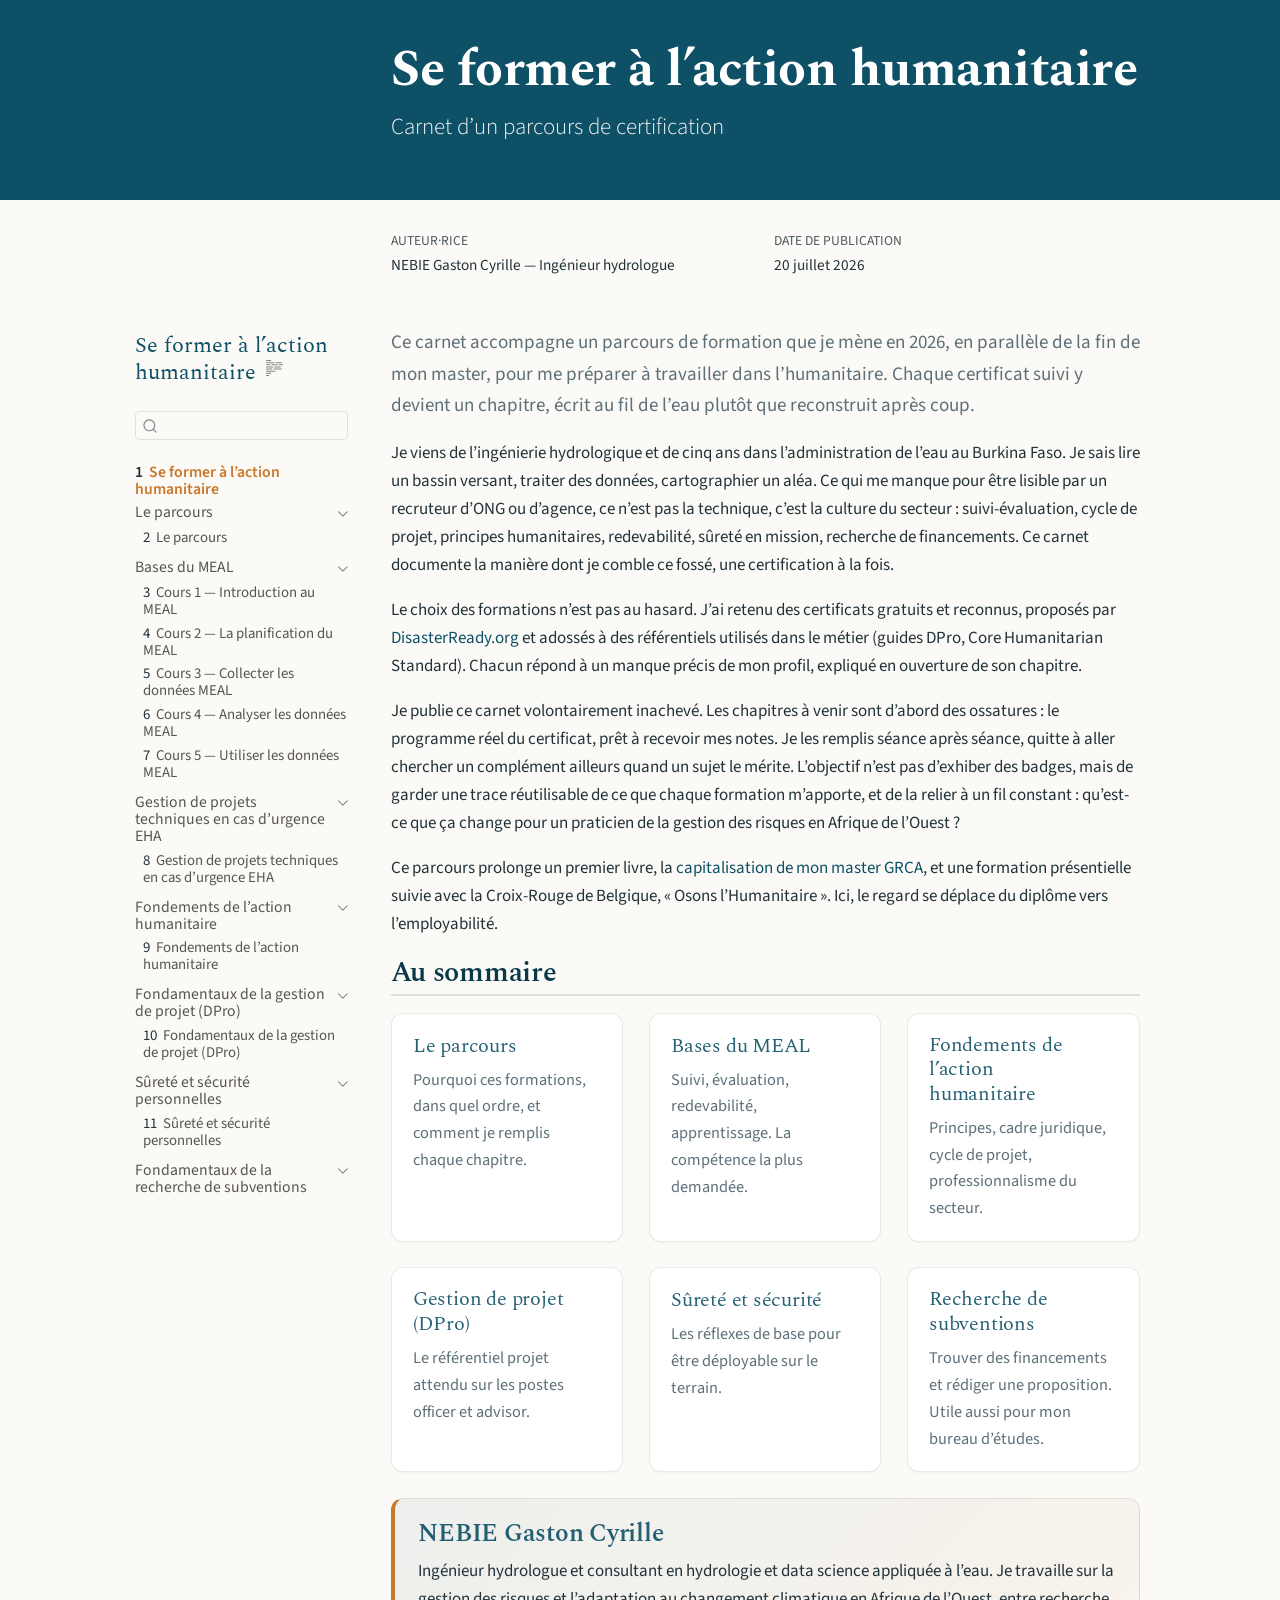
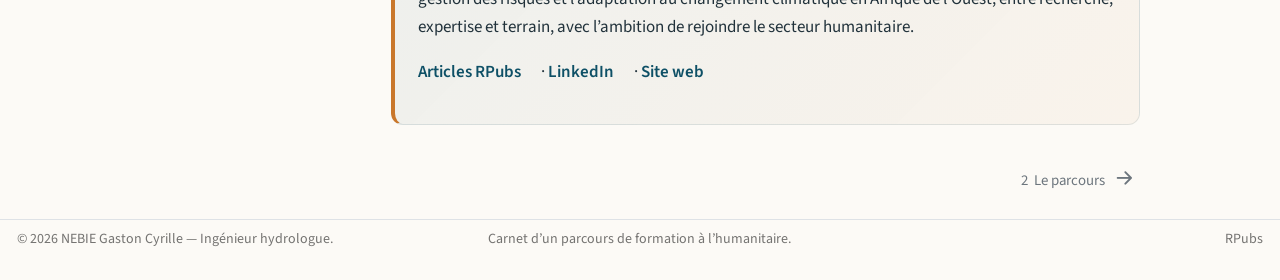
<file: docs/index.html>
<!DOCTYPE html>
<html xmlns="http://www.w3.org/1999/xhtml" lang="fr" xml:lang="fr"><head>

<meta charset="utf-8">
<meta name="generator" content="quarto-1.6.42">

<meta name="viewport" content="width=device-width, initial-scale=1.0, user-scalable=yes">

<meta name="author" content="NEBIE Gaston Cyrille — Ingénieur hydrologue">

<title>Se former à l’action humanitaire</title>
<style>
code{white-space: pre-wrap;}
span.smallcaps{font-variant: small-caps;}
div.columns{display: flex; gap: min(4vw, 1.5em);}
div.column{flex: auto; overflow-x: auto;}
div.hanging-indent{margin-left: 1.5em; text-indent: -1.5em;}
ul.task-list{list-style: none;}
ul.task-list li input[type="checkbox"] {
  width: 0.8em;
  margin: 0 0.8em 0.2em -1em; /* quarto-specific, see https://github.com/quarto-dev/quarto-cli/issues/4556 */ 
  vertical-align: middle;
}
</style>


<script src="site_libs/quarto-nav/quarto-nav.js"></script>
<script src="site_libs/quarto-nav/headroom.min.js"></script>
<script src="site_libs/clipboard/clipboard.min.js"></script>
<script src="site_libs/quarto-search/autocomplete.umd.js"></script>
<script src="site_libs/quarto-search/fuse.min.js"></script>
<script src="site_libs/quarto-search/quarto-search.js"></script>
<meta name="quarto:offset" content="./">
<link href="./00_le_parcours.html" rel="next">
<script src="site_libs/quarto-html/quarto.js"></script>
<script src="site_libs/quarto-html/popper.min.js"></script>
<script src="site_libs/quarto-html/tippy.umd.min.js"></script>
<script src="site_libs/quarto-html/anchor.min.js"></script>
<link href="site_libs/quarto-html/tippy.css" rel="stylesheet">
<link href="site_libs/quarto-html/quarto-syntax-highlighting-2f5df379a58b258e96c21c0638c20c03.css" rel="stylesheet" id="quarto-text-highlighting-styles">
<script src="site_libs/bootstrap/bootstrap.min.js"></script>
<link href="site_libs/bootstrap/bootstrap-icons.css" rel="stylesheet">
<link href="site_libs/bootstrap/bootstrap-fc1f64c0cba864bbd228f80e6de6ca9a.min.css" rel="stylesheet" append-hash="true" id="quarto-bootstrap" data-mode="light">
<script id="quarto-search-options" type="application/json">{
  "location": "sidebar",
  "copy-button": false,
  "collapse-after": 3,
  "panel-placement": "start",
  "type": "textbox",
  "limit": 50,
  "keyboard-shortcut": [
    "f",
    "/",
    "s"
  ],
  "show-item-context": false,
  "language": {
    "search-no-results-text": "Pas de résultats",
    "search-matching-documents-text": "documents trouvés",
    "search-copy-link-title": "Copier le lien vers la recherche",
    "search-hide-matches-text": "Cacher les correspondances additionnelles",
    "search-more-match-text": "correspondance de plus dans ce document",
    "search-more-matches-text": "correspondances de plus dans ce document",
    "search-clear-button-title": "Effacer",
    "search-text-placeholder": "",
    "search-detached-cancel-button-title": "Annuler",
    "search-submit-button-title": "Envoyer",
    "search-label": "Recherche"
  }
}</script>
<style>

      .quarto-title-block .quarto-title-banner h1,
      .quarto-title-block .quarto-title-banner h2,
      .quarto-title-block .quarto-title-banner h3,
      .quarto-title-block .quarto-title-banner h4,
      .quarto-title-block .quarto-title-banner h5,
      .quarto-title-block .quarto-title-banner h6
      {
        color: #ffffff;
      }

      .quarto-title-block .quarto-title-banner {
        color: #ffffff;
background: #0e5066;
      }
</style>


</head>

<body class="nav-sidebar floating fullcontent">

<div id="quarto-search-results"></div>
  <header id="quarto-header" class="headroom fixed-top quarto-banner">
  <nav class="quarto-secondary-nav">
    <div class="container-fluid d-flex">
      <button type="button" class="quarto-btn-toggle btn" data-bs-toggle="collapse" role="button" data-bs-target=".quarto-sidebar-collapse-item" aria-controls="quarto-sidebar" aria-expanded="false" aria-label="Basculer la barre latérale" onclick="if (window.quartoToggleHeadroom) { window.quartoToggleHeadroom(); }">
        <i class="bi bi-layout-text-sidebar-reverse"></i>
      </button>
        <nav class="quarto-page-breadcrumbs" aria-label="breadcrumb"><ol class="breadcrumb"><li class="breadcrumb-item"><a href="./index.html"><span class="chapter-number">1</span>&nbsp; <span class="chapter-title">Se former à l’action humanitaire</span></a></li></ol></nav>
        <a class="flex-grow-1" role="navigation" data-bs-toggle="collapse" data-bs-target=".quarto-sidebar-collapse-item" aria-controls="quarto-sidebar" aria-expanded="false" aria-label="Basculer la barre latérale" onclick="if (window.quartoToggleHeadroom) { window.quartoToggleHeadroom(); }">      
        </a>
      <button type="button" class="btn quarto-search-button" aria-label="Recherche" onclick="window.quartoOpenSearch();">
        <i class="bi bi-search"></i>
      </button>
    </div>
  </nav>
</header>
<!-- content -->
<header id="title-block-header" class="quarto-title-block default page-columns page-full">
  <div class="quarto-title-banner page-columns page-full">
    <div class="quarto-title column-body">
      <h1 class="title">Se former à l’action humanitaire</h1>
            <p class="subtitle lead">Carnet d’un parcours de certification</p>
                      </div>
  </div>
    
  
  <div class="quarto-title-meta">

      <div>
      <div class="quarto-title-meta-heading">Auteur·rice</div>
      <div class="quarto-title-meta-contents">
               <p>NEBIE Gaston Cyrille — Ingénieur hydrologue </p>
            </div>
    </div>
      
      <div>
      <div class="quarto-title-meta-heading">Date de publication</div>
      <div class="quarto-title-meta-contents">
        <p class="date">20 juillet 2026</p>
      </div>
    </div>
    
      
    </div>
    
  
  </header><div id="quarto-content" class="quarto-container page-columns page-rows-contents page-layout-article">
<!-- sidebar -->
  <nav id="quarto-sidebar" class="sidebar collapse collapse-horizontal quarto-sidebar-collapse-item sidebar-navigation floating overflow-auto">
    <div class="pt-lg-2 mt-2 text-left sidebar-header">
    <div class="sidebar-title mb-0 py-0">
      <a href="./">Se former à l’action humanitaire</a> 
        <div class="sidebar-tools-main">
  <a href="" class="quarto-reader-toggle quarto-navigation-tool px-1" onclick="window.quartoToggleReader(); return false;" title="Basculer en mode lecteur">
  <div class="quarto-reader-toggle-btn">
  <i class="bi"></i>
  </div>
</a>
</div>
    </div>
      </div>
        <div class="mt-2 flex-shrink-0 align-items-center">
        <div class="sidebar-search">
        <div id="quarto-search" class="" title="Recherche"></div>
        </div>
        </div>
    <div class="sidebar-menu-container"> 
    <ul class="list-unstyled mt-1">
        <li class="sidebar-item">
  <div class="sidebar-item-container"> 
  <a href="./index.html" class="sidebar-item-text sidebar-link active">
 <span class="menu-text"><span class="chapter-number">1</span>&nbsp; <span class="chapter-title">Se former à l’action humanitaire</span></span></a>
  </div>
</li>
        <li class="sidebar-item sidebar-item-section">
      <div class="sidebar-item-container"> 
            <a class="sidebar-item-text sidebar-link text-start" data-bs-toggle="collapse" data-bs-target="#quarto-sidebar-section-1" role="navigation" aria-expanded="true">
 <span class="menu-text">Le parcours</span></a>
          <a class="sidebar-item-toggle text-start" data-bs-toggle="collapse" data-bs-target="#quarto-sidebar-section-1" role="navigation" aria-expanded="true" aria-label="Basculer la section">
            <i class="bi bi-chevron-right ms-2"></i>
          </a> 
      </div>
      <ul id="quarto-sidebar-section-1" class="collapse list-unstyled sidebar-section depth1 show">  
          <li class="sidebar-item">
  <div class="sidebar-item-container"> 
  <a href="./00_le_parcours.html" class="sidebar-item-text sidebar-link">
 <span class="menu-text"><span class="chapter-number">2</span>&nbsp; <span class="chapter-title">Le parcours</span></span></a>
  </div>
</li>
      </ul>
  </li>
        <li class="sidebar-item sidebar-item-section">
      <div class="sidebar-item-container"> 
            <a href="./01_meal.html" class="sidebar-item-text sidebar-link">
 <span class="menu-text">Bases du MEAL</span></a>
          <a class="sidebar-item-toggle text-start" data-bs-toggle="collapse" data-bs-target="#quarto-sidebar-section-2" role="navigation" aria-expanded="true" aria-label="Basculer la section">
            <i class="bi bi-chevron-right ms-2"></i>
          </a> 
      </div>
      <ul id="quarto-sidebar-section-2" class="collapse list-unstyled sidebar-section depth1 show">  
          <li class="sidebar-item">
  <div class="sidebar-item-container"> 
  <a href="./01_meal_c1_introduction.html" class="sidebar-item-text sidebar-link">
 <span class="menu-text"><span class="chapter-number">3</span>&nbsp; <span class="chapter-title">Cours 1 — Introduction au MEAL</span></span></a>
  </div>
</li>
          <li class="sidebar-item">
  <div class="sidebar-item-container"> 
  <a href="./01_meal_c2_planification.html" class="sidebar-item-text sidebar-link">
 <span class="menu-text"><span class="chapter-number">4</span>&nbsp; <span class="chapter-title">Cours 2 — La planification du MEAL</span></span></a>
  </div>
</li>
          <li class="sidebar-item">
  <div class="sidebar-item-container"> 
  <a href="./01_meal_c3_collecte.html" class="sidebar-item-text sidebar-link">
 <span class="menu-text"><span class="chapter-number">5</span>&nbsp; <span class="chapter-title">Cours 3 — Collecter les données MEAL</span></span></a>
  </div>
</li>
          <li class="sidebar-item">
  <div class="sidebar-item-container"> 
  <a href="./01_meal_c4_analyse.html" class="sidebar-item-text sidebar-link">
 <span class="menu-text"><span class="chapter-number">6</span>&nbsp; <span class="chapter-title">Cours 4 — Analyser les données MEAL</span></span></a>
  </div>
</li>
          <li class="sidebar-item">
  <div class="sidebar-item-container"> 
  <a href="./01_meal_c5_utilisation.html" class="sidebar-item-text sidebar-link">
 <span class="menu-text"><span class="chapter-number">7</span>&nbsp; <span class="chapter-title">Cours 5 — Utiliser les données MEAL</span></span></a>
  </div>
</li>
      </ul>
  </li>
        <li class="sidebar-item sidebar-item-section">
      <div class="sidebar-item-container"> 
            <a class="sidebar-item-text sidebar-link text-start" data-bs-toggle="collapse" data-bs-target="#quarto-sidebar-section-3" role="navigation" aria-expanded="true">
 <span class="menu-text">Gestion de projets techniques en cas d’urgence EHA</span></a>
          <a class="sidebar-item-toggle text-start" data-bs-toggle="collapse" data-bs-target="#quarto-sidebar-section-3" role="navigation" aria-expanded="true" aria-label="Basculer la section">
            <i class="bi bi-chevron-right ms-2"></i>
          </a> 
      </div>
      <ul id="quarto-sidebar-section-3" class="collapse list-unstyled sidebar-section depth1 show">  
          <li class="sidebar-item">
  <div class="sidebar-item-container"> 
  <a href="./06_wash_tpm.html" class="sidebar-item-text sidebar-link">
 <span class="menu-text"><span class="chapter-number">8</span>&nbsp; <span class="chapter-title">Gestion de projets techniques en cas d’urgence EHA</span></span></a>
  </div>
</li>
      </ul>
  </li>
        <li class="sidebar-item sidebar-item-section">
      <div class="sidebar-item-container"> 
            <a class="sidebar-item-text sidebar-link text-start" data-bs-toggle="collapse" data-bs-target="#quarto-sidebar-section-4" role="navigation" aria-expanded="true">
 <span class="menu-text">Fondements de l’action humanitaire</span></a>
          <a class="sidebar-item-toggle text-start" data-bs-toggle="collapse" data-bs-target="#quarto-sidebar-section-4" role="navigation" aria-expanded="true" aria-label="Basculer la section">
            <i class="bi bi-chevron-right ms-2"></i>
          </a> 
      </div>
      <ul id="quarto-sidebar-section-4" class="collapse list-unstyled sidebar-section depth1 show">  
          <li class="sidebar-item">
  <div class="sidebar-item-container"> 
  <a href="./02_action_humanitaire.html" class="sidebar-item-text sidebar-link">
 <span class="menu-text"><span class="chapter-number">9</span>&nbsp; <span class="chapter-title">Fondements de l’action humanitaire</span></span></a>
  </div>
</li>
      </ul>
  </li>
        <li class="sidebar-item sidebar-item-section">
      <div class="sidebar-item-container"> 
            <a class="sidebar-item-text sidebar-link text-start" data-bs-toggle="collapse" data-bs-target="#quarto-sidebar-section-5" role="navigation" aria-expanded="true">
 <span class="menu-text">Fondamentaux de la gestion de projet (DPro)</span></a>
          <a class="sidebar-item-toggle text-start" data-bs-toggle="collapse" data-bs-target="#quarto-sidebar-section-5" role="navigation" aria-expanded="true" aria-label="Basculer la section">
            <i class="bi bi-chevron-right ms-2"></i>
          </a> 
      </div>
      <ul id="quarto-sidebar-section-5" class="collapse list-unstyled sidebar-section depth1 show">  
          <li class="sidebar-item">
  <div class="sidebar-item-container"> 
  <a href="./03_gestion_projet.html" class="sidebar-item-text sidebar-link">
 <span class="menu-text"><span class="chapter-number">10</span>&nbsp; <span class="chapter-title">Fondamentaux de la gestion de projet (DPro)</span></span></a>
  </div>
</li>
      </ul>
  </li>
        <li class="sidebar-item sidebar-item-section">
      <div class="sidebar-item-container"> 
            <a class="sidebar-item-text sidebar-link text-start" data-bs-toggle="collapse" data-bs-target="#quarto-sidebar-section-6" role="navigation" aria-expanded="true">
 <span class="menu-text">Sûreté et sécurité personnelles</span></a>
          <a class="sidebar-item-toggle text-start" data-bs-toggle="collapse" data-bs-target="#quarto-sidebar-section-6" role="navigation" aria-expanded="true" aria-label="Basculer la section">
            <i class="bi bi-chevron-right ms-2"></i>
          </a> 
      </div>
      <ul id="quarto-sidebar-section-6" class="collapse list-unstyled sidebar-section depth1 show">  
          <li class="sidebar-item">
  <div class="sidebar-item-container"> 
  <a href="./04_surete_securite.html" class="sidebar-item-text sidebar-link">
 <span class="menu-text"><span class="chapter-number">11</span>&nbsp; <span class="chapter-title">Sûreté et sécurité personnelles</span></span></a>
  </div>
</li>
      </ul>
  </li>
        <li class="sidebar-item sidebar-item-section">
      <div class="sidebar-item-container"> 
            <a class="sidebar-item-text sidebar-link text-start" data-bs-toggle="collapse" data-bs-target="#quarto-sidebar-section-7" role="navigation" aria-expanded="true">
 <span class="menu-text">Fondamentaux de la recherche de subventions</span></a>
          <a class="sidebar-item-toggle text-start" data-bs-toggle="collapse" data-bs-target="#quarto-sidebar-section-7" role="navigation" aria-expanded="true" aria-label="Basculer la section">
            <i class="bi bi-chevron-right ms-2"></i>
          </a> 
      </div>
      <ul id="quarto-sidebar-section-7" class="collapse list-unstyled sidebar-section depth1 show">  
          <li class="sidebar-item">
  <div class="sidebar-item-container"> 
  <a href="./05_recherche_subventions.html" class="sidebar-item-text sidebar-link">
 <span class="menu-text"><span class="chapter-number">12</span>&nbsp; <span class="chapter-title">Fondamentaux de la recherche de subventions</span></span></a>
  </div>
</li>
      </ul>
  </li>
    </ul>
    </div>
</nav>
<div id="quarto-sidebar-glass" class="quarto-sidebar-collapse-item" data-bs-toggle="collapse" data-bs-target=".quarto-sidebar-collapse-item"></div>
<!-- margin-sidebar -->
    
<!-- main -->
<main class="content quarto-banner-title-block" id="quarto-document-content">





<div class="home-intro">
<p>Ce carnet accompagne un parcours de formation que je mène en 2026, en parallèle de la fin de mon master, pour me préparer à travailler dans l’humanitaire. Chaque certificat suivi y devient un chapitre, écrit au fil de l’eau plutôt que reconstruit après coup.</p>
</div>
<p>Je viens de l’ingénierie hydrologique et de cinq ans dans l’administration de l’eau au Burkina Faso. Je sais lire un bassin versant, traiter des données, cartographier un aléa. Ce qui me manque pour être lisible par un recruteur d’ONG ou d’agence, ce n’est pas la technique, c’est la culture du secteur : suivi-évaluation, cycle de projet, principes humanitaires, redevabilité, sûreté en mission, recherche de financements. Ce carnet documente la manière dont je comble ce fossé, une certification à la fois.</p>
<p>Le choix des formations n’est pas au hasard. J’ai retenu des certificats gratuits et reconnus, proposés par <a href="https://www.disasterready.org/">DisasterReady.org</a> et adossés à des référentiels utilisés dans le métier (guides DPro, Core Humanitarian Standard). Chacun répond à un manque précis de mon profil, expliqué en ouverture de son chapitre.</p>
<p>Je publie ce carnet volontairement inachevé. Les chapitres à venir sont d’abord des ossatures : le programme réel du certificat, prêt à recevoir mes notes. Je les remplis séance après séance, quitte à aller chercher un complément ailleurs quand un sujet le mérite. L’objectif n’est pas d’exhiber des badges, mais de garder une trace réutilisable de ce que chaque formation m’apporte, et de la relier à un fil constant : qu’est-ce que ça change pour un praticien de la gestion des risques en Afrique de l’Ouest ?</p>
<p>Ce parcours prolonge un premier livre, la <a href="https://ngastoncyrille.github.io/master-GRCA/">capitalisation de mon master GRCA</a>, et une formation présentielle suivie avec la Croix-Rouge de Belgique, « Osons l’Humanitaire ». Ici, le regard se déplace du diplôme vers l’employabilité.</p>
<section id="au-sommaire" class="level2 unnumbered">
<h2 class="unnumbered anchored" data-anchor-id="au-sommaire">Au sommaire</h2>
<div class="grid home-cards">
<section id="le-parcours" class="level3 g-col-12 g-col-md-6 g-col-lg-4 home-card">
<h3 class="anchored" data-anchor-id="le-parcours"><a href="./00_le_parcours.html">Le parcours</a></h3>
<p>Pourquoi ces formations, dans quel ordre, et comment je remplis chaque chapitre.</p>
</section>
<section id="bases-du-meal" class="level3 g-col-12 g-col-md-6 g-col-lg-4 home-card">
<h3 class="anchored" data-anchor-id="bases-du-meal"><a href="./01_meal.html">Bases du MEAL</a></h3>
<p>Suivi, évaluation, redevabilité, apprentissage. La compétence la plus demandée.</p>
</section>
<section id="fondements-de-laction-humanitaire" class="level3 g-col-12 g-col-md-6 g-col-lg-4 home-card">
<h3 class="anchored" data-anchor-id="fondements-de-laction-humanitaire"><a href="./02_action_humanitaire.html">Fondements de l’action humanitaire</a></h3>
<p>Principes, cadre juridique, cycle de projet, professionnalisme du secteur.</p>
</section>
<section id="gestion-de-projet-dpro" class="level3 g-col-12 g-col-md-6 g-col-lg-4 home-card">
<h3 class="anchored" data-anchor-id="gestion-de-projet-dpro"><a href="./03_gestion_projet.html">Gestion de projet (DPro)</a></h3>
<p>Le référentiel projet attendu sur les postes officer et advisor.</p>
</section>
<section id="sûreté-et-sécurité" class="level3 g-col-12 g-col-md-6 g-col-lg-4 home-card">
<h3 class="anchored" data-anchor-id="sûreté-et-sécurité"><a href="./04_surete_securite.html">Sûreté et sécurité</a></h3>
<p>Les réflexes de base pour être déployable sur le terrain.</p>
</section>
<section id="recherche-de-subventions" class="level3 g-col-12 g-col-md-6 g-col-lg-4 home-card">
<h3 class="anchored" data-anchor-id="recherche-de-subventions"><a href="./05_recherche_subventions.html">Recherche de subventions</a></h3>
<p>Trouver des financements et rédiger une proposition. Utile aussi pour mon bureau d’études.</p>
</section>
</div>
<div class="author-card">
<section id="nebie-gaston-cyrille" class="level3 author-text">
<h3 class="anchored" data-anchor-id="nebie-gaston-cyrille">NEBIE Gaston Cyrille</h3>
<p>Ingénieur hydrologue et consultant en hydrologie et data science appliquée à l’eau. Je travaille sur la gestion des risques et l’adaptation au changement climatique en Afrique de l’Ouest, entre recherche, expertise et terrain, avec l’ambition de rejoindre le secteur humanitaire.</p>
<div class="author-links">
<p><a href="https://rpubs.com/nebiegc">Articles RPubs</a> · <a href="https://www.linkedin.com/in/gaston-cyrille-nebie-a2a977222/">LinkedIn</a> · <a href="https://ngastoncyrille.github.io/">Site web</a></p>
</div>
</section>
</div>


</section>

</main> <!-- /main -->
<script id="quarto-html-after-body" type="application/javascript">
window.document.addEventListener("DOMContentLoaded", function (event) {
  const toggleBodyColorMode = (bsSheetEl) => {
    const mode = bsSheetEl.getAttribute("data-mode");
    const bodyEl = window.document.querySelector("body");
    if (mode === "dark") {
      bodyEl.classList.add("quarto-dark");
      bodyEl.classList.remove("quarto-light");
    } else {
      bodyEl.classList.add("quarto-light");
      bodyEl.classList.remove("quarto-dark");
    }
  }
  const toggleBodyColorPrimary = () => {
    const bsSheetEl = window.document.querySelector("link#quarto-bootstrap");
    if (bsSheetEl) {
      toggleBodyColorMode(bsSheetEl);
    }
  }
  toggleBodyColorPrimary();  
  const icon = "";
  const anchorJS = new window.AnchorJS();
  anchorJS.options = {
    placement: 'right',
    icon: icon
  };
  anchorJS.add('.anchored');
  const isCodeAnnotation = (el) => {
    for (const clz of el.classList) {
      if (clz.startsWith('code-annotation-')) {                     
        return true;
      }
    }
    return false;
  }
  const onCopySuccess = function(e) {
    // button target
    const button = e.trigger;
    // don't keep focus
    button.blur();
    // flash "checked"
    button.classList.add('code-copy-button-checked');
    var currentTitle = button.getAttribute("title");
    button.setAttribute("title", "Copié");
    let tooltip;
    if (window.bootstrap) {
      button.setAttribute("data-bs-toggle", "tooltip");
      button.setAttribute("data-bs-placement", "left");
      button.setAttribute("data-bs-title", "Copié");
      tooltip = new bootstrap.Tooltip(button, 
        { trigger: "manual", 
          customClass: "code-copy-button-tooltip",
          offset: [0, -8]});
      tooltip.show();    
    }
    setTimeout(function() {
      if (tooltip) {
        tooltip.hide();
        button.removeAttribute("data-bs-title");
        button.removeAttribute("data-bs-toggle");
        button.removeAttribute("data-bs-placement");
      }
      button.setAttribute("title", currentTitle);
      button.classList.remove('code-copy-button-checked');
    }, 1000);
    // clear code selection
    e.clearSelection();
  }
  const getTextToCopy = function(trigger) {
      const codeEl = trigger.previousElementSibling.cloneNode(true);
      for (const childEl of codeEl.children) {
        if (isCodeAnnotation(childEl)) {
          childEl.remove();
        }
      }
      return codeEl.innerText;
  }
  const clipboard = new window.ClipboardJS('.code-copy-button:not([data-in-quarto-modal])', {
    text: getTextToCopy
  });
  clipboard.on('success', onCopySuccess);
  if (window.document.getElementById('quarto-embedded-source-code-modal')) {
    const clipboardModal = new window.ClipboardJS('.code-copy-button[data-in-quarto-modal]', {
      text: getTextToCopy,
      container: window.document.getElementById('quarto-embedded-source-code-modal')
    });
    clipboardModal.on('success', onCopySuccess);
  }
    var localhostRegex = new RegExp(/^(?:http|https):\/\/localhost\:?[0-9]*\//);
    var mailtoRegex = new RegExp(/^mailto:/);
      var filterRegex = new RegExp('/' + window.location.host + '/');
    var isInternal = (href) => {
        return filterRegex.test(href) || localhostRegex.test(href) || mailtoRegex.test(href);
    }
    // Inspect non-navigation links and adorn them if external
 	var links = window.document.querySelectorAll('a[href]:not(.nav-link):not(.navbar-brand):not(.toc-action):not(.sidebar-link):not(.sidebar-item-toggle):not(.pagination-link):not(.no-external):not([aria-hidden]):not(.dropdown-item):not(.quarto-navigation-tool):not(.about-link)');
    for (var i=0; i<links.length; i++) {
      const link = links[i];
      if (!isInternal(link.href)) {
        // undo the damage that might have been done by quarto-nav.js in the case of
        // links that we want to consider external
        if (link.dataset.originalHref !== undefined) {
          link.href = link.dataset.originalHref;
        }
      }
    }
  function tippyHover(el, contentFn, onTriggerFn, onUntriggerFn) {
    const config = {
      allowHTML: true,
      maxWidth: 500,
      delay: 100,
      arrow: false,
      appendTo: function(el) {
          return el.parentElement;
      },
      interactive: true,
      interactiveBorder: 10,
      theme: 'quarto',
      placement: 'bottom-start',
    };
    if (contentFn) {
      config.content = contentFn;
    }
    if (onTriggerFn) {
      config.onTrigger = onTriggerFn;
    }
    if (onUntriggerFn) {
      config.onUntrigger = onUntriggerFn;
    }
    window.tippy(el, config); 
  }
  const noterefs = window.document.querySelectorAll('a[role="doc-noteref"]');
  for (var i=0; i<noterefs.length; i++) {
    const ref = noterefs[i];
    tippyHover(ref, function() {
      // use id or data attribute instead here
      let href = ref.getAttribute('data-footnote-href') || ref.getAttribute('href');
      try { href = new URL(href).hash; } catch {}
      const id = href.replace(/^#\/?/, "");
      const note = window.document.getElementById(id);
      if (note) {
        return note.innerHTML;
      } else {
        return "";
      }
    });
  }
  const xrefs = window.document.querySelectorAll('a.quarto-xref');
  const processXRef = (id, note) => {
    // Strip column container classes
    const stripColumnClz = (el) => {
      el.classList.remove("page-full", "page-columns");
      if (el.children) {
        for (const child of el.children) {
          stripColumnClz(child);
        }
      }
    }
    stripColumnClz(note)
    if (id === null || id.startsWith('sec-')) {
      // Special case sections, only their first couple elements
      const container = document.createElement("div");
      if (note.children && note.children.length > 2) {
        container.appendChild(note.children[0].cloneNode(true));
        for (let i = 1; i < note.children.length; i++) {
          const child = note.children[i];
          if (child.tagName === "P" && child.innerText === "") {
            continue;
          } else {
            container.appendChild(child.cloneNode(true));
            break;
          }
        }
        if (window.Quarto?.typesetMath) {
          window.Quarto.typesetMath(container);
        }
        return container.innerHTML
      } else {
        if (window.Quarto?.typesetMath) {
          window.Quarto.typesetMath(note);
        }
        return note.innerHTML;
      }
    } else {
      // Remove any anchor links if they are present
      const anchorLink = note.querySelector('a.anchorjs-link');
      if (anchorLink) {
        anchorLink.remove();
      }
      if (window.Quarto?.typesetMath) {
        window.Quarto.typesetMath(note);
      }
      if (note.classList.contains("callout")) {
        return note.outerHTML;
      } else {
        return note.innerHTML;
      }
    }
  }
  for (var i=0; i<xrefs.length; i++) {
    const xref = xrefs[i];
    tippyHover(xref, undefined, function(instance) {
      instance.disable();
      let url = xref.getAttribute('href');
      let hash = undefined; 
      if (url.startsWith('#')) {
        hash = url;
      } else {
        try { hash = new URL(url).hash; } catch {}
      }
      if (hash) {
        const id = hash.replace(/^#\/?/, "");
        const note = window.document.getElementById(id);
        if (note !== null) {
          try {
            const html = processXRef(id, note.cloneNode(true));
            instance.setContent(html);
          } finally {
            instance.enable();
            instance.show();
          }
        } else {
          // See if we can fetch this
          fetch(url.split('#')[0])
          .then(res => res.text())
          .then(html => {
            const parser = new DOMParser();
            const htmlDoc = parser.parseFromString(html, "text/html");
            const note = htmlDoc.getElementById(id);
            if (note !== null) {
              const html = processXRef(id, note);
              instance.setContent(html);
            } 
          }).finally(() => {
            instance.enable();
            instance.show();
          });
        }
      } else {
        // See if we can fetch a full url (with no hash to target)
        // This is a special case and we should probably do some content thinning / targeting
        fetch(url)
        .then(res => res.text())
        .then(html => {
          const parser = new DOMParser();
          const htmlDoc = parser.parseFromString(html, "text/html");
          const note = htmlDoc.querySelector('main.content');
          if (note !== null) {
            // This should only happen for chapter cross references
            // (since there is no id in the URL)
            // remove the first header
            if (note.children.length > 0 && note.children[0].tagName === "HEADER") {
              note.children[0].remove();
            }
            const html = processXRef(null, note);
            instance.setContent(html);
          } 
        }).finally(() => {
          instance.enable();
          instance.show();
        });
      }
    }, function(instance) {
    });
  }
      let selectedAnnoteEl;
      const selectorForAnnotation = ( cell, annotation) => {
        let cellAttr = 'data-code-cell="' + cell + '"';
        let lineAttr = 'data-code-annotation="' +  annotation + '"';
        const selector = 'span[' + cellAttr + '][' + lineAttr + ']';
        return selector;
      }
      const selectCodeLines = (annoteEl) => {
        const doc = window.document;
        const targetCell = annoteEl.getAttribute("data-target-cell");
        const targetAnnotation = annoteEl.getAttribute("data-target-annotation");
        const annoteSpan = window.document.querySelector(selectorForAnnotation(targetCell, targetAnnotation));
        const lines = annoteSpan.getAttribute("data-code-lines").split(",");
        const lineIds = lines.map((line) => {
          return targetCell + "-" + line;
        })
        let top = null;
        let height = null;
        let parent = null;
        if (lineIds.length > 0) {
            //compute the position of the single el (top and bottom and make a div)
            const el = window.document.getElementById(lineIds[0]);
            top = el.offsetTop;
            height = el.offsetHeight;
            parent = el.parentElement.parentElement;
          if (lineIds.length > 1) {
            const lastEl = window.document.getElementById(lineIds[lineIds.length - 1]);
            const bottom = lastEl.offsetTop + lastEl.offsetHeight;
            height = bottom - top;
          }
          if (top !== null && height !== null && parent !== null) {
            // cook up a div (if necessary) and position it 
            let div = window.document.getElementById("code-annotation-line-highlight");
            if (div === null) {
              div = window.document.createElement("div");
              div.setAttribute("id", "code-annotation-line-highlight");
              div.style.position = 'absolute';
              parent.appendChild(div);
            }
            div.style.top = top - 2 + "px";
            div.style.height = height + 4 + "px";
            div.style.left = 0;
            let gutterDiv = window.document.getElementById("code-annotation-line-highlight-gutter");
            if (gutterDiv === null) {
              gutterDiv = window.document.createElement("div");
              gutterDiv.setAttribute("id", "code-annotation-line-highlight-gutter");
              gutterDiv.style.position = 'absolute';
              const codeCell = window.document.getElementById(targetCell);
              const gutter = codeCell.querySelector('.code-annotation-gutter');
              gutter.appendChild(gutterDiv);
            }
            gutterDiv.style.top = top - 2 + "px";
            gutterDiv.style.height = height + 4 + "px";
          }
          selectedAnnoteEl = annoteEl;
        }
      };
      const unselectCodeLines = () => {
        const elementsIds = ["code-annotation-line-highlight", "code-annotation-line-highlight-gutter"];
        elementsIds.forEach((elId) => {
          const div = window.document.getElementById(elId);
          if (div) {
            div.remove();
          }
        });
        selectedAnnoteEl = undefined;
      };
        // Handle positioning of the toggle
    window.addEventListener(
      "resize",
      throttle(() => {
        elRect = undefined;
        if (selectedAnnoteEl) {
          selectCodeLines(selectedAnnoteEl);
        }
      }, 10)
    );
    function throttle(fn, ms) {
    let throttle = false;
    let timer;
      return (...args) => {
        if(!throttle) { // first call gets through
            fn.apply(this, args);
            throttle = true;
        } else { // all the others get throttled
            if(timer) clearTimeout(timer); // cancel #2
            timer = setTimeout(() => {
              fn.apply(this, args);
              timer = throttle = false;
            }, ms);
        }
      };
    }
      // Attach click handler to the DT
      const annoteDls = window.document.querySelectorAll('dt[data-target-cell]');
      for (const annoteDlNode of annoteDls) {
        annoteDlNode.addEventListener('click', (event) => {
          const clickedEl = event.target;
          if (clickedEl !== selectedAnnoteEl) {
            unselectCodeLines();
            const activeEl = window.document.querySelector('dt[data-target-cell].code-annotation-active');
            if (activeEl) {
              activeEl.classList.remove('code-annotation-active');
            }
            selectCodeLines(clickedEl);
            clickedEl.classList.add('code-annotation-active');
          } else {
            // Unselect the line
            unselectCodeLines();
            clickedEl.classList.remove('code-annotation-active');
          }
        });
      }
  const findCites = (el) => {
    const parentEl = el.parentElement;
    if (parentEl) {
      const cites = parentEl.dataset.cites;
      if (cites) {
        return {
          el,
          cites: cites.split(' ')
        };
      } else {
        return findCites(el.parentElement)
      }
    } else {
      return undefined;
    }
  };
  var bibliorefs = window.document.querySelectorAll('a[role="doc-biblioref"]');
  for (var i=0; i<bibliorefs.length; i++) {
    const ref = bibliorefs[i];
    const citeInfo = findCites(ref);
    if (citeInfo) {
      tippyHover(citeInfo.el, function() {
        var popup = window.document.createElement('div');
        citeInfo.cites.forEach(function(cite) {
          var citeDiv = window.document.createElement('div');
          citeDiv.classList.add('hanging-indent');
          citeDiv.classList.add('csl-entry');
          var biblioDiv = window.document.getElementById('ref-' + cite);
          if (biblioDiv) {
            citeDiv.innerHTML = biblioDiv.innerHTML;
          }
          popup.appendChild(citeDiv);
        });
        return popup.innerHTML;
      });
    }
  }
});
</script>
<nav class="page-navigation">
  <div class="nav-page nav-page-previous">
  </div>
  <div class="nav-page nav-page-next">
      <a href="./00_le_parcours.html" class="pagination-link" aria-label="Le parcours">
        <span class="nav-page-text"><span class="chapter-number">2</span>&nbsp; <span class="chapter-title">Le parcours</span></span> <i class="bi bi-arrow-right-short"></i>
      </a>
  </div>
</nav>
</div> <!-- /content -->
<footer class="footer">
  <div class="nav-footer">
    <div class="nav-footer-left">
<p>© 2026 NEBIE Gaston Cyrille — Ingénieur hydrologue.</p>
</div>   
    <div class="nav-footer-center">
<p>Carnet d’un parcours de formation à l’humanitaire.</p>
</div>
    <div class="nav-footer-right">
<p><a href="https://rpubs.com/nebiegc">RPubs</a></p>
</div>
  </div>
</footer>




</body></html>
</file>
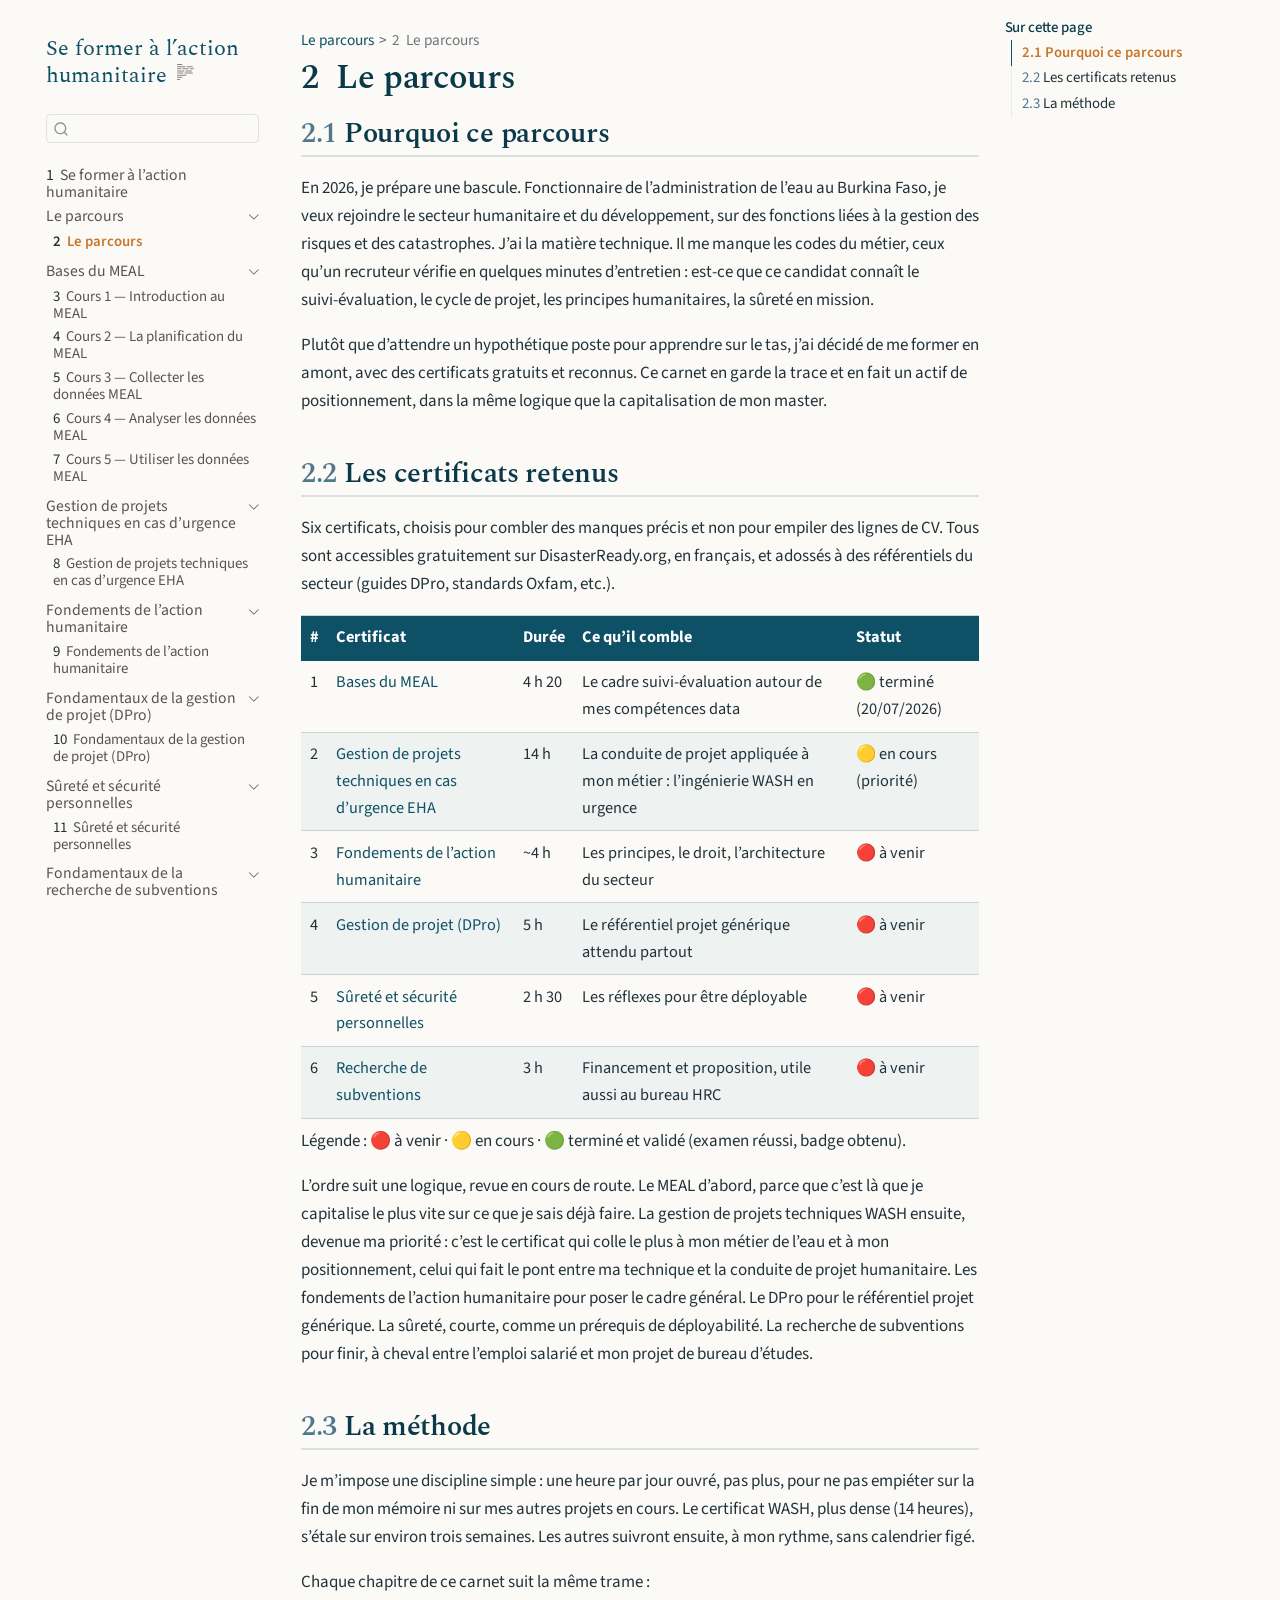
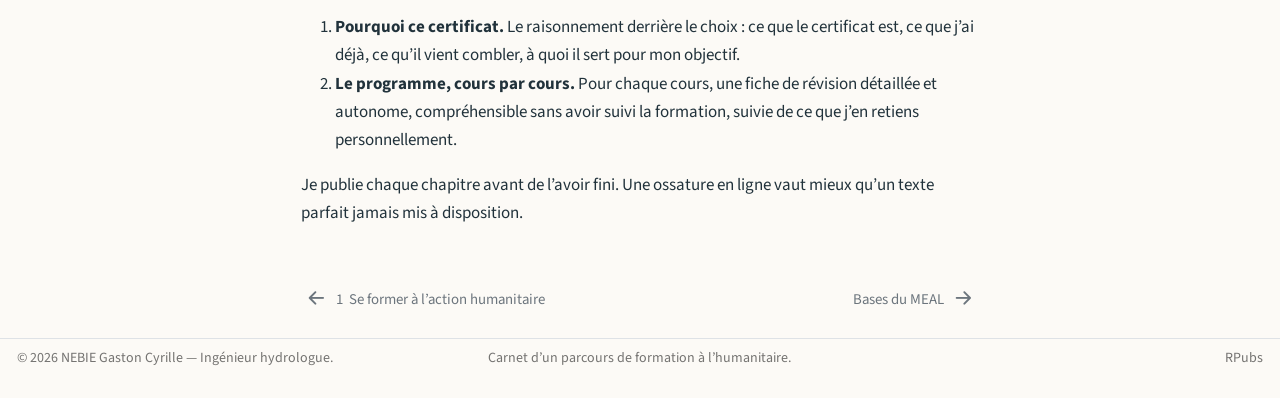
<file: docs/00_le_parcours.html>
<!DOCTYPE html>
<html xmlns="http://www.w3.org/1999/xhtml" lang="fr" xml:lang="fr"><head>

<meta charset="utf-8">
<meta name="generator" content="quarto-1.6.42">

<meta name="viewport" content="width=device-width, initial-scale=1.0, user-scalable=yes">


<title>2&nbsp; Le parcours – Se former à l'action humanitaire</title>
<style>
code{white-space: pre-wrap;}
span.smallcaps{font-variant: small-caps;}
div.columns{display: flex; gap: min(4vw, 1.5em);}
div.column{flex: auto; overflow-x: auto;}
div.hanging-indent{margin-left: 1.5em; text-indent: -1.5em;}
ul.task-list{list-style: none;}
ul.task-list li input[type="checkbox"] {
  width: 0.8em;
  margin: 0 0.8em 0.2em -1em; /* quarto-specific, see https://github.com/quarto-dev/quarto-cli/issues/4556 */ 
  vertical-align: middle;
}
</style>


<script src="site_libs/quarto-nav/quarto-nav.js"></script>
<script src="site_libs/quarto-nav/headroom.min.js"></script>
<script src="site_libs/clipboard/clipboard.min.js"></script>
<script src="site_libs/quarto-search/autocomplete.umd.js"></script>
<script src="site_libs/quarto-search/fuse.min.js"></script>
<script src="site_libs/quarto-search/quarto-search.js"></script>
<meta name="quarto:offset" content="./">
<link href="./01_meal.html" rel="next">
<link href="./index.html" rel="prev">
<script src="site_libs/quarto-html/quarto.js"></script>
<script src="site_libs/quarto-html/popper.min.js"></script>
<script src="site_libs/quarto-html/tippy.umd.min.js"></script>
<script src="site_libs/quarto-html/anchor.min.js"></script>
<link href="site_libs/quarto-html/tippy.css" rel="stylesheet">
<link href="site_libs/quarto-html/quarto-syntax-highlighting-2f5df379a58b258e96c21c0638c20c03.css" rel="stylesheet" id="quarto-text-highlighting-styles">
<script src="site_libs/bootstrap/bootstrap.min.js"></script>
<link href="site_libs/bootstrap/bootstrap-icons.css" rel="stylesheet">
<link href="site_libs/bootstrap/bootstrap-fc1f64c0cba864bbd228f80e6de6ca9a.min.css" rel="stylesheet" append-hash="true" id="quarto-bootstrap" data-mode="light">
<script id="quarto-search-options" type="application/json">{
  "location": "sidebar",
  "copy-button": false,
  "collapse-after": 3,
  "panel-placement": "start",
  "type": "textbox",
  "limit": 50,
  "keyboard-shortcut": [
    "f",
    "/",
    "s"
  ],
  "show-item-context": false,
  "language": {
    "search-no-results-text": "Pas de résultats",
    "search-matching-documents-text": "documents trouvés",
    "search-copy-link-title": "Copier le lien vers la recherche",
    "search-hide-matches-text": "Cacher les correspondances additionnelles",
    "search-more-match-text": "correspondance de plus dans ce document",
    "search-more-matches-text": "correspondances de plus dans ce document",
    "search-clear-button-title": "Effacer",
    "search-text-placeholder": "",
    "search-detached-cancel-button-title": "Annuler",
    "search-submit-button-title": "Envoyer",
    "search-label": "Recherche"
  }
}</script>


</head>

<body class="nav-sidebar floating">

<div id="quarto-search-results"></div>
  <header id="quarto-header" class="headroom fixed-top">
  <nav class="quarto-secondary-nav">
    <div class="container-fluid d-flex">
      <button type="button" class="quarto-btn-toggle btn" data-bs-toggle="collapse" role="button" data-bs-target=".quarto-sidebar-collapse-item" aria-controls="quarto-sidebar" aria-expanded="false" aria-label="Basculer la barre latérale" onclick="if (window.quartoToggleHeadroom) { window.quartoToggleHeadroom(); }">
        <i class="bi bi-layout-text-sidebar-reverse"></i>
      </button>
        <nav class="quarto-page-breadcrumbs" aria-label="breadcrumb"><ol class="breadcrumb"><li class="breadcrumb-item"><a href="./00_le_parcours.html">Le parcours</a></li><li class="breadcrumb-item"><a href="./00_le_parcours.html"><span class="chapter-number">2</span>&nbsp; <span class="chapter-title">Le parcours</span></a></li></ol></nav>
        <a class="flex-grow-1" role="navigation" data-bs-toggle="collapse" data-bs-target=".quarto-sidebar-collapse-item" aria-controls="quarto-sidebar" aria-expanded="false" aria-label="Basculer la barre latérale" onclick="if (window.quartoToggleHeadroom) { window.quartoToggleHeadroom(); }">      
        </a>
      <button type="button" class="btn quarto-search-button" aria-label="Recherche" onclick="window.quartoOpenSearch();">
        <i class="bi bi-search"></i>
      </button>
    </div>
  </nav>
</header>
<!-- content -->
<div id="quarto-content" class="quarto-container page-columns page-rows-contents page-layout-article">
<!-- sidebar -->
  <nav id="quarto-sidebar" class="sidebar collapse collapse-horizontal quarto-sidebar-collapse-item sidebar-navigation floating overflow-auto">
    <div class="pt-lg-2 mt-2 text-left sidebar-header">
    <div class="sidebar-title mb-0 py-0">
      <a href="./">Se former à l’action humanitaire</a> 
        <div class="sidebar-tools-main">
  <a href="" class="quarto-reader-toggle quarto-navigation-tool px-1" onclick="window.quartoToggleReader(); return false;" title="Basculer en mode lecteur">
  <div class="quarto-reader-toggle-btn">
  <i class="bi"></i>
  </div>
</a>
</div>
    </div>
      </div>
        <div class="mt-2 flex-shrink-0 align-items-center">
        <div class="sidebar-search">
        <div id="quarto-search" class="" title="Recherche"></div>
        </div>
        </div>
    <div class="sidebar-menu-container"> 
    <ul class="list-unstyled mt-1">
        <li class="sidebar-item">
  <div class="sidebar-item-container"> 
  <a href="./index.html" class="sidebar-item-text sidebar-link">
 <span class="menu-text"><span class="chapter-number">1</span>&nbsp; <span class="chapter-title">Se former à l’action humanitaire</span></span></a>
  </div>
</li>
        <li class="sidebar-item sidebar-item-section">
      <div class="sidebar-item-container"> 
            <a class="sidebar-item-text sidebar-link text-start" data-bs-toggle="collapse" data-bs-target="#quarto-sidebar-section-1" role="navigation" aria-expanded="true">
 <span class="menu-text">Le parcours</span></a>
          <a class="sidebar-item-toggle text-start" data-bs-toggle="collapse" data-bs-target="#quarto-sidebar-section-1" role="navigation" aria-expanded="true" aria-label="Basculer la section">
            <i class="bi bi-chevron-right ms-2"></i>
          </a> 
      </div>
      <ul id="quarto-sidebar-section-1" class="collapse list-unstyled sidebar-section depth1 show">  
          <li class="sidebar-item">
  <div class="sidebar-item-container"> 
  <a href="./00_le_parcours.html" class="sidebar-item-text sidebar-link active">
 <span class="menu-text"><span class="chapter-number">2</span>&nbsp; <span class="chapter-title">Le parcours</span></span></a>
  </div>
</li>
      </ul>
  </li>
        <li class="sidebar-item sidebar-item-section">
      <div class="sidebar-item-container"> 
            <a href="./01_meal.html" class="sidebar-item-text sidebar-link">
 <span class="menu-text">Bases du MEAL</span></a>
          <a class="sidebar-item-toggle text-start" data-bs-toggle="collapse" data-bs-target="#quarto-sidebar-section-2" role="navigation" aria-expanded="true" aria-label="Basculer la section">
            <i class="bi bi-chevron-right ms-2"></i>
          </a> 
      </div>
      <ul id="quarto-sidebar-section-2" class="collapse list-unstyled sidebar-section depth1 show">  
          <li class="sidebar-item">
  <div class="sidebar-item-container"> 
  <a href="./01_meal_c1_introduction.html" class="sidebar-item-text sidebar-link">
 <span class="menu-text"><span class="chapter-number">3</span>&nbsp; <span class="chapter-title">Cours 1 — Introduction au MEAL</span></span></a>
  </div>
</li>
          <li class="sidebar-item">
  <div class="sidebar-item-container"> 
  <a href="./01_meal_c2_planification.html" class="sidebar-item-text sidebar-link">
 <span class="menu-text"><span class="chapter-number">4</span>&nbsp; <span class="chapter-title">Cours 2 — La planification du MEAL</span></span></a>
  </div>
</li>
          <li class="sidebar-item">
  <div class="sidebar-item-container"> 
  <a href="./01_meal_c3_collecte.html" class="sidebar-item-text sidebar-link">
 <span class="menu-text"><span class="chapter-number">5</span>&nbsp; <span class="chapter-title">Cours 3 — Collecter les données MEAL</span></span></a>
  </div>
</li>
          <li class="sidebar-item">
  <div class="sidebar-item-container"> 
  <a href="./01_meal_c4_analyse.html" class="sidebar-item-text sidebar-link">
 <span class="menu-text"><span class="chapter-number">6</span>&nbsp; <span class="chapter-title">Cours 4 — Analyser les données MEAL</span></span></a>
  </div>
</li>
          <li class="sidebar-item">
  <div class="sidebar-item-container"> 
  <a href="./01_meal_c5_utilisation.html" class="sidebar-item-text sidebar-link">
 <span class="menu-text"><span class="chapter-number">7</span>&nbsp; <span class="chapter-title">Cours 5 — Utiliser les données MEAL</span></span></a>
  </div>
</li>
      </ul>
  </li>
        <li class="sidebar-item sidebar-item-section">
      <div class="sidebar-item-container"> 
            <a class="sidebar-item-text sidebar-link text-start" data-bs-toggle="collapse" data-bs-target="#quarto-sidebar-section-3" role="navigation" aria-expanded="true">
 <span class="menu-text">Gestion de projets techniques en cas d’urgence EHA</span></a>
          <a class="sidebar-item-toggle text-start" data-bs-toggle="collapse" data-bs-target="#quarto-sidebar-section-3" role="navigation" aria-expanded="true" aria-label="Basculer la section">
            <i class="bi bi-chevron-right ms-2"></i>
          </a> 
      </div>
      <ul id="quarto-sidebar-section-3" class="collapse list-unstyled sidebar-section depth1 show">  
          <li class="sidebar-item">
  <div class="sidebar-item-container"> 
  <a href="./06_wash_tpm.html" class="sidebar-item-text sidebar-link">
 <span class="menu-text"><span class="chapter-number">8</span>&nbsp; <span class="chapter-title">Gestion de projets techniques en cas d’urgence EHA</span></span></a>
  </div>
</li>
      </ul>
  </li>
        <li class="sidebar-item sidebar-item-section">
      <div class="sidebar-item-container"> 
            <a class="sidebar-item-text sidebar-link text-start" data-bs-toggle="collapse" data-bs-target="#quarto-sidebar-section-4" role="navigation" aria-expanded="true">
 <span class="menu-text">Fondements de l’action humanitaire</span></a>
          <a class="sidebar-item-toggle text-start" data-bs-toggle="collapse" data-bs-target="#quarto-sidebar-section-4" role="navigation" aria-expanded="true" aria-label="Basculer la section">
            <i class="bi bi-chevron-right ms-2"></i>
          </a> 
      </div>
      <ul id="quarto-sidebar-section-4" class="collapse list-unstyled sidebar-section depth1 show">  
          <li class="sidebar-item">
  <div class="sidebar-item-container"> 
  <a href="./02_action_humanitaire.html" class="sidebar-item-text sidebar-link">
 <span class="menu-text"><span class="chapter-number">9</span>&nbsp; <span class="chapter-title">Fondements de l’action humanitaire</span></span></a>
  </div>
</li>
      </ul>
  </li>
        <li class="sidebar-item sidebar-item-section">
      <div class="sidebar-item-container"> 
            <a class="sidebar-item-text sidebar-link text-start" data-bs-toggle="collapse" data-bs-target="#quarto-sidebar-section-5" role="navigation" aria-expanded="true">
 <span class="menu-text">Fondamentaux de la gestion de projet (DPro)</span></a>
          <a class="sidebar-item-toggle text-start" data-bs-toggle="collapse" data-bs-target="#quarto-sidebar-section-5" role="navigation" aria-expanded="true" aria-label="Basculer la section">
            <i class="bi bi-chevron-right ms-2"></i>
          </a> 
      </div>
      <ul id="quarto-sidebar-section-5" class="collapse list-unstyled sidebar-section depth1 show">  
          <li class="sidebar-item">
  <div class="sidebar-item-container"> 
  <a href="./03_gestion_projet.html" class="sidebar-item-text sidebar-link">
 <span class="menu-text"><span class="chapter-number">10</span>&nbsp; <span class="chapter-title">Fondamentaux de la gestion de projet (DPro)</span></span></a>
  </div>
</li>
      </ul>
  </li>
        <li class="sidebar-item sidebar-item-section">
      <div class="sidebar-item-container"> 
            <a class="sidebar-item-text sidebar-link text-start" data-bs-toggle="collapse" data-bs-target="#quarto-sidebar-section-6" role="navigation" aria-expanded="true">
 <span class="menu-text">Sûreté et sécurité personnelles</span></a>
          <a class="sidebar-item-toggle text-start" data-bs-toggle="collapse" data-bs-target="#quarto-sidebar-section-6" role="navigation" aria-expanded="true" aria-label="Basculer la section">
            <i class="bi bi-chevron-right ms-2"></i>
          </a> 
      </div>
      <ul id="quarto-sidebar-section-6" class="collapse list-unstyled sidebar-section depth1 show">  
          <li class="sidebar-item">
  <div class="sidebar-item-container"> 
  <a href="./04_surete_securite.html" class="sidebar-item-text sidebar-link">
 <span class="menu-text"><span class="chapter-number">11</span>&nbsp; <span class="chapter-title">Sûreté et sécurité personnelles</span></span></a>
  </div>
</li>
      </ul>
  </li>
        <li class="sidebar-item sidebar-item-section">
      <div class="sidebar-item-container"> 
            <a class="sidebar-item-text sidebar-link text-start" data-bs-toggle="collapse" data-bs-target="#quarto-sidebar-section-7" role="navigation" aria-expanded="true">
 <span class="menu-text">Fondamentaux de la recherche de subventions</span></a>
          <a class="sidebar-item-toggle text-start" data-bs-toggle="collapse" data-bs-target="#quarto-sidebar-section-7" role="navigation" aria-expanded="true" aria-label="Basculer la section">
            <i class="bi bi-chevron-right ms-2"></i>
          </a> 
      </div>
      <ul id="quarto-sidebar-section-7" class="collapse list-unstyled sidebar-section depth1 show">  
          <li class="sidebar-item">
  <div class="sidebar-item-container"> 
  <a href="./05_recherche_subventions.html" class="sidebar-item-text sidebar-link">
 <span class="menu-text"><span class="chapter-number">12</span>&nbsp; <span class="chapter-title">Fondamentaux de la recherche de subventions</span></span></a>
  </div>
</li>
      </ul>
  </li>
    </ul>
    </div>
</nav>
<div id="quarto-sidebar-glass" class="quarto-sidebar-collapse-item" data-bs-toggle="collapse" data-bs-target=".quarto-sidebar-collapse-item"></div>
<!-- margin-sidebar -->
    <div id="quarto-margin-sidebar" class="sidebar margin-sidebar">
        <nav id="TOC" role="doc-toc" class="toc-active">
    <h2 id="toc-title">Sur cette page</h2>
   
  <ul>
  <li><a href="#pourquoi-ce-parcours" id="toc-pourquoi-ce-parcours" class="nav-link active" data-scroll-target="#pourquoi-ce-parcours"><span class="header-section-number">2.1</span> Pourquoi ce parcours</a></li>
  <li><a href="#les-certificats-retenus" id="toc-les-certificats-retenus" class="nav-link" data-scroll-target="#les-certificats-retenus"><span class="header-section-number">2.2</span> Les certificats retenus</a></li>
  <li><a href="#la-méthode" id="toc-la-méthode" class="nav-link" data-scroll-target="#la-méthode"><span class="header-section-number">2.3</span> La méthode</a></li>
  </ul>
</nav>
    </div>
<!-- main -->
<main class="content" id="quarto-document-content">

<header id="title-block-header" class="quarto-title-block default"><nav class="quarto-page-breadcrumbs quarto-title-breadcrumbs d-none d-lg-block" aria-label="breadcrumb"><ol class="breadcrumb"><li class="breadcrumb-item"><a href="./00_le_parcours.html">Le parcours</a></li><li class="breadcrumb-item"><a href="./00_le_parcours.html"><span class="chapter-number">2</span>&nbsp; <span class="chapter-title">Le parcours</span></a></li></ol></nav>
<div class="quarto-title">
<h1 class="title"><span class="chapter-number">2</span>&nbsp; <span class="chapter-title">Le parcours</span></h1>
</div>



<div class="quarto-title-meta">

    
  
    
  </div>
  


</header>


<section id="pourquoi-ce-parcours" class="level2" data-number="2.1">
<h2 data-number="2.1" class="anchored" data-anchor-id="pourquoi-ce-parcours"><span class="header-section-number">2.1</span> Pourquoi ce parcours</h2>
<p>En 2026, je prépare une bascule. Fonctionnaire de l’administration de l’eau au Burkina Faso, je veux rejoindre le secteur humanitaire et du développement, sur des fonctions liées à la gestion des risques et des catastrophes. J’ai la matière technique. Il me manque les codes du métier, ceux qu’un recruteur vérifie en quelques minutes d’entretien : est-ce que ce candidat connaît le suivi-évaluation, le cycle de projet, les principes humanitaires, la sûreté en mission.</p>
<p>Plutôt que d’attendre un hypothétique poste pour apprendre sur le tas, j’ai décidé de me former en amont, avec des certificats gratuits et reconnus. Ce carnet en garde la trace et en fait un actif de positionnement, dans la même logique que la capitalisation de mon master.</p>
</section>
<section id="les-certificats-retenus" class="level2" data-number="2.2">
<h2 data-number="2.2" class="anchored" data-anchor-id="les-certificats-retenus"><span class="header-section-number">2.2</span> Les certificats retenus</h2>
<p>Six certificats, choisis pour combler des manques précis et non pour empiler des lignes de CV. Tous sont accessibles gratuitement sur DisasterReady.org, en français, et adossés à des référentiels du secteur (guides DPro, standards Oxfam, etc.).</p>
<table class="caption-top table">
<thead>
<tr class="header">
<th>#</th>
<th>Certificat</th>
<th>Durée</th>
<th>Ce qu’il comble</th>
<th>Statut</th>
</tr>
</thead>
<tbody>
<tr class="odd">
<td>1</td>
<td><a href="./01_meal.html">Bases du MEAL</a></td>
<td>4 h 20</td>
<td>Le cadre suivi-évaluation autour de mes compétences data</td>
<td>🟢 terminé (20/07/2026)</td>
</tr>
<tr class="even">
<td>2</td>
<td><a href="./06_wash_tpm.html">Gestion de projets techniques en cas d’urgence EHA</a></td>
<td>14 h</td>
<td>La conduite de projet appliquée à mon métier : l’ingénierie WASH en urgence</td>
<td>🟡 en cours (priorité)</td>
</tr>
<tr class="odd">
<td>3</td>
<td><a href="./02_action_humanitaire.html">Fondements de l’action humanitaire</a></td>
<td>~4 h</td>
<td>Les principes, le droit, l’architecture du secteur</td>
<td>🔴 à venir</td>
</tr>
<tr class="even">
<td>4</td>
<td><a href="./03_gestion_projet.html">Gestion de projet (DPro)</a></td>
<td>5 h</td>
<td>Le référentiel projet générique attendu partout</td>
<td>🔴 à venir</td>
</tr>
<tr class="odd">
<td>5</td>
<td><a href="./04_surete_securite.html">Sûreté et sécurité personnelles</a></td>
<td>2 h 30</td>
<td>Les réflexes pour être déployable</td>
<td>🔴 à venir</td>
</tr>
<tr class="even">
<td>6</td>
<td><a href="./05_recherche_subventions.html">Recherche de subventions</a></td>
<td>3 h</td>
<td>Financement et proposition, utile aussi au bureau HRC</td>
<td>🔴 à venir</td>
</tr>
</tbody>
</table>
<p>Légende : 🔴 à venir · 🟡 en cours · 🟢 terminé et validé (examen réussi, badge obtenu).</p>
<p>L’ordre suit une logique, revue en cours de route. Le MEAL d’abord, parce que c’est là que je capitalise le plus vite sur ce que je sais déjà faire. La gestion de projets techniques WASH ensuite, devenue ma priorité : c’est le certificat qui colle le plus à mon métier de l’eau et à mon positionnement, celui qui fait le pont entre ma technique et la conduite de projet humanitaire. Les fondements de l’action humanitaire pour poser le cadre général. Le DPro pour le référentiel projet générique. La sûreté, courte, comme un prérequis de déployabilité. La recherche de subventions pour finir, à cheval entre l’emploi salarié et mon projet de bureau d’études.</p>
</section>
<section id="la-méthode" class="level2" data-number="2.3">
<h2 data-number="2.3" class="anchored" data-anchor-id="la-méthode"><span class="header-section-number">2.3</span> La méthode</h2>
<p>Je m’impose une discipline simple : une heure par jour ouvré, pas plus, pour ne pas empiéter sur la fin de mon mémoire ni sur mes autres projets en cours. Le certificat WASH, plus dense (14 heures), s’étale sur environ trois semaines. Les autres suivront ensuite, à mon rythme, sans calendrier figé.</p>
<p>Chaque chapitre de ce carnet suit la même trame :</p>
<ol type="1">
<li><strong>Pourquoi ce certificat.</strong> Le raisonnement derrière le choix : ce que le certificat est, ce que j’ai déjà, ce qu’il vient combler, à quoi il sert pour mon objectif.</li>
<li><strong>Le programme, cours par cours.</strong> Pour chaque cours, une fiche de révision détaillée et autonome, compréhensible sans avoir suivi la formation, suivie de ce que j’en retiens personnellement.</li>
</ol>
<p>Je publie chaque chapitre avant de l’avoir fini. Une ossature en ligne vaut mieux qu’un texte parfait jamais mis à disposition.</p>


</section>

</main> <!-- /main -->
<script id="quarto-html-after-body" type="application/javascript">
window.document.addEventListener("DOMContentLoaded", function (event) {
  const toggleBodyColorMode = (bsSheetEl) => {
    const mode = bsSheetEl.getAttribute("data-mode");
    const bodyEl = window.document.querySelector("body");
    if (mode === "dark") {
      bodyEl.classList.add("quarto-dark");
      bodyEl.classList.remove("quarto-light");
    } else {
      bodyEl.classList.add("quarto-light");
      bodyEl.classList.remove("quarto-dark");
    }
  }
  const toggleBodyColorPrimary = () => {
    const bsSheetEl = window.document.querySelector("link#quarto-bootstrap");
    if (bsSheetEl) {
      toggleBodyColorMode(bsSheetEl);
    }
  }
  toggleBodyColorPrimary();  
  const icon = "";
  const anchorJS = new window.AnchorJS();
  anchorJS.options = {
    placement: 'right',
    icon: icon
  };
  anchorJS.add('.anchored');
  const isCodeAnnotation = (el) => {
    for (const clz of el.classList) {
      if (clz.startsWith('code-annotation-')) {                     
        return true;
      }
    }
    return false;
  }
  const onCopySuccess = function(e) {
    // button target
    const button = e.trigger;
    // don't keep focus
    button.blur();
    // flash "checked"
    button.classList.add('code-copy-button-checked');
    var currentTitle = button.getAttribute("title");
    button.setAttribute("title", "Copié");
    let tooltip;
    if (window.bootstrap) {
      button.setAttribute("data-bs-toggle", "tooltip");
      button.setAttribute("data-bs-placement", "left");
      button.setAttribute("data-bs-title", "Copié");
      tooltip = new bootstrap.Tooltip(button, 
        { trigger: "manual", 
          customClass: "code-copy-button-tooltip",
          offset: [0, -8]});
      tooltip.show();    
    }
    setTimeout(function() {
      if (tooltip) {
        tooltip.hide();
        button.removeAttribute("data-bs-title");
        button.removeAttribute("data-bs-toggle");
        button.removeAttribute("data-bs-placement");
      }
      button.setAttribute("title", currentTitle);
      button.classList.remove('code-copy-button-checked');
    }, 1000);
    // clear code selection
    e.clearSelection();
  }
  const getTextToCopy = function(trigger) {
      const codeEl = trigger.previousElementSibling.cloneNode(true);
      for (const childEl of codeEl.children) {
        if (isCodeAnnotation(childEl)) {
          childEl.remove();
        }
      }
      return codeEl.innerText;
  }
  const clipboard = new window.ClipboardJS('.code-copy-button:not([data-in-quarto-modal])', {
    text: getTextToCopy
  });
  clipboard.on('success', onCopySuccess);
  if (window.document.getElementById('quarto-embedded-source-code-modal')) {
    const clipboardModal = new window.ClipboardJS('.code-copy-button[data-in-quarto-modal]', {
      text: getTextToCopy,
      container: window.document.getElementById('quarto-embedded-source-code-modal')
    });
    clipboardModal.on('success', onCopySuccess);
  }
    var localhostRegex = new RegExp(/^(?:http|https):\/\/localhost\:?[0-9]*\//);
    var mailtoRegex = new RegExp(/^mailto:/);
      var filterRegex = new RegExp('/' + window.location.host + '/');
    var isInternal = (href) => {
        return filterRegex.test(href) || localhostRegex.test(href) || mailtoRegex.test(href);
    }
    // Inspect non-navigation links and adorn them if external
 	var links = window.document.querySelectorAll('a[href]:not(.nav-link):not(.navbar-brand):not(.toc-action):not(.sidebar-link):not(.sidebar-item-toggle):not(.pagination-link):not(.no-external):not([aria-hidden]):not(.dropdown-item):not(.quarto-navigation-tool):not(.about-link)');
    for (var i=0; i<links.length; i++) {
      const link = links[i];
      if (!isInternal(link.href)) {
        // undo the damage that might have been done by quarto-nav.js in the case of
        // links that we want to consider external
        if (link.dataset.originalHref !== undefined) {
          link.href = link.dataset.originalHref;
        }
      }
    }
  function tippyHover(el, contentFn, onTriggerFn, onUntriggerFn) {
    const config = {
      allowHTML: true,
      maxWidth: 500,
      delay: 100,
      arrow: false,
      appendTo: function(el) {
          return el.parentElement;
      },
      interactive: true,
      interactiveBorder: 10,
      theme: 'quarto',
      placement: 'bottom-start',
    };
    if (contentFn) {
      config.content = contentFn;
    }
    if (onTriggerFn) {
      config.onTrigger = onTriggerFn;
    }
    if (onUntriggerFn) {
      config.onUntrigger = onUntriggerFn;
    }
    window.tippy(el, config); 
  }
  const noterefs = window.document.querySelectorAll('a[role="doc-noteref"]');
  for (var i=0; i<noterefs.length; i++) {
    const ref = noterefs[i];
    tippyHover(ref, function() {
      // use id or data attribute instead here
      let href = ref.getAttribute('data-footnote-href') || ref.getAttribute('href');
      try { href = new URL(href).hash; } catch {}
      const id = href.replace(/^#\/?/, "");
      const note = window.document.getElementById(id);
      if (note) {
        return note.innerHTML;
      } else {
        return "";
      }
    });
  }
  const xrefs = window.document.querySelectorAll('a.quarto-xref');
  const processXRef = (id, note) => {
    // Strip column container classes
    const stripColumnClz = (el) => {
      el.classList.remove("page-full", "page-columns");
      if (el.children) {
        for (const child of el.children) {
          stripColumnClz(child);
        }
      }
    }
    stripColumnClz(note)
    if (id === null || id.startsWith('sec-')) {
      // Special case sections, only their first couple elements
      const container = document.createElement("div");
      if (note.children && note.children.length > 2) {
        container.appendChild(note.children[0].cloneNode(true));
        for (let i = 1; i < note.children.length; i++) {
          const child = note.children[i];
          if (child.tagName === "P" && child.innerText === "") {
            continue;
          } else {
            container.appendChild(child.cloneNode(true));
            break;
          }
        }
        if (window.Quarto?.typesetMath) {
          window.Quarto.typesetMath(container);
        }
        return container.innerHTML
      } else {
        if (window.Quarto?.typesetMath) {
          window.Quarto.typesetMath(note);
        }
        return note.innerHTML;
      }
    } else {
      // Remove any anchor links if they are present
      const anchorLink = note.querySelector('a.anchorjs-link');
      if (anchorLink) {
        anchorLink.remove();
      }
      if (window.Quarto?.typesetMath) {
        window.Quarto.typesetMath(note);
      }
      if (note.classList.contains("callout")) {
        return note.outerHTML;
      } else {
        return note.innerHTML;
      }
    }
  }
  for (var i=0; i<xrefs.length; i++) {
    const xref = xrefs[i];
    tippyHover(xref, undefined, function(instance) {
      instance.disable();
      let url = xref.getAttribute('href');
      let hash = undefined; 
      if (url.startsWith('#')) {
        hash = url;
      } else {
        try { hash = new URL(url).hash; } catch {}
      }
      if (hash) {
        const id = hash.replace(/^#\/?/, "");
        const note = window.document.getElementById(id);
        if (note !== null) {
          try {
            const html = processXRef(id, note.cloneNode(true));
            instance.setContent(html);
          } finally {
            instance.enable();
            instance.show();
          }
        } else {
          // See if we can fetch this
          fetch(url.split('#')[0])
          .then(res => res.text())
          .then(html => {
            const parser = new DOMParser();
            const htmlDoc = parser.parseFromString(html, "text/html");
            const note = htmlDoc.getElementById(id);
            if (note !== null) {
              const html = processXRef(id, note);
              instance.setContent(html);
            } 
          }).finally(() => {
            instance.enable();
            instance.show();
          });
        }
      } else {
        // See if we can fetch a full url (with no hash to target)
        // This is a special case and we should probably do some content thinning / targeting
        fetch(url)
        .then(res => res.text())
        .then(html => {
          const parser = new DOMParser();
          const htmlDoc = parser.parseFromString(html, "text/html");
          const note = htmlDoc.querySelector('main.content');
          if (note !== null) {
            // This should only happen for chapter cross references
            // (since there is no id in the URL)
            // remove the first header
            if (note.children.length > 0 && note.children[0].tagName === "HEADER") {
              note.children[0].remove();
            }
            const html = processXRef(null, note);
            instance.setContent(html);
          } 
        }).finally(() => {
          instance.enable();
          instance.show();
        });
      }
    }, function(instance) {
    });
  }
      let selectedAnnoteEl;
      const selectorForAnnotation = ( cell, annotation) => {
        let cellAttr = 'data-code-cell="' + cell + '"';
        let lineAttr = 'data-code-annotation="' +  annotation + '"';
        const selector = 'span[' + cellAttr + '][' + lineAttr + ']';
        return selector;
      }
      const selectCodeLines = (annoteEl) => {
        const doc = window.document;
        const targetCell = annoteEl.getAttribute("data-target-cell");
        const targetAnnotation = annoteEl.getAttribute("data-target-annotation");
        const annoteSpan = window.document.querySelector(selectorForAnnotation(targetCell, targetAnnotation));
        const lines = annoteSpan.getAttribute("data-code-lines").split(",");
        const lineIds = lines.map((line) => {
          return targetCell + "-" + line;
        })
        let top = null;
        let height = null;
        let parent = null;
        if (lineIds.length > 0) {
            //compute the position of the single el (top and bottom and make a div)
            const el = window.document.getElementById(lineIds[0]);
            top = el.offsetTop;
            height = el.offsetHeight;
            parent = el.parentElement.parentElement;
          if (lineIds.length > 1) {
            const lastEl = window.document.getElementById(lineIds[lineIds.length - 1]);
            const bottom = lastEl.offsetTop + lastEl.offsetHeight;
            height = bottom - top;
          }
          if (top !== null && height !== null && parent !== null) {
            // cook up a div (if necessary) and position it 
            let div = window.document.getElementById("code-annotation-line-highlight");
            if (div === null) {
              div = window.document.createElement("div");
              div.setAttribute("id", "code-annotation-line-highlight");
              div.style.position = 'absolute';
              parent.appendChild(div);
            }
            div.style.top = top - 2 + "px";
            div.style.height = height + 4 + "px";
            div.style.left = 0;
            let gutterDiv = window.document.getElementById("code-annotation-line-highlight-gutter");
            if (gutterDiv === null) {
              gutterDiv = window.document.createElement("div");
              gutterDiv.setAttribute("id", "code-annotation-line-highlight-gutter");
              gutterDiv.style.position = 'absolute';
              const codeCell = window.document.getElementById(targetCell);
              const gutter = codeCell.querySelector('.code-annotation-gutter');
              gutter.appendChild(gutterDiv);
            }
            gutterDiv.style.top = top - 2 + "px";
            gutterDiv.style.height = height + 4 + "px";
          }
          selectedAnnoteEl = annoteEl;
        }
      };
      const unselectCodeLines = () => {
        const elementsIds = ["code-annotation-line-highlight", "code-annotation-line-highlight-gutter"];
        elementsIds.forEach((elId) => {
          const div = window.document.getElementById(elId);
          if (div) {
            div.remove();
          }
        });
        selectedAnnoteEl = undefined;
      };
        // Handle positioning of the toggle
    window.addEventListener(
      "resize",
      throttle(() => {
        elRect = undefined;
        if (selectedAnnoteEl) {
          selectCodeLines(selectedAnnoteEl);
        }
      }, 10)
    );
    function throttle(fn, ms) {
    let throttle = false;
    let timer;
      return (...args) => {
        if(!throttle) { // first call gets through
            fn.apply(this, args);
            throttle = true;
        } else { // all the others get throttled
            if(timer) clearTimeout(timer); // cancel #2
            timer = setTimeout(() => {
              fn.apply(this, args);
              timer = throttle = false;
            }, ms);
        }
      };
    }
      // Attach click handler to the DT
      const annoteDls = window.document.querySelectorAll('dt[data-target-cell]');
      for (const annoteDlNode of annoteDls) {
        annoteDlNode.addEventListener('click', (event) => {
          const clickedEl = event.target;
          if (clickedEl !== selectedAnnoteEl) {
            unselectCodeLines();
            const activeEl = window.document.querySelector('dt[data-target-cell].code-annotation-active');
            if (activeEl) {
              activeEl.classList.remove('code-annotation-active');
            }
            selectCodeLines(clickedEl);
            clickedEl.classList.add('code-annotation-active');
          } else {
            // Unselect the line
            unselectCodeLines();
            clickedEl.classList.remove('code-annotation-active');
          }
        });
      }
  const findCites = (el) => {
    const parentEl = el.parentElement;
    if (parentEl) {
      const cites = parentEl.dataset.cites;
      if (cites) {
        return {
          el,
          cites: cites.split(' ')
        };
      } else {
        return findCites(el.parentElement)
      }
    } else {
      return undefined;
    }
  };
  var bibliorefs = window.document.querySelectorAll('a[role="doc-biblioref"]');
  for (var i=0; i<bibliorefs.length; i++) {
    const ref = bibliorefs[i];
    const citeInfo = findCites(ref);
    if (citeInfo) {
      tippyHover(citeInfo.el, function() {
        var popup = window.document.createElement('div');
        citeInfo.cites.forEach(function(cite) {
          var citeDiv = window.document.createElement('div');
          citeDiv.classList.add('hanging-indent');
          citeDiv.classList.add('csl-entry');
          var biblioDiv = window.document.getElementById('ref-' + cite);
          if (biblioDiv) {
            citeDiv.innerHTML = biblioDiv.innerHTML;
          }
          popup.appendChild(citeDiv);
        });
        return popup.innerHTML;
      });
    }
  }
});
</script>
<nav class="page-navigation">
  <div class="nav-page nav-page-previous">
      <a href="./index.html" class="pagination-link" aria-label="Se former à l'action humanitaire">
        <i class="bi bi-arrow-left-short"></i> <span class="nav-page-text"><span class="chapter-number">1</span>&nbsp; <span class="chapter-title">Se former à l’action humanitaire</span></span>
      </a>          
  </div>
  <div class="nav-page nav-page-next">
      <a href="./01_meal.html" class="pagination-link" aria-label="Bases du MEAL">
        <span class="nav-page-text">Bases du MEAL</span> <i class="bi bi-arrow-right-short"></i>
      </a>
  </div>
</nav>
</div> <!-- /content -->
<footer class="footer">
  <div class="nav-footer">
    <div class="nav-footer-left">
<p>© 2026 NEBIE Gaston Cyrille — Ingénieur hydrologue.</p>
</div>   
    <div class="nav-footer-center">
<p>Carnet d’un parcours de formation à l’humanitaire.</p>
</div>
    <div class="nav-footer-right">
<p><a href="https://rpubs.com/nebiegc">RPubs</a></p>
</div>
  </div>
</footer>




</body></html>
</file>
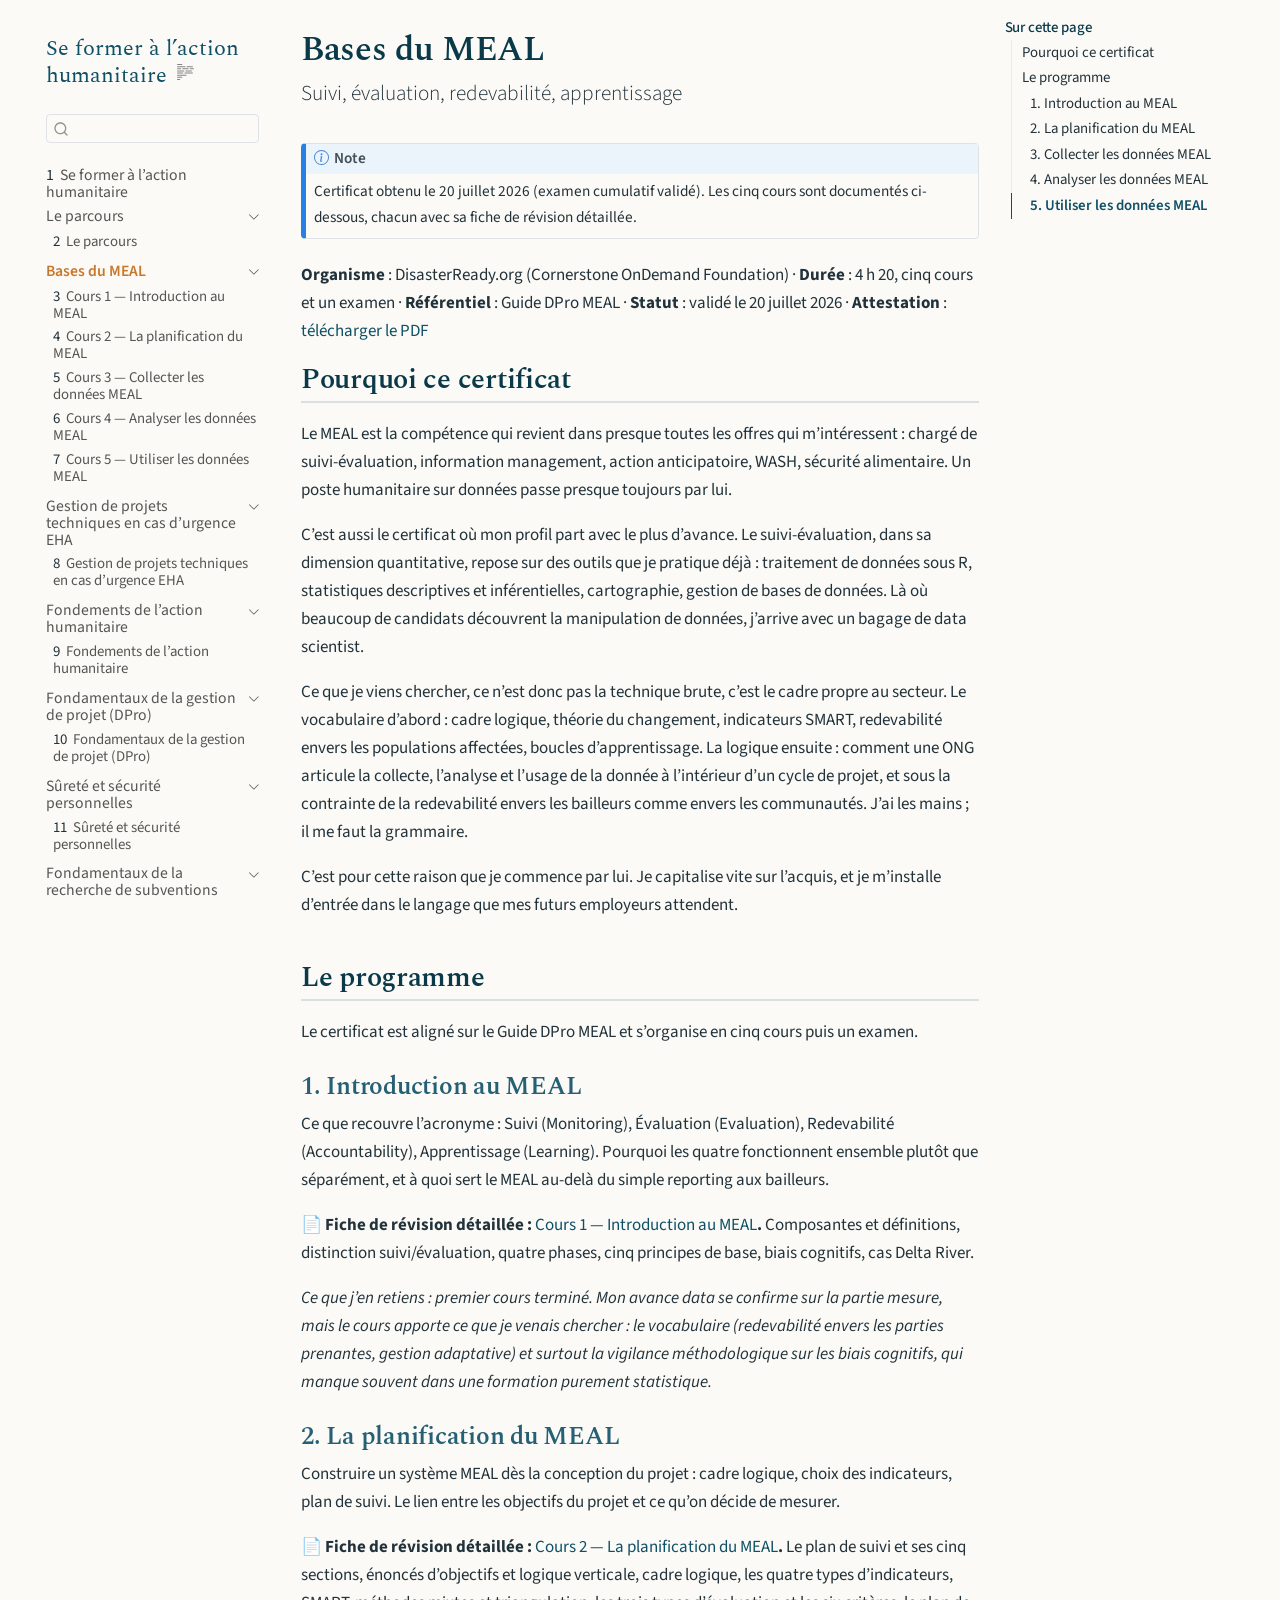
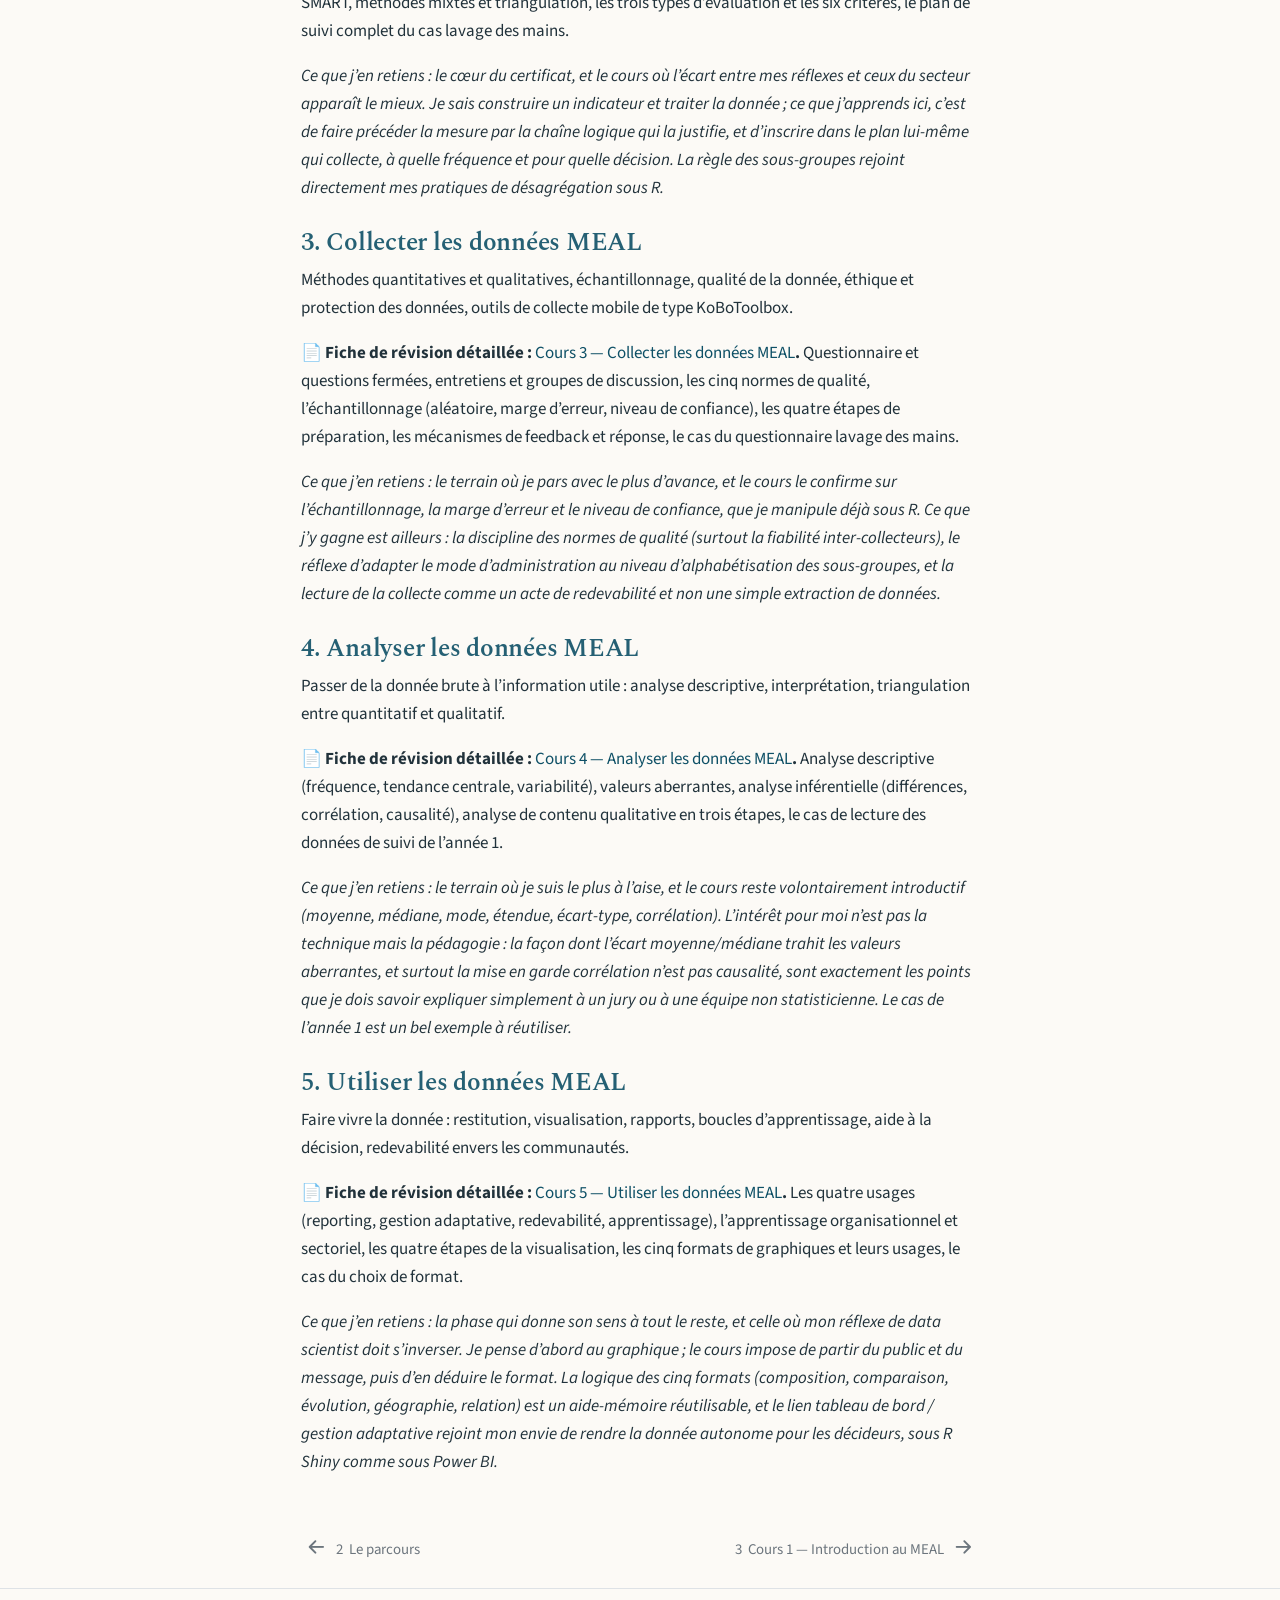
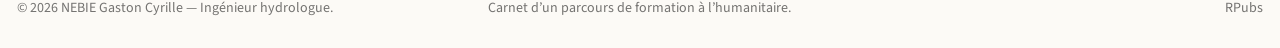
<file: docs/01_meal.html>
<!DOCTYPE html>
<html xmlns="http://www.w3.org/1999/xhtml" lang="fr" xml:lang="fr"><head>

<meta charset="utf-8">
<meta name="generator" content="quarto-1.6.42">

<meta name="viewport" content="width=device-width, initial-scale=1.0, user-scalable=yes">


<title>Bases du MEAL – Se former à l’action humanitaire</title>
<style>
code{white-space: pre-wrap;}
span.smallcaps{font-variant: small-caps;}
div.columns{display: flex; gap: min(4vw, 1.5em);}
div.column{flex: auto; overflow-x: auto;}
div.hanging-indent{margin-left: 1.5em; text-indent: -1.5em;}
ul.task-list{list-style: none;}
ul.task-list li input[type="checkbox"] {
  width: 0.8em;
  margin: 0 0.8em 0.2em -1em; /* quarto-specific, see https://github.com/quarto-dev/quarto-cli/issues/4556 */ 
  vertical-align: middle;
}
</style>


<script src="site_libs/quarto-nav/quarto-nav.js"></script>
<script src="site_libs/quarto-nav/headroom.min.js"></script>
<script src="site_libs/clipboard/clipboard.min.js"></script>
<script src="site_libs/quarto-search/autocomplete.umd.js"></script>
<script src="site_libs/quarto-search/fuse.min.js"></script>
<script src="site_libs/quarto-search/quarto-search.js"></script>
<meta name="quarto:offset" content="./">
<link href="./01_meal_c1_introduction.html" rel="next">
<link href="./00_le_parcours.html" rel="prev">
<script src="site_libs/quarto-html/quarto.js"></script>
<script src="site_libs/quarto-html/popper.min.js"></script>
<script src="site_libs/quarto-html/tippy.umd.min.js"></script>
<script src="site_libs/quarto-html/anchor.min.js"></script>
<link href="site_libs/quarto-html/tippy.css" rel="stylesheet">
<link href="site_libs/quarto-html/quarto-syntax-highlighting-2f5df379a58b258e96c21c0638c20c03.css" rel="stylesheet" id="quarto-text-highlighting-styles">
<script src="site_libs/bootstrap/bootstrap.min.js"></script>
<link href="site_libs/bootstrap/bootstrap-icons.css" rel="stylesheet">
<link href="site_libs/bootstrap/bootstrap-fc1f64c0cba864bbd228f80e6de6ca9a.min.css" rel="stylesheet" append-hash="true" id="quarto-bootstrap" data-mode="light">
<script id="quarto-search-options" type="application/json">{
  "location": "sidebar",
  "copy-button": false,
  "collapse-after": 3,
  "panel-placement": "start",
  "type": "textbox",
  "limit": 50,
  "keyboard-shortcut": [
    "f",
    "/",
    "s"
  ],
  "show-item-context": false,
  "language": {
    "search-no-results-text": "Pas de résultats",
    "search-matching-documents-text": "documents trouvés",
    "search-copy-link-title": "Copier le lien vers la recherche",
    "search-hide-matches-text": "Cacher les correspondances additionnelles",
    "search-more-match-text": "correspondance de plus dans ce document",
    "search-more-matches-text": "correspondances de plus dans ce document",
    "search-clear-button-title": "Effacer",
    "search-text-placeholder": "",
    "search-detached-cancel-button-title": "Annuler",
    "search-submit-button-title": "Envoyer",
    "search-label": "Recherche"
  }
}</script>


</head>

<body class="nav-sidebar floating">

<div id="quarto-search-results"></div>
  <header id="quarto-header" class="headroom fixed-top">
  <nav class="quarto-secondary-nav">
    <div class="container-fluid d-flex">
      <button type="button" class="quarto-btn-toggle btn" data-bs-toggle="collapse" role="button" data-bs-target=".quarto-sidebar-collapse-item" aria-controls="quarto-sidebar" aria-expanded="false" aria-label="Basculer la barre latérale" onclick="if (window.quartoToggleHeadroom) { window.quartoToggleHeadroom(); }">
        <i class="bi bi-layout-text-sidebar-reverse"></i>
      </button>
        <nav class="quarto-page-breadcrumbs" aria-label="breadcrumb"><ol class="breadcrumb"><li class="breadcrumb-item"><a href="./01_meal.html">Bases du MEAL</a></li></ol></nav>
        <a class="flex-grow-1" role="navigation" data-bs-toggle="collapse" data-bs-target=".quarto-sidebar-collapse-item" aria-controls="quarto-sidebar" aria-expanded="false" aria-label="Basculer la barre latérale" onclick="if (window.quartoToggleHeadroom) { window.quartoToggleHeadroom(); }">      
        </a>
      <button type="button" class="btn quarto-search-button" aria-label="Recherche" onclick="window.quartoOpenSearch();">
        <i class="bi bi-search"></i>
      </button>
    </div>
  </nav>
</header>
<!-- content -->
<div id="quarto-content" class="quarto-container page-columns page-rows-contents page-layout-article">
<!-- sidebar -->
  <nav id="quarto-sidebar" class="sidebar collapse collapse-horizontal quarto-sidebar-collapse-item sidebar-navigation floating overflow-auto">
    <div class="pt-lg-2 mt-2 text-left sidebar-header">
    <div class="sidebar-title mb-0 py-0">
      <a href="./">Se former à l’action humanitaire</a> 
        <div class="sidebar-tools-main">
  <a href="" class="quarto-reader-toggle quarto-navigation-tool px-1" onclick="window.quartoToggleReader(); return false;" title="Basculer en mode lecteur">
  <div class="quarto-reader-toggle-btn">
  <i class="bi"></i>
  </div>
</a>
</div>
    </div>
      </div>
        <div class="mt-2 flex-shrink-0 align-items-center">
        <div class="sidebar-search">
        <div id="quarto-search" class="" title="Recherche"></div>
        </div>
        </div>
    <div class="sidebar-menu-container"> 
    <ul class="list-unstyled mt-1">
        <li class="sidebar-item">
  <div class="sidebar-item-container"> 
  <a href="./index.html" class="sidebar-item-text sidebar-link">
 <span class="menu-text"><span class="chapter-number">1</span>&nbsp; <span class="chapter-title">Se former à l’action humanitaire</span></span></a>
  </div>
</li>
        <li class="sidebar-item sidebar-item-section">
      <div class="sidebar-item-container"> 
            <a class="sidebar-item-text sidebar-link text-start" data-bs-toggle="collapse" data-bs-target="#quarto-sidebar-section-1" role="navigation" aria-expanded="true">
 <span class="menu-text">Le parcours</span></a>
          <a class="sidebar-item-toggle text-start" data-bs-toggle="collapse" data-bs-target="#quarto-sidebar-section-1" role="navigation" aria-expanded="true" aria-label="Basculer la section">
            <i class="bi bi-chevron-right ms-2"></i>
          </a> 
      </div>
      <ul id="quarto-sidebar-section-1" class="collapse list-unstyled sidebar-section depth1 show">  
          <li class="sidebar-item">
  <div class="sidebar-item-container"> 
  <a href="./00_le_parcours.html" class="sidebar-item-text sidebar-link">
 <span class="menu-text"><span class="chapter-number">2</span>&nbsp; <span class="chapter-title">Le parcours</span></span></a>
  </div>
</li>
      </ul>
  </li>
        <li class="sidebar-item sidebar-item-section">
      <div class="sidebar-item-container"> 
            <a href="./01_meal.html" class="sidebar-item-text sidebar-link active">
 <span class="menu-text">Bases du MEAL</span></a>
          <a class="sidebar-item-toggle text-start" data-bs-toggle="collapse" data-bs-target="#quarto-sidebar-section-2" role="navigation" aria-expanded="true" aria-label="Basculer la section">
            <i class="bi bi-chevron-right ms-2"></i>
          </a> 
      </div>
      <ul id="quarto-sidebar-section-2" class="collapse list-unstyled sidebar-section depth1 show">  
          <li class="sidebar-item">
  <div class="sidebar-item-container"> 
  <a href="./01_meal_c1_introduction.html" class="sidebar-item-text sidebar-link">
 <span class="menu-text"><span class="chapter-number">3</span>&nbsp; <span class="chapter-title">Cours 1 — Introduction au MEAL</span></span></a>
  </div>
</li>
          <li class="sidebar-item">
  <div class="sidebar-item-container"> 
  <a href="./01_meal_c2_planification.html" class="sidebar-item-text sidebar-link">
 <span class="menu-text"><span class="chapter-number">4</span>&nbsp; <span class="chapter-title">Cours 2 — La planification du MEAL</span></span></a>
  </div>
</li>
          <li class="sidebar-item">
  <div class="sidebar-item-container"> 
  <a href="./01_meal_c3_collecte.html" class="sidebar-item-text sidebar-link">
 <span class="menu-text"><span class="chapter-number">5</span>&nbsp; <span class="chapter-title">Cours 3 — Collecter les données MEAL</span></span></a>
  </div>
</li>
          <li class="sidebar-item">
  <div class="sidebar-item-container"> 
  <a href="./01_meal_c4_analyse.html" class="sidebar-item-text sidebar-link">
 <span class="menu-text"><span class="chapter-number">6</span>&nbsp; <span class="chapter-title">Cours 4 — Analyser les données MEAL</span></span></a>
  </div>
</li>
          <li class="sidebar-item">
  <div class="sidebar-item-container"> 
  <a href="./01_meal_c5_utilisation.html" class="sidebar-item-text sidebar-link">
 <span class="menu-text"><span class="chapter-number">7</span>&nbsp; <span class="chapter-title">Cours 5 — Utiliser les données MEAL</span></span></a>
  </div>
</li>
      </ul>
  </li>
        <li class="sidebar-item sidebar-item-section">
      <div class="sidebar-item-container"> 
            <a class="sidebar-item-text sidebar-link text-start" data-bs-toggle="collapse" data-bs-target="#quarto-sidebar-section-3" role="navigation" aria-expanded="true">
 <span class="menu-text">Gestion de projets techniques en cas d’urgence EHA</span></a>
          <a class="sidebar-item-toggle text-start" data-bs-toggle="collapse" data-bs-target="#quarto-sidebar-section-3" role="navigation" aria-expanded="true" aria-label="Basculer la section">
            <i class="bi bi-chevron-right ms-2"></i>
          </a> 
      </div>
      <ul id="quarto-sidebar-section-3" class="collapse list-unstyled sidebar-section depth1 show">  
          <li class="sidebar-item">
  <div class="sidebar-item-container"> 
  <a href="./06_wash_tpm.html" class="sidebar-item-text sidebar-link">
 <span class="menu-text"><span class="chapter-number">8</span>&nbsp; <span class="chapter-title">Gestion de projets techniques en cas d’urgence EHA</span></span></a>
  </div>
</li>
      </ul>
  </li>
        <li class="sidebar-item sidebar-item-section">
      <div class="sidebar-item-container"> 
            <a class="sidebar-item-text sidebar-link text-start" data-bs-toggle="collapse" data-bs-target="#quarto-sidebar-section-4" role="navigation" aria-expanded="true">
 <span class="menu-text">Fondements de l’action humanitaire</span></a>
          <a class="sidebar-item-toggle text-start" data-bs-toggle="collapse" data-bs-target="#quarto-sidebar-section-4" role="navigation" aria-expanded="true" aria-label="Basculer la section">
            <i class="bi bi-chevron-right ms-2"></i>
          </a> 
      </div>
      <ul id="quarto-sidebar-section-4" class="collapse list-unstyled sidebar-section depth1 show">  
          <li class="sidebar-item">
  <div class="sidebar-item-container"> 
  <a href="./02_action_humanitaire.html" class="sidebar-item-text sidebar-link">
 <span class="menu-text"><span class="chapter-number">9</span>&nbsp; <span class="chapter-title">Fondements de l’action humanitaire</span></span></a>
  </div>
</li>
      </ul>
  </li>
        <li class="sidebar-item sidebar-item-section">
      <div class="sidebar-item-container"> 
            <a class="sidebar-item-text sidebar-link text-start" data-bs-toggle="collapse" data-bs-target="#quarto-sidebar-section-5" role="navigation" aria-expanded="true">
 <span class="menu-text">Fondamentaux de la gestion de projet (DPro)</span></a>
          <a class="sidebar-item-toggle text-start" data-bs-toggle="collapse" data-bs-target="#quarto-sidebar-section-5" role="navigation" aria-expanded="true" aria-label="Basculer la section">
            <i class="bi bi-chevron-right ms-2"></i>
          </a> 
      </div>
      <ul id="quarto-sidebar-section-5" class="collapse list-unstyled sidebar-section depth1 show">  
          <li class="sidebar-item">
  <div class="sidebar-item-container"> 
  <a href="./03_gestion_projet.html" class="sidebar-item-text sidebar-link">
 <span class="menu-text"><span class="chapter-number">10</span>&nbsp; <span class="chapter-title">Fondamentaux de la gestion de projet (DPro)</span></span></a>
  </div>
</li>
      </ul>
  </li>
        <li class="sidebar-item sidebar-item-section">
      <div class="sidebar-item-container"> 
            <a class="sidebar-item-text sidebar-link text-start" data-bs-toggle="collapse" data-bs-target="#quarto-sidebar-section-6" role="navigation" aria-expanded="true">
 <span class="menu-text">Sûreté et sécurité personnelles</span></a>
          <a class="sidebar-item-toggle text-start" data-bs-toggle="collapse" data-bs-target="#quarto-sidebar-section-6" role="navigation" aria-expanded="true" aria-label="Basculer la section">
            <i class="bi bi-chevron-right ms-2"></i>
          </a> 
      </div>
      <ul id="quarto-sidebar-section-6" class="collapse list-unstyled sidebar-section depth1 show">  
          <li class="sidebar-item">
  <div class="sidebar-item-container"> 
  <a href="./04_surete_securite.html" class="sidebar-item-text sidebar-link">
 <span class="menu-text"><span class="chapter-number">11</span>&nbsp; <span class="chapter-title">Sûreté et sécurité personnelles</span></span></a>
  </div>
</li>
      </ul>
  </li>
        <li class="sidebar-item sidebar-item-section">
      <div class="sidebar-item-container"> 
            <a class="sidebar-item-text sidebar-link text-start" data-bs-toggle="collapse" data-bs-target="#quarto-sidebar-section-7" role="navigation" aria-expanded="true">
 <span class="menu-text">Fondamentaux de la recherche de subventions</span></a>
          <a class="sidebar-item-toggle text-start" data-bs-toggle="collapse" data-bs-target="#quarto-sidebar-section-7" role="navigation" aria-expanded="true" aria-label="Basculer la section">
            <i class="bi bi-chevron-right ms-2"></i>
          </a> 
      </div>
      <ul id="quarto-sidebar-section-7" class="collapse list-unstyled sidebar-section depth1 show">  
          <li class="sidebar-item">
  <div class="sidebar-item-container"> 
  <a href="./05_recherche_subventions.html" class="sidebar-item-text sidebar-link">
 <span class="menu-text"><span class="chapter-number">12</span>&nbsp; <span class="chapter-title">Fondamentaux de la recherche de subventions</span></span></a>
  </div>
</li>
      </ul>
  </li>
    </ul>
    </div>
</nav>
<div id="quarto-sidebar-glass" class="quarto-sidebar-collapse-item" data-bs-toggle="collapse" data-bs-target=".quarto-sidebar-collapse-item"></div>
<!-- margin-sidebar -->
    <div id="quarto-margin-sidebar" class="sidebar margin-sidebar">
        <nav id="TOC" role="doc-toc" class="toc-active">
    <h2 id="toc-title">Sur cette page</h2>
   
  <ul>
  <li><a href="#pourquoi-ce-certificat" id="toc-pourquoi-ce-certificat" class="nav-link active" data-scroll-target="#pourquoi-ce-certificat">Pourquoi ce certificat</a></li>
  <li><a href="#le-programme" id="toc-le-programme" class="nav-link" data-scroll-target="#le-programme">Le programme</a>
  <ul class="collapse">
  <li><a href="#introduction-au-meal" id="toc-introduction-au-meal" class="nav-link" data-scroll-target="#introduction-au-meal">1. Introduction au MEAL</a></li>
  <li><a href="#la-planification-du-meal" id="toc-la-planification-du-meal" class="nav-link" data-scroll-target="#la-planification-du-meal">2. La planification du MEAL</a></li>
  <li><a href="#collecter-les-données-meal" id="toc-collecter-les-données-meal" class="nav-link" data-scroll-target="#collecter-les-données-meal">3. Collecter les données MEAL</a></li>
  <li><a href="#analyser-les-données-meal" id="toc-analyser-les-données-meal" class="nav-link" data-scroll-target="#analyser-les-données-meal">4. Analyser les données MEAL</a></li>
  <li><a href="#utiliser-les-données-meal" id="toc-utiliser-les-données-meal" class="nav-link" data-scroll-target="#utiliser-les-données-meal">5. Utiliser les données MEAL</a></li>
  </ul></li>
  </ul>
</nav>
    </div>
<!-- main -->
<main class="content" id="quarto-document-content">

<header id="title-block-header" class="quarto-title-block default">
<div class="quarto-title">
<h1 class="title">Bases du MEAL</h1>
<p class="subtitle lead">Suivi, évaluation, redevabilité, apprentissage</p>
</div>



<div class="quarto-title-meta">

    
  
    
  </div>
  


</header>


<div class="callout callout-style-default callout-note callout-titled">
<div class="callout-header d-flex align-content-center">
<div class="callout-icon-container">
<i class="callout-icon"></i>
</div>
<div class="callout-title-container flex-fill">
Note
</div>
</div>
<div class="callout-body-container callout-body">
<p>Certificat obtenu le 20 juillet 2026 (examen cumulatif validé). Les cinq cours sont documentés ci-dessous, chacun avec sa fiche de révision détaillée.</p>
</div>
</div>
<p><strong>Organisme</strong> : DisasterReady.org (Cornerstone OnDemand Foundation) · <strong>Durée</strong> : 4 h 20, cinq cours et un examen · <strong>Référentiel</strong> : Guide DPro MEAL · <strong>Statut</strong> : validé le 20 juillet 2026 · <strong>Attestation</strong> : <a href="certificate_MEAL.pdf">télécharger le PDF</a></p>
<section id="pourquoi-ce-certificat" class="level2">
<h2 class="anchored" data-anchor-id="pourquoi-ce-certificat">Pourquoi ce certificat</h2>
<p>Le MEAL est la compétence qui revient dans presque toutes les offres qui m’intéressent : chargé de suivi-évaluation, information management, action anticipatoire, WASH, sécurité alimentaire. Un poste humanitaire sur données passe presque toujours par lui.</p>
<p>C’est aussi le certificat où mon profil part avec le plus d’avance. Le suivi-évaluation, dans sa dimension quantitative, repose sur des outils que je pratique déjà : traitement de données sous R, statistiques descriptives et inférentielles, cartographie, gestion de bases de données. Là où beaucoup de candidats découvrent la manipulation de données, j’arrive avec un bagage de data scientist.</p>
<p>Ce que je viens chercher, ce n’est donc pas la technique brute, c’est le cadre propre au secteur. Le vocabulaire d’abord : cadre logique, théorie du changement, indicateurs SMART, redevabilité envers les populations affectées, boucles d’apprentissage. La logique ensuite : comment une ONG articule la collecte, l’analyse et l’usage de la donnée à l’intérieur d’un cycle de projet, et sous la contrainte de la redevabilité envers les bailleurs comme envers les communautés. J’ai les mains ; il me faut la grammaire.</p>
<p>C’est pour cette raison que je commence par lui. Je capitalise vite sur l’acquis, et je m’installe d’entrée dans le langage que mes futurs employeurs attendent.</p>
</section>
<section id="le-programme" class="level2">
<h2 class="anchored" data-anchor-id="le-programme">Le programme</h2>
<p>Le certificat est aligné sur le Guide DPro MEAL et s’organise en cinq cours puis un examen.</p>
<section id="introduction-au-meal" class="level3">
<h3 class="anchored" data-anchor-id="introduction-au-meal">1. Introduction au MEAL</h3>
<p>Ce que recouvre l’acronyme : Suivi (Monitoring), Évaluation (Evaluation), Redevabilité (Accountability), Apprentissage (Learning). Pourquoi les quatre fonctionnent ensemble plutôt que séparément, et à quoi sert le MEAL au-delà du simple reporting aux bailleurs.</p>
<p>📄 <strong>Fiche de révision détaillée : <a href="./01_meal_c1_introduction.html">Cours 1 — Introduction au MEAL</a>.</strong> Composantes et définitions, distinction suivi/évaluation, quatre phases, cinq principes de base, biais cognitifs, cas Delta River.</p>
<p><em>Ce que j’en retiens : premier cours terminé. Mon avance data se confirme sur la partie mesure, mais le cours apporte ce que je venais chercher : le vocabulaire (redevabilité envers les parties prenantes, gestion adaptative) et surtout la vigilance méthodologique sur les biais cognitifs, qui manque souvent dans une formation purement statistique.</em></p>
</section>
<section id="la-planification-du-meal" class="level3">
<h3 class="anchored" data-anchor-id="la-planification-du-meal">2. La planification du MEAL</h3>
<p>Construire un système MEAL dès la conception du projet : cadre logique, choix des indicateurs, plan de suivi. Le lien entre les objectifs du projet et ce qu’on décide de mesurer.</p>
<p>📄 <strong>Fiche de révision détaillée : <a href="./01_meal_c2_planification.html">Cours 2 — La planification du MEAL</a>.</strong> Le plan de suivi et ses cinq sections, énoncés d’objectifs et logique verticale, cadre logique, les quatre types d’indicateurs, SMART, méthodes mixtes et triangulation, les trois types d’évaluation et les six critères, le plan de suivi complet du cas lavage des mains.</p>
<p><em>Ce que j’en retiens : le cœur du certificat, et le cours où l’écart entre mes réflexes et ceux du secteur apparaît le mieux. Je sais construire un indicateur et traiter la donnée ; ce que j’apprends ici, c’est de faire précéder la mesure par la chaîne logique qui la justifie, et d’inscrire dans le plan lui-même qui collecte, à quelle fréquence et pour quelle décision. La règle des sous-groupes rejoint directement mes pratiques de désagrégation sous R.</em></p>
</section>
<section id="collecter-les-données-meal" class="level3">
<h3 class="anchored" data-anchor-id="collecter-les-données-meal">3. Collecter les données MEAL</h3>
<p>Méthodes quantitatives et qualitatives, échantillonnage, qualité de la donnée, éthique et protection des données, outils de collecte mobile de type KoBoToolbox.</p>
<p>📄 <strong>Fiche de révision détaillée : <a href="./01_meal_c3_collecte.html">Cours 3 — Collecter les données MEAL</a>.</strong> Questionnaire et questions fermées, entretiens et groupes de discussion, les cinq normes de qualité, l’échantillonnage (aléatoire, marge d’erreur, niveau de confiance), les quatre étapes de préparation, les mécanismes de feedback et réponse, le cas du questionnaire lavage des mains.</p>
<p><em>Ce que j’en retiens : le terrain où je pars avec le plus d’avance, et le cours le confirme sur l’échantillonnage, la marge d’erreur et le niveau de confiance, que je manipule déjà sous R. Ce que j’y gagne est ailleurs : la discipline des normes de qualité (surtout la fiabilité inter-collecteurs), le réflexe d’adapter le mode d’administration au niveau d’alphabétisation des sous-groupes, et la lecture de la collecte comme un acte de redevabilité et non une simple extraction de données.</em></p>
</section>
<section id="analyser-les-données-meal" class="level3">
<h3 class="anchored" data-anchor-id="analyser-les-données-meal">4. Analyser les données MEAL</h3>
<p>Passer de la donnée brute à l’information utile : analyse descriptive, interprétation, triangulation entre quantitatif et qualitatif.</p>
<p>📄 <strong>Fiche de révision détaillée : <a href="./01_meal_c4_analyse.html">Cours 4 — Analyser les données MEAL</a>.</strong> Analyse descriptive (fréquence, tendance centrale, variabilité), valeurs aberrantes, analyse inférentielle (différences, corrélation, causalité), analyse de contenu qualitative en trois étapes, le cas de lecture des données de suivi de l’année 1.</p>
<p><em>Ce que j’en retiens : le terrain où je suis le plus à l’aise, et le cours reste volontairement introductif (moyenne, médiane, mode, étendue, écart-type, corrélation). L’intérêt pour moi n’est pas la technique mais la pédagogie : la façon dont l’écart moyenne/médiane trahit les valeurs aberrantes, et surtout la mise en garde corrélation n’est pas causalité, sont exactement les points que je dois savoir expliquer simplement à un jury ou à une équipe non statisticienne. Le cas de l’année 1 est un bel exemple à réutiliser.</em></p>
</section>
<section id="utiliser-les-données-meal" class="level3">
<h3 class="anchored" data-anchor-id="utiliser-les-données-meal">5. Utiliser les données MEAL</h3>
<p>Faire vivre la donnée : restitution, visualisation, rapports, boucles d’apprentissage, aide à la décision, redevabilité envers les communautés.</p>
<p>📄 <strong>Fiche de révision détaillée : <a href="./01_meal_c5_utilisation.html">Cours 5 — Utiliser les données MEAL</a>.</strong> Les quatre usages (reporting, gestion adaptative, redevabilité, apprentissage), l’apprentissage organisationnel et sectoriel, les quatre étapes de la visualisation, les cinq formats de graphiques et leurs usages, le cas du choix de format.</p>
<p><em>Ce que j’en retiens : la phase qui donne son sens à tout le reste, et celle où mon réflexe de data scientist doit s’inverser. Je pense d’abord au graphique ; le cours impose de partir du public et du message, puis d’en déduire le format. La logique des cinq formats (composition, comparaison, évolution, géographie, relation) est un aide-mémoire réutilisable, et le lien tableau de bord / gestion adaptative rejoint mon envie de rendre la donnée autonome pour les décideurs, sous R Shiny comme sous Power BI.</em></p>


</section>
</section>

</main> <!-- /main -->
<script id="quarto-html-after-body" type="application/javascript">
window.document.addEventListener("DOMContentLoaded", function (event) {
  const toggleBodyColorMode = (bsSheetEl) => {
    const mode = bsSheetEl.getAttribute("data-mode");
    const bodyEl = window.document.querySelector("body");
    if (mode === "dark") {
      bodyEl.classList.add("quarto-dark");
      bodyEl.classList.remove("quarto-light");
    } else {
      bodyEl.classList.add("quarto-light");
      bodyEl.classList.remove("quarto-dark");
    }
  }
  const toggleBodyColorPrimary = () => {
    const bsSheetEl = window.document.querySelector("link#quarto-bootstrap");
    if (bsSheetEl) {
      toggleBodyColorMode(bsSheetEl);
    }
  }
  toggleBodyColorPrimary();  
  const icon = "";
  const anchorJS = new window.AnchorJS();
  anchorJS.options = {
    placement: 'right',
    icon: icon
  };
  anchorJS.add('.anchored');
  const isCodeAnnotation = (el) => {
    for (const clz of el.classList) {
      if (clz.startsWith('code-annotation-')) {                     
        return true;
      }
    }
    return false;
  }
  const onCopySuccess = function(e) {
    // button target
    const button = e.trigger;
    // don't keep focus
    button.blur();
    // flash "checked"
    button.classList.add('code-copy-button-checked');
    var currentTitle = button.getAttribute("title");
    button.setAttribute("title", "Copié");
    let tooltip;
    if (window.bootstrap) {
      button.setAttribute("data-bs-toggle", "tooltip");
      button.setAttribute("data-bs-placement", "left");
      button.setAttribute("data-bs-title", "Copié");
      tooltip = new bootstrap.Tooltip(button, 
        { trigger: "manual", 
          customClass: "code-copy-button-tooltip",
          offset: [0, -8]});
      tooltip.show();    
    }
    setTimeout(function() {
      if (tooltip) {
        tooltip.hide();
        button.removeAttribute("data-bs-title");
        button.removeAttribute("data-bs-toggle");
        button.removeAttribute("data-bs-placement");
      }
      button.setAttribute("title", currentTitle);
      button.classList.remove('code-copy-button-checked');
    }, 1000);
    // clear code selection
    e.clearSelection();
  }
  const getTextToCopy = function(trigger) {
      const codeEl = trigger.previousElementSibling.cloneNode(true);
      for (const childEl of codeEl.children) {
        if (isCodeAnnotation(childEl)) {
          childEl.remove();
        }
      }
      return codeEl.innerText;
  }
  const clipboard = new window.ClipboardJS('.code-copy-button:not([data-in-quarto-modal])', {
    text: getTextToCopy
  });
  clipboard.on('success', onCopySuccess);
  if (window.document.getElementById('quarto-embedded-source-code-modal')) {
    const clipboardModal = new window.ClipboardJS('.code-copy-button[data-in-quarto-modal]', {
      text: getTextToCopy,
      container: window.document.getElementById('quarto-embedded-source-code-modal')
    });
    clipboardModal.on('success', onCopySuccess);
  }
    var localhostRegex = new RegExp(/^(?:http|https):\/\/localhost\:?[0-9]*\//);
    var mailtoRegex = new RegExp(/^mailto:/);
      var filterRegex = new RegExp('/' + window.location.host + '/');
    var isInternal = (href) => {
        return filterRegex.test(href) || localhostRegex.test(href) || mailtoRegex.test(href);
    }
    // Inspect non-navigation links and adorn them if external
 	var links = window.document.querySelectorAll('a[href]:not(.nav-link):not(.navbar-brand):not(.toc-action):not(.sidebar-link):not(.sidebar-item-toggle):not(.pagination-link):not(.no-external):not([aria-hidden]):not(.dropdown-item):not(.quarto-navigation-tool):not(.about-link)');
    for (var i=0; i<links.length; i++) {
      const link = links[i];
      if (!isInternal(link.href)) {
        // undo the damage that might have been done by quarto-nav.js in the case of
        // links that we want to consider external
        if (link.dataset.originalHref !== undefined) {
          link.href = link.dataset.originalHref;
        }
      }
    }
  function tippyHover(el, contentFn, onTriggerFn, onUntriggerFn) {
    const config = {
      allowHTML: true,
      maxWidth: 500,
      delay: 100,
      arrow: false,
      appendTo: function(el) {
          return el.parentElement;
      },
      interactive: true,
      interactiveBorder: 10,
      theme: 'quarto',
      placement: 'bottom-start',
    };
    if (contentFn) {
      config.content = contentFn;
    }
    if (onTriggerFn) {
      config.onTrigger = onTriggerFn;
    }
    if (onUntriggerFn) {
      config.onUntrigger = onUntriggerFn;
    }
    window.tippy(el, config); 
  }
  const noterefs = window.document.querySelectorAll('a[role="doc-noteref"]');
  for (var i=0; i<noterefs.length; i++) {
    const ref = noterefs[i];
    tippyHover(ref, function() {
      // use id or data attribute instead here
      let href = ref.getAttribute('data-footnote-href') || ref.getAttribute('href');
      try { href = new URL(href).hash; } catch {}
      const id = href.replace(/^#\/?/, "");
      const note = window.document.getElementById(id);
      if (note) {
        return note.innerHTML;
      } else {
        return "";
      }
    });
  }
  const xrefs = window.document.querySelectorAll('a.quarto-xref');
  const processXRef = (id, note) => {
    // Strip column container classes
    const stripColumnClz = (el) => {
      el.classList.remove("page-full", "page-columns");
      if (el.children) {
        for (const child of el.children) {
          stripColumnClz(child);
        }
      }
    }
    stripColumnClz(note)
    if (id === null || id.startsWith('sec-')) {
      // Special case sections, only their first couple elements
      const container = document.createElement("div");
      if (note.children && note.children.length > 2) {
        container.appendChild(note.children[0].cloneNode(true));
        for (let i = 1; i < note.children.length; i++) {
          const child = note.children[i];
          if (child.tagName === "P" && child.innerText === "") {
            continue;
          } else {
            container.appendChild(child.cloneNode(true));
            break;
          }
        }
        if (window.Quarto?.typesetMath) {
          window.Quarto.typesetMath(container);
        }
        return container.innerHTML
      } else {
        if (window.Quarto?.typesetMath) {
          window.Quarto.typesetMath(note);
        }
        return note.innerHTML;
      }
    } else {
      // Remove any anchor links if they are present
      const anchorLink = note.querySelector('a.anchorjs-link');
      if (anchorLink) {
        anchorLink.remove();
      }
      if (window.Quarto?.typesetMath) {
        window.Quarto.typesetMath(note);
      }
      if (note.classList.contains("callout")) {
        return note.outerHTML;
      } else {
        return note.innerHTML;
      }
    }
  }
  for (var i=0; i<xrefs.length; i++) {
    const xref = xrefs[i];
    tippyHover(xref, undefined, function(instance) {
      instance.disable();
      let url = xref.getAttribute('href');
      let hash = undefined; 
      if (url.startsWith('#')) {
        hash = url;
      } else {
        try { hash = new URL(url).hash; } catch {}
      }
      if (hash) {
        const id = hash.replace(/^#\/?/, "");
        const note = window.document.getElementById(id);
        if (note !== null) {
          try {
            const html = processXRef(id, note.cloneNode(true));
            instance.setContent(html);
          } finally {
            instance.enable();
            instance.show();
          }
        } else {
          // See if we can fetch this
          fetch(url.split('#')[0])
          .then(res => res.text())
          .then(html => {
            const parser = new DOMParser();
            const htmlDoc = parser.parseFromString(html, "text/html");
            const note = htmlDoc.getElementById(id);
            if (note !== null) {
              const html = processXRef(id, note);
              instance.setContent(html);
            } 
          }).finally(() => {
            instance.enable();
            instance.show();
          });
        }
      } else {
        // See if we can fetch a full url (with no hash to target)
        // This is a special case and we should probably do some content thinning / targeting
        fetch(url)
        .then(res => res.text())
        .then(html => {
          const parser = new DOMParser();
          const htmlDoc = parser.parseFromString(html, "text/html");
          const note = htmlDoc.querySelector('main.content');
          if (note !== null) {
            // This should only happen for chapter cross references
            // (since there is no id in the URL)
            // remove the first header
            if (note.children.length > 0 && note.children[0].tagName === "HEADER") {
              note.children[0].remove();
            }
            const html = processXRef(null, note);
            instance.setContent(html);
          } 
        }).finally(() => {
          instance.enable();
          instance.show();
        });
      }
    }, function(instance) {
    });
  }
      let selectedAnnoteEl;
      const selectorForAnnotation = ( cell, annotation) => {
        let cellAttr = 'data-code-cell="' + cell + '"';
        let lineAttr = 'data-code-annotation="' +  annotation + '"';
        const selector = 'span[' + cellAttr + '][' + lineAttr + ']';
        return selector;
      }
      const selectCodeLines = (annoteEl) => {
        const doc = window.document;
        const targetCell = annoteEl.getAttribute("data-target-cell");
        const targetAnnotation = annoteEl.getAttribute("data-target-annotation");
        const annoteSpan = window.document.querySelector(selectorForAnnotation(targetCell, targetAnnotation));
        const lines = annoteSpan.getAttribute("data-code-lines").split(",");
        const lineIds = lines.map((line) => {
          return targetCell + "-" + line;
        })
        let top = null;
        let height = null;
        let parent = null;
        if (lineIds.length > 0) {
            //compute the position of the single el (top and bottom and make a div)
            const el = window.document.getElementById(lineIds[0]);
            top = el.offsetTop;
            height = el.offsetHeight;
            parent = el.parentElement.parentElement;
          if (lineIds.length > 1) {
            const lastEl = window.document.getElementById(lineIds[lineIds.length - 1]);
            const bottom = lastEl.offsetTop + lastEl.offsetHeight;
            height = bottom - top;
          }
          if (top !== null && height !== null && parent !== null) {
            // cook up a div (if necessary) and position it 
            let div = window.document.getElementById("code-annotation-line-highlight");
            if (div === null) {
              div = window.document.createElement("div");
              div.setAttribute("id", "code-annotation-line-highlight");
              div.style.position = 'absolute';
              parent.appendChild(div);
            }
            div.style.top = top - 2 + "px";
            div.style.height = height + 4 + "px";
            div.style.left = 0;
            let gutterDiv = window.document.getElementById("code-annotation-line-highlight-gutter");
            if (gutterDiv === null) {
              gutterDiv = window.document.createElement("div");
              gutterDiv.setAttribute("id", "code-annotation-line-highlight-gutter");
              gutterDiv.style.position = 'absolute';
              const codeCell = window.document.getElementById(targetCell);
              const gutter = codeCell.querySelector('.code-annotation-gutter');
              gutter.appendChild(gutterDiv);
            }
            gutterDiv.style.top = top - 2 + "px";
            gutterDiv.style.height = height + 4 + "px";
          }
          selectedAnnoteEl = annoteEl;
        }
      };
      const unselectCodeLines = () => {
        const elementsIds = ["code-annotation-line-highlight", "code-annotation-line-highlight-gutter"];
        elementsIds.forEach((elId) => {
          const div = window.document.getElementById(elId);
          if (div) {
            div.remove();
          }
        });
        selectedAnnoteEl = undefined;
      };
        // Handle positioning of the toggle
    window.addEventListener(
      "resize",
      throttle(() => {
        elRect = undefined;
        if (selectedAnnoteEl) {
          selectCodeLines(selectedAnnoteEl);
        }
      }, 10)
    );
    function throttle(fn, ms) {
    let throttle = false;
    let timer;
      return (...args) => {
        if(!throttle) { // first call gets through
            fn.apply(this, args);
            throttle = true;
        } else { // all the others get throttled
            if(timer) clearTimeout(timer); // cancel #2
            timer = setTimeout(() => {
              fn.apply(this, args);
              timer = throttle = false;
            }, ms);
        }
      };
    }
      // Attach click handler to the DT
      const annoteDls = window.document.querySelectorAll('dt[data-target-cell]');
      for (const annoteDlNode of annoteDls) {
        annoteDlNode.addEventListener('click', (event) => {
          const clickedEl = event.target;
          if (clickedEl !== selectedAnnoteEl) {
            unselectCodeLines();
            const activeEl = window.document.querySelector('dt[data-target-cell].code-annotation-active');
            if (activeEl) {
              activeEl.classList.remove('code-annotation-active');
            }
            selectCodeLines(clickedEl);
            clickedEl.classList.add('code-annotation-active');
          } else {
            // Unselect the line
            unselectCodeLines();
            clickedEl.classList.remove('code-annotation-active');
          }
        });
      }
  const findCites = (el) => {
    const parentEl = el.parentElement;
    if (parentEl) {
      const cites = parentEl.dataset.cites;
      if (cites) {
        return {
          el,
          cites: cites.split(' ')
        };
      } else {
        return findCites(el.parentElement)
      }
    } else {
      return undefined;
    }
  };
  var bibliorefs = window.document.querySelectorAll('a[role="doc-biblioref"]');
  for (var i=0; i<bibliorefs.length; i++) {
    const ref = bibliorefs[i];
    const citeInfo = findCites(ref);
    if (citeInfo) {
      tippyHover(citeInfo.el, function() {
        var popup = window.document.createElement('div');
        citeInfo.cites.forEach(function(cite) {
          var citeDiv = window.document.createElement('div');
          citeDiv.classList.add('hanging-indent');
          citeDiv.classList.add('csl-entry');
          var biblioDiv = window.document.getElementById('ref-' + cite);
          if (biblioDiv) {
            citeDiv.innerHTML = biblioDiv.innerHTML;
          }
          popup.appendChild(citeDiv);
        });
        return popup.innerHTML;
      });
    }
  }
});
</script>
<nav class="page-navigation">
  <div class="nav-page nav-page-previous">
      <a href="./00_le_parcours.html" class="pagination-link" aria-label="Le parcours">
        <i class="bi bi-arrow-left-short"></i> <span class="nav-page-text"><span class="chapter-number">2</span>&nbsp; <span class="chapter-title">Le parcours</span></span>
      </a>          
  </div>
  <div class="nav-page nav-page-next">
      <a href="./01_meal_c1_introduction.html" class="pagination-link" aria-label="Cours 1 — Introduction au MEAL">
        <span class="nav-page-text"><span class="chapter-number">3</span>&nbsp; <span class="chapter-title">Cours 1 — Introduction au MEAL</span></span> <i class="bi bi-arrow-right-short"></i>
      </a>
  </div>
</nav>
</div> <!-- /content -->
<footer class="footer">
  <div class="nav-footer">
    <div class="nav-footer-left">
<p>© 2026 NEBIE Gaston Cyrille — Ingénieur hydrologue.</p>
</div>   
    <div class="nav-footer-center">
<p>Carnet d’un parcours de formation à l’humanitaire.</p>
</div>
    <div class="nav-footer-right">
<p><a href="https://rpubs.com/nebiegc">RPubs</a></p>
</div>
  </div>
</footer>




</body></html>
</file>
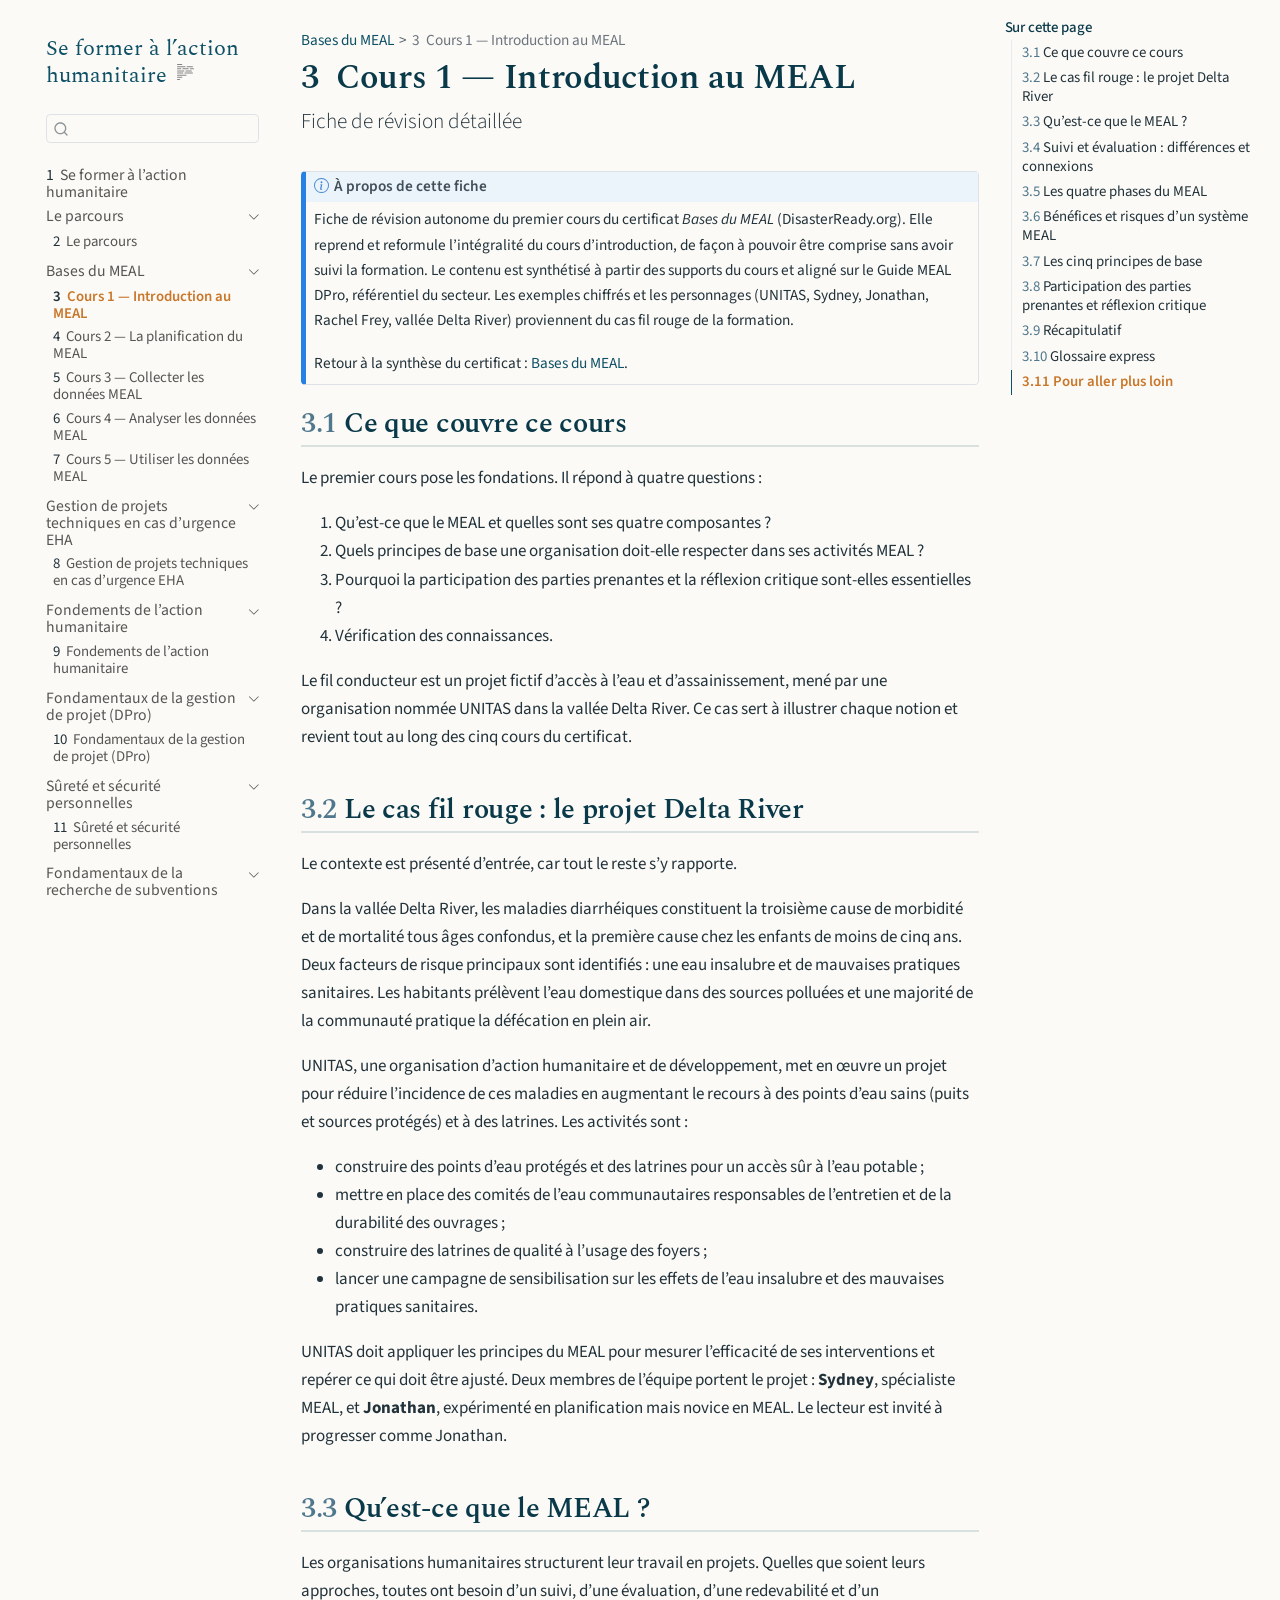
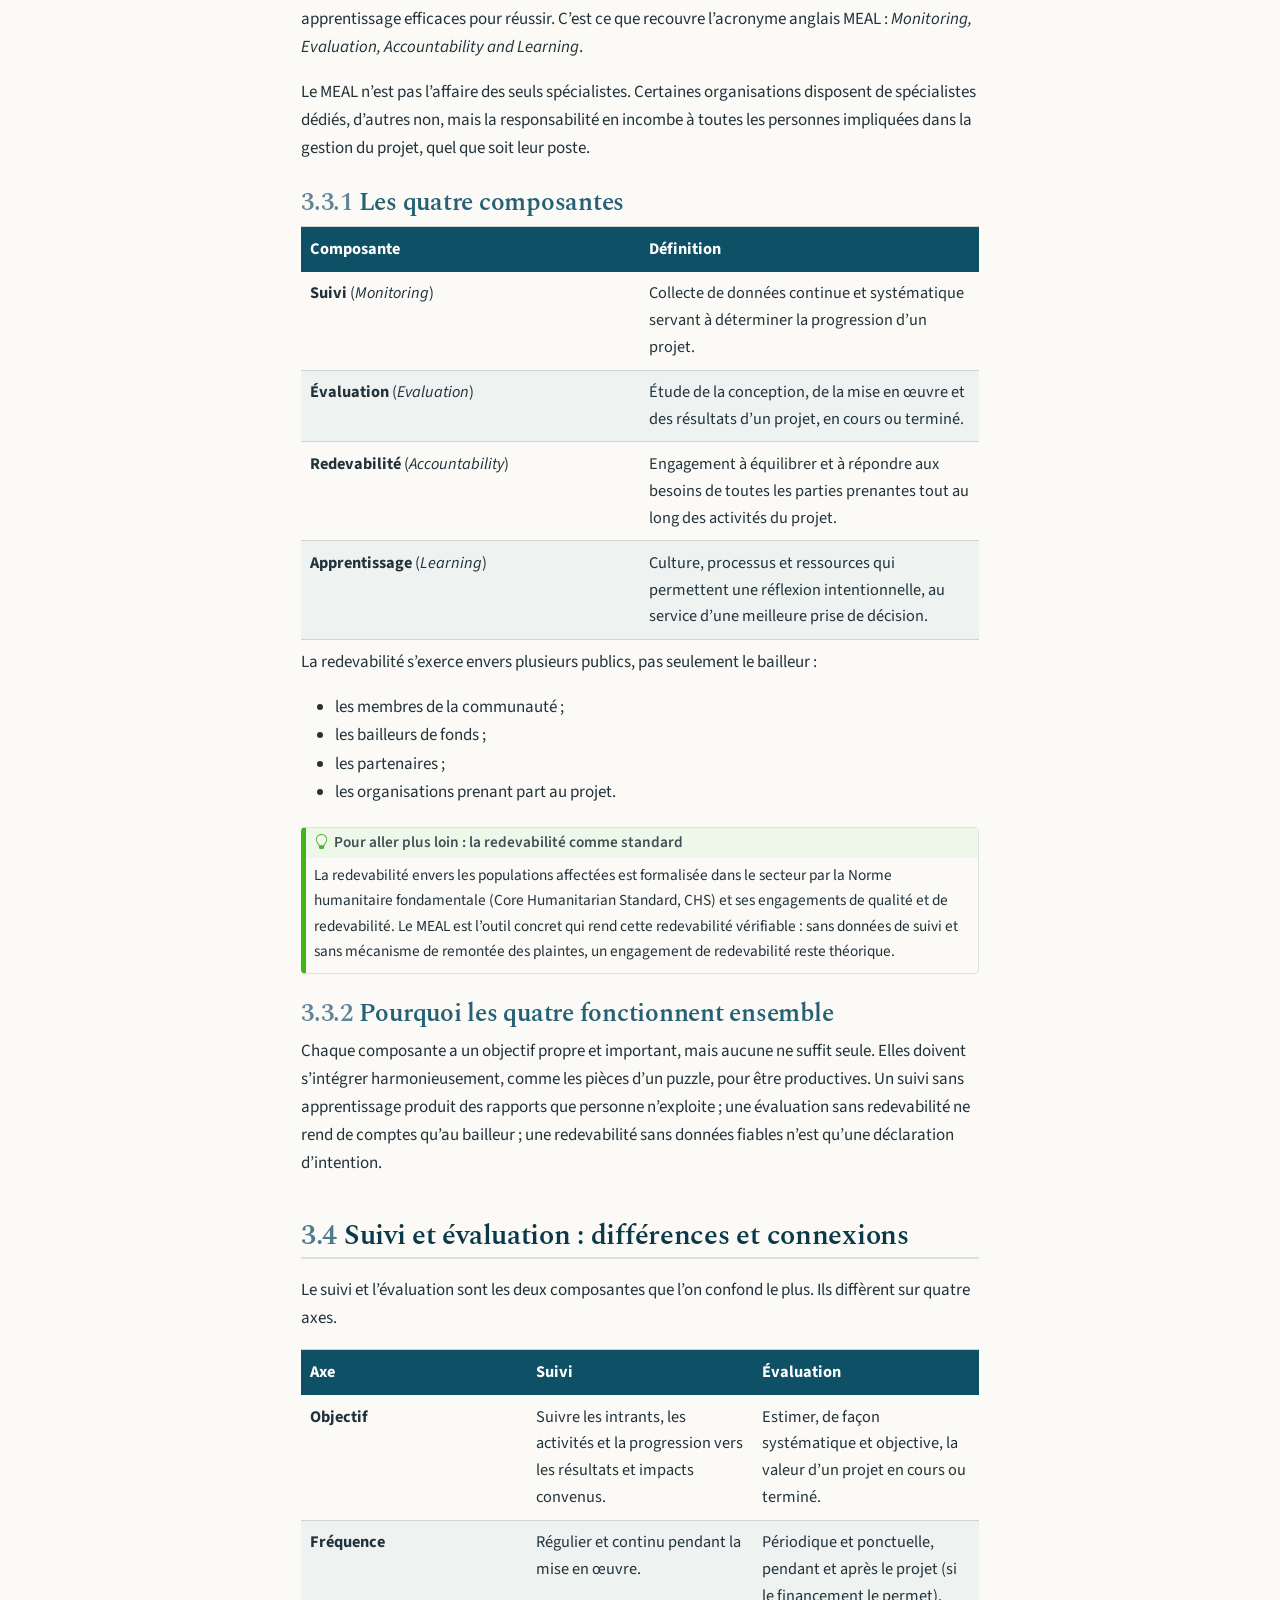
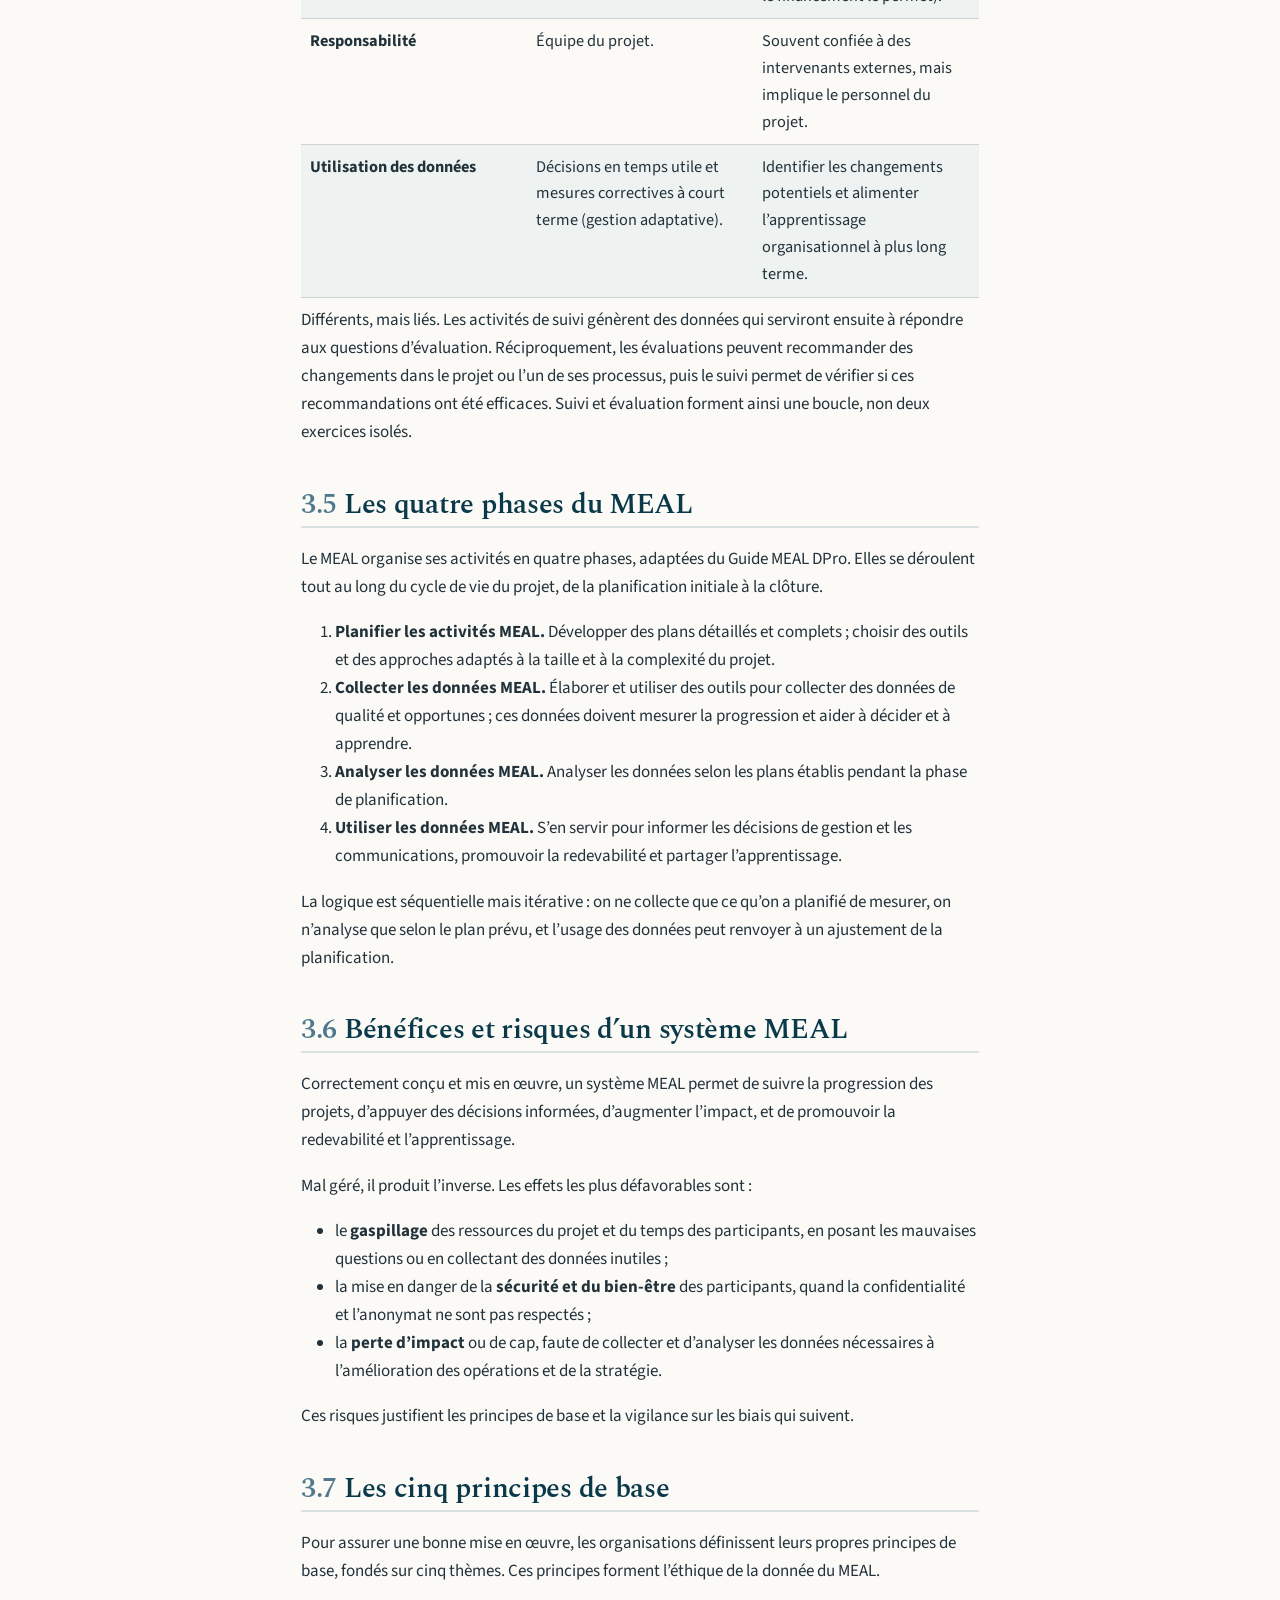
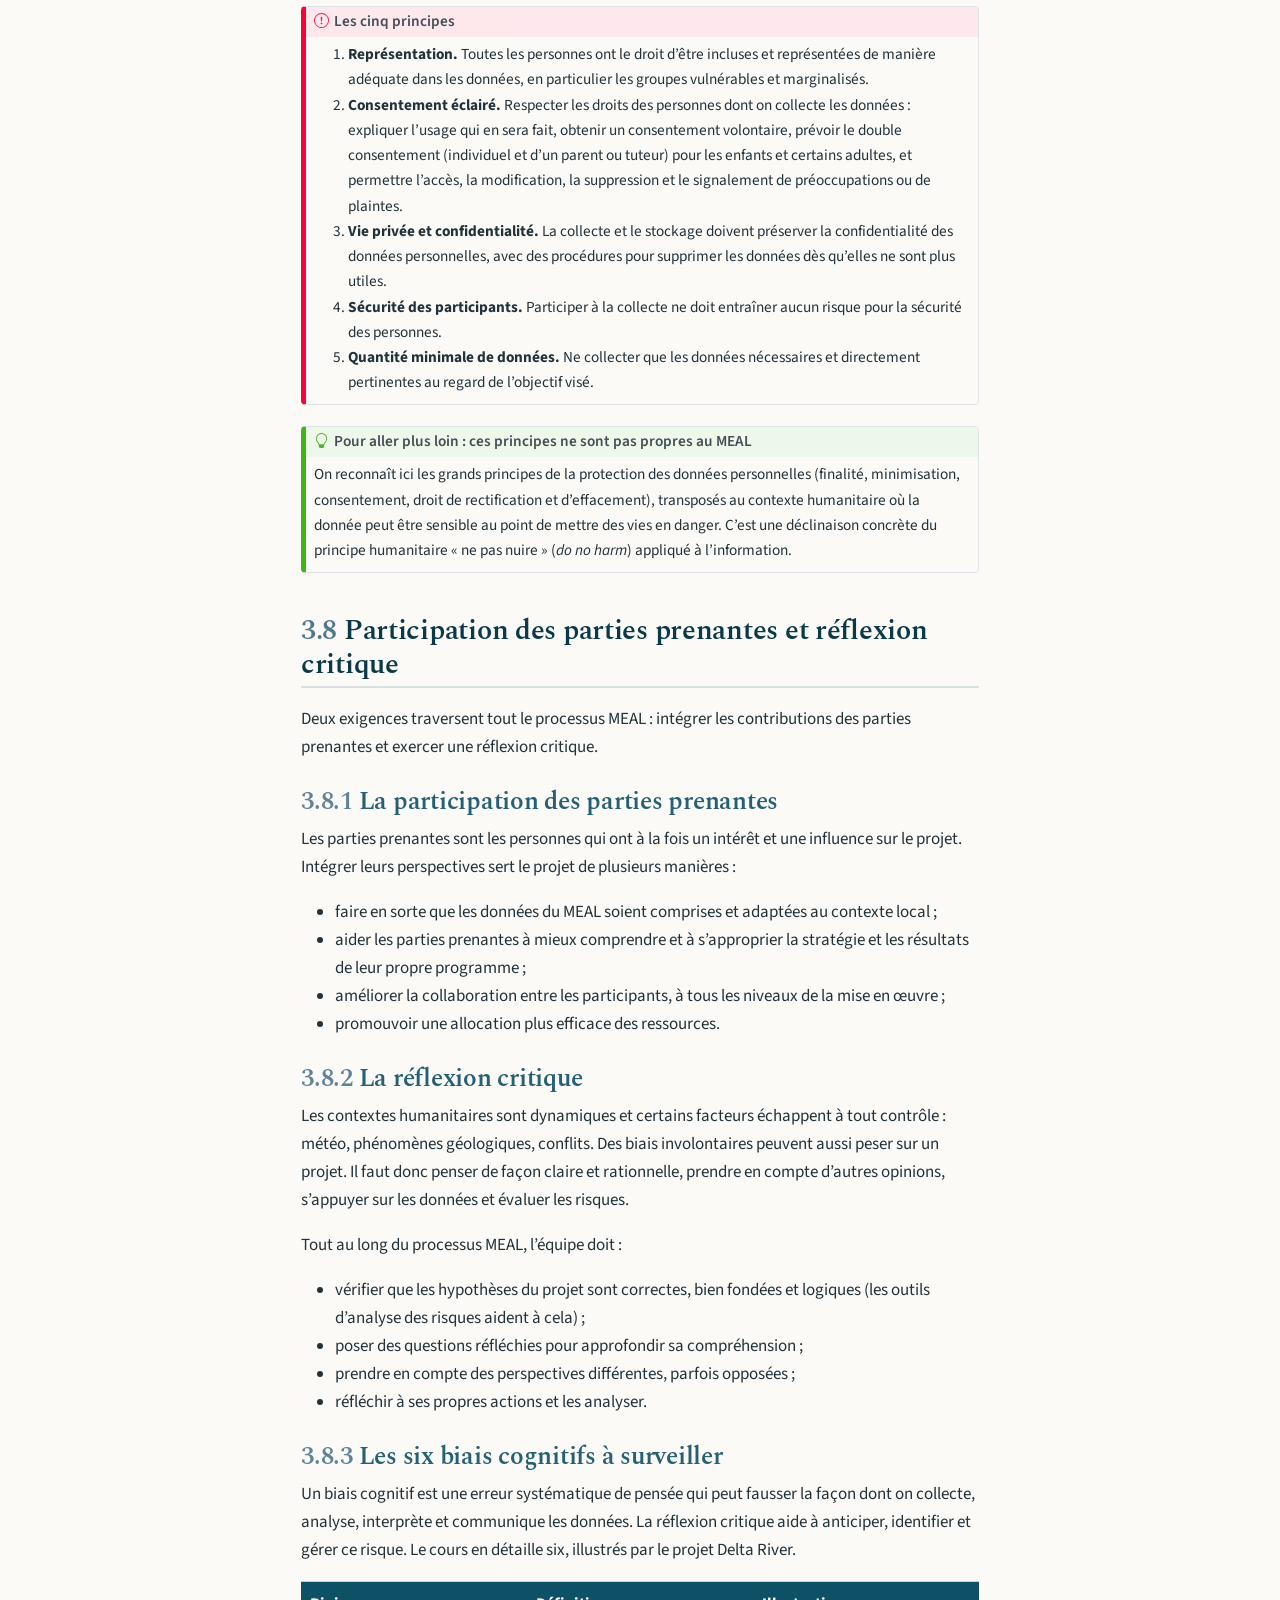
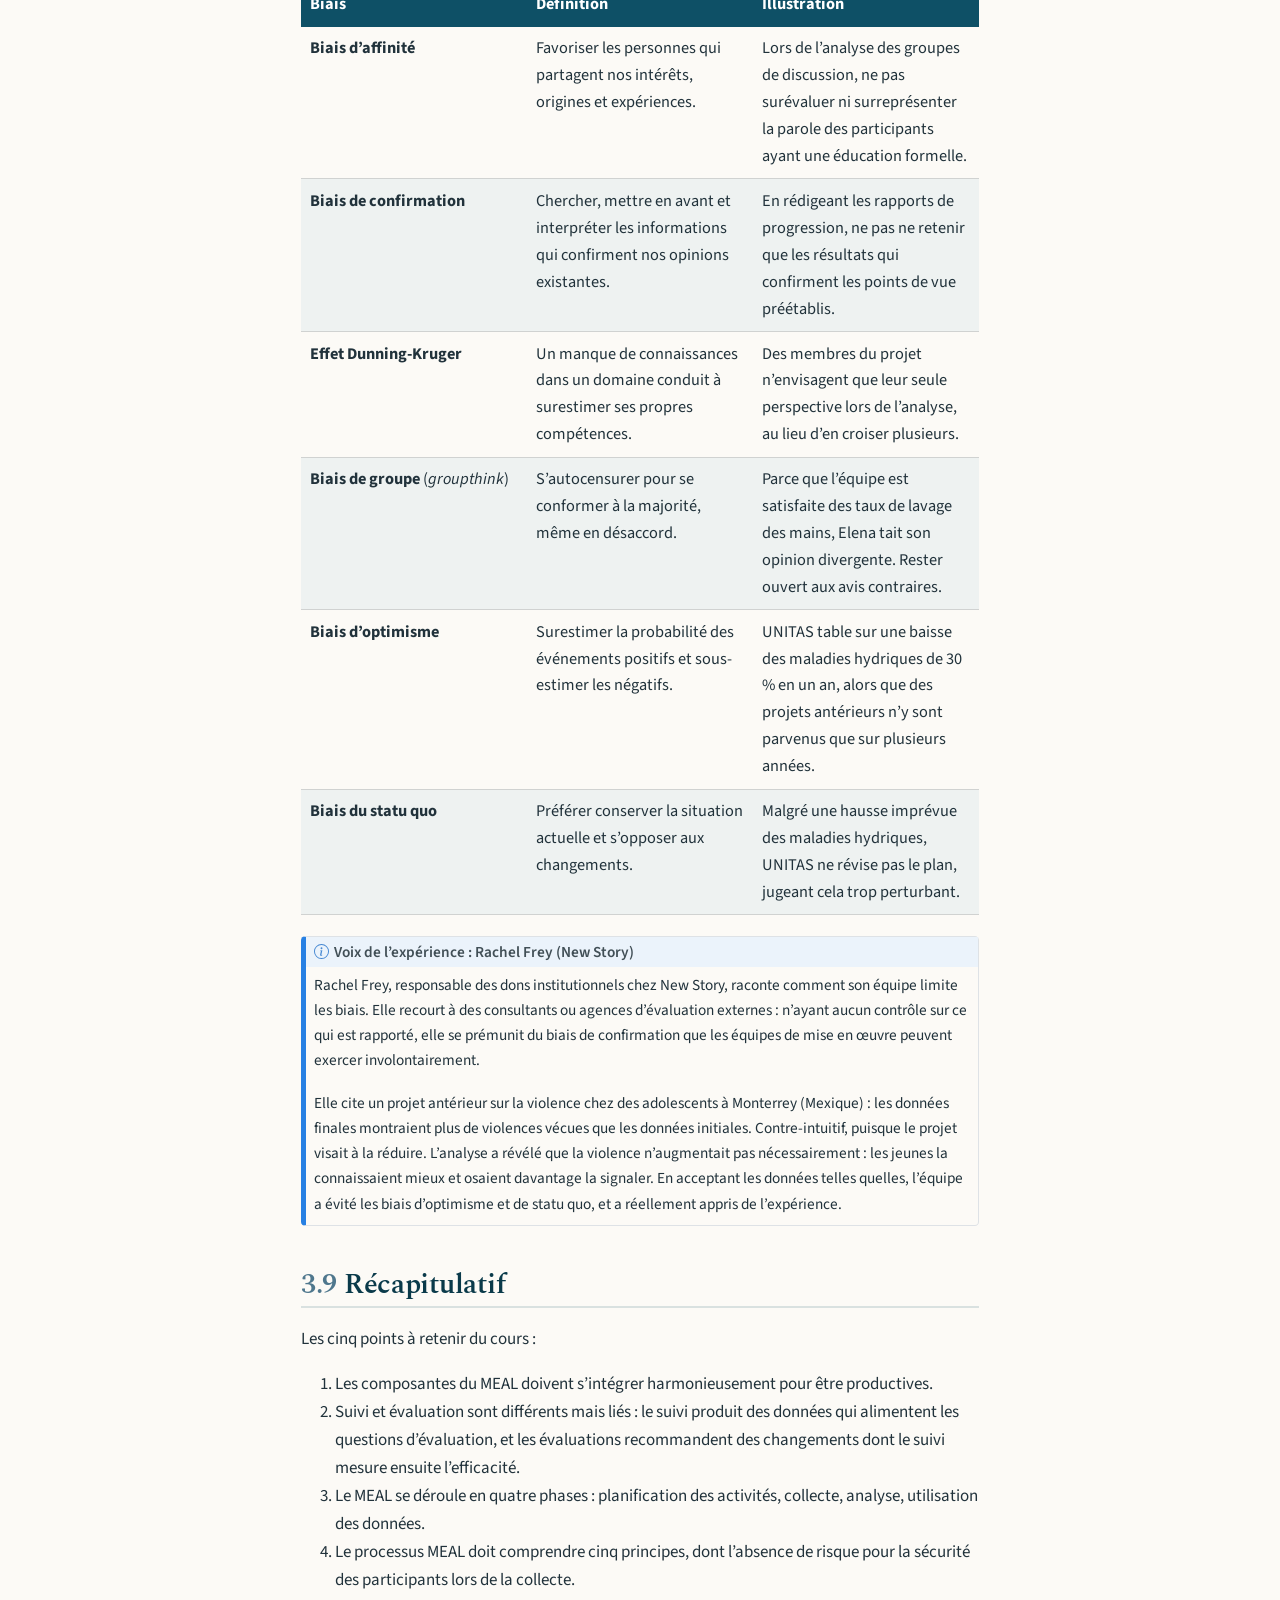
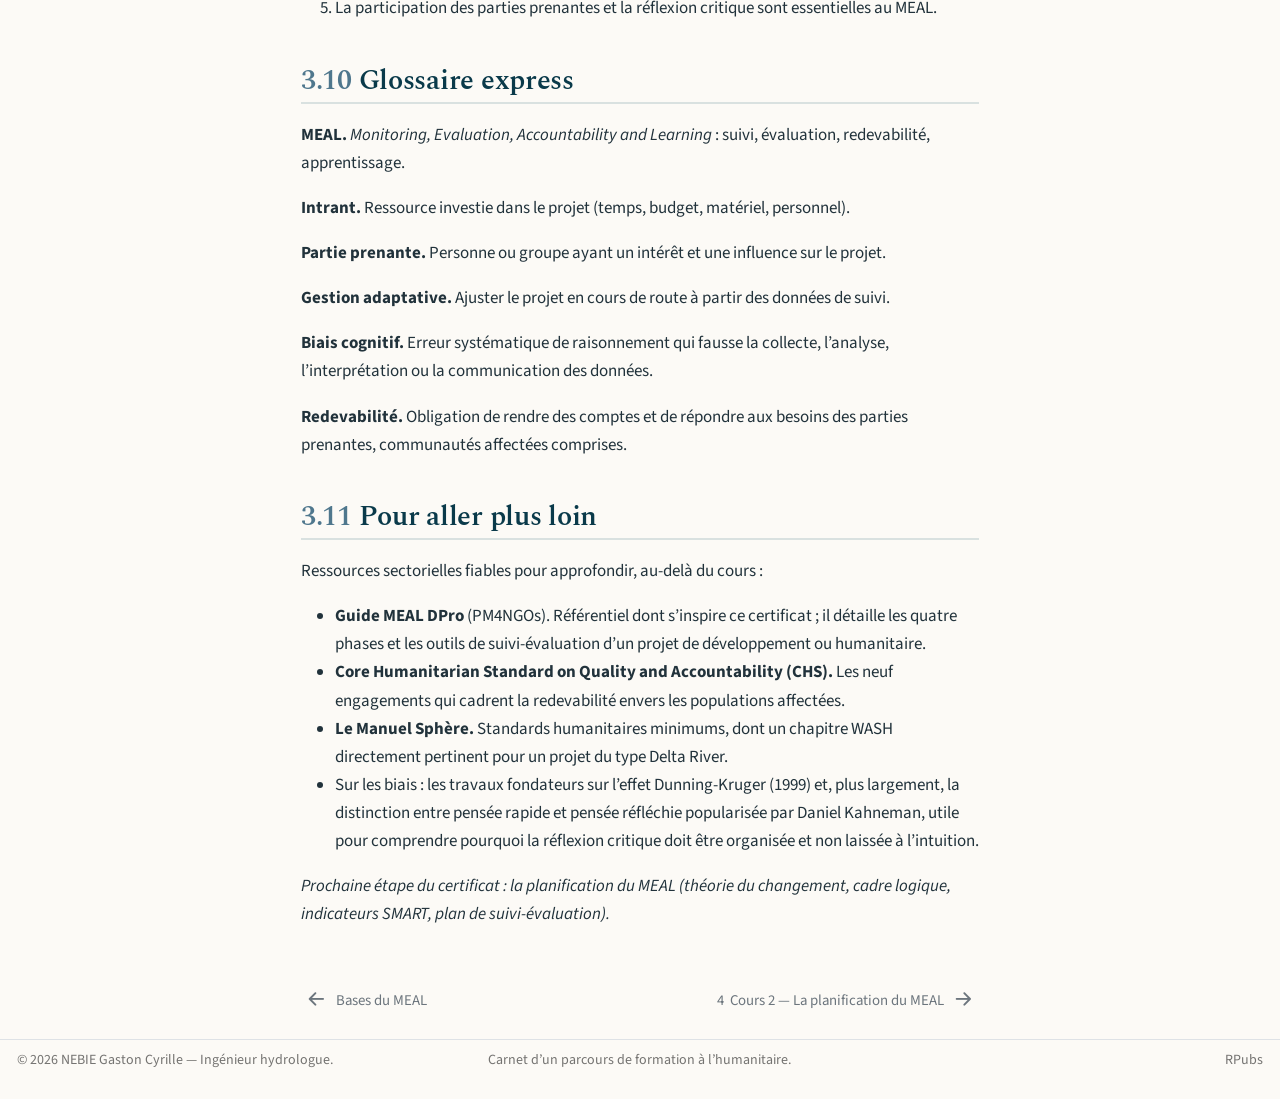
<file: docs/01_meal_c1_introduction.html>
<!DOCTYPE html>
<html xmlns="http://www.w3.org/1999/xhtml" lang="fr" xml:lang="fr"><head>

<meta charset="utf-8">
<meta name="generator" content="quarto-1.6.42">

<meta name="viewport" content="width=device-width, initial-scale=1.0, user-scalable=yes">


<title>3&nbsp; Cours 1 — Introduction au MEAL – Se former à l'action humanitaire</title>
<style>
code{white-space: pre-wrap;}
span.smallcaps{font-variant: small-caps;}
div.columns{display: flex; gap: min(4vw, 1.5em);}
div.column{flex: auto; overflow-x: auto;}
div.hanging-indent{margin-left: 1.5em; text-indent: -1.5em;}
ul.task-list{list-style: none;}
ul.task-list li input[type="checkbox"] {
  width: 0.8em;
  margin: 0 0.8em 0.2em -1em; /* quarto-specific, see https://github.com/quarto-dev/quarto-cli/issues/4556 */ 
  vertical-align: middle;
}
</style>


<script src="site_libs/quarto-nav/quarto-nav.js"></script>
<script src="site_libs/quarto-nav/headroom.min.js"></script>
<script src="site_libs/clipboard/clipboard.min.js"></script>
<script src="site_libs/quarto-search/autocomplete.umd.js"></script>
<script src="site_libs/quarto-search/fuse.min.js"></script>
<script src="site_libs/quarto-search/quarto-search.js"></script>
<meta name="quarto:offset" content="./">
<link href="./01_meal_c2_planification.html" rel="next">
<link href="./01_meal.html" rel="prev">
<script src="site_libs/quarto-html/quarto.js"></script>
<script src="site_libs/quarto-html/popper.min.js"></script>
<script src="site_libs/quarto-html/tippy.umd.min.js"></script>
<script src="site_libs/quarto-html/anchor.min.js"></script>
<link href="site_libs/quarto-html/tippy.css" rel="stylesheet">
<link href="site_libs/quarto-html/quarto-syntax-highlighting-2f5df379a58b258e96c21c0638c20c03.css" rel="stylesheet" id="quarto-text-highlighting-styles">
<script src="site_libs/bootstrap/bootstrap.min.js"></script>
<link href="site_libs/bootstrap/bootstrap-icons.css" rel="stylesheet">
<link href="site_libs/bootstrap/bootstrap-fc1f64c0cba864bbd228f80e6de6ca9a.min.css" rel="stylesheet" append-hash="true" id="quarto-bootstrap" data-mode="light">
<script id="quarto-search-options" type="application/json">{
  "location": "sidebar",
  "copy-button": false,
  "collapse-after": 3,
  "panel-placement": "start",
  "type": "textbox",
  "limit": 50,
  "keyboard-shortcut": [
    "f",
    "/",
    "s"
  ],
  "show-item-context": false,
  "language": {
    "search-no-results-text": "Pas de résultats",
    "search-matching-documents-text": "documents trouvés",
    "search-copy-link-title": "Copier le lien vers la recherche",
    "search-hide-matches-text": "Cacher les correspondances additionnelles",
    "search-more-match-text": "correspondance de plus dans ce document",
    "search-more-matches-text": "correspondances de plus dans ce document",
    "search-clear-button-title": "Effacer",
    "search-text-placeholder": "",
    "search-detached-cancel-button-title": "Annuler",
    "search-submit-button-title": "Envoyer",
    "search-label": "Recherche"
  }
}</script>


</head>

<body class="nav-sidebar floating">

<div id="quarto-search-results"></div>
  <header id="quarto-header" class="headroom fixed-top">
  <nav class="quarto-secondary-nav">
    <div class="container-fluid d-flex">
      <button type="button" class="quarto-btn-toggle btn" data-bs-toggle="collapse" role="button" data-bs-target=".quarto-sidebar-collapse-item" aria-controls="quarto-sidebar" aria-expanded="false" aria-label="Basculer la barre latérale" onclick="if (window.quartoToggleHeadroom) { window.quartoToggleHeadroom(); }">
        <i class="bi bi-layout-text-sidebar-reverse"></i>
      </button>
        <nav class="quarto-page-breadcrumbs" aria-label="breadcrumb"><ol class="breadcrumb"><li class="breadcrumb-item"><a href="./01_meal.html">Bases du MEAL</a></li><li class="breadcrumb-item"><a href="./01_meal_c1_introduction.html"><span class="chapter-number">3</span>&nbsp; <span class="chapter-title">Cours 1 — Introduction au MEAL</span></a></li></ol></nav>
        <a class="flex-grow-1" role="navigation" data-bs-toggle="collapse" data-bs-target=".quarto-sidebar-collapse-item" aria-controls="quarto-sidebar" aria-expanded="false" aria-label="Basculer la barre latérale" onclick="if (window.quartoToggleHeadroom) { window.quartoToggleHeadroom(); }">      
        </a>
      <button type="button" class="btn quarto-search-button" aria-label="Recherche" onclick="window.quartoOpenSearch();">
        <i class="bi bi-search"></i>
      </button>
    </div>
  </nav>
</header>
<!-- content -->
<div id="quarto-content" class="quarto-container page-columns page-rows-contents page-layout-article">
<!-- sidebar -->
  <nav id="quarto-sidebar" class="sidebar collapse collapse-horizontal quarto-sidebar-collapse-item sidebar-navigation floating overflow-auto">
    <div class="pt-lg-2 mt-2 text-left sidebar-header">
    <div class="sidebar-title mb-0 py-0">
      <a href="./">Se former à l’action humanitaire</a> 
        <div class="sidebar-tools-main">
  <a href="" class="quarto-reader-toggle quarto-navigation-tool px-1" onclick="window.quartoToggleReader(); return false;" title="Basculer en mode lecteur">
  <div class="quarto-reader-toggle-btn">
  <i class="bi"></i>
  </div>
</a>
</div>
    </div>
      </div>
        <div class="mt-2 flex-shrink-0 align-items-center">
        <div class="sidebar-search">
        <div id="quarto-search" class="" title="Recherche"></div>
        </div>
        </div>
    <div class="sidebar-menu-container"> 
    <ul class="list-unstyled mt-1">
        <li class="sidebar-item">
  <div class="sidebar-item-container"> 
  <a href="./index.html" class="sidebar-item-text sidebar-link">
 <span class="menu-text"><span class="chapter-number">1</span>&nbsp; <span class="chapter-title">Se former à l’action humanitaire</span></span></a>
  </div>
</li>
        <li class="sidebar-item sidebar-item-section">
      <div class="sidebar-item-container"> 
            <a class="sidebar-item-text sidebar-link text-start" data-bs-toggle="collapse" data-bs-target="#quarto-sidebar-section-1" role="navigation" aria-expanded="true">
 <span class="menu-text">Le parcours</span></a>
          <a class="sidebar-item-toggle text-start" data-bs-toggle="collapse" data-bs-target="#quarto-sidebar-section-1" role="navigation" aria-expanded="true" aria-label="Basculer la section">
            <i class="bi bi-chevron-right ms-2"></i>
          </a> 
      </div>
      <ul id="quarto-sidebar-section-1" class="collapse list-unstyled sidebar-section depth1 show">  
          <li class="sidebar-item">
  <div class="sidebar-item-container"> 
  <a href="./00_le_parcours.html" class="sidebar-item-text sidebar-link">
 <span class="menu-text"><span class="chapter-number">2</span>&nbsp; <span class="chapter-title">Le parcours</span></span></a>
  </div>
</li>
      </ul>
  </li>
        <li class="sidebar-item sidebar-item-section">
      <div class="sidebar-item-container"> 
            <a href="./01_meal.html" class="sidebar-item-text sidebar-link">
 <span class="menu-text">Bases du MEAL</span></a>
          <a class="sidebar-item-toggle text-start" data-bs-toggle="collapse" data-bs-target="#quarto-sidebar-section-2" role="navigation" aria-expanded="true" aria-label="Basculer la section">
            <i class="bi bi-chevron-right ms-2"></i>
          </a> 
      </div>
      <ul id="quarto-sidebar-section-2" class="collapse list-unstyled sidebar-section depth1 show">  
          <li class="sidebar-item">
  <div class="sidebar-item-container"> 
  <a href="./01_meal_c1_introduction.html" class="sidebar-item-text sidebar-link active">
 <span class="menu-text"><span class="chapter-number">3</span>&nbsp; <span class="chapter-title">Cours 1 — Introduction au MEAL</span></span></a>
  </div>
</li>
          <li class="sidebar-item">
  <div class="sidebar-item-container"> 
  <a href="./01_meal_c2_planification.html" class="sidebar-item-text sidebar-link">
 <span class="menu-text"><span class="chapter-number">4</span>&nbsp; <span class="chapter-title">Cours 2 — La planification du MEAL</span></span></a>
  </div>
</li>
          <li class="sidebar-item">
  <div class="sidebar-item-container"> 
  <a href="./01_meal_c3_collecte.html" class="sidebar-item-text sidebar-link">
 <span class="menu-text"><span class="chapter-number">5</span>&nbsp; <span class="chapter-title">Cours 3 — Collecter les données MEAL</span></span></a>
  </div>
</li>
          <li class="sidebar-item">
  <div class="sidebar-item-container"> 
  <a href="./01_meal_c4_analyse.html" class="sidebar-item-text sidebar-link">
 <span class="menu-text"><span class="chapter-number">6</span>&nbsp; <span class="chapter-title">Cours 4 — Analyser les données MEAL</span></span></a>
  </div>
</li>
          <li class="sidebar-item">
  <div class="sidebar-item-container"> 
  <a href="./01_meal_c5_utilisation.html" class="sidebar-item-text sidebar-link">
 <span class="menu-text"><span class="chapter-number">7</span>&nbsp; <span class="chapter-title">Cours 5 — Utiliser les données MEAL</span></span></a>
  </div>
</li>
      </ul>
  </li>
        <li class="sidebar-item sidebar-item-section">
      <div class="sidebar-item-container"> 
            <a class="sidebar-item-text sidebar-link text-start" data-bs-toggle="collapse" data-bs-target="#quarto-sidebar-section-3" role="navigation" aria-expanded="true">
 <span class="menu-text">Gestion de projets techniques en cas d’urgence EHA</span></a>
          <a class="sidebar-item-toggle text-start" data-bs-toggle="collapse" data-bs-target="#quarto-sidebar-section-3" role="navigation" aria-expanded="true" aria-label="Basculer la section">
            <i class="bi bi-chevron-right ms-2"></i>
          </a> 
      </div>
      <ul id="quarto-sidebar-section-3" class="collapse list-unstyled sidebar-section depth1 show">  
          <li class="sidebar-item">
  <div class="sidebar-item-container"> 
  <a href="./06_wash_tpm.html" class="sidebar-item-text sidebar-link">
 <span class="menu-text"><span class="chapter-number">8</span>&nbsp; <span class="chapter-title">Gestion de projets techniques en cas d’urgence EHA</span></span></a>
  </div>
</li>
      </ul>
  </li>
        <li class="sidebar-item sidebar-item-section">
      <div class="sidebar-item-container"> 
            <a class="sidebar-item-text sidebar-link text-start" data-bs-toggle="collapse" data-bs-target="#quarto-sidebar-section-4" role="navigation" aria-expanded="true">
 <span class="menu-text">Fondements de l’action humanitaire</span></a>
          <a class="sidebar-item-toggle text-start" data-bs-toggle="collapse" data-bs-target="#quarto-sidebar-section-4" role="navigation" aria-expanded="true" aria-label="Basculer la section">
            <i class="bi bi-chevron-right ms-2"></i>
          </a> 
      </div>
      <ul id="quarto-sidebar-section-4" class="collapse list-unstyled sidebar-section depth1 show">  
          <li class="sidebar-item">
  <div class="sidebar-item-container"> 
  <a href="./02_action_humanitaire.html" class="sidebar-item-text sidebar-link">
 <span class="menu-text"><span class="chapter-number">9</span>&nbsp; <span class="chapter-title">Fondements de l’action humanitaire</span></span></a>
  </div>
</li>
      </ul>
  </li>
        <li class="sidebar-item sidebar-item-section">
      <div class="sidebar-item-container"> 
            <a class="sidebar-item-text sidebar-link text-start" data-bs-toggle="collapse" data-bs-target="#quarto-sidebar-section-5" role="navigation" aria-expanded="true">
 <span class="menu-text">Fondamentaux de la gestion de projet (DPro)</span></a>
          <a class="sidebar-item-toggle text-start" data-bs-toggle="collapse" data-bs-target="#quarto-sidebar-section-5" role="navigation" aria-expanded="true" aria-label="Basculer la section">
            <i class="bi bi-chevron-right ms-2"></i>
          </a> 
      </div>
      <ul id="quarto-sidebar-section-5" class="collapse list-unstyled sidebar-section depth1 show">  
          <li class="sidebar-item">
  <div class="sidebar-item-container"> 
  <a href="./03_gestion_projet.html" class="sidebar-item-text sidebar-link">
 <span class="menu-text"><span class="chapter-number">10</span>&nbsp; <span class="chapter-title">Fondamentaux de la gestion de projet (DPro)</span></span></a>
  </div>
</li>
      </ul>
  </li>
        <li class="sidebar-item sidebar-item-section">
      <div class="sidebar-item-container"> 
            <a class="sidebar-item-text sidebar-link text-start" data-bs-toggle="collapse" data-bs-target="#quarto-sidebar-section-6" role="navigation" aria-expanded="true">
 <span class="menu-text">Sûreté et sécurité personnelles</span></a>
          <a class="sidebar-item-toggle text-start" data-bs-toggle="collapse" data-bs-target="#quarto-sidebar-section-6" role="navigation" aria-expanded="true" aria-label="Basculer la section">
            <i class="bi bi-chevron-right ms-2"></i>
          </a> 
      </div>
      <ul id="quarto-sidebar-section-6" class="collapse list-unstyled sidebar-section depth1 show">  
          <li class="sidebar-item">
  <div class="sidebar-item-container"> 
  <a href="./04_surete_securite.html" class="sidebar-item-text sidebar-link">
 <span class="menu-text"><span class="chapter-number">11</span>&nbsp; <span class="chapter-title">Sûreté et sécurité personnelles</span></span></a>
  </div>
</li>
      </ul>
  </li>
        <li class="sidebar-item sidebar-item-section">
      <div class="sidebar-item-container"> 
            <a class="sidebar-item-text sidebar-link text-start" data-bs-toggle="collapse" data-bs-target="#quarto-sidebar-section-7" role="navigation" aria-expanded="true">
 <span class="menu-text">Fondamentaux de la recherche de subventions</span></a>
          <a class="sidebar-item-toggle text-start" data-bs-toggle="collapse" data-bs-target="#quarto-sidebar-section-7" role="navigation" aria-expanded="true" aria-label="Basculer la section">
            <i class="bi bi-chevron-right ms-2"></i>
          </a> 
      </div>
      <ul id="quarto-sidebar-section-7" class="collapse list-unstyled sidebar-section depth1 show">  
          <li class="sidebar-item">
  <div class="sidebar-item-container"> 
  <a href="./05_recherche_subventions.html" class="sidebar-item-text sidebar-link">
 <span class="menu-text"><span class="chapter-number">12</span>&nbsp; <span class="chapter-title">Fondamentaux de la recherche de subventions</span></span></a>
  </div>
</li>
      </ul>
  </li>
    </ul>
    </div>
</nav>
<div id="quarto-sidebar-glass" class="quarto-sidebar-collapse-item" data-bs-toggle="collapse" data-bs-target=".quarto-sidebar-collapse-item"></div>
<!-- margin-sidebar -->
    <div id="quarto-margin-sidebar" class="sidebar margin-sidebar">
        <nav id="TOC" role="doc-toc" class="toc-active">
    <h2 id="toc-title">Sur cette page</h2>
   
  <ul>
  <li><a href="#ce-que-couvre-ce-cours" id="toc-ce-que-couvre-ce-cours" class="nav-link active" data-scroll-target="#ce-que-couvre-ce-cours"><span class="header-section-number">3.1</span> Ce que couvre ce cours</a></li>
  <li><a href="#le-cas-fil-rouge-le-projet-delta-river" id="toc-le-cas-fil-rouge-le-projet-delta-river" class="nav-link" data-scroll-target="#le-cas-fil-rouge-le-projet-delta-river"><span class="header-section-number">3.2</span> Le cas fil rouge : le projet Delta River</a></li>
  <li><a href="#quest-ce-que-le-meal" id="toc-quest-ce-que-le-meal" class="nav-link" data-scroll-target="#quest-ce-que-le-meal"><span class="header-section-number">3.3</span> Qu’est-ce que le MEAL ?</a>
  <ul class="collapse">
  <li><a href="#les-quatre-composantes" id="toc-les-quatre-composantes" class="nav-link" data-scroll-target="#les-quatre-composantes"><span class="header-section-number">3.3.1</span> Les quatre composantes</a></li>
  <li><a href="#pourquoi-les-quatre-fonctionnent-ensemble" id="toc-pourquoi-les-quatre-fonctionnent-ensemble" class="nav-link" data-scroll-target="#pourquoi-les-quatre-fonctionnent-ensemble"><span class="header-section-number">3.3.2</span> Pourquoi les quatre fonctionnent ensemble</a></li>
  </ul></li>
  <li><a href="#suivi-et-évaluation-différences-et-connexions" id="toc-suivi-et-évaluation-différences-et-connexions" class="nav-link" data-scroll-target="#suivi-et-évaluation-différences-et-connexions"><span class="header-section-number">3.4</span> Suivi et évaluation : différences et connexions</a></li>
  <li><a href="#les-quatre-phases-du-meal" id="toc-les-quatre-phases-du-meal" class="nav-link" data-scroll-target="#les-quatre-phases-du-meal"><span class="header-section-number">3.5</span> Les quatre phases du MEAL</a></li>
  <li><a href="#bénéfices-et-risques-dun-système-meal" id="toc-bénéfices-et-risques-dun-système-meal" class="nav-link" data-scroll-target="#bénéfices-et-risques-dun-système-meal"><span class="header-section-number">3.6</span> Bénéfices et risques d’un système MEAL</a></li>
  <li><a href="#les-cinq-principes-de-base" id="toc-les-cinq-principes-de-base" class="nav-link" data-scroll-target="#les-cinq-principes-de-base"><span class="header-section-number">3.7</span> Les cinq principes de base</a></li>
  <li><a href="#participation-des-parties-prenantes-et-réflexion-critique" id="toc-participation-des-parties-prenantes-et-réflexion-critique" class="nav-link" data-scroll-target="#participation-des-parties-prenantes-et-réflexion-critique"><span class="header-section-number">3.8</span> Participation des parties prenantes et réflexion critique</a>
  <ul class="collapse">
  <li><a href="#la-participation-des-parties-prenantes" id="toc-la-participation-des-parties-prenantes" class="nav-link" data-scroll-target="#la-participation-des-parties-prenantes"><span class="header-section-number">3.8.1</span> La participation des parties prenantes</a></li>
  <li><a href="#la-réflexion-critique" id="toc-la-réflexion-critique" class="nav-link" data-scroll-target="#la-réflexion-critique"><span class="header-section-number">3.8.2</span> La réflexion critique</a></li>
  <li><a href="#les-six-biais-cognitifs-à-surveiller" id="toc-les-six-biais-cognitifs-à-surveiller" class="nav-link" data-scroll-target="#les-six-biais-cognitifs-à-surveiller"><span class="header-section-number">3.8.3</span> Les six biais cognitifs à surveiller</a></li>
  </ul></li>
  <li><a href="#récapitulatif" id="toc-récapitulatif" class="nav-link" data-scroll-target="#récapitulatif"><span class="header-section-number">3.9</span> Récapitulatif</a></li>
  <li><a href="#glossaire-express" id="toc-glossaire-express" class="nav-link" data-scroll-target="#glossaire-express"><span class="header-section-number">3.10</span> Glossaire express</a></li>
  <li><a href="#pour-aller-plus-loin" id="toc-pour-aller-plus-loin" class="nav-link" data-scroll-target="#pour-aller-plus-loin"><span class="header-section-number">3.11</span> Pour aller plus loin</a></li>
  </ul>
</nav>
    </div>
<!-- main -->
<main class="content" id="quarto-document-content">

<header id="title-block-header" class="quarto-title-block default"><nav class="quarto-page-breadcrumbs quarto-title-breadcrumbs d-none d-lg-block" aria-label="breadcrumb"><ol class="breadcrumb"><li class="breadcrumb-item"><a href="./01_meal.html">Bases du MEAL</a></li><li class="breadcrumb-item"><a href="./01_meal_c1_introduction.html"><span class="chapter-number">3</span>&nbsp; <span class="chapter-title">Cours 1 — Introduction au MEAL</span></a></li></ol></nav>
<div class="quarto-title">
<h1 class="title"><span class="chapter-number">3</span>&nbsp; <span class="chapter-title">Cours 1 — Introduction au MEAL</span></h1>
<p class="subtitle lead">Fiche de révision détaillée</p>
</div>



<div class="quarto-title-meta">

    
  
    
  </div>
  


</header>


<div class="callout callout-style-default callout-note callout-titled">
<div class="callout-header d-flex align-content-center">
<div class="callout-icon-container">
<i class="callout-icon"></i>
</div>
<div class="callout-title-container flex-fill">
À propos de cette fiche
</div>
</div>
<div class="callout-body-container callout-body">
<p>Fiche de révision autonome du premier cours du certificat <em>Bases du MEAL</em> (DisasterReady.org). Elle reprend et reformule l’intégralité du cours d’introduction, de façon à pouvoir être comprise sans avoir suivi la formation. Le contenu est synthétisé à partir des supports du cours et aligné sur le Guide MEAL DPro, référentiel du secteur. Les exemples chiffrés et les personnages (UNITAS, Sydney, Jonathan, Rachel Frey, vallée Delta River) proviennent du cas fil rouge de la formation.</p>
<p>Retour à la synthèse du certificat : <a href="./01_meal.html">Bases du MEAL</a>.</p>
</div>
</div>
<section id="ce-que-couvre-ce-cours" class="level2" data-number="3.1">
<h2 data-number="3.1" class="anchored" data-anchor-id="ce-que-couvre-ce-cours"><span class="header-section-number">3.1</span> Ce que couvre ce cours</h2>
<p>Le premier cours pose les fondations. Il répond à quatre questions :</p>
<ol type="1">
<li>Qu’est-ce que le MEAL et quelles sont ses quatre composantes ?</li>
<li>Quels principes de base une organisation doit-elle respecter dans ses activités MEAL ?</li>
<li>Pourquoi la participation des parties prenantes et la réflexion critique sont-elles essentielles ?</li>
<li>Vérification des connaissances.</li>
</ol>
<p>Le fil conducteur est un projet fictif d’accès à l’eau et d’assainissement, mené par une organisation nommée UNITAS dans la vallée Delta River. Ce cas sert à illustrer chaque notion et revient tout au long des cinq cours du certificat.</p>
</section>
<section id="le-cas-fil-rouge-le-projet-delta-river" class="level2" data-number="3.2">
<h2 data-number="3.2" class="anchored" data-anchor-id="le-cas-fil-rouge-le-projet-delta-river"><span class="header-section-number">3.2</span> Le cas fil rouge : le projet Delta River</h2>
<p>Le contexte est présenté d’entrée, car tout le reste s’y rapporte.</p>
<p>Dans la vallée Delta River, les maladies diarrhéiques constituent la troisième cause de morbidité et de mortalité tous âges confondus, et la première cause chez les enfants de moins de cinq ans. Deux facteurs de risque principaux sont identifiés : une eau insalubre et de mauvaises pratiques sanitaires. Les habitants prélèvent l’eau domestique dans des sources polluées et une majorité de la communauté pratique la défécation en plein air.</p>
<p>UNITAS, une organisation d’action humanitaire et de développement, met en œuvre un projet pour réduire l’incidence de ces maladies en augmentant le recours à des points d’eau sains (puits et sources protégés) et à des latrines. Les activités sont :</p>
<ul>
<li>construire des points d’eau protégés et des latrines pour un accès sûr à l’eau potable ;</li>
<li>mettre en place des comités de l’eau communautaires responsables de l’entretien et de la durabilité des ouvrages ;</li>
<li>construire des latrines de qualité à l’usage des foyers ;</li>
<li>lancer une campagne de sensibilisation sur les effets de l’eau insalubre et des mauvaises pratiques sanitaires.</li>
</ul>
<p>UNITAS doit appliquer les principes du MEAL pour mesurer l’efficacité de ses interventions et repérer ce qui doit être ajusté. Deux membres de l’équipe portent le projet : <strong>Sydney</strong>, spécialiste MEAL, et <strong>Jonathan</strong>, expérimenté en planification mais novice en MEAL. Le lecteur est invité à progresser comme Jonathan.</p>
</section>
<section id="quest-ce-que-le-meal" class="level2" data-number="3.3">
<h2 data-number="3.3" class="anchored" data-anchor-id="quest-ce-que-le-meal"><span class="header-section-number">3.3</span> Qu’est-ce que le MEAL ?</h2>
<p>Les organisations humanitaires structurent leur travail en projets. Quelles que soient leurs approches, toutes ont besoin d’un suivi, d’une évaluation, d’une redevabilité et d’un apprentissage efficaces pour réussir. C’est ce que recouvre l’acronyme anglais MEAL : <em>Monitoring, Evaluation, Accountability and Learning</em>.</p>
<p>Le MEAL n’est pas l’affaire des seuls spécialistes. Certaines organisations disposent de spécialistes dédiés, d’autres non, mais la responsabilité en incombe à toutes les personnes impliquées dans la gestion du projet, quel que soit leur poste.</p>
<section id="les-quatre-composantes" class="level3" data-number="3.3.1">
<h3 data-number="3.3.1" class="anchored" data-anchor-id="les-quatre-composantes"><span class="header-section-number">3.3.1</span> Les quatre composantes</h3>
<table class="caption-top table">
<colgroup>
<col style="width: 50%">
<col style="width: 50%">
</colgroup>
<thead>
<tr class="header">
<th>Composante</th>
<th>Définition</th>
</tr>
</thead>
<tbody>
<tr class="odd">
<td><strong>Suivi</strong> (<em>Monitoring</em>)</td>
<td>Collecte de données continue et systématique servant à déterminer la progression d’un projet.</td>
</tr>
<tr class="even">
<td><strong>Évaluation</strong> (<em>Evaluation</em>)</td>
<td>Étude de la conception, de la mise en œuvre et des résultats d’un projet, en cours ou terminé.</td>
</tr>
<tr class="odd">
<td><strong>Redevabilité</strong> (<em>Accountability</em>)</td>
<td>Engagement à équilibrer et à répondre aux besoins de toutes les parties prenantes tout au long des activités du projet.</td>
</tr>
<tr class="even">
<td><strong>Apprentissage</strong> (<em>Learning</em>)</td>
<td>Culture, processus et ressources qui permettent une réflexion intentionnelle, au service d’une meilleure prise de décision.</td>
</tr>
</tbody>
</table>
<p>La redevabilité s’exerce envers plusieurs publics, pas seulement le bailleur :</p>
<ul>
<li>les membres de la communauté ;</li>
<li>les bailleurs de fonds ;</li>
<li>les partenaires ;</li>
<li>les organisations prenant part au projet.</li>
</ul>
<div class="callout callout-style-default callout-tip callout-titled">
<div class="callout-header d-flex align-content-center">
<div class="callout-icon-container">
<i class="callout-icon"></i>
</div>
<div class="callout-title-container flex-fill">
Pour aller plus loin : la redevabilité comme standard
</div>
</div>
<div class="callout-body-container callout-body">
<p>La redevabilité envers les populations affectées est formalisée dans le secteur par la Norme humanitaire fondamentale (Core Humanitarian Standard, CHS) et ses engagements de qualité et de redevabilité. Le MEAL est l’outil concret qui rend cette redevabilité vérifiable : sans données de suivi et sans mécanisme de remontée des plaintes, un engagement de redevabilité reste théorique.</p>
</div>
</div>
</section>
<section id="pourquoi-les-quatre-fonctionnent-ensemble" class="level3" data-number="3.3.2">
<h3 data-number="3.3.2" class="anchored" data-anchor-id="pourquoi-les-quatre-fonctionnent-ensemble"><span class="header-section-number">3.3.2</span> Pourquoi les quatre fonctionnent ensemble</h3>
<p>Chaque composante a un objectif propre et important, mais aucune ne suffit seule. Elles doivent s’intégrer harmonieusement, comme les pièces d’un puzzle, pour être productives. Un suivi sans apprentissage produit des rapports que personne n’exploite ; une évaluation sans redevabilité ne rend de comptes qu’au bailleur ; une redevabilité sans données fiables n’est qu’une déclaration d’intention.</p>
</section>
</section>
<section id="suivi-et-évaluation-différences-et-connexions" class="level2" data-number="3.4">
<h2 data-number="3.4" class="anchored" data-anchor-id="suivi-et-évaluation-différences-et-connexions"><span class="header-section-number">3.4</span> Suivi et évaluation : différences et connexions</h2>
<p>Le suivi et l’évaluation sont les deux composantes que l’on confond le plus. Ils diffèrent sur quatre axes.</p>
<table class="caption-top table">
<colgroup>
<col style="width: 33%">
<col style="width: 33%">
<col style="width: 33%">
</colgroup>
<thead>
<tr class="header">
<th>Axe</th>
<th>Suivi</th>
<th>Évaluation</th>
</tr>
</thead>
<tbody>
<tr class="odd">
<td><strong>Objectif</strong></td>
<td>Suivre les intrants, les activités et la progression vers les résultats et impacts convenus.</td>
<td>Estimer, de façon systématique et objective, la valeur d’un projet en cours ou terminé.</td>
</tr>
<tr class="even">
<td><strong>Fréquence</strong></td>
<td>Régulier et continu pendant la mise en œuvre.</td>
<td>Périodique et ponctuelle, pendant et après le projet (si le financement le permet).</td>
</tr>
<tr class="odd">
<td><strong>Responsabilité</strong></td>
<td>Équipe du projet.</td>
<td>Souvent confiée à des intervenants externes, mais implique le personnel du projet.</td>
</tr>
<tr class="even">
<td><strong>Utilisation des données</strong></td>
<td>Décisions en temps utile et mesures correctives à court terme (gestion adaptative).</td>
<td>Identifier les changements potentiels et alimenter l’apprentissage organisationnel à plus long terme.</td>
</tr>
</tbody>
</table>
<p>Différents, mais liés. Les activités de suivi génèrent des données qui serviront ensuite à répondre aux questions d’évaluation. Réciproquement, les évaluations peuvent recommander des changements dans le projet ou l’un de ses processus, puis le suivi permet de vérifier si ces recommandations ont été efficaces. Suivi et évaluation forment ainsi une boucle, non deux exercices isolés.</p>
</section>
<section id="les-quatre-phases-du-meal" class="level2" data-number="3.5">
<h2 data-number="3.5" class="anchored" data-anchor-id="les-quatre-phases-du-meal"><span class="header-section-number">3.5</span> Les quatre phases du MEAL</h2>
<p>Le MEAL organise ses activités en quatre phases, adaptées du Guide MEAL DPro. Elles se déroulent tout au long du cycle de vie du projet, de la planification initiale à la clôture.</p>
<ol type="1">
<li><strong>Planifier les activités MEAL.</strong> Développer des plans détaillés et complets ; choisir des outils et des approches adaptés à la taille et à la complexité du projet.</li>
<li><strong>Collecter les données MEAL.</strong> Élaborer et utiliser des outils pour collecter des données de qualité et opportunes ; ces données doivent mesurer la progression et aider à décider et à apprendre.</li>
<li><strong>Analyser les données MEAL.</strong> Analyser les données selon les plans établis pendant la phase de planification.</li>
<li><strong>Utiliser les données MEAL.</strong> S’en servir pour informer les décisions de gestion et les communications, promouvoir la redevabilité et partager l’apprentissage.</li>
</ol>
<p>La logique est séquentielle mais itérative : on ne collecte que ce qu’on a planifié de mesurer, on n’analyse que selon le plan prévu, et l’usage des données peut renvoyer à un ajustement de la planification.</p>
</section>
<section id="bénéfices-et-risques-dun-système-meal" class="level2" data-number="3.6">
<h2 data-number="3.6" class="anchored" data-anchor-id="bénéfices-et-risques-dun-système-meal"><span class="header-section-number">3.6</span> Bénéfices et risques d’un système MEAL</h2>
<p>Correctement conçu et mis en œuvre, un système MEAL permet de suivre la progression des projets, d’appuyer des décisions informées, d’augmenter l’impact, et de promouvoir la redevabilité et l’apprentissage.</p>
<p>Mal géré, il produit l’inverse. Les effets les plus défavorables sont :</p>
<ul>
<li>le <strong>gaspillage</strong> des ressources du projet et du temps des participants, en posant les mauvaises questions ou en collectant des données inutiles ;</li>
<li>la mise en danger de la <strong>sécurité et du bien-être</strong> des participants, quand la confidentialité et l’anonymat ne sont pas respectés ;</li>
<li>la <strong>perte d’impact</strong> ou de cap, faute de collecter et d’analyser les données nécessaires à l’amélioration des opérations et de la stratégie.</li>
</ul>
<p>Ces risques justifient les principes de base et la vigilance sur les biais qui suivent.</p>
</section>
<section id="les-cinq-principes-de-base" class="level2" data-number="3.7">
<h2 data-number="3.7" class="anchored" data-anchor-id="les-cinq-principes-de-base"><span class="header-section-number">3.7</span> Les cinq principes de base</h2>
<p>Pour assurer une bonne mise en œuvre, les organisations définissent leurs propres principes de base, fondés sur cinq thèmes. Ces principes forment l’éthique de la donnée du MEAL.</p>
<div class="callout callout-style-default callout-important callout-titled">
<div class="callout-header d-flex align-content-center">
<div class="callout-icon-container">
<i class="callout-icon"></i>
</div>
<div class="callout-title-container flex-fill">
Les cinq principes
</div>
</div>
<div class="callout-body-container callout-body">
<ol type="1">
<li><strong>Représentation.</strong> Toutes les personnes ont le droit d’être incluses et représentées de manière adéquate dans les données, en particulier les groupes vulnérables et marginalisés.</li>
<li><strong>Consentement éclairé.</strong> Respecter les droits des personnes dont on collecte les données : expliquer l’usage qui en sera fait, obtenir un consentement volontaire, prévoir le double consentement (individuel et d’un parent ou tuteur) pour les enfants et certains adultes, et permettre l’accès, la modification, la suppression et le signalement de préoccupations ou de plaintes.</li>
<li><strong>Vie privée et confidentialité.</strong> La collecte et le stockage doivent préserver la confidentialité des données personnelles, avec des procédures pour supprimer les données dès qu’elles ne sont plus utiles.</li>
<li><strong>Sécurité des participants.</strong> Participer à la collecte ne doit entraîner aucun risque pour la sécurité des personnes.</li>
<li><strong>Quantité minimale de données.</strong> Ne collecter que les données nécessaires et directement pertinentes au regard de l’objectif visé.</li>
</ol>
</div>
</div>
<div class="callout callout-style-default callout-tip callout-titled">
<div class="callout-header d-flex align-content-center">
<div class="callout-icon-container">
<i class="callout-icon"></i>
</div>
<div class="callout-title-container flex-fill">
Pour aller plus loin : ces principes ne sont pas propres au MEAL
</div>
</div>
<div class="callout-body-container callout-body">
<p>On reconnaît ici les grands principes de la protection des données personnelles (finalité, minimisation, consentement, droit de rectification et d’effacement), transposés au contexte humanitaire où la donnée peut être sensible au point de mettre des vies en danger. C’est une déclinaison concrète du principe humanitaire « ne pas nuire » (<em>do no harm</em>) appliqué à l’information.</p>
</div>
</div>
</section>
<section id="participation-des-parties-prenantes-et-réflexion-critique" class="level2" data-number="3.8">
<h2 data-number="3.8" class="anchored" data-anchor-id="participation-des-parties-prenantes-et-réflexion-critique"><span class="header-section-number">3.8</span> Participation des parties prenantes et réflexion critique</h2>
<p>Deux exigences traversent tout le processus MEAL : intégrer les contributions des parties prenantes et exercer une réflexion critique.</p>
<section id="la-participation-des-parties-prenantes" class="level3" data-number="3.8.1">
<h3 data-number="3.8.1" class="anchored" data-anchor-id="la-participation-des-parties-prenantes"><span class="header-section-number">3.8.1</span> La participation des parties prenantes</h3>
<p>Les parties prenantes sont les personnes qui ont à la fois un intérêt et une influence sur le projet. Intégrer leurs perspectives sert le projet de plusieurs manières :</p>
<ul>
<li>faire en sorte que les données du MEAL soient comprises et adaptées au contexte local ;</li>
<li>aider les parties prenantes à mieux comprendre et à s’approprier la stratégie et les résultats de leur propre programme ;</li>
<li>améliorer la collaboration entre les participants, à tous les niveaux de la mise en œuvre ;</li>
<li>promouvoir une allocation plus efficace des ressources.</li>
</ul>
</section>
<section id="la-réflexion-critique" class="level3" data-number="3.8.2">
<h3 data-number="3.8.2" class="anchored" data-anchor-id="la-réflexion-critique"><span class="header-section-number">3.8.2</span> La réflexion critique</h3>
<p>Les contextes humanitaires sont dynamiques et certains facteurs échappent à tout contrôle : météo, phénomènes géologiques, conflits. Des biais involontaires peuvent aussi peser sur un projet. Il faut donc penser de façon claire et rationnelle, prendre en compte d’autres opinions, s’appuyer sur les données et évaluer les risques.</p>
<p>Tout au long du processus MEAL, l’équipe doit :</p>
<ul>
<li>vérifier que les hypothèses du projet sont correctes, bien fondées et logiques (les outils d’analyse des risques aident à cela) ;</li>
<li>poser des questions réfléchies pour approfondir sa compréhension ;</li>
<li>prendre en compte des perspectives différentes, parfois opposées ;</li>
<li>réfléchir à ses propres actions et les analyser.</li>
</ul>
</section>
<section id="les-six-biais-cognitifs-à-surveiller" class="level3" data-number="3.8.3">
<h3 data-number="3.8.3" class="anchored" data-anchor-id="les-six-biais-cognitifs-à-surveiller"><span class="header-section-number">3.8.3</span> Les six biais cognitifs à surveiller</h3>
<p>Un biais cognitif est une erreur systématique de pensée qui peut fausser la façon dont on collecte, analyse, interprète et communique les données. La réflexion critique aide à anticiper, identifier et gérer ce risque. Le cours en détaille six, illustrés par le projet Delta River.</p>
<table class="caption-top table">
<colgroup>
<col style="width: 33%">
<col style="width: 33%">
<col style="width: 33%">
</colgroup>
<thead>
<tr class="header">
<th>Biais</th>
<th>Définition</th>
<th>Illustration</th>
</tr>
</thead>
<tbody>
<tr class="odd">
<td><strong>Biais d’affinité</strong></td>
<td>Favoriser les personnes qui partagent nos intérêts, origines et expériences.</td>
<td>Lors de l’analyse des groupes de discussion, ne pas surévaluer ni surreprésenter la parole des participants ayant une éducation formelle.</td>
</tr>
<tr class="even">
<td><strong>Biais de confirmation</strong></td>
<td>Chercher, mettre en avant et interpréter les informations qui confirment nos opinions existantes.</td>
<td>En rédigeant les rapports de progression, ne pas ne retenir que les résultats qui confirment les points de vue préétablis.</td>
</tr>
<tr class="odd">
<td><strong>Effet Dunning-Kruger</strong></td>
<td>Un manque de connaissances dans un domaine conduit à surestimer ses propres compétences.</td>
<td>Des membres du projet n’envisagent que leur seule perspective lors de l’analyse, au lieu d’en croiser plusieurs.</td>
</tr>
<tr class="even">
<td><strong>Biais de groupe</strong> (<em>groupthink</em>)</td>
<td>S’autocensurer pour se conformer à la majorité, même en désaccord.</td>
<td>Parce que l’équipe est satisfaite des taux de lavage des mains, Elena tait son opinion divergente. Rester ouvert aux avis contraires.</td>
</tr>
<tr class="odd">
<td><strong>Biais d’optimisme</strong></td>
<td>Surestimer la probabilité des événements positifs et sous-estimer les négatifs.</td>
<td>UNITAS table sur une baisse des maladies hydriques de 30 % en un an, alors que des projets antérieurs n’y sont parvenus que sur plusieurs années.</td>
</tr>
<tr class="even">
<td><strong>Biais du statu quo</strong></td>
<td>Préférer conserver la situation actuelle et s’opposer aux changements.</td>
<td>Malgré une hausse imprévue des maladies hydriques, UNITAS ne révise pas le plan, jugeant cela trop perturbant.</td>
</tr>
</tbody>
</table>
<div class="callout callout-style-default callout-note callout-titled">
<div class="callout-header d-flex align-content-center">
<div class="callout-icon-container">
<i class="callout-icon"></i>
</div>
<div class="callout-title-container flex-fill">
Voix de l’expérience : Rachel Frey (New Story)
</div>
</div>
<div class="callout-body-container callout-body">
<p>Rachel Frey, responsable des dons institutionnels chez New Story, raconte comment son équipe limite les biais. Elle recourt à des consultants ou agences d’évaluation externes : n’ayant aucun contrôle sur ce qui est rapporté, elle se prémunit du biais de confirmation que les équipes de mise en œuvre peuvent exercer involontairement.</p>
<p>Elle cite un projet antérieur sur la violence chez des adolescents à Monterrey (Mexique) : les données finales montraient plus de violences vécues que les données initiales. Contre-intuitif, puisque le projet visait à la réduire. L’analyse a révélé que la violence n’augmentait pas nécessairement : les jeunes la connaissaient mieux et osaient davantage la signaler. En acceptant les données telles quelles, l’équipe a évité les biais d’optimisme et de statu quo, et a réellement appris de l’expérience.</p>
</div>
</div>
</section>
</section>
<section id="récapitulatif" class="level2" data-number="3.9">
<h2 data-number="3.9" class="anchored" data-anchor-id="récapitulatif"><span class="header-section-number">3.9</span> Récapitulatif</h2>
<p>Les cinq points à retenir du cours :</p>
<ol type="1">
<li>Les composantes du MEAL doivent s’intégrer harmonieusement pour être productives.</li>
<li>Suivi et évaluation sont différents mais liés : le suivi produit des données qui alimentent les questions d’évaluation, et les évaluations recommandent des changements dont le suivi mesure ensuite l’efficacité.</li>
<li>Le MEAL se déroule en quatre phases : planification des activités, collecte, analyse, utilisation des données.</li>
<li>Le processus MEAL doit comprendre cinq principes, dont l’absence de risque pour la sécurité des participants lors de la collecte.</li>
<li>La participation des parties prenantes et la réflexion critique sont essentielles au MEAL.</li>
</ol>
</section>
<section id="glossaire-express" class="level2" data-number="3.10">
<h2 data-number="3.10" class="anchored" data-anchor-id="glossaire-express"><span class="header-section-number">3.10</span> Glossaire express</h2>
<p><strong>MEAL.</strong> <em>Monitoring, Evaluation, Accountability and Learning</em> : suivi, évaluation, redevabilité, apprentissage.</p>
<p><strong>Intrant.</strong> Ressource investie dans le projet (temps, budget, matériel, personnel).</p>
<p><strong>Partie prenante.</strong> Personne ou groupe ayant un intérêt et une influence sur le projet.</p>
<p><strong>Gestion adaptative.</strong> Ajuster le projet en cours de route à partir des données de suivi.</p>
<p><strong>Biais cognitif.</strong> Erreur systématique de raisonnement qui fausse la collecte, l’analyse, l’interprétation ou la communication des données.</p>
<p><strong>Redevabilité.</strong> Obligation de rendre des comptes et de répondre aux besoins des parties prenantes, communautés affectées comprises.</p>
</section>
<section id="pour-aller-plus-loin" class="level2" data-number="3.11">
<h2 data-number="3.11" class="anchored" data-anchor-id="pour-aller-plus-loin"><span class="header-section-number">3.11</span> Pour aller plus loin</h2>
<p>Ressources sectorielles fiables pour approfondir, au-delà du cours :</p>
<ul>
<li><strong>Guide MEAL DPro</strong> (PM4NGOs). Référentiel dont s’inspire ce certificat ; il détaille les quatre phases et les outils de suivi-évaluation d’un projet de développement ou humanitaire.</li>
<li><strong>Core Humanitarian Standard on Quality and Accountability (CHS).</strong> Les neuf engagements qui cadrent la redevabilité envers les populations affectées.</li>
<li><strong>Le Manuel Sphère.</strong> Standards humanitaires minimums, dont un chapitre WASH directement pertinent pour un projet du type Delta River.</li>
<li>Sur les biais : les travaux fondateurs sur l’effet Dunning-Kruger (1999) et, plus largement, la distinction entre pensée rapide et pensée réfléchie popularisée par Daniel Kahneman, utile pour comprendre pourquoi la réflexion critique doit être organisée et non laissée à l’intuition.</li>
</ul>
<p><em>Prochaine étape du certificat : la planification du MEAL (théorie du changement, cadre logique, indicateurs SMART, plan de suivi-évaluation).</em></p>


</section>

</main> <!-- /main -->
<script id="quarto-html-after-body" type="application/javascript">
window.document.addEventListener("DOMContentLoaded", function (event) {
  const toggleBodyColorMode = (bsSheetEl) => {
    const mode = bsSheetEl.getAttribute("data-mode");
    const bodyEl = window.document.querySelector("body");
    if (mode === "dark") {
      bodyEl.classList.add("quarto-dark");
      bodyEl.classList.remove("quarto-light");
    } else {
      bodyEl.classList.add("quarto-light");
      bodyEl.classList.remove("quarto-dark");
    }
  }
  const toggleBodyColorPrimary = () => {
    const bsSheetEl = window.document.querySelector("link#quarto-bootstrap");
    if (bsSheetEl) {
      toggleBodyColorMode(bsSheetEl);
    }
  }
  toggleBodyColorPrimary();  
  const icon = "";
  const anchorJS = new window.AnchorJS();
  anchorJS.options = {
    placement: 'right',
    icon: icon
  };
  anchorJS.add('.anchored');
  const isCodeAnnotation = (el) => {
    for (const clz of el.classList) {
      if (clz.startsWith('code-annotation-')) {                     
        return true;
      }
    }
    return false;
  }
  const onCopySuccess = function(e) {
    // button target
    const button = e.trigger;
    // don't keep focus
    button.blur();
    // flash "checked"
    button.classList.add('code-copy-button-checked');
    var currentTitle = button.getAttribute("title");
    button.setAttribute("title", "Copié");
    let tooltip;
    if (window.bootstrap) {
      button.setAttribute("data-bs-toggle", "tooltip");
      button.setAttribute("data-bs-placement", "left");
      button.setAttribute("data-bs-title", "Copié");
      tooltip = new bootstrap.Tooltip(button, 
        { trigger: "manual", 
          customClass: "code-copy-button-tooltip",
          offset: [0, -8]});
      tooltip.show();    
    }
    setTimeout(function() {
      if (tooltip) {
        tooltip.hide();
        button.removeAttribute("data-bs-title");
        button.removeAttribute("data-bs-toggle");
        button.removeAttribute("data-bs-placement");
      }
      button.setAttribute("title", currentTitle);
      button.classList.remove('code-copy-button-checked');
    }, 1000);
    // clear code selection
    e.clearSelection();
  }
  const getTextToCopy = function(trigger) {
      const codeEl = trigger.previousElementSibling.cloneNode(true);
      for (const childEl of codeEl.children) {
        if (isCodeAnnotation(childEl)) {
          childEl.remove();
        }
      }
      return codeEl.innerText;
  }
  const clipboard = new window.ClipboardJS('.code-copy-button:not([data-in-quarto-modal])', {
    text: getTextToCopy
  });
  clipboard.on('success', onCopySuccess);
  if (window.document.getElementById('quarto-embedded-source-code-modal')) {
    const clipboardModal = new window.ClipboardJS('.code-copy-button[data-in-quarto-modal]', {
      text: getTextToCopy,
      container: window.document.getElementById('quarto-embedded-source-code-modal')
    });
    clipboardModal.on('success', onCopySuccess);
  }
    var localhostRegex = new RegExp(/^(?:http|https):\/\/localhost\:?[0-9]*\//);
    var mailtoRegex = new RegExp(/^mailto:/);
      var filterRegex = new RegExp('/' + window.location.host + '/');
    var isInternal = (href) => {
        return filterRegex.test(href) || localhostRegex.test(href) || mailtoRegex.test(href);
    }
    // Inspect non-navigation links and adorn them if external
 	var links = window.document.querySelectorAll('a[href]:not(.nav-link):not(.navbar-brand):not(.toc-action):not(.sidebar-link):not(.sidebar-item-toggle):not(.pagination-link):not(.no-external):not([aria-hidden]):not(.dropdown-item):not(.quarto-navigation-tool):not(.about-link)');
    for (var i=0; i<links.length; i++) {
      const link = links[i];
      if (!isInternal(link.href)) {
        // undo the damage that might have been done by quarto-nav.js in the case of
        // links that we want to consider external
        if (link.dataset.originalHref !== undefined) {
          link.href = link.dataset.originalHref;
        }
      }
    }
  function tippyHover(el, contentFn, onTriggerFn, onUntriggerFn) {
    const config = {
      allowHTML: true,
      maxWidth: 500,
      delay: 100,
      arrow: false,
      appendTo: function(el) {
          return el.parentElement;
      },
      interactive: true,
      interactiveBorder: 10,
      theme: 'quarto',
      placement: 'bottom-start',
    };
    if (contentFn) {
      config.content = contentFn;
    }
    if (onTriggerFn) {
      config.onTrigger = onTriggerFn;
    }
    if (onUntriggerFn) {
      config.onUntrigger = onUntriggerFn;
    }
    window.tippy(el, config); 
  }
  const noterefs = window.document.querySelectorAll('a[role="doc-noteref"]');
  for (var i=0; i<noterefs.length; i++) {
    const ref = noterefs[i];
    tippyHover(ref, function() {
      // use id or data attribute instead here
      let href = ref.getAttribute('data-footnote-href') || ref.getAttribute('href');
      try { href = new URL(href).hash; } catch {}
      const id = href.replace(/^#\/?/, "");
      const note = window.document.getElementById(id);
      if (note) {
        return note.innerHTML;
      } else {
        return "";
      }
    });
  }
  const xrefs = window.document.querySelectorAll('a.quarto-xref');
  const processXRef = (id, note) => {
    // Strip column container classes
    const stripColumnClz = (el) => {
      el.classList.remove("page-full", "page-columns");
      if (el.children) {
        for (const child of el.children) {
          stripColumnClz(child);
        }
      }
    }
    stripColumnClz(note)
    if (id === null || id.startsWith('sec-')) {
      // Special case sections, only their first couple elements
      const container = document.createElement("div");
      if (note.children && note.children.length > 2) {
        container.appendChild(note.children[0].cloneNode(true));
        for (let i = 1; i < note.children.length; i++) {
          const child = note.children[i];
          if (child.tagName === "P" && child.innerText === "") {
            continue;
          } else {
            container.appendChild(child.cloneNode(true));
            break;
          }
        }
        if (window.Quarto?.typesetMath) {
          window.Quarto.typesetMath(container);
        }
        return container.innerHTML
      } else {
        if (window.Quarto?.typesetMath) {
          window.Quarto.typesetMath(note);
        }
        return note.innerHTML;
      }
    } else {
      // Remove any anchor links if they are present
      const anchorLink = note.querySelector('a.anchorjs-link');
      if (anchorLink) {
        anchorLink.remove();
      }
      if (window.Quarto?.typesetMath) {
        window.Quarto.typesetMath(note);
      }
      if (note.classList.contains("callout")) {
        return note.outerHTML;
      } else {
        return note.innerHTML;
      }
    }
  }
  for (var i=0; i<xrefs.length; i++) {
    const xref = xrefs[i];
    tippyHover(xref, undefined, function(instance) {
      instance.disable();
      let url = xref.getAttribute('href');
      let hash = undefined; 
      if (url.startsWith('#')) {
        hash = url;
      } else {
        try { hash = new URL(url).hash; } catch {}
      }
      if (hash) {
        const id = hash.replace(/^#\/?/, "");
        const note = window.document.getElementById(id);
        if (note !== null) {
          try {
            const html = processXRef(id, note.cloneNode(true));
            instance.setContent(html);
          } finally {
            instance.enable();
            instance.show();
          }
        } else {
          // See if we can fetch this
          fetch(url.split('#')[0])
          .then(res => res.text())
          .then(html => {
            const parser = new DOMParser();
            const htmlDoc = parser.parseFromString(html, "text/html");
            const note = htmlDoc.getElementById(id);
            if (note !== null) {
              const html = processXRef(id, note);
              instance.setContent(html);
            } 
          }).finally(() => {
            instance.enable();
            instance.show();
          });
        }
      } else {
        // See if we can fetch a full url (with no hash to target)
        // This is a special case and we should probably do some content thinning / targeting
        fetch(url)
        .then(res => res.text())
        .then(html => {
          const parser = new DOMParser();
          const htmlDoc = parser.parseFromString(html, "text/html");
          const note = htmlDoc.querySelector('main.content');
          if (note !== null) {
            // This should only happen for chapter cross references
            // (since there is no id in the URL)
            // remove the first header
            if (note.children.length > 0 && note.children[0].tagName === "HEADER") {
              note.children[0].remove();
            }
            const html = processXRef(null, note);
            instance.setContent(html);
          } 
        }).finally(() => {
          instance.enable();
          instance.show();
        });
      }
    }, function(instance) {
    });
  }
      let selectedAnnoteEl;
      const selectorForAnnotation = ( cell, annotation) => {
        let cellAttr = 'data-code-cell="' + cell + '"';
        let lineAttr = 'data-code-annotation="' +  annotation + '"';
        const selector = 'span[' + cellAttr + '][' + lineAttr + ']';
        return selector;
      }
      const selectCodeLines = (annoteEl) => {
        const doc = window.document;
        const targetCell = annoteEl.getAttribute("data-target-cell");
        const targetAnnotation = annoteEl.getAttribute("data-target-annotation");
        const annoteSpan = window.document.querySelector(selectorForAnnotation(targetCell, targetAnnotation));
        const lines = annoteSpan.getAttribute("data-code-lines").split(",");
        const lineIds = lines.map((line) => {
          return targetCell + "-" + line;
        })
        let top = null;
        let height = null;
        let parent = null;
        if (lineIds.length > 0) {
            //compute the position of the single el (top and bottom and make a div)
            const el = window.document.getElementById(lineIds[0]);
            top = el.offsetTop;
            height = el.offsetHeight;
            parent = el.parentElement.parentElement;
          if (lineIds.length > 1) {
            const lastEl = window.document.getElementById(lineIds[lineIds.length - 1]);
            const bottom = lastEl.offsetTop + lastEl.offsetHeight;
            height = bottom - top;
          }
          if (top !== null && height !== null && parent !== null) {
            // cook up a div (if necessary) and position it 
            let div = window.document.getElementById("code-annotation-line-highlight");
            if (div === null) {
              div = window.document.createElement("div");
              div.setAttribute("id", "code-annotation-line-highlight");
              div.style.position = 'absolute';
              parent.appendChild(div);
            }
            div.style.top = top - 2 + "px";
            div.style.height = height + 4 + "px";
            div.style.left = 0;
            let gutterDiv = window.document.getElementById("code-annotation-line-highlight-gutter");
            if (gutterDiv === null) {
              gutterDiv = window.document.createElement("div");
              gutterDiv.setAttribute("id", "code-annotation-line-highlight-gutter");
              gutterDiv.style.position = 'absolute';
              const codeCell = window.document.getElementById(targetCell);
              const gutter = codeCell.querySelector('.code-annotation-gutter');
              gutter.appendChild(gutterDiv);
            }
            gutterDiv.style.top = top - 2 + "px";
            gutterDiv.style.height = height + 4 + "px";
          }
          selectedAnnoteEl = annoteEl;
        }
      };
      const unselectCodeLines = () => {
        const elementsIds = ["code-annotation-line-highlight", "code-annotation-line-highlight-gutter"];
        elementsIds.forEach((elId) => {
          const div = window.document.getElementById(elId);
          if (div) {
            div.remove();
          }
        });
        selectedAnnoteEl = undefined;
      };
        // Handle positioning of the toggle
    window.addEventListener(
      "resize",
      throttle(() => {
        elRect = undefined;
        if (selectedAnnoteEl) {
          selectCodeLines(selectedAnnoteEl);
        }
      }, 10)
    );
    function throttle(fn, ms) {
    let throttle = false;
    let timer;
      return (...args) => {
        if(!throttle) { // first call gets through
            fn.apply(this, args);
            throttle = true;
        } else { // all the others get throttled
            if(timer) clearTimeout(timer); // cancel #2
            timer = setTimeout(() => {
              fn.apply(this, args);
              timer = throttle = false;
            }, ms);
        }
      };
    }
      // Attach click handler to the DT
      const annoteDls = window.document.querySelectorAll('dt[data-target-cell]');
      for (const annoteDlNode of annoteDls) {
        annoteDlNode.addEventListener('click', (event) => {
          const clickedEl = event.target;
          if (clickedEl !== selectedAnnoteEl) {
            unselectCodeLines();
            const activeEl = window.document.querySelector('dt[data-target-cell].code-annotation-active');
            if (activeEl) {
              activeEl.classList.remove('code-annotation-active');
            }
            selectCodeLines(clickedEl);
            clickedEl.classList.add('code-annotation-active');
          } else {
            // Unselect the line
            unselectCodeLines();
            clickedEl.classList.remove('code-annotation-active');
          }
        });
      }
  const findCites = (el) => {
    const parentEl = el.parentElement;
    if (parentEl) {
      const cites = parentEl.dataset.cites;
      if (cites) {
        return {
          el,
          cites: cites.split(' ')
        };
      } else {
        return findCites(el.parentElement)
      }
    } else {
      return undefined;
    }
  };
  var bibliorefs = window.document.querySelectorAll('a[role="doc-biblioref"]');
  for (var i=0; i<bibliorefs.length; i++) {
    const ref = bibliorefs[i];
    const citeInfo = findCites(ref);
    if (citeInfo) {
      tippyHover(citeInfo.el, function() {
        var popup = window.document.createElement('div');
        citeInfo.cites.forEach(function(cite) {
          var citeDiv = window.document.createElement('div');
          citeDiv.classList.add('hanging-indent');
          citeDiv.classList.add('csl-entry');
          var biblioDiv = window.document.getElementById('ref-' + cite);
          if (biblioDiv) {
            citeDiv.innerHTML = biblioDiv.innerHTML;
          }
          popup.appendChild(citeDiv);
        });
        return popup.innerHTML;
      });
    }
  }
});
</script>
<nav class="page-navigation">
  <div class="nav-page nav-page-previous">
      <a href="./01_meal.html" class="pagination-link" aria-label="Bases du MEAL">
        <i class="bi bi-arrow-left-short"></i> <span class="nav-page-text">Bases du MEAL</span>
      </a>          
  </div>
  <div class="nav-page nav-page-next">
      <a href="./01_meal_c2_planification.html" class="pagination-link" aria-label="Cours 2 — La planification du MEAL">
        <span class="nav-page-text"><span class="chapter-number">4</span>&nbsp; <span class="chapter-title">Cours 2 — La planification du MEAL</span></span> <i class="bi bi-arrow-right-short"></i>
      </a>
  </div>
</nav>
</div> <!-- /content -->
<footer class="footer">
  <div class="nav-footer">
    <div class="nav-footer-left">
<p>© 2026 NEBIE Gaston Cyrille — Ingénieur hydrologue.</p>
</div>   
    <div class="nav-footer-center">
<p>Carnet d’un parcours de formation à l’humanitaire.</p>
</div>
    <div class="nav-footer-right">
<p><a href="https://rpubs.com/nebiegc">RPubs</a></p>
</div>
  </div>
</footer>




</body></html>
</file>
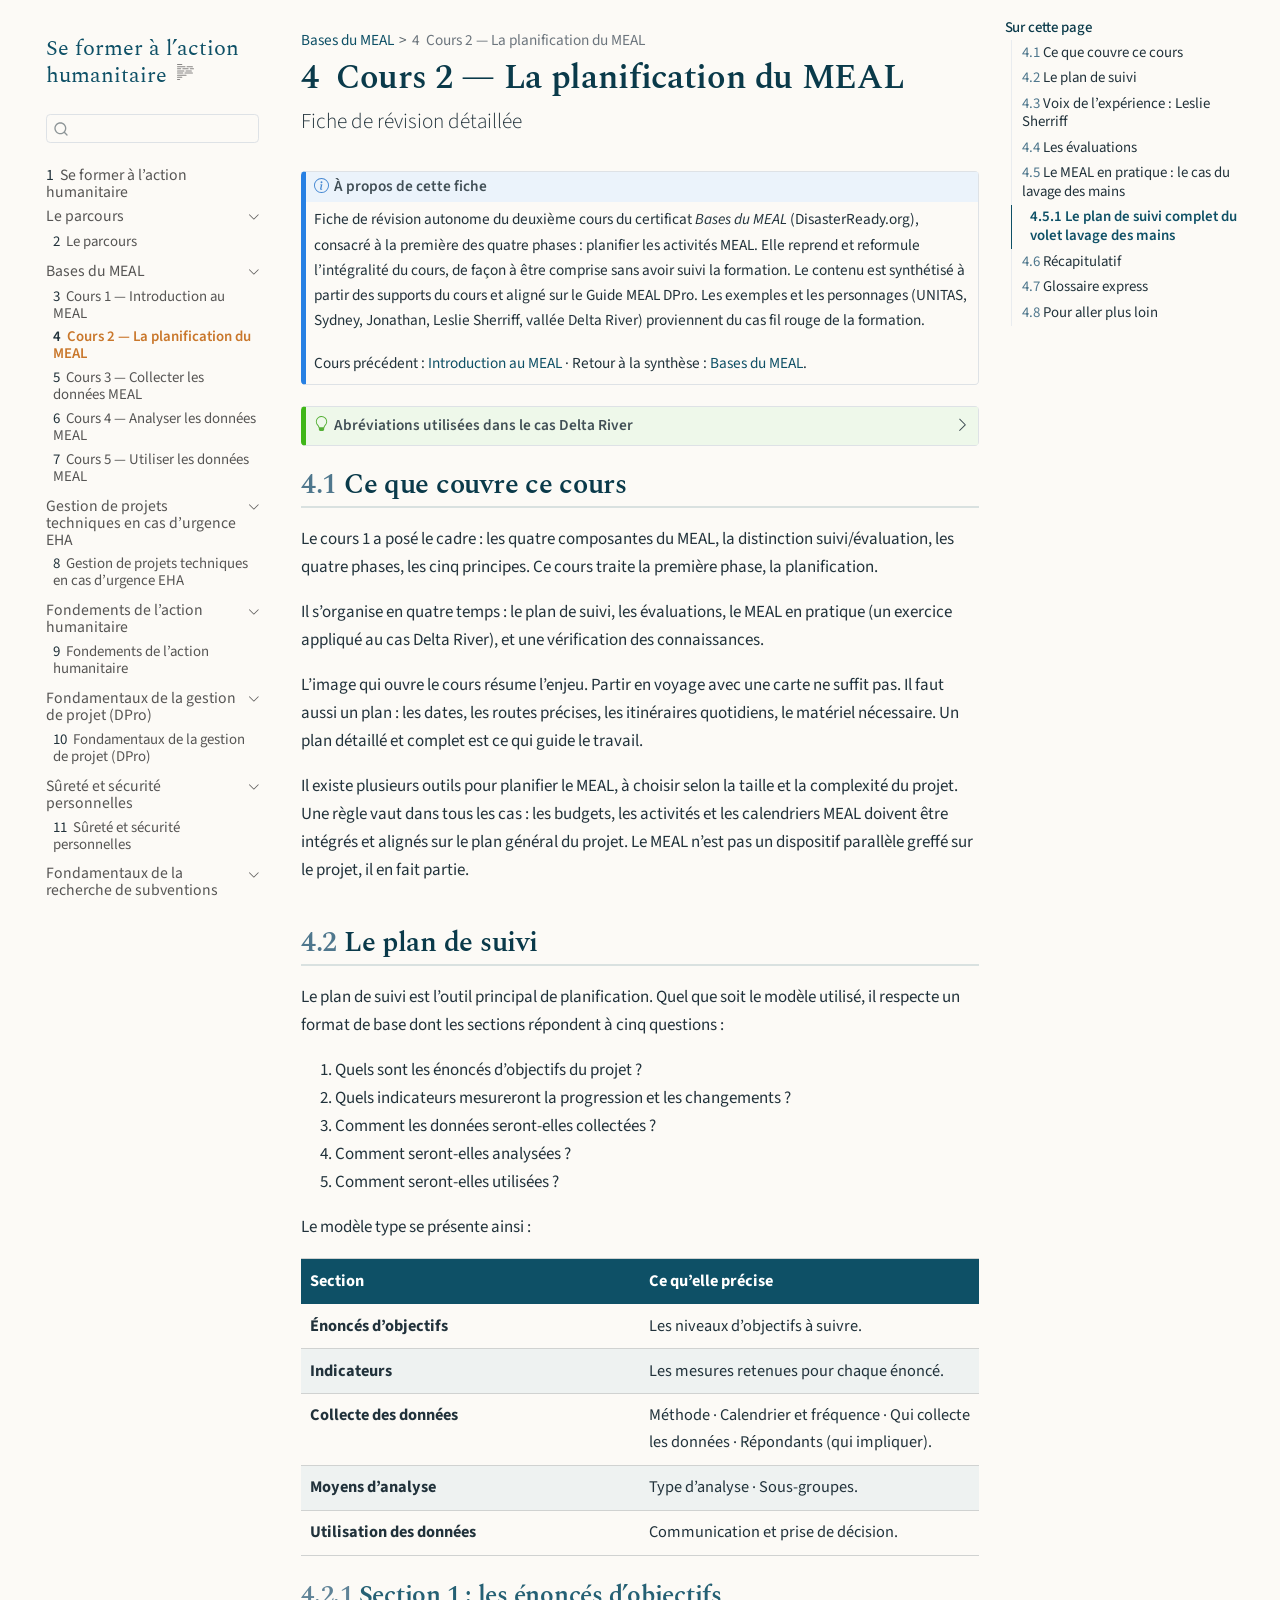
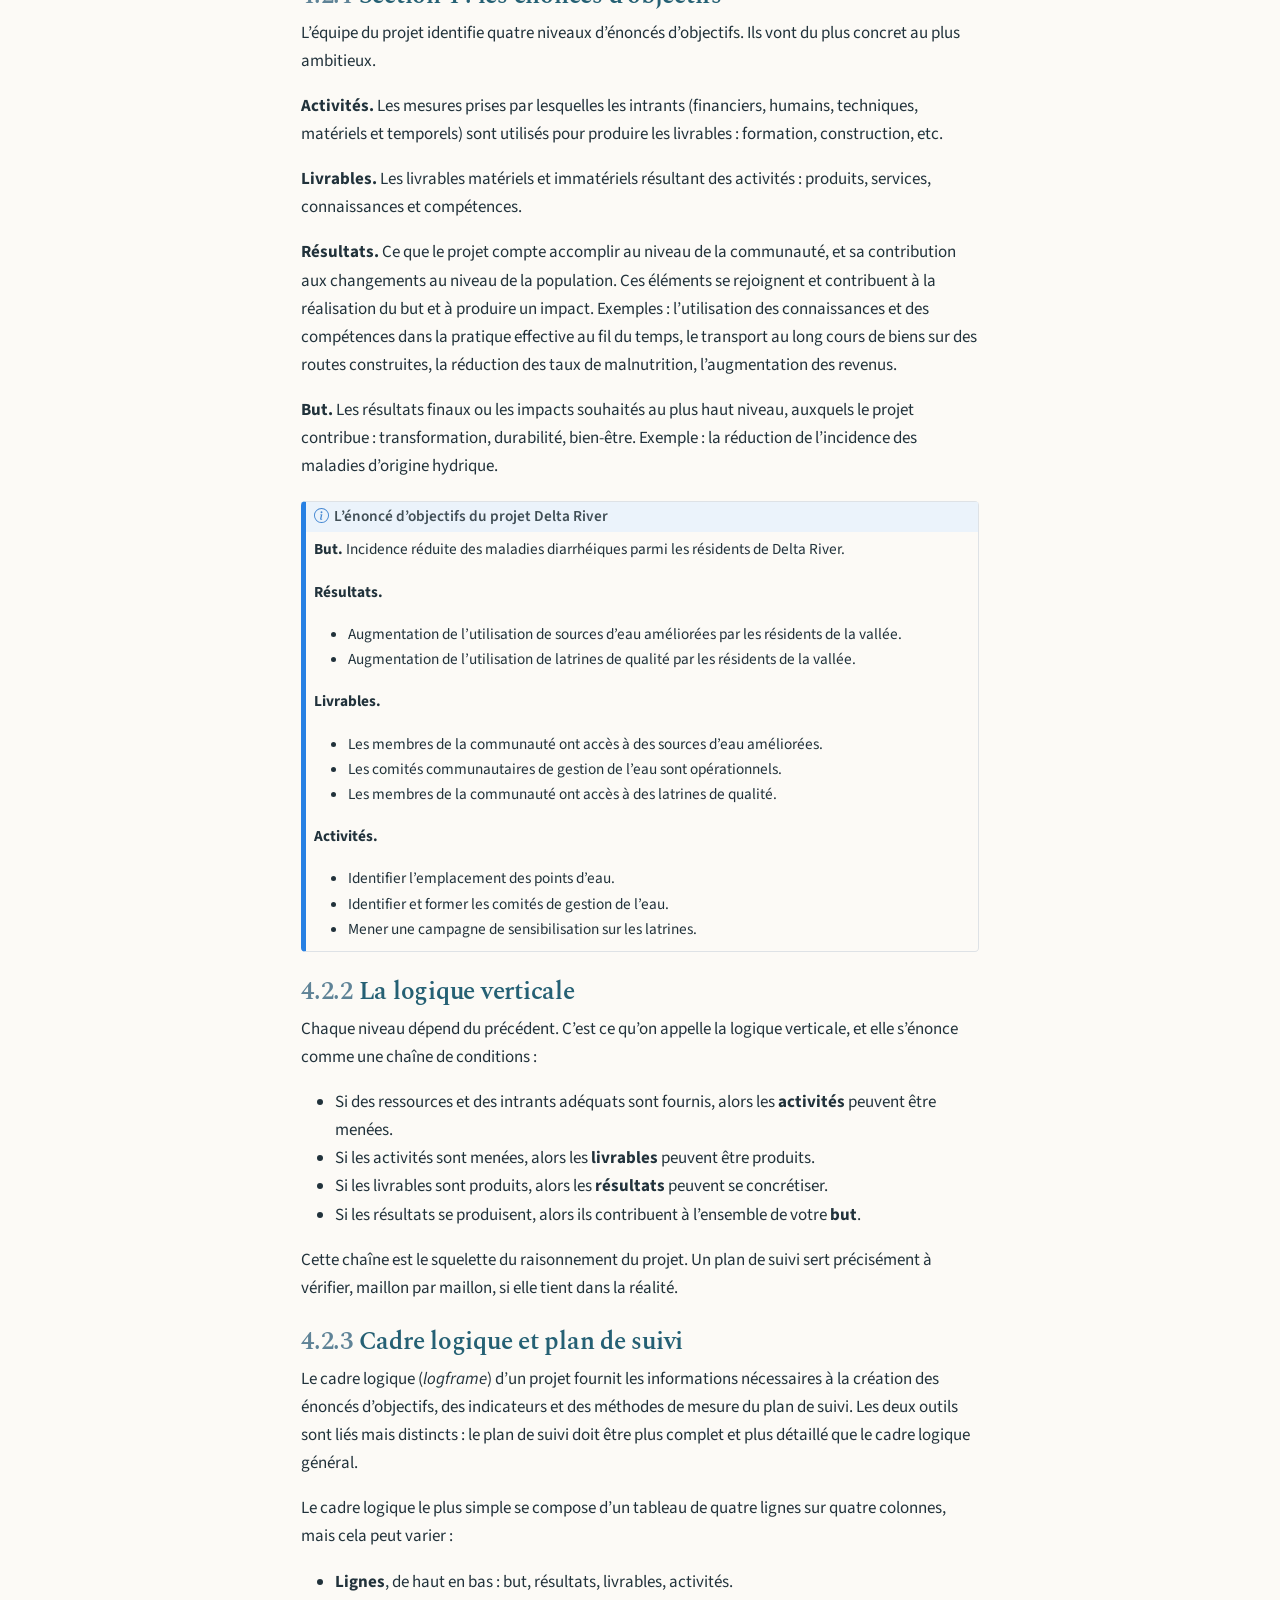
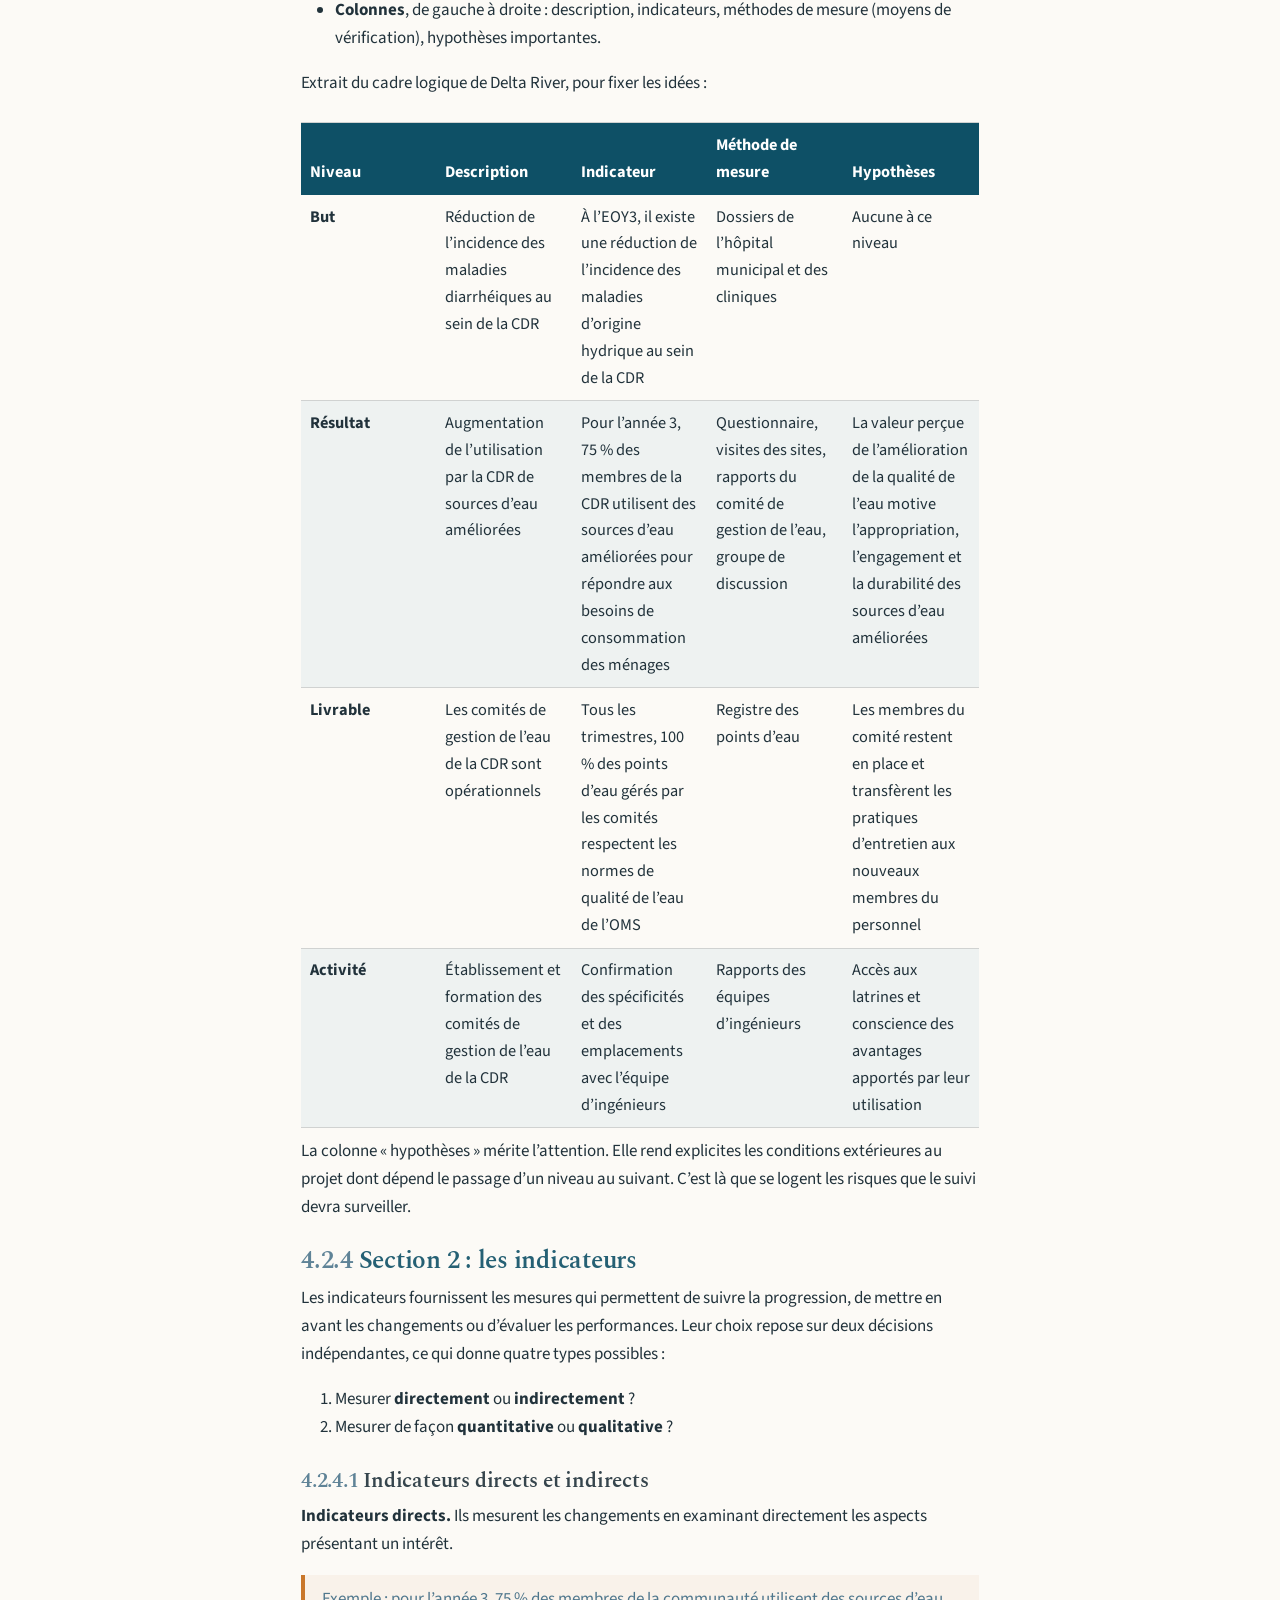
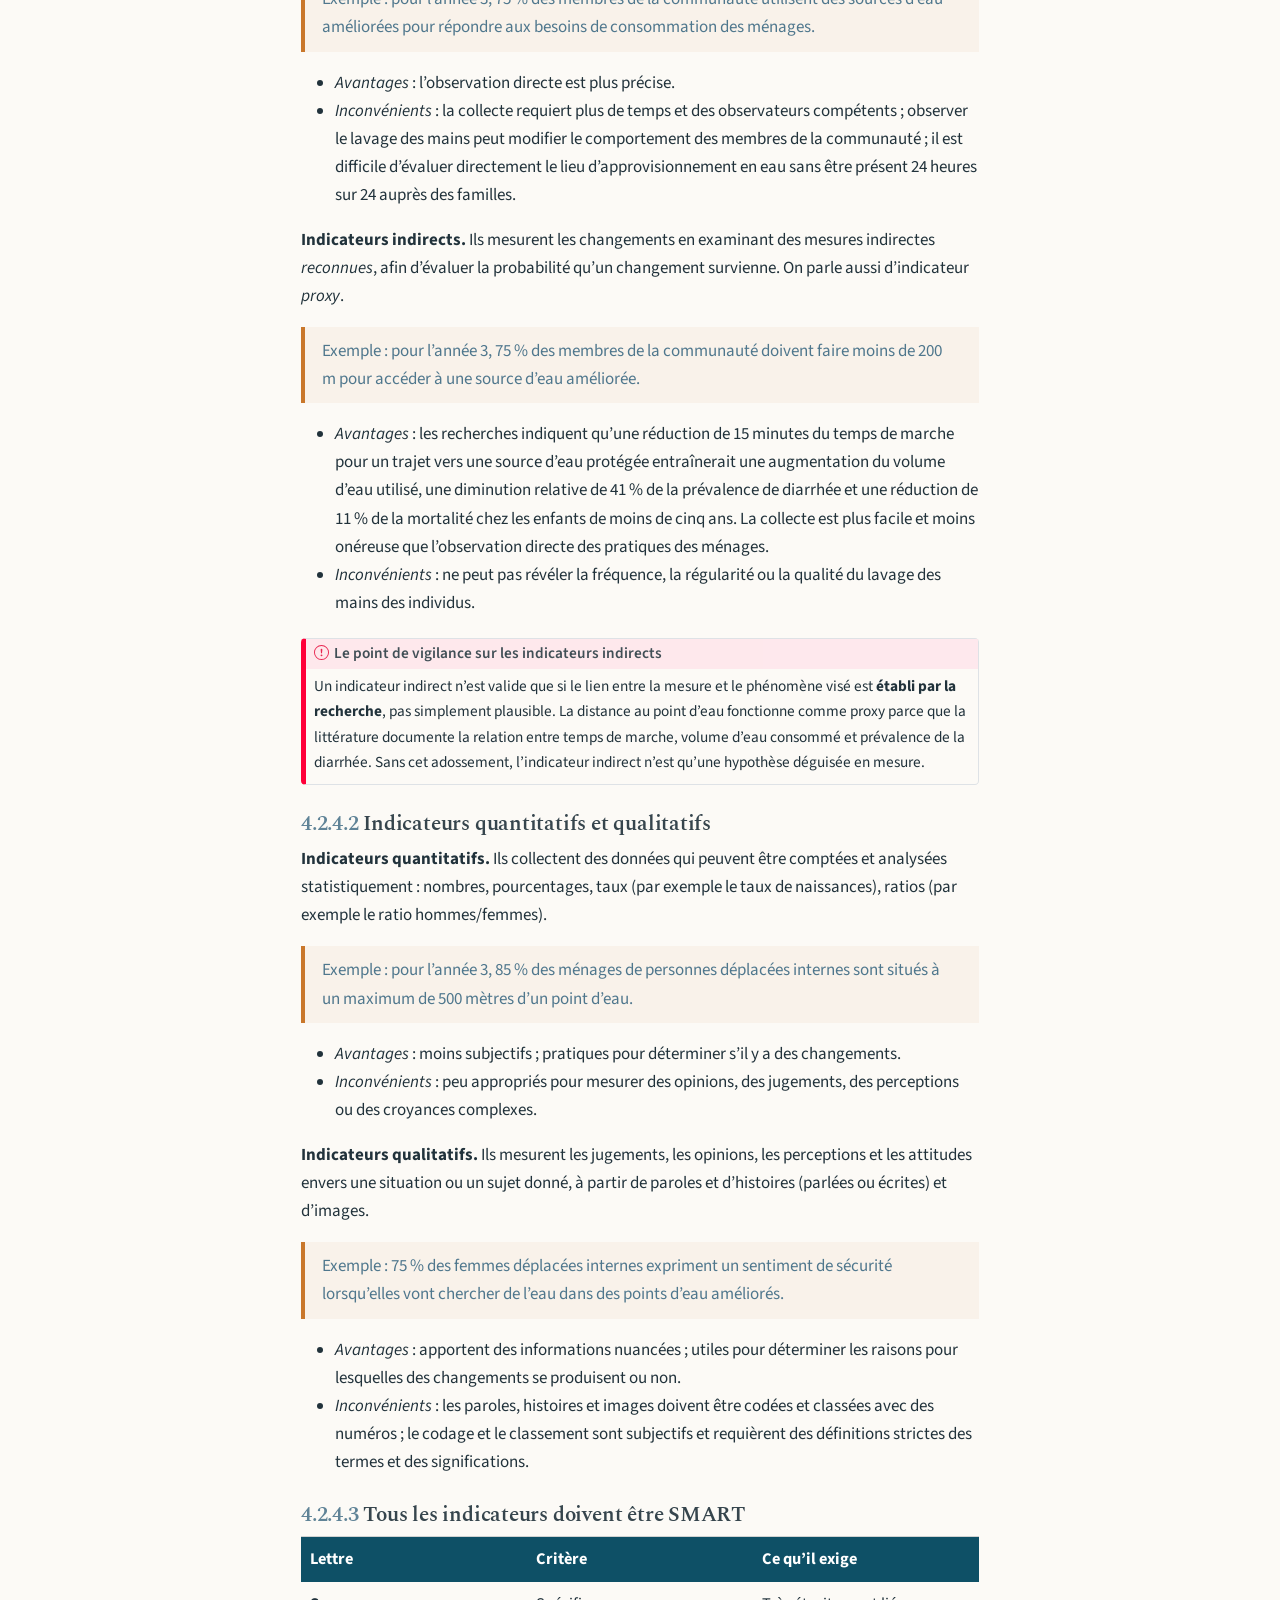
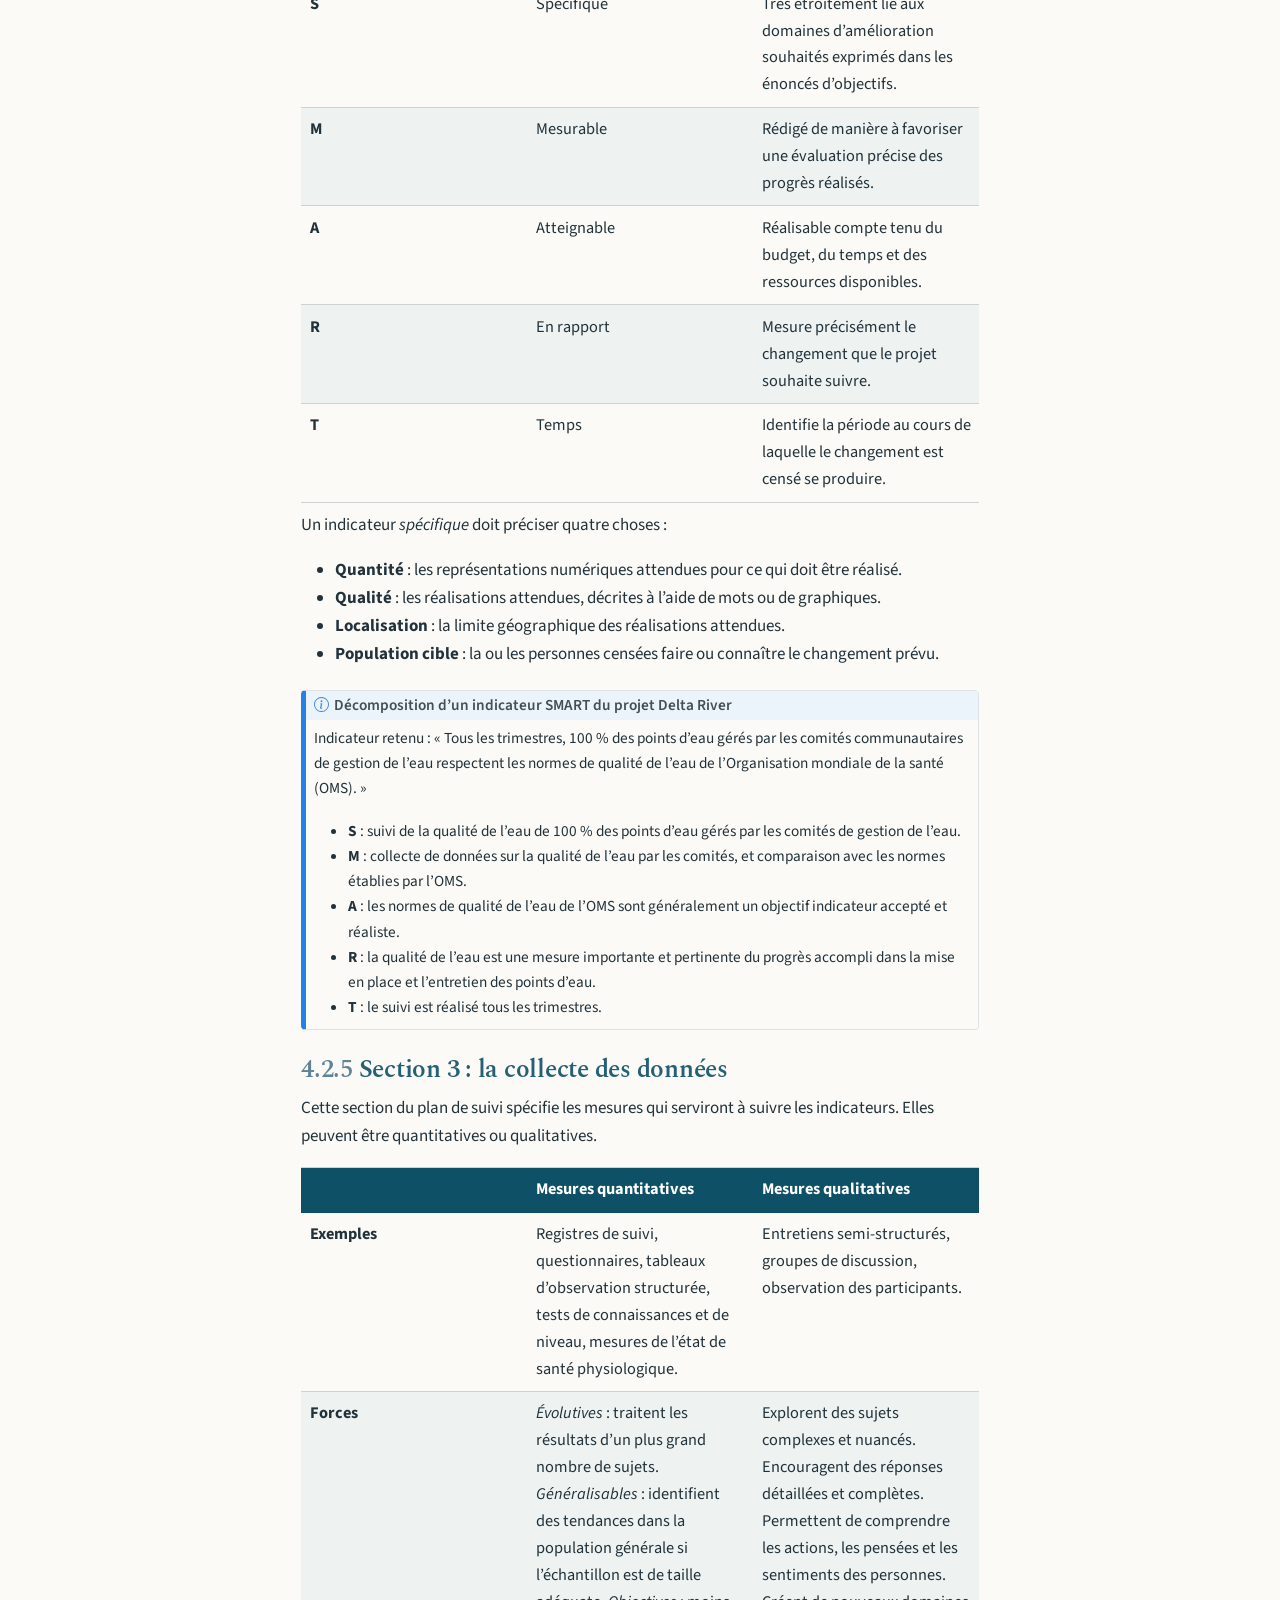
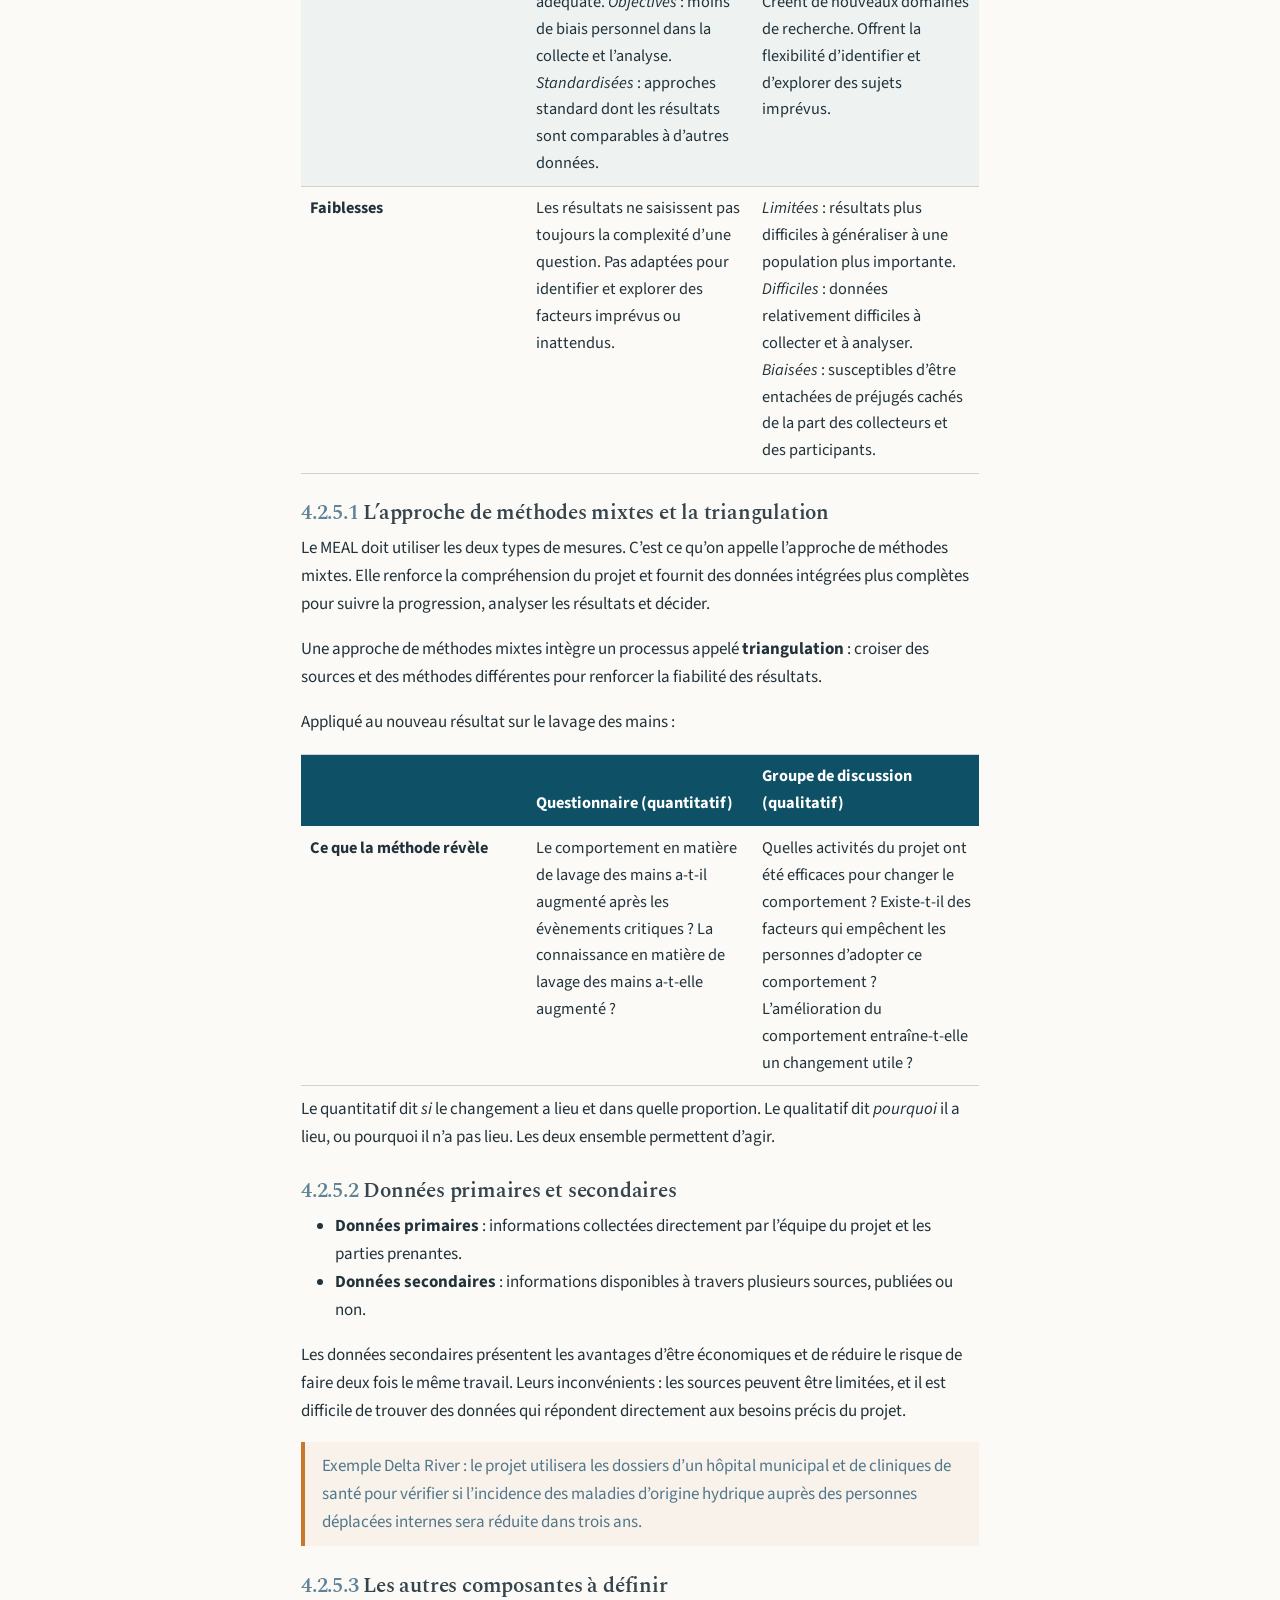
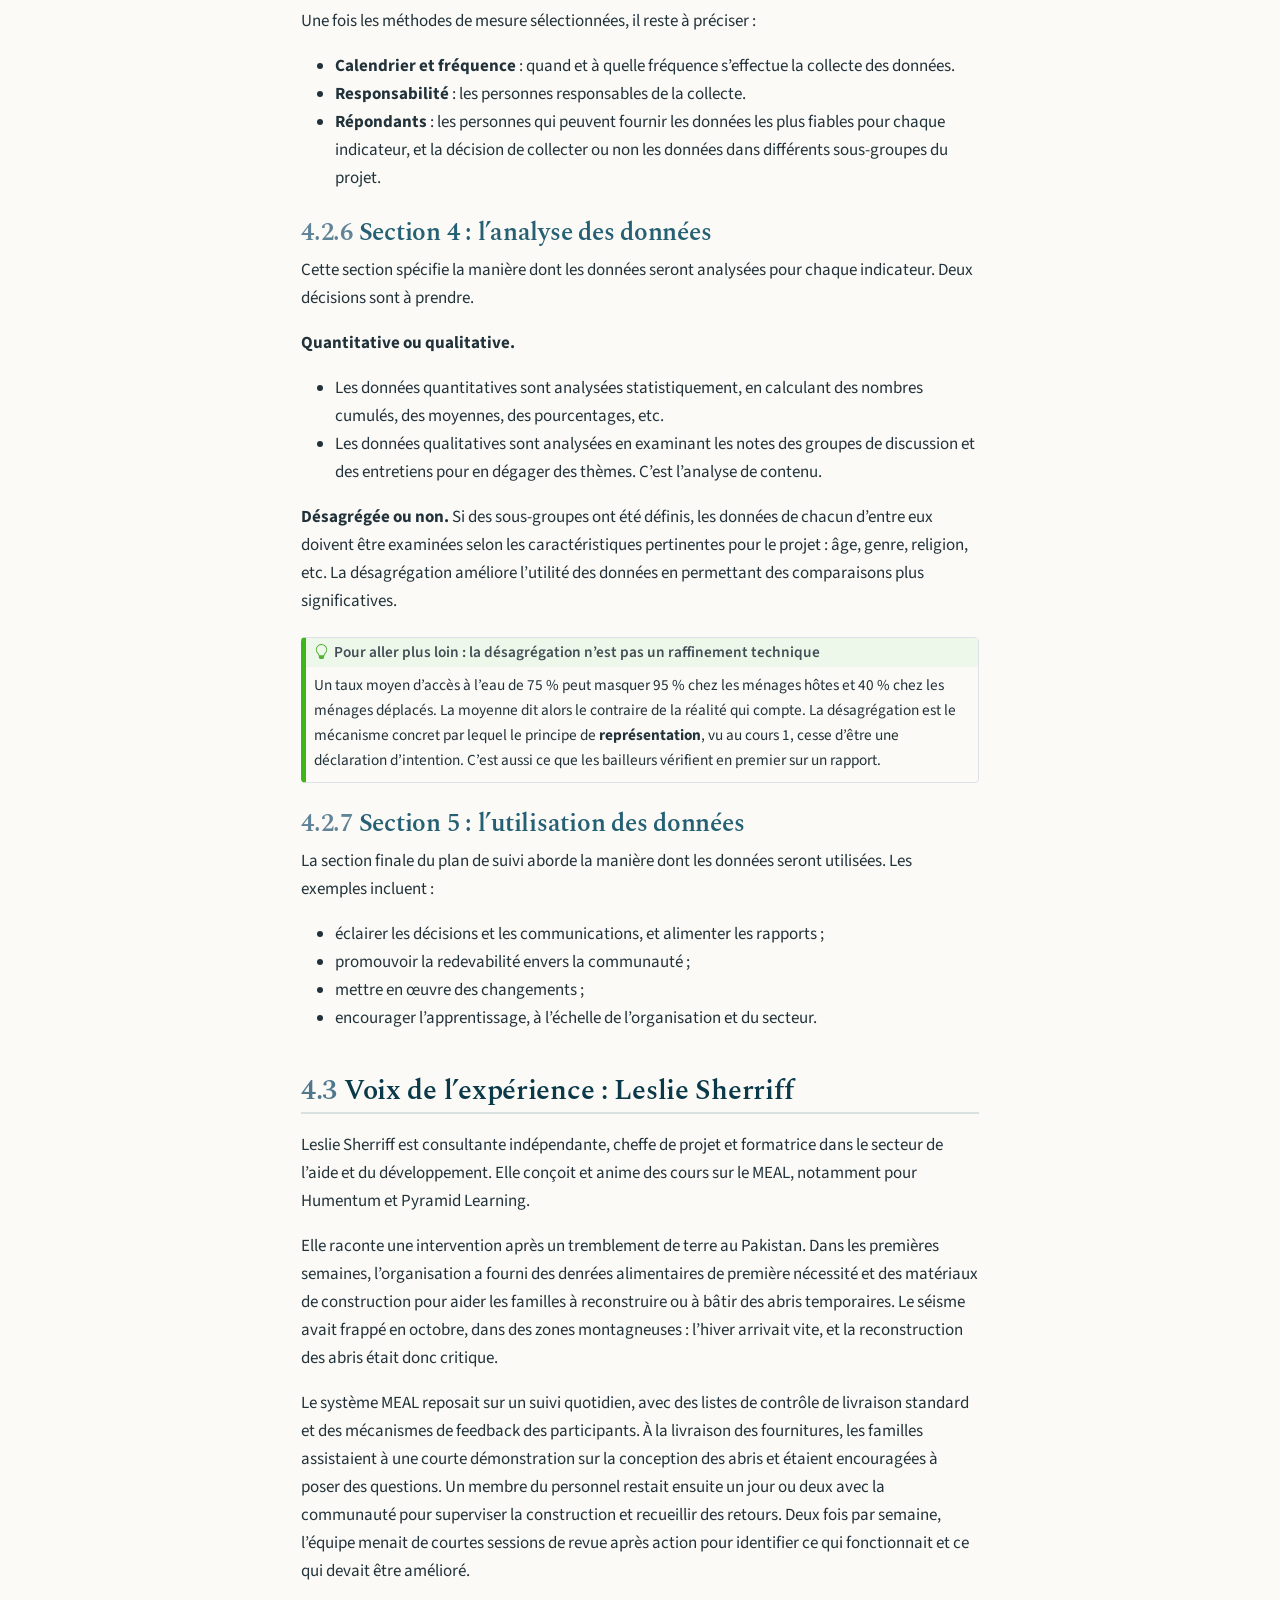
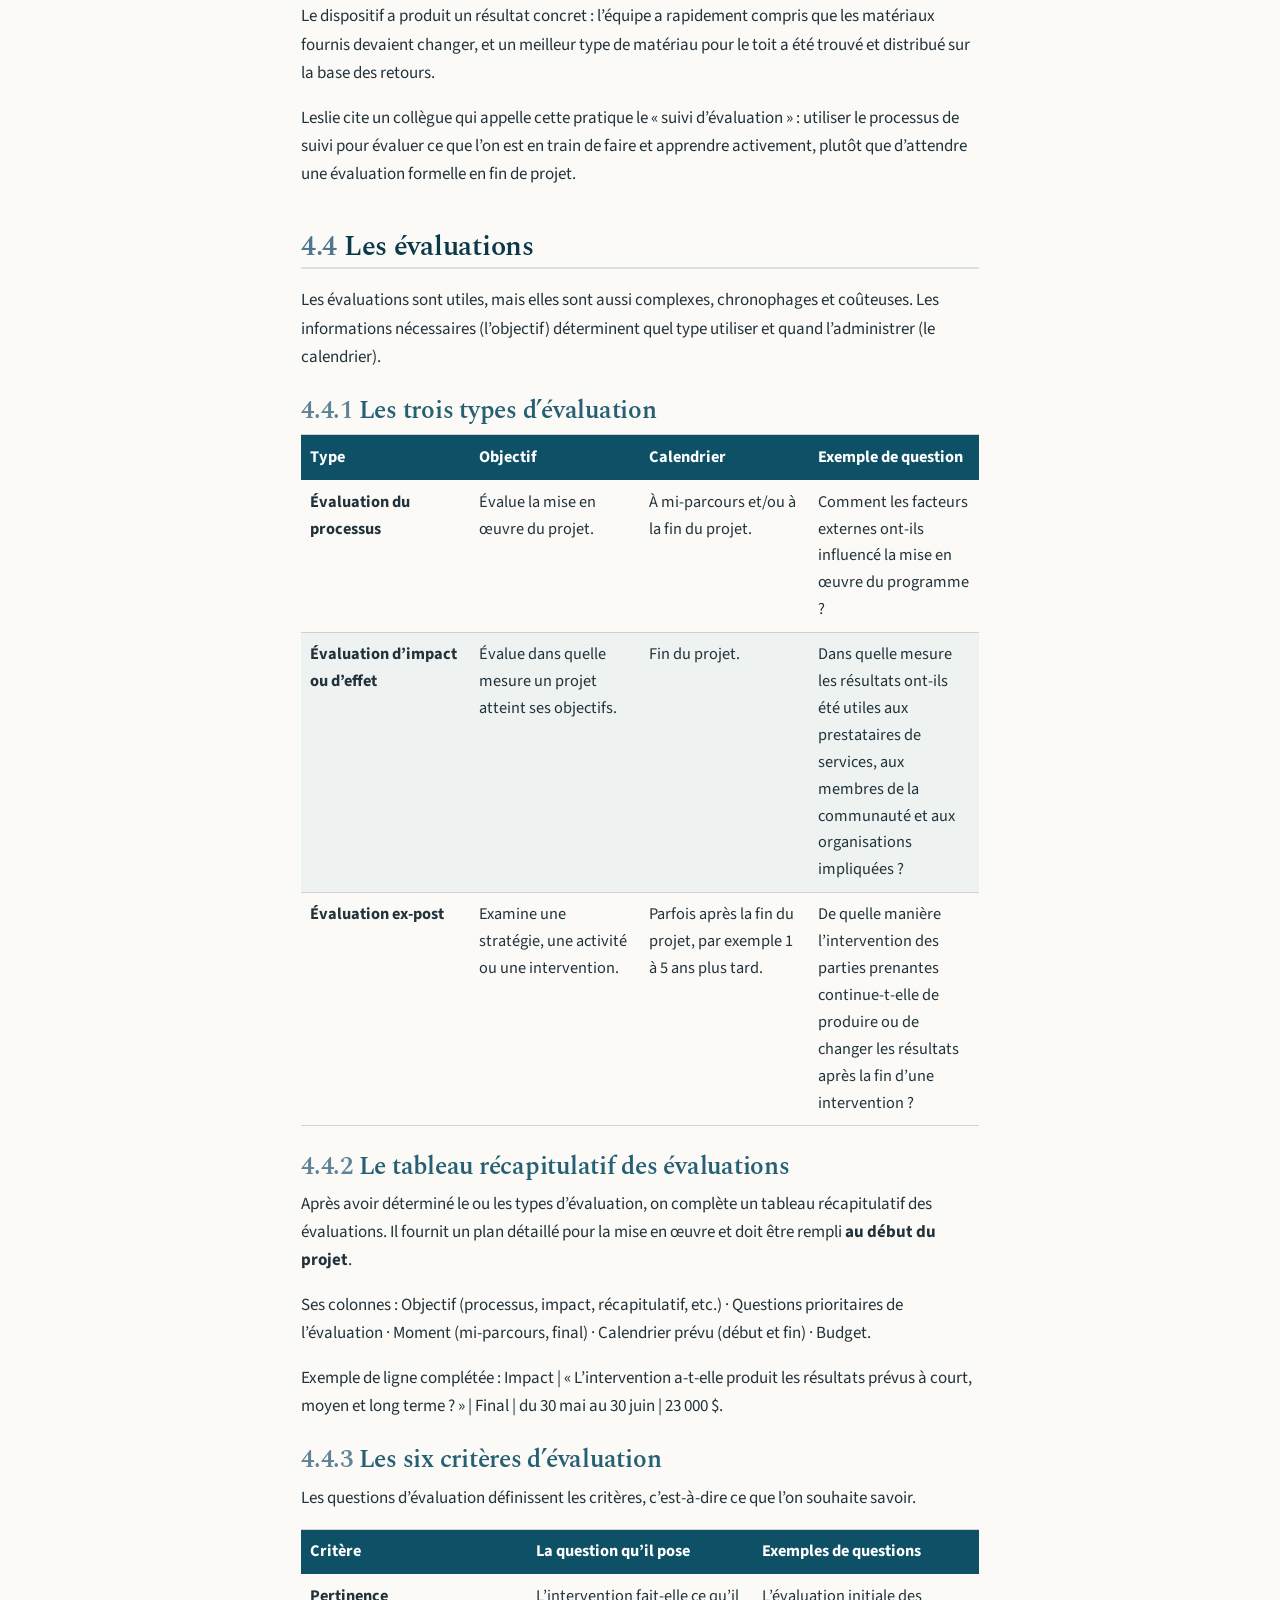
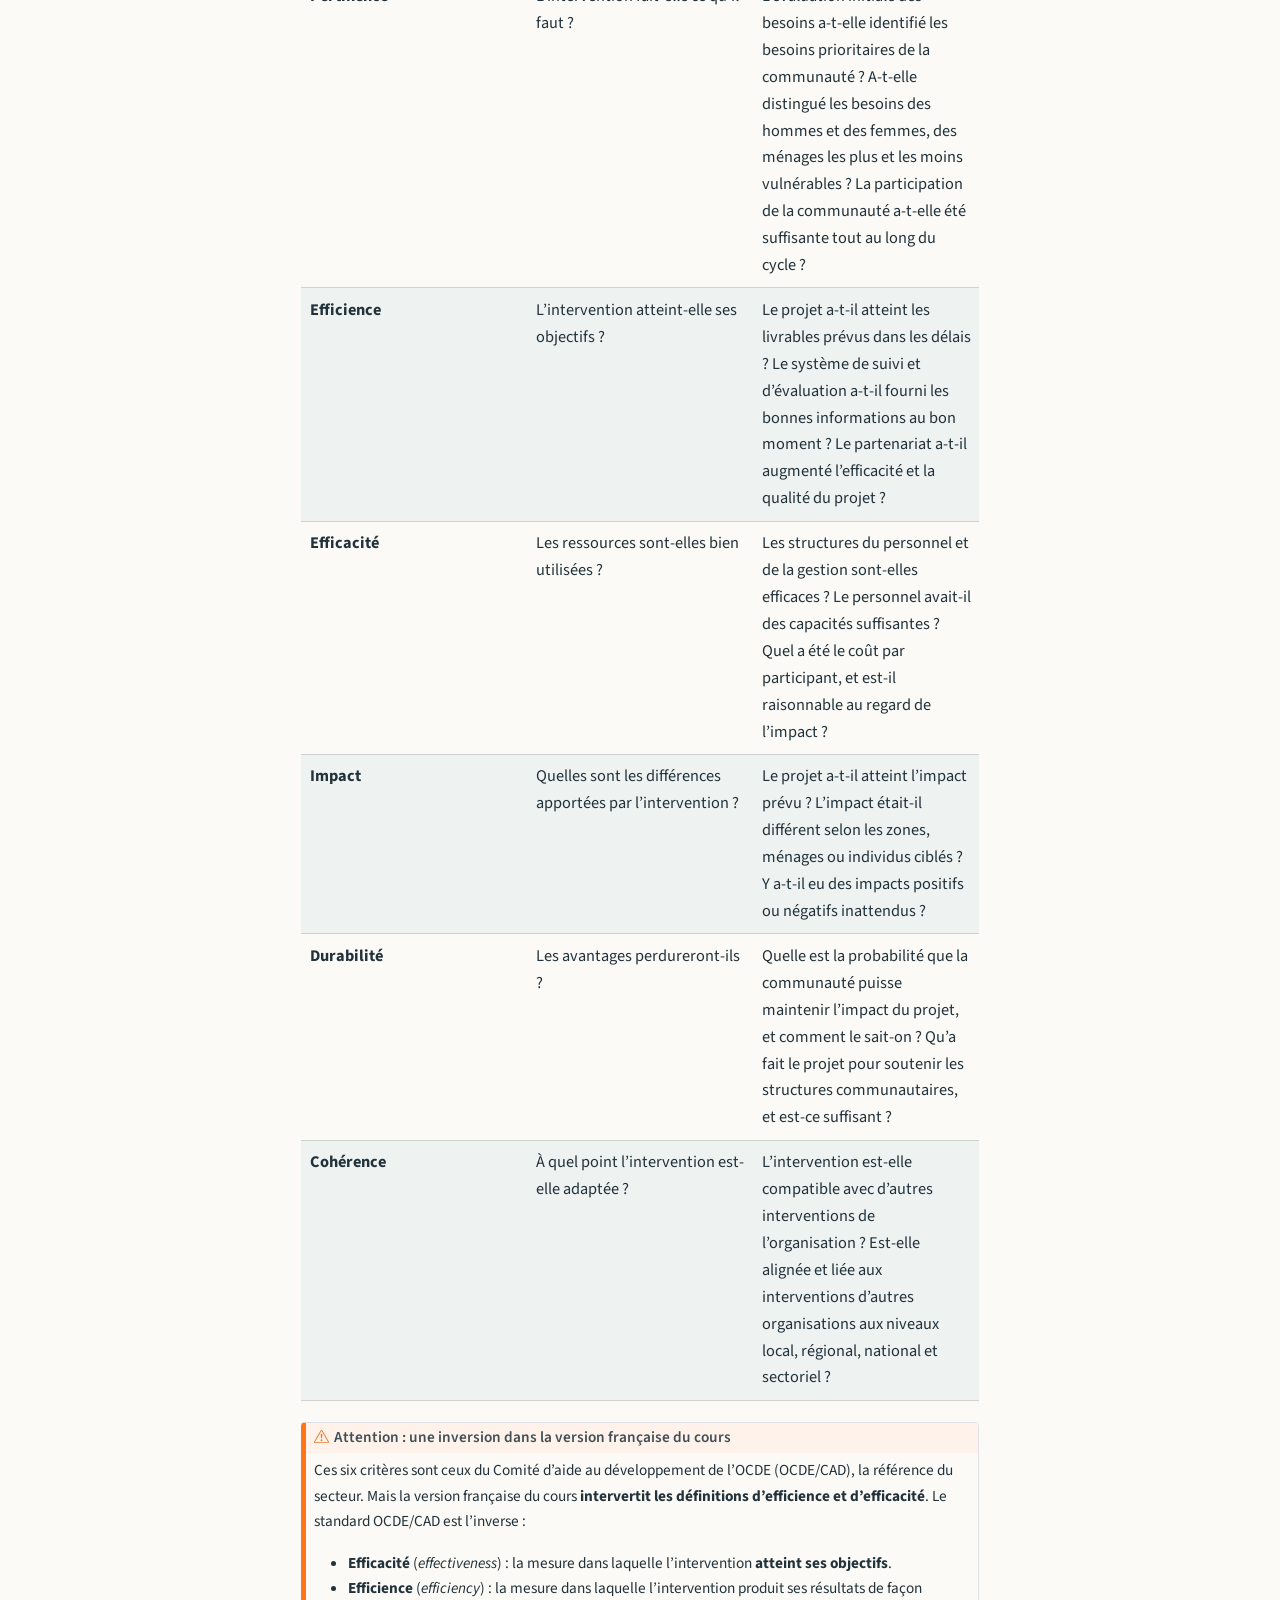
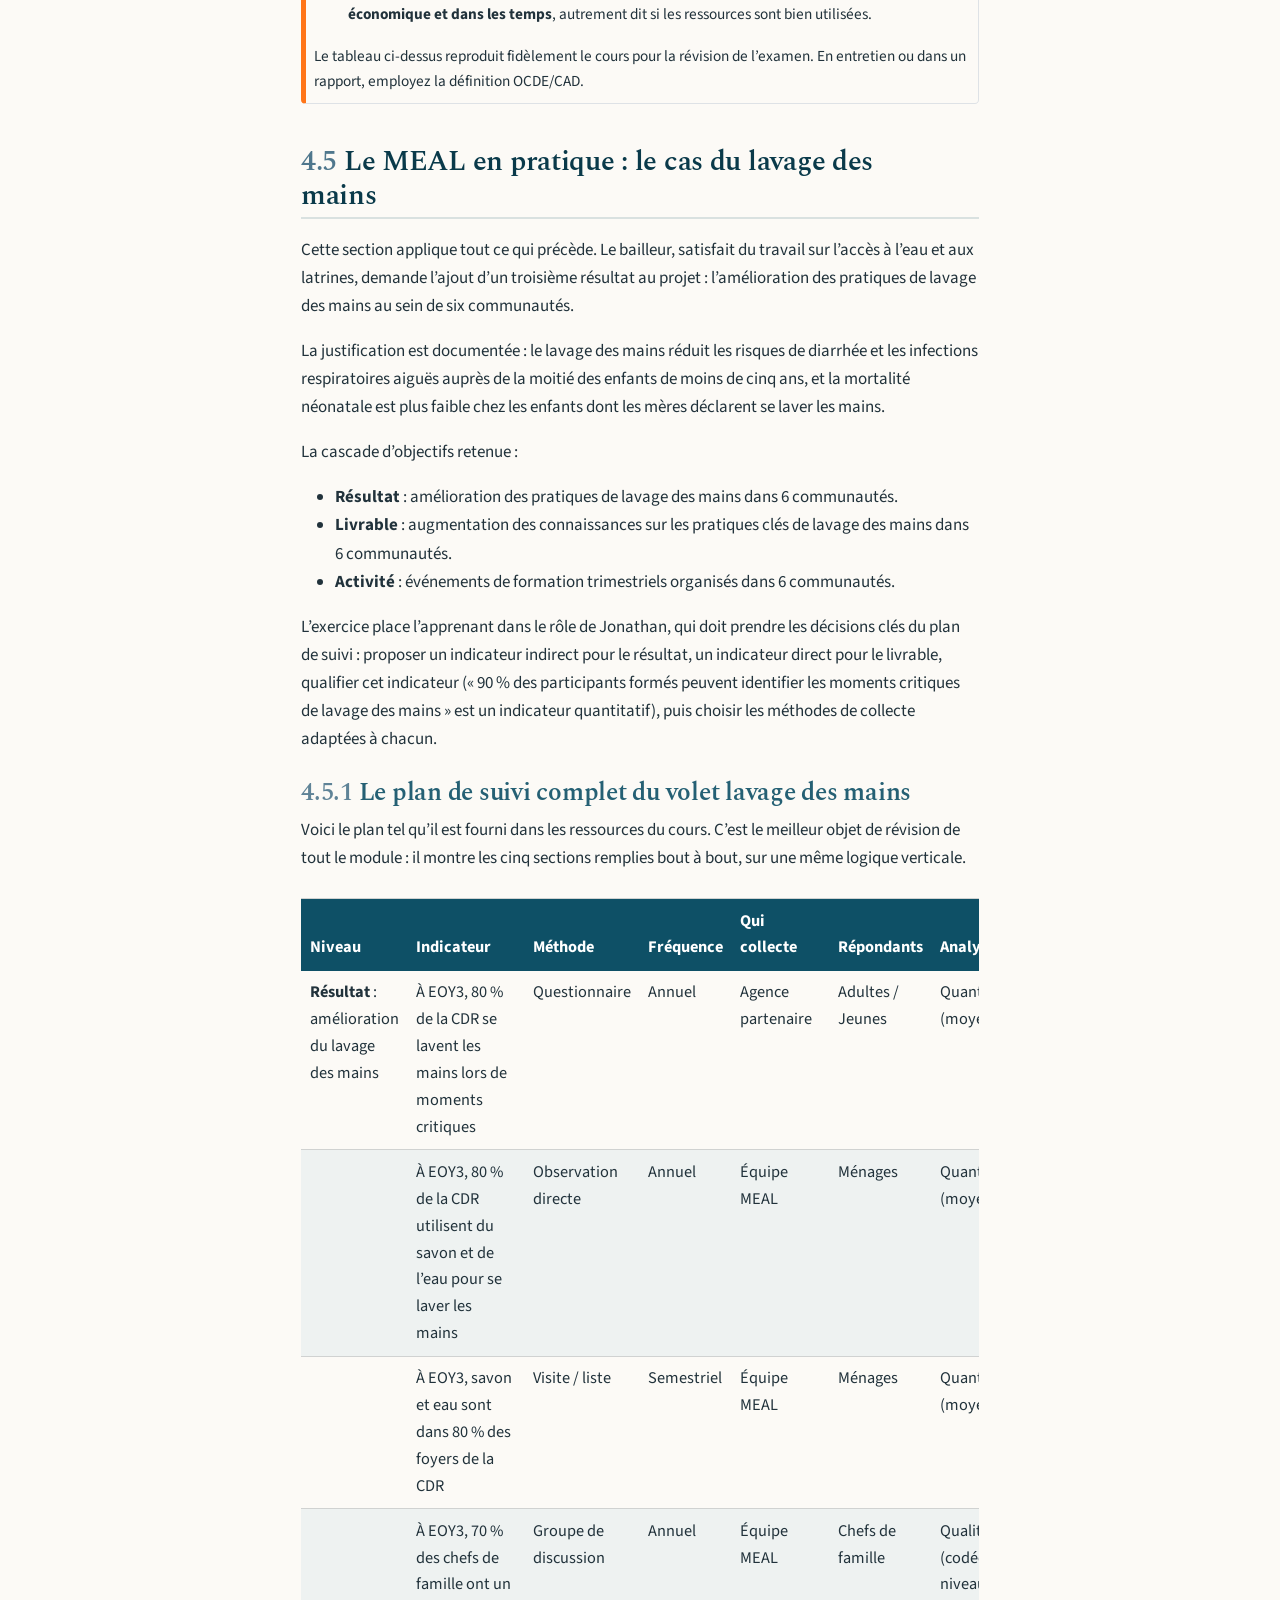
<file: docs/01_meal_c2_planification.html>
<!DOCTYPE html>
<html xmlns="http://www.w3.org/1999/xhtml" lang="fr" xml:lang="fr"><head>

<meta charset="utf-8">
<meta name="generator" content="quarto-1.6.42">

<meta name="viewport" content="width=device-width, initial-scale=1.0, user-scalable=yes">


<title>4&nbsp; Cours 2 — La planification du MEAL – Se former à l'action humanitaire</title>
<style>
code{white-space: pre-wrap;}
span.smallcaps{font-variant: small-caps;}
div.columns{display: flex; gap: min(4vw, 1.5em);}
div.column{flex: auto; overflow-x: auto;}
div.hanging-indent{margin-left: 1.5em; text-indent: -1.5em;}
ul.task-list{list-style: none;}
ul.task-list li input[type="checkbox"] {
  width: 0.8em;
  margin: 0 0.8em 0.2em -1em; /* quarto-specific, see https://github.com/quarto-dev/quarto-cli/issues/4556 */ 
  vertical-align: middle;
}
</style>


<script src="site_libs/quarto-nav/quarto-nav.js"></script>
<script src="site_libs/quarto-nav/headroom.min.js"></script>
<script src="site_libs/clipboard/clipboard.min.js"></script>
<script src="site_libs/quarto-search/autocomplete.umd.js"></script>
<script src="site_libs/quarto-search/fuse.min.js"></script>
<script src="site_libs/quarto-search/quarto-search.js"></script>
<meta name="quarto:offset" content="./">
<link href="./01_meal_c3_collecte.html" rel="next">
<link href="./01_meal_c1_introduction.html" rel="prev">
<script src="site_libs/quarto-html/quarto.js"></script>
<script src="site_libs/quarto-html/popper.min.js"></script>
<script src="site_libs/quarto-html/tippy.umd.min.js"></script>
<script src="site_libs/quarto-html/anchor.min.js"></script>
<link href="site_libs/quarto-html/tippy.css" rel="stylesheet">
<link href="site_libs/quarto-html/quarto-syntax-highlighting-2f5df379a58b258e96c21c0638c20c03.css" rel="stylesheet" id="quarto-text-highlighting-styles">
<script src="site_libs/bootstrap/bootstrap.min.js"></script>
<link href="site_libs/bootstrap/bootstrap-icons.css" rel="stylesheet">
<link href="site_libs/bootstrap/bootstrap-fc1f64c0cba864bbd228f80e6de6ca9a.min.css" rel="stylesheet" append-hash="true" id="quarto-bootstrap" data-mode="light">
<script id="quarto-search-options" type="application/json">{
  "location": "sidebar",
  "copy-button": false,
  "collapse-after": 3,
  "panel-placement": "start",
  "type": "textbox",
  "limit": 50,
  "keyboard-shortcut": [
    "f",
    "/",
    "s"
  ],
  "show-item-context": false,
  "language": {
    "search-no-results-text": "Pas de résultats",
    "search-matching-documents-text": "documents trouvés",
    "search-copy-link-title": "Copier le lien vers la recherche",
    "search-hide-matches-text": "Cacher les correspondances additionnelles",
    "search-more-match-text": "correspondance de plus dans ce document",
    "search-more-matches-text": "correspondances de plus dans ce document",
    "search-clear-button-title": "Effacer",
    "search-text-placeholder": "",
    "search-detached-cancel-button-title": "Annuler",
    "search-submit-button-title": "Envoyer",
    "search-label": "Recherche"
  }
}</script>


</head>

<body class="nav-sidebar floating">

<div id="quarto-search-results"></div>
  <header id="quarto-header" class="headroom fixed-top">
  <nav class="quarto-secondary-nav">
    <div class="container-fluid d-flex">
      <button type="button" class="quarto-btn-toggle btn" data-bs-toggle="collapse" role="button" data-bs-target=".quarto-sidebar-collapse-item" aria-controls="quarto-sidebar" aria-expanded="false" aria-label="Basculer la barre latérale" onclick="if (window.quartoToggleHeadroom) { window.quartoToggleHeadroom(); }">
        <i class="bi bi-layout-text-sidebar-reverse"></i>
      </button>
        <nav class="quarto-page-breadcrumbs" aria-label="breadcrumb"><ol class="breadcrumb"><li class="breadcrumb-item"><a href="./01_meal.html">Bases du MEAL</a></li><li class="breadcrumb-item"><a href="./01_meal_c2_planification.html"><span class="chapter-number">4</span>&nbsp; <span class="chapter-title">Cours 2 — La planification du MEAL</span></a></li></ol></nav>
        <a class="flex-grow-1" role="navigation" data-bs-toggle="collapse" data-bs-target=".quarto-sidebar-collapse-item" aria-controls="quarto-sidebar" aria-expanded="false" aria-label="Basculer la barre latérale" onclick="if (window.quartoToggleHeadroom) { window.quartoToggleHeadroom(); }">      
        </a>
      <button type="button" class="btn quarto-search-button" aria-label="Recherche" onclick="window.quartoOpenSearch();">
        <i class="bi bi-search"></i>
      </button>
    </div>
  </nav>
</header>
<!-- content -->
<div id="quarto-content" class="quarto-container page-columns page-rows-contents page-layout-article">
<!-- sidebar -->
  <nav id="quarto-sidebar" class="sidebar collapse collapse-horizontal quarto-sidebar-collapse-item sidebar-navigation floating overflow-auto">
    <div class="pt-lg-2 mt-2 text-left sidebar-header">
    <div class="sidebar-title mb-0 py-0">
      <a href="./">Se former à l’action humanitaire</a> 
        <div class="sidebar-tools-main">
  <a href="" class="quarto-reader-toggle quarto-navigation-tool px-1" onclick="window.quartoToggleReader(); return false;" title="Basculer en mode lecteur">
  <div class="quarto-reader-toggle-btn">
  <i class="bi"></i>
  </div>
</a>
</div>
    </div>
      </div>
        <div class="mt-2 flex-shrink-0 align-items-center">
        <div class="sidebar-search">
        <div id="quarto-search" class="" title="Recherche"></div>
        </div>
        </div>
    <div class="sidebar-menu-container"> 
    <ul class="list-unstyled mt-1">
        <li class="sidebar-item">
  <div class="sidebar-item-container"> 
  <a href="./index.html" class="sidebar-item-text sidebar-link">
 <span class="menu-text"><span class="chapter-number">1</span>&nbsp; <span class="chapter-title">Se former à l’action humanitaire</span></span></a>
  </div>
</li>
        <li class="sidebar-item sidebar-item-section">
      <div class="sidebar-item-container"> 
            <a class="sidebar-item-text sidebar-link text-start" data-bs-toggle="collapse" data-bs-target="#quarto-sidebar-section-1" role="navigation" aria-expanded="true">
 <span class="menu-text">Le parcours</span></a>
          <a class="sidebar-item-toggle text-start" data-bs-toggle="collapse" data-bs-target="#quarto-sidebar-section-1" role="navigation" aria-expanded="true" aria-label="Basculer la section">
            <i class="bi bi-chevron-right ms-2"></i>
          </a> 
      </div>
      <ul id="quarto-sidebar-section-1" class="collapse list-unstyled sidebar-section depth1 show">  
          <li class="sidebar-item">
  <div class="sidebar-item-container"> 
  <a href="./00_le_parcours.html" class="sidebar-item-text sidebar-link">
 <span class="menu-text"><span class="chapter-number">2</span>&nbsp; <span class="chapter-title">Le parcours</span></span></a>
  </div>
</li>
      </ul>
  </li>
        <li class="sidebar-item sidebar-item-section">
      <div class="sidebar-item-container"> 
            <a href="./01_meal.html" class="sidebar-item-text sidebar-link">
 <span class="menu-text">Bases du MEAL</span></a>
          <a class="sidebar-item-toggle text-start" data-bs-toggle="collapse" data-bs-target="#quarto-sidebar-section-2" role="navigation" aria-expanded="true" aria-label="Basculer la section">
            <i class="bi bi-chevron-right ms-2"></i>
          </a> 
      </div>
      <ul id="quarto-sidebar-section-2" class="collapse list-unstyled sidebar-section depth1 show">  
          <li class="sidebar-item">
  <div class="sidebar-item-container"> 
  <a href="./01_meal_c1_introduction.html" class="sidebar-item-text sidebar-link">
 <span class="menu-text"><span class="chapter-number">3</span>&nbsp; <span class="chapter-title">Cours 1 — Introduction au MEAL</span></span></a>
  </div>
</li>
          <li class="sidebar-item">
  <div class="sidebar-item-container"> 
  <a href="./01_meal_c2_planification.html" class="sidebar-item-text sidebar-link active">
 <span class="menu-text"><span class="chapter-number">4</span>&nbsp; <span class="chapter-title">Cours 2 — La planification du MEAL</span></span></a>
  </div>
</li>
          <li class="sidebar-item">
  <div class="sidebar-item-container"> 
  <a href="./01_meal_c3_collecte.html" class="sidebar-item-text sidebar-link">
 <span class="menu-text"><span class="chapter-number">5</span>&nbsp; <span class="chapter-title">Cours 3 — Collecter les données MEAL</span></span></a>
  </div>
</li>
          <li class="sidebar-item">
  <div class="sidebar-item-container"> 
  <a href="./01_meal_c4_analyse.html" class="sidebar-item-text sidebar-link">
 <span class="menu-text"><span class="chapter-number">6</span>&nbsp; <span class="chapter-title">Cours 4 — Analyser les données MEAL</span></span></a>
  </div>
</li>
          <li class="sidebar-item">
  <div class="sidebar-item-container"> 
  <a href="./01_meal_c5_utilisation.html" class="sidebar-item-text sidebar-link">
 <span class="menu-text"><span class="chapter-number">7</span>&nbsp; <span class="chapter-title">Cours 5 — Utiliser les données MEAL</span></span></a>
  </div>
</li>
      </ul>
  </li>
        <li class="sidebar-item sidebar-item-section">
      <div class="sidebar-item-container"> 
            <a class="sidebar-item-text sidebar-link text-start" data-bs-toggle="collapse" data-bs-target="#quarto-sidebar-section-3" role="navigation" aria-expanded="true">
 <span class="menu-text">Gestion de projets techniques en cas d’urgence EHA</span></a>
          <a class="sidebar-item-toggle text-start" data-bs-toggle="collapse" data-bs-target="#quarto-sidebar-section-3" role="navigation" aria-expanded="true" aria-label="Basculer la section">
            <i class="bi bi-chevron-right ms-2"></i>
          </a> 
      </div>
      <ul id="quarto-sidebar-section-3" class="collapse list-unstyled sidebar-section depth1 show">  
          <li class="sidebar-item">
  <div class="sidebar-item-container"> 
  <a href="./06_wash_tpm.html" class="sidebar-item-text sidebar-link">
 <span class="menu-text"><span class="chapter-number">8</span>&nbsp; <span class="chapter-title">Gestion de projets techniques en cas d’urgence EHA</span></span></a>
  </div>
</li>
      </ul>
  </li>
        <li class="sidebar-item sidebar-item-section">
      <div class="sidebar-item-container"> 
            <a class="sidebar-item-text sidebar-link text-start" data-bs-toggle="collapse" data-bs-target="#quarto-sidebar-section-4" role="navigation" aria-expanded="true">
 <span class="menu-text">Fondements de l’action humanitaire</span></a>
          <a class="sidebar-item-toggle text-start" data-bs-toggle="collapse" data-bs-target="#quarto-sidebar-section-4" role="navigation" aria-expanded="true" aria-label="Basculer la section">
            <i class="bi bi-chevron-right ms-2"></i>
          </a> 
      </div>
      <ul id="quarto-sidebar-section-4" class="collapse list-unstyled sidebar-section depth1 show">  
          <li class="sidebar-item">
  <div class="sidebar-item-container"> 
  <a href="./02_action_humanitaire.html" class="sidebar-item-text sidebar-link">
 <span class="menu-text"><span class="chapter-number">9</span>&nbsp; <span class="chapter-title">Fondements de l’action humanitaire</span></span></a>
  </div>
</li>
      </ul>
  </li>
        <li class="sidebar-item sidebar-item-section">
      <div class="sidebar-item-container"> 
            <a class="sidebar-item-text sidebar-link text-start" data-bs-toggle="collapse" data-bs-target="#quarto-sidebar-section-5" role="navigation" aria-expanded="true">
 <span class="menu-text">Fondamentaux de la gestion de projet (DPro)</span></a>
          <a class="sidebar-item-toggle text-start" data-bs-toggle="collapse" data-bs-target="#quarto-sidebar-section-5" role="navigation" aria-expanded="true" aria-label="Basculer la section">
            <i class="bi bi-chevron-right ms-2"></i>
          </a> 
      </div>
      <ul id="quarto-sidebar-section-5" class="collapse list-unstyled sidebar-section depth1 show">  
          <li class="sidebar-item">
  <div class="sidebar-item-container"> 
  <a href="./03_gestion_projet.html" class="sidebar-item-text sidebar-link">
 <span class="menu-text"><span class="chapter-number">10</span>&nbsp; <span class="chapter-title">Fondamentaux de la gestion de projet (DPro)</span></span></a>
  </div>
</li>
      </ul>
  </li>
        <li class="sidebar-item sidebar-item-section">
      <div class="sidebar-item-container"> 
            <a class="sidebar-item-text sidebar-link text-start" data-bs-toggle="collapse" data-bs-target="#quarto-sidebar-section-6" role="navigation" aria-expanded="true">
 <span class="menu-text">Sûreté et sécurité personnelles</span></a>
          <a class="sidebar-item-toggle text-start" data-bs-toggle="collapse" data-bs-target="#quarto-sidebar-section-6" role="navigation" aria-expanded="true" aria-label="Basculer la section">
            <i class="bi bi-chevron-right ms-2"></i>
          </a> 
      </div>
      <ul id="quarto-sidebar-section-6" class="collapse list-unstyled sidebar-section depth1 show">  
          <li class="sidebar-item">
  <div class="sidebar-item-container"> 
  <a href="./04_surete_securite.html" class="sidebar-item-text sidebar-link">
 <span class="menu-text"><span class="chapter-number">11</span>&nbsp; <span class="chapter-title">Sûreté et sécurité personnelles</span></span></a>
  </div>
</li>
      </ul>
  </li>
        <li class="sidebar-item sidebar-item-section">
      <div class="sidebar-item-container"> 
            <a class="sidebar-item-text sidebar-link text-start" data-bs-toggle="collapse" data-bs-target="#quarto-sidebar-section-7" role="navigation" aria-expanded="true">
 <span class="menu-text">Fondamentaux de la recherche de subventions</span></a>
          <a class="sidebar-item-toggle text-start" data-bs-toggle="collapse" data-bs-target="#quarto-sidebar-section-7" role="navigation" aria-expanded="true" aria-label="Basculer la section">
            <i class="bi bi-chevron-right ms-2"></i>
          </a> 
      </div>
      <ul id="quarto-sidebar-section-7" class="collapse list-unstyled sidebar-section depth1 show">  
          <li class="sidebar-item">
  <div class="sidebar-item-container"> 
  <a href="./05_recherche_subventions.html" class="sidebar-item-text sidebar-link">
 <span class="menu-text"><span class="chapter-number">12</span>&nbsp; <span class="chapter-title">Fondamentaux de la recherche de subventions</span></span></a>
  </div>
</li>
      </ul>
  </li>
    </ul>
    </div>
</nav>
<div id="quarto-sidebar-glass" class="quarto-sidebar-collapse-item" data-bs-toggle="collapse" data-bs-target=".quarto-sidebar-collapse-item"></div>
<!-- margin-sidebar -->
    <div id="quarto-margin-sidebar" class="sidebar margin-sidebar">
        <nav id="TOC" role="doc-toc" class="toc-active">
    <h2 id="toc-title">Sur cette page</h2>
   
  <ul>
  <li><a href="#ce-que-couvre-ce-cours" id="toc-ce-que-couvre-ce-cours" class="nav-link active" data-scroll-target="#ce-que-couvre-ce-cours"><span class="header-section-number">4.1</span> Ce que couvre ce cours</a></li>
  <li><a href="#le-plan-de-suivi" id="toc-le-plan-de-suivi" class="nav-link" data-scroll-target="#le-plan-de-suivi"><span class="header-section-number">4.2</span> Le plan de suivi</a>
  <ul class="collapse">
  <li><a href="#section-1-les-énoncés-dobjectifs" id="toc-section-1-les-énoncés-dobjectifs" class="nav-link" data-scroll-target="#section-1-les-énoncés-dobjectifs"><span class="header-section-number">4.2.1</span> Section 1 : les énoncés d’objectifs</a></li>
  <li><a href="#la-logique-verticale" id="toc-la-logique-verticale" class="nav-link" data-scroll-target="#la-logique-verticale"><span class="header-section-number">4.2.2</span> La logique verticale</a></li>
  <li><a href="#cadre-logique-et-plan-de-suivi" id="toc-cadre-logique-et-plan-de-suivi" class="nav-link" data-scroll-target="#cadre-logique-et-plan-de-suivi"><span class="header-section-number">4.2.3</span> Cadre logique et plan de suivi</a></li>
  <li><a href="#section-2-les-indicateurs" id="toc-section-2-les-indicateurs" class="nav-link" data-scroll-target="#section-2-les-indicateurs"><span class="header-section-number">4.2.4</span> Section 2 : les indicateurs</a></li>
  <li><a href="#section-3-la-collecte-des-données" id="toc-section-3-la-collecte-des-données" class="nav-link" data-scroll-target="#section-3-la-collecte-des-données"><span class="header-section-number">4.2.5</span> Section 3 : la collecte des données</a></li>
  <li><a href="#section-4-lanalyse-des-données" id="toc-section-4-lanalyse-des-données" class="nav-link" data-scroll-target="#section-4-lanalyse-des-données"><span class="header-section-number">4.2.6</span> Section 4 : l’analyse des données</a></li>
  <li><a href="#section-5-lutilisation-des-données" id="toc-section-5-lutilisation-des-données" class="nav-link" data-scroll-target="#section-5-lutilisation-des-données"><span class="header-section-number">4.2.7</span> Section 5 : l’utilisation des données</a></li>
  </ul></li>
  <li><a href="#voix-de-lexpérience-leslie-sherriff" id="toc-voix-de-lexpérience-leslie-sherriff" class="nav-link" data-scroll-target="#voix-de-lexpérience-leslie-sherriff"><span class="header-section-number">4.3</span> Voix de l’expérience : Leslie Sherriff</a></li>
  <li><a href="#les-évaluations" id="toc-les-évaluations" class="nav-link" data-scroll-target="#les-évaluations"><span class="header-section-number">4.4</span> Les évaluations</a>
  <ul class="collapse">
  <li><a href="#les-trois-types-dévaluation" id="toc-les-trois-types-dévaluation" class="nav-link" data-scroll-target="#les-trois-types-dévaluation"><span class="header-section-number">4.4.1</span> Les trois types d’évaluation</a></li>
  <li><a href="#le-tableau-récapitulatif-des-évaluations" id="toc-le-tableau-récapitulatif-des-évaluations" class="nav-link" data-scroll-target="#le-tableau-récapitulatif-des-évaluations"><span class="header-section-number">4.4.2</span> Le tableau récapitulatif des évaluations</a></li>
  <li><a href="#les-six-critères-dévaluation" id="toc-les-six-critères-dévaluation" class="nav-link" data-scroll-target="#les-six-critères-dévaluation"><span class="header-section-number">4.4.3</span> Les six critères d’évaluation</a></li>
  </ul></li>
  <li><a href="#le-meal-en-pratique-le-cas-du-lavage-des-mains" id="toc-le-meal-en-pratique-le-cas-du-lavage-des-mains" class="nav-link" data-scroll-target="#le-meal-en-pratique-le-cas-du-lavage-des-mains"><span class="header-section-number">4.5</span> Le MEAL en pratique : le cas du lavage des mains</a>
  <ul class="collapse">
  <li><a href="#le-plan-de-suivi-complet-du-volet-lavage-des-mains" id="toc-le-plan-de-suivi-complet-du-volet-lavage-des-mains" class="nav-link" data-scroll-target="#le-plan-de-suivi-complet-du-volet-lavage-des-mains"><span class="header-section-number">4.5.1</span> Le plan de suivi complet du volet lavage des mains</a></li>
  </ul></li>
  <li><a href="#récapitulatif" id="toc-récapitulatif" class="nav-link" data-scroll-target="#récapitulatif"><span class="header-section-number">4.6</span> Récapitulatif</a></li>
  <li><a href="#glossaire-express" id="toc-glossaire-express" class="nav-link" data-scroll-target="#glossaire-express"><span class="header-section-number">4.7</span> Glossaire express</a></li>
  <li><a href="#pour-aller-plus-loin" id="toc-pour-aller-plus-loin" class="nav-link" data-scroll-target="#pour-aller-plus-loin"><span class="header-section-number">4.8</span> Pour aller plus loin</a></li>
  </ul>
</nav>
    </div>
<!-- main -->
<main class="content" id="quarto-document-content">

<header id="title-block-header" class="quarto-title-block default"><nav class="quarto-page-breadcrumbs quarto-title-breadcrumbs d-none d-lg-block" aria-label="breadcrumb"><ol class="breadcrumb"><li class="breadcrumb-item"><a href="./01_meal.html">Bases du MEAL</a></li><li class="breadcrumb-item"><a href="./01_meal_c2_planification.html"><span class="chapter-number">4</span>&nbsp; <span class="chapter-title">Cours 2 — La planification du MEAL</span></a></li></ol></nav>
<div class="quarto-title">
<h1 class="title"><span class="chapter-number">4</span>&nbsp; <span class="chapter-title">Cours 2 — La planification du MEAL</span></h1>
<p class="subtitle lead">Fiche de révision détaillée</p>
</div>



<div class="quarto-title-meta">

    
  
    
  </div>
  


</header>


<div class="callout callout-style-default callout-note callout-titled">
<div class="callout-header d-flex align-content-center">
<div class="callout-icon-container">
<i class="callout-icon"></i>
</div>
<div class="callout-title-container flex-fill">
À propos de cette fiche
</div>
</div>
<div class="callout-body-container callout-body">
<p>Fiche de révision autonome du deuxième cours du certificat <em>Bases du MEAL</em> (DisasterReady.org), consacré à la première des quatre phases : planifier les activités MEAL. Elle reprend et reformule l’intégralité du cours, de façon à être comprise sans avoir suivi la formation. Le contenu est synthétisé à partir des supports du cours et aligné sur le Guide MEAL DPro. Les exemples et les personnages (UNITAS, Sydney, Jonathan, Leslie Sherriff, vallée Delta River) proviennent du cas fil rouge de la formation.</p>
<p>Cours précédent : <a href="./01_meal_c1_introduction.html">Introduction au MEAL</a> · Retour à la synthèse : <a href="./01_meal.html">Bases du MEAL</a>.</p>
</div>
</div>
<div class="callout callout-style-default callout-tip callout-titled">
<div class="callout-header d-flex align-content-center" data-bs-toggle="collapse" data-bs-target=".callout-2-contents" aria-controls="callout-2" aria-expanded="false" aria-label="Toggle callout">
<div class="callout-icon-container">
<i class="callout-icon"></i>
</div>
<div class="callout-title-container flex-fill">
Abréviations utilisées dans le cas Delta River
</div>
<div class="callout-btn-toggle d-inline-block border-0 py-1 ps-1 pe-0 float-end"><i class="callout-toggle"></i></div>
</div>
<div id="callout-2" class="callout-2-contents callout-collapse collapse">
<div class="callout-body-container callout-body">
<p><strong>CDR</strong> : communauté de Delta River · <strong>EOY</strong> : fin de l’année (<em>end of year</em>), donc EOY3 = fin de la troisième année · <strong>PDI</strong> : personnes déplacées internes · <strong>OMS</strong> : Organisation mondiale de la santé.</p>
</div>
</div>
</div>
<section id="ce-que-couvre-ce-cours" class="level2" data-number="4.1">
<h2 data-number="4.1" class="anchored" data-anchor-id="ce-que-couvre-ce-cours"><span class="header-section-number">4.1</span> Ce que couvre ce cours</h2>
<p>Le cours 1 a posé le cadre : les quatre composantes du MEAL, la distinction suivi/évaluation, les quatre phases, les cinq principes. Ce cours traite la première phase, la planification.</p>
<p>Il s’organise en quatre temps : le plan de suivi, les évaluations, le MEAL en pratique (un exercice appliqué au cas Delta River), et une vérification des connaissances.</p>
<p>L’image qui ouvre le cours résume l’enjeu. Partir en voyage avec une carte ne suffit pas. Il faut aussi un plan : les dates, les routes précises, les itinéraires quotidiens, le matériel nécessaire. Un plan détaillé et complet est ce qui guide le travail.</p>
<p>Il existe plusieurs outils pour planifier le MEAL, à choisir selon la taille et la complexité du projet. Une règle vaut dans tous les cas : les budgets, les activités et les calendriers MEAL doivent être intégrés et alignés sur le plan général du projet. Le MEAL n’est pas un dispositif parallèle greffé sur le projet, il en fait partie.</p>
</section>
<section id="le-plan-de-suivi" class="level2" data-number="4.2">
<h2 data-number="4.2" class="anchored" data-anchor-id="le-plan-de-suivi"><span class="header-section-number">4.2</span> Le plan de suivi</h2>
<p>Le plan de suivi est l’outil principal de planification. Quel que soit le modèle utilisé, il respecte un format de base dont les sections répondent à cinq questions :</p>
<ol type="1">
<li>Quels sont les énoncés d’objectifs du projet ?</li>
<li>Quels indicateurs mesureront la progression et les changements ?</li>
<li>Comment les données seront-elles collectées ?</li>
<li>Comment seront-elles analysées ?</li>
<li>Comment seront-elles utilisées ?</li>
</ol>
<p>Le modèle type se présente ainsi :</p>
<table class="caption-top table">
<colgroup>
<col style="width: 50%">
<col style="width: 50%">
</colgroup>
<thead>
<tr class="header">
<th>Section</th>
<th>Ce qu’elle précise</th>
</tr>
</thead>
<tbody>
<tr class="odd">
<td><strong>Énoncés d’objectifs</strong></td>
<td>Les niveaux d’objectifs à suivre.</td>
</tr>
<tr class="even">
<td><strong>Indicateurs</strong></td>
<td>Les mesures retenues pour chaque énoncé.</td>
</tr>
<tr class="odd">
<td><strong>Collecte des données</strong></td>
<td>Méthode · Calendrier et fréquence · Qui collecte les données · Répondants (qui impliquer).</td>
</tr>
<tr class="even">
<td><strong>Moyens d’analyse</strong></td>
<td>Type d’analyse · Sous-groupes.</td>
</tr>
<tr class="odd">
<td><strong>Utilisation des données</strong></td>
<td>Communication et prise de décision.</td>
</tr>
</tbody>
</table>
<section id="section-1-les-énoncés-dobjectifs" class="level3" data-number="4.2.1">
<h3 data-number="4.2.1" class="anchored" data-anchor-id="section-1-les-énoncés-dobjectifs"><span class="header-section-number">4.2.1</span> Section 1 : les énoncés d’objectifs</h3>
<p>L’équipe du projet identifie quatre niveaux d’énoncés d’objectifs. Ils vont du plus concret au plus ambitieux.</p>
<p><strong>Activités.</strong> Les mesures prises par lesquelles les intrants (financiers, humains, techniques, matériels et temporels) sont utilisés pour produire les livrables : formation, construction, etc.</p>
<p><strong>Livrables.</strong> Les livrables matériels et immatériels résultant des activités : produits, services, connaissances et compétences.</p>
<p><strong>Résultats.</strong> Ce que le projet compte accomplir au niveau de la communauté, et sa contribution aux changements au niveau de la population. Ces éléments se rejoignent et contribuent à la réalisation du but et à produire un impact. Exemples : l’utilisation des connaissances et des compétences dans la pratique effective au fil du temps, le transport au long cours de biens sur des routes construites, la réduction des taux de malnutrition, l’augmentation des revenus.</p>
<p><strong>But.</strong> Les résultats finaux ou les impacts souhaités au plus haut niveau, auxquels le projet contribue : transformation, durabilité, bien-être. Exemple : la réduction de l’incidence des maladies d’origine hydrique.</p>
<div class="callout callout-style-default callout-note callout-titled">
<div class="callout-header d-flex align-content-center">
<div class="callout-icon-container">
<i class="callout-icon"></i>
</div>
<div class="callout-title-container flex-fill">
L’énoncé d’objectifs du projet Delta River
</div>
</div>
<div class="callout-body-container callout-body">
<p><strong>But.</strong> Incidence réduite des maladies diarrhéiques parmi les résidents de Delta River.</p>
<p><strong>Résultats.</strong></p>
<ul>
<li>Augmentation de l’utilisation de sources d’eau améliorées par les résidents de la vallée.</li>
<li>Augmentation de l’utilisation de latrines de qualité par les résidents de la vallée.</li>
</ul>
<p><strong>Livrables.</strong></p>
<ul>
<li>Les membres de la communauté ont accès à des sources d’eau améliorées.</li>
<li>Les comités communautaires de gestion de l’eau sont opérationnels.</li>
<li>Les membres de la communauté ont accès à des latrines de qualité.</li>
</ul>
<p><strong>Activités.</strong></p>
<ul>
<li>Identifier l’emplacement des points d’eau.</li>
<li>Identifier et former les comités de gestion de l’eau.</li>
<li>Mener une campagne de sensibilisation sur les latrines.</li>
</ul>
</div>
</div>
</section>
<section id="la-logique-verticale" class="level3" data-number="4.2.2">
<h3 data-number="4.2.2" class="anchored" data-anchor-id="la-logique-verticale"><span class="header-section-number">4.2.2</span> La logique verticale</h3>
<p>Chaque niveau dépend du précédent. C’est ce qu’on appelle la logique verticale, et elle s’énonce comme une chaîne de conditions :</p>
<ul>
<li>Si des ressources et des intrants adéquats sont fournis, alors les <strong>activités</strong> peuvent être menées.</li>
<li>Si les activités sont menées, alors les <strong>livrables</strong> peuvent être produits.</li>
<li>Si les livrables sont produits, alors les <strong>résultats</strong> peuvent se concrétiser.</li>
<li>Si les résultats se produisent, alors ils contribuent à l’ensemble de votre <strong>but</strong>.</li>
</ul>
<p>Cette chaîne est le squelette du raisonnement du projet. Un plan de suivi sert précisément à vérifier, maillon par maillon, si elle tient dans la réalité.</p>
</section>
<section id="cadre-logique-et-plan-de-suivi" class="level3" data-number="4.2.3">
<h3 data-number="4.2.3" class="anchored" data-anchor-id="cadre-logique-et-plan-de-suivi"><span class="header-section-number">4.2.3</span> Cadre logique et plan de suivi</h3>
<p>Le cadre logique (<em>logframe</em>) d’un projet fournit les informations nécessaires à la création des énoncés d’objectifs, des indicateurs et des méthodes de mesure du plan de suivi. Les deux outils sont liés mais distincts : le plan de suivi doit être plus complet et plus détaillé que le cadre logique général.</p>
<p>Le cadre logique le plus simple se compose d’un tableau de quatre lignes sur quatre colonnes, mais cela peut varier :</p>
<ul>
<li><strong>Lignes</strong>, de haut en bas : but, résultats, livrables, activités.</li>
<li><strong>Colonnes</strong>, de gauche à droite : description, indicateurs, méthodes de mesure (moyens de vérification), hypothèses importantes.</li>
</ul>
<p>Extrait du cadre logique de Delta River, pour fixer les idées :</p>
<div style="overflow-x: auto;">
<table class="caption-top table">
<colgroup>
<col style="width: 20%">
<col style="width: 20%">
<col style="width: 20%">
<col style="width: 20%">
<col style="width: 20%">
</colgroup>
<thead>
<tr class="header">
<th>Niveau</th>
<th>Description</th>
<th>Indicateur</th>
<th>Méthode de mesure</th>
<th>Hypothèses</th>
</tr>
</thead>
<tbody>
<tr class="odd">
<td><strong>But</strong></td>
<td>Réduction de l’incidence des maladies diarrhéiques au sein de la CDR</td>
<td>À l’EOY3, il existe une réduction de l’incidence des maladies d’origine hydrique au sein de la CDR</td>
<td>Dossiers de l’hôpital municipal et des cliniques</td>
<td>Aucune à ce niveau</td>
</tr>
<tr class="even">
<td><strong>Résultat</strong></td>
<td>Augmentation de l’utilisation par la CDR de sources d’eau améliorées</td>
<td>Pour l’année 3, 75 % des membres de la CDR utilisent des sources d’eau améliorées pour répondre aux besoins de consommation des ménages</td>
<td>Questionnaire, visites des sites, rapports du comité de gestion de l’eau, groupe de discussion</td>
<td>La valeur perçue de l’amélioration de la qualité de l’eau motive l’appropriation, l’engagement et la durabilité des sources d’eau améliorées</td>
</tr>
<tr class="odd">
<td><strong>Livrable</strong></td>
<td>Les comités de gestion de l’eau de la CDR sont opérationnels</td>
<td>Tous les trimestres, 100 % des points d’eau gérés par les comités respectent les normes de qualité de l’eau de l’OMS</td>
<td>Registre des points d’eau</td>
<td>Les membres du comité restent en place et transfèrent les pratiques d’entretien aux nouveaux membres du personnel</td>
</tr>
<tr class="even">
<td><strong>Activité</strong></td>
<td>Établissement et formation des comités de gestion de l’eau de la CDR</td>
<td>Confirmation des spécificités et des emplacements avec l’équipe d’ingénieurs</td>
<td>Rapports des équipes d’ingénieurs</td>
<td>Accès aux latrines et conscience des avantages apportés par leur utilisation</td>
</tr>
</tbody>
</table>
</div>
<p>La colonne « hypothèses » mérite l’attention. Elle rend explicites les conditions extérieures au projet dont dépend le passage d’un niveau au suivant. C’est là que se logent les risques que le suivi devra surveiller.</p>
</section>
<section id="section-2-les-indicateurs" class="level3" data-number="4.2.4">
<h3 data-number="4.2.4" class="anchored" data-anchor-id="section-2-les-indicateurs"><span class="header-section-number">4.2.4</span> Section 2 : les indicateurs</h3>
<p>Les indicateurs fournissent les mesures qui permettent de suivre la progression, de mettre en avant les changements ou d’évaluer les performances. Leur choix repose sur deux décisions indépendantes, ce qui donne quatre types possibles :</p>
<ol type="1">
<li>Mesurer <strong>directement</strong> ou <strong>indirectement</strong> ?</li>
<li>Mesurer de façon <strong>quantitative</strong> ou <strong>qualitative</strong> ?</li>
</ol>
<section id="indicateurs-directs-et-indirects" class="level4" data-number="4.2.4.1">
<h4 data-number="4.2.4.1" class="anchored" data-anchor-id="indicateurs-directs-et-indirects"><span class="header-section-number">4.2.4.1</span> Indicateurs directs et indirects</h4>
<p><strong>Indicateurs directs.</strong> Ils mesurent les changements en examinant directement les aspects présentant un intérêt.</p>
<blockquote class="blockquote">
<p>Exemple : pour l’année 3, 75 % des membres de la communauté utilisent des sources d’eau améliorées pour répondre aux besoins de consommation des ménages.</p>
</blockquote>
<ul>
<li><em>Avantages</em> : l’observation directe est plus précise.</li>
<li><em>Inconvénients</em> : la collecte requiert plus de temps et des observateurs compétents ; observer le lavage des mains peut modifier le comportement des membres de la communauté ; il est difficile d’évaluer directement le lieu d’approvisionnement en eau sans être présent 24 heures sur 24 auprès des familles.</li>
</ul>
<p><strong>Indicateurs indirects.</strong> Ils mesurent les changements en examinant des mesures indirectes <em>reconnues</em>, afin d’évaluer la probabilité qu’un changement survienne. On parle aussi d’indicateur <em>proxy</em>.</p>
<blockquote class="blockquote">
<p>Exemple : pour l’année 3, 75 % des membres de la communauté doivent faire moins de 200 m pour accéder à une source d’eau améliorée.</p>
</blockquote>
<ul>
<li><em>Avantages</em> : les recherches indiquent qu’une réduction de 15 minutes du temps de marche pour un trajet vers une source d’eau protégée entraînerait une augmentation du volume d’eau utilisé, une diminution relative de 41 % de la prévalence de diarrhée et une réduction de 11 % de la mortalité chez les enfants de moins de cinq ans. La collecte est plus facile et moins onéreuse que l’observation directe des pratiques des ménages.</li>
<li><em>Inconvénients</em> : ne peut pas révéler la fréquence, la régularité ou la qualité du lavage des mains des individus.</li>
</ul>
<div class="callout callout-style-default callout-important callout-titled">
<div class="callout-header d-flex align-content-center">
<div class="callout-icon-container">
<i class="callout-icon"></i>
</div>
<div class="callout-title-container flex-fill">
Le point de vigilance sur les indicateurs indirects
</div>
</div>
<div class="callout-body-container callout-body">
<p>Un indicateur indirect n’est valide que si le lien entre la mesure et le phénomène visé est <strong>établi par la recherche</strong>, pas simplement plausible. La distance au point d’eau fonctionne comme proxy parce que la littérature documente la relation entre temps de marche, volume d’eau consommé et prévalence de la diarrhée. Sans cet adossement, l’indicateur indirect n’est qu’une hypothèse déguisée en mesure.</p>
</div>
</div>
</section>
<section id="indicateurs-quantitatifs-et-qualitatifs" class="level4" data-number="4.2.4.2">
<h4 data-number="4.2.4.2" class="anchored" data-anchor-id="indicateurs-quantitatifs-et-qualitatifs"><span class="header-section-number">4.2.4.2</span> Indicateurs quantitatifs et qualitatifs</h4>
<p><strong>Indicateurs quantitatifs.</strong> Ils collectent des données qui peuvent être comptées et analysées statistiquement : nombres, pourcentages, taux (par exemple le taux de naissances), ratios (par exemple le ratio hommes/femmes).</p>
<blockquote class="blockquote">
<p>Exemple : pour l’année 3, 85 % des ménages de personnes déplacées internes sont situés à un maximum de 500 mètres d’un point d’eau.</p>
</blockquote>
<ul>
<li><em>Avantages</em> : moins subjectifs ; pratiques pour déterminer s’il y a des changements.</li>
<li><em>Inconvénients</em> : peu appropriés pour mesurer des opinions, des jugements, des perceptions ou des croyances complexes.</li>
</ul>
<p><strong>Indicateurs qualitatifs.</strong> Ils mesurent les jugements, les opinions, les perceptions et les attitudes envers une situation ou un sujet donné, à partir de paroles et d’histoires (parlées ou écrites) et d’images.</p>
<blockquote class="blockquote">
<p>Exemple : 75 % des femmes déplacées internes expriment un sentiment de sécurité lorsqu’elles vont chercher de l’eau dans des points d’eau améliorés.</p>
</blockquote>
<ul>
<li><em>Avantages</em> : apportent des informations nuancées ; utiles pour déterminer les raisons pour lesquelles des changements se produisent ou non.</li>
<li><em>Inconvénients</em> : les paroles, histoires et images doivent être codées et classées avec des numéros ; le codage et le classement sont subjectifs et requièrent des définitions strictes des termes et des significations.</li>
</ul>
</section>
<section id="tous-les-indicateurs-doivent-être-smart" class="level4" data-number="4.2.4.3">
<h4 data-number="4.2.4.3" class="anchored" data-anchor-id="tous-les-indicateurs-doivent-être-smart"><span class="header-section-number">4.2.4.3</span> Tous les indicateurs doivent être SMART</h4>
<table class="caption-top table">
<colgroup>
<col style="width: 33%">
<col style="width: 33%">
<col style="width: 33%">
</colgroup>
<thead>
<tr class="header">
<th>Lettre</th>
<th>Critère</th>
<th>Ce qu’il exige</th>
</tr>
</thead>
<tbody>
<tr class="odd">
<td><strong>S</strong></td>
<td>Spécifique</td>
<td>Très étroitement lié aux domaines d’amélioration souhaités exprimés dans les énoncés d’objectifs.</td>
</tr>
<tr class="even">
<td><strong>M</strong></td>
<td>Mesurable</td>
<td>Rédigé de manière à favoriser une évaluation précise des progrès réalisés.</td>
</tr>
<tr class="odd">
<td><strong>A</strong></td>
<td>Atteignable</td>
<td>Réalisable compte tenu du budget, du temps et des ressources disponibles.</td>
</tr>
<tr class="even">
<td><strong>R</strong></td>
<td>En rapport</td>
<td>Mesure précisément le changement que le projet souhaite suivre.</td>
</tr>
<tr class="odd">
<td><strong>T</strong></td>
<td>Temps</td>
<td>Identifie la période au cours de laquelle le changement est censé se produire.</td>
</tr>
</tbody>
</table>
<p>Un indicateur <em>spécifique</em> doit préciser quatre choses :</p>
<ul>
<li><strong>Quantité</strong> : les représentations numériques attendues pour ce qui doit être réalisé.</li>
<li><strong>Qualité</strong> : les réalisations attendues, décrites à l’aide de mots ou de graphiques.</li>
<li><strong>Localisation</strong> : la limite géographique des réalisations attendues.</li>
<li><strong>Population cible</strong> : la ou les personnes censées faire ou connaître le changement prévu.</li>
</ul>
<div class="callout callout-style-default callout-note callout-titled">
<div class="callout-header d-flex align-content-center">
<div class="callout-icon-container">
<i class="callout-icon"></i>
</div>
<div class="callout-title-container flex-fill">
Décomposition d’un indicateur SMART du projet Delta River
</div>
</div>
<div class="callout-body-container callout-body">
<p>Indicateur retenu : « Tous les trimestres, 100 % des points d’eau gérés par les comités communautaires de gestion de l’eau respectent les normes de qualité de l’eau de l’Organisation mondiale de la santé (OMS). »</p>
<ul>
<li><strong>S</strong> : suivi de la qualité de l’eau de 100 % des points d’eau gérés par les comités de gestion de l’eau.</li>
<li><strong>M</strong> : collecte de données sur la qualité de l’eau par les comités, et comparaison avec les normes établies par l’OMS.</li>
<li><strong>A</strong> : les normes de qualité de l’eau de l’OMS sont généralement un objectif indicateur accepté et réaliste.</li>
<li><strong>R</strong> : la qualité de l’eau est une mesure importante et pertinente du progrès accompli dans la mise en place et l’entretien des points d’eau.</li>
<li><strong>T</strong> : le suivi est réalisé tous les trimestres.</li>
</ul>
</div>
</div>
</section>
</section>
<section id="section-3-la-collecte-des-données" class="level3" data-number="4.2.5">
<h3 data-number="4.2.5" class="anchored" data-anchor-id="section-3-la-collecte-des-données"><span class="header-section-number">4.2.5</span> Section 3 : la collecte des données</h3>
<p>Cette section du plan de suivi spécifie les mesures qui serviront à suivre les indicateurs. Elles peuvent être quantitatives ou qualitatives.</p>
<table class="caption-top table">
<colgroup>
<col style="width: 33%">
<col style="width: 33%">
<col style="width: 33%">
</colgroup>
<thead>
<tr class="header">
<th></th>
<th>Mesures quantitatives</th>
<th>Mesures qualitatives</th>
</tr>
</thead>
<tbody>
<tr class="odd">
<td><strong>Exemples</strong></td>
<td>Registres de suivi, questionnaires, tableaux d’observation structurée, tests de connaissances et de niveau, mesures de l’état de santé physiologique.</td>
<td>Entretiens semi-structurés, groupes de discussion, observation des participants.</td>
</tr>
<tr class="even">
<td><strong>Forces</strong></td>
<td><em>Évolutives</em> : traitent les résultats d’un plus grand nombre de sujets. <em>Généralisables</em> : identifient des tendances dans la population générale si l’échantillon est de taille adéquate. <em>Objectives</em> : moins de biais personnel dans la collecte et l’analyse. <em>Standardisées</em> : approches standard dont les résultats sont comparables à d’autres données.</td>
<td>Explorent des sujets complexes et nuancés. Encouragent des réponses détaillées et complètes. Permettent de comprendre les actions, les pensées et les sentiments des personnes. Créent de nouveaux domaines de recherche. Offrent la flexibilité d’identifier et d’explorer des sujets imprévus.</td>
</tr>
<tr class="odd">
<td><strong>Faiblesses</strong></td>
<td>Les résultats ne saisissent pas toujours la complexité d’une question. Pas adaptées pour identifier et explorer des facteurs imprévus ou inattendus.</td>
<td><em>Limitées</em> : résultats plus difficiles à généraliser à une population plus importante. <em>Difficiles</em> : données relativement difficiles à collecter et à analyser. <em>Biaisées</em> : susceptibles d’être entachées de préjugés cachés de la part des collecteurs et des participants.</td>
</tr>
</tbody>
</table>
<section id="lapproche-de-méthodes-mixtes-et-la-triangulation" class="level4" data-number="4.2.5.1">
<h4 data-number="4.2.5.1" class="anchored" data-anchor-id="lapproche-de-méthodes-mixtes-et-la-triangulation"><span class="header-section-number">4.2.5.1</span> L’approche de méthodes mixtes et la triangulation</h4>
<p>Le MEAL doit utiliser les deux types de mesures. C’est ce qu’on appelle l’approche de méthodes mixtes. Elle renforce la compréhension du projet et fournit des données intégrées plus complètes pour suivre la progression, analyser les résultats et décider.</p>
<p>Une approche de méthodes mixtes intègre un processus appelé <strong>triangulation</strong> : croiser des sources et des méthodes différentes pour renforcer la fiabilité des résultats.</p>
<p>Appliqué au nouveau résultat sur le lavage des mains :</p>
<table class="caption-top table">
<colgroup>
<col style="width: 33%">
<col style="width: 33%">
<col style="width: 33%">
</colgroup>
<thead>
<tr class="header">
<th></th>
<th>Questionnaire (quantitatif)</th>
<th>Groupe de discussion (qualitatif)</th>
</tr>
</thead>
<tbody>
<tr class="odd">
<td><strong>Ce que la méthode révèle</strong></td>
<td>Le comportement en matière de lavage des mains a-t-il augmenté après les évènements critiques ? La connaissance en matière de lavage des mains a-t-elle augmenté ?</td>
<td>Quelles activités du projet ont été efficaces pour changer le comportement ? Existe-t-il des facteurs qui empêchent les personnes d’adopter ce comportement ? L’amélioration du comportement entraîne-t-elle un changement utile ?</td>
</tr>
</tbody>
</table>
<p>Le quantitatif dit <em>si</em> le changement a lieu et dans quelle proportion. Le qualitatif dit <em>pourquoi</em> il a lieu, ou pourquoi il n’a pas lieu. Les deux ensemble permettent d’agir.</p>
</section>
<section id="données-primaires-et-secondaires" class="level4" data-number="4.2.5.2">
<h4 data-number="4.2.5.2" class="anchored" data-anchor-id="données-primaires-et-secondaires"><span class="header-section-number">4.2.5.2</span> Données primaires et secondaires</h4>
<ul>
<li><strong>Données primaires</strong> : informations collectées directement par l’équipe du projet et les parties prenantes.</li>
<li><strong>Données secondaires</strong> : informations disponibles à travers plusieurs sources, publiées ou non.</li>
</ul>
<p>Les données secondaires présentent les avantages d’être économiques et de réduire le risque de faire deux fois le même travail. Leurs inconvénients : les sources peuvent être limitées, et il est difficile de trouver des données qui répondent directement aux besoins précis du projet.</p>
<blockquote class="blockquote">
<p>Exemple Delta River : le projet utilisera les dossiers d’un hôpital municipal et de cliniques de santé pour vérifier si l’incidence des maladies d’origine hydrique auprès des personnes déplacées internes sera réduite dans trois ans.</p>
</blockquote>
</section>
<section id="les-autres-composantes-à-définir" class="level4" data-number="4.2.5.3">
<h4 data-number="4.2.5.3" class="anchored" data-anchor-id="les-autres-composantes-à-définir"><span class="header-section-number">4.2.5.3</span> Les autres composantes à définir</h4>
<p>Une fois les méthodes de mesure sélectionnées, il reste à préciser :</p>
<ul>
<li><strong>Calendrier et fréquence</strong> : quand et à quelle fréquence s’effectue la collecte des données.</li>
<li><strong>Responsabilité</strong> : les personnes responsables de la collecte.</li>
<li><strong>Répondants</strong> : les personnes qui peuvent fournir les données les plus fiables pour chaque indicateur, et la décision de collecter ou non les données dans différents sous-groupes du projet.</li>
</ul>
</section>
</section>
<section id="section-4-lanalyse-des-données" class="level3" data-number="4.2.6">
<h3 data-number="4.2.6" class="anchored" data-anchor-id="section-4-lanalyse-des-données"><span class="header-section-number">4.2.6</span> Section 4 : l’analyse des données</h3>
<p>Cette section spécifie la manière dont les données seront analysées pour chaque indicateur. Deux décisions sont à prendre.</p>
<p><strong>Quantitative ou qualitative.</strong></p>
<ul>
<li>Les données quantitatives sont analysées statistiquement, en calculant des nombres cumulés, des moyennes, des pourcentages, etc.</li>
<li>Les données qualitatives sont analysées en examinant les notes des groupes de discussion et des entretiens pour en dégager des thèmes. C’est l’analyse de contenu.</li>
</ul>
<p><strong>Désagrégée ou non.</strong> Si des sous-groupes ont été définis, les données de chacun d’entre eux doivent être examinées selon les caractéristiques pertinentes pour le projet : âge, genre, religion, etc. La désagrégation améliore l’utilité des données en permettant des comparaisons plus significatives.</p>
<div class="callout callout-style-default callout-tip callout-titled">
<div class="callout-header d-flex align-content-center">
<div class="callout-icon-container">
<i class="callout-icon"></i>
</div>
<div class="callout-title-container flex-fill">
Pour aller plus loin : la désagrégation n’est pas un raffinement technique
</div>
</div>
<div class="callout-body-container callout-body">
<p>Un taux moyen d’accès à l’eau de 75 % peut masquer 95 % chez les ménages hôtes et 40 % chez les ménages déplacés. La moyenne dit alors le contraire de la réalité qui compte. La désagrégation est le mécanisme concret par lequel le principe de <strong>représentation</strong>, vu au cours 1, cesse d’être une déclaration d’intention. C’est aussi ce que les bailleurs vérifient en premier sur un rapport.</p>
</div>
</div>
</section>
<section id="section-5-lutilisation-des-données" class="level3" data-number="4.2.7">
<h3 data-number="4.2.7" class="anchored" data-anchor-id="section-5-lutilisation-des-données"><span class="header-section-number">4.2.7</span> Section 5 : l’utilisation des données</h3>
<p>La section finale du plan de suivi aborde la manière dont les données seront utilisées. Les exemples incluent :</p>
<ul>
<li>éclairer les décisions et les communications, et alimenter les rapports ;</li>
<li>promouvoir la redevabilité envers la communauté ;</li>
<li>mettre en œuvre des changements ;</li>
<li>encourager l’apprentissage, à l’échelle de l’organisation et du secteur.</li>
</ul>
</section>
</section>
<section id="voix-de-lexpérience-leslie-sherriff" class="level2" data-number="4.3">
<h2 data-number="4.3" class="anchored" data-anchor-id="voix-de-lexpérience-leslie-sherriff"><span class="header-section-number">4.3</span> Voix de l’expérience : Leslie Sherriff</h2>
<p>Leslie Sherriff est consultante indépendante, cheffe de projet et formatrice dans le secteur de l’aide et du développement. Elle conçoit et anime des cours sur le MEAL, notamment pour Humentum et Pyramid Learning.</p>
<p>Elle raconte une intervention après un tremblement de terre au Pakistan. Dans les premières semaines, l’organisation a fourni des denrées alimentaires de première nécessité et des matériaux de construction pour aider les familles à reconstruire ou à bâtir des abris temporaires. Le séisme avait frappé en octobre, dans des zones montagneuses : l’hiver arrivait vite, et la reconstruction des abris était donc critique.</p>
<p>Le système MEAL reposait sur un suivi quotidien, avec des listes de contrôle de livraison standard et des mécanismes de feedback des participants. À la livraison des fournitures, les familles assistaient à une courte démonstration sur la conception des abris et étaient encouragées à poser des questions. Un membre du personnel restait ensuite un jour ou deux avec la communauté pour superviser la construction et recueillir des retours. Deux fois par semaine, l’équipe menait de courtes sessions de revue après action pour identifier ce qui fonctionnait et ce qui devait être amélioré.</p>
<p>Le dispositif a produit un résultat concret : l’équipe a rapidement compris que les matériaux fournis devaient changer, et un meilleur type de matériau pour le toit a été trouvé et distribué sur la base des retours.</p>
<p>Leslie cite un collègue qui appelle cette pratique le « suivi d’évaluation » : utiliser le processus de suivi pour évaluer ce que l’on est en train de faire et apprendre activement, plutôt que d’attendre une évaluation formelle en fin de projet.</p>
</section>
<section id="les-évaluations" class="level2" data-number="4.4">
<h2 data-number="4.4" class="anchored" data-anchor-id="les-évaluations"><span class="header-section-number">4.4</span> Les évaluations</h2>
<p>Les évaluations sont utiles, mais elles sont aussi complexes, chronophages et coûteuses. Les informations nécessaires (l’objectif) déterminent quel type utiliser et quand l’administrer (le calendrier).</p>
<section id="les-trois-types-dévaluation" class="level3" data-number="4.4.1">
<h3 data-number="4.4.1" class="anchored" data-anchor-id="les-trois-types-dévaluation"><span class="header-section-number">4.4.1</span> Les trois types d’évaluation</h3>
<table class="caption-top table">
<colgroup>
<col style="width: 25%">
<col style="width: 25%">
<col style="width: 25%">
<col style="width: 25%">
</colgroup>
<thead>
<tr class="header">
<th>Type</th>
<th>Objectif</th>
<th>Calendrier</th>
<th>Exemple de question</th>
</tr>
</thead>
<tbody>
<tr class="odd">
<td><strong>Évaluation du processus</strong></td>
<td>Évalue la mise en œuvre du projet.</td>
<td>À mi-parcours et/ou à la fin du projet.</td>
<td>Comment les facteurs externes ont-ils influencé la mise en œuvre du programme ?</td>
</tr>
<tr class="even">
<td><strong>Évaluation d’impact ou d’effet</strong></td>
<td>Évalue dans quelle mesure un projet atteint ses objectifs.</td>
<td>Fin du projet.</td>
<td>Dans quelle mesure les résultats ont-ils été utiles aux prestataires de services, aux membres de la communauté et aux organisations impliquées ?</td>
</tr>
<tr class="odd">
<td><strong>Évaluation ex-post</strong></td>
<td>Examine une stratégie, une activité ou une intervention.</td>
<td>Parfois après la fin du projet, par exemple 1 à 5 ans plus tard.</td>
<td>De quelle manière l’intervention des parties prenantes continue-t-elle de produire ou de changer les résultats après la fin d’une intervention ?</td>
</tr>
</tbody>
</table>
</section>
<section id="le-tableau-récapitulatif-des-évaluations" class="level3" data-number="4.4.2">
<h3 data-number="4.4.2" class="anchored" data-anchor-id="le-tableau-récapitulatif-des-évaluations"><span class="header-section-number">4.4.2</span> Le tableau récapitulatif des évaluations</h3>
<p>Après avoir déterminé le ou les types d’évaluation, on complète un tableau récapitulatif des évaluations. Il fournit un plan détaillé pour la mise en œuvre et doit être rempli <strong>au début du projet</strong>.</p>
<p>Ses colonnes : Objectif (processus, impact, récapitulatif, etc.) · Questions prioritaires de l’évaluation · Moment (mi-parcours, final) · Calendrier prévu (début et fin) · Budget.</p>
<p>Exemple de ligne complétée : Impact | « L’intervention a-t-elle produit les résultats prévus à court, moyen et long terme ? » | Final | du 30 mai au 30 juin | 23 000 $.</p>
</section>
<section id="les-six-critères-dévaluation" class="level3" data-number="4.4.3">
<h3 data-number="4.4.3" class="anchored" data-anchor-id="les-six-critères-dévaluation"><span class="header-section-number">4.4.3</span> Les six critères d’évaluation</h3>
<p>Les questions d’évaluation définissent les critères, c’est-à-dire ce que l’on souhaite savoir.</p>
<table class="caption-top table">
<colgroup>
<col style="width: 33%">
<col style="width: 33%">
<col style="width: 33%">
</colgroup>
<thead>
<tr class="header">
<th>Critère</th>
<th>La question qu’il pose</th>
<th>Exemples de questions</th>
</tr>
</thead>
<tbody>
<tr class="odd">
<td><strong>Pertinence</strong></td>
<td>L’intervention fait-elle ce qu’il faut ?</td>
<td>L’évaluation initiale des besoins a-t-elle identifié les besoins prioritaires de la communauté ? A-t-elle distingué les besoins des hommes et des femmes, des ménages les plus et les moins vulnérables ? La participation de la communauté a-t-elle été suffisante tout au long du cycle ?</td>
</tr>
<tr class="even">
<td><strong>Efficience</strong></td>
<td>L’intervention atteint-elle ses objectifs ?</td>
<td>Le projet a-t-il atteint les livrables prévus dans les délais ? Le système de suivi et d’évaluation a-t-il fourni les bonnes informations au bon moment ? Le partenariat a-t-il augmenté l’efficacité et la qualité du projet ?</td>
</tr>
<tr class="odd">
<td><strong>Efficacité</strong></td>
<td>Les ressources sont-elles bien utilisées ?</td>
<td>Les structures du personnel et de la gestion sont-elles efficaces ? Le personnel avait-il des capacités suffisantes ? Quel a été le coût par participant, et est-il raisonnable au regard de l’impact ?</td>
</tr>
<tr class="even">
<td><strong>Impact</strong></td>
<td>Quelles sont les différences apportées par l’intervention ?</td>
<td>Le projet a-t-il atteint l’impact prévu ? L’impact était-il différent selon les zones, ménages ou individus ciblés ? Y a-t-il eu des impacts positifs ou négatifs inattendus ?</td>
</tr>
<tr class="odd">
<td><strong>Durabilité</strong></td>
<td>Les avantages perdureront-ils ?</td>
<td>Quelle est la probabilité que la communauté puisse maintenir l’impact du projet, et comment le sait-on ? Qu’a fait le projet pour soutenir les structures communautaires, et est-ce suffisant ?</td>
</tr>
<tr class="even">
<td><strong>Cohérence</strong></td>
<td>À quel point l’intervention est-elle adaptée ?</td>
<td>L’intervention est-elle compatible avec d’autres interventions de l’organisation ? Est-elle alignée et liée aux interventions d’autres organisations aux niveaux local, régional, national et sectoriel ?</td>
</tr>
</tbody>
</table>
<div class="callout callout-style-default callout-warning callout-titled">
<div class="callout-header d-flex align-content-center">
<div class="callout-icon-container">
<i class="callout-icon"></i>
</div>
<div class="callout-title-container flex-fill">
Attention : une inversion dans la version française du cours
</div>
</div>
<div class="callout-body-container callout-body">
<p>Ces six critères sont ceux du Comité d’aide au développement de l’OCDE (OCDE/CAD), la référence du secteur. Mais la version française du cours <strong>intervertit les définitions d’efficience et d’efficacité</strong>. Le standard OCDE/CAD est l’inverse :</p>
<ul>
<li><strong>Efficacité</strong> (<em>effectiveness</em>) : la mesure dans laquelle l’intervention <strong>atteint ses objectifs</strong>.</li>
<li><strong>Efficience</strong> (<em>efficiency</em>) : la mesure dans laquelle l’intervention produit ses résultats de façon <strong>économique et dans les temps</strong>, autrement dit si les ressources sont bien utilisées.</li>
</ul>
<p>Le tableau ci-dessus reproduit fidèlement le cours pour la révision de l’examen. En entretien ou dans un rapport, employez la définition OCDE/CAD.</p>
</div>
</div>
</section>
</section>
<section id="le-meal-en-pratique-le-cas-du-lavage-des-mains" class="level2" data-number="4.5">
<h2 data-number="4.5" class="anchored" data-anchor-id="le-meal-en-pratique-le-cas-du-lavage-des-mains"><span class="header-section-number">4.5</span> Le MEAL en pratique : le cas du lavage des mains</h2>
<p>Cette section applique tout ce qui précède. Le bailleur, satisfait du travail sur l’accès à l’eau et aux latrines, demande l’ajout d’un troisième résultat au projet : l’amélioration des pratiques de lavage des mains au sein de six communautés.</p>
<p>La justification est documentée : le lavage des mains réduit les risques de diarrhée et les infections respiratoires aiguës auprès de la moitié des enfants de moins de cinq ans, et la mortalité néonatale est plus faible chez les enfants dont les mères déclarent se laver les mains.</p>
<p>La cascade d’objectifs retenue :</p>
<ul>
<li><strong>Résultat</strong> : amélioration des pratiques de lavage des mains dans 6 communautés.</li>
<li><strong>Livrable</strong> : augmentation des connaissances sur les pratiques clés de lavage des mains dans 6 communautés.</li>
<li><strong>Activité</strong> : événements de formation trimestriels organisés dans 6 communautés.</li>
</ul>
<p>L’exercice place l’apprenant dans le rôle de Jonathan, qui doit prendre les décisions clés du plan de suivi : proposer un indicateur indirect pour le résultat, un indicateur direct pour le livrable, qualifier cet indicateur (« 90 % des participants formés peuvent identifier les moments critiques de lavage des mains » est un indicateur quantitatif), puis choisir les méthodes de collecte adaptées à chacun.</p>
<section id="le-plan-de-suivi-complet-du-volet-lavage-des-mains" class="level3" data-number="4.5.1">
<h3 data-number="4.5.1" class="anchored" data-anchor-id="le-plan-de-suivi-complet-du-volet-lavage-des-mains"><span class="header-section-number">4.5.1</span> Le plan de suivi complet du volet lavage des mains</h3>
<p>Voici le plan tel qu’il est fourni dans les ressources du cours. C’est le meilleur objet de révision de tout le module : il montre les cinq sections remplies bout à bout, sur une même logique verticale.</p>
<div style="overflow-x: auto;">
<table class="caption-top table">
<colgroup>
<col style="width: 11%">
<col style="width: 11%">
<col style="width: 11%">
<col style="width: 11%">
<col style="width: 11%">
<col style="width: 11%">
<col style="width: 11%">
<col style="width: 11%">
<col style="width: 11%">
</colgroup>
<thead>
<tr class="header">
<th>Niveau</th>
<th>Indicateur</th>
<th>Méthode</th>
<th>Fréquence</th>
<th>Qui collecte</th>
<th>Répondants</th>
<th>Analyse</th>
<th>Sous-groupes</th>
<th>Usage</th>
</tr>
</thead>
<tbody>
<tr class="odd">
<td><strong>Résultat</strong> : amélioration du lavage des mains</td>
<td>À EOY3, 80 % de la CDR se lavent les mains lors de moments critiques</td>
<td>Questionnaire</td>
<td>Annuel</td>
<td>Agence partenaire</td>
<td>Adultes / Jeunes</td>
<td>Quantitative (moyenne)</td>
<td>Adultes / Jeunes</td>
<td>Rapports au bailleur</td>
</tr>
<tr class="even">
<td></td>
<td>À EOY3, 80 % de la CDR utilisent du savon et de l’eau pour se laver les mains</td>
<td>Observation directe</td>
<td>Annuel</td>
<td>Équipe MEAL</td>
<td>Ménages</td>
<td>Quantitative (moyenne)</td>
<td>Adultes / Jeunes</td>
<td>Rapports au bailleur</td>
</tr>
<tr class="odd">
<td></td>
<td>À EOY3, savon et eau sont dans 80 % des foyers de la CDR</td>
<td>Visite / liste</td>
<td>Semestriel</td>
<td>Équipe MEAL</td>
<td>Ménages</td>
<td>Quantitative (moyenne)</td>
<td>Familles PDI</td>
<td>Rapports au bailleur</td>
</tr>
<tr class="even">
<td></td>
<td>À EOY3, 70 % des chefs de famille ont un niveau de confiance élevé dans la réduction des maladies par le lavage des mains</td>
<td>Groupe de discussion</td>
<td>Annuel</td>
<td>Équipe MEAL</td>
<td>Chefs de famille</td>
<td>Qualitative (codée par niveau de confiance)</td>
<td>Aucun</td>
<td>Réunions annuelles de planification, réunions annuelles avec les bailleurs</td>
</tr>
<tr class="odd">
<td><strong>Livrable</strong> : amélioration du lavage des mains dans six CDR</td>
<td>90 % des participants formés connaissent les bénéfices du lavage des mains avec du savon</td>
<td>Évaluation post-formation</td>
<td>Trimestriel</td>
<td>Formateurs</td>
<td>Participants à la formation</td>
<td>Quantitative</td>
<td>PDI</td>
<td>Rapports au bailleur, rapports de formation</td>
</tr>
<tr class="even">
<td></td>
<td>90 % des personnes formées identifient les moments critiques de lavage des mains</td>
<td>Évaluation post-formation</td>
<td>Trimestriel</td>
<td>Formateurs</td>
<td>Participants à la formation</td>
<td>Quantitative</td>
<td>PDI</td>
<td>Rapports au bailleur, rapports de formation</td>
</tr>
<tr class="odd">
<td></td>
<td>À la fin de la formation, 80 % des participants expliquent et démontrent de bonnes pratiques de lavage des mains</td>
<td>Entretiens</td>
<td>Trimestriel</td>
<td>Équipe projet</td>
<td>Participants à la formation</td>
<td>Qualitative (codée par la pratique)</td>
<td>Aucun</td>
<td>Rapports au bailleur, rapports de formation</td>
</tr>
<tr class="even">
<td><strong>Activité</strong> : formations dans six CDR</td>
<td>300 membres de la CDR assistent tous les trimestres à des formations dans six communautés sur trois ans</td>
<td>Feuille de présence à la formation</td>
<td>Trimestriel</td>
<td>Équipe projet</td>
<td>Formateurs</td>
<td>Quantitative</td>
<td>Aucun</td>
<td>Réunions communautaires, rapports de formation</td>
</tr>
</tbody>
</table>
</div>
<p>Trois choses à remarquer dans ce plan, au-delà de son contenu :</p>
<ol type="1">
<li><strong>Chaque niveau est mesuré par plusieurs indicateurs</strong>, et non par un seul. Le résultat en compte quatre, dont trois quantitatifs et un qualitatif. C’est l’approche de méthodes mixtes en pratique.</li>
<li><strong>La fréquence suit le niveau.</strong> Les activités et livrables se mesurent au trimestre, les résultats à l’année. Plus on monte dans la logique verticale, plus le changement est lent, et moins il est utile de mesurer souvent.</li>
<li><strong>Qui collecte n’est jamais neutre.</strong> Sur l’indicateur déclaratif le plus sensible aux biais (« se laver les mains lors de moments critiques »), la collecte est confiée à une agence partenaire et non à l’équipe du projet. C’est le réflexe anti-biais de confirmation du cours 1, inscrit dans le plan.</li>
</ol>
<div class="callout callout-style-default callout-note callout-titled">
<div class="callout-header d-flex align-content-center" data-bs-toggle="collapse" data-bs-target=".callout-8-contents" aria-controls="callout-8" aria-expanded="false" aria-label="Toggle callout">
<div class="callout-icon-container">
<i class="callout-icon"></i>
</div>
<div class="callout-title-container flex-fill">
Note sur le document source
</div>
<div class="callout-btn-toggle d-inline-block border-0 py-1 ps-1 pe-0 float-end"><i class="callout-toggle"></i></div>
</div>
<div id="callout-8" class="callout-8-contents callout-collapse collapse">
<div class="callout-body-container callout-body">
<p>Le PDF officiel du cours contient plusieurs cellules restées en espagnol (<em>Reuniones Anuales de Planificación</em>, <em>Informes del Donante</em>, <em>Informes de Capacitación</em>, <em>Asistencia a la Capacitación</em>), vestiges d’une traduction incomplète. Elles sont rendues ici en français.</p>
</div>
</div>
</div>
</section>
</section>
<section id="récapitulatif" class="level2" data-number="4.6">
<h2 data-number="4.6" class="anchored" data-anchor-id="récapitulatif"><span class="header-section-number">4.6</span> Récapitulatif</h2>
<p>Les sept points à retenir du cours :</p>
<ol type="1">
<li>La planification du MEAL comporte cinq sections : énoncés d’objectifs, indicateurs, collecte des données, analyse des données et utilisation des données.</li>
<li>Le cadre logique d’un projet peut éclairer la planification du MEAL.</li>
<li>Les indicateurs sont des mesures pour le suivi de la progression, la mise en avant des changements et l’évaluation des performances. Il en existe quatre types : direct, indirect, quantitatif, qualitatif.</li>
<li>La collecte des données implique de rassembler des informations pour suivre les indicateurs. Il faut utiliser à la fois les mesures quantitatives et qualitatives, ainsi que les sources primaires et secondaires.</li>
<li>L’analyse des données peut nécessiter la désagrégation des données par sous-groupes.</li>
<li>Il est important de déterminer l’utilisation des données, par exemple pour favoriser la redevabilité envers la communauté.</li>
<li>Une évaluation est utile et complexe. Au début du projet, il faut déterminer les informations et le type d’évaluation requis, et quand l’administrer.</li>
</ol>
</section>
<section id="glossaire-express" class="level2" data-number="4.7">
<h2 data-number="4.7" class="anchored" data-anchor-id="glossaire-express"><span class="header-section-number">4.7</span> Glossaire express</h2>
<p><strong>Plan de suivi.</strong> Outil principal de planification du MEAL, plus détaillé que le cadre logique, qui précise pour chaque indicateur comment les données sont collectées, analysées et utilisées.</p>
<p><strong>Cadre logique (<em>logframe</em>).</strong> Tableau qui articule but, résultats, livrables et activités avec leurs indicateurs, moyens de vérification et hypothèses.</p>
<p><strong>Logique verticale.</strong> Chaîne de conditions reliant les niveaux d’objectifs : intrants, activités, livrables, résultats, but.</p>
<p><strong>Intrant.</strong> Ressource investie dans le projet : financière, humaine, technique, matérielle, temporelle.</p>
<p><strong>Indicateur indirect (<em>proxy</em>).</strong> Mesure de substitution, adossée à la recherche, utilisée quand la mesure directe est impraticable ou trop coûteuse.</p>
<p><strong>Méthodes mixtes.</strong> Combinaison de mesures quantitatives et qualitatives sur un même objet.</p>
<p><strong>Triangulation.</strong> Croisement de plusieurs sources ou méthodes pour renforcer la fiabilité d’un résultat.</p>
<p><strong>Désagrégation.</strong> Ventilation des données par sous-groupes (âge, genre, statut de déplacement, etc.).</p>
<p><strong>Données primaires / secondaires.</strong> Collectées par l’équipe / déjà disponibles ailleurs.</p>
<p><strong>Revue après action.</strong> Session courte et régulière d’analyse collective de ce qui a fonctionné et de ce qui doit changer.</p>
</section>
<section id="pour-aller-plus-loin" class="level2" data-number="4.8">
<h2 data-number="4.8" class="anchored" data-anchor-id="pour-aller-plus-loin"><span class="header-section-number">4.8</span> Pour aller plus loin</h2>
<ul>
<li><strong>Guide MEAL DPro</strong> (PM4NGOs). Le référentiel dont s’inspire le certificat, qui détaille le plan de suivi et le cadre logique.</li>
<li><strong>Les critères d’évaluation de l’OCDE/CAD.</strong> La définition de référence des six critères (pertinence, cohérence, efficacité, efficience, impact, durabilité), à connaître dans leur formulation d’origine compte tenu de l’inversion signalée plus haut.</li>
<li><strong>Le Manuel Sphère</strong>, chapitre WASH (approvisionnement en eau, assainissement, promotion de l’hygiène). Il fournit les standards et indicateurs de référence qui cadrent un projet du type Delta River, notamment sur les distances aux points d’eau et la promotion de l’hygiène.</li>
<li><strong>Les recommandations de l’OMS sur la qualité de l’eau de boisson.</strong> La norme externe utilisée comme cible dans l’indicateur SMART du cas.</li>
</ul>
<p><em>Prochaine étape du certificat : la collecte des données MEAL (méthodes, échantillonnage, qualité de la donnée, éthique, outils de collecte mobile).</em></p>


</section>

</main> <!-- /main -->
<script id="quarto-html-after-body" type="application/javascript">
window.document.addEventListener("DOMContentLoaded", function (event) {
  const toggleBodyColorMode = (bsSheetEl) => {
    const mode = bsSheetEl.getAttribute("data-mode");
    const bodyEl = window.document.querySelector("body");
    if (mode === "dark") {
      bodyEl.classList.add("quarto-dark");
      bodyEl.classList.remove("quarto-light");
    } else {
      bodyEl.classList.add("quarto-light");
      bodyEl.classList.remove("quarto-dark");
    }
  }
  const toggleBodyColorPrimary = () => {
    const bsSheetEl = window.document.querySelector("link#quarto-bootstrap");
    if (bsSheetEl) {
      toggleBodyColorMode(bsSheetEl);
    }
  }
  toggleBodyColorPrimary();  
  const icon = "";
  const anchorJS = new window.AnchorJS();
  anchorJS.options = {
    placement: 'right',
    icon: icon
  };
  anchorJS.add('.anchored');
  const isCodeAnnotation = (el) => {
    for (const clz of el.classList) {
      if (clz.startsWith('code-annotation-')) {                     
        return true;
      }
    }
    return false;
  }
  const onCopySuccess = function(e) {
    // button target
    const button = e.trigger;
    // don't keep focus
    button.blur();
    // flash "checked"
    button.classList.add('code-copy-button-checked');
    var currentTitle = button.getAttribute("title");
    button.setAttribute("title", "Copié");
    let tooltip;
    if (window.bootstrap) {
      button.setAttribute("data-bs-toggle", "tooltip");
      button.setAttribute("data-bs-placement", "left");
      button.setAttribute("data-bs-title", "Copié");
      tooltip = new bootstrap.Tooltip(button, 
        { trigger: "manual", 
          customClass: "code-copy-button-tooltip",
          offset: [0, -8]});
      tooltip.show();    
    }
    setTimeout(function() {
      if (tooltip) {
        tooltip.hide();
        button.removeAttribute("data-bs-title");
        button.removeAttribute("data-bs-toggle");
        button.removeAttribute("data-bs-placement");
      }
      button.setAttribute("title", currentTitle);
      button.classList.remove('code-copy-button-checked');
    }, 1000);
    // clear code selection
    e.clearSelection();
  }
  const getTextToCopy = function(trigger) {
      const codeEl = trigger.previousElementSibling.cloneNode(true);
      for (const childEl of codeEl.children) {
        if (isCodeAnnotation(childEl)) {
          childEl.remove();
        }
      }
      return codeEl.innerText;
  }
  const clipboard = new window.ClipboardJS('.code-copy-button:not([data-in-quarto-modal])', {
    text: getTextToCopy
  });
  clipboard.on('success', onCopySuccess);
  if (window.document.getElementById('quarto-embedded-source-code-modal')) {
    const clipboardModal = new window.ClipboardJS('.code-copy-button[data-in-quarto-modal]', {
      text: getTextToCopy,
      container: window.document.getElementById('quarto-embedded-source-code-modal')
    });
    clipboardModal.on('success', onCopySuccess);
  }
    var localhostRegex = new RegExp(/^(?:http|https):\/\/localhost\:?[0-9]*\//);
    var mailtoRegex = new RegExp(/^mailto:/);
      var filterRegex = new RegExp('/' + window.location.host + '/');
    var isInternal = (href) => {
        return filterRegex.test(href) || localhostRegex.test(href) || mailtoRegex.test(href);
    }
    // Inspect non-navigation links and adorn them if external
 	var links = window.document.querySelectorAll('a[href]:not(.nav-link):not(.navbar-brand):not(.toc-action):not(.sidebar-link):not(.sidebar-item-toggle):not(.pagination-link):not(.no-external):not([aria-hidden]):not(.dropdown-item):not(.quarto-navigation-tool):not(.about-link)');
    for (var i=0; i<links.length; i++) {
      const link = links[i];
      if (!isInternal(link.href)) {
        // undo the damage that might have been done by quarto-nav.js in the case of
        // links that we want to consider external
        if (link.dataset.originalHref !== undefined) {
          link.href = link.dataset.originalHref;
        }
      }
    }
  function tippyHover(el, contentFn, onTriggerFn, onUntriggerFn) {
    const config = {
      allowHTML: true,
      maxWidth: 500,
      delay: 100,
      arrow: false,
      appendTo: function(el) {
          return el.parentElement;
      },
      interactive: true,
      interactiveBorder: 10,
      theme: 'quarto',
      placement: 'bottom-start',
    };
    if (contentFn) {
      config.content = contentFn;
    }
    if (onTriggerFn) {
      config.onTrigger = onTriggerFn;
    }
    if (onUntriggerFn) {
      config.onUntrigger = onUntriggerFn;
    }
    window.tippy(el, config); 
  }
  const noterefs = window.document.querySelectorAll('a[role="doc-noteref"]');
  for (var i=0; i<noterefs.length; i++) {
    const ref = noterefs[i];
    tippyHover(ref, function() {
      // use id or data attribute instead here
      let href = ref.getAttribute('data-footnote-href') || ref.getAttribute('href');
      try { href = new URL(href).hash; } catch {}
      const id = href.replace(/^#\/?/, "");
      const note = window.document.getElementById(id);
      if (note) {
        return note.innerHTML;
      } else {
        return "";
      }
    });
  }
  const xrefs = window.document.querySelectorAll('a.quarto-xref');
  const processXRef = (id, note) => {
    // Strip column container classes
    const stripColumnClz = (el) => {
      el.classList.remove("page-full", "page-columns");
      if (el.children) {
        for (const child of el.children) {
          stripColumnClz(child);
        }
      }
    }
    stripColumnClz(note)
    if (id === null || id.startsWith('sec-')) {
      // Special case sections, only their first couple elements
      const container = document.createElement("div");
      if (note.children && note.children.length > 2) {
        container.appendChild(note.children[0].cloneNode(true));
        for (let i = 1; i < note.children.length; i++) {
          const child = note.children[i];
          if (child.tagName === "P" && child.innerText === "") {
            continue;
          } else {
            container.appendChild(child.cloneNode(true));
            break;
          }
        }
        if (window.Quarto?.typesetMath) {
          window.Quarto.typesetMath(container);
        }
        return container.innerHTML
      } else {
        if (window.Quarto?.typesetMath) {
          window.Quarto.typesetMath(note);
        }
        return note.innerHTML;
      }
    } else {
      // Remove any anchor links if they are present
      const anchorLink = note.querySelector('a.anchorjs-link');
      if (anchorLink) {
        anchorLink.remove();
      }
      if (window.Quarto?.typesetMath) {
        window.Quarto.typesetMath(note);
      }
      if (note.classList.contains("callout")) {
        return note.outerHTML;
      } else {
        return note.innerHTML;
      }
    }
  }
  for (var i=0; i<xrefs.length; i++) {
    const xref = xrefs[i];
    tippyHover(xref, undefined, function(instance) {
      instance.disable();
      let url = xref.getAttribute('href');
      let hash = undefined; 
      if (url.startsWith('#')) {
        hash = url;
      } else {
        try { hash = new URL(url).hash; } catch {}
      }
      if (hash) {
        const id = hash.replace(/^#\/?/, "");
        const note = window.document.getElementById(id);
        if (note !== null) {
          try {
            const html = processXRef(id, note.cloneNode(true));
            instance.setContent(html);
          } finally {
            instance.enable();
            instance.show();
          }
        } else {
          // See if we can fetch this
          fetch(url.split('#')[0])
          .then(res => res.text())
          .then(html => {
            const parser = new DOMParser();
            const htmlDoc = parser.parseFromString(html, "text/html");
            const note = htmlDoc.getElementById(id);
            if (note !== null) {
              const html = processXRef(id, note);
              instance.setContent(html);
            } 
          }).finally(() => {
            instance.enable();
            instance.show();
          });
        }
      } else {
        // See if we can fetch a full url (with no hash to target)
        // This is a special case and we should probably do some content thinning / targeting
        fetch(url)
        .then(res => res.text())
        .then(html => {
          const parser = new DOMParser();
          const htmlDoc = parser.parseFromString(html, "text/html");
          const note = htmlDoc.querySelector('main.content');
          if (note !== null) {
            // This should only happen for chapter cross references
            // (since there is no id in the URL)
            // remove the first header
            if (note.children.length > 0 && note.children[0].tagName === "HEADER") {
              note.children[0].remove();
            }
            const html = processXRef(null, note);
            instance.setContent(html);
          } 
        }).finally(() => {
          instance.enable();
          instance.show();
        });
      }
    }, function(instance) {
    });
  }
      let selectedAnnoteEl;
      const selectorForAnnotation = ( cell, annotation) => {
        let cellAttr = 'data-code-cell="' + cell + '"';
        let lineAttr = 'data-code-annotation="' +  annotation + '"';
        const selector = 'span[' + cellAttr + '][' + lineAttr + ']';
        return selector;
      }
      const selectCodeLines = (annoteEl) => {
        const doc = window.document;
        const targetCell = annoteEl.getAttribute("data-target-cell");
        const targetAnnotation = annoteEl.getAttribute("data-target-annotation");
        const annoteSpan = window.document.querySelector(selectorForAnnotation(targetCell, targetAnnotation));
        const lines = annoteSpan.getAttribute("data-code-lines").split(",");
        const lineIds = lines.map((line) => {
          return targetCell + "-" + line;
        })
        let top = null;
        let height = null;
        let parent = null;
        if (lineIds.length > 0) {
            //compute the position of the single el (top and bottom and make a div)
            const el = window.document.getElementById(lineIds[0]);
            top = el.offsetTop;
            height = el.offsetHeight;
            parent = el.parentElement.parentElement;
          if (lineIds.length > 1) {
            const lastEl = window.document.getElementById(lineIds[lineIds.length - 1]);
            const bottom = lastEl.offsetTop + lastEl.offsetHeight;
            height = bottom - top;
          }
          if (top !== null && height !== null && parent !== null) {
            // cook up a div (if necessary) and position it 
            let div = window.document.getElementById("code-annotation-line-highlight");
            if (div === null) {
              div = window.document.createElement("div");
              div.setAttribute("id", "code-annotation-line-highlight");
              div.style.position = 'absolute';
              parent.appendChild(div);
            }
            div.style.top = top - 2 + "px";
            div.style.height = height + 4 + "px";
            div.style.left = 0;
            let gutterDiv = window.document.getElementById("code-annotation-line-highlight-gutter");
            if (gutterDiv === null) {
              gutterDiv = window.document.createElement("div");
              gutterDiv.setAttribute("id", "code-annotation-line-highlight-gutter");
              gutterDiv.style.position = 'absolute';
              const codeCell = window.document.getElementById(targetCell);
              const gutter = codeCell.querySelector('.code-annotation-gutter');
              gutter.appendChild(gutterDiv);
            }
            gutterDiv.style.top = top - 2 + "px";
            gutterDiv.style.height = height + 4 + "px";
          }
          selectedAnnoteEl = annoteEl;
        }
      };
      const unselectCodeLines = () => {
        const elementsIds = ["code-annotation-line-highlight", "code-annotation-line-highlight-gutter"];
        elementsIds.forEach((elId) => {
          const div = window.document.getElementById(elId);
          if (div) {
            div.remove();
          }
        });
        selectedAnnoteEl = undefined;
      };
        // Handle positioning of the toggle
    window.addEventListener(
      "resize",
      throttle(() => {
        elRect = undefined;
        if (selectedAnnoteEl) {
          selectCodeLines(selectedAnnoteEl);
        }
      }, 10)
    );
    function throttle(fn, ms) {
    let throttle = false;
    let timer;
      return (...args) => {
        if(!throttle) { // first call gets through
            fn.apply(this, args);
            throttle = true;
        } else { // all the others get throttled
            if(timer) clearTimeout(timer); // cancel #2
            timer = setTimeout(() => {
              fn.apply(this, args);
              timer = throttle = false;
            }, ms);
        }
      };
    }
      // Attach click handler to the DT
      const annoteDls = window.document.querySelectorAll('dt[data-target-cell]');
      for (const annoteDlNode of annoteDls) {
        annoteDlNode.addEventListener('click', (event) => {
          const clickedEl = event.target;
          if (clickedEl !== selectedAnnoteEl) {
            unselectCodeLines();
            const activeEl = window.document.querySelector('dt[data-target-cell].code-annotation-active');
            if (activeEl) {
              activeEl.classList.remove('code-annotation-active');
            }
            selectCodeLines(clickedEl);
            clickedEl.classList.add('code-annotation-active');
          } else {
            // Unselect the line
            unselectCodeLines();
            clickedEl.classList.remove('code-annotation-active');
          }
        });
      }
  const findCites = (el) => {
    const parentEl = el.parentElement;
    if (parentEl) {
      const cites = parentEl.dataset.cites;
      if (cites) {
        return {
          el,
          cites: cites.split(' ')
        };
      } else {
        return findCites(el.parentElement)
      }
    } else {
      return undefined;
    }
  };
  var bibliorefs = window.document.querySelectorAll('a[role="doc-biblioref"]');
  for (var i=0; i<bibliorefs.length; i++) {
    const ref = bibliorefs[i];
    const citeInfo = findCites(ref);
    if (citeInfo) {
      tippyHover(citeInfo.el, function() {
        var popup = window.document.createElement('div');
        citeInfo.cites.forEach(function(cite) {
          var citeDiv = window.document.createElement('div');
          citeDiv.classList.add('hanging-indent');
          citeDiv.classList.add('csl-entry');
          var biblioDiv = window.document.getElementById('ref-' + cite);
          if (biblioDiv) {
            citeDiv.innerHTML = biblioDiv.innerHTML;
          }
          popup.appendChild(citeDiv);
        });
        return popup.innerHTML;
      });
    }
  }
});
</script>
<nav class="page-navigation">
  <div class="nav-page nav-page-previous">
      <a href="./01_meal_c1_introduction.html" class="pagination-link" aria-label="Cours 1 — Introduction au MEAL">
        <i class="bi bi-arrow-left-short"></i> <span class="nav-page-text"><span class="chapter-number">3</span>&nbsp; <span class="chapter-title">Cours 1 — Introduction au MEAL</span></span>
      </a>          
  </div>
  <div class="nav-page nav-page-next">
      <a href="./01_meal_c3_collecte.html" class="pagination-link" aria-label="Cours 3 — Collecter les données MEAL">
        <span class="nav-page-text"><span class="chapter-number">5</span>&nbsp; <span class="chapter-title">Cours 3 — Collecter les données MEAL</span></span> <i class="bi bi-arrow-right-short"></i>
      </a>
  </div>
</nav>
</div> <!-- /content -->
<footer class="footer">
  <div class="nav-footer">
    <div class="nav-footer-left">
<p>© 2026 NEBIE Gaston Cyrille — Ingénieur hydrologue.</p>
</div>   
    <div class="nav-footer-center">
<p>Carnet d’un parcours de formation à l’humanitaire.</p>
</div>
    <div class="nav-footer-right">
<p><a href="https://rpubs.com/nebiegc">RPubs</a></p>
</div>
  </div>
</footer>




</body></html>
</file>
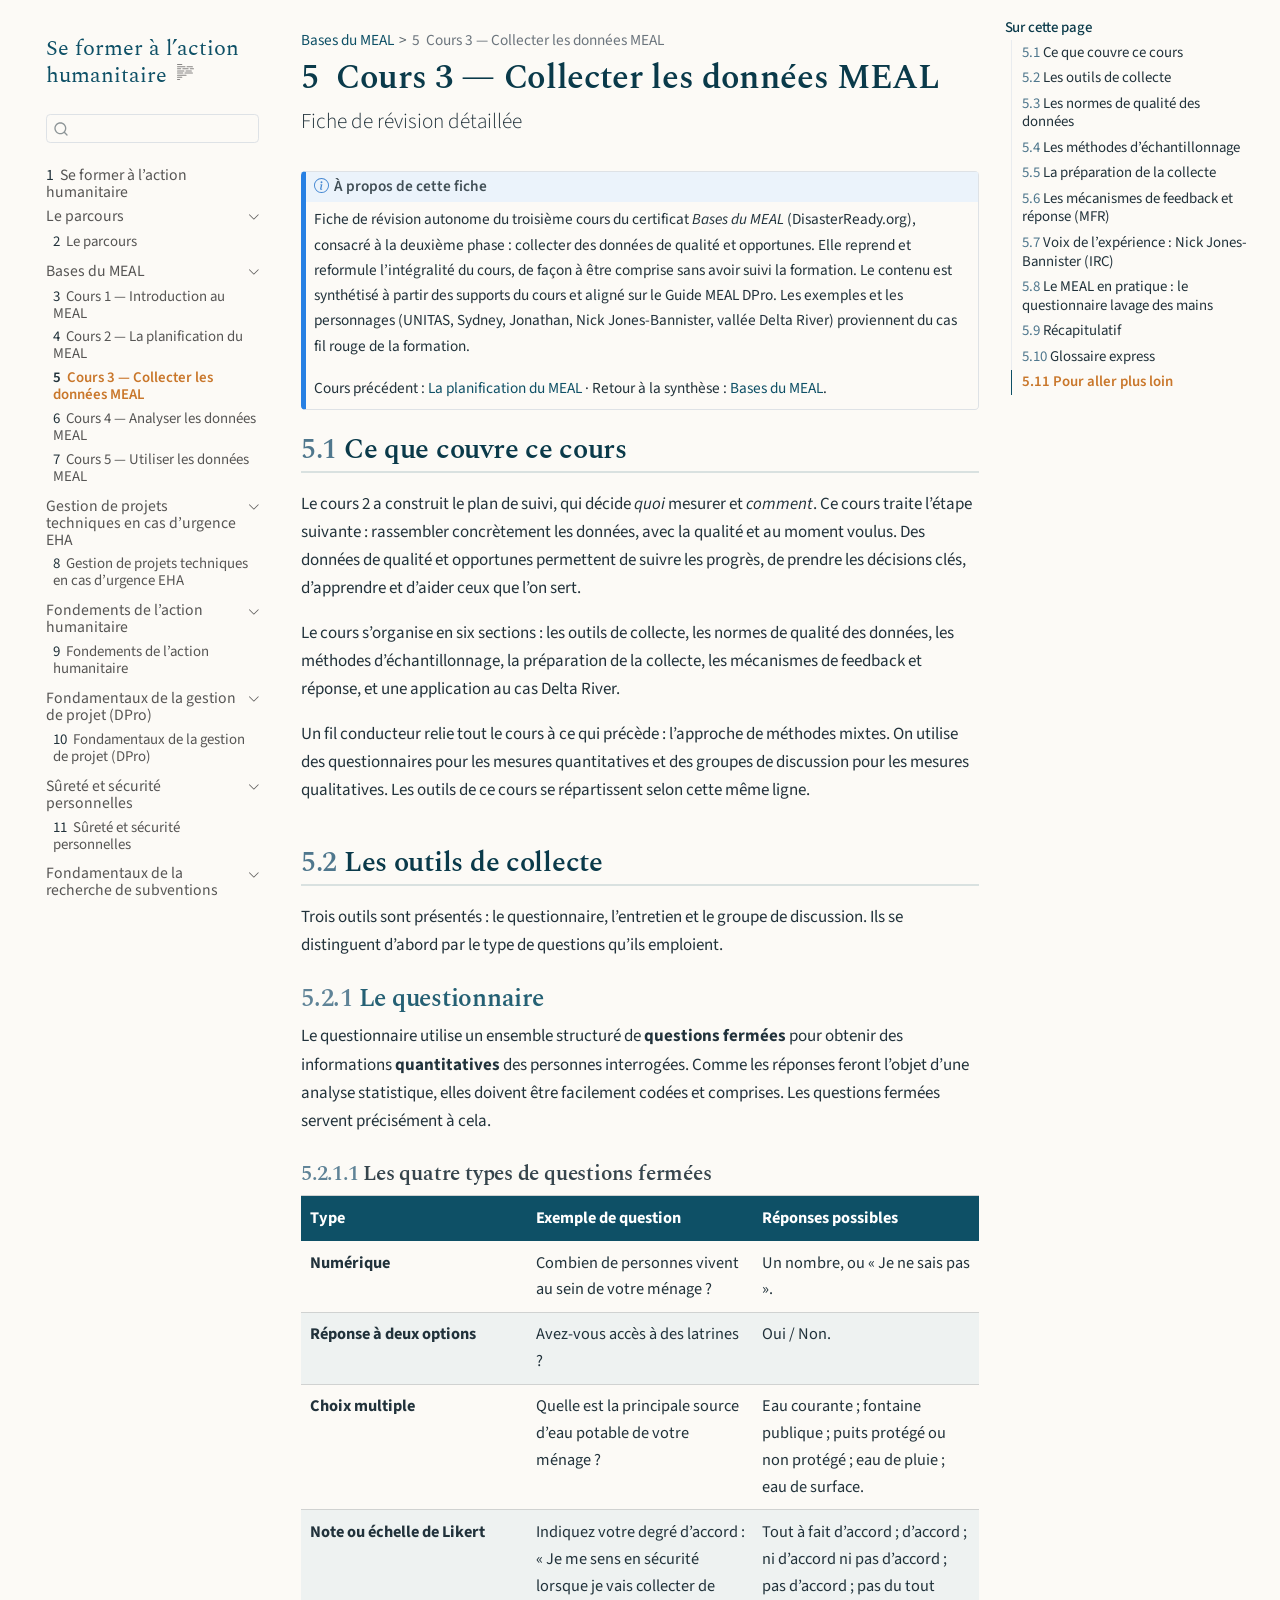
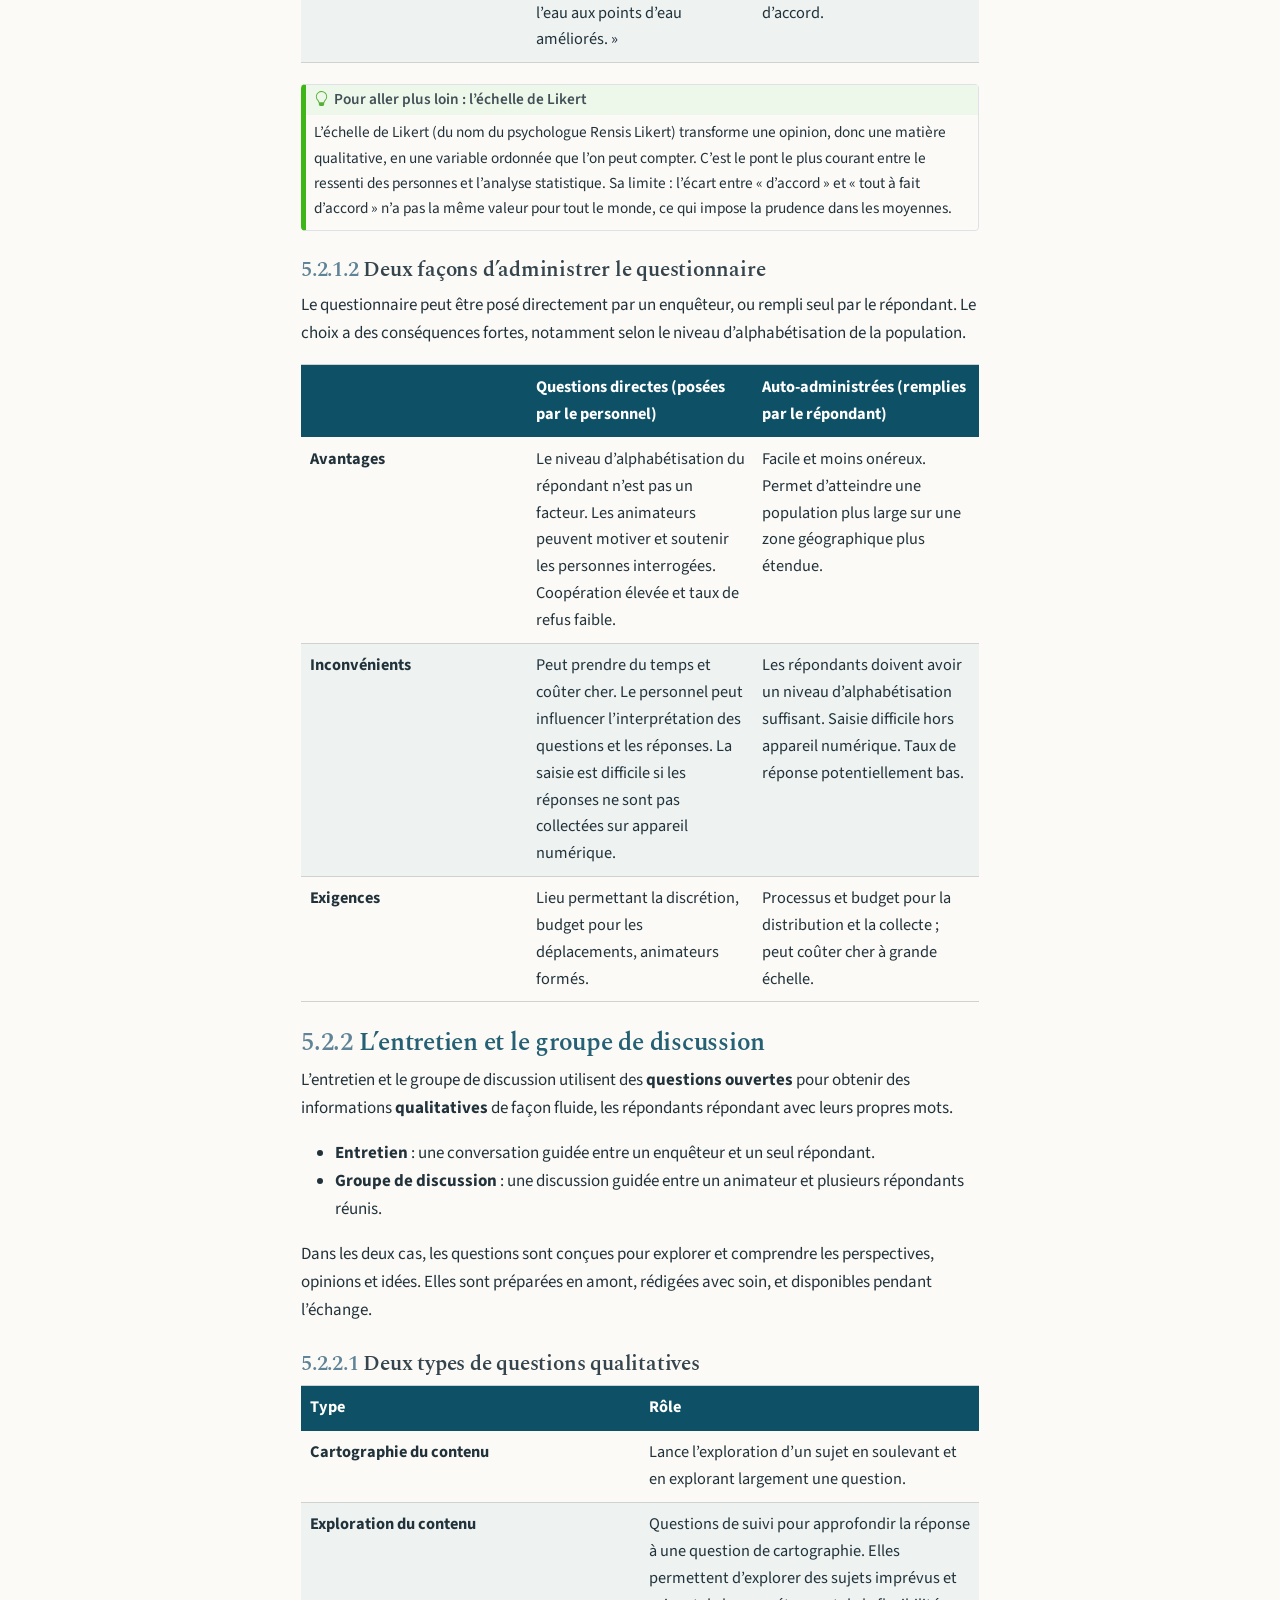
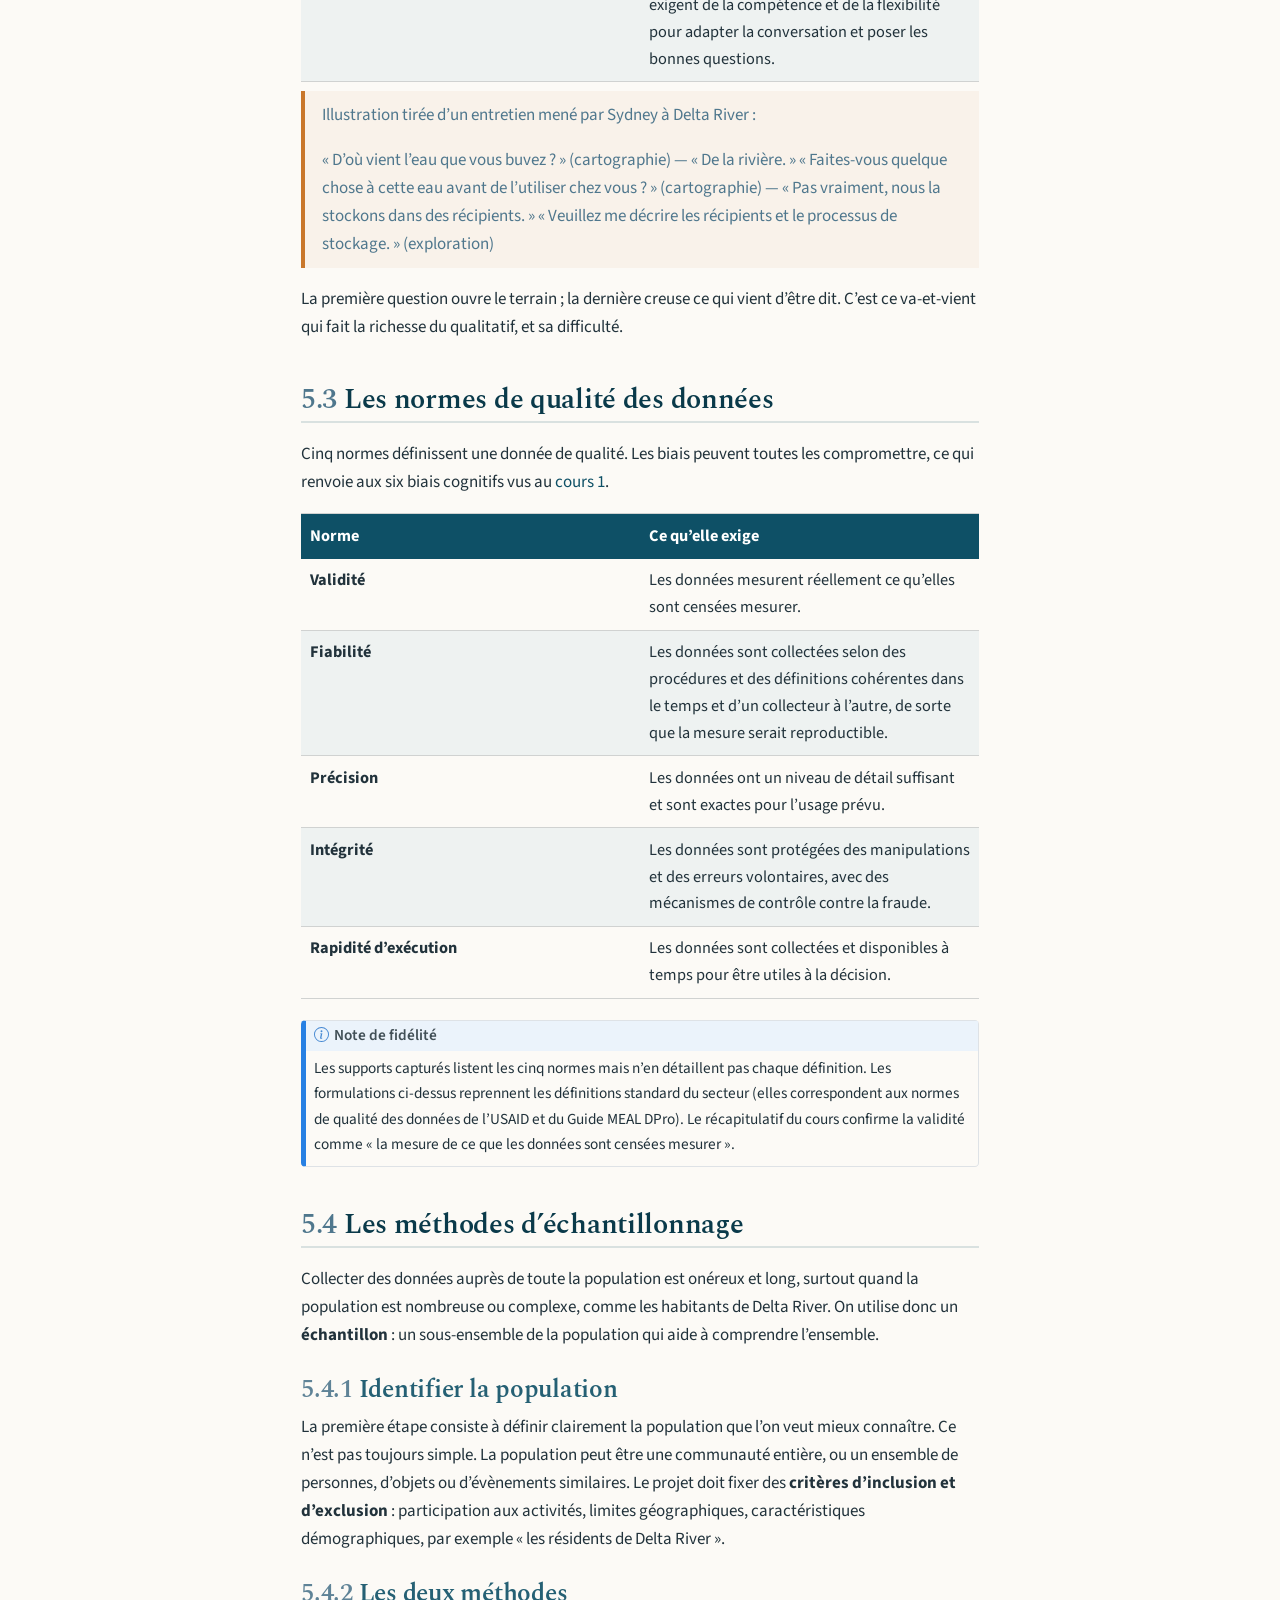
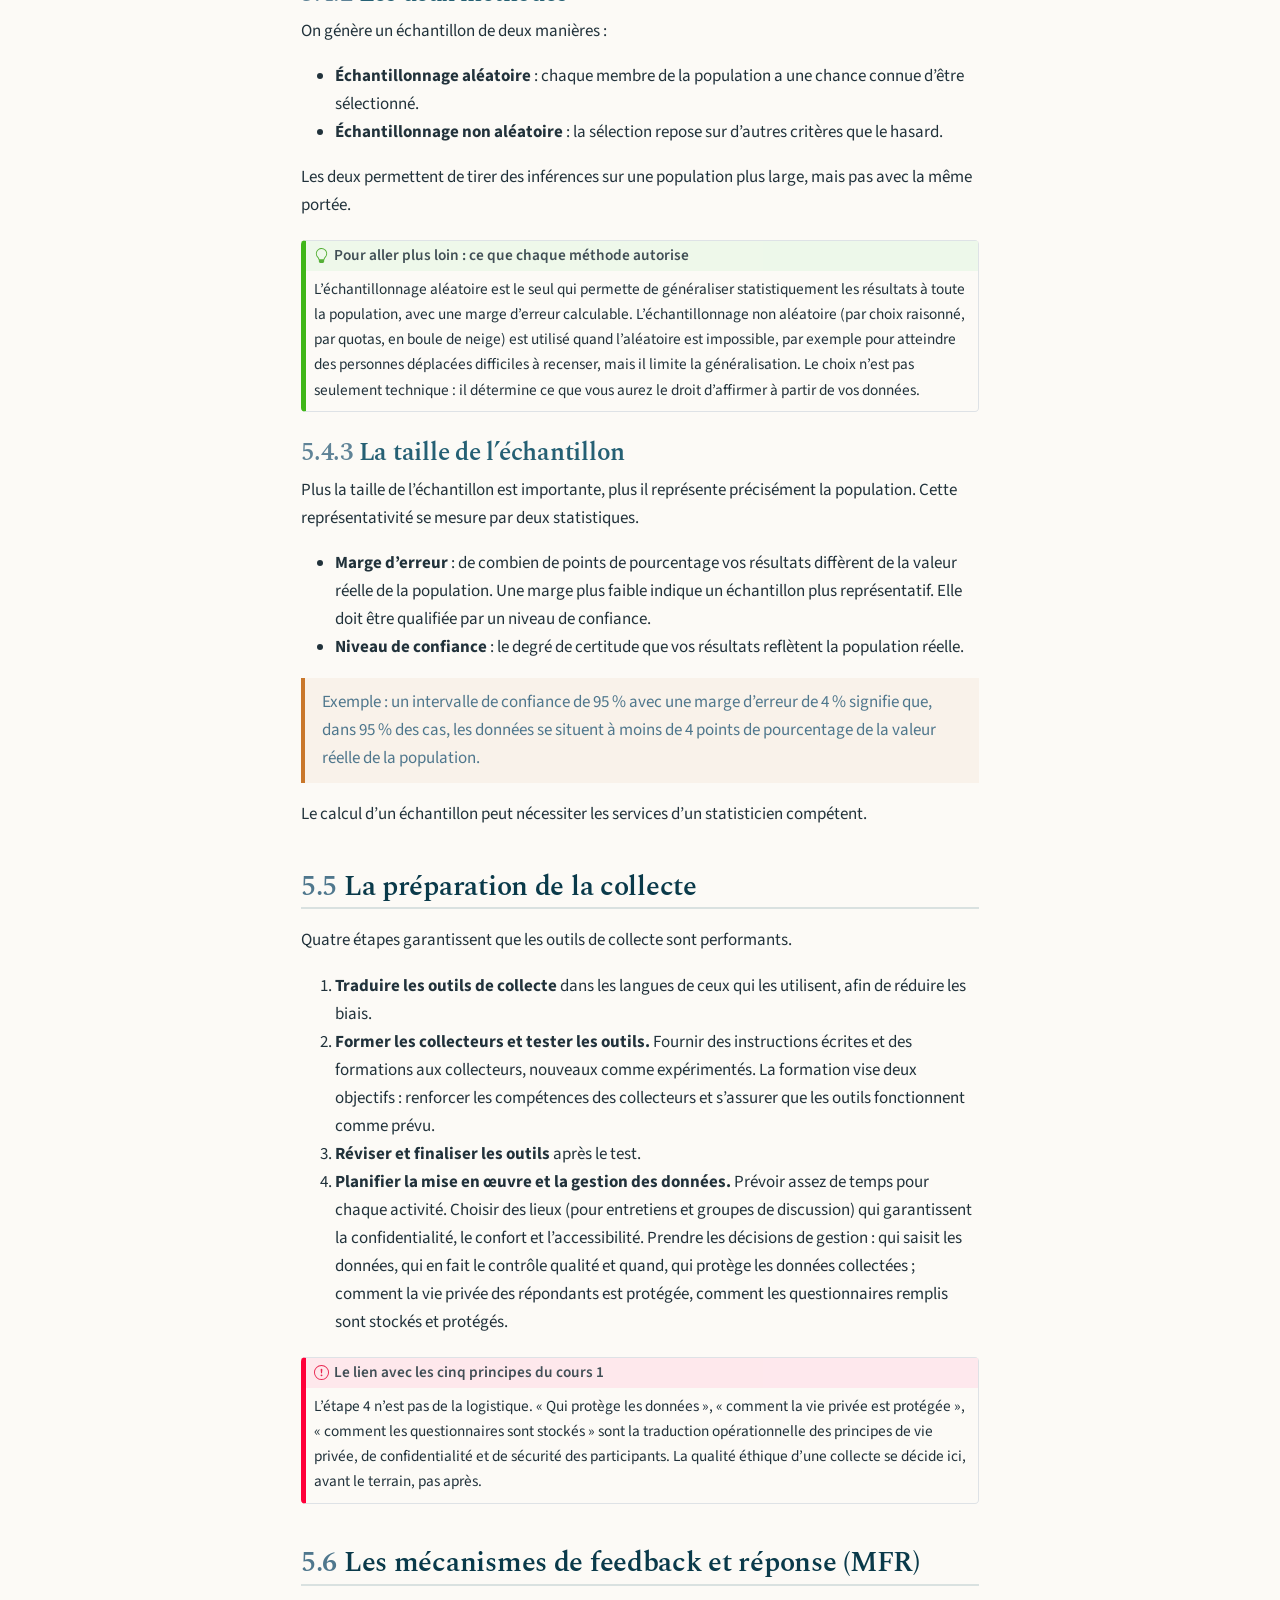
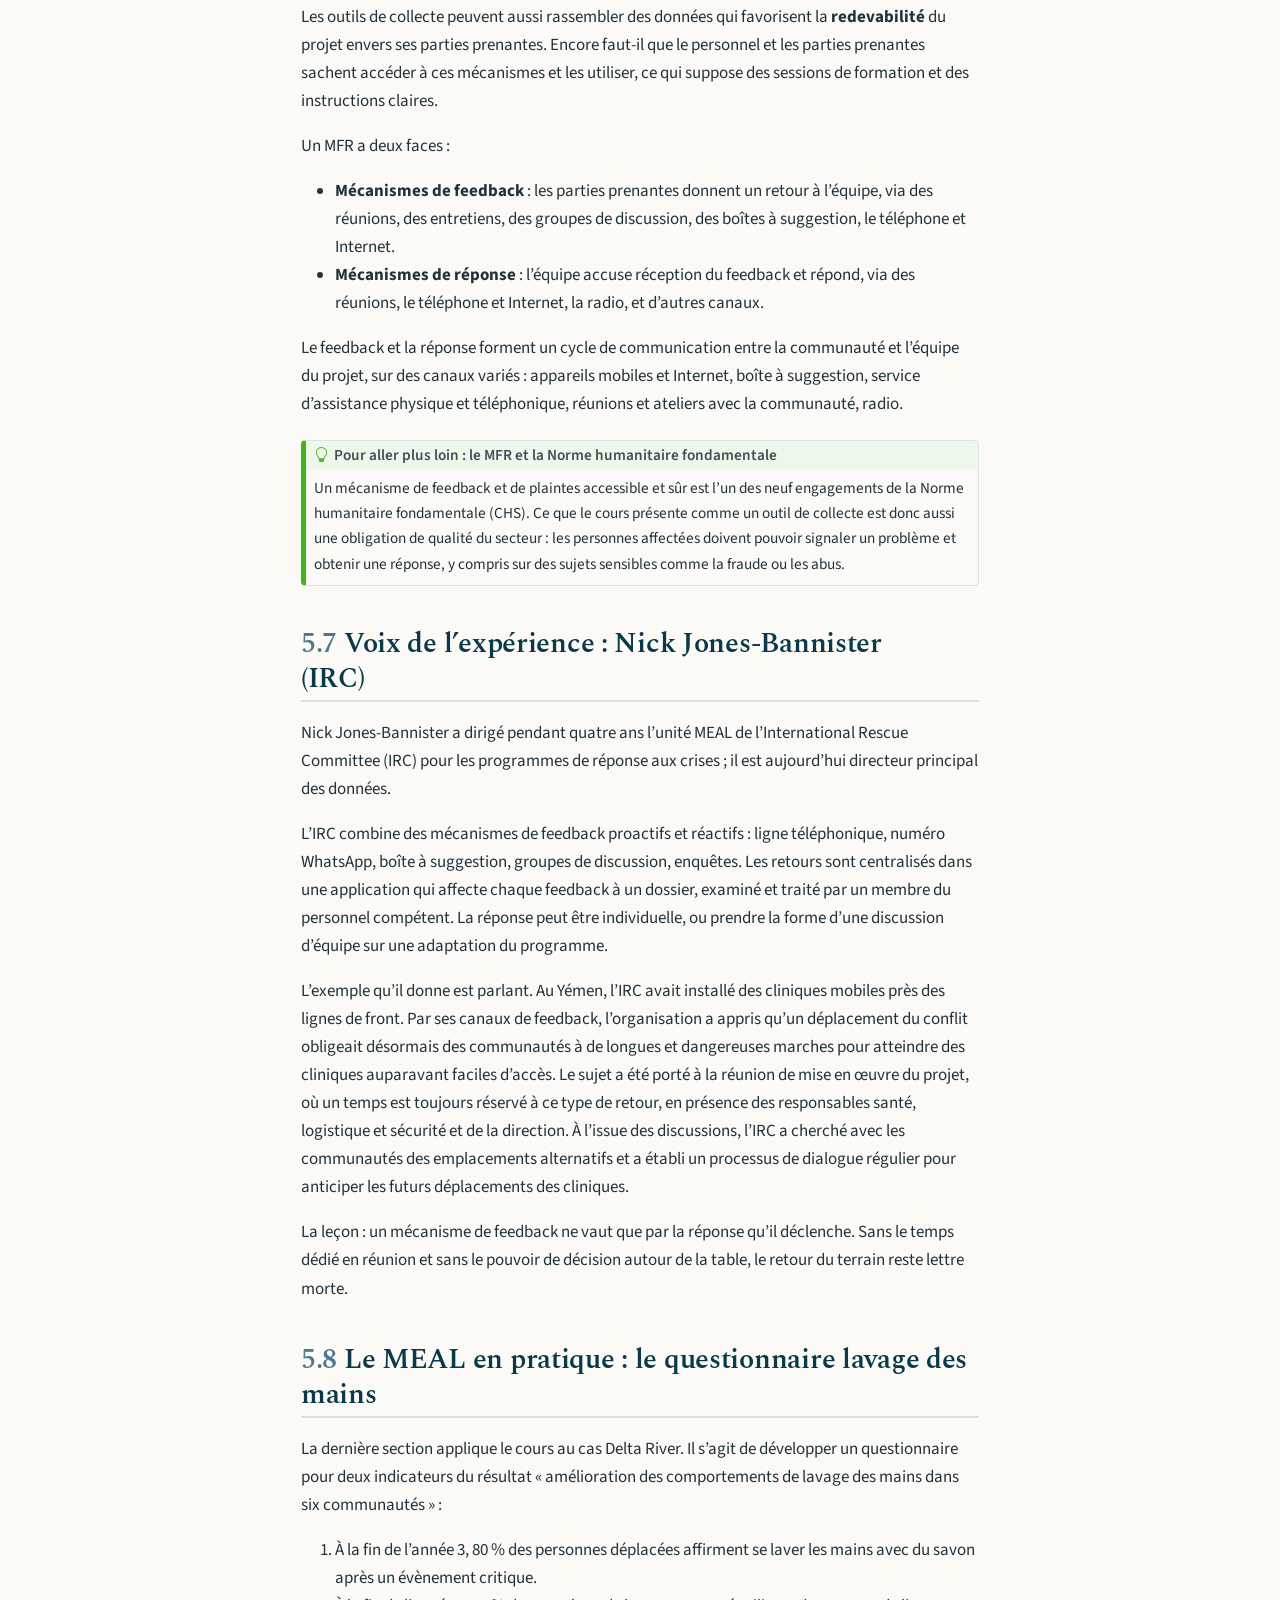
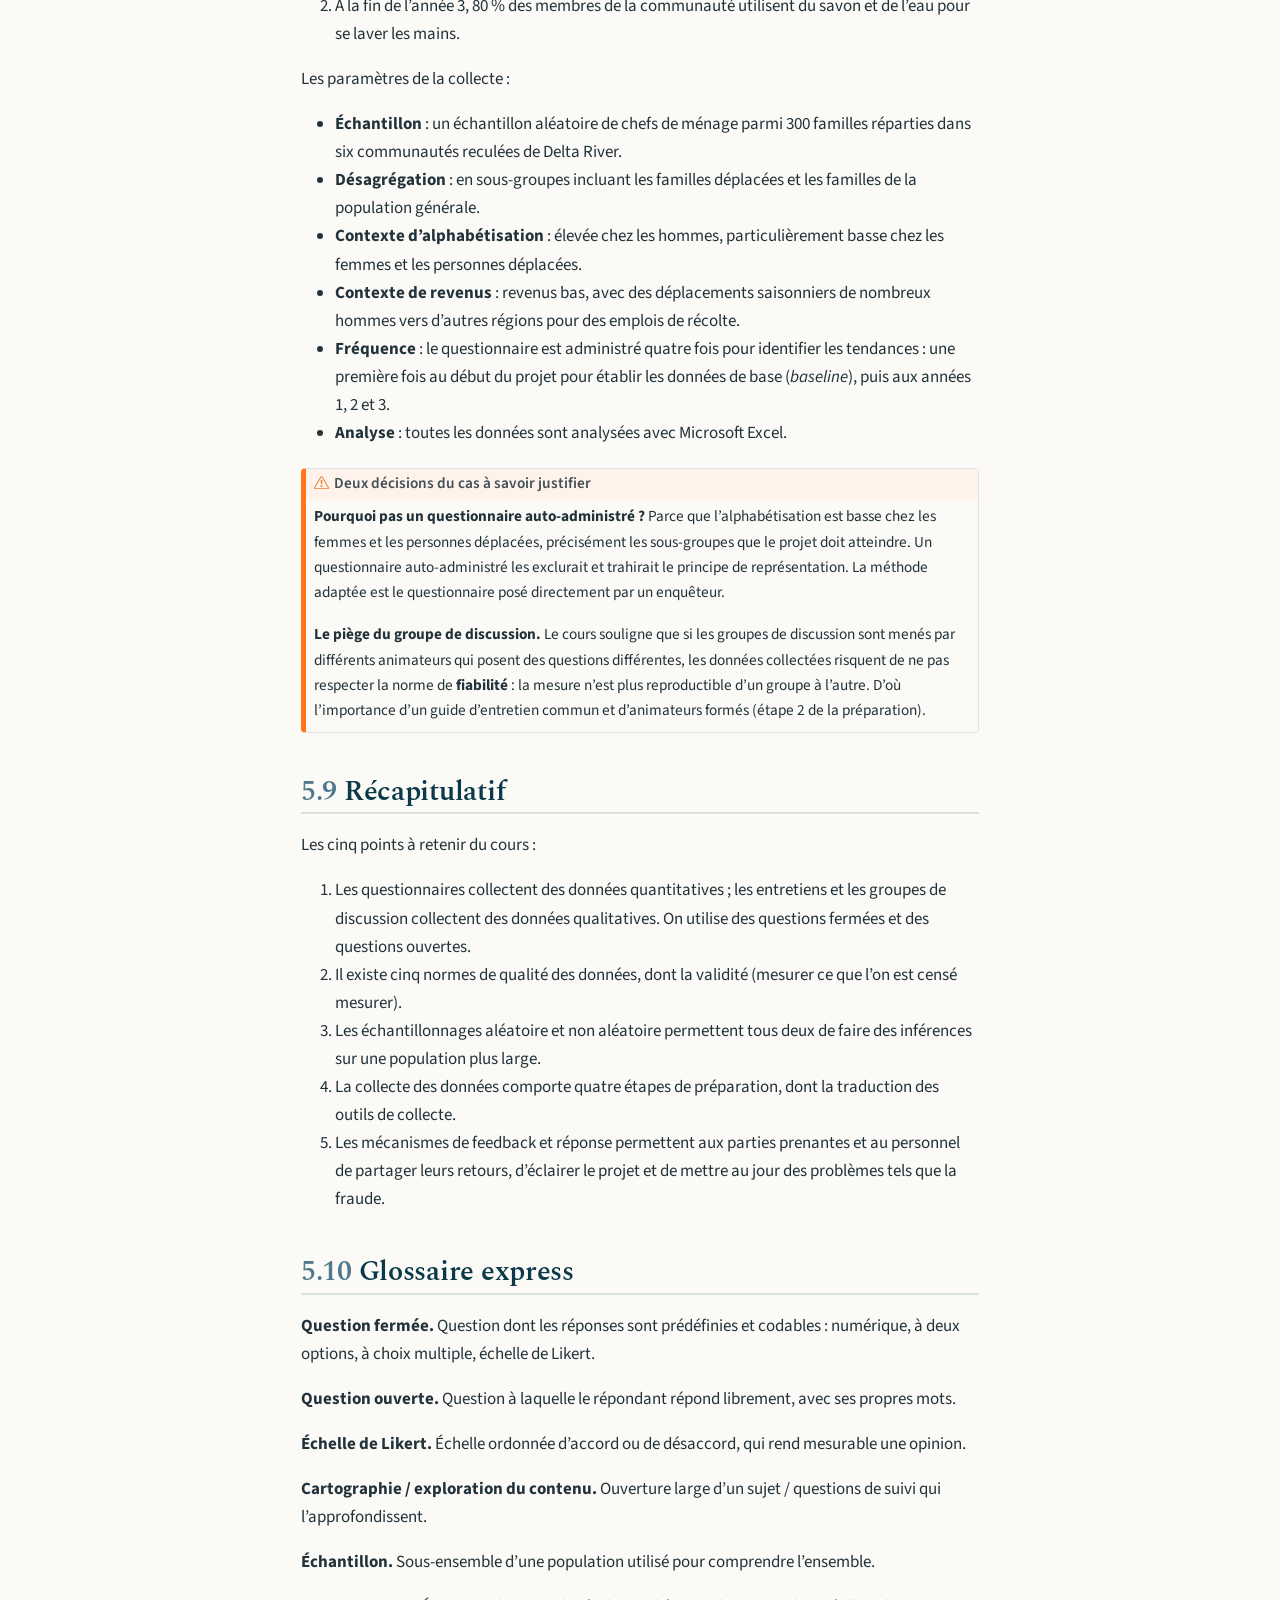
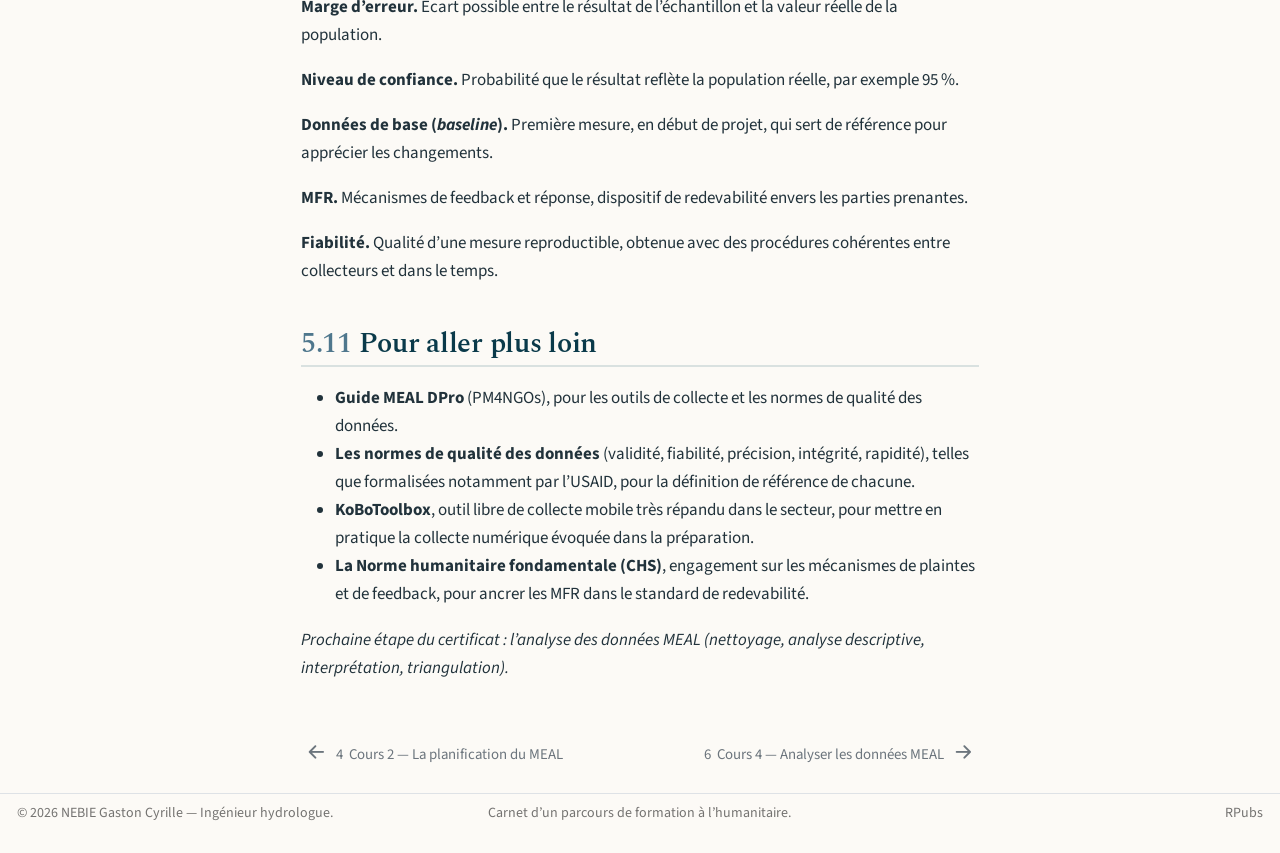
<file: docs/01_meal_c3_collecte.html>
<!DOCTYPE html>
<html xmlns="http://www.w3.org/1999/xhtml" lang="fr" xml:lang="fr"><head>

<meta charset="utf-8">
<meta name="generator" content="quarto-1.6.42">

<meta name="viewport" content="width=device-width, initial-scale=1.0, user-scalable=yes">


<title>5&nbsp; Cours 3 — Collecter les données MEAL – Se former à l'action humanitaire</title>
<style>
code{white-space: pre-wrap;}
span.smallcaps{font-variant: small-caps;}
div.columns{display: flex; gap: min(4vw, 1.5em);}
div.column{flex: auto; overflow-x: auto;}
div.hanging-indent{margin-left: 1.5em; text-indent: -1.5em;}
ul.task-list{list-style: none;}
ul.task-list li input[type="checkbox"] {
  width: 0.8em;
  margin: 0 0.8em 0.2em -1em; /* quarto-specific, see https://github.com/quarto-dev/quarto-cli/issues/4556 */ 
  vertical-align: middle;
}
</style>


<script src="site_libs/quarto-nav/quarto-nav.js"></script>
<script src="site_libs/quarto-nav/headroom.min.js"></script>
<script src="site_libs/clipboard/clipboard.min.js"></script>
<script src="site_libs/quarto-search/autocomplete.umd.js"></script>
<script src="site_libs/quarto-search/fuse.min.js"></script>
<script src="site_libs/quarto-search/quarto-search.js"></script>
<meta name="quarto:offset" content="./">
<link href="./01_meal_c4_analyse.html" rel="next">
<link href="./01_meal_c2_planification.html" rel="prev">
<script src="site_libs/quarto-html/quarto.js"></script>
<script src="site_libs/quarto-html/popper.min.js"></script>
<script src="site_libs/quarto-html/tippy.umd.min.js"></script>
<script src="site_libs/quarto-html/anchor.min.js"></script>
<link href="site_libs/quarto-html/tippy.css" rel="stylesheet">
<link href="site_libs/quarto-html/quarto-syntax-highlighting-2f5df379a58b258e96c21c0638c20c03.css" rel="stylesheet" id="quarto-text-highlighting-styles">
<script src="site_libs/bootstrap/bootstrap.min.js"></script>
<link href="site_libs/bootstrap/bootstrap-icons.css" rel="stylesheet">
<link href="site_libs/bootstrap/bootstrap-fc1f64c0cba864bbd228f80e6de6ca9a.min.css" rel="stylesheet" append-hash="true" id="quarto-bootstrap" data-mode="light">
<script id="quarto-search-options" type="application/json">{
  "location": "sidebar",
  "copy-button": false,
  "collapse-after": 3,
  "panel-placement": "start",
  "type": "textbox",
  "limit": 50,
  "keyboard-shortcut": [
    "f",
    "/",
    "s"
  ],
  "show-item-context": false,
  "language": {
    "search-no-results-text": "Pas de résultats",
    "search-matching-documents-text": "documents trouvés",
    "search-copy-link-title": "Copier le lien vers la recherche",
    "search-hide-matches-text": "Cacher les correspondances additionnelles",
    "search-more-match-text": "correspondance de plus dans ce document",
    "search-more-matches-text": "correspondances de plus dans ce document",
    "search-clear-button-title": "Effacer",
    "search-text-placeholder": "",
    "search-detached-cancel-button-title": "Annuler",
    "search-submit-button-title": "Envoyer",
    "search-label": "Recherche"
  }
}</script>


</head>

<body class="nav-sidebar floating">

<div id="quarto-search-results"></div>
  <header id="quarto-header" class="headroom fixed-top">
  <nav class="quarto-secondary-nav">
    <div class="container-fluid d-flex">
      <button type="button" class="quarto-btn-toggle btn" data-bs-toggle="collapse" role="button" data-bs-target=".quarto-sidebar-collapse-item" aria-controls="quarto-sidebar" aria-expanded="false" aria-label="Basculer la barre latérale" onclick="if (window.quartoToggleHeadroom) { window.quartoToggleHeadroom(); }">
        <i class="bi bi-layout-text-sidebar-reverse"></i>
      </button>
        <nav class="quarto-page-breadcrumbs" aria-label="breadcrumb"><ol class="breadcrumb"><li class="breadcrumb-item"><a href="./01_meal.html">Bases du MEAL</a></li><li class="breadcrumb-item"><a href="./01_meal_c3_collecte.html"><span class="chapter-number">5</span>&nbsp; <span class="chapter-title">Cours 3 — Collecter les données MEAL</span></a></li></ol></nav>
        <a class="flex-grow-1" role="navigation" data-bs-toggle="collapse" data-bs-target=".quarto-sidebar-collapse-item" aria-controls="quarto-sidebar" aria-expanded="false" aria-label="Basculer la barre latérale" onclick="if (window.quartoToggleHeadroom) { window.quartoToggleHeadroom(); }">      
        </a>
      <button type="button" class="btn quarto-search-button" aria-label="Recherche" onclick="window.quartoOpenSearch();">
        <i class="bi bi-search"></i>
      </button>
    </div>
  </nav>
</header>
<!-- content -->
<div id="quarto-content" class="quarto-container page-columns page-rows-contents page-layout-article">
<!-- sidebar -->
  <nav id="quarto-sidebar" class="sidebar collapse collapse-horizontal quarto-sidebar-collapse-item sidebar-navigation floating overflow-auto">
    <div class="pt-lg-2 mt-2 text-left sidebar-header">
    <div class="sidebar-title mb-0 py-0">
      <a href="./">Se former à l’action humanitaire</a> 
        <div class="sidebar-tools-main">
  <a href="" class="quarto-reader-toggle quarto-navigation-tool px-1" onclick="window.quartoToggleReader(); return false;" title="Basculer en mode lecteur">
  <div class="quarto-reader-toggle-btn">
  <i class="bi"></i>
  </div>
</a>
</div>
    </div>
      </div>
        <div class="mt-2 flex-shrink-0 align-items-center">
        <div class="sidebar-search">
        <div id="quarto-search" class="" title="Recherche"></div>
        </div>
        </div>
    <div class="sidebar-menu-container"> 
    <ul class="list-unstyled mt-1">
        <li class="sidebar-item">
  <div class="sidebar-item-container"> 
  <a href="./index.html" class="sidebar-item-text sidebar-link">
 <span class="menu-text"><span class="chapter-number">1</span>&nbsp; <span class="chapter-title">Se former à l’action humanitaire</span></span></a>
  </div>
</li>
        <li class="sidebar-item sidebar-item-section">
      <div class="sidebar-item-container"> 
            <a class="sidebar-item-text sidebar-link text-start" data-bs-toggle="collapse" data-bs-target="#quarto-sidebar-section-1" role="navigation" aria-expanded="true">
 <span class="menu-text">Le parcours</span></a>
          <a class="sidebar-item-toggle text-start" data-bs-toggle="collapse" data-bs-target="#quarto-sidebar-section-1" role="navigation" aria-expanded="true" aria-label="Basculer la section">
            <i class="bi bi-chevron-right ms-2"></i>
          </a> 
      </div>
      <ul id="quarto-sidebar-section-1" class="collapse list-unstyled sidebar-section depth1 show">  
          <li class="sidebar-item">
  <div class="sidebar-item-container"> 
  <a href="./00_le_parcours.html" class="sidebar-item-text sidebar-link">
 <span class="menu-text"><span class="chapter-number">2</span>&nbsp; <span class="chapter-title">Le parcours</span></span></a>
  </div>
</li>
      </ul>
  </li>
        <li class="sidebar-item sidebar-item-section">
      <div class="sidebar-item-container"> 
            <a href="./01_meal.html" class="sidebar-item-text sidebar-link">
 <span class="menu-text">Bases du MEAL</span></a>
          <a class="sidebar-item-toggle text-start" data-bs-toggle="collapse" data-bs-target="#quarto-sidebar-section-2" role="navigation" aria-expanded="true" aria-label="Basculer la section">
            <i class="bi bi-chevron-right ms-2"></i>
          </a> 
      </div>
      <ul id="quarto-sidebar-section-2" class="collapse list-unstyled sidebar-section depth1 show">  
          <li class="sidebar-item">
  <div class="sidebar-item-container"> 
  <a href="./01_meal_c1_introduction.html" class="sidebar-item-text sidebar-link">
 <span class="menu-text"><span class="chapter-number">3</span>&nbsp; <span class="chapter-title">Cours 1 — Introduction au MEAL</span></span></a>
  </div>
</li>
          <li class="sidebar-item">
  <div class="sidebar-item-container"> 
  <a href="./01_meal_c2_planification.html" class="sidebar-item-text sidebar-link">
 <span class="menu-text"><span class="chapter-number">4</span>&nbsp; <span class="chapter-title">Cours 2 — La planification du MEAL</span></span></a>
  </div>
</li>
          <li class="sidebar-item">
  <div class="sidebar-item-container"> 
  <a href="./01_meal_c3_collecte.html" class="sidebar-item-text sidebar-link active">
 <span class="menu-text"><span class="chapter-number">5</span>&nbsp; <span class="chapter-title">Cours 3 — Collecter les données MEAL</span></span></a>
  </div>
</li>
          <li class="sidebar-item">
  <div class="sidebar-item-container"> 
  <a href="./01_meal_c4_analyse.html" class="sidebar-item-text sidebar-link">
 <span class="menu-text"><span class="chapter-number">6</span>&nbsp; <span class="chapter-title">Cours 4 — Analyser les données MEAL</span></span></a>
  </div>
</li>
          <li class="sidebar-item">
  <div class="sidebar-item-container"> 
  <a href="./01_meal_c5_utilisation.html" class="sidebar-item-text sidebar-link">
 <span class="menu-text"><span class="chapter-number">7</span>&nbsp; <span class="chapter-title">Cours 5 — Utiliser les données MEAL</span></span></a>
  </div>
</li>
      </ul>
  </li>
        <li class="sidebar-item sidebar-item-section">
      <div class="sidebar-item-container"> 
            <a class="sidebar-item-text sidebar-link text-start" data-bs-toggle="collapse" data-bs-target="#quarto-sidebar-section-3" role="navigation" aria-expanded="true">
 <span class="menu-text">Gestion de projets techniques en cas d’urgence EHA</span></a>
          <a class="sidebar-item-toggle text-start" data-bs-toggle="collapse" data-bs-target="#quarto-sidebar-section-3" role="navigation" aria-expanded="true" aria-label="Basculer la section">
            <i class="bi bi-chevron-right ms-2"></i>
          </a> 
      </div>
      <ul id="quarto-sidebar-section-3" class="collapse list-unstyled sidebar-section depth1 show">  
          <li class="sidebar-item">
  <div class="sidebar-item-container"> 
  <a href="./06_wash_tpm.html" class="sidebar-item-text sidebar-link">
 <span class="menu-text"><span class="chapter-number">8</span>&nbsp; <span class="chapter-title">Gestion de projets techniques en cas d’urgence EHA</span></span></a>
  </div>
</li>
      </ul>
  </li>
        <li class="sidebar-item sidebar-item-section">
      <div class="sidebar-item-container"> 
            <a class="sidebar-item-text sidebar-link text-start" data-bs-toggle="collapse" data-bs-target="#quarto-sidebar-section-4" role="navigation" aria-expanded="true">
 <span class="menu-text">Fondements de l’action humanitaire</span></a>
          <a class="sidebar-item-toggle text-start" data-bs-toggle="collapse" data-bs-target="#quarto-sidebar-section-4" role="navigation" aria-expanded="true" aria-label="Basculer la section">
            <i class="bi bi-chevron-right ms-2"></i>
          </a> 
      </div>
      <ul id="quarto-sidebar-section-4" class="collapse list-unstyled sidebar-section depth1 show">  
          <li class="sidebar-item">
  <div class="sidebar-item-container"> 
  <a href="./02_action_humanitaire.html" class="sidebar-item-text sidebar-link">
 <span class="menu-text"><span class="chapter-number">9</span>&nbsp; <span class="chapter-title">Fondements de l’action humanitaire</span></span></a>
  </div>
</li>
      </ul>
  </li>
        <li class="sidebar-item sidebar-item-section">
      <div class="sidebar-item-container"> 
            <a class="sidebar-item-text sidebar-link text-start" data-bs-toggle="collapse" data-bs-target="#quarto-sidebar-section-5" role="navigation" aria-expanded="true">
 <span class="menu-text">Fondamentaux de la gestion de projet (DPro)</span></a>
          <a class="sidebar-item-toggle text-start" data-bs-toggle="collapse" data-bs-target="#quarto-sidebar-section-5" role="navigation" aria-expanded="true" aria-label="Basculer la section">
            <i class="bi bi-chevron-right ms-2"></i>
          </a> 
      </div>
      <ul id="quarto-sidebar-section-5" class="collapse list-unstyled sidebar-section depth1 show">  
          <li class="sidebar-item">
  <div class="sidebar-item-container"> 
  <a href="./03_gestion_projet.html" class="sidebar-item-text sidebar-link">
 <span class="menu-text"><span class="chapter-number">10</span>&nbsp; <span class="chapter-title">Fondamentaux de la gestion de projet (DPro)</span></span></a>
  </div>
</li>
      </ul>
  </li>
        <li class="sidebar-item sidebar-item-section">
      <div class="sidebar-item-container"> 
            <a class="sidebar-item-text sidebar-link text-start" data-bs-toggle="collapse" data-bs-target="#quarto-sidebar-section-6" role="navigation" aria-expanded="true">
 <span class="menu-text">Sûreté et sécurité personnelles</span></a>
          <a class="sidebar-item-toggle text-start" data-bs-toggle="collapse" data-bs-target="#quarto-sidebar-section-6" role="navigation" aria-expanded="true" aria-label="Basculer la section">
            <i class="bi bi-chevron-right ms-2"></i>
          </a> 
      </div>
      <ul id="quarto-sidebar-section-6" class="collapse list-unstyled sidebar-section depth1 show">  
          <li class="sidebar-item">
  <div class="sidebar-item-container"> 
  <a href="./04_surete_securite.html" class="sidebar-item-text sidebar-link">
 <span class="menu-text"><span class="chapter-number">11</span>&nbsp; <span class="chapter-title">Sûreté et sécurité personnelles</span></span></a>
  </div>
</li>
      </ul>
  </li>
        <li class="sidebar-item sidebar-item-section">
      <div class="sidebar-item-container"> 
            <a class="sidebar-item-text sidebar-link text-start" data-bs-toggle="collapse" data-bs-target="#quarto-sidebar-section-7" role="navigation" aria-expanded="true">
 <span class="menu-text">Fondamentaux de la recherche de subventions</span></a>
          <a class="sidebar-item-toggle text-start" data-bs-toggle="collapse" data-bs-target="#quarto-sidebar-section-7" role="navigation" aria-expanded="true" aria-label="Basculer la section">
            <i class="bi bi-chevron-right ms-2"></i>
          </a> 
      </div>
      <ul id="quarto-sidebar-section-7" class="collapse list-unstyled sidebar-section depth1 show">  
          <li class="sidebar-item">
  <div class="sidebar-item-container"> 
  <a href="./05_recherche_subventions.html" class="sidebar-item-text sidebar-link">
 <span class="menu-text"><span class="chapter-number">12</span>&nbsp; <span class="chapter-title">Fondamentaux de la recherche de subventions</span></span></a>
  </div>
</li>
      </ul>
  </li>
    </ul>
    </div>
</nav>
<div id="quarto-sidebar-glass" class="quarto-sidebar-collapse-item" data-bs-toggle="collapse" data-bs-target=".quarto-sidebar-collapse-item"></div>
<!-- margin-sidebar -->
    <div id="quarto-margin-sidebar" class="sidebar margin-sidebar">
        <nav id="TOC" role="doc-toc" class="toc-active">
    <h2 id="toc-title">Sur cette page</h2>
   
  <ul>
  <li><a href="#ce-que-couvre-ce-cours" id="toc-ce-que-couvre-ce-cours" class="nav-link active" data-scroll-target="#ce-que-couvre-ce-cours"><span class="header-section-number">5.1</span> Ce que couvre ce cours</a></li>
  <li><a href="#les-outils-de-collecte" id="toc-les-outils-de-collecte" class="nav-link" data-scroll-target="#les-outils-de-collecte"><span class="header-section-number">5.2</span> Les outils de collecte</a>
  <ul class="collapse">
  <li><a href="#le-questionnaire" id="toc-le-questionnaire" class="nav-link" data-scroll-target="#le-questionnaire"><span class="header-section-number">5.2.1</span> Le questionnaire</a></li>
  <li><a href="#lentretien-et-le-groupe-de-discussion" id="toc-lentretien-et-le-groupe-de-discussion" class="nav-link" data-scroll-target="#lentretien-et-le-groupe-de-discussion"><span class="header-section-number">5.2.2</span> L’entretien et le groupe de discussion</a></li>
  </ul></li>
  <li><a href="#les-normes-de-qualité-des-données" id="toc-les-normes-de-qualité-des-données" class="nav-link" data-scroll-target="#les-normes-de-qualité-des-données"><span class="header-section-number">5.3</span> Les normes de qualité des données</a></li>
  <li><a href="#les-méthodes-déchantillonnage" id="toc-les-méthodes-déchantillonnage" class="nav-link" data-scroll-target="#les-méthodes-déchantillonnage"><span class="header-section-number">5.4</span> Les méthodes d’échantillonnage</a>
  <ul class="collapse">
  <li><a href="#identifier-la-population" id="toc-identifier-la-population" class="nav-link" data-scroll-target="#identifier-la-population"><span class="header-section-number">5.4.1</span> Identifier la population</a></li>
  <li><a href="#les-deux-méthodes" id="toc-les-deux-méthodes" class="nav-link" data-scroll-target="#les-deux-méthodes"><span class="header-section-number">5.4.2</span> Les deux méthodes</a></li>
  <li><a href="#la-taille-de-léchantillon" id="toc-la-taille-de-léchantillon" class="nav-link" data-scroll-target="#la-taille-de-léchantillon"><span class="header-section-number">5.4.3</span> La taille de l’échantillon</a></li>
  </ul></li>
  <li><a href="#la-préparation-de-la-collecte" id="toc-la-préparation-de-la-collecte" class="nav-link" data-scroll-target="#la-préparation-de-la-collecte"><span class="header-section-number">5.5</span> La préparation de la collecte</a></li>
  <li><a href="#les-mécanismes-de-feedback-et-réponse-mfr" id="toc-les-mécanismes-de-feedback-et-réponse-mfr" class="nav-link" data-scroll-target="#les-mécanismes-de-feedback-et-réponse-mfr"><span class="header-section-number">5.6</span> Les mécanismes de feedback et réponse (MFR)</a></li>
  <li><a href="#voix-de-lexpérience-nick-jones-bannister-irc" id="toc-voix-de-lexpérience-nick-jones-bannister-irc" class="nav-link" data-scroll-target="#voix-de-lexpérience-nick-jones-bannister-irc"><span class="header-section-number">5.7</span> Voix de l’expérience : Nick Jones-Bannister (IRC)</a></li>
  <li><a href="#le-meal-en-pratique-le-questionnaire-lavage-des-mains" id="toc-le-meal-en-pratique-le-questionnaire-lavage-des-mains" class="nav-link" data-scroll-target="#le-meal-en-pratique-le-questionnaire-lavage-des-mains"><span class="header-section-number">5.8</span> Le MEAL en pratique : le questionnaire lavage des mains</a></li>
  <li><a href="#récapitulatif" id="toc-récapitulatif" class="nav-link" data-scroll-target="#récapitulatif"><span class="header-section-number">5.9</span> Récapitulatif</a></li>
  <li><a href="#glossaire-express" id="toc-glossaire-express" class="nav-link" data-scroll-target="#glossaire-express"><span class="header-section-number">5.10</span> Glossaire express</a></li>
  <li><a href="#pour-aller-plus-loin" id="toc-pour-aller-plus-loin" class="nav-link" data-scroll-target="#pour-aller-plus-loin"><span class="header-section-number">5.11</span> Pour aller plus loin</a></li>
  </ul>
</nav>
    </div>
<!-- main -->
<main class="content" id="quarto-document-content">

<header id="title-block-header" class="quarto-title-block default"><nav class="quarto-page-breadcrumbs quarto-title-breadcrumbs d-none d-lg-block" aria-label="breadcrumb"><ol class="breadcrumb"><li class="breadcrumb-item"><a href="./01_meal.html">Bases du MEAL</a></li><li class="breadcrumb-item"><a href="./01_meal_c3_collecte.html"><span class="chapter-number">5</span>&nbsp; <span class="chapter-title">Cours 3 — Collecter les données MEAL</span></a></li></ol></nav>
<div class="quarto-title">
<h1 class="title"><span class="chapter-number">5</span>&nbsp; <span class="chapter-title">Cours 3 — Collecter les données MEAL</span></h1>
<p class="subtitle lead">Fiche de révision détaillée</p>
</div>



<div class="quarto-title-meta">

    
  
    
  </div>
  


</header>


<div class="callout callout-style-default callout-note callout-titled">
<div class="callout-header d-flex align-content-center">
<div class="callout-icon-container">
<i class="callout-icon"></i>
</div>
<div class="callout-title-container flex-fill">
À propos de cette fiche
</div>
</div>
<div class="callout-body-container callout-body">
<p>Fiche de révision autonome du troisième cours du certificat <em>Bases du MEAL</em> (DisasterReady.org), consacré à la deuxième phase : collecter des données de qualité et opportunes. Elle reprend et reformule l’intégralité du cours, de façon à être comprise sans avoir suivi la formation. Le contenu est synthétisé à partir des supports du cours et aligné sur le Guide MEAL DPro. Les exemples et les personnages (UNITAS, Sydney, Jonathan, Nick Jones-Bannister, vallée Delta River) proviennent du cas fil rouge de la formation.</p>
<p>Cours précédent : <a href="./01_meal_c2_planification.html">La planification du MEAL</a> · Retour à la synthèse : <a href="./01_meal.html">Bases du MEAL</a>.</p>
</div>
</div>
<section id="ce-que-couvre-ce-cours" class="level2" data-number="5.1">
<h2 data-number="5.1" class="anchored" data-anchor-id="ce-que-couvre-ce-cours"><span class="header-section-number">5.1</span> Ce que couvre ce cours</h2>
<p>Le cours 2 a construit le plan de suivi, qui décide <em>quoi</em> mesurer et <em>comment</em>. Ce cours traite l’étape suivante : rassembler concrètement les données, avec la qualité et au moment voulus. Des données de qualité et opportunes permettent de suivre les progrès, de prendre les décisions clés, d’apprendre et d’aider ceux que l’on sert.</p>
<p>Le cours s’organise en six sections : les outils de collecte, les normes de qualité des données, les méthodes d’échantillonnage, la préparation de la collecte, les mécanismes de feedback et réponse, et une application au cas Delta River.</p>
<p>Un fil conducteur relie tout le cours à ce qui précède : l’approche de méthodes mixtes. On utilise des questionnaires pour les mesures quantitatives et des groupes de discussion pour les mesures qualitatives. Les outils de ce cours se répartissent selon cette même ligne.</p>
</section>
<section id="les-outils-de-collecte" class="level2" data-number="5.2">
<h2 data-number="5.2" class="anchored" data-anchor-id="les-outils-de-collecte"><span class="header-section-number">5.2</span> Les outils de collecte</h2>
<p>Trois outils sont présentés : le questionnaire, l’entretien et le groupe de discussion. Ils se distinguent d’abord par le type de questions qu’ils emploient.</p>
<section id="le-questionnaire" class="level3" data-number="5.2.1">
<h3 data-number="5.2.1" class="anchored" data-anchor-id="le-questionnaire"><span class="header-section-number">5.2.1</span> Le questionnaire</h3>
<p>Le questionnaire utilise un ensemble structuré de <strong>questions fermées</strong> pour obtenir des informations <strong>quantitatives</strong> des personnes interrogées. Comme les réponses feront l’objet d’une analyse statistique, elles doivent être facilement codées et comprises. Les questions fermées servent précisément à cela.</p>
<section id="les-quatre-types-de-questions-fermées" class="level4" data-number="5.2.1.1">
<h4 data-number="5.2.1.1" class="anchored" data-anchor-id="les-quatre-types-de-questions-fermées"><span class="header-section-number">5.2.1.1</span> Les quatre types de questions fermées</h4>
<table class="caption-top table">
<colgroup>
<col style="width: 33%">
<col style="width: 33%">
<col style="width: 33%">
</colgroup>
<thead>
<tr class="header">
<th>Type</th>
<th>Exemple de question</th>
<th>Réponses possibles</th>
</tr>
</thead>
<tbody>
<tr class="odd">
<td><strong>Numérique</strong></td>
<td>Combien de personnes vivent au sein de votre ménage ?</td>
<td>Un nombre, ou « Je ne sais pas ».</td>
</tr>
<tr class="even">
<td><strong>Réponse à deux options</strong></td>
<td>Avez-vous accès à des latrines ?</td>
<td>Oui / Non.</td>
</tr>
<tr class="odd">
<td><strong>Choix multiple</strong></td>
<td>Quelle est la principale source d’eau potable de votre ménage ?</td>
<td>Eau courante ; fontaine publique ; puits protégé ou non protégé ; eau de pluie ; eau de surface.</td>
</tr>
<tr class="even">
<td><strong>Note ou échelle de Likert</strong></td>
<td>Indiquez votre degré d’accord : « Je me sens en sécurité lorsque je vais collecter de l’eau aux points d’eau améliorés. »</td>
<td>Tout à fait d’accord ; d’accord ; ni d’accord ni pas d’accord ; pas d’accord ; pas du tout d’accord.</td>
</tr>
</tbody>
</table>
<div class="callout callout-style-default callout-tip callout-titled">
<div class="callout-header d-flex align-content-center">
<div class="callout-icon-container">
<i class="callout-icon"></i>
</div>
<div class="callout-title-container flex-fill">
Pour aller plus loin : l’échelle de Likert
</div>
</div>
<div class="callout-body-container callout-body">
<p>L’échelle de Likert (du nom du psychologue Rensis Likert) transforme une opinion, donc une matière qualitative, en une variable ordonnée que l’on peut compter. C’est le pont le plus courant entre le ressenti des personnes et l’analyse statistique. Sa limite : l’écart entre « d’accord » et « tout à fait d’accord » n’a pas la même valeur pour tout le monde, ce qui impose la prudence dans les moyennes.</p>
</div>
</div>
</section>
<section id="deux-façons-dadministrer-le-questionnaire" class="level4" data-number="5.2.1.2">
<h4 data-number="5.2.1.2" class="anchored" data-anchor-id="deux-façons-dadministrer-le-questionnaire"><span class="header-section-number">5.2.1.2</span> Deux façons d’administrer le questionnaire</h4>
<p>Le questionnaire peut être posé directement par un enquêteur, ou rempli seul par le répondant. Le choix a des conséquences fortes, notamment selon le niveau d’alphabétisation de la population.</p>
<table class="caption-top table">
<colgroup>
<col style="width: 33%">
<col style="width: 33%">
<col style="width: 33%">
</colgroup>
<thead>
<tr class="header">
<th></th>
<th>Questions directes (posées par le personnel)</th>
<th>Auto-administrées (remplies par le répondant)</th>
</tr>
</thead>
<tbody>
<tr class="odd">
<td><strong>Avantages</strong></td>
<td>Le niveau d’alphabétisation du répondant n’est pas un facteur. Les animateurs peuvent motiver et soutenir les personnes interrogées. Coopération élevée et taux de refus faible.</td>
<td>Facile et moins onéreux. Permet d’atteindre une population plus large sur une zone géographique plus étendue.</td>
</tr>
<tr class="even">
<td><strong>Inconvénients</strong></td>
<td>Peut prendre du temps et coûter cher. Le personnel peut influencer l’interprétation des questions et les réponses. La saisie est difficile si les réponses ne sont pas collectées sur appareil numérique.</td>
<td>Les répondants doivent avoir un niveau d’alphabétisation suffisant. Saisie difficile hors appareil numérique. Taux de réponse potentiellement bas.</td>
</tr>
<tr class="odd">
<td><strong>Exigences</strong></td>
<td>Lieu permettant la discrétion, budget pour les déplacements, animateurs formés.</td>
<td>Processus et budget pour la distribution et la collecte ; peut coûter cher à grande échelle.</td>
</tr>
</tbody>
</table>
</section>
</section>
<section id="lentretien-et-le-groupe-de-discussion" class="level3" data-number="5.2.2">
<h3 data-number="5.2.2" class="anchored" data-anchor-id="lentretien-et-le-groupe-de-discussion"><span class="header-section-number">5.2.2</span> L’entretien et le groupe de discussion</h3>
<p>L’entretien et le groupe de discussion utilisent des <strong>questions ouvertes</strong> pour obtenir des informations <strong>qualitatives</strong> de façon fluide, les répondants répondant avec leurs propres mots.</p>
<ul>
<li><strong>Entretien</strong> : une conversation guidée entre un enquêteur et un seul répondant.</li>
<li><strong>Groupe de discussion</strong> : une discussion guidée entre un animateur et plusieurs répondants réunis.</li>
</ul>
<p>Dans les deux cas, les questions sont conçues pour explorer et comprendre les perspectives, opinions et idées. Elles sont préparées en amont, rédigées avec soin, et disponibles pendant l’échange.</p>
<section id="deux-types-de-questions-qualitatives" class="level4" data-number="5.2.2.1">
<h4 data-number="5.2.2.1" class="anchored" data-anchor-id="deux-types-de-questions-qualitatives"><span class="header-section-number">5.2.2.1</span> Deux types de questions qualitatives</h4>
<table class="caption-top table">
<colgroup>
<col style="width: 50%">
<col style="width: 50%">
</colgroup>
<thead>
<tr class="header">
<th>Type</th>
<th>Rôle</th>
</tr>
</thead>
<tbody>
<tr class="odd">
<td><strong>Cartographie du contenu</strong></td>
<td>Lance l’exploration d’un sujet en soulevant et en explorant largement une question.</td>
</tr>
<tr class="even">
<td><strong>Exploration du contenu</strong></td>
<td>Questions de suivi pour approfondir la réponse à une question de cartographie. Elles permettent d’explorer des sujets imprévus et exigent de la compétence et de la flexibilité pour adapter la conversation et poser les bonnes questions.</td>
</tr>
</tbody>
</table>
<blockquote class="blockquote">
<p>Illustration tirée d’un entretien mené par Sydney à Delta River :</p>
<p>« D’où vient l’eau que vous buvez ? » (cartographie) — « De la rivière. » « Faites-vous quelque chose à cette eau avant de l’utiliser chez vous ? » (cartographie) — « Pas vraiment, nous la stockons dans des récipients. » « Veuillez me décrire les récipients et le processus de stockage. » (exploration)</p>
</blockquote>
<p>La première question ouvre le terrain ; la dernière creuse ce qui vient d’être dit. C’est ce va-et-vient qui fait la richesse du qualitatif, et sa difficulté.</p>
</section>
</section>
</section>
<section id="les-normes-de-qualité-des-données" class="level2" data-number="5.3">
<h2 data-number="5.3" class="anchored" data-anchor-id="les-normes-de-qualité-des-données"><span class="header-section-number">5.3</span> Les normes de qualité des données</h2>
<p>Cinq normes définissent une donnée de qualité. Les biais peuvent toutes les compromettre, ce qui renvoie aux six biais cognitifs vus au <a href="./01_meal_c1_introduction.html">cours 1</a>.</p>
<table class="caption-top table">
<colgroup>
<col style="width: 50%">
<col style="width: 50%">
</colgroup>
<thead>
<tr class="header">
<th>Norme</th>
<th>Ce qu’elle exige</th>
</tr>
</thead>
<tbody>
<tr class="odd">
<td><strong>Validité</strong></td>
<td>Les données mesurent réellement ce qu’elles sont censées mesurer.</td>
</tr>
<tr class="even">
<td><strong>Fiabilité</strong></td>
<td>Les données sont collectées selon des procédures et des définitions cohérentes dans le temps et d’un collecteur à l’autre, de sorte que la mesure serait reproductible.</td>
</tr>
<tr class="odd">
<td><strong>Précision</strong></td>
<td>Les données ont un niveau de détail suffisant et sont exactes pour l’usage prévu.</td>
</tr>
<tr class="even">
<td><strong>Intégrité</strong></td>
<td>Les données sont protégées des manipulations et des erreurs volontaires, avec des mécanismes de contrôle contre la fraude.</td>
</tr>
<tr class="odd">
<td><strong>Rapidité d’exécution</strong></td>
<td>Les données sont collectées et disponibles à temps pour être utiles à la décision.</td>
</tr>
</tbody>
</table>
<div class="callout callout-style-default callout-note callout-titled">
<div class="callout-header d-flex align-content-center">
<div class="callout-icon-container">
<i class="callout-icon"></i>
</div>
<div class="callout-title-container flex-fill">
Note de fidélité
</div>
</div>
<div class="callout-body-container callout-body">
<p>Les supports capturés listent les cinq normes mais n’en détaillent pas chaque définition. Les formulations ci-dessus reprennent les définitions standard du secteur (elles correspondent aux normes de qualité des données de l’USAID et du Guide MEAL DPro). Le récapitulatif du cours confirme la validité comme « la mesure de ce que les données sont censées mesurer ».</p>
</div>
</div>
</section>
<section id="les-méthodes-déchantillonnage" class="level2" data-number="5.4">
<h2 data-number="5.4" class="anchored" data-anchor-id="les-méthodes-déchantillonnage"><span class="header-section-number">5.4</span> Les méthodes d’échantillonnage</h2>
<p>Collecter des données auprès de toute la population est onéreux et long, surtout quand la population est nombreuse ou complexe, comme les habitants de Delta River. On utilise donc un <strong>échantillon</strong> : un sous-ensemble de la population qui aide à comprendre l’ensemble.</p>
<section id="identifier-la-population" class="level3" data-number="5.4.1">
<h3 data-number="5.4.1" class="anchored" data-anchor-id="identifier-la-population"><span class="header-section-number">5.4.1</span> Identifier la population</h3>
<p>La première étape consiste à définir clairement la population que l’on veut mieux connaître. Ce n’est pas toujours simple. La population peut être une communauté entière, ou un ensemble de personnes, d’objets ou d’évènements similaires. Le projet doit fixer des <strong>critères d’inclusion et d’exclusion</strong> : participation aux activités, limites géographiques, caractéristiques démographiques, par exemple « les résidents de Delta River ».</p>
</section>
<section id="les-deux-méthodes" class="level3" data-number="5.4.2">
<h3 data-number="5.4.2" class="anchored" data-anchor-id="les-deux-méthodes"><span class="header-section-number">5.4.2</span> Les deux méthodes</h3>
<p>On génère un échantillon de deux manières :</p>
<ul>
<li><strong>Échantillonnage aléatoire</strong> : chaque membre de la population a une chance connue d’être sélectionné.</li>
<li><strong>Échantillonnage non aléatoire</strong> : la sélection repose sur d’autres critères que le hasard.</li>
</ul>
<p>Les deux permettent de tirer des inférences sur une population plus large, mais pas avec la même portée.</p>
<div class="callout callout-style-default callout-tip callout-titled">
<div class="callout-header d-flex align-content-center">
<div class="callout-icon-container">
<i class="callout-icon"></i>
</div>
<div class="callout-title-container flex-fill">
Pour aller plus loin : ce que chaque méthode autorise
</div>
</div>
<div class="callout-body-container callout-body">
<p>L’échantillonnage aléatoire est le seul qui permette de généraliser statistiquement les résultats à toute la population, avec une marge d’erreur calculable. L’échantillonnage non aléatoire (par choix raisonné, par quotas, en boule de neige) est utilisé quand l’aléatoire est impossible, par exemple pour atteindre des personnes déplacées difficiles à recenser, mais il limite la généralisation. Le choix n’est pas seulement technique : il détermine ce que vous aurez le droit d’affirmer à partir de vos données.</p>
</div>
</div>
</section>
<section id="la-taille-de-léchantillon" class="level3" data-number="5.4.3">
<h3 data-number="5.4.3" class="anchored" data-anchor-id="la-taille-de-léchantillon"><span class="header-section-number">5.4.3</span> La taille de l’échantillon</h3>
<p>Plus la taille de l’échantillon est importante, plus il représente précisément la population. Cette représentativité se mesure par deux statistiques.</p>
<ul>
<li><strong>Marge d’erreur</strong> : de combien de points de pourcentage vos résultats diffèrent de la valeur réelle de la population. Une marge plus faible indique un échantillon plus représentatif. Elle doit être qualifiée par un niveau de confiance.</li>
<li><strong>Niveau de confiance</strong> : le degré de certitude que vos résultats reflètent la population réelle.</li>
</ul>
<blockquote class="blockquote">
<p>Exemple : un intervalle de confiance de 95 % avec une marge d’erreur de 4 % signifie que, dans 95 % des cas, les données se situent à moins de 4 points de pourcentage de la valeur réelle de la population.</p>
</blockquote>
<p>Le calcul d’un échantillon peut nécessiter les services d’un statisticien compétent.</p>
</section>
</section>
<section id="la-préparation-de-la-collecte" class="level2" data-number="5.5">
<h2 data-number="5.5" class="anchored" data-anchor-id="la-préparation-de-la-collecte"><span class="header-section-number">5.5</span> La préparation de la collecte</h2>
<p>Quatre étapes garantissent que les outils de collecte sont performants.</p>
<ol type="1">
<li><strong>Traduire les outils de collecte</strong> dans les langues de ceux qui les utilisent, afin de réduire les biais.</li>
<li><strong>Former les collecteurs et tester les outils.</strong> Fournir des instructions écrites et des formations aux collecteurs, nouveaux comme expérimentés. La formation vise deux objectifs : renforcer les compétences des collecteurs et s’assurer que les outils fonctionnent comme prévu.</li>
<li><strong>Réviser et finaliser les outils</strong> après le test.</li>
<li><strong>Planifier la mise en œuvre et la gestion des données.</strong> Prévoir assez de temps pour chaque activité. Choisir des lieux (pour entretiens et groupes de discussion) qui garantissent la confidentialité, le confort et l’accessibilité. Prendre les décisions de gestion : qui saisit les données, qui en fait le contrôle qualité et quand, qui protège les données collectées ; comment la vie privée des répondants est protégée, comment les questionnaires remplis sont stockés et protégés.</li>
</ol>
<div class="callout callout-style-default callout-important callout-titled">
<div class="callout-header d-flex align-content-center">
<div class="callout-icon-container">
<i class="callout-icon"></i>
</div>
<div class="callout-title-container flex-fill">
Le lien avec les cinq principes du cours 1
</div>
</div>
<div class="callout-body-container callout-body">
<p>L’étape 4 n’est pas de la logistique. « Qui protège les données », « comment la vie privée est protégée », « comment les questionnaires sont stockés » sont la traduction opérationnelle des principes de vie privée, de confidentialité et de sécurité des participants. La qualité éthique d’une collecte se décide ici, avant le terrain, pas après.</p>
</div>
</div>
</section>
<section id="les-mécanismes-de-feedback-et-réponse-mfr" class="level2" data-number="5.6">
<h2 data-number="5.6" class="anchored" data-anchor-id="les-mécanismes-de-feedback-et-réponse-mfr"><span class="header-section-number">5.6</span> Les mécanismes de feedback et réponse (MFR)</h2>
<p>Les outils de collecte peuvent aussi rassembler des données qui favorisent la <strong>redevabilité</strong> du projet envers ses parties prenantes. Encore faut-il que le personnel et les parties prenantes sachent accéder à ces mécanismes et les utiliser, ce qui suppose des sessions de formation et des instructions claires.</p>
<p>Un MFR a deux faces :</p>
<ul>
<li><strong>Mécanismes de feedback</strong> : les parties prenantes donnent un retour à l’équipe, via des réunions, des entretiens, des groupes de discussion, des boîtes à suggestion, le téléphone et Internet.</li>
<li><strong>Mécanismes de réponse</strong> : l’équipe accuse réception du feedback et répond, via des réunions, le téléphone et Internet, la radio, et d’autres canaux.</li>
</ul>
<p>Le feedback et la réponse forment un cycle de communication entre la communauté et l’équipe du projet, sur des canaux variés : appareils mobiles et Internet, boîte à suggestion, service d’assistance physique et téléphonique, réunions et ateliers avec la communauté, radio.</p>
<div class="callout callout-style-default callout-tip callout-titled">
<div class="callout-header d-flex align-content-center">
<div class="callout-icon-container">
<i class="callout-icon"></i>
</div>
<div class="callout-title-container flex-fill">
Pour aller plus loin : le MFR et la Norme humanitaire fondamentale
</div>
</div>
<div class="callout-body-container callout-body">
<p>Un mécanisme de feedback et de plaintes accessible et sûr est l’un des neuf engagements de la Norme humanitaire fondamentale (CHS). Ce que le cours présente comme un outil de collecte est donc aussi une obligation de qualité du secteur : les personnes affectées doivent pouvoir signaler un problème et obtenir une réponse, y compris sur des sujets sensibles comme la fraude ou les abus.</p>
</div>
</div>
</section>
<section id="voix-de-lexpérience-nick-jones-bannister-irc" class="level2" data-number="5.7">
<h2 data-number="5.7" class="anchored" data-anchor-id="voix-de-lexpérience-nick-jones-bannister-irc"><span class="header-section-number">5.7</span> Voix de l’expérience : Nick Jones-Bannister (IRC)</h2>
<p>Nick Jones-Bannister a dirigé pendant quatre ans l’unité MEAL de l’International Rescue Committee (IRC) pour les programmes de réponse aux crises ; il est aujourd’hui directeur principal des données.</p>
<p>L’IRC combine des mécanismes de feedback proactifs et réactifs : ligne téléphonique, numéro WhatsApp, boîte à suggestion, groupes de discussion, enquêtes. Les retours sont centralisés dans une application qui affecte chaque feedback à un dossier, examiné et traité par un membre du personnel compétent. La réponse peut être individuelle, ou prendre la forme d’une discussion d’équipe sur une adaptation du programme.</p>
<p>L’exemple qu’il donne est parlant. Au Yémen, l’IRC avait installé des cliniques mobiles près des lignes de front. Par ses canaux de feedback, l’organisation a appris qu’un déplacement du conflit obligeait désormais des communautés à de longues et dangereuses marches pour atteindre des cliniques auparavant faciles d’accès. Le sujet a été porté à la réunion de mise en œuvre du projet, où un temps est toujours réservé à ce type de retour, en présence des responsables santé, logistique et sécurité et de la direction. À l’issue des discussions, l’IRC a cherché avec les communautés des emplacements alternatifs et a établi un processus de dialogue régulier pour anticiper les futurs déplacements des cliniques.</p>
<p>La leçon : un mécanisme de feedback ne vaut que par la réponse qu’il déclenche. Sans le temps dédié en réunion et sans le pouvoir de décision autour de la table, le retour du terrain reste lettre morte.</p>
</section>
<section id="le-meal-en-pratique-le-questionnaire-lavage-des-mains" class="level2" data-number="5.8">
<h2 data-number="5.8" class="anchored" data-anchor-id="le-meal-en-pratique-le-questionnaire-lavage-des-mains"><span class="header-section-number">5.8</span> Le MEAL en pratique : le questionnaire lavage des mains</h2>
<p>La dernière section applique le cours au cas Delta River. Il s’agit de développer un questionnaire pour deux indicateurs du résultat « amélioration des comportements de lavage des mains dans six communautés » :</p>
<ol type="1">
<li>À la fin de l’année 3, 80 % des personnes déplacées affirment se laver les mains avec du savon après un évènement critique.</li>
<li>À la fin de l’année 3, 80 % des membres de la communauté utilisent du savon et de l’eau pour se laver les mains.</li>
</ol>
<p>Les paramètres de la collecte :</p>
<ul>
<li><strong>Échantillon</strong> : un échantillon aléatoire de chefs de ménage parmi 300 familles réparties dans six communautés reculées de Delta River.</li>
<li><strong>Désagrégation</strong> : en sous-groupes incluant les familles déplacées et les familles de la population générale.</li>
<li><strong>Contexte d’alphabétisation</strong> : élevée chez les hommes, particulièrement basse chez les femmes et les personnes déplacées.</li>
<li><strong>Contexte de revenus</strong> : revenus bas, avec des déplacements saisonniers de nombreux hommes vers d’autres régions pour des emplois de récolte.</li>
<li><strong>Fréquence</strong> : le questionnaire est administré quatre fois pour identifier les tendances : une première fois au début du projet pour établir les données de base (<em>baseline</em>), puis aux années 1, 2 et 3.</li>
<li><strong>Analyse</strong> : toutes les données sont analysées avec Microsoft Excel.</li>
</ul>
<div class="callout callout-style-default callout-warning callout-titled">
<div class="callout-header d-flex align-content-center">
<div class="callout-icon-container">
<i class="callout-icon"></i>
</div>
<div class="callout-title-container flex-fill">
Deux décisions du cas à savoir justifier
</div>
</div>
<div class="callout-body-container callout-body">
<p><strong>Pourquoi pas un questionnaire auto-administré ?</strong> Parce que l’alphabétisation est basse chez les femmes et les personnes déplacées, précisément les sous-groupes que le projet doit atteindre. Un questionnaire auto-administré les exclurait et trahirait le principe de représentation. La méthode adaptée est le questionnaire posé directement par un enquêteur.</p>
<p><strong>Le piège du groupe de discussion.</strong> Le cours souligne que si les groupes de discussion sont menés par différents animateurs qui posent des questions différentes, les données collectées risquent de ne pas respecter la norme de <strong>fiabilité</strong> : la mesure n’est plus reproductible d’un groupe à l’autre. D’où l’importance d’un guide d’entretien commun et d’animateurs formés (étape 2 de la préparation).</p>
</div>
</div>
</section>
<section id="récapitulatif" class="level2" data-number="5.9">
<h2 data-number="5.9" class="anchored" data-anchor-id="récapitulatif"><span class="header-section-number">5.9</span> Récapitulatif</h2>
<p>Les cinq points à retenir du cours :</p>
<ol type="1">
<li>Les questionnaires collectent des données quantitatives ; les entretiens et les groupes de discussion collectent des données qualitatives. On utilise des questions fermées et des questions ouvertes.</li>
<li>Il existe cinq normes de qualité des données, dont la validité (mesurer ce que l’on est censé mesurer).</li>
<li>Les échantillonnages aléatoire et non aléatoire permettent tous deux de faire des inférences sur une population plus large.</li>
<li>La collecte des données comporte quatre étapes de préparation, dont la traduction des outils de collecte.</li>
<li>Les mécanismes de feedback et réponse permettent aux parties prenantes et au personnel de partager leurs retours, d’éclairer le projet et de mettre au jour des problèmes tels que la fraude.</li>
</ol>
</section>
<section id="glossaire-express" class="level2" data-number="5.10">
<h2 data-number="5.10" class="anchored" data-anchor-id="glossaire-express"><span class="header-section-number">5.10</span> Glossaire express</h2>
<p><strong>Question fermée.</strong> Question dont les réponses sont prédéfinies et codables : numérique, à deux options, à choix multiple, échelle de Likert.</p>
<p><strong>Question ouverte.</strong> Question à laquelle le répondant répond librement, avec ses propres mots.</p>
<p><strong>Échelle de Likert.</strong> Échelle ordonnée d’accord ou de désaccord, qui rend mesurable une opinion.</p>
<p><strong>Cartographie / exploration du contenu.</strong> Ouverture large d’un sujet / questions de suivi qui l’approfondissent.</p>
<p><strong>Échantillon.</strong> Sous-ensemble d’une population utilisé pour comprendre l’ensemble.</p>
<p><strong>Marge d’erreur.</strong> Écart possible entre le résultat de l’échantillon et la valeur réelle de la population.</p>
<p><strong>Niveau de confiance.</strong> Probabilité que le résultat reflète la population réelle, par exemple 95 %.</p>
<p><strong>Données de base (<em>baseline</em>).</strong> Première mesure, en début de projet, qui sert de référence pour apprécier les changements.</p>
<p><strong>MFR.</strong> Mécanismes de feedback et réponse, dispositif de redevabilité envers les parties prenantes.</p>
<p><strong>Fiabilité.</strong> Qualité d’une mesure reproductible, obtenue avec des procédures cohérentes entre collecteurs et dans le temps.</p>
</section>
<section id="pour-aller-plus-loin" class="level2" data-number="5.11">
<h2 data-number="5.11" class="anchored" data-anchor-id="pour-aller-plus-loin"><span class="header-section-number">5.11</span> Pour aller plus loin</h2>
<ul>
<li><strong>Guide MEAL DPro</strong> (PM4NGOs), pour les outils de collecte et les normes de qualité des données.</li>
<li><strong>Les normes de qualité des données</strong> (validité, fiabilité, précision, intégrité, rapidité), telles que formalisées notamment par l’USAID, pour la définition de référence de chacune.</li>
<li><strong>KoBoToolbox</strong>, outil libre de collecte mobile très répandu dans le secteur, pour mettre en pratique la collecte numérique évoquée dans la préparation.</li>
<li><strong>La Norme humanitaire fondamentale (CHS)</strong>, engagement sur les mécanismes de plaintes et de feedback, pour ancrer les MFR dans le standard de redevabilité.</li>
</ul>
<p><em>Prochaine étape du certificat : l’analyse des données MEAL (nettoyage, analyse descriptive, interprétation, triangulation).</em></p>


</section>

</main> <!-- /main -->
<script id="quarto-html-after-body" type="application/javascript">
window.document.addEventListener("DOMContentLoaded", function (event) {
  const toggleBodyColorMode = (bsSheetEl) => {
    const mode = bsSheetEl.getAttribute("data-mode");
    const bodyEl = window.document.querySelector("body");
    if (mode === "dark") {
      bodyEl.classList.add("quarto-dark");
      bodyEl.classList.remove("quarto-light");
    } else {
      bodyEl.classList.add("quarto-light");
      bodyEl.classList.remove("quarto-dark");
    }
  }
  const toggleBodyColorPrimary = () => {
    const bsSheetEl = window.document.querySelector("link#quarto-bootstrap");
    if (bsSheetEl) {
      toggleBodyColorMode(bsSheetEl);
    }
  }
  toggleBodyColorPrimary();  
  const icon = "";
  const anchorJS = new window.AnchorJS();
  anchorJS.options = {
    placement: 'right',
    icon: icon
  };
  anchorJS.add('.anchored');
  const isCodeAnnotation = (el) => {
    for (const clz of el.classList) {
      if (clz.startsWith('code-annotation-')) {                     
        return true;
      }
    }
    return false;
  }
  const onCopySuccess = function(e) {
    // button target
    const button = e.trigger;
    // don't keep focus
    button.blur();
    // flash "checked"
    button.classList.add('code-copy-button-checked');
    var currentTitle = button.getAttribute("title");
    button.setAttribute("title", "Copié");
    let tooltip;
    if (window.bootstrap) {
      button.setAttribute("data-bs-toggle", "tooltip");
      button.setAttribute("data-bs-placement", "left");
      button.setAttribute("data-bs-title", "Copié");
      tooltip = new bootstrap.Tooltip(button, 
        { trigger: "manual", 
          customClass: "code-copy-button-tooltip",
          offset: [0, -8]});
      tooltip.show();    
    }
    setTimeout(function() {
      if (tooltip) {
        tooltip.hide();
        button.removeAttribute("data-bs-title");
        button.removeAttribute("data-bs-toggle");
        button.removeAttribute("data-bs-placement");
      }
      button.setAttribute("title", currentTitle);
      button.classList.remove('code-copy-button-checked');
    }, 1000);
    // clear code selection
    e.clearSelection();
  }
  const getTextToCopy = function(trigger) {
      const codeEl = trigger.previousElementSibling.cloneNode(true);
      for (const childEl of codeEl.children) {
        if (isCodeAnnotation(childEl)) {
          childEl.remove();
        }
      }
      return codeEl.innerText;
  }
  const clipboard = new window.ClipboardJS('.code-copy-button:not([data-in-quarto-modal])', {
    text: getTextToCopy
  });
  clipboard.on('success', onCopySuccess);
  if (window.document.getElementById('quarto-embedded-source-code-modal')) {
    const clipboardModal = new window.ClipboardJS('.code-copy-button[data-in-quarto-modal]', {
      text: getTextToCopy,
      container: window.document.getElementById('quarto-embedded-source-code-modal')
    });
    clipboardModal.on('success', onCopySuccess);
  }
    var localhostRegex = new RegExp(/^(?:http|https):\/\/localhost\:?[0-9]*\//);
    var mailtoRegex = new RegExp(/^mailto:/);
      var filterRegex = new RegExp('/' + window.location.host + '/');
    var isInternal = (href) => {
        return filterRegex.test(href) || localhostRegex.test(href) || mailtoRegex.test(href);
    }
    // Inspect non-navigation links and adorn them if external
 	var links = window.document.querySelectorAll('a[href]:not(.nav-link):not(.navbar-brand):not(.toc-action):not(.sidebar-link):not(.sidebar-item-toggle):not(.pagination-link):not(.no-external):not([aria-hidden]):not(.dropdown-item):not(.quarto-navigation-tool):not(.about-link)');
    for (var i=0; i<links.length; i++) {
      const link = links[i];
      if (!isInternal(link.href)) {
        // undo the damage that might have been done by quarto-nav.js in the case of
        // links that we want to consider external
        if (link.dataset.originalHref !== undefined) {
          link.href = link.dataset.originalHref;
        }
      }
    }
  function tippyHover(el, contentFn, onTriggerFn, onUntriggerFn) {
    const config = {
      allowHTML: true,
      maxWidth: 500,
      delay: 100,
      arrow: false,
      appendTo: function(el) {
          return el.parentElement;
      },
      interactive: true,
      interactiveBorder: 10,
      theme: 'quarto',
      placement: 'bottom-start',
    };
    if (contentFn) {
      config.content = contentFn;
    }
    if (onTriggerFn) {
      config.onTrigger = onTriggerFn;
    }
    if (onUntriggerFn) {
      config.onUntrigger = onUntriggerFn;
    }
    window.tippy(el, config); 
  }
  const noterefs = window.document.querySelectorAll('a[role="doc-noteref"]');
  for (var i=0; i<noterefs.length; i++) {
    const ref = noterefs[i];
    tippyHover(ref, function() {
      // use id or data attribute instead here
      let href = ref.getAttribute('data-footnote-href') || ref.getAttribute('href');
      try { href = new URL(href).hash; } catch {}
      const id = href.replace(/^#\/?/, "");
      const note = window.document.getElementById(id);
      if (note) {
        return note.innerHTML;
      } else {
        return "";
      }
    });
  }
  const xrefs = window.document.querySelectorAll('a.quarto-xref');
  const processXRef = (id, note) => {
    // Strip column container classes
    const stripColumnClz = (el) => {
      el.classList.remove("page-full", "page-columns");
      if (el.children) {
        for (const child of el.children) {
          stripColumnClz(child);
        }
      }
    }
    stripColumnClz(note)
    if (id === null || id.startsWith('sec-')) {
      // Special case sections, only their first couple elements
      const container = document.createElement("div");
      if (note.children && note.children.length > 2) {
        container.appendChild(note.children[0].cloneNode(true));
        for (let i = 1; i < note.children.length; i++) {
          const child = note.children[i];
          if (child.tagName === "P" && child.innerText === "") {
            continue;
          } else {
            container.appendChild(child.cloneNode(true));
            break;
          }
        }
        if (window.Quarto?.typesetMath) {
          window.Quarto.typesetMath(container);
        }
        return container.innerHTML
      } else {
        if (window.Quarto?.typesetMath) {
          window.Quarto.typesetMath(note);
        }
        return note.innerHTML;
      }
    } else {
      // Remove any anchor links if they are present
      const anchorLink = note.querySelector('a.anchorjs-link');
      if (anchorLink) {
        anchorLink.remove();
      }
      if (window.Quarto?.typesetMath) {
        window.Quarto.typesetMath(note);
      }
      if (note.classList.contains("callout")) {
        return note.outerHTML;
      } else {
        return note.innerHTML;
      }
    }
  }
  for (var i=0; i<xrefs.length; i++) {
    const xref = xrefs[i];
    tippyHover(xref, undefined, function(instance) {
      instance.disable();
      let url = xref.getAttribute('href');
      let hash = undefined; 
      if (url.startsWith('#')) {
        hash = url;
      } else {
        try { hash = new URL(url).hash; } catch {}
      }
      if (hash) {
        const id = hash.replace(/^#\/?/, "");
        const note = window.document.getElementById(id);
        if (note !== null) {
          try {
            const html = processXRef(id, note.cloneNode(true));
            instance.setContent(html);
          } finally {
            instance.enable();
            instance.show();
          }
        } else {
          // See if we can fetch this
          fetch(url.split('#')[0])
          .then(res => res.text())
          .then(html => {
            const parser = new DOMParser();
            const htmlDoc = parser.parseFromString(html, "text/html");
            const note = htmlDoc.getElementById(id);
            if (note !== null) {
              const html = processXRef(id, note);
              instance.setContent(html);
            } 
          }).finally(() => {
            instance.enable();
            instance.show();
          });
        }
      } else {
        // See if we can fetch a full url (with no hash to target)
        // This is a special case and we should probably do some content thinning / targeting
        fetch(url)
        .then(res => res.text())
        .then(html => {
          const parser = new DOMParser();
          const htmlDoc = parser.parseFromString(html, "text/html");
          const note = htmlDoc.querySelector('main.content');
          if (note !== null) {
            // This should only happen for chapter cross references
            // (since there is no id in the URL)
            // remove the first header
            if (note.children.length > 0 && note.children[0].tagName === "HEADER") {
              note.children[0].remove();
            }
            const html = processXRef(null, note);
            instance.setContent(html);
          } 
        }).finally(() => {
          instance.enable();
          instance.show();
        });
      }
    }, function(instance) {
    });
  }
      let selectedAnnoteEl;
      const selectorForAnnotation = ( cell, annotation) => {
        let cellAttr = 'data-code-cell="' + cell + '"';
        let lineAttr = 'data-code-annotation="' +  annotation + '"';
        const selector = 'span[' + cellAttr + '][' + lineAttr + ']';
        return selector;
      }
      const selectCodeLines = (annoteEl) => {
        const doc = window.document;
        const targetCell = annoteEl.getAttribute("data-target-cell");
        const targetAnnotation = annoteEl.getAttribute("data-target-annotation");
        const annoteSpan = window.document.querySelector(selectorForAnnotation(targetCell, targetAnnotation));
        const lines = annoteSpan.getAttribute("data-code-lines").split(",");
        const lineIds = lines.map((line) => {
          return targetCell + "-" + line;
        })
        let top = null;
        let height = null;
        let parent = null;
        if (lineIds.length > 0) {
            //compute the position of the single el (top and bottom and make a div)
            const el = window.document.getElementById(lineIds[0]);
            top = el.offsetTop;
            height = el.offsetHeight;
            parent = el.parentElement.parentElement;
          if (lineIds.length > 1) {
            const lastEl = window.document.getElementById(lineIds[lineIds.length - 1]);
            const bottom = lastEl.offsetTop + lastEl.offsetHeight;
            height = bottom - top;
          }
          if (top !== null && height !== null && parent !== null) {
            // cook up a div (if necessary) and position it 
            let div = window.document.getElementById("code-annotation-line-highlight");
            if (div === null) {
              div = window.document.createElement("div");
              div.setAttribute("id", "code-annotation-line-highlight");
              div.style.position = 'absolute';
              parent.appendChild(div);
            }
            div.style.top = top - 2 + "px";
            div.style.height = height + 4 + "px";
            div.style.left = 0;
            let gutterDiv = window.document.getElementById("code-annotation-line-highlight-gutter");
            if (gutterDiv === null) {
              gutterDiv = window.document.createElement("div");
              gutterDiv.setAttribute("id", "code-annotation-line-highlight-gutter");
              gutterDiv.style.position = 'absolute';
              const codeCell = window.document.getElementById(targetCell);
              const gutter = codeCell.querySelector('.code-annotation-gutter');
              gutter.appendChild(gutterDiv);
            }
            gutterDiv.style.top = top - 2 + "px";
            gutterDiv.style.height = height + 4 + "px";
          }
          selectedAnnoteEl = annoteEl;
        }
      };
      const unselectCodeLines = () => {
        const elementsIds = ["code-annotation-line-highlight", "code-annotation-line-highlight-gutter"];
        elementsIds.forEach((elId) => {
          const div = window.document.getElementById(elId);
          if (div) {
            div.remove();
          }
        });
        selectedAnnoteEl = undefined;
      };
        // Handle positioning of the toggle
    window.addEventListener(
      "resize",
      throttle(() => {
        elRect = undefined;
        if (selectedAnnoteEl) {
          selectCodeLines(selectedAnnoteEl);
        }
      }, 10)
    );
    function throttle(fn, ms) {
    let throttle = false;
    let timer;
      return (...args) => {
        if(!throttle) { // first call gets through
            fn.apply(this, args);
            throttle = true;
        } else { // all the others get throttled
            if(timer) clearTimeout(timer); // cancel #2
            timer = setTimeout(() => {
              fn.apply(this, args);
              timer = throttle = false;
            }, ms);
        }
      };
    }
      // Attach click handler to the DT
      const annoteDls = window.document.querySelectorAll('dt[data-target-cell]');
      for (const annoteDlNode of annoteDls) {
        annoteDlNode.addEventListener('click', (event) => {
          const clickedEl = event.target;
          if (clickedEl !== selectedAnnoteEl) {
            unselectCodeLines();
            const activeEl = window.document.querySelector('dt[data-target-cell].code-annotation-active');
            if (activeEl) {
              activeEl.classList.remove('code-annotation-active');
            }
            selectCodeLines(clickedEl);
            clickedEl.classList.add('code-annotation-active');
          } else {
            // Unselect the line
            unselectCodeLines();
            clickedEl.classList.remove('code-annotation-active');
          }
        });
      }
  const findCites = (el) => {
    const parentEl = el.parentElement;
    if (parentEl) {
      const cites = parentEl.dataset.cites;
      if (cites) {
        return {
          el,
          cites: cites.split(' ')
        };
      } else {
        return findCites(el.parentElement)
      }
    } else {
      return undefined;
    }
  };
  var bibliorefs = window.document.querySelectorAll('a[role="doc-biblioref"]');
  for (var i=0; i<bibliorefs.length; i++) {
    const ref = bibliorefs[i];
    const citeInfo = findCites(ref);
    if (citeInfo) {
      tippyHover(citeInfo.el, function() {
        var popup = window.document.createElement('div');
        citeInfo.cites.forEach(function(cite) {
          var citeDiv = window.document.createElement('div');
          citeDiv.classList.add('hanging-indent');
          citeDiv.classList.add('csl-entry');
          var biblioDiv = window.document.getElementById('ref-' + cite);
          if (biblioDiv) {
            citeDiv.innerHTML = biblioDiv.innerHTML;
          }
          popup.appendChild(citeDiv);
        });
        return popup.innerHTML;
      });
    }
  }
});
</script>
<nav class="page-navigation">
  <div class="nav-page nav-page-previous">
      <a href="./01_meal_c2_planification.html" class="pagination-link" aria-label="Cours 2 — La planification du MEAL">
        <i class="bi bi-arrow-left-short"></i> <span class="nav-page-text"><span class="chapter-number">4</span>&nbsp; <span class="chapter-title">Cours 2 — La planification du MEAL</span></span>
      </a>          
  </div>
  <div class="nav-page nav-page-next">
      <a href="./01_meal_c4_analyse.html" class="pagination-link" aria-label="Cours 4 — Analyser les données MEAL">
        <span class="nav-page-text"><span class="chapter-number">6</span>&nbsp; <span class="chapter-title">Cours 4 — Analyser les données MEAL</span></span> <i class="bi bi-arrow-right-short"></i>
      </a>
  </div>
</nav>
</div> <!-- /content -->
<footer class="footer">
  <div class="nav-footer">
    <div class="nav-footer-left">
<p>© 2026 NEBIE Gaston Cyrille — Ingénieur hydrologue.</p>
</div>   
    <div class="nav-footer-center">
<p>Carnet d’un parcours de formation à l’humanitaire.</p>
</div>
    <div class="nav-footer-right">
<p><a href="https://rpubs.com/nebiegc">RPubs</a></p>
</div>
  </div>
</footer>




</body></html>
</file>
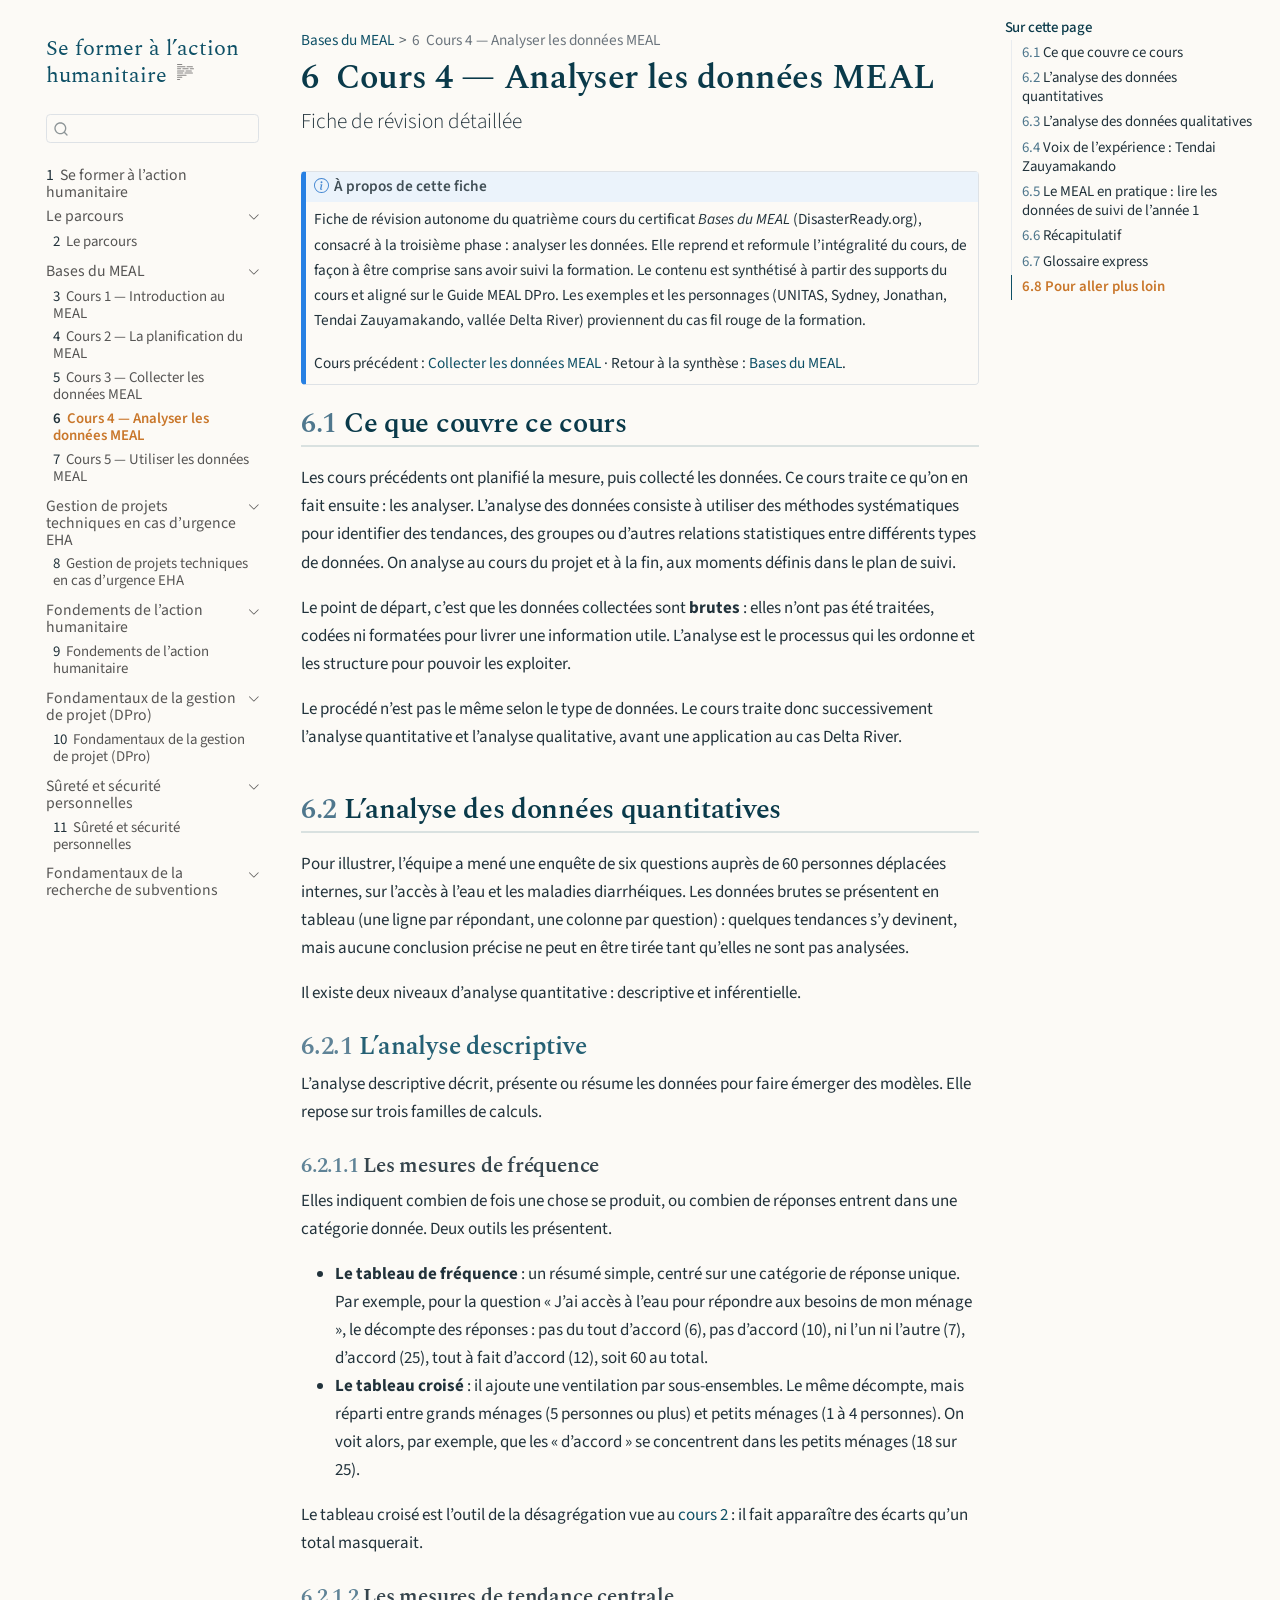
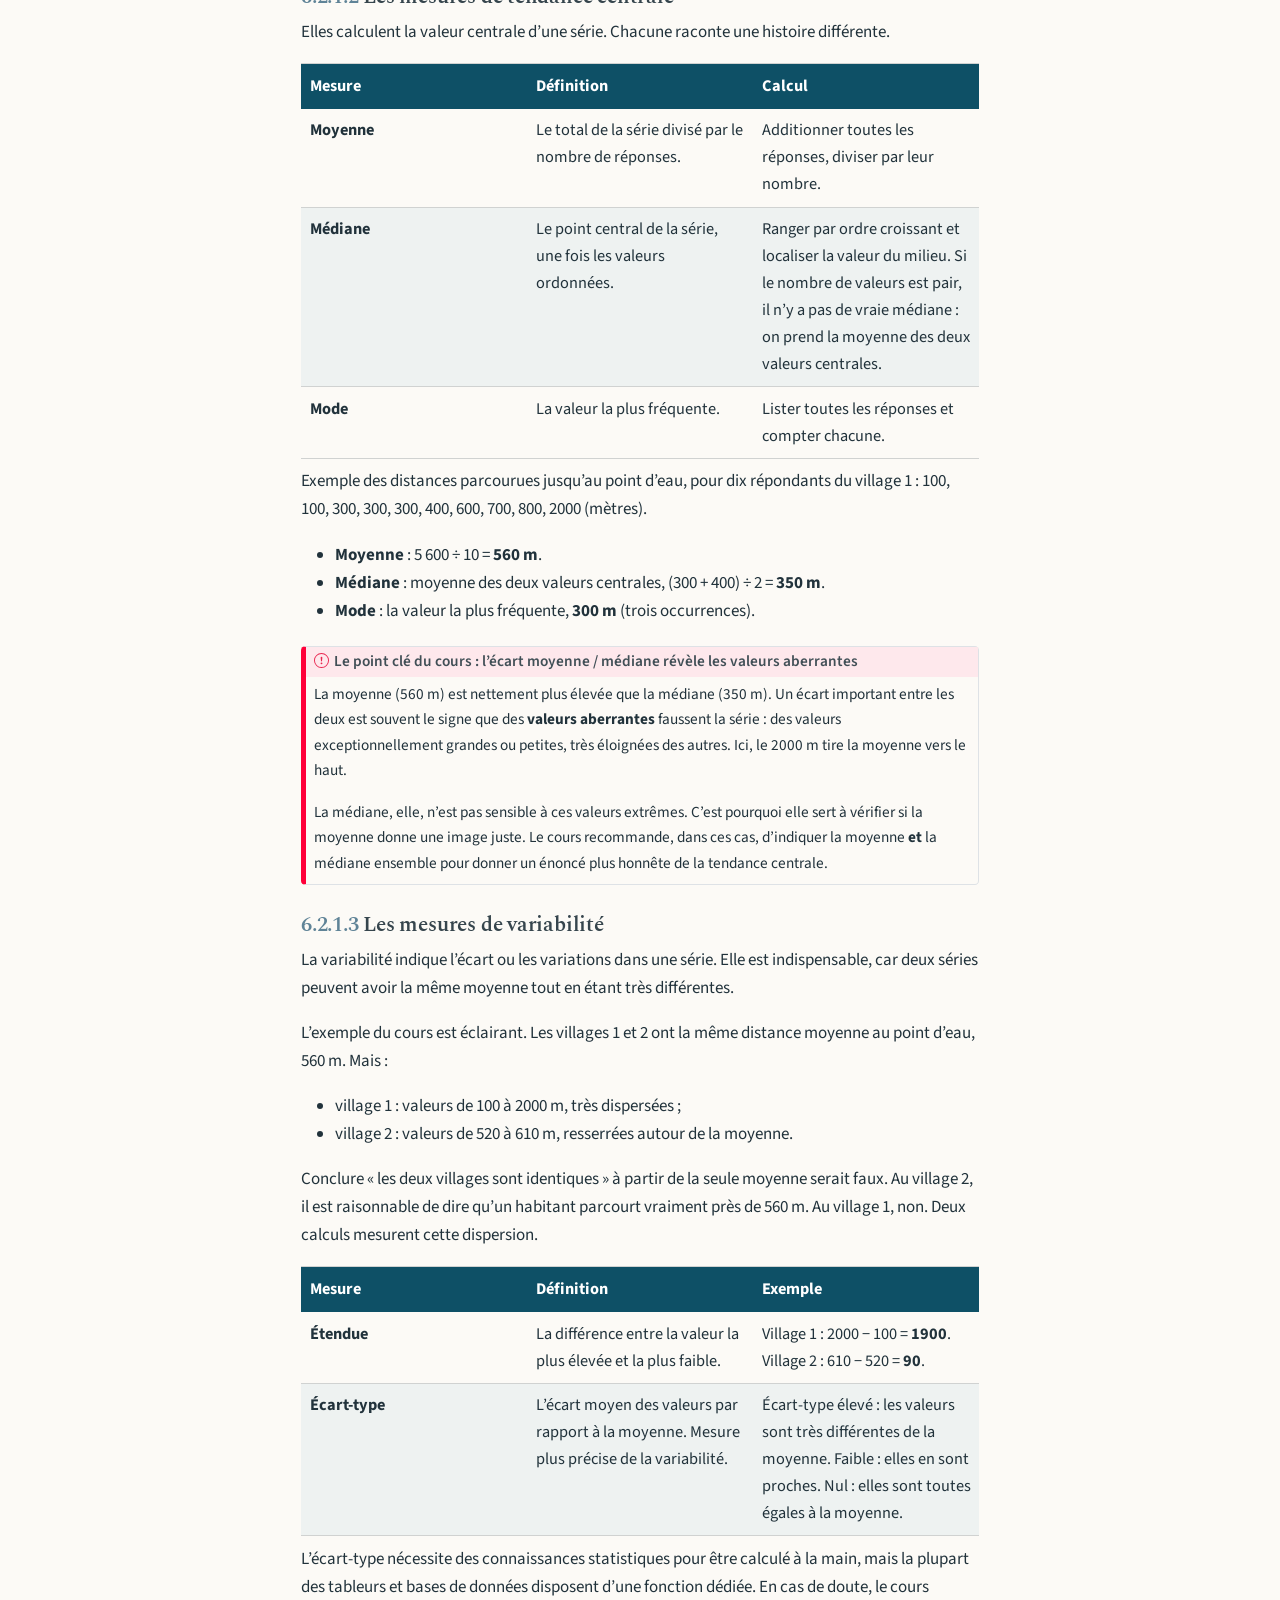
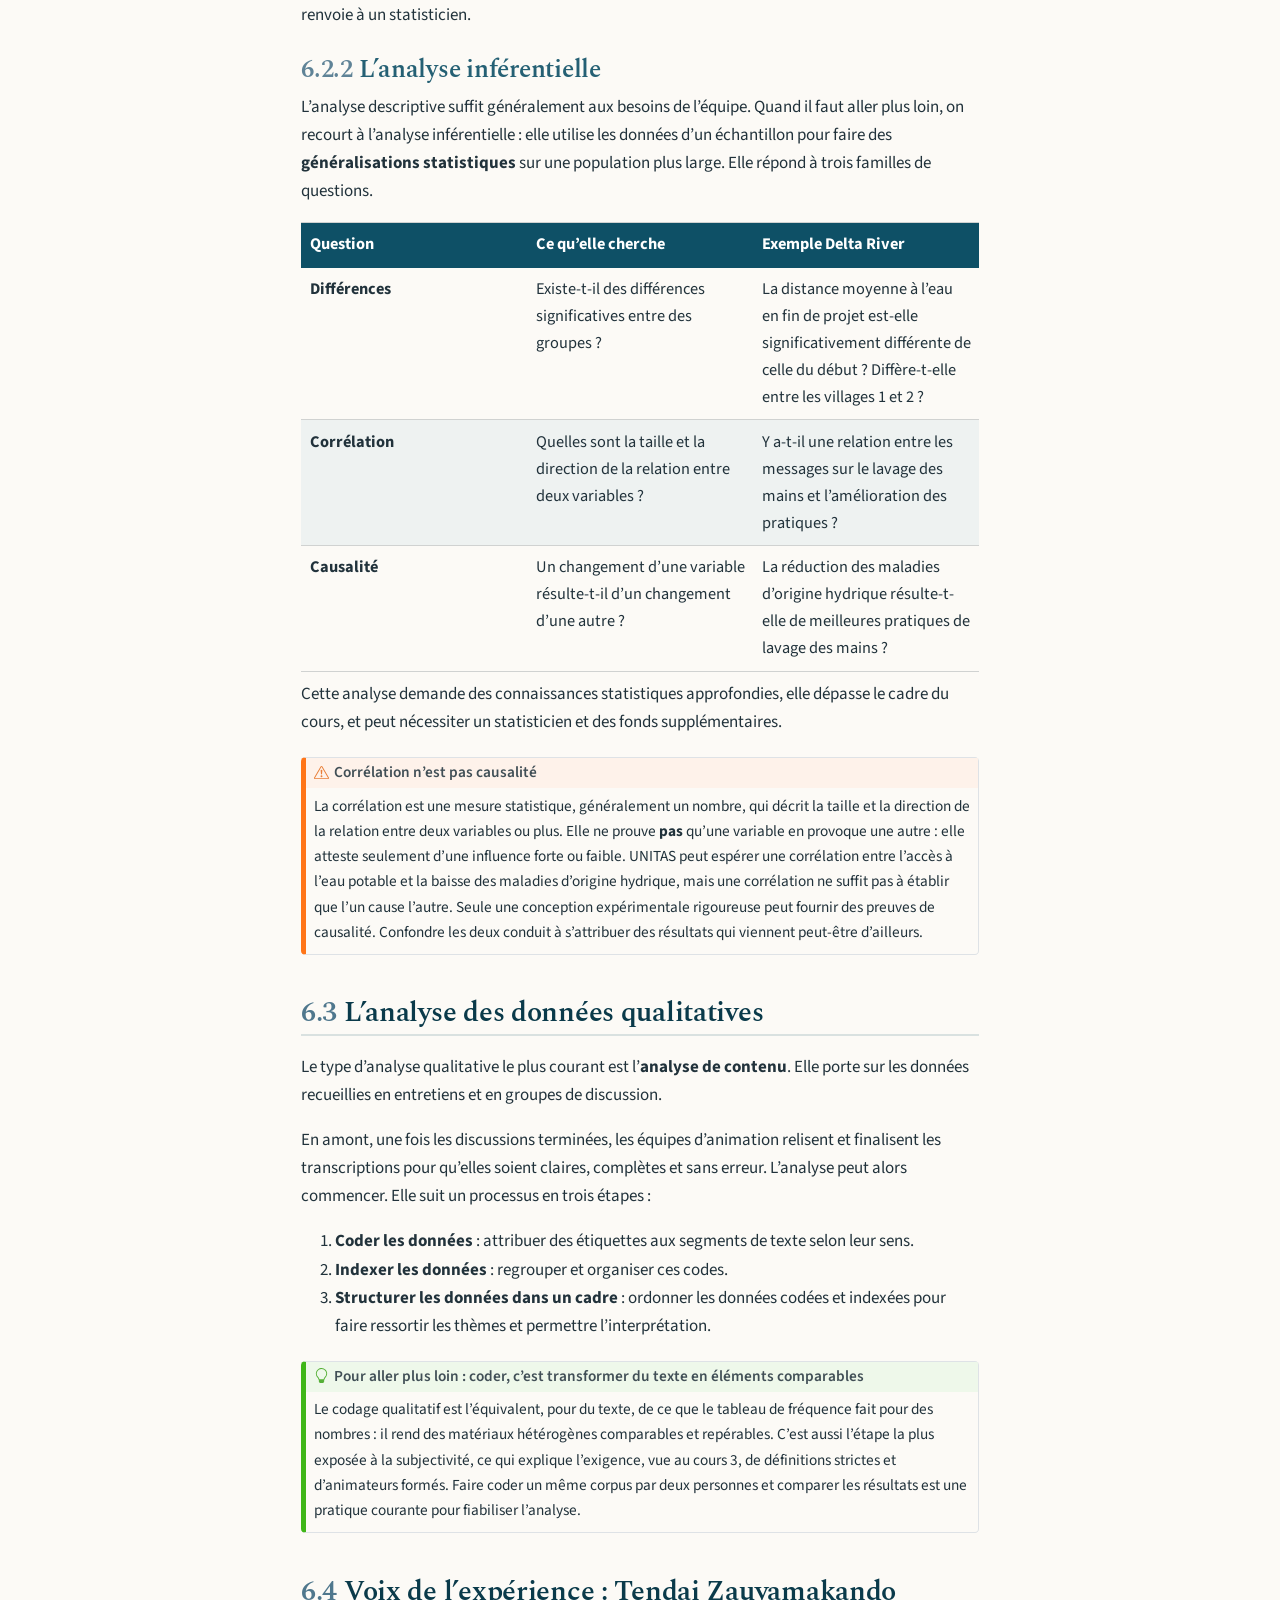
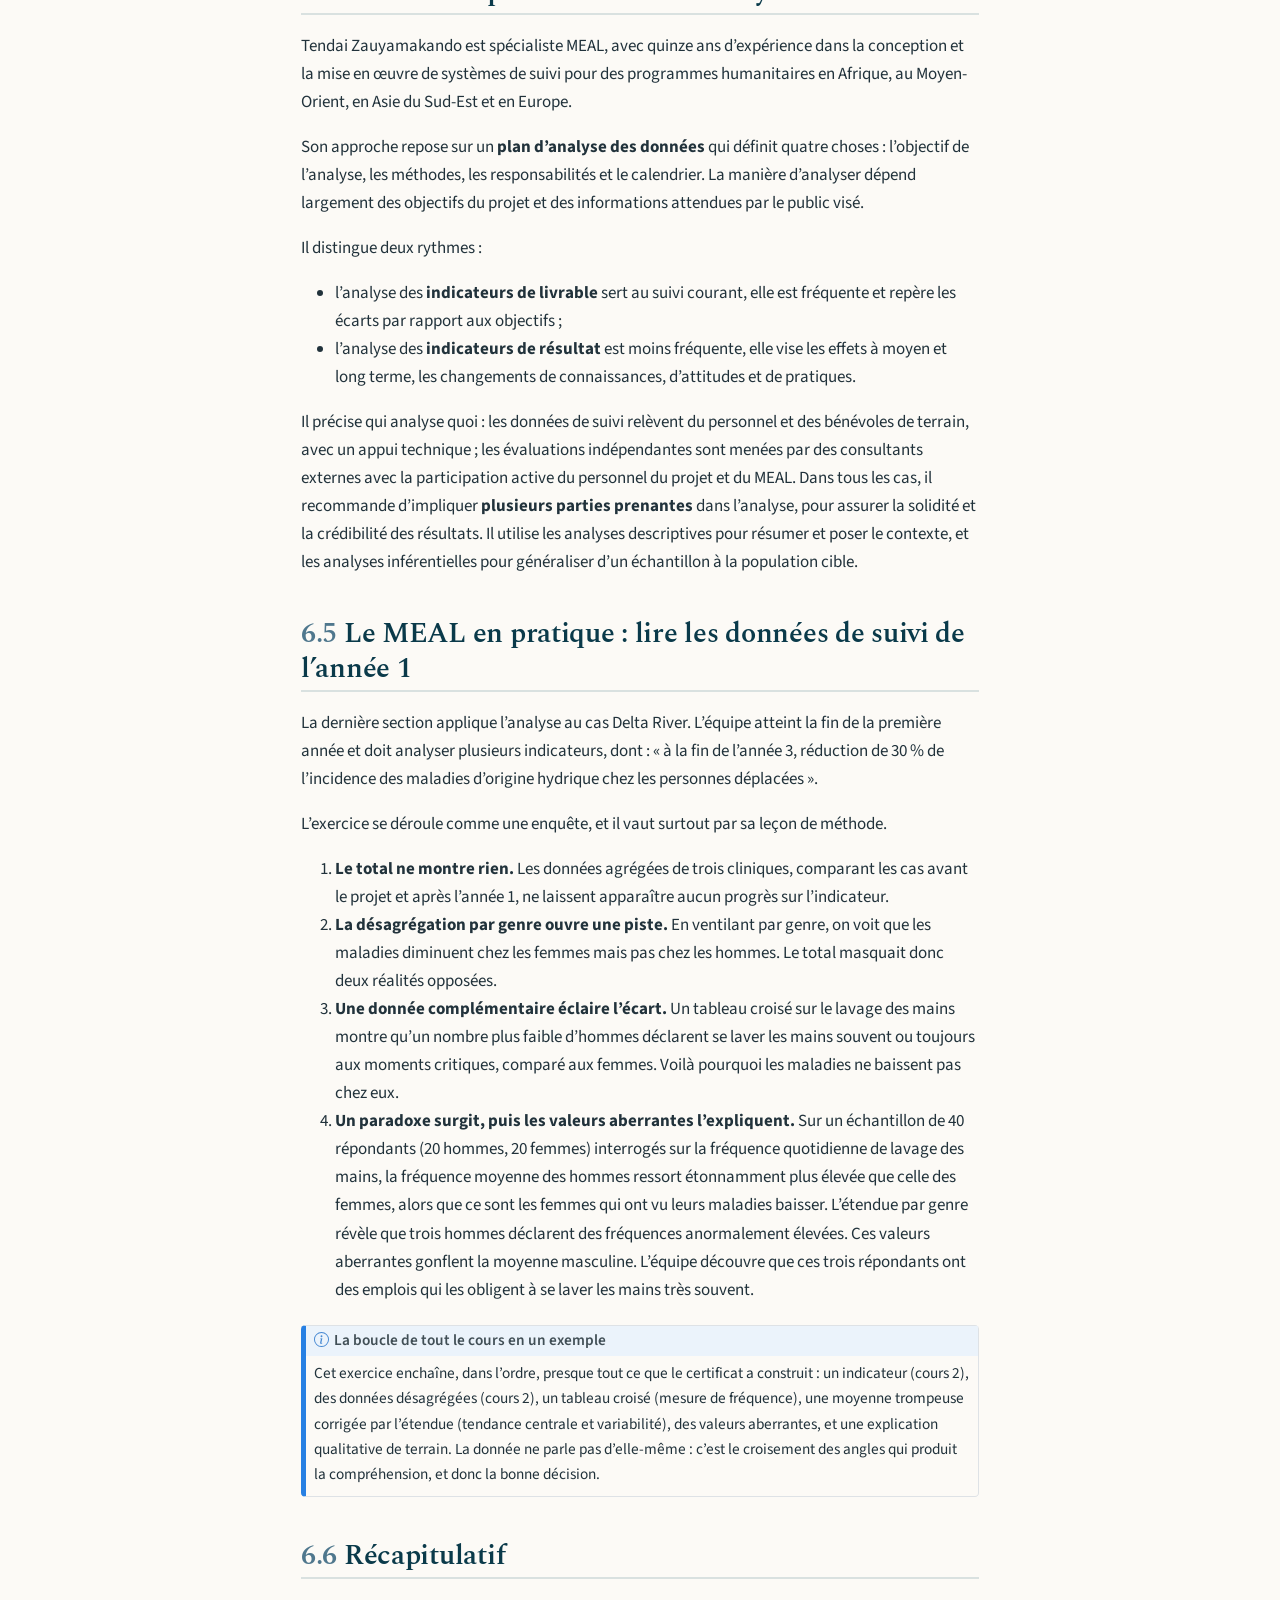
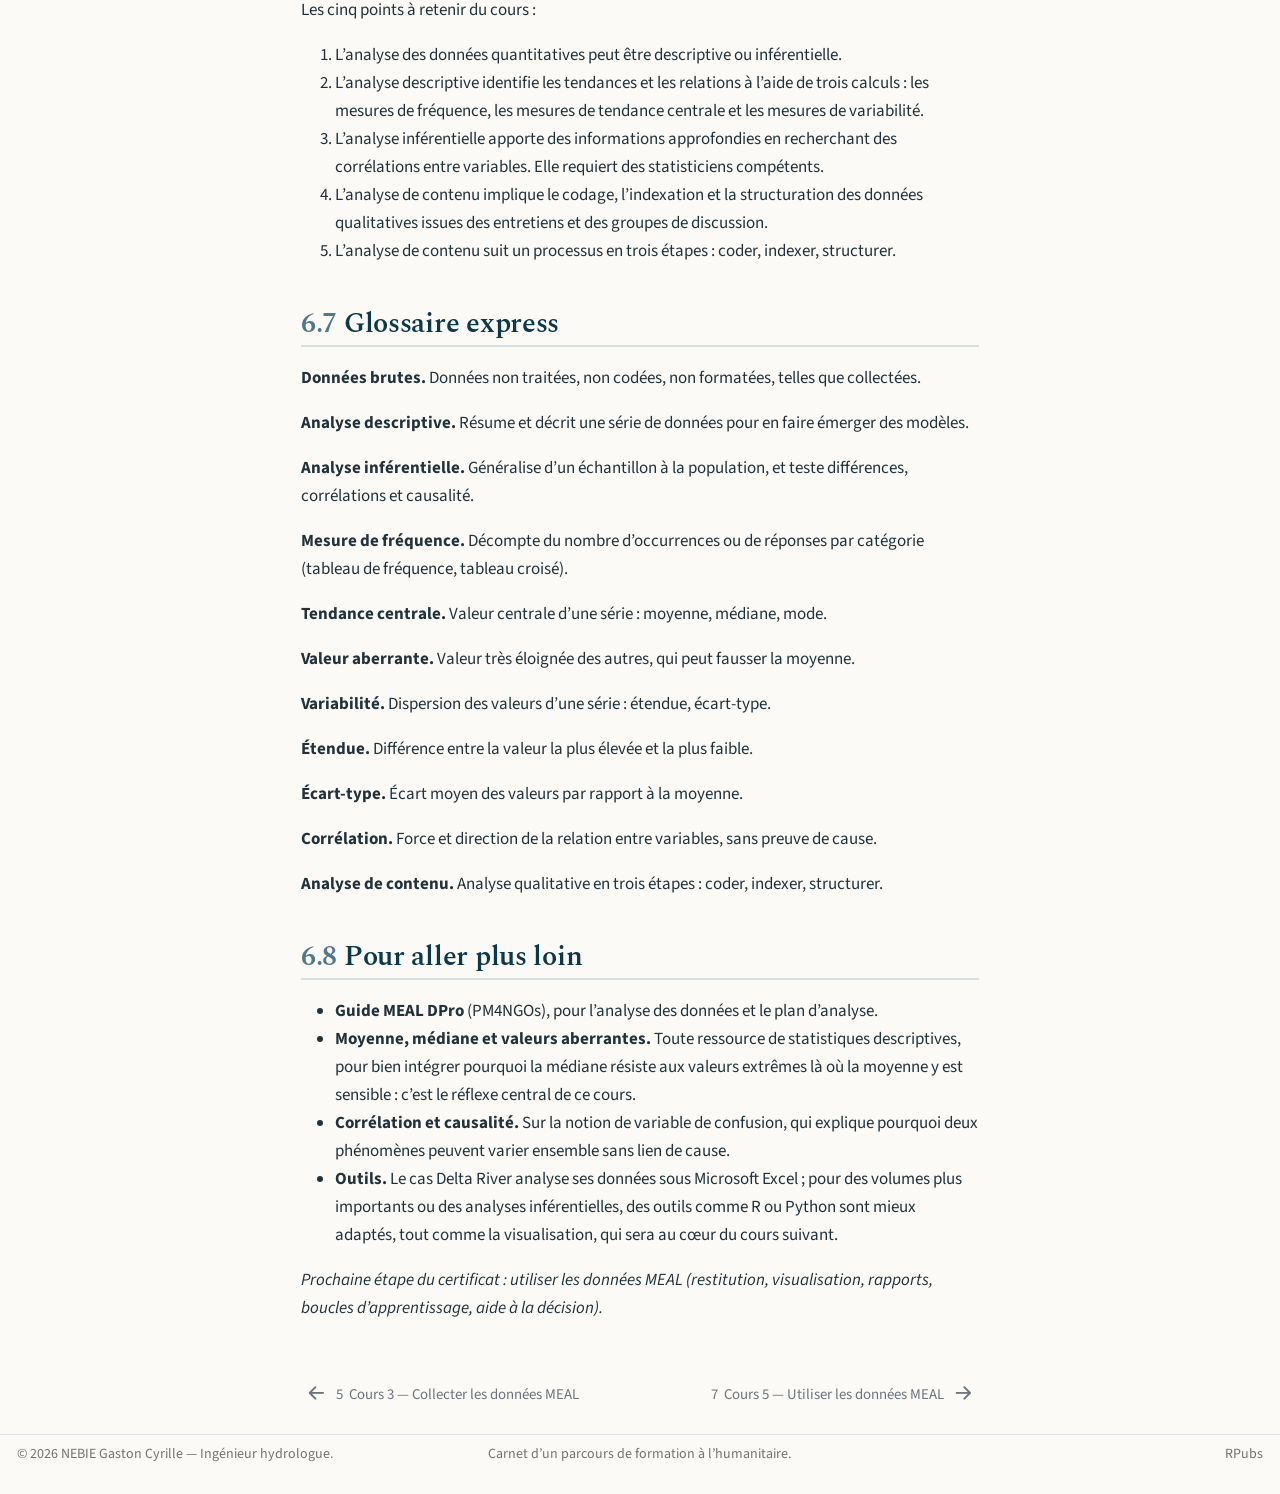
<file: docs/01_meal_c4_analyse.html>
<!DOCTYPE html>
<html xmlns="http://www.w3.org/1999/xhtml" lang="fr" xml:lang="fr"><head>

<meta charset="utf-8">
<meta name="generator" content="quarto-1.6.42">

<meta name="viewport" content="width=device-width, initial-scale=1.0, user-scalable=yes">


<title>6&nbsp; Cours 4 — Analyser les données MEAL – Se former à l'action humanitaire</title>
<style>
code{white-space: pre-wrap;}
span.smallcaps{font-variant: small-caps;}
div.columns{display: flex; gap: min(4vw, 1.5em);}
div.column{flex: auto; overflow-x: auto;}
div.hanging-indent{margin-left: 1.5em; text-indent: -1.5em;}
ul.task-list{list-style: none;}
ul.task-list li input[type="checkbox"] {
  width: 0.8em;
  margin: 0 0.8em 0.2em -1em; /* quarto-specific, see https://github.com/quarto-dev/quarto-cli/issues/4556 */ 
  vertical-align: middle;
}
</style>


<script src="site_libs/quarto-nav/quarto-nav.js"></script>
<script src="site_libs/quarto-nav/headroom.min.js"></script>
<script src="site_libs/clipboard/clipboard.min.js"></script>
<script src="site_libs/quarto-search/autocomplete.umd.js"></script>
<script src="site_libs/quarto-search/fuse.min.js"></script>
<script src="site_libs/quarto-search/quarto-search.js"></script>
<meta name="quarto:offset" content="./">
<link href="./01_meal_c5_utilisation.html" rel="next">
<link href="./01_meal_c3_collecte.html" rel="prev">
<script src="site_libs/quarto-html/quarto.js"></script>
<script src="site_libs/quarto-html/popper.min.js"></script>
<script src="site_libs/quarto-html/tippy.umd.min.js"></script>
<script src="site_libs/quarto-html/anchor.min.js"></script>
<link href="site_libs/quarto-html/tippy.css" rel="stylesheet">
<link href="site_libs/quarto-html/quarto-syntax-highlighting-2f5df379a58b258e96c21c0638c20c03.css" rel="stylesheet" id="quarto-text-highlighting-styles">
<script src="site_libs/bootstrap/bootstrap.min.js"></script>
<link href="site_libs/bootstrap/bootstrap-icons.css" rel="stylesheet">
<link href="site_libs/bootstrap/bootstrap-fc1f64c0cba864bbd228f80e6de6ca9a.min.css" rel="stylesheet" append-hash="true" id="quarto-bootstrap" data-mode="light">
<script id="quarto-search-options" type="application/json">{
  "location": "sidebar",
  "copy-button": false,
  "collapse-after": 3,
  "panel-placement": "start",
  "type": "textbox",
  "limit": 50,
  "keyboard-shortcut": [
    "f",
    "/",
    "s"
  ],
  "show-item-context": false,
  "language": {
    "search-no-results-text": "Pas de résultats",
    "search-matching-documents-text": "documents trouvés",
    "search-copy-link-title": "Copier le lien vers la recherche",
    "search-hide-matches-text": "Cacher les correspondances additionnelles",
    "search-more-match-text": "correspondance de plus dans ce document",
    "search-more-matches-text": "correspondances de plus dans ce document",
    "search-clear-button-title": "Effacer",
    "search-text-placeholder": "",
    "search-detached-cancel-button-title": "Annuler",
    "search-submit-button-title": "Envoyer",
    "search-label": "Recherche"
  }
}</script>


</head>

<body class="nav-sidebar floating">

<div id="quarto-search-results"></div>
  <header id="quarto-header" class="headroom fixed-top">
  <nav class="quarto-secondary-nav">
    <div class="container-fluid d-flex">
      <button type="button" class="quarto-btn-toggle btn" data-bs-toggle="collapse" role="button" data-bs-target=".quarto-sidebar-collapse-item" aria-controls="quarto-sidebar" aria-expanded="false" aria-label="Basculer la barre latérale" onclick="if (window.quartoToggleHeadroom) { window.quartoToggleHeadroom(); }">
        <i class="bi bi-layout-text-sidebar-reverse"></i>
      </button>
        <nav class="quarto-page-breadcrumbs" aria-label="breadcrumb"><ol class="breadcrumb"><li class="breadcrumb-item"><a href="./01_meal.html">Bases du MEAL</a></li><li class="breadcrumb-item"><a href="./01_meal_c4_analyse.html"><span class="chapter-number">6</span>&nbsp; <span class="chapter-title">Cours 4 — Analyser les données MEAL</span></a></li></ol></nav>
        <a class="flex-grow-1" role="navigation" data-bs-toggle="collapse" data-bs-target=".quarto-sidebar-collapse-item" aria-controls="quarto-sidebar" aria-expanded="false" aria-label="Basculer la barre latérale" onclick="if (window.quartoToggleHeadroom) { window.quartoToggleHeadroom(); }">      
        </a>
      <button type="button" class="btn quarto-search-button" aria-label="Recherche" onclick="window.quartoOpenSearch();">
        <i class="bi bi-search"></i>
      </button>
    </div>
  </nav>
</header>
<!-- content -->
<div id="quarto-content" class="quarto-container page-columns page-rows-contents page-layout-article">
<!-- sidebar -->
  <nav id="quarto-sidebar" class="sidebar collapse collapse-horizontal quarto-sidebar-collapse-item sidebar-navigation floating overflow-auto">
    <div class="pt-lg-2 mt-2 text-left sidebar-header">
    <div class="sidebar-title mb-0 py-0">
      <a href="./">Se former à l’action humanitaire</a> 
        <div class="sidebar-tools-main">
  <a href="" class="quarto-reader-toggle quarto-navigation-tool px-1" onclick="window.quartoToggleReader(); return false;" title="Basculer en mode lecteur">
  <div class="quarto-reader-toggle-btn">
  <i class="bi"></i>
  </div>
</a>
</div>
    </div>
      </div>
        <div class="mt-2 flex-shrink-0 align-items-center">
        <div class="sidebar-search">
        <div id="quarto-search" class="" title="Recherche"></div>
        </div>
        </div>
    <div class="sidebar-menu-container"> 
    <ul class="list-unstyled mt-1">
        <li class="sidebar-item">
  <div class="sidebar-item-container"> 
  <a href="./index.html" class="sidebar-item-text sidebar-link">
 <span class="menu-text"><span class="chapter-number">1</span>&nbsp; <span class="chapter-title">Se former à l’action humanitaire</span></span></a>
  </div>
</li>
        <li class="sidebar-item sidebar-item-section">
      <div class="sidebar-item-container"> 
            <a class="sidebar-item-text sidebar-link text-start" data-bs-toggle="collapse" data-bs-target="#quarto-sidebar-section-1" role="navigation" aria-expanded="true">
 <span class="menu-text">Le parcours</span></a>
          <a class="sidebar-item-toggle text-start" data-bs-toggle="collapse" data-bs-target="#quarto-sidebar-section-1" role="navigation" aria-expanded="true" aria-label="Basculer la section">
            <i class="bi bi-chevron-right ms-2"></i>
          </a> 
      </div>
      <ul id="quarto-sidebar-section-1" class="collapse list-unstyled sidebar-section depth1 show">  
          <li class="sidebar-item">
  <div class="sidebar-item-container"> 
  <a href="./00_le_parcours.html" class="sidebar-item-text sidebar-link">
 <span class="menu-text"><span class="chapter-number">2</span>&nbsp; <span class="chapter-title">Le parcours</span></span></a>
  </div>
</li>
      </ul>
  </li>
        <li class="sidebar-item sidebar-item-section">
      <div class="sidebar-item-container"> 
            <a href="./01_meal.html" class="sidebar-item-text sidebar-link">
 <span class="menu-text">Bases du MEAL</span></a>
          <a class="sidebar-item-toggle text-start" data-bs-toggle="collapse" data-bs-target="#quarto-sidebar-section-2" role="navigation" aria-expanded="true" aria-label="Basculer la section">
            <i class="bi bi-chevron-right ms-2"></i>
          </a> 
      </div>
      <ul id="quarto-sidebar-section-2" class="collapse list-unstyled sidebar-section depth1 show">  
          <li class="sidebar-item">
  <div class="sidebar-item-container"> 
  <a href="./01_meal_c1_introduction.html" class="sidebar-item-text sidebar-link">
 <span class="menu-text"><span class="chapter-number">3</span>&nbsp; <span class="chapter-title">Cours 1 — Introduction au MEAL</span></span></a>
  </div>
</li>
          <li class="sidebar-item">
  <div class="sidebar-item-container"> 
  <a href="./01_meal_c2_planification.html" class="sidebar-item-text sidebar-link">
 <span class="menu-text"><span class="chapter-number">4</span>&nbsp; <span class="chapter-title">Cours 2 — La planification du MEAL</span></span></a>
  </div>
</li>
          <li class="sidebar-item">
  <div class="sidebar-item-container"> 
  <a href="./01_meal_c3_collecte.html" class="sidebar-item-text sidebar-link">
 <span class="menu-text"><span class="chapter-number">5</span>&nbsp; <span class="chapter-title">Cours 3 — Collecter les données MEAL</span></span></a>
  </div>
</li>
          <li class="sidebar-item">
  <div class="sidebar-item-container"> 
  <a href="./01_meal_c4_analyse.html" class="sidebar-item-text sidebar-link active">
 <span class="menu-text"><span class="chapter-number">6</span>&nbsp; <span class="chapter-title">Cours 4 — Analyser les données MEAL</span></span></a>
  </div>
</li>
          <li class="sidebar-item">
  <div class="sidebar-item-container"> 
  <a href="./01_meal_c5_utilisation.html" class="sidebar-item-text sidebar-link">
 <span class="menu-text"><span class="chapter-number">7</span>&nbsp; <span class="chapter-title">Cours 5 — Utiliser les données MEAL</span></span></a>
  </div>
</li>
      </ul>
  </li>
        <li class="sidebar-item sidebar-item-section">
      <div class="sidebar-item-container"> 
            <a class="sidebar-item-text sidebar-link text-start" data-bs-toggle="collapse" data-bs-target="#quarto-sidebar-section-3" role="navigation" aria-expanded="true">
 <span class="menu-text">Gestion de projets techniques en cas d’urgence EHA</span></a>
          <a class="sidebar-item-toggle text-start" data-bs-toggle="collapse" data-bs-target="#quarto-sidebar-section-3" role="navigation" aria-expanded="true" aria-label="Basculer la section">
            <i class="bi bi-chevron-right ms-2"></i>
          </a> 
      </div>
      <ul id="quarto-sidebar-section-3" class="collapse list-unstyled sidebar-section depth1 show">  
          <li class="sidebar-item">
  <div class="sidebar-item-container"> 
  <a href="./06_wash_tpm.html" class="sidebar-item-text sidebar-link">
 <span class="menu-text"><span class="chapter-number">8</span>&nbsp; <span class="chapter-title">Gestion de projets techniques en cas d’urgence EHA</span></span></a>
  </div>
</li>
      </ul>
  </li>
        <li class="sidebar-item sidebar-item-section">
      <div class="sidebar-item-container"> 
            <a class="sidebar-item-text sidebar-link text-start" data-bs-toggle="collapse" data-bs-target="#quarto-sidebar-section-4" role="navigation" aria-expanded="true">
 <span class="menu-text">Fondements de l’action humanitaire</span></a>
          <a class="sidebar-item-toggle text-start" data-bs-toggle="collapse" data-bs-target="#quarto-sidebar-section-4" role="navigation" aria-expanded="true" aria-label="Basculer la section">
            <i class="bi bi-chevron-right ms-2"></i>
          </a> 
      </div>
      <ul id="quarto-sidebar-section-4" class="collapse list-unstyled sidebar-section depth1 show">  
          <li class="sidebar-item">
  <div class="sidebar-item-container"> 
  <a href="./02_action_humanitaire.html" class="sidebar-item-text sidebar-link">
 <span class="menu-text"><span class="chapter-number">9</span>&nbsp; <span class="chapter-title">Fondements de l’action humanitaire</span></span></a>
  </div>
</li>
      </ul>
  </li>
        <li class="sidebar-item sidebar-item-section">
      <div class="sidebar-item-container"> 
            <a class="sidebar-item-text sidebar-link text-start" data-bs-toggle="collapse" data-bs-target="#quarto-sidebar-section-5" role="navigation" aria-expanded="true">
 <span class="menu-text">Fondamentaux de la gestion de projet (DPro)</span></a>
          <a class="sidebar-item-toggle text-start" data-bs-toggle="collapse" data-bs-target="#quarto-sidebar-section-5" role="navigation" aria-expanded="true" aria-label="Basculer la section">
            <i class="bi bi-chevron-right ms-2"></i>
          </a> 
      </div>
      <ul id="quarto-sidebar-section-5" class="collapse list-unstyled sidebar-section depth1 show">  
          <li class="sidebar-item">
  <div class="sidebar-item-container"> 
  <a href="./03_gestion_projet.html" class="sidebar-item-text sidebar-link">
 <span class="menu-text"><span class="chapter-number">10</span>&nbsp; <span class="chapter-title">Fondamentaux de la gestion de projet (DPro)</span></span></a>
  </div>
</li>
      </ul>
  </li>
        <li class="sidebar-item sidebar-item-section">
      <div class="sidebar-item-container"> 
            <a class="sidebar-item-text sidebar-link text-start" data-bs-toggle="collapse" data-bs-target="#quarto-sidebar-section-6" role="navigation" aria-expanded="true">
 <span class="menu-text">Sûreté et sécurité personnelles</span></a>
          <a class="sidebar-item-toggle text-start" data-bs-toggle="collapse" data-bs-target="#quarto-sidebar-section-6" role="navigation" aria-expanded="true" aria-label="Basculer la section">
            <i class="bi bi-chevron-right ms-2"></i>
          </a> 
      </div>
      <ul id="quarto-sidebar-section-6" class="collapse list-unstyled sidebar-section depth1 show">  
          <li class="sidebar-item">
  <div class="sidebar-item-container"> 
  <a href="./04_surete_securite.html" class="sidebar-item-text sidebar-link">
 <span class="menu-text"><span class="chapter-number">11</span>&nbsp; <span class="chapter-title">Sûreté et sécurité personnelles</span></span></a>
  </div>
</li>
      </ul>
  </li>
        <li class="sidebar-item sidebar-item-section">
      <div class="sidebar-item-container"> 
            <a class="sidebar-item-text sidebar-link text-start" data-bs-toggle="collapse" data-bs-target="#quarto-sidebar-section-7" role="navigation" aria-expanded="true">
 <span class="menu-text">Fondamentaux de la recherche de subventions</span></a>
          <a class="sidebar-item-toggle text-start" data-bs-toggle="collapse" data-bs-target="#quarto-sidebar-section-7" role="navigation" aria-expanded="true" aria-label="Basculer la section">
            <i class="bi bi-chevron-right ms-2"></i>
          </a> 
      </div>
      <ul id="quarto-sidebar-section-7" class="collapse list-unstyled sidebar-section depth1 show">  
          <li class="sidebar-item">
  <div class="sidebar-item-container"> 
  <a href="./05_recherche_subventions.html" class="sidebar-item-text sidebar-link">
 <span class="menu-text"><span class="chapter-number">12</span>&nbsp; <span class="chapter-title">Fondamentaux de la recherche de subventions</span></span></a>
  </div>
</li>
      </ul>
  </li>
    </ul>
    </div>
</nav>
<div id="quarto-sidebar-glass" class="quarto-sidebar-collapse-item" data-bs-toggle="collapse" data-bs-target=".quarto-sidebar-collapse-item"></div>
<!-- margin-sidebar -->
    <div id="quarto-margin-sidebar" class="sidebar margin-sidebar">
        <nav id="TOC" role="doc-toc" class="toc-active">
    <h2 id="toc-title">Sur cette page</h2>
   
  <ul>
  <li><a href="#ce-que-couvre-ce-cours" id="toc-ce-que-couvre-ce-cours" class="nav-link active" data-scroll-target="#ce-que-couvre-ce-cours"><span class="header-section-number">6.1</span> Ce que couvre ce cours</a></li>
  <li><a href="#lanalyse-des-données-quantitatives" id="toc-lanalyse-des-données-quantitatives" class="nav-link" data-scroll-target="#lanalyse-des-données-quantitatives"><span class="header-section-number">6.2</span> L’analyse des données quantitatives</a>
  <ul class="collapse">
  <li><a href="#lanalyse-descriptive" id="toc-lanalyse-descriptive" class="nav-link" data-scroll-target="#lanalyse-descriptive"><span class="header-section-number">6.2.1</span> L’analyse descriptive</a></li>
  <li><a href="#lanalyse-inférentielle" id="toc-lanalyse-inférentielle" class="nav-link" data-scroll-target="#lanalyse-inférentielle"><span class="header-section-number">6.2.2</span> L’analyse inférentielle</a></li>
  </ul></li>
  <li><a href="#lanalyse-des-données-qualitatives" id="toc-lanalyse-des-données-qualitatives" class="nav-link" data-scroll-target="#lanalyse-des-données-qualitatives"><span class="header-section-number">6.3</span> L’analyse des données qualitatives</a></li>
  <li><a href="#voix-de-lexpérience-tendai-zauyamakando" id="toc-voix-de-lexpérience-tendai-zauyamakando" class="nav-link" data-scroll-target="#voix-de-lexpérience-tendai-zauyamakando"><span class="header-section-number">6.4</span> Voix de l’expérience : Tendai Zauyamakando</a></li>
  <li><a href="#le-meal-en-pratique-lire-les-données-de-suivi-de-lannée-1" id="toc-le-meal-en-pratique-lire-les-données-de-suivi-de-lannée-1" class="nav-link" data-scroll-target="#le-meal-en-pratique-lire-les-données-de-suivi-de-lannée-1"><span class="header-section-number">6.5</span> Le MEAL en pratique : lire les données de suivi de l’année 1</a></li>
  <li><a href="#récapitulatif" id="toc-récapitulatif" class="nav-link" data-scroll-target="#récapitulatif"><span class="header-section-number">6.6</span> Récapitulatif</a></li>
  <li><a href="#glossaire-express" id="toc-glossaire-express" class="nav-link" data-scroll-target="#glossaire-express"><span class="header-section-number">6.7</span> Glossaire express</a></li>
  <li><a href="#pour-aller-plus-loin" id="toc-pour-aller-plus-loin" class="nav-link" data-scroll-target="#pour-aller-plus-loin"><span class="header-section-number">6.8</span> Pour aller plus loin</a></li>
  </ul>
</nav>
    </div>
<!-- main -->
<main class="content" id="quarto-document-content">

<header id="title-block-header" class="quarto-title-block default"><nav class="quarto-page-breadcrumbs quarto-title-breadcrumbs d-none d-lg-block" aria-label="breadcrumb"><ol class="breadcrumb"><li class="breadcrumb-item"><a href="./01_meal.html">Bases du MEAL</a></li><li class="breadcrumb-item"><a href="./01_meal_c4_analyse.html"><span class="chapter-number">6</span>&nbsp; <span class="chapter-title">Cours 4 — Analyser les données MEAL</span></a></li></ol></nav>
<div class="quarto-title">
<h1 class="title"><span class="chapter-number">6</span>&nbsp; <span class="chapter-title">Cours 4 — Analyser les données MEAL</span></h1>
<p class="subtitle lead">Fiche de révision détaillée</p>
</div>



<div class="quarto-title-meta">

    
  
    
  </div>
  


</header>


<div class="callout callout-style-default callout-note callout-titled">
<div class="callout-header d-flex align-content-center">
<div class="callout-icon-container">
<i class="callout-icon"></i>
</div>
<div class="callout-title-container flex-fill">
À propos de cette fiche
</div>
</div>
<div class="callout-body-container callout-body">
<p>Fiche de révision autonome du quatrième cours du certificat <em>Bases du MEAL</em> (DisasterReady.org), consacré à la troisième phase : analyser les données. Elle reprend et reformule l’intégralité du cours, de façon à être comprise sans avoir suivi la formation. Le contenu est synthétisé à partir des supports du cours et aligné sur le Guide MEAL DPro. Les exemples et les personnages (UNITAS, Sydney, Jonathan, Tendai Zauyamakando, vallée Delta River) proviennent du cas fil rouge de la formation.</p>
<p>Cours précédent : <a href="./01_meal_c3_collecte.html">Collecter les données MEAL</a> · Retour à la synthèse : <a href="./01_meal.html">Bases du MEAL</a>.</p>
</div>
</div>
<section id="ce-que-couvre-ce-cours" class="level2" data-number="6.1">
<h2 data-number="6.1" class="anchored" data-anchor-id="ce-que-couvre-ce-cours"><span class="header-section-number">6.1</span> Ce que couvre ce cours</h2>
<p>Les cours précédents ont planifié la mesure, puis collecté les données. Ce cours traite ce qu’on en fait ensuite : les analyser. L’analyse des données consiste à utiliser des méthodes systématiques pour identifier des tendances, des groupes ou d’autres relations statistiques entre différents types de données. On analyse au cours du projet et à la fin, aux moments définis dans le plan de suivi.</p>
<p>Le point de départ, c’est que les données collectées sont <strong>brutes</strong> : elles n’ont pas été traitées, codées ni formatées pour livrer une information utile. L’analyse est le processus qui les ordonne et les structure pour pouvoir les exploiter.</p>
<p>Le procédé n’est pas le même selon le type de données. Le cours traite donc successivement l’analyse quantitative et l’analyse qualitative, avant une application au cas Delta River.</p>
</section>
<section id="lanalyse-des-données-quantitatives" class="level2" data-number="6.2">
<h2 data-number="6.2" class="anchored" data-anchor-id="lanalyse-des-données-quantitatives"><span class="header-section-number">6.2</span> L’analyse des données quantitatives</h2>
<p>Pour illustrer, l’équipe a mené une enquête de six questions auprès de 60 personnes déplacées internes, sur l’accès à l’eau et les maladies diarrhéiques. Les données brutes se présentent en tableau (une ligne par répondant, une colonne par question) : quelques tendances s’y devinent, mais aucune conclusion précise ne peut en être tirée tant qu’elles ne sont pas analysées.</p>
<p>Il existe deux niveaux d’analyse quantitative : descriptive et inférentielle.</p>
<section id="lanalyse-descriptive" class="level3" data-number="6.2.1">
<h3 data-number="6.2.1" class="anchored" data-anchor-id="lanalyse-descriptive"><span class="header-section-number">6.2.1</span> L’analyse descriptive</h3>
<p>L’analyse descriptive décrit, présente ou résume les données pour faire émerger des modèles. Elle repose sur trois familles de calculs.</p>
<section id="les-mesures-de-fréquence" class="level4" data-number="6.2.1.1">
<h4 data-number="6.2.1.1" class="anchored" data-anchor-id="les-mesures-de-fréquence"><span class="header-section-number">6.2.1.1</span> Les mesures de fréquence</h4>
<p>Elles indiquent combien de fois une chose se produit, ou combien de réponses entrent dans une catégorie donnée. Deux outils les présentent.</p>
<ul>
<li><strong>Le tableau de fréquence</strong> : un résumé simple, centré sur une catégorie de réponse unique. Par exemple, pour la question « J’ai accès à l’eau pour répondre aux besoins de mon ménage », le décompte des réponses : pas du tout d’accord (6), pas d’accord (10), ni l’un ni l’autre (7), d’accord (25), tout à fait d’accord (12), soit 60 au total.</li>
<li><strong>Le tableau croisé</strong> : il ajoute une ventilation par sous-ensembles. Le même décompte, mais réparti entre grands ménages (5 personnes ou plus) et petits ménages (1 à 4 personnes). On voit alors, par exemple, que les « d’accord » se concentrent dans les petits ménages (18 sur 25).</li>
</ul>
<p>Le tableau croisé est l’outil de la désagrégation vue au <a href="./01_meal_c2_planification.html">cours 2</a> : il fait apparaître des écarts qu’un total masquerait.</p>
</section>
<section id="les-mesures-de-tendance-centrale" class="level4" data-number="6.2.1.2">
<h4 data-number="6.2.1.2" class="anchored" data-anchor-id="les-mesures-de-tendance-centrale"><span class="header-section-number">6.2.1.2</span> Les mesures de tendance centrale</h4>
<p>Elles calculent la valeur centrale d’une série. Chacune raconte une histoire différente.</p>
<table class="caption-top table">
<colgroup>
<col style="width: 33%">
<col style="width: 33%">
<col style="width: 33%">
</colgroup>
<thead>
<tr class="header">
<th>Mesure</th>
<th>Définition</th>
<th>Calcul</th>
</tr>
</thead>
<tbody>
<tr class="odd">
<td><strong>Moyenne</strong></td>
<td>Le total de la série divisé par le nombre de réponses.</td>
<td>Additionner toutes les réponses, diviser par leur nombre.</td>
</tr>
<tr class="even">
<td><strong>Médiane</strong></td>
<td>Le point central de la série, une fois les valeurs ordonnées.</td>
<td>Ranger par ordre croissant et localiser la valeur du milieu. Si le nombre de valeurs est pair, il n’y a pas de vraie médiane : on prend la moyenne des deux valeurs centrales.</td>
</tr>
<tr class="odd">
<td><strong>Mode</strong></td>
<td>La valeur la plus fréquente.</td>
<td>Lister toutes les réponses et compter chacune.</td>
</tr>
</tbody>
</table>
<p>Exemple des distances parcourues jusqu’au point d’eau, pour dix répondants du village 1 : 100, 100, 300, 300, 300, 400, 600, 700, 800, 2000 (mètres).</p>
<ul>
<li><strong>Moyenne</strong> : 5 600 ÷ 10 = <strong>560 m</strong>.</li>
<li><strong>Médiane</strong> : moyenne des deux valeurs centrales, (300 + 400) ÷ 2 = <strong>350 m</strong>.</li>
<li><strong>Mode</strong> : la valeur la plus fréquente, <strong>300 m</strong> (trois occurrences).</li>
</ul>
<div class="callout callout-style-default callout-important callout-titled">
<div class="callout-header d-flex align-content-center">
<div class="callout-icon-container">
<i class="callout-icon"></i>
</div>
<div class="callout-title-container flex-fill">
Le point clé du cours : l’écart moyenne / médiane révèle les valeurs aberrantes
</div>
</div>
<div class="callout-body-container callout-body">
<p>La moyenne (560 m) est nettement plus élevée que la médiane (350 m). Un écart important entre les deux est souvent le signe que des <strong>valeurs aberrantes</strong> faussent la série : des valeurs exceptionnellement grandes ou petites, très éloignées des autres. Ici, le 2000 m tire la moyenne vers le haut.</p>
<p>La médiane, elle, n’est pas sensible à ces valeurs extrêmes. C’est pourquoi elle sert à vérifier si la moyenne donne une image juste. Le cours recommande, dans ces cas, d’indiquer la moyenne <strong>et</strong> la médiane ensemble pour donner un énoncé plus honnête de la tendance centrale.</p>
</div>
</div>
</section>
<section id="les-mesures-de-variabilité" class="level4" data-number="6.2.1.3">
<h4 data-number="6.2.1.3" class="anchored" data-anchor-id="les-mesures-de-variabilité"><span class="header-section-number">6.2.1.3</span> Les mesures de variabilité</h4>
<p>La variabilité indique l’écart ou les variations dans une série. Elle est indispensable, car deux séries peuvent avoir la même moyenne tout en étant très différentes.</p>
<p>L’exemple du cours est éclairant. Les villages 1 et 2 ont la même distance moyenne au point d’eau, 560 m. Mais :</p>
<ul>
<li>village 1 : valeurs de 100 à 2000 m, très dispersées ;</li>
<li>village 2 : valeurs de 520 à 610 m, resserrées autour de la moyenne.</li>
</ul>
<p>Conclure « les deux villages sont identiques » à partir de la seule moyenne serait faux. Au village 2, il est raisonnable de dire qu’un habitant parcourt vraiment près de 560 m. Au village 1, non. Deux calculs mesurent cette dispersion.</p>
<table class="caption-top table">
<colgroup>
<col style="width: 33%">
<col style="width: 33%">
<col style="width: 33%">
</colgroup>
<thead>
<tr class="header">
<th>Mesure</th>
<th>Définition</th>
<th>Exemple</th>
</tr>
</thead>
<tbody>
<tr class="odd">
<td><strong>Étendue</strong></td>
<td>La différence entre la valeur la plus élevée et la plus faible.</td>
<td>Village 1 : 2000 − 100 = <strong>1900</strong>. Village 2 : 610 − 520 = <strong>90</strong>.</td>
</tr>
<tr class="even">
<td><strong>Écart-type</strong></td>
<td>L’écart moyen des valeurs par rapport à la moyenne. Mesure plus précise de la variabilité.</td>
<td>Écart-type élevé : les valeurs sont très différentes de la moyenne. Faible : elles en sont proches. Nul : elles sont toutes égales à la moyenne.</td>
</tr>
</tbody>
</table>
<p>L’écart-type nécessite des connaissances statistiques pour être calculé à la main, mais la plupart des tableurs et bases de données disposent d’une fonction dédiée. En cas de doute, le cours renvoie à un statisticien.</p>
</section>
</section>
<section id="lanalyse-inférentielle" class="level3" data-number="6.2.2">
<h3 data-number="6.2.2" class="anchored" data-anchor-id="lanalyse-inférentielle"><span class="header-section-number">6.2.2</span> L’analyse inférentielle</h3>
<p>L’analyse descriptive suffit généralement aux besoins de l’équipe. Quand il faut aller plus loin, on recourt à l’analyse inférentielle : elle utilise les données d’un échantillon pour faire des <strong>généralisations statistiques</strong> sur une population plus large. Elle répond à trois familles de questions.</p>
<table class="caption-top table">
<colgroup>
<col style="width: 33%">
<col style="width: 33%">
<col style="width: 33%">
</colgroup>
<thead>
<tr class="header">
<th>Question</th>
<th>Ce qu’elle cherche</th>
<th>Exemple Delta River</th>
</tr>
</thead>
<tbody>
<tr class="odd">
<td><strong>Différences</strong></td>
<td>Existe-t-il des différences significatives entre des groupes ?</td>
<td>La distance moyenne à l’eau en fin de projet est-elle significativement différente de celle du début ? Diffère-t-elle entre les villages 1 et 2 ?</td>
</tr>
<tr class="even">
<td><strong>Corrélation</strong></td>
<td>Quelles sont la taille et la direction de la relation entre deux variables ?</td>
<td>Y a-t-il une relation entre les messages sur le lavage des mains et l’amélioration des pratiques ?</td>
</tr>
<tr class="odd">
<td><strong>Causalité</strong></td>
<td>Un changement d’une variable résulte-t-il d’un changement d’une autre ?</td>
<td>La réduction des maladies d’origine hydrique résulte-t-elle de meilleures pratiques de lavage des mains ?</td>
</tr>
</tbody>
</table>
<p>Cette analyse demande des connaissances statistiques approfondies, elle dépasse le cadre du cours, et peut nécessiter un statisticien et des fonds supplémentaires.</p>
<div class="callout callout-style-default callout-warning callout-titled">
<div class="callout-header d-flex align-content-center">
<div class="callout-icon-container">
<i class="callout-icon"></i>
</div>
<div class="callout-title-container flex-fill">
Corrélation n’est pas causalité
</div>
</div>
<div class="callout-body-container callout-body">
<p>La corrélation est une mesure statistique, généralement un nombre, qui décrit la taille et la direction de la relation entre deux variables ou plus. Elle ne prouve <strong>pas</strong> qu’une variable en provoque une autre : elle atteste seulement d’une influence forte ou faible. UNITAS peut espérer une corrélation entre l’accès à l’eau potable et la baisse des maladies d’origine hydrique, mais une corrélation ne suffit pas à établir que l’un cause l’autre. Seule une conception expérimentale rigoureuse peut fournir des preuves de causalité. Confondre les deux conduit à s’attribuer des résultats qui viennent peut-être d’ailleurs.</p>
</div>
</div>
</section>
</section>
<section id="lanalyse-des-données-qualitatives" class="level2" data-number="6.3">
<h2 data-number="6.3" class="anchored" data-anchor-id="lanalyse-des-données-qualitatives"><span class="header-section-number">6.3</span> L’analyse des données qualitatives</h2>
<p>Le type d’analyse qualitative le plus courant est l’<strong>analyse de contenu</strong>. Elle porte sur les données recueillies en entretiens et en groupes de discussion.</p>
<p>En amont, une fois les discussions terminées, les équipes d’animation relisent et finalisent les transcriptions pour qu’elles soient claires, complètes et sans erreur. L’analyse peut alors commencer. Elle suit un processus en trois étapes :</p>
<ol type="1">
<li><strong>Coder les données</strong> : attribuer des étiquettes aux segments de texte selon leur sens.</li>
<li><strong>Indexer les données</strong> : regrouper et organiser ces codes.</li>
<li><strong>Structurer les données dans un cadre</strong> : ordonner les données codées et indexées pour faire ressortir les thèmes et permettre l’interprétation.</li>
</ol>
<div class="callout callout-style-default callout-tip callout-titled">
<div class="callout-header d-flex align-content-center">
<div class="callout-icon-container">
<i class="callout-icon"></i>
</div>
<div class="callout-title-container flex-fill">
Pour aller plus loin : coder, c’est transformer du texte en éléments comparables
</div>
</div>
<div class="callout-body-container callout-body">
<p>Le codage qualitatif est l’équivalent, pour du texte, de ce que le tableau de fréquence fait pour des nombres : il rend des matériaux hétérogènes comparables et repérables. C’est aussi l’étape la plus exposée à la subjectivité, ce qui explique l’exigence, vue au cours 3, de définitions strictes et d’animateurs formés. Faire coder un même corpus par deux personnes et comparer les résultats est une pratique courante pour fiabiliser l’analyse.</p>
</div>
</div>
</section>
<section id="voix-de-lexpérience-tendai-zauyamakando" class="level2" data-number="6.4">
<h2 data-number="6.4" class="anchored" data-anchor-id="voix-de-lexpérience-tendai-zauyamakando"><span class="header-section-number">6.4</span> Voix de l’expérience : Tendai Zauyamakando</h2>
<p>Tendai Zauyamakando est spécialiste MEAL, avec quinze ans d’expérience dans la conception et la mise en œuvre de systèmes de suivi pour des programmes humanitaires en Afrique, au Moyen-Orient, en Asie du Sud-Est et en Europe.</p>
<p>Son approche repose sur un <strong>plan d’analyse des données</strong> qui définit quatre choses : l’objectif de l’analyse, les méthodes, les responsabilités et le calendrier. La manière d’analyser dépend largement des objectifs du projet et des informations attendues par le public visé.</p>
<p>Il distingue deux rythmes :</p>
<ul>
<li>l’analyse des <strong>indicateurs de livrable</strong> sert au suivi courant, elle est fréquente et repère les écarts par rapport aux objectifs ;</li>
<li>l’analyse des <strong>indicateurs de résultat</strong> est moins fréquente, elle vise les effets à moyen et long terme, les changements de connaissances, d’attitudes et de pratiques.</li>
</ul>
<p>Il précise qui analyse quoi : les données de suivi relèvent du personnel et des bénévoles de terrain, avec un appui technique ; les évaluations indépendantes sont menées par des consultants externes avec la participation active du personnel du projet et du MEAL. Dans tous les cas, il recommande d’impliquer <strong>plusieurs parties prenantes</strong> dans l’analyse, pour assurer la solidité et la crédibilité des résultats. Il utilise les analyses descriptives pour résumer et poser le contexte, et les analyses inférentielles pour généraliser d’un échantillon à la population cible.</p>
</section>
<section id="le-meal-en-pratique-lire-les-données-de-suivi-de-lannée-1" class="level2" data-number="6.5">
<h2 data-number="6.5" class="anchored" data-anchor-id="le-meal-en-pratique-lire-les-données-de-suivi-de-lannée-1"><span class="header-section-number">6.5</span> Le MEAL en pratique : lire les données de suivi de l’année 1</h2>
<p>La dernière section applique l’analyse au cas Delta River. L’équipe atteint la fin de la première année et doit analyser plusieurs indicateurs, dont : « à la fin de l’année 3, réduction de 30 % de l’incidence des maladies d’origine hydrique chez les personnes déplacées ».</p>
<p>L’exercice se déroule comme une enquête, et il vaut surtout par sa leçon de méthode.</p>
<ol type="1">
<li><strong>Le total ne montre rien.</strong> Les données agrégées de trois cliniques, comparant les cas avant le projet et après l’année 1, ne laissent apparaître aucun progrès sur l’indicateur.</li>
<li><strong>La désagrégation par genre ouvre une piste.</strong> En ventilant par genre, on voit que les maladies diminuent chez les femmes mais pas chez les hommes. Le total masquait donc deux réalités opposées.</li>
<li><strong>Une donnée complémentaire éclaire l’écart.</strong> Un tableau croisé sur le lavage des mains montre qu’un nombre plus faible d’hommes déclarent se laver les mains souvent ou toujours aux moments critiques, comparé aux femmes. Voilà pourquoi les maladies ne baissent pas chez eux.</li>
<li><strong>Un paradoxe surgit, puis les valeurs aberrantes l’expliquent.</strong> Sur un échantillon de 40 répondants (20 hommes, 20 femmes) interrogés sur la fréquence quotidienne de lavage des mains, la fréquence moyenne des hommes ressort étonnamment plus élevée que celle des femmes, alors que ce sont les femmes qui ont vu leurs maladies baisser. L’étendue par genre révèle que trois hommes déclarent des fréquences anormalement élevées. Ces valeurs aberrantes gonflent la moyenne masculine. L’équipe découvre que ces trois répondants ont des emplois qui les obligent à se laver les mains très souvent.</li>
</ol>
<div class="callout callout-style-default callout-note callout-titled">
<div class="callout-header d-flex align-content-center">
<div class="callout-icon-container">
<i class="callout-icon"></i>
</div>
<div class="callout-title-container flex-fill">
La boucle de tout le cours en un exemple
</div>
</div>
<div class="callout-body-container callout-body">
<p>Cet exercice enchaîne, dans l’ordre, presque tout ce que le certificat a construit : un indicateur (cours 2), des données désagrégées (cours 2), un tableau croisé (mesure de fréquence), une moyenne trompeuse corrigée par l’étendue (tendance centrale et variabilité), des valeurs aberrantes, et une explication qualitative de terrain. La donnée ne parle pas d’elle-même : c’est le croisement des angles qui produit la compréhension, et donc la bonne décision.</p>
</div>
</div>
</section>
<section id="récapitulatif" class="level2" data-number="6.6">
<h2 data-number="6.6" class="anchored" data-anchor-id="récapitulatif"><span class="header-section-number">6.6</span> Récapitulatif</h2>
<p>Les cinq points à retenir du cours :</p>
<ol type="1">
<li>L’analyse des données quantitatives peut être descriptive ou inférentielle.</li>
<li>L’analyse descriptive identifie les tendances et les relations à l’aide de trois calculs : les mesures de fréquence, les mesures de tendance centrale et les mesures de variabilité.</li>
<li>L’analyse inférentielle apporte des informations approfondies en recherchant des corrélations entre variables. Elle requiert des statisticiens compétents.</li>
<li>L’analyse de contenu implique le codage, l’indexation et la structuration des données qualitatives issues des entretiens et des groupes de discussion.</li>
<li>L’analyse de contenu suit un processus en trois étapes : coder, indexer, structurer.</li>
</ol>
</section>
<section id="glossaire-express" class="level2" data-number="6.7">
<h2 data-number="6.7" class="anchored" data-anchor-id="glossaire-express"><span class="header-section-number">6.7</span> Glossaire express</h2>
<p><strong>Données brutes.</strong> Données non traitées, non codées, non formatées, telles que collectées.</p>
<p><strong>Analyse descriptive.</strong> Résume et décrit une série de données pour en faire émerger des modèles.</p>
<p><strong>Analyse inférentielle.</strong> Généralise d’un échantillon à la population, et teste différences, corrélations et causalité.</p>
<p><strong>Mesure de fréquence.</strong> Décompte du nombre d’occurrences ou de réponses par catégorie (tableau de fréquence, tableau croisé).</p>
<p><strong>Tendance centrale.</strong> Valeur centrale d’une série : moyenne, médiane, mode.</p>
<p><strong>Valeur aberrante.</strong> Valeur très éloignée des autres, qui peut fausser la moyenne.</p>
<p><strong>Variabilité.</strong> Dispersion des valeurs d’une série : étendue, écart-type.</p>
<p><strong>Étendue.</strong> Différence entre la valeur la plus élevée et la plus faible.</p>
<p><strong>Écart-type.</strong> Écart moyen des valeurs par rapport à la moyenne.</p>
<p><strong>Corrélation.</strong> Force et direction de la relation entre variables, sans preuve de cause.</p>
<p><strong>Analyse de contenu.</strong> Analyse qualitative en trois étapes : coder, indexer, structurer.</p>
</section>
<section id="pour-aller-plus-loin" class="level2" data-number="6.8">
<h2 data-number="6.8" class="anchored" data-anchor-id="pour-aller-plus-loin"><span class="header-section-number">6.8</span> Pour aller plus loin</h2>
<ul>
<li><strong>Guide MEAL DPro</strong> (PM4NGOs), pour l’analyse des données et le plan d’analyse.</li>
<li><strong>Moyenne, médiane et valeurs aberrantes.</strong> Toute ressource de statistiques descriptives, pour bien intégrer pourquoi la médiane résiste aux valeurs extrêmes là où la moyenne y est sensible : c’est le réflexe central de ce cours.</li>
<li><strong>Corrélation et causalité.</strong> Sur la notion de variable de confusion, qui explique pourquoi deux phénomènes peuvent varier ensemble sans lien de cause.</li>
<li><strong>Outils.</strong> Le cas Delta River analyse ses données sous Microsoft Excel ; pour des volumes plus importants ou des analyses inférentielles, des outils comme R ou Python sont mieux adaptés, tout comme la visualisation, qui sera au cœur du cours suivant.</li>
</ul>
<p><em>Prochaine étape du certificat : utiliser les données MEAL (restitution, visualisation, rapports, boucles d’apprentissage, aide à la décision).</em></p>


</section>

</main> <!-- /main -->
<script id="quarto-html-after-body" type="application/javascript">
window.document.addEventListener("DOMContentLoaded", function (event) {
  const toggleBodyColorMode = (bsSheetEl) => {
    const mode = bsSheetEl.getAttribute("data-mode");
    const bodyEl = window.document.querySelector("body");
    if (mode === "dark") {
      bodyEl.classList.add("quarto-dark");
      bodyEl.classList.remove("quarto-light");
    } else {
      bodyEl.classList.add("quarto-light");
      bodyEl.classList.remove("quarto-dark");
    }
  }
  const toggleBodyColorPrimary = () => {
    const bsSheetEl = window.document.querySelector("link#quarto-bootstrap");
    if (bsSheetEl) {
      toggleBodyColorMode(bsSheetEl);
    }
  }
  toggleBodyColorPrimary();  
  const icon = "";
  const anchorJS = new window.AnchorJS();
  anchorJS.options = {
    placement: 'right',
    icon: icon
  };
  anchorJS.add('.anchored');
  const isCodeAnnotation = (el) => {
    for (const clz of el.classList) {
      if (clz.startsWith('code-annotation-')) {                     
        return true;
      }
    }
    return false;
  }
  const onCopySuccess = function(e) {
    // button target
    const button = e.trigger;
    // don't keep focus
    button.blur();
    // flash "checked"
    button.classList.add('code-copy-button-checked');
    var currentTitle = button.getAttribute("title");
    button.setAttribute("title", "Copié");
    let tooltip;
    if (window.bootstrap) {
      button.setAttribute("data-bs-toggle", "tooltip");
      button.setAttribute("data-bs-placement", "left");
      button.setAttribute("data-bs-title", "Copié");
      tooltip = new bootstrap.Tooltip(button, 
        { trigger: "manual", 
          customClass: "code-copy-button-tooltip",
          offset: [0, -8]});
      tooltip.show();    
    }
    setTimeout(function() {
      if (tooltip) {
        tooltip.hide();
        button.removeAttribute("data-bs-title");
        button.removeAttribute("data-bs-toggle");
        button.removeAttribute("data-bs-placement");
      }
      button.setAttribute("title", currentTitle);
      button.classList.remove('code-copy-button-checked');
    }, 1000);
    // clear code selection
    e.clearSelection();
  }
  const getTextToCopy = function(trigger) {
      const codeEl = trigger.previousElementSibling.cloneNode(true);
      for (const childEl of codeEl.children) {
        if (isCodeAnnotation(childEl)) {
          childEl.remove();
        }
      }
      return codeEl.innerText;
  }
  const clipboard = new window.ClipboardJS('.code-copy-button:not([data-in-quarto-modal])', {
    text: getTextToCopy
  });
  clipboard.on('success', onCopySuccess);
  if (window.document.getElementById('quarto-embedded-source-code-modal')) {
    const clipboardModal = new window.ClipboardJS('.code-copy-button[data-in-quarto-modal]', {
      text: getTextToCopy,
      container: window.document.getElementById('quarto-embedded-source-code-modal')
    });
    clipboardModal.on('success', onCopySuccess);
  }
    var localhostRegex = new RegExp(/^(?:http|https):\/\/localhost\:?[0-9]*\//);
    var mailtoRegex = new RegExp(/^mailto:/);
      var filterRegex = new RegExp('/' + window.location.host + '/');
    var isInternal = (href) => {
        return filterRegex.test(href) || localhostRegex.test(href) || mailtoRegex.test(href);
    }
    // Inspect non-navigation links and adorn them if external
 	var links = window.document.querySelectorAll('a[href]:not(.nav-link):not(.navbar-brand):not(.toc-action):not(.sidebar-link):not(.sidebar-item-toggle):not(.pagination-link):not(.no-external):not([aria-hidden]):not(.dropdown-item):not(.quarto-navigation-tool):not(.about-link)');
    for (var i=0; i<links.length; i++) {
      const link = links[i];
      if (!isInternal(link.href)) {
        // undo the damage that might have been done by quarto-nav.js in the case of
        // links that we want to consider external
        if (link.dataset.originalHref !== undefined) {
          link.href = link.dataset.originalHref;
        }
      }
    }
  function tippyHover(el, contentFn, onTriggerFn, onUntriggerFn) {
    const config = {
      allowHTML: true,
      maxWidth: 500,
      delay: 100,
      arrow: false,
      appendTo: function(el) {
          return el.parentElement;
      },
      interactive: true,
      interactiveBorder: 10,
      theme: 'quarto',
      placement: 'bottom-start',
    };
    if (contentFn) {
      config.content = contentFn;
    }
    if (onTriggerFn) {
      config.onTrigger = onTriggerFn;
    }
    if (onUntriggerFn) {
      config.onUntrigger = onUntriggerFn;
    }
    window.tippy(el, config); 
  }
  const noterefs = window.document.querySelectorAll('a[role="doc-noteref"]');
  for (var i=0; i<noterefs.length; i++) {
    const ref = noterefs[i];
    tippyHover(ref, function() {
      // use id or data attribute instead here
      let href = ref.getAttribute('data-footnote-href') || ref.getAttribute('href');
      try { href = new URL(href).hash; } catch {}
      const id = href.replace(/^#\/?/, "");
      const note = window.document.getElementById(id);
      if (note) {
        return note.innerHTML;
      } else {
        return "";
      }
    });
  }
  const xrefs = window.document.querySelectorAll('a.quarto-xref');
  const processXRef = (id, note) => {
    // Strip column container classes
    const stripColumnClz = (el) => {
      el.classList.remove("page-full", "page-columns");
      if (el.children) {
        for (const child of el.children) {
          stripColumnClz(child);
        }
      }
    }
    stripColumnClz(note)
    if (id === null || id.startsWith('sec-')) {
      // Special case sections, only their first couple elements
      const container = document.createElement("div");
      if (note.children && note.children.length > 2) {
        container.appendChild(note.children[0].cloneNode(true));
        for (let i = 1; i < note.children.length; i++) {
          const child = note.children[i];
          if (child.tagName === "P" && child.innerText === "") {
            continue;
          } else {
            container.appendChild(child.cloneNode(true));
            break;
          }
        }
        if (window.Quarto?.typesetMath) {
          window.Quarto.typesetMath(container);
        }
        return container.innerHTML
      } else {
        if (window.Quarto?.typesetMath) {
          window.Quarto.typesetMath(note);
        }
        return note.innerHTML;
      }
    } else {
      // Remove any anchor links if they are present
      const anchorLink = note.querySelector('a.anchorjs-link');
      if (anchorLink) {
        anchorLink.remove();
      }
      if (window.Quarto?.typesetMath) {
        window.Quarto.typesetMath(note);
      }
      if (note.classList.contains("callout")) {
        return note.outerHTML;
      } else {
        return note.innerHTML;
      }
    }
  }
  for (var i=0; i<xrefs.length; i++) {
    const xref = xrefs[i];
    tippyHover(xref, undefined, function(instance) {
      instance.disable();
      let url = xref.getAttribute('href');
      let hash = undefined; 
      if (url.startsWith('#')) {
        hash = url;
      } else {
        try { hash = new URL(url).hash; } catch {}
      }
      if (hash) {
        const id = hash.replace(/^#\/?/, "");
        const note = window.document.getElementById(id);
        if (note !== null) {
          try {
            const html = processXRef(id, note.cloneNode(true));
            instance.setContent(html);
          } finally {
            instance.enable();
            instance.show();
          }
        } else {
          // See if we can fetch this
          fetch(url.split('#')[0])
          .then(res => res.text())
          .then(html => {
            const parser = new DOMParser();
            const htmlDoc = parser.parseFromString(html, "text/html");
            const note = htmlDoc.getElementById(id);
            if (note !== null) {
              const html = processXRef(id, note);
              instance.setContent(html);
            } 
          }).finally(() => {
            instance.enable();
            instance.show();
          });
        }
      } else {
        // See if we can fetch a full url (with no hash to target)
        // This is a special case and we should probably do some content thinning / targeting
        fetch(url)
        .then(res => res.text())
        .then(html => {
          const parser = new DOMParser();
          const htmlDoc = parser.parseFromString(html, "text/html");
          const note = htmlDoc.querySelector('main.content');
          if (note !== null) {
            // This should only happen for chapter cross references
            // (since there is no id in the URL)
            // remove the first header
            if (note.children.length > 0 && note.children[0].tagName === "HEADER") {
              note.children[0].remove();
            }
            const html = processXRef(null, note);
            instance.setContent(html);
          } 
        }).finally(() => {
          instance.enable();
          instance.show();
        });
      }
    }, function(instance) {
    });
  }
      let selectedAnnoteEl;
      const selectorForAnnotation = ( cell, annotation) => {
        let cellAttr = 'data-code-cell="' + cell + '"';
        let lineAttr = 'data-code-annotation="' +  annotation + '"';
        const selector = 'span[' + cellAttr + '][' + lineAttr + ']';
        return selector;
      }
      const selectCodeLines = (annoteEl) => {
        const doc = window.document;
        const targetCell = annoteEl.getAttribute("data-target-cell");
        const targetAnnotation = annoteEl.getAttribute("data-target-annotation");
        const annoteSpan = window.document.querySelector(selectorForAnnotation(targetCell, targetAnnotation));
        const lines = annoteSpan.getAttribute("data-code-lines").split(",");
        const lineIds = lines.map((line) => {
          return targetCell + "-" + line;
        })
        let top = null;
        let height = null;
        let parent = null;
        if (lineIds.length > 0) {
            //compute the position of the single el (top and bottom and make a div)
            const el = window.document.getElementById(lineIds[0]);
            top = el.offsetTop;
            height = el.offsetHeight;
            parent = el.parentElement.parentElement;
          if (lineIds.length > 1) {
            const lastEl = window.document.getElementById(lineIds[lineIds.length - 1]);
            const bottom = lastEl.offsetTop + lastEl.offsetHeight;
            height = bottom - top;
          }
          if (top !== null && height !== null && parent !== null) {
            // cook up a div (if necessary) and position it 
            let div = window.document.getElementById("code-annotation-line-highlight");
            if (div === null) {
              div = window.document.createElement("div");
              div.setAttribute("id", "code-annotation-line-highlight");
              div.style.position = 'absolute';
              parent.appendChild(div);
            }
            div.style.top = top - 2 + "px";
            div.style.height = height + 4 + "px";
            div.style.left = 0;
            let gutterDiv = window.document.getElementById("code-annotation-line-highlight-gutter");
            if (gutterDiv === null) {
              gutterDiv = window.document.createElement("div");
              gutterDiv.setAttribute("id", "code-annotation-line-highlight-gutter");
              gutterDiv.style.position = 'absolute';
              const codeCell = window.document.getElementById(targetCell);
              const gutter = codeCell.querySelector('.code-annotation-gutter');
              gutter.appendChild(gutterDiv);
            }
            gutterDiv.style.top = top - 2 + "px";
            gutterDiv.style.height = height + 4 + "px";
          }
          selectedAnnoteEl = annoteEl;
        }
      };
      const unselectCodeLines = () => {
        const elementsIds = ["code-annotation-line-highlight", "code-annotation-line-highlight-gutter"];
        elementsIds.forEach((elId) => {
          const div = window.document.getElementById(elId);
          if (div) {
            div.remove();
          }
        });
        selectedAnnoteEl = undefined;
      };
        // Handle positioning of the toggle
    window.addEventListener(
      "resize",
      throttle(() => {
        elRect = undefined;
        if (selectedAnnoteEl) {
          selectCodeLines(selectedAnnoteEl);
        }
      }, 10)
    );
    function throttle(fn, ms) {
    let throttle = false;
    let timer;
      return (...args) => {
        if(!throttle) { // first call gets through
            fn.apply(this, args);
            throttle = true;
        } else { // all the others get throttled
            if(timer) clearTimeout(timer); // cancel #2
            timer = setTimeout(() => {
              fn.apply(this, args);
              timer = throttle = false;
            }, ms);
        }
      };
    }
      // Attach click handler to the DT
      const annoteDls = window.document.querySelectorAll('dt[data-target-cell]');
      for (const annoteDlNode of annoteDls) {
        annoteDlNode.addEventListener('click', (event) => {
          const clickedEl = event.target;
          if (clickedEl !== selectedAnnoteEl) {
            unselectCodeLines();
            const activeEl = window.document.querySelector('dt[data-target-cell].code-annotation-active');
            if (activeEl) {
              activeEl.classList.remove('code-annotation-active');
            }
            selectCodeLines(clickedEl);
            clickedEl.classList.add('code-annotation-active');
          } else {
            // Unselect the line
            unselectCodeLines();
            clickedEl.classList.remove('code-annotation-active');
          }
        });
      }
  const findCites = (el) => {
    const parentEl = el.parentElement;
    if (parentEl) {
      const cites = parentEl.dataset.cites;
      if (cites) {
        return {
          el,
          cites: cites.split(' ')
        };
      } else {
        return findCites(el.parentElement)
      }
    } else {
      return undefined;
    }
  };
  var bibliorefs = window.document.querySelectorAll('a[role="doc-biblioref"]');
  for (var i=0; i<bibliorefs.length; i++) {
    const ref = bibliorefs[i];
    const citeInfo = findCites(ref);
    if (citeInfo) {
      tippyHover(citeInfo.el, function() {
        var popup = window.document.createElement('div');
        citeInfo.cites.forEach(function(cite) {
          var citeDiv = window.document.createElement('div');
          citeDiv.classList.add('hanging-indent');
          citeDiv.classList.add('csl-entry');
          var biblioDiv = window.document.getElementById('ref-' + cite);
          if (biblioDiv) {
            citeDiv.innerHTML = biblioDiv.innerHTML;
          }
          popup.appendChild(citeDiv);
        });
        return popup.innerHTML;
      });
    }
  }
});
</script>
<nav class="page-navigation">
  <div class="nav-page nav-page-previous">
      <a href="./01_meal_c3_collecte.html" class="pagination-link" aria-label="Cours 3 — Collecter les données MEAL">
        <i class="bi bi-arrow-left-short"></i> <span class="nav-page-text"><span class="chapter-number">5</span>&nbsp; <span class="chapter-title">Cours 3 — Collecter les données MEAL</span></span>
      </a>          
  </div>
  <div class="nav-page nav-page-next">
      <a href="./01_meal_c5_utilisation.html" class="pagination-link" aria-label="Cours 5 — Utiliser les données MEAL">
        <span class="nav-page-text"><span class="chapter-number">7</span>&nbsp; <span class="chapter-title">Cours 5 — Utiliser les données MEAL</span></span> <i class="bi bi-arrow-right-short"></i>
      </a>
  </div>
</nav>
</div> <!-- /content -->
<footer class="footer">
  <div class="nav-footer">
    <div class="nav-footer-left">
<p>© 2026 NEBIE Gaston Cyrille — Ingénieur hydrologue.</p>
</div>   
    <div class="nav-footer-center">
<p>Carnet d’un parcours de formation à l’humanitaire.</p>
</div>
    <div class="nav-footer-right">
<p><a href="https://rpubs.com/nebiegc">RPubs</a></p>
</div>
  </div>
</footer>




</body></html>
</file>
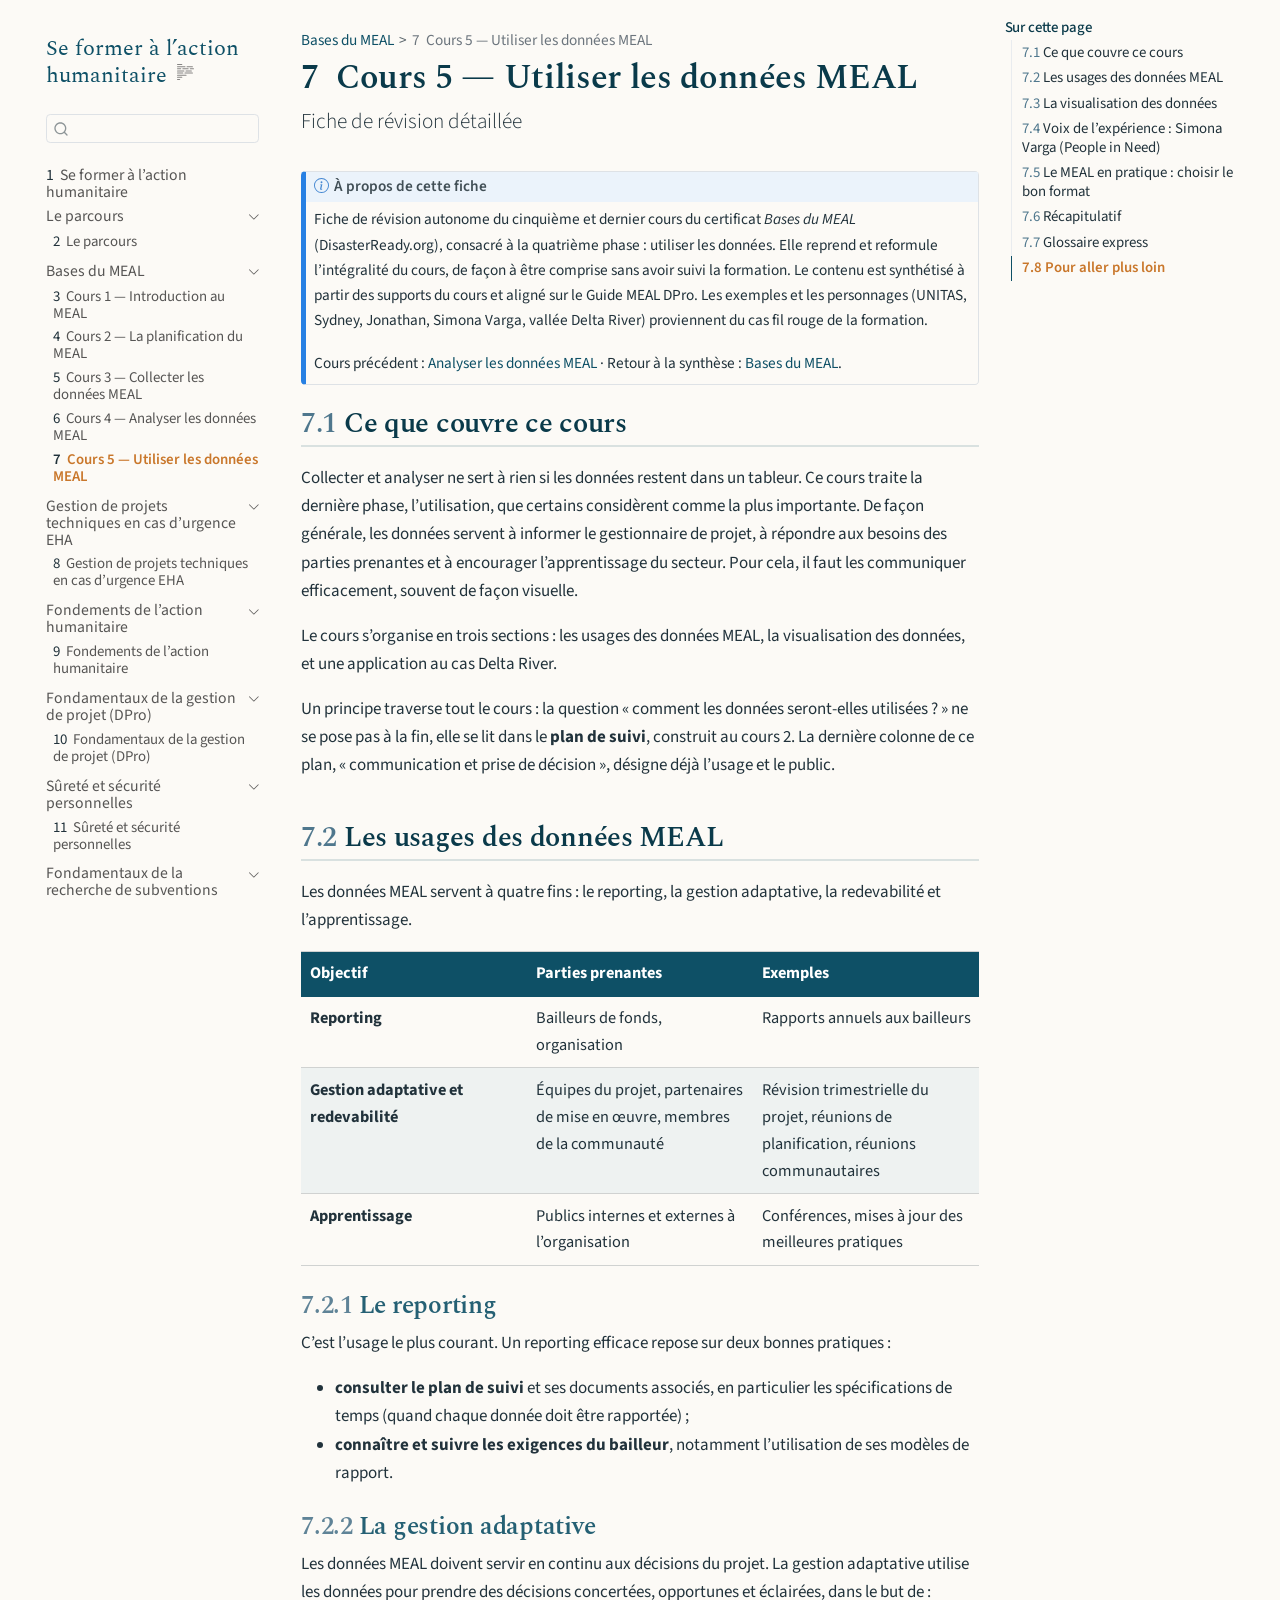
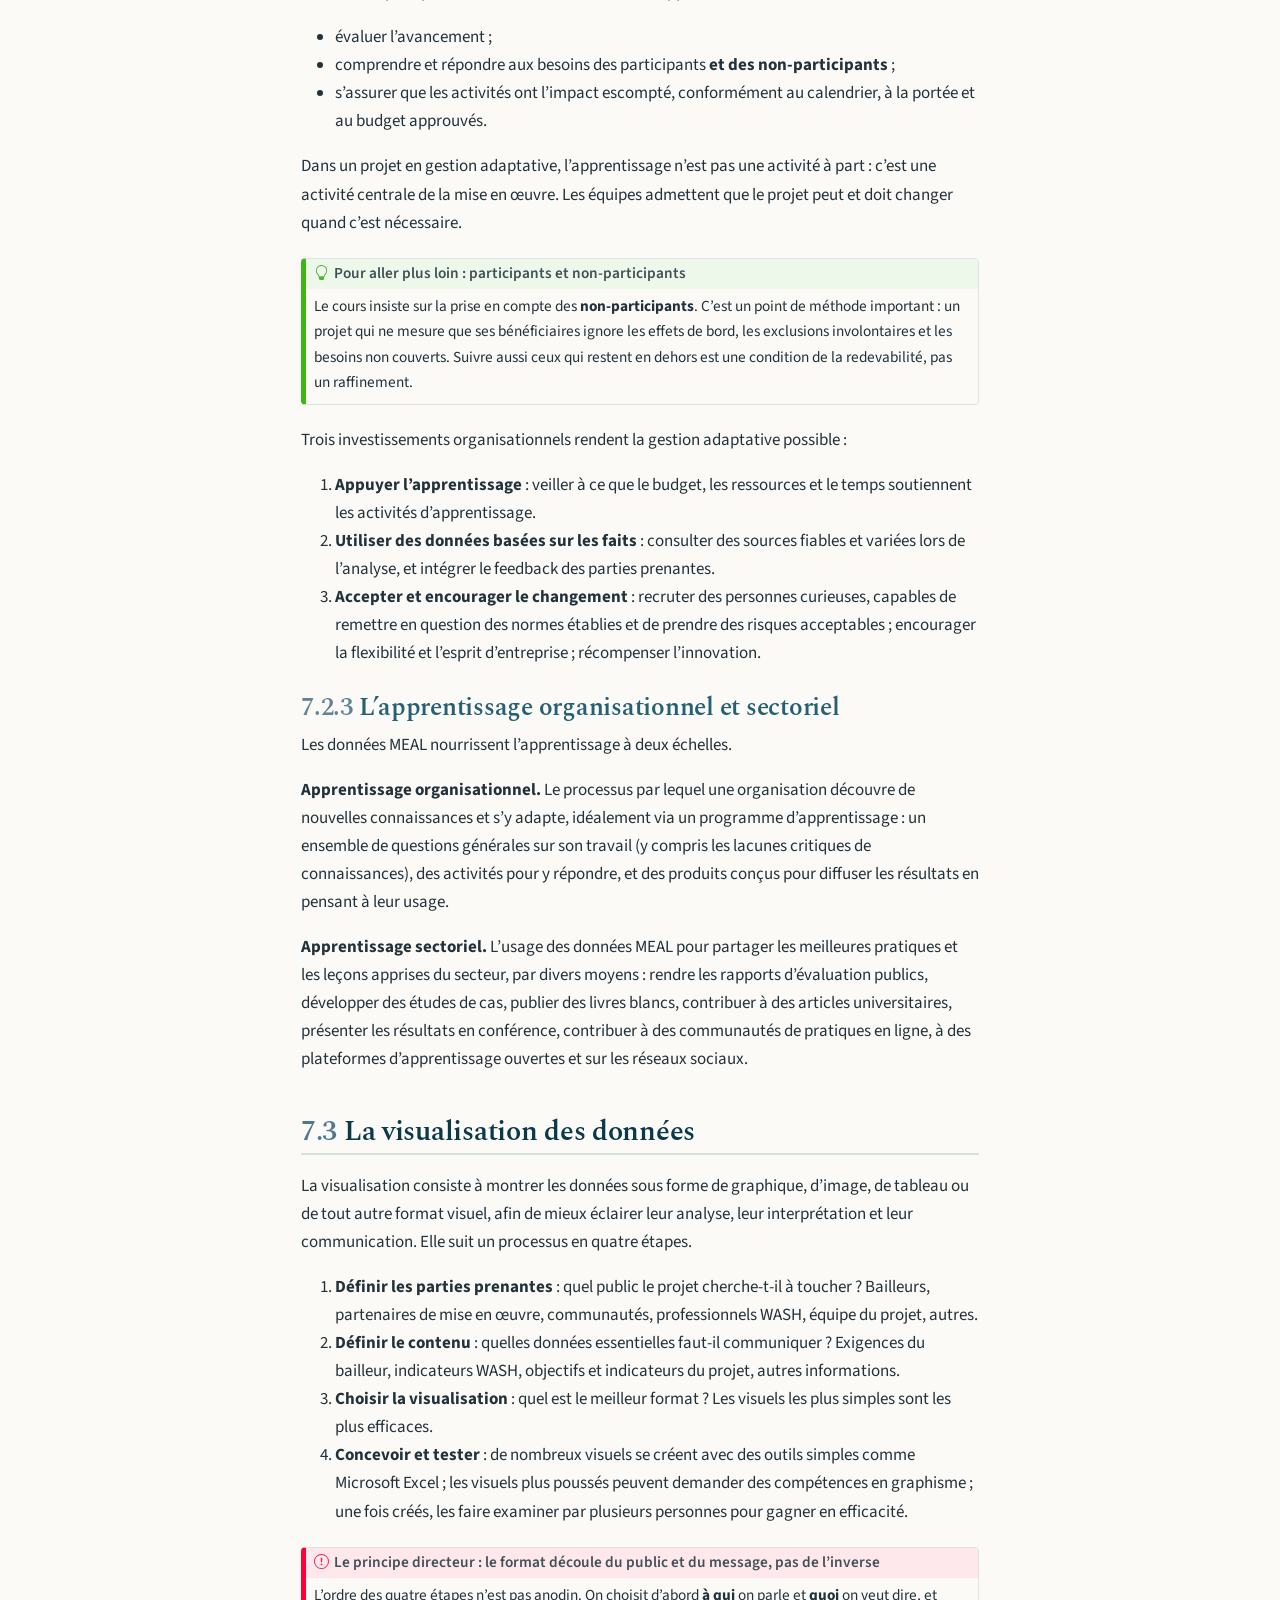
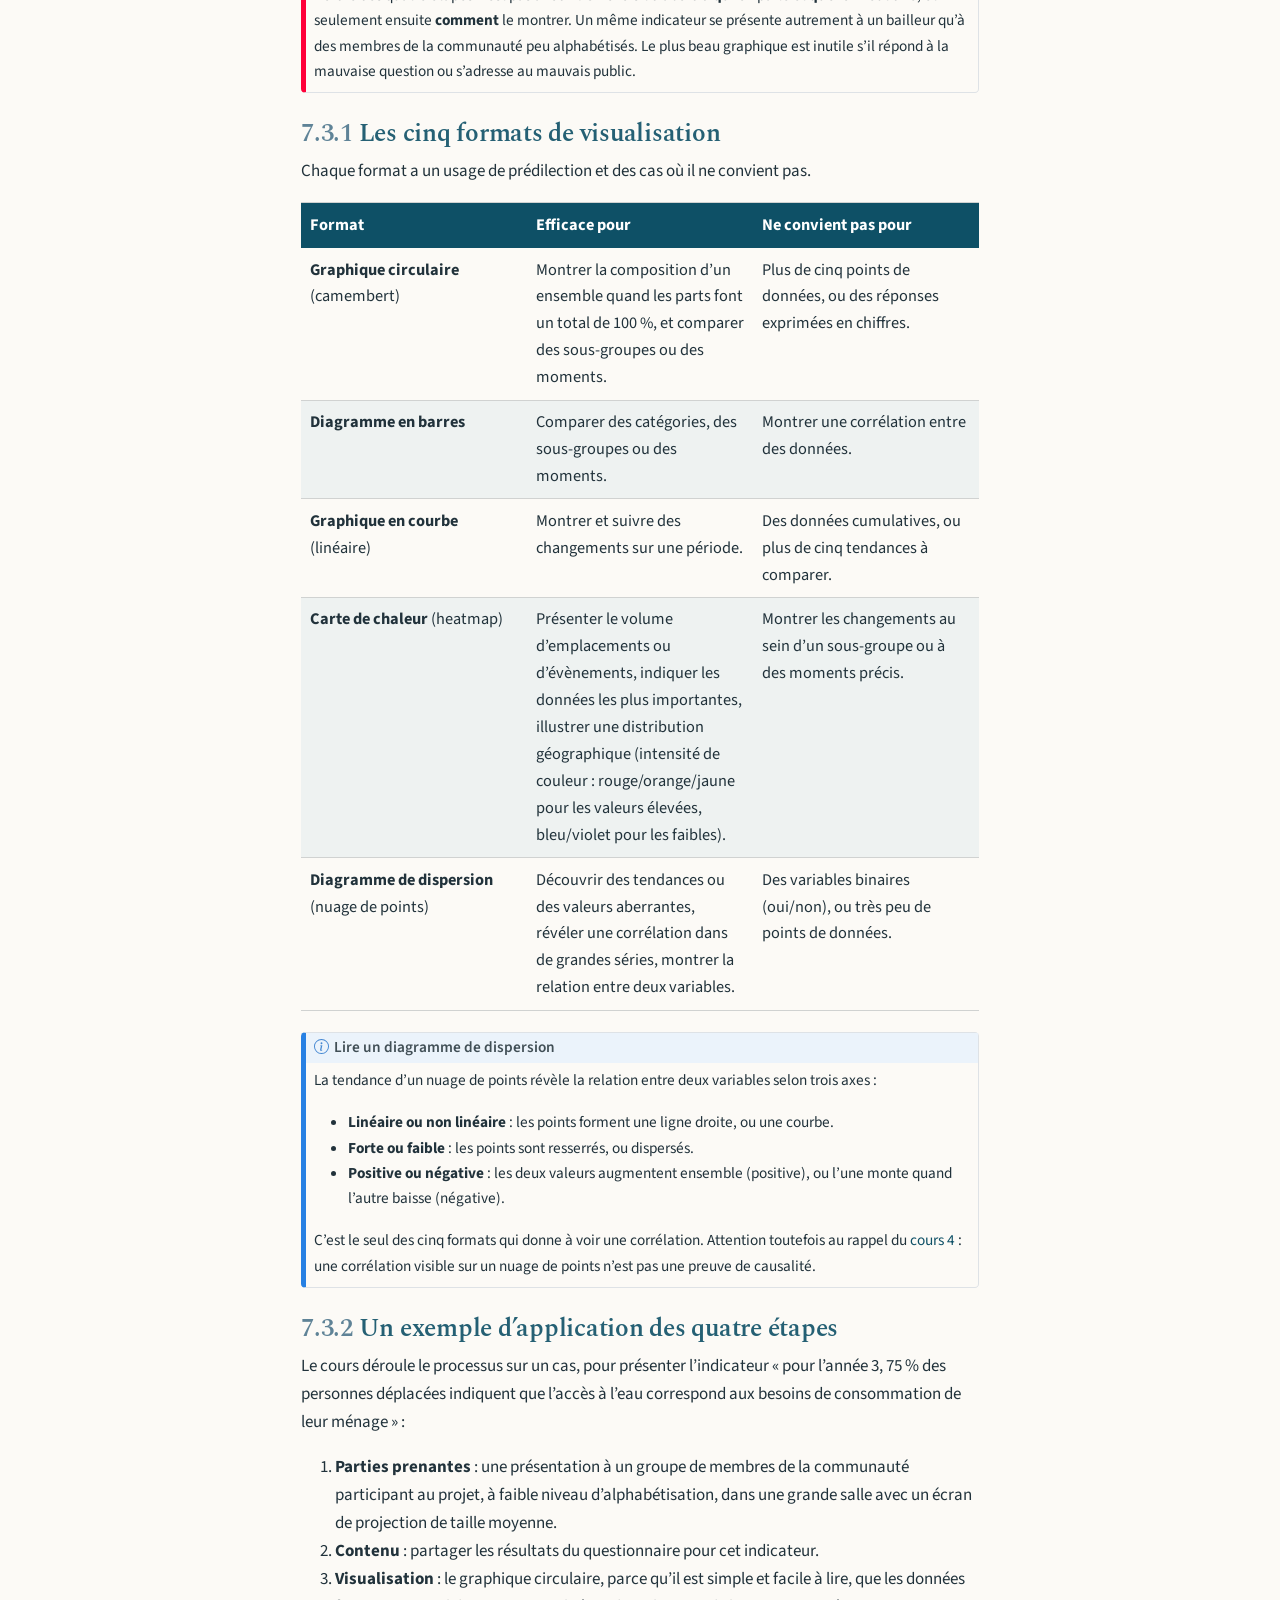
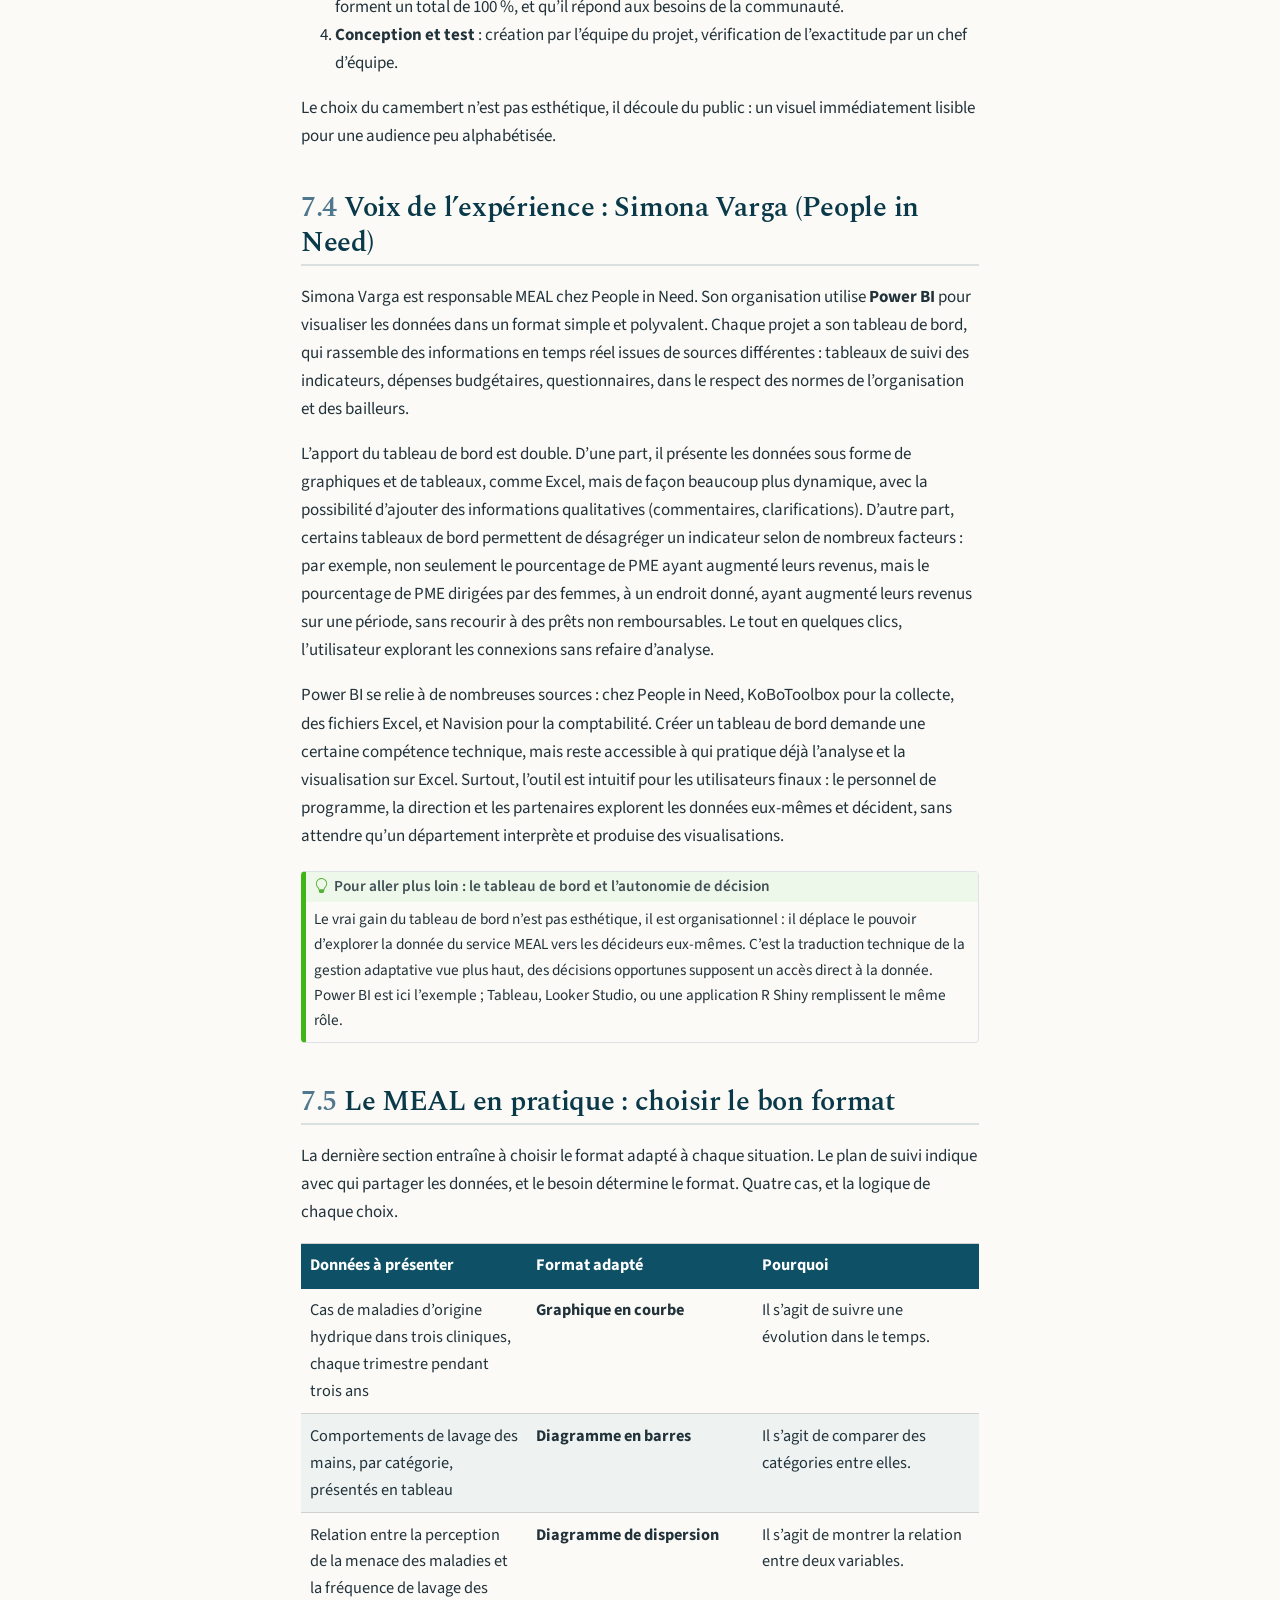
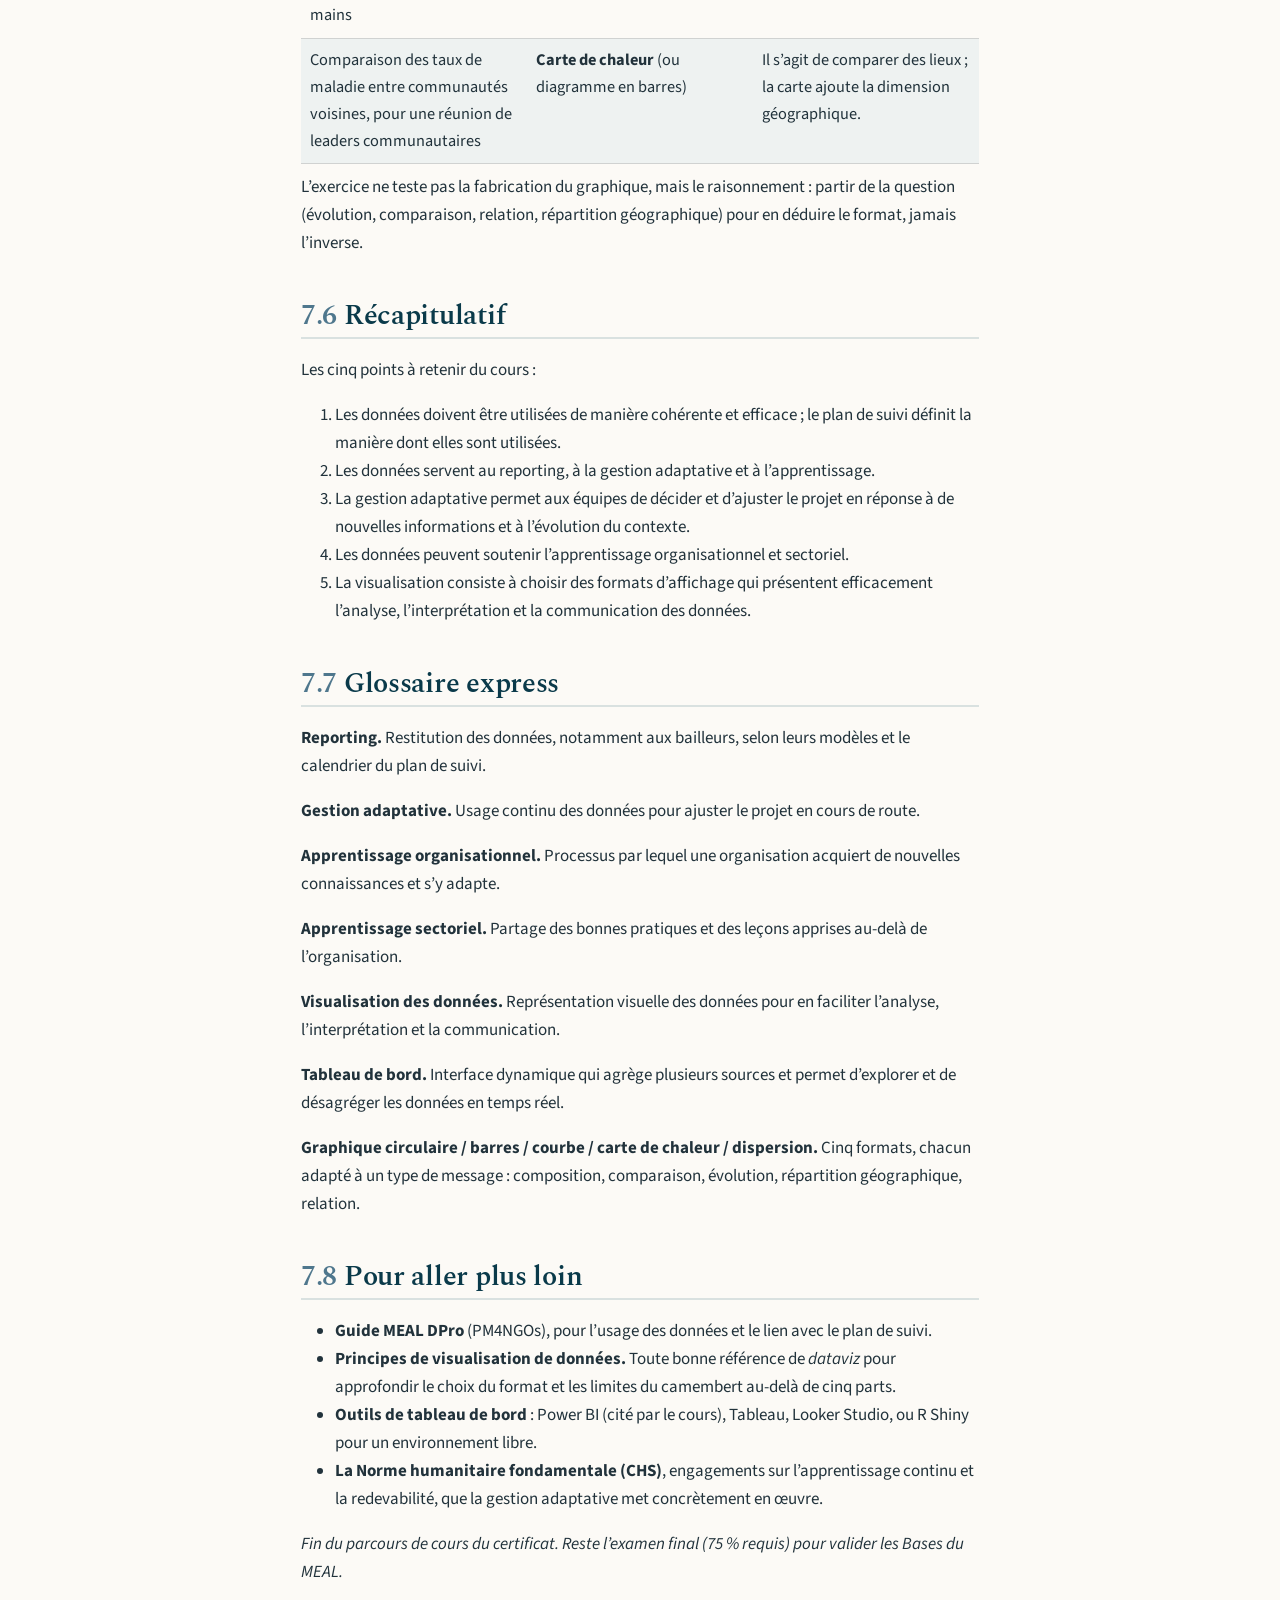
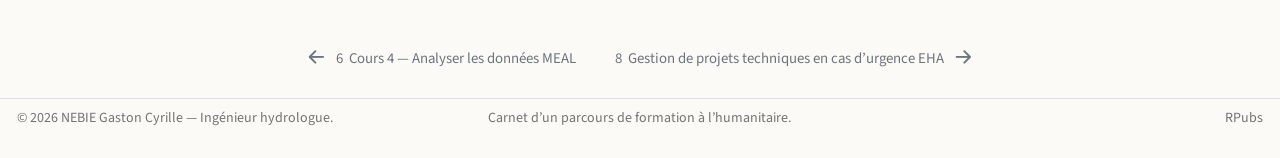
<file: docs/01_meal_c5_utilisation.html>
<!DOCTYPE html>
<html xmlns="http://www.w3.org/1999/xhtml" lang="fr" xml:lang="fr"><head>

<meta charset="utf-8">
<meta name="generator" content="quarto-1.6.42">

<meta name="viewport" content="width=device-width, initial-scale=1.0, user-scalable=yes">


<title>7&nbsp; Cours 5 — Utiliser les données MEAL – Se former à l'action humanitaire</title>
<style>
code{white-space: pre-wrap;}
span.smallcaps{font-variant: small-caps;}
div.columns{display: flex; gap: min(4vw, 1.5em);}
div.column{flex: auto; overflow-x: auto;}
div.hanging-indent{margin-left: 1.5em; text-indent: -1.5em;}
ul.task-list{list-style: none;}
ul.task-list li input[type="checkbox"] {
  width: 0.8em;
  margin: 0 0.8em 0.2em -1em; /* quarto-specific, see https://github.com/quarto-dev/quarto-cli/issues/4556 */ 
  vertical-align: middle;
}
</style>


<script src="site_libs/quarto-nav/quarto-nav.js"></script>
<script src="site_libs/quarto-nav/headroom.min.js"></script>
<script src="site_libs/clipboard/clipboard.min.js"></script>
<script src="site_libs/quarto-search/autocomplete.umd.js"></script>
<script src="site_libs/quarto-search/fuse.min.js"></script>
<script src="site_libs/quarto-search/quarto-search.js"></script>
<meta name="quarto:offset" content="./">
<link href="./06_wash_tpm.html" rel="next">
<link href="./01_meal_c4_analyse.html" rel="prev">
<script src="site_libs/quarto-html/quarto.js"></script>
<script src="site_libs/quarto-html/popper.min.js"></script>
<script src="site_libs/quarto-html/tippy.umd.min.js"></script>
<script src="site_libs/quarto-html/anchor.min.js"></script>
<link href="site_libs/quarto-html/tippy.css" rel="stylesheet">
<link href="site_libs/quarto-html/quarto-syntax-highlighting-2f5df379a58b258e96c21c0638c20c03.css" rel="stylesheet" id="quarto-text-highlighting-styles">
<script src="site_libs/bootstrap/bootstrap.min.js"></script>
<link href="site_libs/bootstrap/bootstrap-icons.css" rel="stylesheet">
<link href="site_libs/bootstrap/bootstrap-fc1f64c0cba864bbd228f80e6de6ca9a.min.css" rel="stylesheet" append-hash="true" id="quarto-bootstrap" data-mode="light">
<script id="quarto-search-options" type="application/json">{
  "location": "sidebar",
  "copy-button": false,
  "collapse-after": 3,
  "panel-placement": "start",
  "type": "textbox",
  "limit": 50,
  "keyboard-shortcut": [
    "f",
    "/",
    "s"
  ],
  "show-item-context": false,
  "language": {
    "search-no-results-text": "Pas de résultats",
    "search-matching-documents-text": "documents trouvés",
    "search-copy-link-title": "Copier le lien vers la recherche",
    "search-hide-matches-text": "Cacher les correspondances additionnelles",
    "search-more-match-text": "correspondance de plus dans ce document",
    "search-more-matches-text": "correspondances de plus dans ce document",
    "search-clear-button-title": "Effacer",
    "search-text-placeholder": "",
    "search-detached-cancel-button-title": "Annuler",
    "search-submit-button-title": "Envoyer",
    "search-label": "Recherche"
  }
}</script>


</head>

<body class="nav-sidebar floating">

<div id="quarto-search-results"></div>
  <header id="quarto-header" class="headroom fixed-top">
  <nav class="quarto-secondary-nav">
    <div class="container-fluid d-flex">
      <button type="button" class="quarto-btn-toggle btn" data-bs-toggle="collapse" role="button" data-bs-target=".quarto-sidebar-collapse-item" aria-controls="quarto-sidebar" aria-expanded="false" aria-label="Basculer la barre latérale" onclick="if (window.quartoToggleHeadroom) { window.quartoToggleHeadroom(); }">
        <i class="bi bi-layout-text-sidebar-reverse"></i>
      </button>
        <nav class="quarto-page-breadcrumbs" aria-label="breadcrumb"><ol class="breadcrumb"><li class="breadcrumb-item"><a href="./01_meal.html">Bases du MEAL</a></li><li class="breadcrumb-item"><a href="./01_meal_c5_utilisation.html"><span class="chapter-number">7</span>&nbsp; <span class="chapter-title">Cours 5 — Utiliser les données MEAL</span></a></li></ol></nav>
        <a class="flex-grow-1" role="navigation" data-bs-toggle="collapse" data-bs-target=".quarto-sidebar-collapse-item" aria-controls="quarto-sidebar" aria-expanded="false" aria-label="Basculer la barre latérale" onclick="if (window.quartoToggleHeadroom) { window.quartoToggleHeadroom(); }">      
        </a>
      <button type="button" class="btn quarto-search-button" aria-label="Recherche" onclick="window.quartoOpenSearch();">
        <i class="bi bi-search"></i>
      </button>
    </div>
  </nav>
</header>
<!-- content -->
<div id="quarto-content" class="quarto-container page-columns page-rows-contents page-layout-article">
<!-- sidebar -->
  <nav id="quarto-sidebar" class="sidebar collapse collapse-horizontal quarto-sidebar-collapse-item sidebar-navigation floating overflow-auto">
    <div class="pt-lg-2 mt-2 text-left sidebar-header">
    <div class="sidebar-title mb-0 py-0">
      <a href="./">Se former à l’action humanitaire</a> 
        <div class="sidebar-tools-main">
  <a href="" class="quarto-reader-toggle quarto-navigation-tool px-1" onclick="window.quartoToggleReader(); return false;" title="Basculer en mode lecteur">
  <div class="quarto-reader-toggle-btn">
  <i class="bi"></i>
  </div>
</a>
</div>
    </div>
      </div>
        <div class="mt-2 flex-shrink-0 align-items-center">
        <div class="sidebar-search">
        <div id="quarto-search" class="" title="Recherche"></div>
        </div>
        </div>
    <div class="sidebar-menu-container"> 
    <ul class="list-unstyled mt-1">
        <li class="sidebar-item">
  <div class="sidebar-item-container"> 
  <a href="./index.html" class="sidebar-item-text sidebar-link">
 <span class="menu-text"><span class="chapter-number">1</span>&nbsp; <span class="chapter-title">Se former à l’action humanitaire</span></span></a>
  </div>
</li>
        <li class="sidebar-item sidebar-item-section">
      <div class="sidebar-item-container"> 
            <a class="sidebar-item-text sidebar-link text-start" data-bs-toggle="collapse" data-bs-target="#quarto-sidebar-section-1" role="navigation" aria-expanded="true">
 <span class="menu-text">Le parcours</span></a>
          <a class="sidebar-item-toggle text-start" data-bs-toggle="collapse" data-bs-target="#quarto-sidebar-section-1" role="navigation" aria-expanded="true" aria-label="Basculer la section">
            <i class="bi bi-chevron-right ms-2"></i>
          </a> 
      </div>
      <ul id="quarto-sidebar-section-1" class="collapse list-unstyled sidebar-section depth1 show">  
          <li class="sidebar-item">
  <div class="sidebar-item-container"> 
  <a href="./00_le_parcours.html" class="sidebar-item-text sidebar-link">
 <span class="menu-text"><span class="chapter-number">2</span>&nbsp; <span class="chapter-title">Le parcours</span></span></a>
  </div>
</li>
      </ul>
  </li>
        <li class="sidebar-item sidebar-item-section">
      <div class="sidebar-item-container"> 
            <a href="./01_meal.html" class="sidebar-item-text sidebar-link">
 <span class="menu-text">Bases du MEAL</span></a>
          <a class="sidebar-item-toggle text-start" data-bs-toggle="collapse" data-bs-target="#quarto-sidebar-section-2" role="navigation" aria-expanded="true" aria-label="Basculer la section">
            <i class="bi bi-chevron-right ms-2"></i>
          </a> 
      </div>
      <ul id="quarto-sidebar-section-2" class="collapse list-unstyled sidebar-section depth1 show">  
          <li class="sidebar-item">
  <div class="sidebar-item-container"> 
  <a href="./01_meal_c1_introduction.html" class="sidebar-item-text sidebar-link">
 <span class="menu-text"><span class="chapter-number">3</span>&nbsp; <span class="chapter-title">Cours 1 — Introduction au MEAL</span></span></a>
  </div>
</li>
          <li class="sidebar-item">
  <div class="sidebar-item-container"> 
  <a href="./01_meal_c2_planification.html" class="sidebar-item-text sidebar-link">
 <span class="menu-text"><span class="chapter-number">4</span>&nbsp; <span class="chapter-title">Cours 2 — La planification du MEAL</span></span></a>
  </div>
</li>
          <li class="sidebar-item">
  <div class="sidebar-item-container"> 
  <a href="./01_meal_c3_collecte.html" class="sidebar-item-text sidebar-link">
 <span class="menu-text"><span class="chapter-number">5</span>&nbsp; <span class="chapter-title">Cours 3 — Collecter les données MEAL</span></span></a>
  </div>
</li>
          <li class="sidebar-item">
  <div class="sidebar-item-container"> 
  <a href="./01_meal_c4_analyse.html" class="sidebar-item-text sidebar-link">
 <span class="menu-text"><span class="chapter-number">6</span>&nbsp; <span class="chapter-title">Cours 4 — Analyser les données MEAL</span></span></a>
  </div>
</li>
          <li class="sidebar-item">
  <div class="sidebar-item-container"> 
  <a href="./01_meal_c5_utilisation.html" class="sidebar-item-text sidebar-link active">
 <span class="menu-text"><span class="chapter-number">7</span>&nbsp; <span class="chapter-title">Cours 5 — Utiliser les données MEAL</span></span></a>
  </div>
</li>
      </ul>
  </li>
        <li class="sidebar-item sidebar-item-section">
      <div class="sidebar-item-container"> 
            <a class="sidebar-item-text sidebar-link text-start" data-bs-toggle="collapse" data-bs-target="#quarto-sidebar-section-3" role="navigation" aria-expanded="true">
 <span class="menu-text">Gestion de projets techniques en cas d’urgence EHA</span></a>
          <a class="sidebar-item-toggle text-start" data-bs-toggle="collapse" data-bs-target="#quarto-sidebar-section-3" role="navigation" aria-expanded="true" aria-label="Basculer la section">
            <i class="bi bi-chevron-right ms-2"></i>
          </a> 
      </div>
      <ul id="quarto-sidebar-section-3" class="collapse list-unstyled sidebar-section depth1 show">  
          <li class="sidebar-item">
  <div class="sidebar-item-container"> 
  <a href="./06_wash_tpm.html" class="sidebar-item-text sidebar-link">
 <span class="menu-text"><span class="chapter-number">8</span>&nbsp; <span class="chapter-title">Gestion de projets techniques en cas d’urgence EHA</span></span></a>
  </div>
</li>
      </ul>
  </li>
        <li class="sidebar-item sidebar-item-section">
      <div class="sidebar-item-container"> 
            <a class="sidebar-item-text sidebar-link text-start" data-bs-toggle="collapse" data-bs-target="#quarto-sidebar-section-4" role="navigation" aria-expanded="true">
 <span class="menu-text">Fondements de l’action humanitaire</span></a>
          <a class="sidebar-item-toggle text-start" data-bs-toggle="collapse" data-bs-target="#quarto-sidebar-section-4" role="navigation" aria-expanded="true" aria-label="Basculer la section">
            <i class="bi bi-chevron-right ms-2"></i>
          </a> 
      </div>
      <ul id="quarto-sidebar-section-4" class="collapse list-unstyled sidebar-section depth1 show">  
          <li class="sidebar-item">
  <div class="sidebar-item-container"> 
  <a href="./02_action_humanitaire.html" class="sidebar-item-text sidebar-link">
 <span class="menu-text"><span class="chapter-number">9</span>&nbsp; <span class="chapter-title">Fondements de l’action humanitaire</span></span></a>
  </div>
</li>
      </ul>
  </li>
        <li class="sidebar-item sidebar-item-section">
      <div class="sidebar-item-container"> 
            <a class="sidebar-item-text sidebar-link text-start" data-bs-toggle="collapse" data-bs-target="#quarto-sidebar-section-5" role="navigation" aria-expanded="true">
 <span class="menu-text">Fondamentaux de la gestion de projet (DPro)</span></a>
          <a class="sidebar-item-toggle text-start" data-bs-toggle="collapse" data-bs-target="#quarto-sidebar-section-5" role="navigation" aria-expanded="true" aria-label="Basculer la section">
            <i class="bi bi-chevron-right ms-2"></i>
          </a> 
      </div>
      <ul id="quarto-sidebar-section-5" class="collapse list-unstyled sidebar-section depth1 show">  
          <li class="sidebar-item">
  <div class="sidebar-item-container"> 
  <a href="./03_gestion_projet.html" class="sidebar-item-text sidebar-link">
 <span class="menu-text"><span class="chapter-number">10</span>&nbsp; <span class="chapter-title">Fondamentaux de la gestion de projet (DPro)</span></span></a>
  </div>
</li>
      </ul>
  </li>
        <li class="sidebar-item sidebar-item-section">
      <div class="sidebar-item-container"> 
            <a class="sidebar-item-text sidebar-link text-start" data-bs-toggle="collapse" data-bs-target="#quarto-sidebar-section-6" role="navigation" aria-expanded="true">
 <span class="menu-text">Sûreté et sécurité personnelles</span></a>
          <a class="sidebar-item-toggle text-start" data-bs-toggle="collapse" data-bs-target="#quarto-sidebar-section-6" role="navigation" aria-expanded="true" aria-label="Basculer la section">
            <i class="bi bi-chevron-right ms-2"></i>
          </a> 
      </div>
      <ul id="quarto-sidebar-section-6" class="collapse list-unstyled sidebar-section depth1 show">  
          <li class="sidebar-item">
  <div class="sidebar-item-container"> 
  <a href="./04_surete_securite.html" class="sidebar-item-text sidebar-link">
 <span class="menu-text"><span class="chapter-number">11</span>&nbsp; <span class="chapter-title">Sûreté et sécurité personnelles</span></span></a>
  </div>
</li>
      </ul>
  </li>
        <li class="sidebar-item sidebar-item-section">
      <div class="sidebar-item-container"> 
            <a class="sidebar-item-text sidebar-link text-start" data-bs-toggle="collapse" data-bs-target="#quarto-sidebar-section-7" role="navigation" aria-expanded="true">
 <span class="menu-text">Fondamentaux de la recherche de subventions</span></a>
          <a class="sidebar-item-toggle text-start" data-bs-toggle="collapse" data-bs-target="#quarto-sidebar-section-7" role="navigation" aria-expanded="true" aria-label="Basculer la section">
            <i class="bi bi-chevron-right ms-2"></i>
          </a> 
      </div>
      <ul id="quarto-sidebar-section-7" class="collapse list-unstyled sidebar-section depth1 show">  
          <li class="sidebar-item">
  <div class="sidebar-item-container"> 
  <a href="./05_recherche_subventions.html" class="sidebar-item-text sidebar-link">
 <span class="menu-text"><span class="chapter-number">12</span>&nbsp; <span class="chapter-title">Fondamentaux de la recherche de subventions</span></span></a>
  </div>
</li>
      </ul>
  </li>
    </ul>
    </div>
</nav>
<div id="quarto-sidebar-glass" class="quarto-sidebar-collapse-item" data-bs-toggle="collapse" data-bs-target=".quarto-sidebar-collapse-item"></div>
<!-- margin-sidebar -->
    <div id="quarto-margin-sidebar" class="sidebar margin-sidebar">
        <nav id="TOC" role="doc-toc" class="toc-active">
    <h2 id="toc-title">Sur cette page</h2>
   
  <ul>
  <li><a href="#ce-que-couvre-ce-cours" id="toc-ce-que-couvre-ce-cours" class="nav-link active" data-scroll-target="#ce-que-couvre-ce-cours"><span class="header-section-number">7.1</span> Ce que couvre ce cours</a></li>
  <li><a href="#les-usages-des-données-meal" id="toc-les-usages-des-données-meal" class="nav-link" data-scroll-target="#les-usages-des-données-meal"><span class="header-section-number">7.2</span> Les usages des données MEAL</a>
  <ul class="collapse">
  <li><a href="#le-reporting" id="toc-le-reporting" class="nav-link" data-scroll-target="#le-reporting"><span class="header-section-number">7.2.1</span> Le reporting</a></li>
  <li><a href="#la-gestion-adaptative" id="toc-la-gestion-adaptative" class="nav-link" data-scroll-target="#la-gestion-adaptative"><span class="header-section-number">7.2.2</span> La gestion adaptative</a></li>
  <li><a href="#lapprentissage-organisationnel-et-sectoriel" id="toc-lapprentissage-organisationnel-et-sectoriel" class="nav-link" data-scroll-target="#lapprentissage-organisationnel-et-sectoriel"><span class="header-section-number">7.2.3</span> L’apprentissage organisationnel et sectoriel</a></li>
  </ul></li>
  <li><a href="#la-visualisation-des-données" id="toc-la-visualisation-des-données" class="nav-link" data-scroll-target="#la-visualisation-des-données"><span class="header-section-number">7.3</span> La visualisation des données</a>
  <ul class="collapse">
  <li><a href="#les-cinq-formats-de-visualisation" id="toc-les-cinq-formats-de-visualisation" class="nav-link" data-scroll-target="#les-cinq-formats-de-visualisation"><span class="header-section-number">7.3.1</span> Les cinq formats de visualisation</a></li>
  <li><a href="#un-exemple-dapplication-des-quatre-étapes" id="toc-un-exemple-dapplication-des-quatre-étapes" class="nav-link" data-scroll-target="#un-exemple-dapplication-des-quatre-étapes"><span class="header-section-number">7.3.2</span> Un exemple d’application des quatre étapes</a></li>
  </ul></li>
  <li><a href="#voix-de-lexpérience-simona-varga-people-in-need" id="toc-voix-de-lexpérience-simona-varga-people-in-need" class="nav-link" data-scroll-target="#voix-de-lexpérience-simona-varga-people-in-need"><span class="header-section-number">7.4</span> Voix de l’expérience : Simona Varga (People in Need)</a></li>
  <li><a href="#le-meal-en-pratique-choisir-le-bon-format" id="toc-le-meal-en-pratique-choisir-le-bon-format" class="nav-link" data-scroll-target="#le-meal-en-pratique-choisir-le-bon-format"><span class="header-section-number">7.5</span> Le MEAL en pratique : choisir le bon format</a></li>
  <li><a href="#récapitulatif" id="toc-récapitulatif" class="nav-link" data-scroll-target="#récapitulatif"><span class="header-section-number">7.6</span> Récapitulatif</a></li>
  <li><a href="#glossaire-express" id="toc-glossaire-express" class="nav-link" data-scroll-target="#glossaire-express"><span class="header-section-number">7.7</span> Glossaire express</a></li>
  <li><a href="#pour-aller-plus-loin" id="toc-pour-aller-plus-loin" class="nav-link" data-scroll-target="#pour-aller-plus-loin"><span class="header-section-number">7.8</span> Pour aller plus loin</a></li>
  </ul>
</nav>
    </div>
<!-- main -->
<main class="content" id="quarto-document-content">

<header id="title-block-header" class="quarto-title-block default"><nav class="quarto-page-breadcrumbs quarto-title-breadcrumbs d-none d-lg-block" aria-label="breadcrumb"><ol class="breadcrumb"><li class="breadcrumb-item"><a href="./01_meal.html">Bases du MEAL</a></li><li class="breadcrumb-item"><a href="./01_meal_c5_utilisation.html"><span class="chapter-number">7</span>&nbsp; <span class="chapter-title">Cours 5 — Utiliser les données MEAL</span></a></li></ol></nav>
<div class="quarto-title">
<h1 class="title"><span class="chapter-number">7</span>&nbsp; <span class="chapter-title">Cours 5 — Utiliser les données MEAL</span></h1>
<p class="subtitle lead">Fiche de révision détaillée</p>
</div>



<div class="quarto-title-meta">

    
  
    
  </div>
  


</header>


<div class="callout callout-style-default callout-note callout-titled">
<div class="callout-header d-flex align-content-center">
<div class="callout-icon-container">
<i class="callout-icon"></i>
</div>
<div class="callout-title-container flex-fill">
À propos de cette fiche
</div>
</div>
<div class="callout-body-container callout-body">
<p>Fiche de révision autonome du cinquième et dernier cours du certificat <em>Bases du MEAL</em> (DisasterReady.org), consacré à la quatrième phase : utiliser les données. Elle reprend et reformule l’intégralité du cours, de façon à être comprise sans avoir suivi la formation. Le contenu est synthétisé à partir des supports du cours et aligné sur le Guide MEAL DPro. Les exemples et les personnages (UNITAS, Sydney, Jonathan, Simona Varga, vallée Delta River) proviennent du cas fil rouge de la formation.</p>
<p>Cours précédent : <a href="./01_meal_c4_analyse.html">Analyser les données MEAL</a> · Retour à la synthèse : <a href="./01_meal.html">Bases du MEAL</a>.</p>
</div>
</div>
<section id="ce-que-couvre-ce-cours" class="level2" data-number="7.1">
<h2 data-number="7.1" class="anchored" data-anchor-id="ce-que-couvre-ce-cours"><span class="header-section-number">7.1</span> Ce que couvre ce cours</h2>
<p>Collecter et analyser ne sert à rien si les données restent dans un tableur. Ce cours traite la dernière phase, l’utilisation, que certains considèrent comme la plus importante. De façon générale, les données servent à informer le gestionnaire de projet, à répondre aux besoins des parties prenantes et à encourager l’apprentissage du secteur. Pour cela, il faut les communiquer efficacement, souvent de façon visuelle.</p>
<p>Le cours s’organise en trois sections : les usages des données MEAL, la visualisation des données, et une application au cas Delta River.</p>
<p>Un principe traverse tout le cours : la question « comment les données seront-elles utilisées ? » ne se pose pas à la fin, elle se lit dans le <strong>plan de suivi</strong>, construit au cours 2. La dernière colonne de ce plan, « communication et prise de décision », désigne déjà l’usage et le public.</p>
</section>
<section id="les-usages-des-données-meal" class="level2" data-number="7.2">
<h2 data-number="7.2" class="anchored" data-anchor-id="les-usages-des-données-meal"><span class="header-section-number">7.2</span> Les usages des données MEAL</h2>
<p>Les données MEAL servent à quatre fins : le reporting, la gestion adaptative, la redevabilité et l’apprentissage.</p>
<table class="caption-top table">
<colgroup>
<col style="width: 33%">
<col style="width: 33%">
<col style="width: 33%">
</colgroup>
<thead>
<tr class="header">
<th>Objectif</th>
<th>Parties prenantes</th>
<th>Exemples</th>
</tr>
</thead>
<tbody>
<tr class="odd">
<td><strong>Reporting</strong></td>
<td>Bailleurs de fonds, organisation</td>
<td>Rapports annuels aux bailleurs</td>
</tr>
<tr class="even">
<td><strong>Gestion adaptative et redevabilité</strong></td>
<td>Équipes du projet, partenaires de mise en œuvre, membres de la communauté</td>
<td>Révision trimestrielle du projet, réunions de planification, réunions communautaires</td>
</tr>
<tr class="odd">
<td><strong>Apprentissage</strong></td>
<td>Publics internes et externes à l’organisation</td>
<td>Conférences, mises à jour des meilleures pratiques</td>
</tr>
</tbody>
</table>
<section id="le-reporting" class="level3" data-number="7.2.1">
<h3 data-number="7.2.1" class="anchored" data-anchor-id="le-reporting"><span class="header-section-number">7.2.1</span> Le reporting</h3>
<p>C’est l’usage le plus courant. Un reporting efficace repose sur deux bonnes pratiques :</p>
<ul>
<li><strong>consulter le plan de suivi</strong> et ses documents associés, en particulier les spécifications de temps (quand chaque donnée doit être rapportée) ;</li>
<li><strong>connaître et suivre les exigences du bailleur</strong>, notamment l’utilisation de ses modèles de rapport.</li>
</ul>
</section>
<section id="la-gestion-adaptative" class="level3" data-number="7.2.2">
<h3 data-number="7.2.2" class="anchored" data-anchor-id="la-gestion-adaptative"><span class="header-section-number">7.2.2</span> La gestion adaptative</h3>
<p>Les données MEAL doivent servir en continu aux décisions du projet. La gestion adaptative utilise les données pour prendre des décisions concertées, opportunes et éclairées, dans le but de :</p>
<ul>
<li>évaluer l’avancement ;</li>
<li>comprendre et répondre aux besoins des participants <strong>et des non-participants</strong> ;</li>
<li>s’assurer que les activités ont l’impact escompté, conformément au calendrier, à la portée et au budget approuvés.</li>
</ul>
<p>Dans un projet en gestion adaptative, l’apprentissage n’est pas une activité à part : c’est une activité centrale de la mise en œuvre. Les équipes admettent que le projet peut et doit changer quand c’est nécessaire.</p>
<div class="callout callout-style-default callout-tip callout-titled">
<div class="callout-header d-flex align-content-center">
<div class="callout-icon-container">
<i class="callout-icon"></i>
</div>
<div class="callout-title-container flex-fill">
Pour aller plus loin : participants et non-participants
</div>
</div>
<div class="callout-body-container callout-body">
<p>Le cours insiste sur la prise en compte des <strong>non-participants</strong>. C’est un point de méthode important : un projet qui ne mesure que ses bénéficiaires ignore les effets de bord, les exclusions involontaires et les besoins non couverts. Suivre aussi ceux qui restent en dehors est une condition de la redevabilité, pas un raffinement.</p>
</div>
</div>
<p>Trois investissements organisationnels rendent la gestion adaptative possible :</p>
<ol type="1">
<li><strong>Appuyer l’apprentissage</strong> : veiller à ce que le budget, les ressources et le temps soutiennent les activités d’apprentissage.</li>
<li><strong>Utiliser des données basées sur les faits</strong> : consulter des sources fiables et variées lors de l’analyse, et intégrer le feedback des parties prenantes.</li>
<li><strong>Accepter et encourager le changement</strong> : recruter des personnes curieuses, capables de remettre en question des normes établies et de prendre des risques acceptables ; encourager la flexibilité et l’esprit d’entreprise ; récompenser l’innovation.</li>
</ol>
</section>
<section id="lapprentissage-organisationnel-et-sectoriel" class="level3" data-number="7.2.3">
<h3 data-number="7.2.3" class="anchored" data-anchor-id="lapprentissage-organisationnel-et-sectoriel"><span class="header-section-number">7.2.3</span> L’apprentissage organisationnel et sectoriel</h3>
<p>Les données MEAL nourrissent l’apprentissage à deux échelles.</p>
<p><strong>Apprentissage organisationnel.</strong> Le processus par lequel une organisation découvre de nouvelles connaissances et s’y adapte, idéalement via un programme d’apprentissage : un ensemble de questions générales sur son travail (y compris les lacunes critiques de connaissances), des activités pour y répondre, et des produits conçus pour diffuser les résultats en pensant à leur usage.</p>
<p><strong>Apprentissage sectoriel.</strong> L’usage des données MEAL pour partager les meilleures pratiques et les leçons apprises du secteur, par divers moyens : rendre les rapports d’évaluation publics, développer des études de cas, publier des livres blancs, contribuer à des articles universitaires, présenter les résultats en conférence, contribuer à des communautés de pratiques en ligne, à des plateformes d’apprentissage ouvertes et sur les réseaux sociaux.</p>
</section>
</section>
<section id="la-visualisation-des-données" class="level2" data-number="7.3">
<h2 data-number="7.3" class="anchored" data-anchor-id="la-visualisation-des-données"><span class="header-section-number">7.3</span> La visualisation des données</h2>
<p>La visualisation consiste à montrer les données sous forme de graphique, d’image, de tableau ou de tout autre format visuel, afin de mieux éclairer leur analyse, leur interprétation et leur communication. Elle suit un processus en quatre étapes.</p>
<ol type="1">
<li><strong>Définir les parties prenantes</strong> : quel public le projet cherche-t-il à toucher ? Bailleurs, partenaires de mise en œuvre, communautés, professionnels WASH, équipe du projet, autres.</li>
<li><strong>Définir le contenu</strong> : quelles données essentielles faut-il communiquer ? Exigences du bailleur, indicateurs WASH, objectifs et indicateurs du projet, autres informations.</li>
<li><strong>Choisir la visualisation</strong> : quel est le meilleur format ? Les visuels les plus simples sont les plus efficaces.</li>
<li><strong>Concevoir et tester</strong> : de nombreux visuels se créent avec des outils simples comme Microsoft Excel ; les visuels plus poussés peuvent demander des compétences en graphisme ; une fois créés, les faire examiner par plusieurs personnes pour gagner en efficacité.</li>
</ol>
<div class="callout callout-style-default callout-important callout-titled">
<div class="callout-header d-flex align-content-center">
<div class="callout-icon-container">
<i class="callout-icon"></i>
</div>
<div class="callout-title-container flex-fill">
Le principe directeur : le format découle du public et du message, pas de l’inverse
</div>
</div>
<div class="callout-body-container callout-body">
<p>L’ordre des quatre étapes n’est pas anodin. On choisit d’abord <strong>à qui</strong> on parle et <strong>quoi</strong> on veut dire, et seulement ensuite <strong>comment</strong> le montrer. Un même indicateur se présente autrement à un bailleur qu’à des membres de la communauté peu alphabétisés. Le plus beau graphique est inutile s’il répond à la mauvaise question ou s’adresse au mauvais public.</p>
</div>
</div>
<section id="les-cinq-formats-de-visualisation" class="level3" data-number="7.3.1">
<h3 data-number="7.3.1" class="anchored" data-anchor-id="les-cinq-formats-de-visualisation"><span class="header-section-number">7.3.1</span> Les cinq formats de visualisation</h3>
<p>Chaque format a un usage de prédilection et des cas où il ne convient pas.</p>
<table class="caption-top table">
<colgroup>
<col style="width: 33%">
<col style="width: 33%">
<col style="width: 33%">
</colgroup>
<thead>
<tr class="header">
<th>Format</th>
<th>Efficace pour</th>
<th>Ne convient pas pour</th>
</tr>
</thead>
<tbody>
<tr class="odd">
<td><strong>Graphique circulaire</strong> (camembert)</td>
<td>Montrer la composition d’un ensemble quand les parts font un total de 100 %, et comparer des sous-groupes ou des moments.</td>
<td>Plus de cinq points de données, ou des réponses exprimées en chiffres.</td>
</tr>
<tr class="even">
<td><strong>Diagramme en barres</strong></td>
<td>Comparer des catégories, des sous-groupes ou des moments.</td>
<td>Montrer une corrélation entre des données.</td>
</tr>
<tr class="odd">
<td><strong>Graphique en courbe</strong> (linéaire)</td>
<td>Montrer et suivre des changements sur une période.</td>
<td>Des données cumulatives, ou plus de cinq tendances à comparer.</td>
</tr>
<tr class="even">
<td><strong>Carte de chaleur</strong> (heatmap)</td>
<td>Présenter le volume d’emplacements ou d’évènements, indiquer les données les plus importantes, illustrer une distribution géographique (intensité de couleur : rouge/orange/jaune pour les valeurs élevées, bleu/violet pour les faibles).</td>
<td>Montrer les changements au sein d’un sous-groupe ou à des moments précis.</td>
</tr>
<tr class="odd">
<td><strong>Diagramme de dispersion</strong> (nuage de points)</td>
<td>Découvrir des tendances ou des valeurs aberrantes, révéler une corrélation dans de grandes séries, montrer la relation entre deux variables.</td>
<td>Des variables binaires (oui/non), ou très peu de points de données.</td>
</tr>
</tbody>
</table>
<div class="callout callout-style-default callout-note callout-titled">
<div class="callout-header d-flex align-content-center">
<div class="callout-icon-container">
<i class="callout-icon"></i>
</div>
<div class="callout-title-container flex-fill">
Lire un diagramme de dispersion
</div>
</div>
<div class="callout-body-container callout-body">
<p>La tendance d’un nuage de points révèle la relation entre deux variables selon trois axes :</p>
<ul>
<li><strong>Linéaire ou non linéaire</strong> : les points forment une ligne droite, ou une courbe.</li>
<li><strong>Forte ou faible</strong> : les points sont resserrés, ou dispersés.</li>
<li><strong>Positive ou négative</strong> : les deux valeurs augmentent ensemble (positive), ou l’une monte quand l’autre baisse (négative).</li>
</ul>
<p>C’est le seul des cinq formats qui donne à voir une corrélation. Attention toutefois au rappel du <a href="./01_meal_c4_analyse.html">cours 4</a> : une corrélation visible sur un nuage de points n’est pas une preuve de causalité.</p>
</div>
</div>
</section>
<section id="un-exemple-dapplication-des-quatre-étapes" class="level3" data-number="7.3.2">
<h3 data-number="7.3.2" class="anchored" data-anchor-id="un-exemple-dapplication-des-quatre-étapes"><span class="header-section-number">7.3.2</span> Un exemple d’application des quatre étapes</h3>
<p>Le cours déroule le processus sur un cas, pour présenter l’indicateur « pour l’année 3, 75 % des personnes déplacées indiquent que l’accès à l’eau correspond aux besoins de consommation de leur ménage » :</p>
<ol type="1">
<li><strong>Parties prenantes</strong> : une présentation à un groupe de membres de la communauté participant au projet, à faible niveau d’alphabétisation, dans une grande salle avec un écran de projection de taille moyenne.</li>
<li><strong>Contenu</strong> : partager les résultats du questionnaire pour cet indicateur.</li>
<li><strong>Visualisation</strong> : le graphique circulaire, parce qu’il est simple et facile à lire, que les données forment un total de 100 %, et qu’il répond aux besoins de la communauté.</li>
<li><strong>Conception et test</strong> : création par l’équipe du projet, vérification de l’exactitude par un chef d’équipe.</li>
</ol>
<p>Le choix du camembert n’est pas esthétique, il découle du public : un visuel immédiatement lisible pour une audience peu alphabétisée.</p>
</section>
</section>
<section id="voix-de-lexpérience-simona-varga-people-in-need" class="level2" data-number="7.4">
<h2 data-number="7.4" class="anchored" data-anchor-id="voix-de-lexpérience-simona-varga-people-in-need"><span class="header-section-number">7.4</span> Voix de l’expérience : Simona Varga (People in Need)</h2>
<p>Simona Varga est responsable MEAL chez People in Need. Son organisation utilise <strong>Power BI</strong> pour visualiser les données dans un format simple et polyvalent. Chaque projet a son tableau de bord, qui rassemble des informations en temps réel issues de sources différentes : tableaux de suivi des indicateurs, dépenses budgétaires, questionnaires, dans le respect des normes de l’organisation et des bailleurs.</p>
<p>L’apport du tableau de bord est double. D’une part, il présente les données sous forme de graphiques et de tableaux, comme Excel, mais de façon beaucoup plus dynamique, avec la possibilité d’ajouter des informations qualitatives (commentaires, clarifications). D’autre part, certains tableaux de bord permettent de désagréger un indicateur selon de nombreux facteurs : par exemple, non seulement le pourcentage de PME ayant augmenté leurs revenus, mais le pourcentage de PME dirigées par des femmes, à un endroit donné, ayant augmenté leurs revenus sur une période, sans recourir à des prêts non remboursables. Le tout en quelques clics, l’utilisateur explorant les connexions sans refaire d’analyse.</p>
<p>Power BI se relie à de nombreuses sources : chez People in Need, KoBoToolbox pour la collecte, des fichiers Excel, et Navision pour la comptabilité. Créer un tableau de bord demande une certaine compétence technique, mais reste accessible à qui pratique déjà l’analyse et la visualisation sur Excel. Surtout, l’outil est intuitif pour les utilisateurs finaux : le personnel de programme, la direction et les partenaires explorent les données eux-mêmes et décident, sans attendre qu’un département interprète et produise des visualisations.</p>
<div class="callout callout-style-default callout-tip callout-titled">
<div class="callout-header d-flex align-content-center">
<div class="callout-icon-container">
<i class="callout-icon"></i>
</div>
<div class="callout-title-container flex-fill">
Pour aller plus loin : le tableau de bord et l’autonomie de décision
</div>
</div>
<div class="callout-body-container callout-body">
<p>Le vrai gain du tableau de bord n’est pas esthétique, il est organisationnel : il déplace le pouvoir d’explorer la donnée du service MEAL vers les décideurs eux-mêmes. C’est la traduction technique de la gestion adaptative vue plus haut, des décisions opportunes supposent un accès direct à la donnée. Power BI est ici l’exemple ; Tableau, Looker Studio, ou une application R Shiny remplissent le même rôle.</p>
</div>
</div>
</section>
<section id="le-meal-en-pratique-choisir-le-bon-format" class="level2" data-number="7.5">
<h2 data-number="7.5" class="anchored" data-anchor-id="le-meal-en-pratique-choisir-le-bon-format"><span class="header-section-number">7.5</span> Le MEAL en pratique : choisir le bon format</h2>
<p>La dernière section entraîne à choisir le format adapté à chaque situation. Le plan de suivi indique avec qui partager les données, et le besoin détermine le format. Quatre cas, et la logique de chaque choix.</p>
<table class="caption-top table">
<colgroup>
<col style="width: 33%">
<col style="width: 33%">
<col style="width: 33%">
</colgroup>
<thead>
<tr class="header">
<th>Données à présenter</th>
<th>Format adapté</th>
<th>Pourquoi</th>
</tr>
</thead>
<tbody>
<tr class="odd">
<td>Cas de maladies d’origine hydrique dans trois cliniques, chaque trimestre pendant trois ans</td>
<td><strong>Graphique en courbe</strong></td>
<td>Il s’agit de suivre une évolution dans le temps.</td>
</tr>
<tr class="even">
<td>Comportements de lavage des mains, par catégorie, présentés en tableau</td>
<td><strong>Diagramme en barres</strong></td>
<td>Il s’agit de comparer des catégories entre elles.</td>
</tr>
<tr class="odd">
<td>Relation entre la perception de la menace des maladies et la fréquence de lavage des mains</td>
<td><strong>Diagramme de dispersion</strong></td>
<td>Il s’agit de montrer la relation entre deux variables.</td>
</tr>
<tr class="even">
<td>Comparaison des taux de maladie entre communautés voisines, pour une réunion de leaders communautaires</td>
<td><strong>Carte de chaleur</strong> (ou diagramme en barres)</td>
<td>Il s’agit de comparer des lieux ; la carte ajoute la dimension géographique.</td>
</tr>
</tbody>
</table>
<p>L’exercice ne teste pas la fabrication du graphique, mais le raisonnement : partir de la question (évolution, comparaison, relation, répartition géographique) pour en déduire le format, jamais l’inverse.</p>
</section>
<section id="récapitulatif" class="level2" data-number="7.6">
<h2 data-number="7.6" class="anchored" data-anchor-id="récapitulatif"><span class="header-section-number">7.6</span> Récapitulatif</h2>
<p>Les cinq points à retenir du cours :</p>
<ol type="1">
<li>Les données doivent être utilisées de manière cohérente et efficace ; le plan de suivi définit la manière dont elles sont utilisées.</li>
<li>Les données servent au reporting, à la gestion adaptative et à l’apprentissage.</li>
<li>La gestion adaptative permet aux équipes de décider et d’ajuster le projet en réponse à de nouvelles informations et à l’évolution du contexte.</li>
<li>Les données peuvent soutenir l’apprentissage organisationnel et sectoriel.</li>
<li>La visualisation consiste à choisir des formats d’affichage qui présentent efficacement l’analyse, l’interprétation et la communication des données.</li>
</ol>
</section>
<section id="glossaire-express" class="level2" data-number="7.7">
<h2 data-number="7.7" class="anchored" data-anchor-id="glossaire-express"><span class="header-section-number">7.7</span> Glossaire express</h2>
<p><strong>Reporting.</strong> Restitution des données, notamment aux bailleurs, selon leurs modèles et le calendrier du plan de suivi.</p>
<p><strong>Gestion adaptative.</strong> Usage continu des données pour ajuster le projet en cours de route.</p>
<p><strong>Apprentissage organisationnel.</strong> Processus par lequel une organisation acquiert de nouvelles connaissances et s’y adapte.</p>
<p><strong>Apprentissage sectoriel.</strong> Partage des bonnes pratiques et des leçons apprises au-delà de l’organisation.</p>
<p><strong>Visualisation des données.</strong> Représentation visuelle des données pour en faciliter l’analyse, l’interprétation et la communication.</p>
<p><strong>Tableau de bord.</strong> Interface dynamique qui agrège plusieurs sources et permet d’explorer et de désagréger les données en temps réel.</p>
<p><strong>Graphique circulaire / barres / courbe / carte de chaleur / dispersion.</strong> Cinq formats, chacun adapté à un type de message : composition, comparaison, évolution, répartition géographique, relation.</p>
</section>
<section id="pour-aller-plus-loin" class="level2" data-number="7.8">
<h2 data-number="7.8" class="anchored" data-anchor-id="pour-aller-plus-loin"><span class="header-section-number">7.8</span> Pour aller plus loin</h2>
<ul>
<li><strong>Guide MEAL DPro</strong> (PM4NGOs), pour l’usage des données et le lien avec le plan de suivi.</li>
<li><strong>Principes de visualisation de données.</strong> Toute bonne référence de <em>dataviz</em> pour approfondir le choix du format et les limites du camembert au-delà de cinq parts.</li>
<li><strong>Outils de tableau de bord</strong> : Power BI (cité par le cours), Tableau, Looker Studio, ou R Shiny pour un environnement libre.</li>
<li><strong>La Norme humanitaire fondamentale (CHS)</strong>, engagements sur l’apprentissage continu et la redevabilité, que la gestion adaptative met concrètement en œuvre.</li>
</ul>
<p><em>Fin du parcours de cours du certificat. Reste l’examen final (75 % requis) pour valider les Bases du MEAL.</em></p>


</section>

</main> <!-- /main -->
<script id="quarto-html-after-body" type="application/javascript">
window.document.addEventListener("DOMContentLoaded", function (event) {
  const toggleBodyColorMode = (bsSheetEl) => {
    const mode = bsSheetEl.getAttribute("data-mode");
    const bodyEl = window.document.querySelector("body");
    if (mode === "dark") {
      bodyEl.classList.add("quarto-dark");
      bodyEl.classList.remove("quarto-light");
    } else {
      bodyEl.classList.add("quarto-light");
      bodyEl.classList.remove("quarto-dark");
    }
  }
  const toggleBodyColorPrimary = () => {
    const bsSheetEl = window.document.querySelector("link#quarto-bootstrap");
    if (bsSheetEl) {
      toggleBodyColorMode(bsSheetEl);
    }
  }
  toggleBodyColorPrimary();  
  const icon = "";
  const anchorJS = new window.AnchorJS();
  anchorJS.options = {
    placement: 'right',
    icon: icon
  };
  anchorJS.add('.anchored');
  const isCodeAnnotation = (el) => {
    for (const clz of el.classList) {
      if (clz.startsWith('code-annotation-')) {                     
        return true;
      }
    }
    return false;
  }
  const onCopySuccess = function(e) {
    // button target
    const button = e.trigger;
    // don't keep focus
    button.blur();
    // flash "checked"
    button.classList.add('code-copy-button-checked');
    var currentTitle = button.getAttribute("title");
    button.setAttribute("title", "Copié");
    let tooltip;
    if (window.bootstrap) {
      button.setAttribute("data-bs-toggle", "tooltip");
      button.setAttribute("data-bs-placement", "left");
      button.setAttribute("data-bs-title", "Copié");
      tooltip = new bootstrap.Tooltip(button, 
        { trigger: "manual", 
          customClass: "code-copy-button-tooltip",
          offset: [0, -8]});
      tooltip.show();    
    }
    setTimeout(function() {
      if (tooltip) {
        tooltip.hide();
        button.removeAttribute("data-bs-title");
        button.removeAttribute("data-bs-toggle");
        button.removeAttribute("data-bs-placement");
      }
      button.setAttribute("title", currentTitle);
      button.classList.remove('code-copy-button-checked');
    }, 1000);
    // clear code selection
    e.clearSelection();
  }
  const getTextToCopy = function(trigger) {
      const codeEl = trigger.previousElementSibling.cloneNode(true);
      for (const childEl of codeEl.children) {
        if (isCodeAnnotation(childEl)) {
          childEl.remove();
        }
      }
      return codeEl.innerText;
  }
  const clipboard = new window.ClipboardJS('.code-copy-button:not([data-in-quarto-modal])', {
    text: getTextToCopy
  });
  clipboard.on('success', onCopySuccess);
  if (window.document.getElementById('quarto-embedded-source-code-modal')) {
    const clipboardModal = new window.ClipboardJS('.code-copy-button[data-in-quarto-modal]', {
      text: getTextToCopy,
      container: window.document.getElementById('quarto-embedded-source-code-modal')
    });
    clipboardModal.on('success', onCopySuccess);
  }
    var localhostRegex = new RegExp(/^(?:http|https):\/\/localhost\:?[0-9]*\//);
    var mailtoRegex = new RegExp(/^mailto:/);
      var filterRegex = new RegExp('/' + window.location.host + '/');
    var isInternal = (href) => {
        return filterRegex.test(href) || localhostRegex.test(href) || mailtoRegex.test(href);
    }
    // Inspect non-navigation links and adorn them if external
 	var links = window.document.querySelectorAll('a[href]:not(.nav-link):not(.navbar-brand):not(.toc-action):not(.sidebar-link):not(.sidebar-item-toggle):not(.pagination-link):not(.no-external):not([aria-hidden]):not(.dropdown-item):not(.quarto-navigation-tool):not(.about-link)');
    for (var i=0; i<links.length; i++) {
      const link = links[i];
      if (!isInternal(link.href)) {
        // undo the damage that might have been done by quarto-nav.js in the case of
        // links that we want to consider external
        if (link.dataset.originalHref !== undefined) {
          link.href = link.dataset.originalHref;
        }
      }
    }
  function tippyHover(el, contentFn, onTriggerFn, onUntriggerFn) {
    const config = {
      allowHTML: true,
      maxWidth: 500,
      delay: 100,
      arrow: false,
      appendTo: function(el) {
          return el.parentElement;
      },
      interactive: true,
      interactiveBorder: 10,
      theme: 'quarto',
      placement: 'bottom-start',
    };
    if (contentFn) {
      config.content = contentFn;
    }
    if (onTriggerFn) {
      config.onTrigger = onTriggerFn;
    }
    if (onUntriggerFn) {
      config.onUntrigger = onUntriggerFn;
    }
    window.tippy(el, config); 
  }
  const noterefs = window.document.querySelectorAll('a[role="doc-noteref"]');
  for (var i=0; i<noterefs.length; i++) {
    const ref = noterefs[i];
    tippyHover(ref, function() {
      // use id or data attribute instead here
      let href = ref.getAttribute('data-footnote-href') || ref.getAttribute('href');
      try { href = new URL(href).hash; } catch {}
      const id = href.replace(/^#\/?/, "");
      const note = window.document.getElementById(id);
      if (note) {
        return note.innerHTML;
      } else {
        return "";
      }
    });
  }
  const xrefs = window.document.querySelectorAll('a.quarto-xref');
  const processXRef = (id, note) => {
    // Strip column container classes
    const stripColumnClz = (el) => {
      el.classList.remove("page-full", "page-columns");
      if (el.children) {
        for (const child of el.children) {
          stripColumnClz(child);
        }
      }
    }
    stripColumnClz(note)
    if (id === null || id.startsWith('sec-')) {
      // Special case sections, only their first couple elements
      const container = document.createElement("div");
      if (note.children && note.children.length > 2) {
        container.appendChild(note.children[0].cloneNode(true));
        for (let i = 1; i < note.children.length; i++) {
          const child = note.children[i];
          if (child.tagName === "P" && child.innerText === "") {
            continue;
          } else {
            container.appendChild(child.cloneNode(true));
            break;
          }
        }
        if (window.Quarto?.typesetMath) {
          window.Quarto.typesetMath(container);
        }
        return container.innerHTML
      } else {
        if (window.Quarto?.typesetMath) {
          window.Quarto.typesetMath(note);
        }
        return note.innerHTML;
      }
    } else {
      // Remove any anchor links if they are present
      const anchorLink = note.querySelector('a.anchorjs-link');
      if (anchorLink) {
        anchorLink.remove();
      }
      if (window.Quarto?.typesetMath) {
        window.Quarto.typesetMath(note);
      }
      if (note.classList.contains("callout")) {
        return note.outerHTML;
      } else {
        return note.innerHTML;
      }
    }
  }
  for (var i=0; i<xrefs.length; i++) {
    const xref = xrefs[i];
    tippyHover(xref, undefined, function(instance) {
      instance.disable();
      let url = xref.getAttribute('href');
      let hash = undefined; 
      if (url.startsWith('#')) {
        hash = url;
      } else {
        try { hash = new URL(url).hash; } catch {}
      }
      if (hash) {
        const id = hash.replace(/^#\/?/, "");
        const note = window.document.getElementById(id);
        if (note !== null) {
          try {
            const html = processXRef(id, note.cloneNode(true));
            instance.setContent(html);
          } finally {
            instance.enable();
            instance.show();
          }
        } else {
          // See if we can fetch this
          fetch(url.split('#')[0])
          .then(res => res.text())
          .then(html => {
            const parser = new DOMParser();
            const htmlDoc = parser.parseFromString(html, "text/html");
            const note = htmlDoc.getElementById(id);
            if (note !== null) {
              const html = processXRef(id, note);
              instance.setContent(html);
            } 
          }).finally(() => {
            instance.enable();
            instance.show();
          });
        }
      } else {
        // See if we can fetch a full url (with no hash to target)
        // This is a special case and we should probably do some content thinning / targeting
        fetch(url)
        .then(res => res.text())
        .then(html => {
          const parser = new DOMParser();
          const htmlDoc = parser.parseFromString(html, "text/html");
          const note = htmlDoc.querySelector('main.content');
          if (note !== null) {
            // This should only happen for chapter cross references
            // (since there is no id in the URL)
            // remove the first header
            if (note.children.length > 0 && note.children[0].tagName === "HEADER") {
              note.children[0].remove();
            }
            const html = processXRef(null, note);
            instance.setContent(html);
          } 
        }).finally(() => {
          instance.enable();
          instance.show();
        });
      }
    }, function(instance) {
    });
  }
      let selectedAnnoteEl;
      const selectorForAnnotation = ( cell, annotation) => {
        let cellAttr = 'data-code-cell="' + cell + '"';
        let lineAttr = 'data-code-annotation="' +  annotation + '"';
        const selector = 'span[' + cellAttr + '][' + lineAttr + ']';
        return selector;
      }
      const selectCodeLines = (annoteEl) => {
        const doc = window.document;
        const targetCell = annoteEl.getAttribute("data-target-cell");
        const targetAnnotation = annoteEl.getAttribute("data-target-annotation");
        const annoteSpan = window.document.querySelector(selectorForAnnotation(targetCell, targetAnnotation));
        const lines = annoteSpan.getAttribute("data-code-lines").split(",");
        const lineIds = lines.map((line) => {
          return targetCell + "-" + line;
        })
        let top = null;
        let height = null;
        let parent = null;
        if (lineIds.length > 0) {
            //compute the position of the single el (top and bottom and make a div)
            const el = window.document.getElementById(lineIds[0]);
            top = el.offsetTop;
            height = el.offsetHeight;
            parent = el.parentElement.parentElement;
          if (lineIds.length > 1) {
            const lastEl = window.document.getElementById(lineIds[lineIds.length - 1]);
            const bottom = lastEl.offsetTop + lastEl.offsetHeight;
            height = bottom - top;
          }
          if (top !== null && height !== null && parent !== null) {
            // cook up a div (if necessary) and position it 
            let div = window.document.getElementById("code-annotation-line-highlight");
            if (div === null) {
              div = window.document.createElement("div");
              div.setAttribute("id", "code-annotation-line-highlight");
              div.style.position = 'absolute';
              parent.appendChild(div);
            }
            div.style.top = top - 2 + "px";
            div.style.height = height + 4 + "px";
            div.style.left = 0;
            let gutterDiv = window.document.getElementById("code-annotation-line-highlight-gutter");
            if (gutterDiv === null) {
              gutterDiv = window.document.createElement("div");
              gutterDiv.setAttribute("id", "code-annotation-line-highlight-gutter");
              gutterDiv.style.position = 'absolute';
              const codeCell = window.document.getElementById(targetCell);
              const gutter = codeCell.querySelector('.code-annotation-gutter');
              gutter.appendChild(gutterDiv);
            }
            gutterDiv.style.top = top - 2 + "px";
            gutterDiv.style.height = height + 4 + "px";
          }
          selectedAnnoteEl = annoteEl;
        }
      };
      const unselectCodeLines = () => {
        const elementsIds = ["code-annotation-line-highlight", "code-annotation-line-highlight-gutter"];
        elementsIds.forEach((elId) => {
          const div = window.document.getElementById(elId);
          if (div) {
            div.remove();
          }
        });
        selectedAnnoteEl = undefined;
      };
        // Handle positioning of the toggle
    window.addEventListener(
      "resize",
      throttle(() => {
        elRect = undefined;
        if (selectedAnnoteEl) {
          selectCodeLines(selectedAnnoteEl);
        }
      }, 10)
    );
    function throttle(fn, ms) {
    let throttle = false;
    let timer;
      return (...args) => {
        if(!throttle) { // first call gets through
            fn.apply(this, args);
            throttle = true;
        } else { // all the others get throttled
            if(timer) clearTimeout(timer); // cancel #2
            timer = setTimeout(() => {
              fn.apply(this, args);
              timer = throttle = false;
            }, ms);
        }
      };
    }
      // Attach click handler to the DT
      const annoteDls = window.document.querySelectorAll('dt[data-target-cell]');
      for (const annoteDlNode of annoteDls) {
        annoteDlNode.addEventListener('click', (event) => {
          const clickedEl = event.target;
          if (clickedEl !== selectedAnnoteEl) {
            unselectCodeLines();
            const activeEl = window.document.querySelector('dt[data-target-cell].code-annotation-active');
            if (activeEl) {
              activeEl.classList.remove('code-annotation-active');
            }
            selectCodeLines(clickedEl);
            clickedEl.classList.add('code-annotation-active');
          } else {
            // Unselect the line
            unselectCodeLines();
            clickedEl.classList.remove('code-annotation-active');
          }
        });
      }
  const findCites = (el) => {
    const parentEl = el.parentElement;
    if (parentEl) {
      const cites = parentEl.dataset.cites;
      if (cites) {
        return {
          el,
          cites: cites.split(' ')
        };
      } else {
        return findCites(el.parentElement)
      }
    } else {
      return undefined;
    }
  };
  var bibliorefs = window.document.querySelectorAll('a[role="doc-biblioref"]');
  for (var i=0; i<bibliorefs.length; i++) {
    const ref = bibliorefs[i];
    const citeInfo = findCites(ref);
    if (citeInfo) {
      tippyHover(citeInfo.el, function() {
        var popup = window.document.createElement('div');
        citeInfo.cites.forEach(function(cite) {
          var citeDiv = window.document.createElement('div');
          citeDiv.classList.add('hanging-indent');
          citeDiv.classList.add('csl-entry');
          var biblioDiv = window.document.getElementById('ref-' + cite);
          if (biblioDiv) {
            citeDiv.innerHTML = biblioDiv.innerHTML;
          }
          popup.appendChild(citeDiv);
        });
        return popup.innerHTML;
      });
    }
  }
});
</script>
<nav class="page-navigation">
  <div class="nav-page nav-page-previous">
      <a href="./01_meal_c4_analyse.html" class="pagination-link" aria-label="Cours 4 — Analyser les données MEAL">
        <i class="bi bi-arrow-left-short"></i> <span class="nav-page-text"><span class="chapter-number">6</span>&nbsp; <span class="chapter-title">Cours 4 — Analyser les données MEAL</span></span>
      </a>          
  </div>
  <div class="nav-page nav-page-next">
      <a href="./06_wash_tpm.html" class="pagination-link" aria-label="Gestion de projets techniques en cas d'urgence EHA">
        <span class="nav-page-text"><span class="chapter-number">8</span>&nbsp; <span class="chapter-title">Gestion de projets techniques en cas d’urgence EHA</span></span> <i class="bi bi-arrow-right-short"></i>
      </a>
  </div>
</nav>
</div> <!-- /content -->
<footer class="footer">
  <div class="nav-footer">
    <div class="nav-footer-left">
<p>© 2026 NEBIE Gaston Cyrille — Ingénieur hydrologue.</p>
</div>   
    <div class="nav-footer-center">
<p>Carnet d’un parcours de formation à l’humanitaire.</p>
</div>
    <div class="nav-footer-right">
<p><a href="https://rpubs.com/nebiegc">RPubs</a></p>
</div>
  </div>
</footer>




</body></html>
</file>
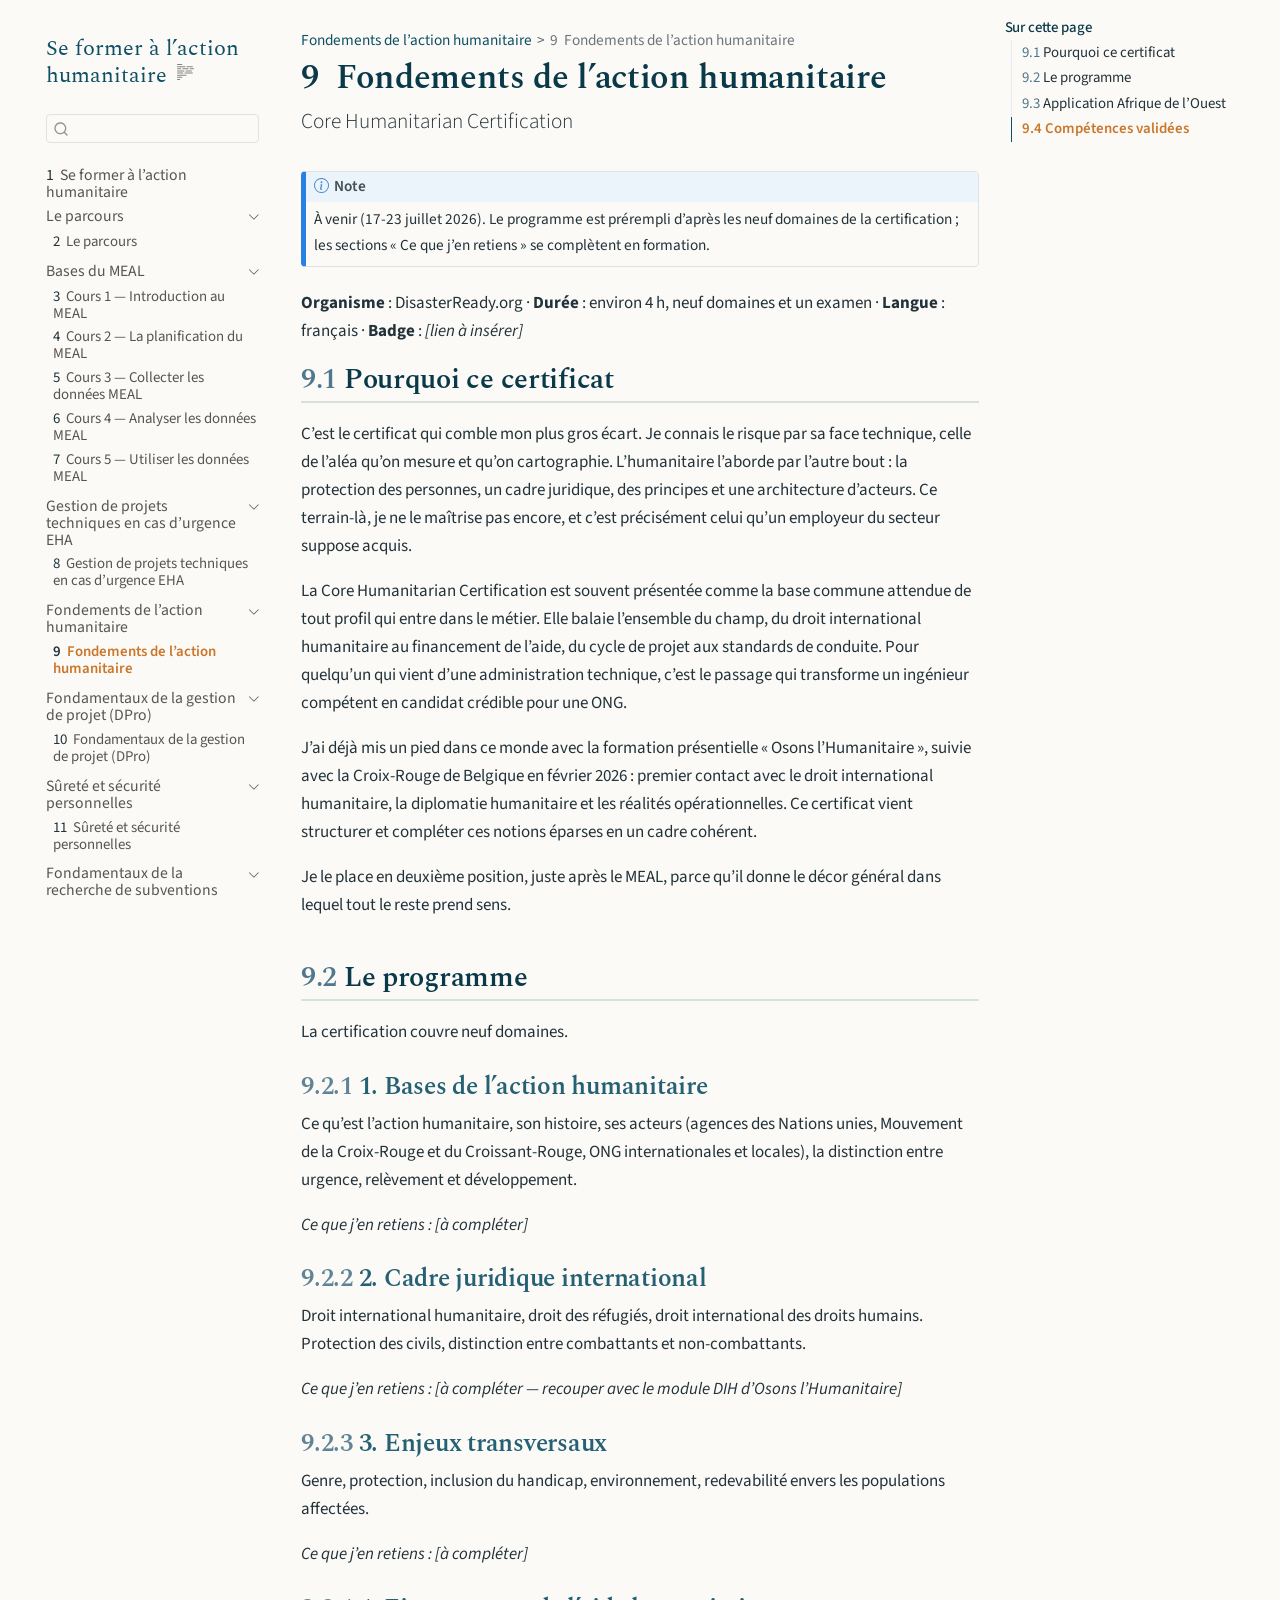
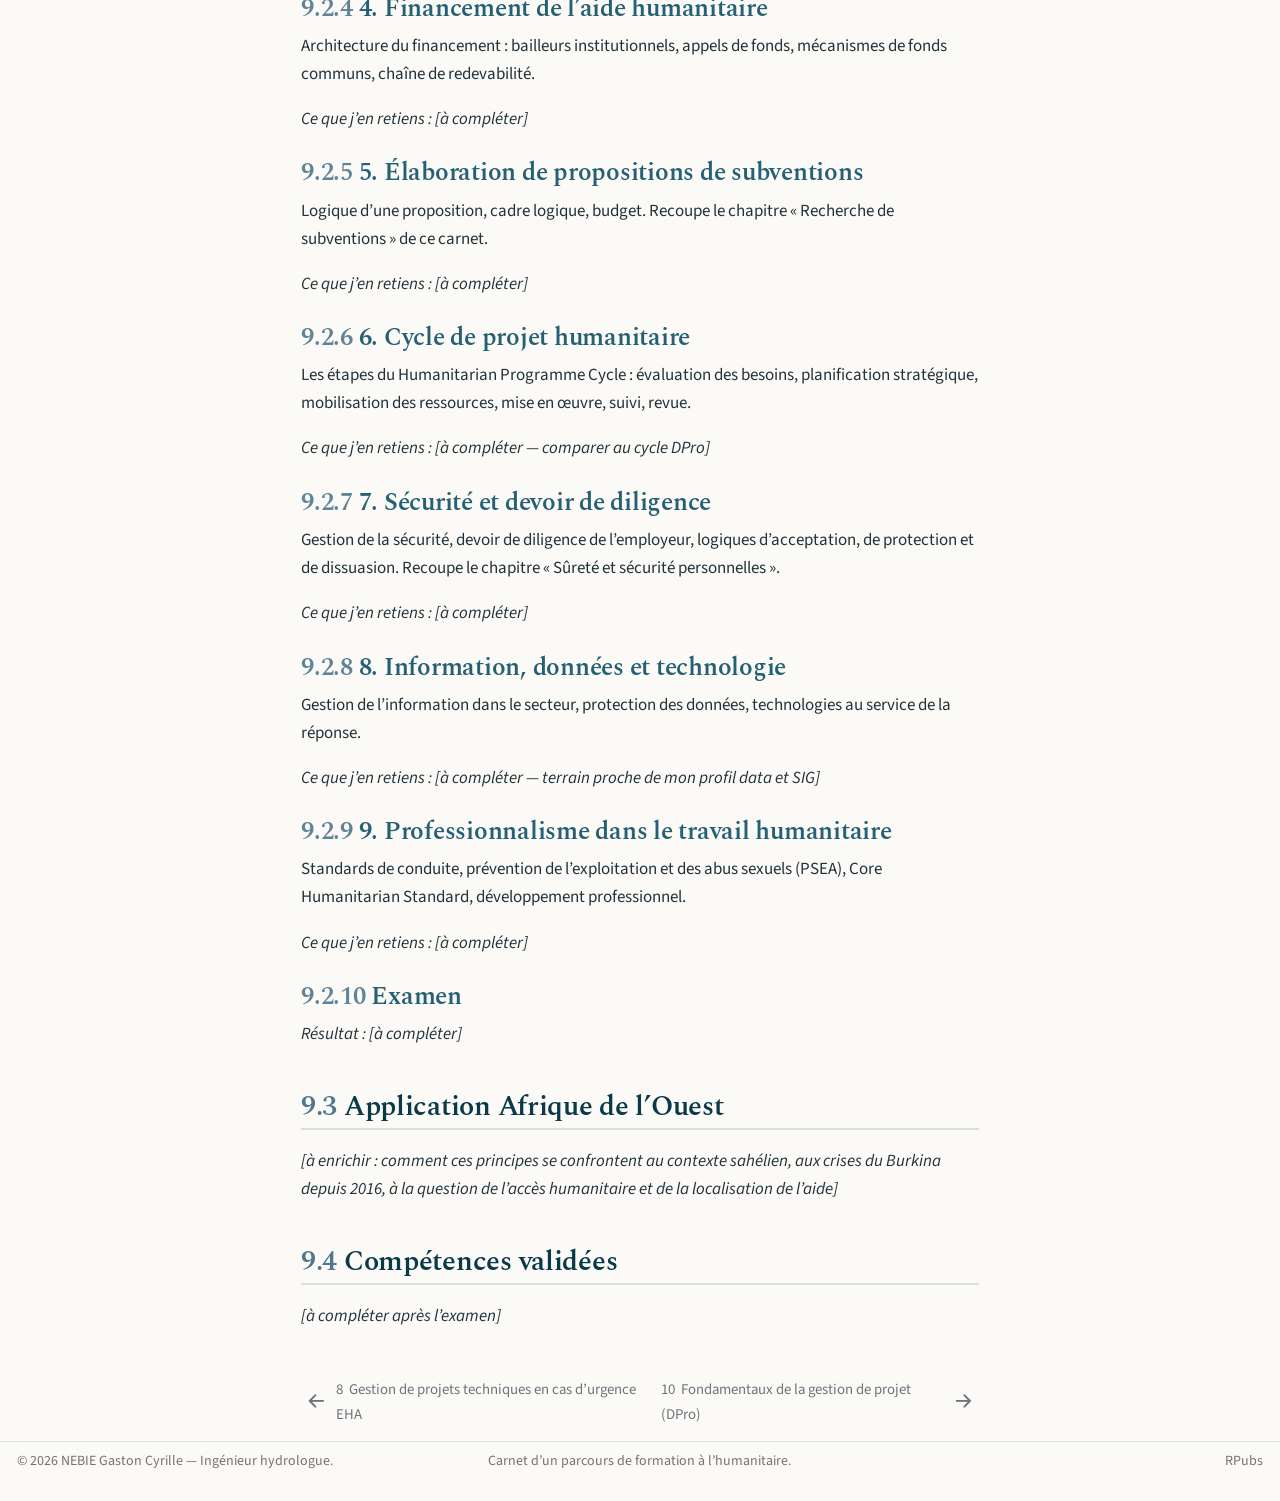
<file: docs/02_action_humanitaire.html>
<!DOCTYPE html>
<html xmlns="http://www.w3.org/1999/xhtml" lang="fr" xml:lang="fr"><head>

<meta charset="utf-8">
<meta name="generator" content="quarto-1.6.42">

<meta name="viewport" content="width=device-width, initial-scale=1.0, user-scalable=yes">


<title>9&nbsp; Fondements de l’action humanitaire – Se former à l'action humanitaire</title>
<style>
code{white-space: pre-wrap;}
span.smallcaps{font-variant: small-caps;}
div.columns{display: flex; gap: min(4vw, 1.5em);}
div.column{flex: auto; overflow-x: auto;}
div.hanging-indent{margin-left: 1.5em; text-indent: -1.5em;}
ul.task-list{list-style: none;}
ul.task-list li input[type="checkbox"] {
  width: 0.8em;
  margin: 0 0.8em 0.2em -1em; /* quarto-specific, see https://github.com/quarto-dev/quarto-cli/issues/4556 */ 
  vertical-align: middle;
}
</style>


<script src="site_libs/quarto-nav/quarto-nav.js"></script>
<script src="site_libs/quarto-nav/headroom.min.js"></script>
<script src="site_libs/clipboard/clipboard.min.js"></script>
<script src="site_libs/quarto-search/autocomplete.umd.js"></script>
<script src="site_libs/quarto-search/fuse.min.js"></script>
<script src="site_libs/quarto-search/quarto-search.js"></script>
<meta name="quarto:offset" content="./">
<link href="./03_gestion_projet.html" rel="next">
<link href="./06_wash_tpm.html" rel="prev">
<script src="site_libs/quarto-html/quarto.js"></script>
<script src="site_libs/quarto-html/popper.min.js"></script>
<script src="site_libs/quarto-html/tippy.umd.min.js"></script>
<script src="site_libs/quarto-html/anchor.min.js"></script>
<link href="site_libs/quarto-html/tippy.css" rel="stylesheet">
<link href="site_libs/quarto-html/quarto-syntax-highlighting-2f5df379a58b258e96c21c0638c20c03.css" rel="stylesheet" id="quarto-text-highlighting-styles">
<script src="site_libs/bootstrap/bootstrap.min.js"></script>
<link href="site_libs/bootstrap/bootstrap-icons.css" rel="stylesheet">
<link href="site_libs/bootstrap/bootstrap-fc1f64c0cba864bbd228f80e6de6ca9a.min.css" rel="stylesheet" append-hash="true" id="quarto-bootstrap" data-mode="light">
<script id="quarto-search-options" type="application/json">{
  "location": "sidebar",
  "copy-button": false,
  "collapse-after": 3,
  "panel-placement": "start",
  "type": "textbox",
  "limit": 50,
  "keyboard-shortcut": [
    "f",
    "/",
    "s"
  ],
  "show-item-context": false,
  "language": {
    "search-no-results-text": "Pas de résultats",
    "search-matching-documents-text": "documents trouvés",
    "search-copy-link-title": "Copier le lien vers la recherche",
    "search-hide-matches-text": "Cacher les correspondances additionnelles",
    "search-more-match-text": "correspondance de plus dans ce document",
    "search-more-matches-text": "correspondances de plus dans ce document",
    "search-clear-button-title": "Effacer",
    "search-text-placeholder": "",
    "search-detached-cancel-button-title": "Annuler",
    "search-submit-button-title": "Envoyer",
    "search-label": "Recherche"
  }
}</script>


</head>

<body class="nav-sidebar floating">

<div id="quarto-search-results"></div>
  <header id="quarto-header" class="headroom fixed-top">
  <nav class="quarto-secondary-nav">
    <div class="container-fluid d-flex">
      <button type="button" class="quarto-btn-toggle btn" data-bs-toggle="collapse" role="button" data-bs-target=".quarto-sidebar-collapse-item" aria-controls="quarto-sidebar" aria-expanded="false" aria-label="Basculer la barre latérale" onclick="if (window.quartoToggleHeadroom) { window.quartoToggleHeadroom(); }">
        <i class="bi bi-layout-text-sidebar-reverse"></i>
      </button>
        <nav class="quarto-page-breadcrumbs" aria-label="breadcrumb"><ol class="breadcrumb"><li class="breadcrumb-item"><a href="./02_action_humanitaire.html">Fondements de l’action humanitaire</a></li><li class="breadcrumb-item"><a href="./02_action_humanitaire.html"><span class="chapter-number">9</span>&nbsp; <span class="chapter-title">Fondements de l’action humanitaire</span></a></li></ol></nav>
        <a class="flex-grow-1" role="navigation" data-bs-toggle="collapse" data-bs-target=".quarto-sidebar-collapse-item" aria-controls="quarto-sidebar" aria-expanded="false" aria-label="Basculer la barre latérale" onclick="if (window.quartoToggleHeadroom) { window.quartoToggleHeadroom(); }">      
        </a>
      <button type="button" class="btn quarto-search-button" aria-label="Recherche" onclick="window.quartoOpenSearch();">
        <i class="bi bi-search"></i>
      </button>
    </div>
  </nav>
</header>
<!-- content -->
<div id="quarto-content" class="quarto-container page-columns page-rows-contents page-layout-article">
<!-- sidebar -->
  <nav id="quarto-sidebar" class="sidebar collapse collapse-horizontal quarto-sidebar-collapse-item sidebar-navigation floating overflow-auto">
    <div class="pt-lg-2 mt-2 text-left sidebar-header">
    <div class="sidebar-title mb-0 py-0">
      <a href="./">Se former à l’action humanitaire</a> 
        <div class="sidebar-tools-main">
  <a href="" class="quarto-reader-toggle quarto-navigation-tool px-1" onclick="window.quartoToggleReader(); return false;" title="Basculer en mode lecteur">
  <div class="quarto-reader-toggle-btn">
  <i class="bi"></i>
  </div>
</a>
</div>
    </div>
      </div>
        <div class="mt-2 flex-shrink-0 align-items-center">
        <div class="sidebar-search">
        <div id="quarto-search" class="" title="Recherche"></div>
        </div>
        </div>
    <div class="sidebar-menu-container"> 
    <ul class="list-unstyled mt-1">
        <li class="sidebar-item">
  <div class="sidebar-item-container"> 
  <a href="./index.html" class="sidebar-item-text sidebar-link">
 <span class="menu-text"><span class="chapter-number">1</span>&nbsp; <span class="chapter-title">Se former à l’action humanitaire</span></span></a>
  </div>
</li>
        <li class="sidebar-item sidebar-item-section">
      <div class="sidebar-item-container"> 
            <a class="sidebar-item-text sidebar-link text-start" data-bs-toggle="collapse" data-bs-target="#quarto-sidebar-section-1" role="navigation" aria-expanded="true">
 <span class="menu-text">Le parcours</span></a>
          <a class="sidebar-item-toggle text-start" data-bs-toggle="collapse" data-bs-target="#quarto-sidebar-section-1" role="navigation" aria-expanded="true" aria-label="Basculer la section">
            <i class="bi bi-chevron-right ms-2"></i>
          </a> 
      </div>
      <ul id="quarto-sidebar-section-1" class="collapse list-unstyled sidebar-section depth1 show">  
          <li class="sidebar-item">
  <div class="sidebar-item-container"> 
  <a href="./00_le_parcours.html" class="sidebar-item-text sidebar-link">
 <span class="menu-text"><span class="chapter-number">2</span>&nbsp; <span class="chapter-title">Le parcours</span></span></a>
  </div>
</li>
      </ul>
  </li>
        <li class="sidebar-item sidebar-item-section">
      <div class="sidebar-item-container"> 
            <a href="./01_meal.html" class="sidebar-item-text sidebar-link">
 <span class="menu-text">Bases du MEAL</span></a>
          <a class="sidebar-item-toggle text-start" data-bs-toggle="collapse" data-bs-target="#quarto-sidebar-section-2" role="navigation" aria-expanded="true" aria-label="Basculer la section">
            <i class="bi bi-chevron-right ms-2"></i>
          </a> 
      </div>
      <ul id="quarto-sidebar-section-2" class="collapse list-unstyled sidebar-section depth1 show">  
          <li class="sidebar-item">
  <div class="sidebar-item-container"> 
  <a href="./01_meal_c1_introduction.html" class="sidebar-item-text sidebar-link">
 <span class="menu-text"><span class="chapter-number">3</span>&nbsp; <span class="chapter-title">Cours 1 — Introduction au MEAL</span></span></a>
  </div>
</li>
          <li class="sidebar-item">
  <div class="sidebar-item-container"> 
  <a href="./01_meal_c2_planification.html" class="sidebar-item-text sidebar-link">
 <span class="menu-text"><span class="chapter-number">4</span>&nbsp; <span class="chapter-title">Cours 2 — La planification du MEAL</span></span></a>
  </div>
</li>
          <li class="sidebar-item">
  <div class="sidebar-item-container"> 
  <a href="./01_meal_c3_collecte.html" class="sidebar-item-text sidebar-link">
 <span class="menu-text"><span class="chapter-number">5</span>&nbsp; <span class="chapter-title">Cours 3 — Collecter les données MEAL</span></span></a>
  </div>
</li>
          <li class="sidebar-item">
  <div class="sidebar-item-container"> 
  <a href="./01_meal_c4_analyse.html" class="sidebar-item-text sidebar-link">
 <span class="menu-text"><span class="chapter-number">6</span>&nbsp; <span class="chapter-title">Cours 4 — Analyser les données MEAL</span></span></a>
  </div>
</li>
          <li class="sidebar-item">
  <div class="sidebar-item-container"> 
  <a href="./01_meal_c5_utilisation.html" class="sidebar-item-text sidebar-link">
 <span class="menu-text"><span class="chapter-number">7</span>&nbsp; <span class="chapter-title">Cours 5 — Utiliser les données MEAL</span></span></a>
  </div>
</li>
      </ul>
  </li>
        <li class="sidebar-item sidebar-item-section">
      <div class="sidebar-item-container"> 
            <a class="sidebar-item-text sidebar-link text-start" data-bs-toggle="collapse" data-bs-target="#quarto-sidebar-section-3" role="navigation" aria-expanded="true">
 <span class="menu-text">Gestion de projets techniques en cas d’urgence EHA</span></a>
          <a class="sidebar-item-toggle text-start" data-bs-toggle="collapse" data-bs-target="#quarto-sidebar-section-3" role="navigation" aria-expanded="true" aria-label="Basculer la section">
            <i class="bi bi-chevron-right ms-2"></i>
          </a> 
      </div>
      <ul id="quarto-sidebar-section-3" class="collapse list-unstyled sidebar-section depth1 show">  
          <li class="sidebar-item">
  <div class="sidebar-item-container"> 
  <a href="./06_wash_tpm.html" class="sidebar-item-text sidebar-link">
 <span class="menu-text"><span class="chapter-number">8</span>&nbsp; <span class="chapter-title">Gestion de projets techniques en cas d’urgence EHA</span></span></a>
  </div>
</li>
      </ul>
  </li>
        <li class="sidebar-item sidebar-item-section">
      <div class="sidebar-item-container"> 
            <a class="sidebar-item-text sidebar-link text-start" data-bs-toggle="collapse" data-bs-target="#quarto-sidebar-section-4" role="navigation" aria-expanded="true">
 <span class="menu-text">Fondements de l’action humanitaire</span></a>
          <a class="sidebar-item-toggle text-start" data-bs-toggle="collapse" data-bs-target="#quarto-sidebar-section-4" role="navigation" aria-expanded="true" aria-label="Basculer la section">
            <i class="bi bi-chevron-right ms-2"></i>
          </a> 
      </div>
      <ul id="quarto-sidebar-section-4" class="collapse list-unstyled sidebar-section depth1 show">  
          <li class="sidebar-item">
  <div class="sidebar-item-container"> 
  <a href="./02_action_humanitaire.html" class="sidebar-item-text sidebar-link active">
 <span class="menu-text"><span class="chapter-number">9</span>&nbsp; <span class="chapter-title">Fondements de l’action humanitaire</span></span></a>
  </div>
</li>
      </ul>
  </li>
        <li class="sidebar-item sidebar-item-section">
      <div class="sidebar-item-container"> 
            <a class="sidebar-item-text sidebar-link text-start" data-bs-toggle="collapse" data-bs-target="#quarto-sidebar-section-5" role="navigation" aria-expanded="true">
 <span class="menu-text">Fondamentaux de la gestion de projet (DPro)</span></a>
          <a class="sidebar-item-toggle text-start" data-bs-toggle="collapse" data-bs-target="#quarto-sidebar-section-5" role="navigation" aria-expanded="true" aria-label="Basculer la section">
            <i class="bi bi-chevron-right ms-2"></i>
          </a> 
      </div>
      <ul id="quarto-sidebar-section-5" class="collapse list-unstyled sidebar-section depth1 show">  
          <li class="sidebar-item">
  <div class="sidebar-item-container"> 
  <a href="./03_gestion_projet.html" class="sidebar-item-text sidebar-link">
 <span class="menu-text"><span class="chapter-number">10</span>&nbsp; <span class="chapter-title">Fondamentaux de la gestion de projet (DPro)</span></span></a>
  </div>
</li>
      </ul>
  </li>
        <li class="sidebar-item sidebar-item-section">
      <div class="sidebar-item-container"> 
            <a class="sidebar-item-text sidebar-link text-start" data-bs-toggle="collapse" data-bs-target="#quarto-sidebar-section-6" role="navigation" aria-expanded="true">
 <span class="menu-text">Sûreté et sécurité personnelles</span></a>
          <a class="sidebar-item-toggle text-start" data-bs-toggle="collapse" data-bs-target="#quarto-sidebar-section-6" role="navigation" aria-expanded="true" aria-label="Basculer la section">
            <i class="bi bi-chevron-right ms-2"></i>
          </a> 
      </div>
      <ul id="quarto-sidebar-section-6" class="collapse list-unstyled sidebar-section depth1 show">  
          <li class="sidebar-item">
  <div class="sidebar-item-container"> 
  <a href="./04_surete_securite.html" class="sidebar-item-text sidebar-link">
 <span class="menu-text"><span class="chapter-number">11</span>&nbsp; <span class="chapter-title">Sûreté et sécurité personnelles</span></span></a>
  </div>
</li>
      </ul>
  </li>
        <li class="sidebar-item sidebar-item-section">
      <div class="sidebar-item-container"> 
            <a class="sidebar-item-text sidebar-link text-start" data-bs-toggle="collapse" data-bs-target="#quarto-sidebar-section-7" role="navigation" aria-expanded="true">
 <span class="menu-text">Fondamentaux de la recherche de subventions</span></a>
          <a class="sidebar-item-toggle text-start" data-bs-toggle="collapse" data-bs-target="#quarto-sidebar-section-7" role="navigation" aria-expanded="true" aria-label="Basculer la section">
            <i class="bi bi-chevron-right ms-2"></i>
          </a> 
      </div>
      <ul id="quarto-sidebar-section-7" class="collapse list-unstyled sidebar-section depth1 show">  
          <li class="sidebar-item">
  <div class="sidebar-item-container"> 
  <a href="./05_recherche_subventions.html" class="sidebar-item-text sidebar-link">
 <span class="menu-text"><span class="chapter-number">12</span>&nbsp; <span class="chapter-title">Fondamentaux de la recherche de subventions</span></span></a>
  </div>
</li>
      </ul>
  </li>
    </ul>
    </div>
</nav>
<div id="quarto-sidebar-glass" class="quarto-sidebar-collapse-item" data-bs-toggle="collapse" data-bs-target=".quarto-sidebar-collapse-item"></div>
<!-- margin-sidebar -->
    <div id="quarto-margin-sidebar" class="sidebar margin-sidebar">
        <nav id="TOC" role="doc-toc" class="toc-active">
    <h2 id="toc-title">Sur cette page</h2>
   
  <ul>
  <li><a href="#pourquoi-ce-certificat" id="toc-pourquoi-ce-certificat" class="nav-link active" data-scroll-target="#pourquoi-ce-certificat"><span class="header-section-number">9.1</span> Pourquoi ce certificat</a></li>
  <li><a href="#le-programme" id="toc-le-programme" class="nav-link" data-scroll-target="#le-programme"><span class="header-section-number">9.2</span> Le programme</a>
  <ul class="collapse">
  <li><a href="#bases-de-laction-humanitaire" id="toc-bases-de-laction-humanitaire" class="nav-link" data-scroll-target="#bases-de-laction-humanitaire"><span class="header-section-number">9.2.1</span> 1. Bases de l’action humanitaire</a></li>
  <li><a href="#cadre-juridique-international" id="toc-cadre-juridique-international" class="nav-link" data-scroll-target="#cadre-juridique-international"><span class="header-section-number">9.2.2</span> 2. Cadre juridique international</a></li>
  <li><a href="#enjeux-transversaux" id="toc-enjeux-transversaux" class="nav-link" data-scroll-target="#enjeux-transversaux"><span class="header-section-number">9.2.3</span> 3. Enjeux transversaux</a></li>
  <li><a href="#financement-de-laide-humanitaire" id="toc-financement-de-laide-humanitaire" class="nav-link" data-scroll-target="#financement-de-laide-humanitaire"><span class="header-section-number">9.2.4</span> 4. Financement de l’aide humanitaire</a></li>
  <li><a href="#élaboration-de-propositions-de-subventions" id="toc-élaboration-de-propositions-de-subventions" class="nav-link" data-scroll-target="#élaboration-de-propositions-de-subventions"><span class="header-section-number">9.2.5</span> 5. Élaboration de propositions de subventions</a></li>
  <li><a href="#cycle-de-projet-humanitaire" id="toc-cycle-de-projet-humanitaire" class="nav-link" data-scroll-target="#cycle-de-projet-humanitaire"><span class="header-section-number">9.2.6</span> 6. Cycle de projet humanitaire</a></li>
  <li><a href="#sécurité-et-devoir-de-diligence" id="toc-sécurité-et-devoir-de-diligence" class="nav-link" data-scroll-target="#sécurité-et-devoir-de-diligence"><span class="header-section-number">9.2.7</span> 7. Sécurité et devoir de diligence</a></li>
  <li><a href="#information-données-et-technologie" id="toc-information-données-et-technologie" class="nav-link" data-scroll-target="#information-données-et-technologie"><span class="header-section-number">9.2.8</span> 8. Information, données et technologie</a></li>
  <li><a href="#professionnalisme-dans-le-travail-humanitaire" id="toc-professionnalisme-dans-le-travail-humanitaire" class="nav-link" data-scroll-target="#professionnalisme-dans-le-travail-humanitaire"><span class="header-section-number">9.2.9</span> 9. Professionnalisme dans le travail humanitaire</a></li>
  <li><a href="#examen" id="toc-examen" class="nav-link" data-scroll-target="#examen"><span class="header-section-number">9.2.10</span> Examen</a></li>
  </ul></li>
  <li><a href="#application-afrique-de-louest" id="toc-application-afrique-de-louest" class="nav-link" data-scroll-target="#application-afrique-de-louest"><span class="header-section-number">9.3</span> Application Afrique de l’Ouest</a></li>
  <li><a href="#compétences-validées" id="toc-compétences-validées" class="nav-link" data-scroll-target="#compétences-validées"><span class="header-section-number">9.4</span> Compétences validées</a></li>
  </ul>
</nav>
    </div>
<!-- main -->
<main class="content" id="quarto-document-content">

<header id="title-block-header" class="quarto-title-block default"><nav class="quarto-page-breadcrumbs quarto-title-breadcrumbs d-none d-lg-block" aria-label="breadcrumb"><ol class="breadcrumb"><li class="breadcrumb-item"><a href="./02_action_humanitaire.html">Fondements de l’action humanitaire</a></li><li class="breadcrumb-item"><a href="./02_action_humanitaire.html"><span class="chapter-number">9</span>&nbsp; <span class="chapter-title">Fondements de l’action humanitaire</span></a></li></ol></nav>
<div class="quarto-title">
<h1 class="title"><span class="chapter-number">9</span>&nbsp; <span class="chapter-title">Fondements de l’action humanitaire</span></h1>
<p class="subtitle lead">Core Humanitarian Certification</p>
</div>



<div class="quarto-title-meta">

    
  
    
  </div>
  


</header>


<div class="callout callout-style-default callout-note callout-titled">
<div class="callout-header d-flex align-content-center">
<div class="callout-icon-container">
<i class="callout-icon"></i>
</div>
<div class="callout-title-container flex-fill">
Note
</div>
</div>
<div class="callout-body-container callout-body">
<p>À venir (17-23 juillet 2026). Le programme est prérempli d’après les neuf domaines de la certification ; les sections « Ce que j’en retiens » se complètent en formation.</p>
</div>
</div>
<p><strong>Organisme</strong> : DisasterReady.org · <strong>Durée</strong> : environ 4 h, neuf domaines et un examen · <strong>Langue</strong> : français · <strong>Badge</strong> : <em>[lien à insérer]</em></p>
<section id="pourquoi-ce-certificat" class="level2" data-number="9.1">
<h2 data-number="9.1" class="anchored" data-anchor-id="pourquoi-ce-certificat"><span class="header-section-number">9.1</span> Pourquoi ce certificat</h2>
<p>C’est le certificat qui comble mon plus gros écart. Je connais le risque par sa face technique, celle de l’aléa qu’on mesure et qu’on cartographie. L’humanitaire l’aborde par l’autre bout : la protection des personnes, un cadre juridique, des principes et une architecture d’acteurs. Ce terrain-là, je ne le maîtrise pas encore, et c’est précisément celui qu’un employeur du secteur suppose acquis.</p>
<p>La Core Humanitarian Certification est souvent présentée comme la base commune attendue de tout profil qui entre dans le métier. Elle balaie l’ensemble du champ, du droit international humanitaire au financement de l’aide, du cycle de projet aux standards de conduite. Pour quelqu’un qui vient d’une administration technique, c’est le passage qui transforme un ingénieur compétent en candidat crédible pour une ONG.</p>
<p>J’ai déjà mis un pied dans ce monde avec la formation présentielle « Osons l’Humanitaire », suivie avec la Croix-Rouge de Belgique en février 2026 : premier contact avec le droit international humanitaire, la diplomatie humanitaire et les réalités opérationnelles. Ce certificat vient structurer et compléter ces notions éparses en un cadre cohérent.</p>
<p>Je le place en deuxième position, juste après le MEAL, parce qu’il donne le décor général dans lequel tout le reste prend sens.</p>
</section>
<section id="le-programme" class="level2" data-number="9.2">
<h2 data-number="9.2" class="anchored" data-anchor-id="le-programme"><span class="header-section-number">9.2</span> Le programme</h2>
<p>La certification couvre neuf domaines.</p>
<section id="bases-de-laction-humanitaire" class="level3" data-number="9.2.1">
<h3 data-number="9.2.1" class="anchored" data-anchor-id="bases-de-laction-humanitaire"><span class="header-section-number">9.2.1</span> 1. Bases de l’action humanitaire</h3>
<p>Ce qu’est l’action humanitaire, son histoire, ses acteurs (agences des Nations unies, Mouvement de la Croix-Rouge et du Croissant-Rouge, ONG internationales et locales), la distinction entre urgence, relèvement et développement.</p>
<p><em>Ce que j’en retiens : [à compléter]</em></p>
</section>
<section id="cadre-juridique-international" class="level3" data-number="9.2.2">
<h3 data-number="9.2.2" class="anchored" data-anchor-id="cadre-juridique-international"><span class="header-section-number">9.2.2</span> 2. Cadre juridique international</h3>
<p>Droit international humanitaire, droit des réfugiés, droit international des droits humains. Protection des civils, distinction entre combattants et non-combattants.</p>
<p><em>Ce que j’en retiens : [à compléter — recouper avec le module DIH d’Osons l’Humanitaire]</em></p>
</section>
<section id="enjeux-transversaux" class="level3" data-number="9.2.3">
<h3 data-number="9.2.3" class="anchored" data-anchor-id="enjeux-transversaux"><span class="header-section-number">9.2.3</span> 3. Enjeux transversaux</h3>
<p>Genre, protection, inclusion du handicap, environnement, redevabilité envers les populations affectées.</p>
<p><em>Ce que j’en retiens : [à compléter]</em></p>
</section>
<section id="financement-de-laide-humanitaire" class="level3" data-number="9.2.4">
<h3 data-number="9.2.4" class="anchored" data-anchor-id="financement-de-laide-humanitaire"><span class="header-section-number">9.2.4</span> 4. Financement de l’aide humanitaire</h3>
<p>Architecture du financement : bailleurs institutionnels, appels de fonds, mécanismes de fonds communs, chaîne de redevabilité.</p>
<p><em>Ce que j’en retiens : [à compléter]</em></p>
</section>
<section id="élaboration-de-propositions-de-subventions" class="level3" data-number="9.2.5">
<h3 data-number="9.2.5" class="anchored" data-anchor-id="élaboration-de-propositions-de-subventions"><span class="header-section-number">9.2.5</span> 5. Élaboration de propositions de subventions</h3>
<p>Logique d’une proposition, cadre logique, budget. Recoupe le chapitre « Recherche de subventions » de ce carnet.</p>
<p><em>Ce que j’en retiens : [à compléter]</em></p>
</section>
<section id="cycle-de-projet-humanitaire" class="level3" data-number="9.2.6">
<h3 data-number="9.2.6" class="anchored" data-anchor-id="cycle-de-projet-humanitaire"><span class="header-section-number">9.2.6</span> 6. Cycle de projet humanitaire</h3>
<p>Les étapes du Humanitarian Programme Cycle : évaluation des besoins, planification stratégique, mobilisation des ressources, mise en œuvre, suivi, revue.</p>
<p><em>Ce que j’en retiens : [à compléter — comparer au cycle DPro]</em></p>
</section>
<section id="sécurité-et-devoir-de-diligence" class="level3" data-number="9.2.7">
<h3 data-number="9.2.7" class="anchored" data-anchor-id="sécurité-et-devoir-de-diligence"><span class="header-section-number">9.2.7</span> 7. Sécurité et devoir de diligence</h3>
<p>Gestion de la sécurité, devoir de diligence de l’employeur, logiques d’acceptation, de protection et de dissuasion. Recoupe le chapitre « Sûreté et sécurité personnelles ».</p>
<p><em>Ce que j’en retiens : [à compléter]</em></p>
</section>
<section id="information-données-et-technologie" class="level3" data-number="9.2.8">
<h3 data-number="9.2.8" class="anchored" data-anchor-id="information-données-et-technologie"><span class="header-section-number">9.2.8</span> 8. Information, données et technologie</h3>
<p>Gestion de l’information dans le secteur, protection des données, technologies au service de la réponse.</p>
<p><em>Ce que j’en retiens : [à compléter — terrain proche de mon profil data et SIG]</em></p>
</section>
<section id="professionnalisme-dans-le-travail-humanitaire" class="level3" data-number="9.2.9">
<h3 data-number="9.2.9" class="anchored" data-anchor-id="professionnalisme-dans-le-travail-humanitaire"><span class="header-section-number">9.2.9</span> 9. Professionnalisme dans le travail humanitaire</h3>
<p>Standards de conduite, prévention de l’exploitation et des abus sexuels (PSEA), Core Humanitarian Standard, développement professionnel.</p>
<p><em>Ce que j’en retiens : [à compléter]</em></p>
</section>
<section id="examen" class="level3" data-number="9.2.10">
<h3 data-number="9.2.10" class="anchored" data-anchor-id="examen"><span class="header-section-number">9.2.10</span> Examen</h3>
<p><em>Résultat : [à compléter]</em></p>
</section>
</section>
<section id="application-afrique-de-louest" class="level2" data-number="9.3">
<h2 data-number="9.3" class="anchored" data-anchor-id="application-afrique-de-louest"><span class="header-section-number">9.3</span> Application Afrique de l’Ouest</h2>
<p><em>[à enrichir : comment ces principes se confrontent au contexte sahélien, aux crises du Burkina depuis 2016, à la question de l’accès humanitaire et de la localisation de l’aide]</em></p>
</section>
<section id="compétences-validées" class="level2" data-number="9.4">
<h2 data-number="9.4" class="anchored" data-anchor-id="compétences-validées"><span class="header-section-number">9.4</span> Compétences validées</h2>
<p><em>[à compléter après l’examen]</em></p>


</section>

</main> <!-- /main -->
<script id="quarto-html-after-body" type="application/javascript">
window.document.addEventListener("DOMContentLoaded", function (event) {
  const toggleBodyColorMode = (bsSheetEl) => {
    const mode = bsSheetEl.getAttribute("data-mode");
    const bodyEl = window.document.querySelector("body");
    if (mode === "dark") {
      bodyEl.classList.add("quarto-dark");
      bodyEl.classList.remove("quarto-light");
    } else {
      bodyEl.classList.add("quarto-light");
      bodyEl.classList.remove("quarto-dark");
    }
  }
  const toggleBodyColorPrimary = () => {
    const bsSheetEl = window.document.querySelector("link#quarto-bootstrap");
    if (bsSheetEl) {
      toggleBodyColorMode(bsSheetEl);
    }
  }
  toggleBodyColorPrimary();  
  const icon = "";
  const anchorJS = new window.AnchorJS();
  anchorJS.options = {
    placement: 'right',
    icon: icon
  };
  anchorJS.add('.anchored');
  const isCodeAnnotation = (el) => {
    for (const clz of el.classList) {
      if (clz.startsWith('code-annotation-')) {                     
        return true;
      }
    }
    return false;
  }
  const onCopySuccess = function(e) {
    // button target
    const button = e.trigger;
    // don't keep focus
    button.blur();
    // flash "checked"
    button.classList.add('code-copy-button-checked');
    var currentTitle = button.getAttribute("title");
    button.setAttribute("title", "Copié");
    let tooltip;
    if (window.bootstrap) {
      button.setAttribute("data-bs-toggle", "tooltip");
      button.setAttribute("data-bs-placement", "left");
      button.setAttribute("data-bs-title", "Copié");
      tooltip = new bootstrap.Tooltip(button, 
        { trigger: "manual", 
          customClass: "code-copy-button-tooltip",
          offset: [0, -8]});
      tooltip.show();    
    }
    setTimeout(function() {
      if (tooltip) {
        tooltip.hide();
        button.removeAttribute("data-bs-title");
        button.removeAttribute("data-bs-toggle");
        button.removeAttribute("data-bs-placement");
      }
      button.setAttribute("title", currentTitle);
      button.classList.remove('code-copy-button-checked');
    }, 1000);
    // clear code selection
    e.clearSelection();
  }
  const getTextToCopy = function(trigger) {
      const codeEl = trigger.previousElementSibling.cloneNode(true);
      for (const childEl of codeEl.children) {
        if (isCodeAnnotation(childEl)) {
          childEl.remove();
        }
      }
      return codeEl.innerText;
  }
  const clipboard = new window.ClipboardJS('.code-copy-button:not([data-in-quarto-modal])', {
    text: getTextToCopy
  });
  clipboard.on('success', onCopySuccess);
  if (window.document.getElementById('quarto-embedded-source-code-modal')) {
    const clipboardModal = new window.ClipboardJS('.code-copy-button[data-in-quarto-modal]', {
      text: getTextToCopy,
      container: window.document.getElementById('quarto-embedded-source-code-modal')
    });
    clipboardModal.on('success', onCopySuccess);
  }
    var localhostRegex = new RegExp(/^(?:http|https):\/\/localhost\:?[0-9]*\//);
    var mailtoRegex = new RegExp(/^mailto:/);
      var filterRegex = new RegExp('/' + window.location.host + '/');
    var isInternal = (href) => {
        return filterRegex.test(href) || localhostRegex.test(href) || mailtoRegex.test(href);
    }
    // Inspect non-navigation links and adorn them if external
 	var links = window.document.querySelectorAll('a[href]:not(.nav-link):not(.navbar-brand):not(.toc-action):not(.sidebar-link):not(.sidebar-item-toggle):not(.pagination-link):not(.no-external):not([aria-hidden]):not(.dropdown-item):not(.quarto-navigation-tool):not(.about-link)');
    for (var i=0; i<links.length; i++) {
      const link = links[i];
      if (!isInternal(link.href)) {
        // undo the damage that might have been done by quarto-nav.js in the case of
        // links that we want to consider external
        if (link.dataset.originalHref !== undefined) {
          link.href = link.dataset.originalHref;
        }
      }
    }
  function tippyHover(el, contentFn, onTriggerFn, onUntriggerFn) {
    const config = {
      allowHTML: true,
      maxWidth: 500,
      delay: 100,
      arrow: false,
      appendTo: function(el) {
          return el.parentElement;
      },
      interactive: true,
      interactiveBorder: 10,
      theme: 'quarto',
      placement: 'bottom-start',
    };
    if (contentFn) {
      config.content = contentFn;
    }
    if (onTriggerFn) {
      config.onTrigger = onTriggerFn;
    }
    if (onUntriggerFn) {
      config.onUntrigger = onUntriggerFn;
    }
    window.tippy(el, config); 
  }
  const noterefs = window.document.querySelectorAll('a[role="doc-noteref"]');
  for (var i=0; i<noterefs.length; i++) {
    const ref = noterefs[i];
    tippyHover(ref, function() {
      // use id or data attribute instead here
      let href = ref.getAttribute('data-footnote-href') || ref.getAttribute('href');
      try { href = new URL(href).hash; } catch {}
      const id = href.replace(/^#\/?/, "");
      const note = window.document.getElementById(id);
      if (note) {
        return note.innerHTML;
      } else {
        return "";
      }
    });
  }
  const xrefs = window.document.querySelectorAll('a.quarto-xref');
  const processXRef = (id, note) => {
    // Strip column container classes
    const stripColumnClz = (el) => {
      el.classList.remove("page-full", "page-columns");
      if (el.children) {
        for (const child of el.children) {
          stripColumnClz(child);
        }
      }
    }
    stripColumnClz(note)
    if (id === null || id.startsWith('sec-')) {
      // Special case sections, only their first couple elements
      const container = document.createElement("div");
      if (note.children && note.children.length > 2) {
        container.appendChild(note.children[0].cloneNode(true));
        for (let i = 1; i < note.children.length; i++) {
          const child = note.children[i];
          if (child.tagName === "P" && child.innerText === "") {
            continue;
          } else {
            container.appendChild(child.cloneNode(true));
            break;
          }
        }
        if (window.Quarto?.typesetMath) {
          window.Quarto.typesetMath(container);
        }
        return container.innerHTML
      } else {
        if (window.Quarto?.typesetMath) {
          window.Quarto.typesetMath(note);
        }
        return note.innerHTML;
      }
    } else {
      // Remove any anchor links if they are present
      const anchorLink = note.querySelector('a.anchorjs-link');
      if (anchorLink) {
        anchorLink.remove();
      }
      if (window.Quarto?.typesetMath) {
        window.Quarto.typesetMath(note);
      }
      if (note.classList.contains("callout")) {
        return note.outerHTML;
      } else {
        return note.innerHTML;
      }
    }
  }
  for (var i=0; i<xrefs.length; i++) {
    const xref = xrefs[i];
    tippyHover(xref, undefined, function(instance) {
      instance.disable();
      let url = xref.getAttribute('href');
      let hash = undefined; 
      if (url.startsWith('#')) {
        hash = url;
      } else {
        try { hash = new URL(url).hash; } catch {}
      }
      if (hash) {
        const id = hash.replace(/^#\/?/, "");
        const note = window.document.getElementById(id);
        if (note !== null) {
          try {
            const html = processXRef(id, note.cloneNode(true));
            instance.setContent(html);
          } finally {
            instance.enable();
            instance.show();
          }
        } else {
          // See if we can fetch this
          fetch(url.split('#')[0])
          .then(res => res.text())
          .then(html => {
            const parser = new DOMParser();
            const htmlDoc = parser.parseFromString(html, "text/html");
            const note = htmlDoc.getElementById(id);
            if (note !== null) {
              const html = processXRef(id, note);
              instance.setContent(html);
            } 
          }).finally(() => {
            instance.enable();
            instance.show();
          });
        }
      } else {
        // See if we can fetch a full url (with no hash to target)
        // This is a special case and we should probably do some content thinning / targeting
        fetch(url)
        .then(res => res.text())
        .then(html => {
          const parser = new DOMParser();
          const htmlDoc = parser.parseFromString(html, "text/html");
          const note = htmlDoc.querySelector('main.content');
          if (note !== null) {
            // This should only happen for chapter cross references
            // (since there is no id in the URL)
            // remove the first header
            if (note.children.length > 0 && note.children[0].tagName === "HEADER") {
              note.children[0].remove();
            }
            const html = processXRef(null, note);
            instance.setContent(html);
          } 
        }).finally(() => {
          instance.enable();
          instance.show();
        });
      }
    }, function(instance) {
    });
  }
      let selectedAnnoteEl;
      const selectorForAnnotation = ( cell, annotation) => {
        let cellAttr = 'data-code-cell="' + cell + '"';
        let lineAttr = 'data-code-annotation="' +  annotation + '"';
        const selector = 'span[' + cellAttr + '][' + lineAttr + ']';
        return selector;
      }
      const selectCodeLines = (annoteEl) => {
        const doc = window.document;
        const targetCell = annoteEl.getAttribute("data-target-cell");
        const targetAnnotation = annoteEl.getAttribute("data-target-annotation");
        const annoteSpan = window.document.querySelector(selectorForAnnotation(targetCell, targetAnnotation));
        const lines = annoteSpan.getAttribute("data-code-lines").split(",");
        const lineIds = lines.map((line) => {
          return targetCell + "-" + line;
        })
        let top = null;
        let height = null;
        let parent = null;
        if (lineIds.length > 0) {
            //compute the position of the single el (top and bottom and make a div)
            const el = window.document.getElementById(lineIds[0]);
            top = el.offsetTop;
            height = el.offsetHeight;
            parent = el.parentElement.parentElement;
          if (lineIds.length > 1) {
            const lastEl = window.document.getElementById(lineIds[lineIds.length - 1]);
            const bottom = lastEl.offsetTop + lastEl.offsetHeight;
            height = bottom - top;
          }
          if (top !== null && height !== null && parent !== null) {
            // cook up a div (if necessary) and position it 
            let div = window.document.getElementById("code-annotation-line-highlight");
            if (div === null) {
              div = window.document.createElement("div");
              div.setAttribute("id", "code-annotation-line-highlight");
              div.style.position = 'absolute';
              parent.appendChild(div);
            }
            div.style.top = top - 2 + "px";
            div.style.height = height + 4 + "px";
            div.style.left = 0;
            let gutterDiv = window.document.getElementById("code-annotation-line-highlight-gutter");
            if (gutterDiv === null) {
              gutterDiv = window.document.createElement("div");
              gutterDiv.setAttribute("id", "code-annotation-line-highlight-gutter");
              gutterDiv.style.position = 'absolute';
              const codeCell = window.document.getElementById(targetCell);
              const gutter = codeCell.querySelector('.code-annotation-gutter');
              gutter.appendChild(gutterDiv);
            }
            gutterDiv.style.top = top - 2 + "px";
            gutterDiv.style.height = height + 4 + "px";
          }
          selectedAnnoteEl = annoteEl;
        }
      };
      const unselectCodeLines = () => {
        const elementsIds = ["code-annotation-line-highlight", "code-annotation-line-highlight-gutter"];
        elementsIds.forEach((elId) => {
          const div = window.document.getElementById(elId);
          if (div) {
            div.remove();
          }
        });
        selectedAnnoteEl = undefined;
      };
        // Handle positioning of the toggle
    window.addEventListener(
      "resize",
      throttle(() => {
        elRect = undefined;
        if (selectedAnnoteEl) {
          selectCodeLines(selectedAnnoteEl);
        }
      }, 10)
    );
    function throttle(fn, ms) {
    let throttle = false;
    let timer;
      return (...args) => {
        if(!throttle) { // first call gets through
            fn.apply(this, args);
            throttle = true;
        } else { // all the others get throttled
            if(timer) clearTimeout(timer); // cancel #2
            timer = setTimeout(() => {
              fn.apply(this, args);
              timer = throttle = false;
            }, ms);
        }
      };
    }
      // Attach click handler to the DT
      const annoteDls = window.document.querySelectorAll('dt[data-target-cell]');
      for (const annoteDlNode of annoteDls) {
        annoteDlNode.addEventListener('click', (event) => {
          const clickedEl = event.target;
          if (clickedEl !== selectedAnnoteEl) {
            unselectCodeLines();
            const activeEl = window.document.querySelector('dt[data-target-cell].code-annotation-active');
            if (activeEl) {
              activeEl.classList.remove('code-annotation-active');
            }
            selectCodeLines(clickedEl);
            clickedEl.classList.add('code-annotation-active');
          } else {
            // Unselect the line
            unselectCodeLines();
            clickedEl.classList.remove('code-annotation-active');
          }
        });
      }
  const findCites = (el) => {
    const parentEl = el.parentElement;
    if (parentEl) {
      const cites = parentEl.dataset.cites;
      if (cites) {
        return {
          el,
          cites: cites.split(' ')
        };
      } else {
        return findCites(el.parentElement)
      }
    } else {
      return undefined;
    }
  };
  var bibliorefs = window.document.querySelectorAll('a[role="doc-biblioref"]');
  for (var i=0; i<bibliorefs.length; i++) {
    const ref = bibliorefs[i];
    const citeInfo = findCites(ref);
    if (citeInfo) {
      tippyHover(citeInfo.el, function() {
        var popup = window.document.createElement('div');
        citeInfo.cites.forEach(function(cite) {
          var citeDiv = window.document.createElement('div');
          citeDiv.classList.add('hanging-indent');
          citeDiv.classList.add('csl-entry');
          var biblioDiv = window.document.getElementById('ref-' + cite);
          if (biblioDiv) {
            citeDiv.innerHTML = biblioDiv.innerHTML;
          }
          popup.appendChild(citeDiv);
        });
        return popup.innerHTML;
      });
    }
  }
});
</script>
<nav class="page-navigation">
  <div class="nav-page nav-page-previous">
      <a href="./06_wash_tpm.html" class="pagination-link" aria-label="Gestion de projets techniques en cas d'urgence EHA">
        <i class="bi bi-arrow-left-short"></i> <span class="nav-page-text"><span class="chapter-number">8</span>&nbsp; <span class="chapter-title">Gestion de projets techniques en cas d’urgence EHA</span></span>
      </a>          
  </div>
  <div class="nav-page nav-page-next">
      <a href="./03_gestion_projet.html" class="pagination-link" aria-label="Fondamentaux de la gestion de projet (DPro)">
        <span class="nav-page-text"><span class="chapter-number">10</span>&nbsp; <span class="chapter-title">Fondamentaux de la gestion de projet (DPro)</span></span> <i class="bi bi-arrow-right-short"></i>
      </a>
  </div>
</nav>
</div> <!-- /content -->
<footer class="footer">
  <div class="nav-footer">
    <div class="nav-footer-left">
<p>© 2026 NEBIE Gaston Cyrille — Ingénieur hydrologue.</p>
</div>   
    <div class="nav-footer-center">
<p>Carnet d’un parcours de formation à l’humanitaire.</p>
</div>
    <div class="nav-footer-right">
<p><a href="https://rpubs.com/nebiegc">RPubs</a></p>
</div>
  </div>
</footer>




</body></html>
</file>
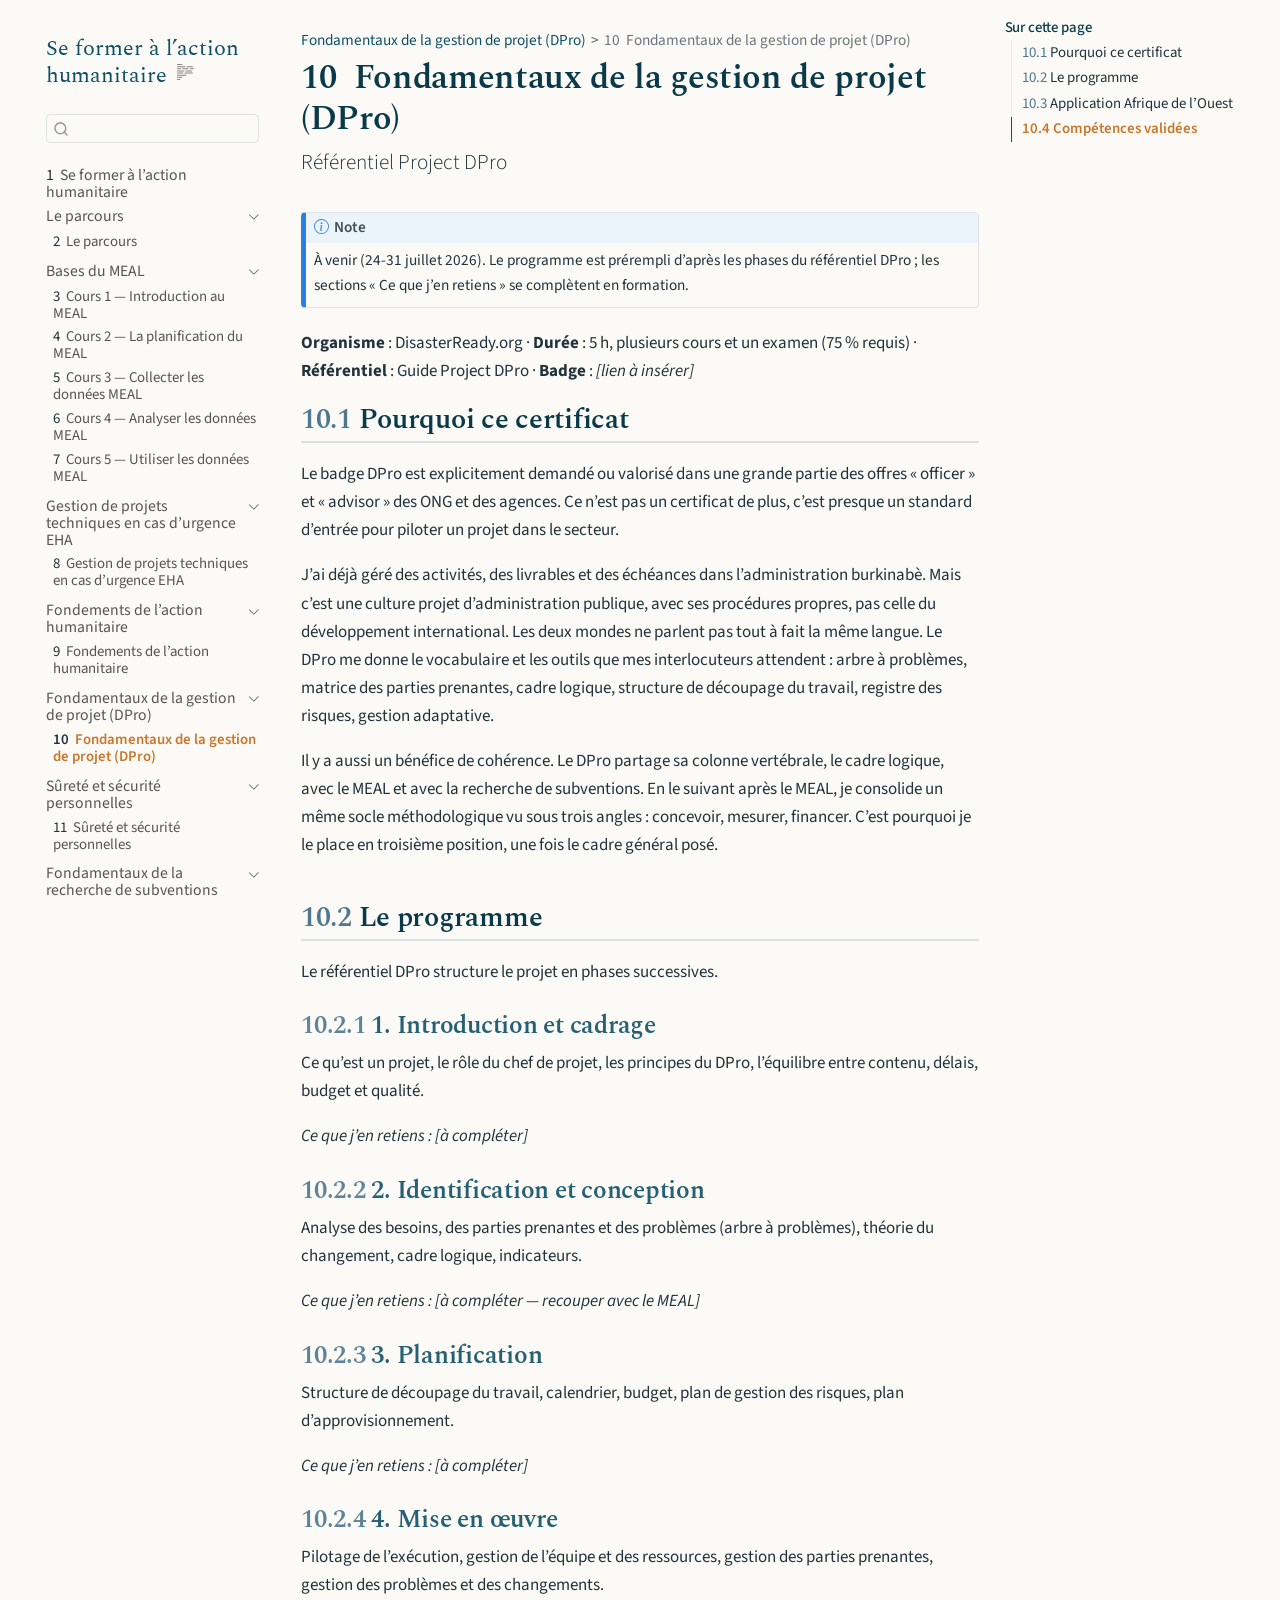
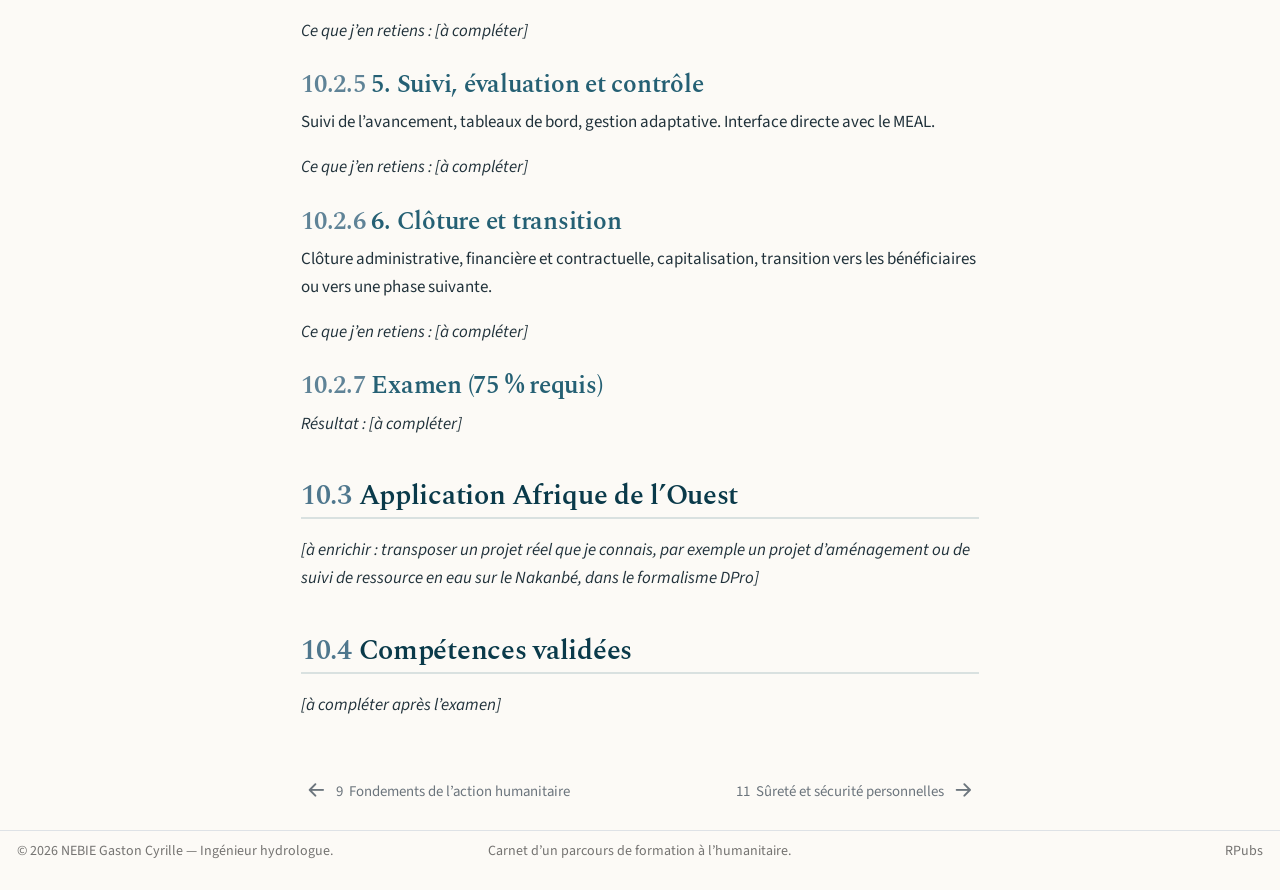
<file: docs/03_gestion_projet.html>
<!DOCTYPE html>
<html xmlns="http://www.w3.org/1999/xhtml" lang="fr" xml:lang="fr"><head>

<meta charset="utf-8">
<meta name="generator" content="quarto-1.6.42">

<meta name="viewport" content="width=device-width, initial-scale=1.0, user-scalable=yes">


<title>10&nbsp; Fondamentaux de la gestion de projet (DPro) – Se former à l'action humanitaire</title>
<style>
code{white-space: pre-wrap;}
span.smallcaps{font-variant: small-caps;}
div.columns{display: flex; gap: min(4vw, 1.5em);}
div.column{flex: auto; overflow-x: auto;}
div.hanging-indent{margin-left: 1.5em; text-indent: -1.5em;}
ul.task-list{list-style: none;}
ul.task-list li input[type="checkbox"] {
  width: 0.8em;
  margin: 0 0.8em 0.2em -1em; /* quarto-specific, see https://github.com/quarto-dev/quarto-cli/issues/4556 */ 
  vertical-align: middle;
}
</style>


<script src="site_libs/quarto-nav/quarto-nav.js"></script>
<script src="site_libs/quarto-nav/headroom.min.js"></script>
<script src="site_libs/clipboard/clipboard.min.js"></script>
<script src="site_libs/quarto-search/autocomplete.umd.js"></script>
<script src="site_libs/quarto-search/fuse.min.js"></script>
<script src="site_libs/quarto-search/quarto-search.js"></script>
<meta name="quarto:offset" content="./">
<link href="./04_surete_securite.html" rel="next">
<link href="./02_action_humanitaire.html" rel="prev">
<script src="site_libs/quarto-html/quarto.js"></script>
<script src="site_libs/quarto-html/popper.min.js"></script>
<script src="site_libs/quarto-html/tippy.umd.min.js"></script>
<script src="site_libs/quarto-html/anchor.min.js"></script>
<link href="site_libs/quarto-html/tippy.css" rel="stylesheet">
<link href="site_libs/quarto-html/quarto-syntax-highlighting-2f5df379a58b258e96c21c0638c20c03.css" rel="stylesheet" id="quarto-text-highlighting-styles">
<script src="site_libs/bootstrap/bootstrap.min.js"></script>
<link href="site_libs/bootstrap/bootstrap-icons.css" rel="stylesheet">
<link href="site_libs/bootstrap/bootstrap-fc1f64c0cba864bbd228f80e6de6ca9a.min.css" rel="stylesheet" append-hash="true" id="quarto-bootstrap" data-mode="light">
<script id="quarto-search-options" type="application/json">{
  "location": "sidebar",
  "copy-button": false,
  "collapse-after": 3,
  "panel-placement": "start",
  "type": "textbox",
  "limit": 50,
  "keyboard-shortcut": [
    "f",
    "/",
    "s"
  ],
  "show-item-context": false,
  "language": {
    "search-no-results-text": "Pas de résultats",
    "search-matching-documents-text": "documents trouvés",
    "search-copy-link-title": "Copier le lien vers la recherche",
    "search-hide-matches-text": "Cacher les correspondances additionnelles",
    "search-more-match-text": "correspondance de plus dans ce document",
    "search-more-matches-text": "correspondances de plus dans ce document",
    "search-clear-button-title": "Effacer",
    "search-text-placeholder": "",
    "search-detached-cancel-button-title": "Annuler",
    "search-submit-button-title": "Envoyer",
    "search-label": "Recherche"
  }
}</script>


</head>

<body class="nav-sidebar floating">

<div id="quarto-search-results"></div>
  <header id="quarto-header" class="headroom fixed-top">
  <nav class="quarto-secondary-nav">
    <div class="container-fluid d-flex">
      <button type="button" class="quarto-btn-toggle btn" data-bs-toggle="collapse" role="button" data-bs-target=".quarto-sidebar-collapse-item" aria-controls="quarto-sidebar" aria-expanded="false" aria-label="Basculer la barre latérale" onclick="if (window.quartoToggleHeadroom) { window.quartoToggleHeadroom(); }">
        <i class="bi bi-layout-text-sidebar-reverse"></i>
      </button>
        <nav class="quarto-page-breadcrumbs" aria-label="breadcrumb"><ol class="breadcrumb"><li class="breadcrumb-item"><a href="./03_gestion_projet.html">Fondamentaux de la gestion de projet (DPro)</a></li><li class="breadcrumb-item"><a href="./03_gestion_projet.html"><span class="chapter-number">10</span>&nbsp; <span class="chapter-title">Fondamentaux de la gestion de projet (DPro)</span></a></li></ol></nav>
        <a class="flex-grow-1" role="navigation" data-bs-toggle="collapse" data-bs-target=".quarto-sidebar-collapse-item" aria-controls="quarto-sidebar" aria-expanded="false" aria-label="Basculer la barre latérale" onclick="if (window.quartoToggleHeadroom) { window.quartoToggleHeadroom(); }">      
        </a>
      <button type="button" class="btn quarto-search-button" aria-label="Recherche" onclick="window.quartoOpenSearch();">
        <i class="bi bi-search"></i>
      </button>
    </div>
  </nav>
</header>
<!-- content -->
<div id="quarto-content" class="quarto-container page-columns page-rows-contents page-layout-article">
<!-- sidebar -->
  <nav id="quarto-sidebar" class="sidebar collapse collapse-horizontal quarto-sidebar-collapse-item sidebar-navigation floating overflow-auto">
    <div class="pt-lg-2 mt-2 text-left sidebar-header">
    <div class="sidebar-title mb-0 py-0">
      <a href="./">Se former à l’action humanitaire</a> 
        <div class="sidebar-tools-main">
  <a href="" class="quarto-reader-toggle quarto-navigation-tool px-1" onclick="window.quartoToggleReader(); return false;" title="Basculer en mode lecteur">
  <div class="quarto-reader-toggle-btn">
  <i class="bi"></i>
  </div>
</a>
</div>
    </div>
      </div>
        <div class="mt-2 flex-shrink-0 align-items-center">
        <div class="sidebar-search">
        <div id="quarto-search" class="" title="Recherche"></div>
        </div>
        </div>
    <div class="sidebar-menu-container"> 
    <ul class="list-unstyled mt-1">
        <li class="sidebar-item">
  <div class="sidebar-item-container"> 
  <a href="./index.html" class="sidebar-item-text sidebar-link">
 <span class="menu-text"><span class="chapter-number">1</span>&nbsp; <span class="chapter-title">Se former à l’action humanitaire</span></span></a>
  </div>
</li>
        <li class="sidebar-item sidebar-item-section">
      <div class="sidebar-item-container"> 
            <a class="sidebar-item-text sidebar-link text-start" data-bs-toggle="collapse" data-bs-target="#quarto-sidebar-section-1" role="navigation" aria-expanded="true">
 <span class="menu-text">Le parcours</span></a>
          <a class="sidebar-item-toggle text-start" data-bs-toggle="collapse" data-bs-target="#quarto-sidebar-section-1" role="navigation" aria-expanded="true" aria-label="Basculer la section">
            <i class="bi bi-chevron-right ms-2"></i>
          </a> 
      </div>
      <ul id="quarto-sidebar-section-1" class="collapse list-unstyled sidebar-section depth1 show">  
          <li class="sidebar-item">
  <div class="sidebar-item-container"> 
  <a href="./00_le_parcours.html" class="sidebar-item-text sidebar-link">
 <span class="menu-text"><span class="chapter-number">2</span>&nbsp; <span class="chapter-title">Le parcours</span></span></a>
  </div>
</li>
      </ul>
  </li>
        <li class="sidebar-item sidebar-item-section">
      <div class="sidebar-item-container"> 
            <a href="./01_meal.html" class="sidebar-item-text sidebar-link">
 <span class="menu-text">Bases du MEAL</span></a>
          <a class="sidebar-item-toggle text-start" data-bs-toggle="collapse" data-bs-target="#quarto-sidebar-section-2" role="navigation" aria-expanded="true" aria-label="Basculer la section">
            <i class="bi bi-chevron-right ms-2"></i>
          </a> 
      </div>
      <ul id="quarto-sidebar-section-2" class="collapse list-unstyled sidebar-section depth1 show">  
          <li class="sidebar-item">
  <div class="sidebar-item-container"> 
  <a href="./01_meal_c1_introduction.html" class="sidebar-item-text sidebar-link">
 <span class="menu-text"><span class="chapter-number">3</span>&nbsp; <span class="chapter-title">Cours 1 — Introduction au MEAL</span></span></a>
  </div>
</li>
          <li class="sidebar-item">
  <div class="sidebar-item-container"> 
  <a href="./01_meal_c2_planification.html" class="sidebar-item-text sidebar-link">
 <span class="menu-text"><span class="chapter-number">4</span>&nbsp; <span class="chapter-title">Cours 2 — La planification du MEAL</span></span></a>
  </div>
</li>
          <li class="sidebar-item">
  <div class="sidebar-item-container"> 
  <a href="./01_meal_c3_collecte.html" class="sidebar-item-text sidebar-link">
 <span class="menu-text"><span class="chapter-number">5</span>&nbsp; <span class="chapter-title">Cours 3 — Collecter les données MEAL</span></span></a>
  </div>
</li>
          <li class="sidebar-item">
  <div class="sidebar-item-container"> 
  <a href="./01_meal_c4_analyse.html" class="sidebar-item-text sidebar-link">
 <span class="menu-text"><span class="chapter-number">6</span>&nbsp; <span class="chapter-title">Cours 4 — Analyser les données MEAL</span></span></a>
  </div>
</li>
          <li class="sidebar-item">
  <div class="sidebar-item-container"> 
  <a href="./01_meal_c5_utilisation.html" class="sidebar-item-text sidebar-link">
 <span class="menu-text"><span class="chapter-number">7</span>&nbsp; <span class="chapter-title">Cours 5 — Utiliser les données MEAL</span></span></a>
  </div>
</li>
      </ul>
  </li>
        <li class="sidebar-item sidebar-item-section">
      <div class="sidebar-item-container"> 
            <a class="sidebar-item-text sidebar-link text-start" data-bs-toggle="collapse" data-bs-target="#quarto-sidebar-section-3" role="navigation" aria-expanded="true">
 <span class="menu-text">Gestion de projets techniques en cas d’urgence EHA</span></a>
          <a class="sidebar-item-toggle text-start" data-bs-toggle="collapse" data-bs-target="#quarto-sidebar-section-3" role="navigation" aria-expanded="true" aria-label="Basculer la section">
            <i class="bi bi-chevron-right ms-2"></i>
          </a> 
      </div>
      <ul id="quarto-sidebar-section-3" class="collapse list-unstyled sidebar-section depth1 show">  
          <li class="sidebar-item">
  <div class="sidebar-item-container"> 
  <a href="./06_wash_tpm.html" class="sidebar-item-text sidebar-link">
 <span class="menu-text"><span class="chapter-number">8</span>&nbsp; <span class="chapter-title">Gestion de projets techniques en cas d’urgence EHA</span></span></a>
  </div>
</li>
      </ul>
  </li>
        <li class="sidebar-item sidebar-item-section">
      <div class="sidebar-item-container"> 
            <a class="sidebar-item-text sidebar-link text-start" data-bs-toggle="collapse" data-bs-target="#quarto-sidebar-section-4" role="navigation" aria-expanded="true">
 <span class="menu-text">Fondements de l’action humanitaire</span></a>
          <a class="sidebar-item-toggle text-start" data-bs-toggle="collapse" data-bs-target="#quarto-sidebar-section-4" role="navigation" aria-expanded="true" aria-label="Basculer la section">
            <i class="bi bi-chevron-right ms-2"></i>
          </a> 
      </div>
      <ul id="quarto-sidebar-section-4" class="collapse list-unstyled sidebar-section depth1 show">  
          <li class="sidebar-item">
  <div class="sidebar-item-container"> 
  <a href="./02_action_humanitaire.html" class="sidebar-item-text sidebar-link">
 <span class="menu-text"><span class="chapter-number">9</span>&nbsp; <span class="chapter-title">Fondements de l’action humanitaire</span></span></a>
  </div>
</li>
      </ul>
  </li>
        <li class="sidebar-item sidebar-item-section">
      <div class="sidebar-item-container"> 
            <a class="sidebar-item-text sidebar-link text-start" data-bs-toggle="collapse" data-bs-target="#quarto-sidebar-section-5" role="navigation" aria-expanded="true">
 <span class="menu-text">Fondamentaux de la gestion de projet (DPro)</span></a>
          <a class="sidebar-item-toggle text-start" data-bs-toggle="collapse" data-bs-target="#quarto-sidebar-section-5" role="navigation" aria-expanded="true" aria-label="Basculer la section">
            <i class="bi bi-chevron-right ms-2"></i>
          </a> 
      </div>
      <ul id="quarto-sidebar-section-5" class="collapse list-unstyled sidebar-section depth1 show">  
          <li class="sidebar-item">
  <div class="sidebar-item-container"> 
  <a href="./03_gestion_projet.html" class="sidebar-item-text sidebar-link active">
 <span class="menu-text"><span class="chapter-number">10</span>&nbsp; <span class="chapter-title">Fondamentaux de la gestion de projet (DPro)</span></span></a>
  </div>
</li>
      </ul>
  </li>
        <li class="sidebar-item sidebar-item-section">
      <div class="sidebar-item-container"> 
            <a class="sidebar-item-text sidebar-link text-start" data-bs-toggle="collapse" data-bs-target="#quarto-sidebar-section-6" role="navigation" aria-expanded="true">
 <span class="menu-text">Sûreté et sécurité personnelles</span></a>
          <a class="sidebar-item-toggle text-start" data-bs-toggle="collapse" data-bs-target="#quarto-sidebar-section-6" role="navigation" aria-expanded="true" aria-label="Basculer la section">
            <i class="bi bi-chevron-right ms-2"></i>
          </a> 
      </div>
      <ul id="quarto-sidebar-section-6" class="collapse list-unstyled sidebar-section depth1 show">  
          <li class="sidebar-item">
  <div class="sidebar-item-container"> 
  <a href="./04_surete_securite.html" class="sidebar-item-text sidebar-link">
 <span class="menu-text"><span class="chapter-number">11</span>&nbsp; <span class="chapter-title">Sûreté et sécurité personnelles</span></span></a>
  </div>
</li>
      </ul>
  </li>
        <li class="sidebar-item sidebar-item-section">
      <div class="sidebar-item-container"> 
            <a class="sidebar-item-text sidebar-link text-start" data-bs-toggle="collapse" data-bs-target="#quarto-sidebar-section-7" role="navigation" aria-expanded="true">
 <span class="menu-text">Fondamentaux de la recherche de subventions</span></a>
          <a class="sidebar-item-toggle text-start" data-bs-toggle="collapse" data-bs-target="#quarto-sidebar-section-7" role="navigation" aria-expanded="true" aria-label="Basculer la section">
            <i class="bi bi-chevron-right ms-2"></i>
          </a> 
      </div>
      <ul id="quarto-sidebar-section-7" class="collapse list-unstyled sidebar-section depth1 show">  
          <li class="sidebar-item">
  <div class="sidebar-item-container"> 
  <a href="./05_recherche_subventions.html" class="sidebar-item-text sidebar-link">
 <span class="menu-text"><span class="chapter-number">12</span>&nbsp; <span class="chapter-title">Fondamentaux de la recherche de subventions</span></span></a>
  </div>
</li>
      </ul>
  </li>
    </ul>
    </div>
</nav>
<div id="quarto-sidebar-glass" class="quarto-sidebar-collapse-item" data-bs-toggle="collapse" data-bs-target=".quarto-sidebar-collapse-item"></div>
<!-- margin-sidebar -->
    <div id="quarto-margin-sidebar" class="sidebar margin-sidebar">
        <nav id="TOC" role="doc-toc" class="toc-active">
    <h2 id="toc-title">Sur cette page</h2>
   
  <ul>
  <li><a href="#pourquoi-ce-certificat" id="toc-pourquoi-ce-certificat" class="nav-link active" data-scroll-target="#pourquoi-ce-certificat"><span class="header-section-number">10.1</span> Pourquoi ce certificat</a></li>
  <li><a href="#le-programme" id="toc-le-programme" class="nav-link" data-scroll-target="#le-programme"><span class="header-section-number">10.2</span> Le programme</a>
  <ul class="collapse">
  <li><a href="#introduction-et-cadrage" id="toc-introduction-et-cadrage" class="nav-link" data-scroll-target="#introduction-et-cadrage"><span class="header-section-number">10.2.1</span> 1. Introduction et cadrage</a></li>
  <li><a href="#identification-et-conception" id="toc-identification-et-conception" class="nav-link" data-scroll-target="#identification-et-conception"><span class="header-section-number">10.2.2</span> 2. Identification et conception</a></li>
  <li><a href="#planification" id="toc-planification" class="nav-link" data-scroll-target="#planification"><span class="header-section-number">10.2.3</span> 3. Planification</a></li>
  <li><a href="#mise-en-œuvre" id="toc-mise-en-œuvre" class="nav-link" data-scroll-target="#mise-en-œuvre"><span class="header-section-number">10.2.4</span> 4. Mise en œuvre</a></li>
  <li><a href="#suivi-évaluation-et-contrôle" id="toc-suivi-évaluation-et-contrôle" class="nav-link" data-scroll-target="#suivi-évaluation-et-contrôle"><span class="header-section-number">10.2.5</span> 5. Suivi, évaluation et contrôle</a></li>
  <li><a href="#clôture-et-transition" id="toc-clôture-et-transition" class="nav-link" data-scroll-target="#clôture-et-transition"><span class="header-section-number">10.2.6</span> 6. Clôture et transition</a></li>
  <li><a href="#examen-75-requis" id="toc-examen-75-requis" class="nav-link" data-scroll-target="#examen-75-requis"><span class="header-section-number">10.2.7</span> Examen (75 % requis)</a></li>
  </ul></li>
  <li><a href="#application-afrique-de-louest" id="toc-application-afrique-de-louest" class="nav-link" data-scroll-target="#application-afrique-de-louest"><span class="header-section-number">10.3</span> Application Afrique de l’Ouest</a></li>
  <li><a href="#compétences-validées" id="toc-compétences-validées" class="nav-link" data-scroll-target="#compétences-validées"><span class="header-section-number">10.4</span> Compétences validées</a></li>
  </ul>
</nav>
    </div>
<!-- main -->
<main class="content" id="quarto-document-content">

<header id="title-block-header" class="quarto-title-block default"><nav class="quarto-page-breadcrumbs quarto-title-breadcrumbs d-none d-lg-block" aria-label="breadcrumb"><ol class="breadcrumb"><li class="breadcrumb-item"><a href="./03_gestion_projet.html">Fondamentaux de la gestion de projet (DPro)</a></li><li class="breadcrumb-item"><a href="./03_gestion_projet.html"><span class="chapter-number">10</span>&nbsp; <span class="chapter-title">Fondamentaux de la gestion de projet (DPro)</span></a></li></ol></nav>
<div class="quarto-title">
<h1 class="title"><span class="chapter-number">10</span>&nbsp; <span class="chapter-title">Fondamentaux de la gestion de projet (DPro)</span></h1>
<p class="subtitle lead">Référentiel Project DPro</p>
</div>



<div class="quarto-title-meta">

    
  
    
  </div>
  


</header>


<div class="callout callout-style-default callout-note callout-titled">
<div class="callout-header d-flex align-content-center">
<div class="callout-icon-container">
<i class="callout-icon"></i>
</div>
<div class="callout-title-container flex-fill">
Note
</div>
</div>
<div class="callout-body-container callout-body">
<p>À venir (24-31 juillet 2026). Le programme est prérempli d’après les phases du référentiel DPro ; les sections « Ce que j’en retiens » se complètent en formation.</p>
</div>
</div>
<p><strong>Organisme</strong> : DisasterReady.org · <strong>Durée</strong> : 5 h, plusieurs cours et un examen (75 % requis) · <strong>Référentiel</strong> : Guide Project DPro · <strong>Badge</strong> : <em>[lien à insérer]</em></p>
<section id="pourquoi-ce-certificat" class="level2" data-number="10.1">
<h2 data-number="10.1" class="anchored" data-anchor-id="pourquoi-ce-certificat"><span class="header-section-number">10.1</span> Pourquoi ce certificat</h2>
<p>Le badge DPro est explicitement demandé ou valorisé dans une grande partie des offres « officer » et « advisor » des ONG et des agences. Ce n’est pas un certificat de plus, c’est presque un standard d’entrée pour piloter un projet dans le secteur.</p>
<p>J’ai déjà géré des activités, des livrables et des échéances dans l’administration burkinabè. Mais c’est une culture projet d’administration publique, avec ses procédures propres, pas celle du développement international. Les deux mondes ne parlent pas tout à fait la même langue. Le DPro me donne le vocabulaire et les outils que mes interlocuteurs attendent : arbre à problèmes, matrice des parties prenantes, cadre logique, structure de découpage du travail, registre des risques, gestion adaptative.</p>
<p>Il y a aussi un bénéfice de cohérence. Le DPro partage sa colonne vertébrale, le cadre logique, avec le MEAL et avec la recherche de subventions. En le suivant après le MEAL, je consolide un même socle méthodologique vu sous trois angles : concevoir, mesurer, financer. C’est pourquoi je le place en troisième position, une fois le cadre général posé.</p>
</section>
<section id="le-programme" class="level2" data-number="10.2">
<h2 data-number="10.2" class="anchored" data-anchor-id="le-programme"><span class="header-section-number">10.2</span> Le programme</h2>
<p>Le référentiel DPro structure le projet en phases successives.</p>
<section id="introduction-et-cadrage" class="level3" data-number="10.2.1">
<h3 data-number="10.2.1" class="anchored" data-anchor-id="introduction-et-cadrage"><span class="header-section-number">10.2.1</span> 1. Introduction et cadrage</h3>
<p>Ce qu’est un projet, le rôle du chef de projet, les principes du DPro, l’équilibre entre contenu, délais, budget et qualité.</p>
<p><em>Ce que j’en retiens : [à compléter]</em></p>
</section>
<section id="identification-et-conception" class="level3" data-number="10.2.2">
<h3 data-number="10.2.2" class="anchored" data-anchor-id="identification-et-conception"><span class="header-section-number">10.2.2</span> 2. Identification et conception</h3>
<p>Analyse des besoins, des parties prenantes et des problèmes (arbre à problèmes), théorie du changement, cadre logique, indicateurs.</p>
<p><em>Ce que j’en retiens : [à compléter — recouper avec le MEAL]</em></p>
</section>
<section id="planification" class="level3" data-number="10.2.3">
<h3 data-number="10.2.3" class="anchored" data-anchor-id="planification"><span class="header-section-number">10.2.3</span> 3. Planification</h3>
<p>Structure de découpage du travail, calendrier, budget, plan de gestion des risques, plan d’approvisionnement.</p>
<p><em>Ce que j’en retiens : [à compléter]</em></p>
</section>
<section id="mise-en-œuvre" class="level3" data-number="10.2.4">
<h3 data-number="10.2.4" class="anchored" data-anchor-id="mise-en-œuvre"><span class="header-section-number">10.2.4</span> 4. Mise en œuvre</h3>
<p>Pilotage de l’exécution, gestion de l’équipe et des ressources, gestion des parties prenantes, gestion des problèmes et des changements.</p>
<p><em>Ce que j’en retiens : [à compléter]</em></p>
</section>
<section id="suivi-évaluation-et-contrôle" class="level3" data-number="10.2.5">
<h3 data-number="10.2.5" class="anchored" data-anchor-id="suivi-évaluation-et-contrôle"><span class="header-section-number">10.2.5</span> 5. Suivi, évaluation et contrôle</h3>
<p>Suivi de l’avancement, tableaux de bord, gestion adaptative. Interface directe avec le MEAL.</p>
<p><em>Ce que j’en retiens : [à compléter]</em></p>
</section>
<section id="clôture-et-transition" class="level3" data-number="10.2.6">
<h3 data-number="10.2.6" class="anchored" data-anchor-id="clôture-et-transition"><span class="header-section-number">10.2.6</span> 6. Clôture et transition</h3>
<p>Clôture administrative, financière et contractuelle, capitalisation, transition vers les bénéficiaires ou vers une phase suivante.</p>
<p><em>Ce que j’en retiens : [à compléter]</em></p>
</section>
<section id="examen-75-requis" class="level3" data-number="10.2.7">
<h3 data-number="10.2.7" class="anchored" data-anchor-id="examen-75-requis"><span class="header-section-number">10.2.7</span> Examen (75 % requis)</h3>
<p><em>Résultat : [à compléter]</em></p>
</section>
</section>
<section id="application-afrique-de-louest" class="level2" data-number="10.3">
<h2 data-number="10.3" class="anchored" data-anchor-id="application-afrique-de-louest"><span class="header-section-number">10.3</span> Application Afrique de l’Ouest</h2>
<p><em>[à enrichir : transposer un projet réel que je connais, par exemple un projet d’aménagement ou de suivi de ressource en eau sur le Nakanbé, dans le formalisme DPro]</em></p>
</section>
<section id="compétences-validées" class="level2" data-number="10.4">
<h2 data-number="10.4" class="anchored" data-anchor-id="compétences-validées"><span class="header-section-number">10.4</span> Compétences validées</h2>
<p><em>[à compléter après l’examen]</em></p>


</section>

</main> <!-- /main -->
<script id="quarto-html-after-body" type="application/javascript">
window.document.addEventListener("DOMContentLoaded", function (event) {
  const toggleBodyColorMode = (bsSheetEl) => {
    const mode = bsSheetEl.getAttribute("data-mode");
    const bodyEl = window.document.querySelector("body");
    if (mode === "dark") {
      bodyEl.classList.add("quarto-dark");
      bodyEl.classList.remove("quarto-light");
    } else {
      bodyEl.classList.add("quarto-light");
      bodyEl.classList.remove("quarto-dark");
    }
  }
  const toggleBodyColorPrimary = () => {
    const bsSheetEl = window.document.querySelector("link#quarto-bootstrap");
    if (bsSheetEl) {
      toggleBodyColorMode(bsSheetEl);
    }
  }
  toggleBodyColorPrimary();  
  const icon = "";
  const anchorJS = new window.AnchorJS();
  anchorJS.options = {
    placement: 'right',
    icon: icon
  };
  anchorJS.add('.anchored');
  const isCodeAnnotation = (el) => {
    for (const clz of el.classList) {
      if (clz.startsWith('code-annotation-')) {                     
        return true;
      }
    }
    return false;
  }
  const onCopySuccess = function(e) {
    // button target
    const button = e.trigger;
    // don't keep focus
    button.blur();
    // flash "checked"
    button.classList.add('code-copy-button-checked');
    var currentTitle = button.getAttribute("title");
    button.setAttribute("title", "Copié");
    let tooltip;
    if (window.bootstrap) {
      button.setAttribute("data-bs-toggle", "tooltip");
      button.setAttribute("data-bs-placement", "left");
      button.setAttribute("data-bs-title", "Copié");
      tooltip = new bootstrap.Tooltip(button, 
        { trigger: "manual", 
          customClass: "code-copy-button-tooltip",
          offset: [0, -8]});
      tooltip.show();    
    }
    setTimeout(function() {
      if (tooltip) {
        tooltip.hide();
        button.removeAttribute("data-bs-title");
        button.removeAttribute("data-bs-toggle");
        button.removeAttribute("data-bs-placement");
      }
      button.setAttribute("title", currentTitle);
      button.classList.remove('code-copy-button-checked');
    }, 1000);
    // clear code selection
    e.clearSelection();
  }
  const getTextToCopy = function(trigger) {
      const codeEl = trigger.previousElementSibling.cloneNode(true);
      for (const childEl of codeEl.children) {
        if (isCodeAnnotation(childEl)) {
          childEl.remove();
        }
      }
      return codeEl.innerText;
  }
  const clipboard = new window.ClipboardJS('.code-copy-button:not([data-in-quarto-modal])', {
    text: getTextToCopy
  });
  clipboard.on('success', onCopySuccess);
  if (window.document.getElementById('quarto-embedded-source-code-modal')) {
    const clipboardModal = new window.ClipboardJS('.code-copy-button[data-in-quarto-modal]', {
      text: getTextToCopy,
      container: window.document.getElementById('quarto-embedded-source-code-modal')
    });
    clipboardModal.on('success', onCopySuccess);
  }
    var localhostRegex = new RegExp(/^(?:http|https):\/\/localhost\:?[0-9]*\//);
    var mailtoRegex = new RegExp(/^mailto:/);
      var filterRegex = new RegExp('/' + window.location.host + '/');
    var isInternal = (href) => {
        return filterRegex.test(href) || localhostRegex.test(href) || mailtoRegex.test(href);
    }
    // Inspect non-navigation links and adorn them if external
 	var links = window.document.querySelectorAll('a[href]:not(.nav-link):not(.navbar-brand):not(.toc-action):not(.sidebar-link):not(.sidebar-item-toggle):not(.pagination-link):not(.no-external):not([aria-hidden]):not(.dropdown-item):not(.quarto-navigation-tool):not(.about-link)');
    for (var i=0; i<links.length; i++) {
      const link = links[i];
      if (!isInternal(link.href)) {
        // undo the damage that might have been done by quarto-nav.js in the case of
        // links that we want to consider external
        if (link.dataset.originalHref !== undefined) {
          link.href = link.dataset.originalHref;
        }
      }
    }
  function tippyHover(el, contentFn, onTriggerFn, onUntriggerFn) {
    const config = {
      allowHTML: true,
      maxWidth: 500,
      delay: 100,
      arrow: false,
      appendTo: function(el) {
          return el.parentElement;
      },
      interactive: true,
      interactiveBorder: 10,
      theme: 'quarto',
      placement: 'bottom-start',
    };
    if (contentFn) {
      config.content = contentFn;
    }
    if (onTriggerFn) {
      config.onTrigger = onTriggerFn;
    }
    if (onUntriggerFn) {
      config.onUntrigger = onUntriggerFn;
    }
    window.tippy(el, config); 
  }
  const noterefs = window.document.querySelectorAll('a[role="doc-noteref"]');
  for (var i=0; i<noterefs.length; i++) {
    const ref = noterefs[i];
    tippyHover(ref, function() {
      // use id or data attribute instead here
      let href = ref.getAttribute('data-footnote-href') || ref.getAttribute('href');
      try { href = new URL(href).hash; } catch {}
      const id = href.replace(/^#\/?/, "");
      const note = window.document.getElementById(id);
      if (note) {
        return note.innerHTML;
      } else {
        return "";
      }
    });
  }
  const xrefs = window.document.querySelectorAll('a.quarto-xref');
  const processXRef = (id, note) => {
    // Strip column container classes
    const stripColumnClz = (el) => {
      el.classList.remove("page-full", "page-columns");
      if (el.children) {
        for (const child of el.children) {
          stripColumnClz(child);
        }
      }
    }
    stripColumnClz(note)
    if (id === null || id.startsWith('sec-')) {
      // Special case sections, only their first couple elements
      const container = document.createElement("div");
      if (note.children && note.children.length > 2) {
        container.appendChild(note.children[0].cloneNode(true));
        for (let i = 1; i < note.children.length; i++) {
          const child = note.children[i];
          if (child.tagName === "P" && child.innerText === "") {
            continue;
          } else {
            container.appendChild(child.cloneNode(true));
            break;
          }
        }
        if (window.Quarto?.typesetMath) {
          window.Quarto.typesetMath(container);
        }
        return container.innerHTML
      } else {
        if (window.Quarto?.typesetMath) {
          window.Quarto.typesetMath(note);
        }
        return note.innerHTML;
      }
    } else {
      // Remove any anchor links if they are present
      const anchorLink = note.querySelector('a.anchorjs-link');
      if (anchorLink) {
        anchorLink.remove();
      }
      if (window.Quarto?.typesetMath) {
        window.Quarto.typesetMath(note);
      }
      if (note.classList.contains("callout")) {
        return note.outerHTML;
      } else {
        return note.innerHTML;
      }
    }
  }
  for (var i=0; i<xrefs.length; i++) {
    const xref = xrefs[i];
    tippyHover(xref, undefined, function(instance) {
      instance.disable();
      let url = xref.getAttribute('href');
      let hash = undefined; 
      if (url.startsWith('#')) {
        hash = url;
      } else {
        try { hash = new URL(url).hash; } catch {}
      }
      if (hash) {
        const id = hash.replace(/^#\/?/, "");
        const note = window.document.getElementById(id);
        if (note !== null) {
          try {
            const html = processXRef(id, note.cloneNode(true));
            instance.setContent(html);
          } finally {
            instance.enable();
            instance.show();
          }
        } else {
          // See if we can fetch this
          fetch(url.split('#')[0])
          .then(res => res.text())
          .then(html => {
            const parser = new DOMParser();
            const htmlDoc = parser.parseFromString(html, "text/html");
            const note = htmlDoc.getElementById(id);
            if (note !== null) {
              const html = processXRef(id, note);
              instance.setContent(html);
            } 
          }).finally(() => {
            instance.enable();
            instance.show();
          });
        }
      } else {
        // See if we can fetch a full url (with no hash to target)
        // This is a special case and we should probably do some content thinning / targeting
        fetch(url)
        .then(res => res.text())
        .then(html => {
          const parser = new DOMParser();
          const htmlDoc = parser.parseFromString(html, "text/html");
          const note = htmlDoc.querySelector('main.content');
          if (note !== null) {
            // This should only happen for chapter cross references
            // (since there is no id in the URL)
            // remove the first header
            if (note.children.length > 0 && note.children[0].tagName === "HEADER") {
              note.children[0].remove();
            }
            const html = processXRef(null, note);
            instance.setContent(html);
          } 
        }).finally(() => {
          instance.enable();
          instance.show();
        });
      }
    }, function(instance) {
    });
  }
      let selectedAnnoteEl;
      const selectorForAnnotation = ( cell, annotation) => {
        let cellAttr = 'data-code-cell="' + cell + '"';
        let lineAttr = 'data-code-annotation="' +  annotation + '"';
        const selector = 'span[' + cellAttr + '][' + lineAttr + ']';
        return selector;
      }
      const selectCodeLines = (annoteEl) => {
        const doc = window.document;
        const targetCell = annoteEl.getAttribute("data-target-cell");
        const targetAnnotation = annoteEl.getAttribute("data-target-annotation");
        const annoteSpan = window.document.querySelector(selectorForAnnotation(targetCell, targetAnnotation));
        const lines = annoteSpan.getAttribute("data-code-lines").split(",");
        const lineIds = lines.map((line) => {
          return targetCell + "-" + line;
        })
        let top = null;
        let height = null;
        let parent = null;
        if (lineIds.length > 0) {
            //compute the position of the single el (top and bottom and make a div)
            const el = window.document.getElementById(lineIds[0]);
            top = el.offsetTop;
            height = el.offsetHeight;
            parent = el.parentElement.parentElement;
          if (lineIds.length > 1) {
            const lastEl = window.document.getElementById(lineIds[lineIds.length - 1]);
            const bottom = lastEl.offsetTop + lastEl.offsetHeight;
            height = bottom - top;
          }
          if (top !== null && height !== null && parent !== null) {
            // cook up a div (if necessary) and position it 
            let div = window.document.getElementById("code-annotation-line-highlight");
            if (div === null) {
              div = window.document.createElement("div");
              div.setAttribute("id", "code-annotation-line-highlight");
              div.style.position = 'absolute';
              parent.appendChild(div);
            }
            div.style.top = top - 2 + "px";
            div.style.height = height + 4 + "px";
            div.style.left = 0;
            let gutterDiv = window.document.getElementById("code-annotation-line-highlight-gutter");
            if (gutterDiv === null) {
              gutterDiv = window.document.createElement("div");
              gutterDiv.setAttribute("id", "code-annotation-line-highlight-gutter");
              gutterDiv.style.position = 'absolute';
              const codeCell = window.document.getElementById(targetCell);
              const gutter = codeCell.querySelector('.code-annotation-gutter');
              gutter.appendChild(gutterDiv);
            }
            gutterDiv.style.top = top - 2 + "px";
            gutterDiv.style.height = height + 4 + "px";
          }
          selectedAnnoteEl = annoteEl;
        }
      };
      const unselectCodeLines = () => {
        const elementsIds = ["code-annotation-line-highlight", "code-annotation-line-highlight-gutter"];
        elementsIds.forEach((elId) => {
          const div = window.document.getElementById(elId);
          if (div) {
            div.remove();
          }
        });
        selectedAnnoteEl = undefined;
      };
        // Handle positioning of the toggle
    window.addEventListener(
      "resize",
      throttle(() => {
        elRect = undefined;
        if (selectedAnnoteEl) {
          selectCodeLines(selectedAnnoteEl);
        }
      }, 10)
    );
    function throttle(fn, ms) {
    let throttle = false;
    let timer;
      return (...args) => {
        if(!throttle) { // first call gets through
            fn.apply(this, args);
            throttle = true;
        } else { // all the others get throttled
            if(timer) clearTimeout(timer); // cancel #2
            timer = setTimeout(() => {
              fn.apply(this, args);
              timer = throttle = false;
            }, ms);
        }
      };
    }
      // Attach click handler to the DT
      const annoteDls = window.document.querySelectorAll('dt[data-target-cell]');
      for (const annoteDlNode of annoteDls) {
        annoteDlNode.addEventListener('click', (event) => {
          const clickedEl = event.target;
          if (clickedEl !== selectedAnnoteEl) {
            unselectCodeLines();
            const activeEl = window.document.querySelector('dt[data-target-cell].code-annotation-active');
            if (activeEl) {
              activeEl.classList.remove('code-annotation-active');
            }
            selectCodeLines(clickedEl);
            clickedEl.classList.add('code-annotation-active');
          } else {
            // Unselect the line
            unselectCodeLines();
            clickedEl.classList.remove('code-annotation-active');
          }
        });
      }
  const findCites = (el) => {
    const parentEl = el.parentElement;
    if (parentEl) {
      const cites = parentEl.dataset.cites;
      if (cites) {
        return {
          el,
          cites: cites.split(' ')
        };
      } else {
        return findCites(el.parentElement)
      }
    } else {
      return undefined;
    }
  };
  var bibliorefs = window.document.querySelectorAll('a[role="doc-biblioref"]');
  for (var i=0; i<bibliorefs.length; i++) {
    const ref = bibliorefs[i];
    const citeInfo = findCites(ref);
    if (citeInfo) {
      tippyHover(citeInfo.el, function() {
        var popup = window.document.createElement('div');
        citeInfo.cites.forEach(function(cite) {
          var citeDiv = window.document.createElement('div');
          citeDiv.classList.add('hanging-indent');
          citeDiv.classList.add('csl-entry');
          var biblioDiv = window.document.getElementById('ref-' + cite);
          if (biblioDiv) {
            citeDiv.innerHTML = biblioDiv.innerHTML;
          }
          popup.appendChild(citeDiv);
        });
        return popup.innerHTML;
      });
    }
  }
});
</script>
<nav class="page-navigation">
  <div class="nav-page nav-page-previous">
      <a href="./02_action_humanitaire.html" class="pagination-link" aria-label="Fondements de l'action humanitaire">
        <i class="bi bi-arrow-left-short"></i> <span class="nav-page-text"><span class="chapter-number">9</span>&nbsp; <span class="chapter-title">Fondements de l’action humanitaire</span></span>
      </a>          
  </div>
  <div class="nav-page nav-page-next">
      <a href="./04_surete_securite.html" class="pagination-link" aria-label="Sûreté et sécurité personnelles">
        <span class="nav-page-text"><span class="chapter-number">11</span>&nbsp; <span class="chapter-title">Sûreté et sécurité personnelles</span></span> <i class="bi bi-arrow-right-short"></i>
      </a>
  </div>
</nav>
</div> <!-- /content -->
<footer class="footer">
  <div class="nav-footer">
    <div class="nav-footer-left">
<p>© 2026 NEBIE Gaston Cyrille — Ingénieur hydrologue.</p>
</div>   
    <div class="nav-footer-center">
<p>Carnet d’un parcours de formation à l’humanitaire.</p>
</div>
    <div class="nav-footer-right">
<p><a href="https://rpubs.com/nebiegc">RPubs</a></p>
</div>
  </div>
</footer>




</body></html>
</file>
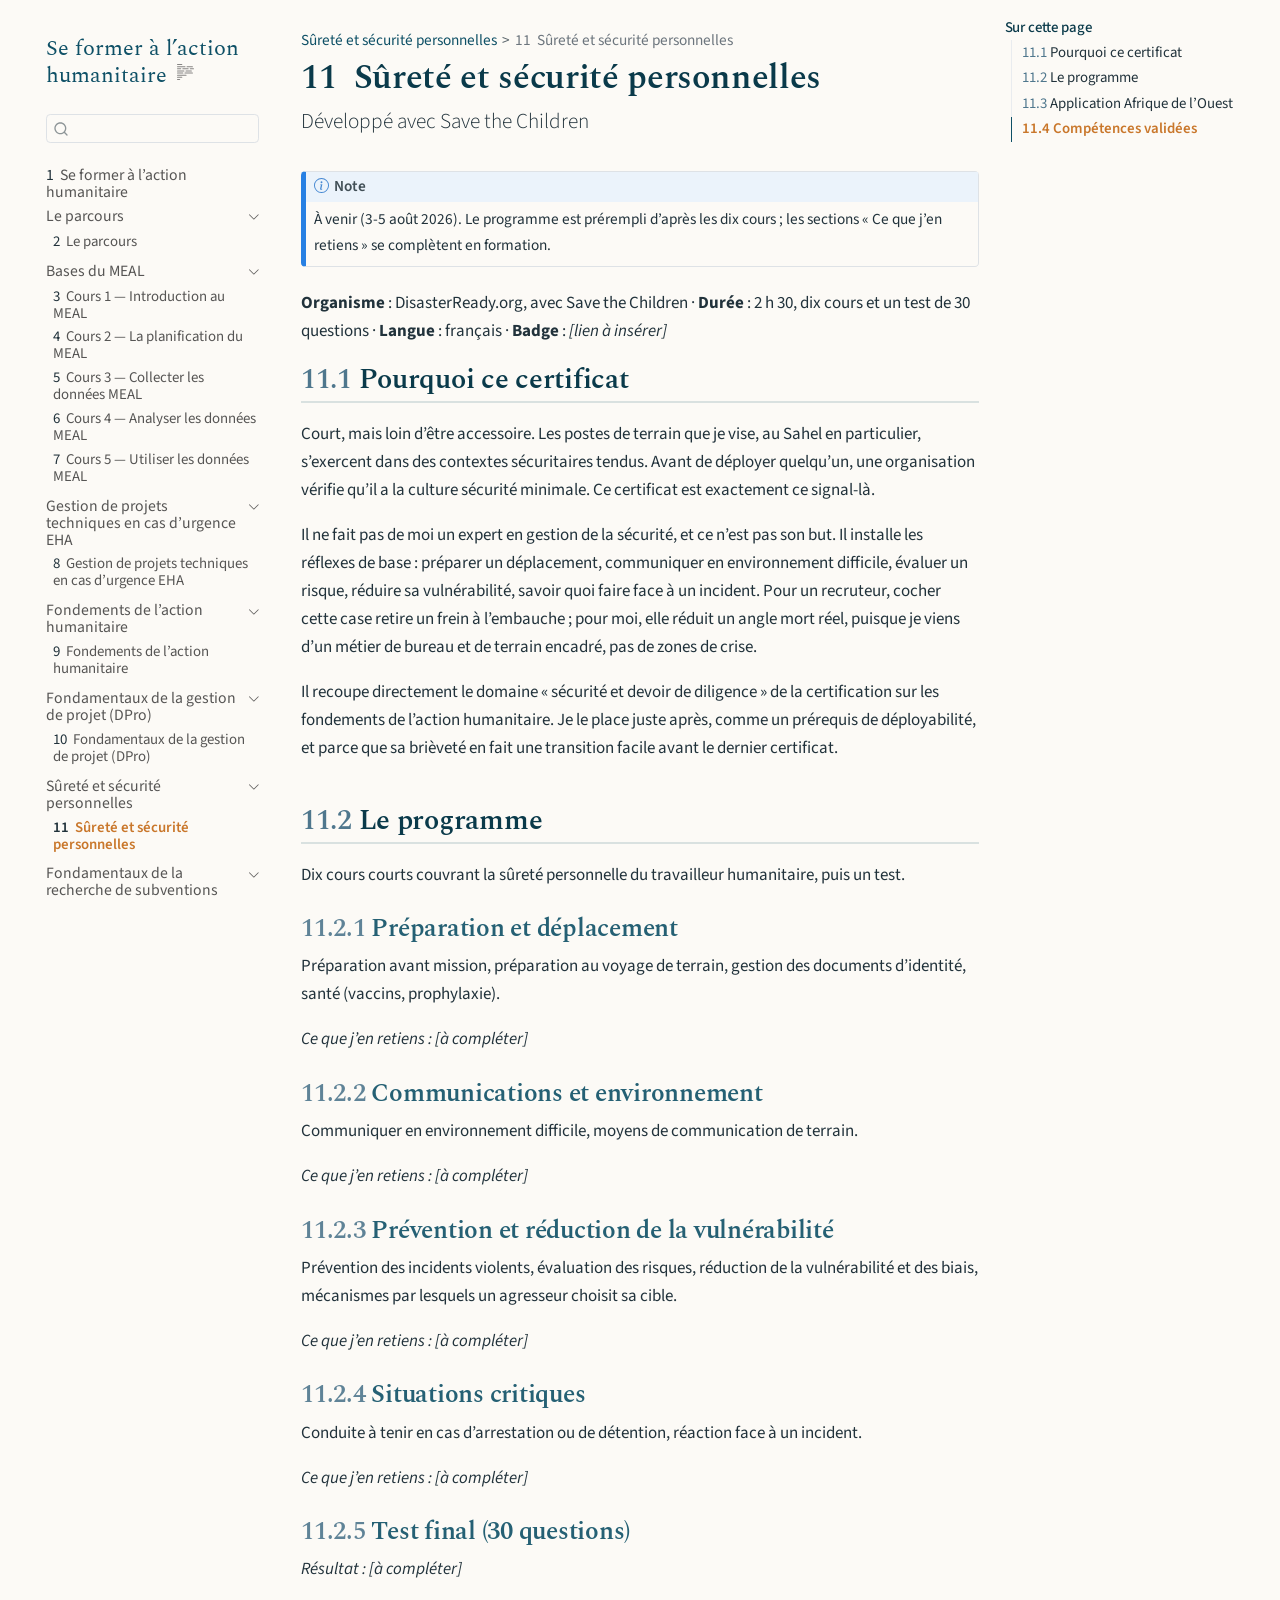
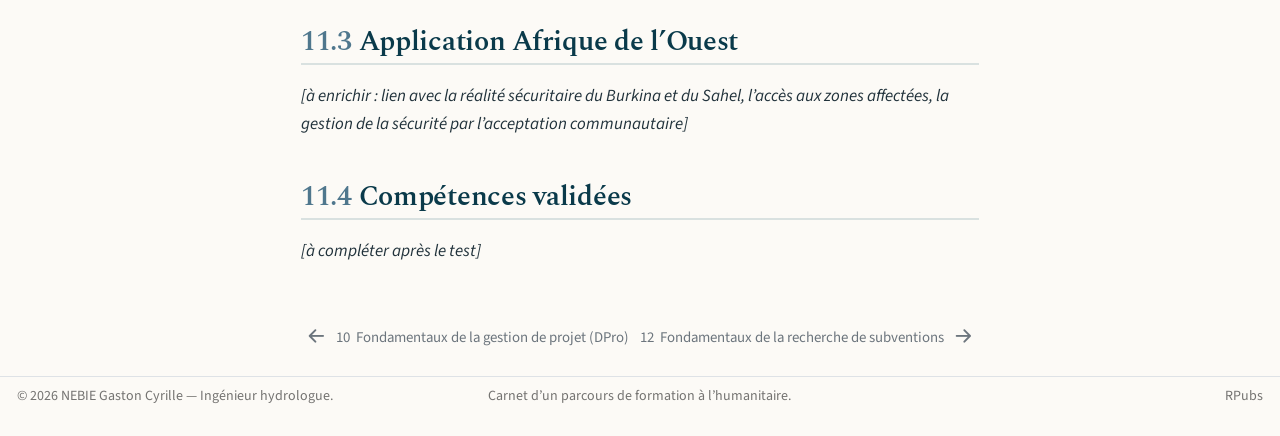
<file: docs/04_surete_securite.html>
<!DOCTYPE html>
<html xmlns="http://www.w3.org/1999/xhtml" lang="fr" xml:lang="fr"><head>

<meta charset="utf-8">
<meta name="generator" content="quarto-1.6.42">

<meta name="viewport" content="width=device-width, initial-scale=1.0, user-scalable=yes">


<title>11&nbsp; Sûreté et sécurité personnelles – Se former à l'action humanitaire</title>
<style>
code{white-space: pre-wrap;}
span.smallcaps{font-variant: small-caps;}
div.columns{display: flex; gap: min(4vw, 1.5em);}
div.column{flex: auto; overflow-x: auto;}
div.hanging-indent{margin-left: 1.5em; text-indent: -1.5em;}
ul.task-list{list-style: none;}
ul.task-list li input[type="checkbox"] {
  width: 0.8em;
  margin: 0 0.8em 0.2em -1em; /* quarto-specific, see https://github.com/quarto-dev/quarto-cli/issues/4556 */ 
  vertical-align: middle;
}
</style>


<script src="site_libs/quarto-nav/quarto-nav.js"></script>
<script src="site_libs/quarto-nav/headroom.min.js"></script>
<script src="site_libs/clipboard/clipboard.min.js"></script>
<script src="site_libs/quarto-search/autocomplete.umd.js"></script>
<script src="site_libs/quarto-search/fuse.min.js"></script>
<script src="site_libs/quarto-search/quarto-search.js"></script>
<meta name="quarto:offset" content="./">
<link href="./05_recherche_subventions.html" rel="next">
<link href="./03_gestion_projet.html" rel="prev">
<script src="site_libs/quarto-html/quarto.js"></script>
<script src="site_libs/quarto-html/popper.min.js"></script>
<script src="site_libs/quarto-html/tippy.umd.min.js"></script>
<script src="site_libs/quarto-html/anchor.min.js"></script>
<link href="site_libs/quarto-html/tippy.css" rel="stylesheet">
<link href="site_libs/quarto-html/quarto-syntax-highlighting-2f5df379a58b258e96c21c0638c20c03.css" rel="stylesheet" id="quarto-text-highlighting-styles">
<script src="site_libs/bootstrap/bootstrap.min.js"></script>
<link href="site_libs/bootstrap/bootstrap-icons.css" rel="stylesheet">
<link href="site_libs/bootstrap/bootstrap-fc1f64c0cba864bbd228f80e6de6ca9a.min.css" rel="stylesheet" append-hash="true" id="quarto-bootstrap" data-mode="light">
<script id="quarto-search-options" type="application/json">{
  "location": "sidebar",
  "copy-button": false,
  "collapse-after": 3,
  "panel-placement": "start",
  "type": "textbox",
  "limit": 50,
  "keyboard-shortcut": [
    "f",
    "/",
    "s"
  ],
  "show-item-context": false,
  "language": {
    "search-no-results-text": "Pas de résultats",
    "search-matching-documents-text": "documents trouvés",
    "search-copy-link-title": "Copier le lien vers la recherche",
    "search-hide-matches-text": "Cacher les correspondances additionnelles",
    "search-more-match-text": "correspondance de plus dans ce document",
    "search-more-matches-text": "correspondances de plus dans ce document",
    "search-clear-button-title": "Effacer",
    "search-text-placeholder": "",
    "search-detached-cancel-button-title": "Annuler",
    "search-submit-button-title": "Envoyer",
    "search-label": "Recherche"
  }
}</script>


</head>

<body class="nav-sidebar floating">

<div id="quarto-search-results"></div>
  <header id="quarto-header" class="headroom fixed-top">
  <nav class="quarto-secondary-nav">
    <div class="container-fluid d-flex">
      <button type="button" class="quarto-btn-toggle btn" data-bs-toggle="collapse" role="button" data-bs-target=".quarto-sidebar-collapse-item" aria-controls="quarto-sidebar" aria-expanded="false" aria-label="Basculer la barre latérale" onclick="if (window.quartoToggleHeadroom) { window.quartoToggleHeadroom(); }">
        <i class="bi bi-layout-text-sidebar-reverse"></i>
      </button>
        <nav class="quarto-page-breadcrumbs" aria-label="breadcrumb"><ol class="breadcrumb"><li class="breadcrumb-item"><a href="./04_surete_securite.html">Sûreté et sécurité personnelles</a></li><li class="breadcrumb-item"><a href="./04_surete_securite.html"><span class="chapter-number">11</span>&nbsp; <span class="chapter-title">Sûreté et sécurité personnelles</span></a></li></ol></nav>
        <a class="flex-grow-1" role="navigation" data-bs-toggle="collapse" data-bs-target=".quarto-sidebar-collapse-item" aria-controls="quarto-sidebar" aria-expanded="false" aria-label="Basculer la barre latérale" onclick="if (window.quartoToggleHeadroom) { window.quartoToggleHeadroom(); }">      
        </a>
      <button type="button" class="btn quarto-search-button" aria-label="Recherche" onclick="window.quartoOpenSearch();">
        <i class="bi bi-search"></i>
      </button>
    </div>
  </nav>
</header>
<!-- content -->
<div id="quarto-content" class="quarto-container page-columns page-rows-contents page-layout-article">
<!-- sidebar -->
  <nav id="quarto-sidebar" class="sidebar collapse collapse-horizontal quarto-sidebar-collapse-item sidebar-navigation floating overflow-auto">
    <div class="pt-lg-2 mt-2 text-left sidebar-header">
    <div class="sidebar-title mb-0 py-0">
      <a href="./">Se former à l’action humanitaire</a> 
        <div class="sidebar-tools-main">
  <a href="" class="quarto-reader-toggle quarto-navigation-tool px-1" onclick="window.quartoToggleReader(); return false;" title="Basculer en mode lecteur">
  <div class="quarto-reader-toggle-btn">
  <i class="bi"></i>
  </div>
</a>
</div>
    </div>
      </div>
        <div class="mt-2 flex-shrink-0 align-items-center">
        <div class="sidebar-search">
        <div id="quarto-search" class="" title="Recherche"></div>
        </div>
        </div>
    <div class="sidebar-menu-container"> 
    <ul class="list-unstyled mt-1">
        <li class="sidebar-item">
  <div class="sidebar-item-container"> 
  <a href="./index.html" class="sidebar-item-text sidebar-link">
 <span class="menu-text"><span class="chapter-number">1</span>&nbsp; <span class="chapter-title">Se former à l’action humanitaire</span></span></a>
  </div>
</li>
        <li class="sidebar-item sidebar-item-section">
      <div class="sidebar-item-container"> 
            <a class="sidebar-item-text sidebar-link text-start" data-bs-toggle="collapse" data-bs-target="#quarto-sidebar-section-1" role="navigation" aria-expanded="true">
 <span class="menu-text">Le parcours</span></a>
          <a class="sidebar-item-toggle text-start" data-bs-toggle="collapse" data-bs-target="#quarto-sidebar-section-1" role="navigation" aria-expanded="true" aria-label="Basculer la section">
            <i class="bi bi-chevron-right ms-2"></i>
          </a> 
      </div>
      <ul id="quarto-sidebar-section-1" class="collapse list-unstyled sidebar-section depth1 show">  
          <li class="sidebar-item">
  <div class="sidebar-item-container"> 
  <a href="./00_le_parcours.html" class="sidebar-item-text sidebar-link">
 <span class="menu-text"><span class="chapter-number">2</span>&nbsp; <span class="chapter-title">Le parcours</span></span></a>
  </div>
</li>
      </ul>
  </li>
        <li class="sidebar-item sidebar-item-section">
      <div class="sidebar-item-container"> 
            <a href="./01_meal.html" class="sidebar-item-text sidebar-link">
 <span class="menu-text">Bases du MEAL</span></a>
          <a class="sidebar-item-toggle text-start" data-bs-toggle="collapse" data-bs-target="#quarto-sidebar-section-2" role="navigation" aria-expanded="true" aria-label="Basculer la section">
            <i class="bi bi-chevron-right ms-2"></i>
          </a> 
      </div>
      <ul id="quarto-sidebar-section-2" class="collapse list-unstyled sidebar-section depth1 show">  
          <li class="sidebar-item">
  <div class="sidebar-item-container"> 
  <a href="./01_meal_c1_introduction.html" class="sidebar-item-text sidebar-link">
 <span class="menu-text"><span class="chapter-number">3</span>&nbsp; <span class="chapter-title">Cours 1 — Introduction au MEAL</span></span></a>
  </div>
</li>
          <li class="sidebar-item">
  <div class="sidebar-item-container"> 
  <a href="./01_meal_c2_planification.html" class="sidebar-item-text sidebar-link">
 <span class="menu-text"><span class="chapter-number">4</span>&nbsp; <span class="chapter-title">Cours 2 — La planification du MEAL</span></span></a>
  </div>
</li>
          <li class="sidebar-item">
  <div class="sidebar-item-container"> 
  <a href="./01_meal_c3_collecte.html" class="sidebar-item-text sidebar-link">
 <span class="menu-text"><span class="chapter-number">5</span>&nbsp; <span class="chapter-title">Cours 3 — Collecter les données MEAL</span></span></a>
  </div>
</li>
          <li class="sidebar-item">
  <div class="sidebar-item-container"> 
  <a href="./01_meal_c4_analyse.html" class="sidebar-item-text sidebar-link">
 <span class="menu-text"><span class="chapter-number">6</span>&nbsp; <span class="chapter-title">Cours 4 — Analyser les données MEAL</span></span></a>
  </div>
</li>
          <li class="sidebar-item">
  <div class="sidebar-item-container"> 
  <a href="./01_meal_c5_utilisation.html" class="sidebar-item-text sidebar-link">
 <span class="menu-text"><span class="chapter-number">7</span>&nbsp; <span class="chapter-title">Cours 5 — Utiliser les données MEAL</span></span></a>
  </div>
</li>
      </ul>
  </li>
        <li class="sidebar-item sidebar-item-section">
      <div class="sidebar-item-container"> 
            <a class="sidebar-item-text sidebar-link text-start" data-bs-toggle="collapse" data-bs-target="#quarto-sidebar-section-3" role="navigation" aria-expanded="true">
 <span class="menu-text">Gestion de projets techniques en cas d’urgence EHA</span></a>
          <a class="sidebar-item-toggle text-start" data-bs-toggle="collapse" data-bs-target="#quarto-sidebar-section-3" role="navigation" aria-expanded="true" aria-label="Basculer la section">
            <i class="bi bi-chevron-right ms-2"></i>
          </a> 
      </div>
      <ul id="quarto-sidebar-section-3" class="collapse list-unstyled sidebar-section depth1 show">  
          <li class="sidebar-item">
  <div class="sidebar-item-container"> 
  <a href="./06_wash_tpm.html" class="sidebar-item-text sidebar-link">
 <span class="menu-text"><span class="chapter-number">8</span>&nbsp; <span class="chapter-title">Gestion de projets techniques en cas d’urgence EHA</span></span></a>
  </div>
</li>
      </ul>
  </li>
        <li class="sidebar-item sidebar-item-section">
      <div class="sidebar-item-container"> 
            <a class="sidebar-item-text sidebar-link text-start" data-bs-toggle="collapse" data-bs-target="#quarto-sidebar-section-4" role="navigation" aria-expanded="true">
 <span class="menu-text">Fondements de l’action humanitaire</span></a>
          <a class="sidebar-item-toggle text-start" data-bs-toggle="collapse" data-bs-target="#quarto-sidebar-section-4" role="navigation" aria-expanded="true" aria-label="Basculer la section">
            <i class="bi bi-chevron-right ms-2"></i>
          </a> 
      </div>
      <ul id="quarto-sidebar-section-4" class="collapse list-unstyled sidebar-section depth1 show">  
          <li class="sidebar-item">
  <div class="sidebar-item-container"> 
  <a href="./02_action_humanitaire.html" class="sidebar-item-text sidebar-link">
 <span class="menu-text"><span class="chapter-number">9</span>&nbsp; <span class="chapter-title">Fondements de l’action humanitaire</span></span></a>
  </div>
</li>
      </ul>
  </li>
        <li class="sidebar-item sidebar-item-section">
      <div class="sidebar-item-container"> 
            <a class="sidebar-item-text sidebar-link text-start" data-bs-toggle="collapse" data-bs-target="#quarto-sidebar-section-5" role="navigation" aria-expanded="true">
 <span class="menu-text">Fondamentaux de la gestion de projet (DPro)</span></a>
          <a class="sidebar-item-toggle text-start" data-bs-toggle="collapse" data-bs-target="#quarto-sidebar-section-5" role="navigation" aria-expanded="true" aria-label="Basculer la section">
            <i class="bi bi-chevron-right ms-2"></i>
          </a> 
      </div>
      <ul id="quarto-sidebar-section-5" class="collapse list-unstyled sidebar-section depth1 show">  
          <li class="sidebar-item">
  <div class="sidebar-item-container"> 
  <a href="./03_gestion_projet.html" class="sidebar-item-text sidebar-link">
 <span class="menu-text"><span class="chapter-number">10</span>&nbsp; <span class="chapter-title">Fondamentaux de la gestion de projet (DPro)</span></span></a>
  </div>
</li>
      </ul>
  </li>
        <li class="sidebar-item sidebar-item-section">
      <div class="sidebar-item-container"> 
            <a class="sidebar-item-text sidebar-link text-start" data-bs-toggle="collapse" data-bs-target="#quarto-sidebar-section-6" role="navigation" aria-expanded="true">
 <span class="menu-text">Sûreté et sécurité personnelles</span></a>
          <a class="sidebar-item-toggle text-start" data-bs-toggle="collapse" data-bs-target="#quarto-sidebar-section-6" role="navigation" aria-expanded="true" aria-label="Basculer la section">
            <i class="bi bi-chevron-right ms-2"></i>
          </a> 
      </div>
      <ul id="quarto-sidebar-section-6" class="collapse list-unstyled sidebar-section depth1 show">  
          <li class="sidebar-item">
  <div class="sidebar-item-container"> 
  <a href="./04_surete_securite.html" class="sidebar-item-text sidebar-link active">
 <span class="menu-text"><span class="chapter-number">11</span>&nbsp; <span class="chapter-title">Sûreté et sécurité personnelles</span></span></a>
  </div>
</li>
      </ul>
  </li>
        <li class="sidebar-item sidebar-item-section">
      <div class="sidebar-item-container"> 
            <a class="sidebar-item-text sidebar-link text-start" data-bs-toggle="collapse" data-bs-target="#quarto-sidebar-section-7" role="navigation" aria-expanded="true">
 <span class="menu-text">Fondamentaux de la recherche de subventions</span></a>
          <a class="sidebar-item-toggle text-start" data-bs-toggle="collapse" data-bs-target="#quarto-sidebar-section-7" role="navigation" aria-expanded="true" aria-label="Basculer la section">
            <i class="bi bi-chevron-right ms-2"></i>
          </a> 
      </div>
      <ul id="quarto-sidebar-section-7" class="collapse list-unstyled sidebar-section depth1 show">  
          <li class="sidebar-item">
  <div class="sidebar-item-container"> 
  <a href="./05_recherche_subventions.html" class="sidebar-item-text sidebar-link">
 <span class="menu-text"><span class="chapter-number">12</span>&nbsp; <span class="chapter-title">Fondamentaux de la recherche de subventions</span></span></a>
  </div>
</li>
      </ul>
  </li>
    </ul>
    </div>
</nav>
<div id="quarto-sidebar-glass" class="quarto-sidebar-collapse-item" data-bs-toggle="collapse" data-bs-target=".quarto-sidebar-collapse-item"></div>
<!-- margin-sidebar -->
    <div id="quarto-margin-sidebar" class="sidebar margin-sidebar">
        <nav id="TOC" role="doc-toc" class="toc-active">
    <h2 id="toc-title">Sur cette page</h2>
   
  <ul>
  <li><a href="#pourquoi-ce-certificat" id="toc-pourquoi-ce-certificat" class="nav-link active" data-scroll-target="#pourquoi-ce-certificat"><span class="header-section-number">11.1</span> Pourquoi ce certificat</a></li>
  <li><a href="#le-programme" id="toc-le-programme" class="nav-link" data-scroll-target="#le-programme"><span class="header-section-number">11.2</span> Le programme</a>
  <ul class="collapse">
  <li><a href="#préparation-et-déplacement" id="toc-préparation-et-déplacement" class="nav-link" data-scroll-target="#préparation-et-déplacement"><span class="header-section-number">11.2.1</span> Préparation et déplacement</a></li>
  <li><a href="#communications-et-environnement" id="toc-communications-et-environnement" class="nav-link" data-scroll-target="#communications-et-environnement"><span class="header-section-number">11.2.2</span> Communications et environnement</a></li>
  <li><a href="#prévention-et-réduction-de-la-vulnérabilité" id="toc-prévention-et-réduction-de-la-vulnérabilité" class="nav-link" data-scroll-target="#prévention-et-réduction-de-la-vulnérabilité"><span class="header-section-number">11.2.3</span> Prévention et réduction de la vulnérabilité</a></li>
  <li><a href="#situations-critiques" id="toc-situations-critiques" class="nav-link" data-scroll-target="#situations-critiques"><span class="header-section-number">11.2.4</span> Situations critiques</a></li>
  <li><a href="#test-final-30-questions" id="toc-test-final-30-questions" class="nav-link" data-scroll-target="#test-final-30-questions"><span class="header-section-number">11.2.5</span> Test final (30 questions)</a></li>
  </ul></li>
  <li><a href="#application-afrique-de-louest" id="toc-application-afrique-de-louest" class="nav-link" data-scroll-target="#application-afrique-de-louest"><span class="header-section-number">11.3</span> Application Afrique de l’Ouest</a></li>
  <li><a href="#compétences-validées" id="toc-compétences-validées" class="nav-link" data-scroll-target="#compétences-validées"><span class="header-section-number">11.4</span> Compétences validées</a></li>
  </ul>
</nav>
    </div>
<!-- main -->
<main class="content" id="quarto-document-content">

<header id="title-block-header" class="quarto-title-block default"><nav class="quarto-page-breadcrumbs quarto-title-breadcrumbs d-none d-lg-block" aria-label="breadcrumb"><ol class="breadcrumb"><li class="breadcrumb-item"><a href="./04_surete_securite.html">Sûreté et sécurité personnelles</a></li><li class="breadcrumb-item"><a href="./04_surete_securite.html"><span class="chapter-number">11</span>&nbsp; <span class="chapter-title">Sûreté et sécurité personnelles</span></a></li></ol></nav>
<div class="quarto-title">
<h1 class="title"><span class="chapter-number">11</span>&nbsp; <span class="chapter-title">Sûreté et sécurité personnelles</span></h1>
<p class="subtitle lead">Développé avec Save the Children</p>
</div>



<div class="quarto-title-meta">

    
  
    
  </div>
  


</header>


<div class="callout callout-style-default callout-note callout-titled">
<div class="callout-header d-flex align-content-center">
<div class="callout-icon-container">
<i class="callout-icon"></i>
</div>
<div class="callout-title-container flex-fill">
Note
</div>
</div>
<div class="callout-body-container callout-body">
<p>À venir (3-5 août 2026). Le programme est prérempli d’après les dix cours ; les sections « Ce que j’en retiens » se complètent en formation.</p>
</div>
</div>
<p><strong>Organisme</strong> : DisasterReady.org, avec Save the Children · <strong>Durée</strong> : 2 h 30, dix cours et un test de 30 questions · <strong>Langue</strong> : français · <strong>Badge</strong> : <em>[lien à insérer]</em></p>
<section id="pourquoi-ce-certificat" class="level2" data-number="11.1">
<h2 data-number="11.1" class="anchored" data-anchor-id="pourquoi-ce-certificat"><span class="header-section-number">11.1</span> Pourquoi ce certificat</h2>
<p>Court, mais loin d’être accessoire. Les postes de terrain que je vise, au Sahel en particulier, s’exercent dans des contextes sécuritaires tendus. Avant de déployer quelqu’un, une organisation vérifie qu’il a la culture sécurité minimale. Ce certificat est exactement ce signal-là.</p>
<p>Il ne fait pas de moi un expert en gestion de la sécurité, et ce n’est pas son but. Il installe les réflexes de base : préparer un déplacement, communiquer en environnement difficile, évaluer un risque, réduire sa vulnérabilité, savoir quoi faire face à un incident. Pour un recruteur, cocher cette case retire un frein à l’embauche ; pour moi, elle réduit un angle mort réel, puisque je viens d’un métier de bureau et de terrain encadré, pas de zones de crise.</p>
<p>Il recoupe directement le domaine « sécurité et devoir de diligence » de la certification sur les fondements de l’action humanitaire. Je le place juste après, comme un prérequis de déployabilité, et parce que sa brièveté en fait une transition facile avant le dernier certificat.</p>
</section>
<section id="le-programme" class="level2" data-number="11.2">
<h2 data-number="11.2" class="anchored" data-anchor-id="le-programme"><span class="header-section-number">11.2</span> Le programme</h2>
<p>Dix cours courts couvrant la sûreté personnelle du travailleur humanitaire, puis un test.</p>
<section id="préparation-et-déplacement" class="level3" data-number="11.2.1">
<h3 data-number="11.2.1" class="anchored" data-anchor-id="préparation-et-déplacement"><span class="header-section-number">11.2.1</span> Préparation et déplacement</h3>
<p>Préparation avant mission, préparation au voyage de terrain, gestion des documents d’identité, santé (vaccins, prophylaxie).</p>
<p><em>Ce que j’en retiens : [à compléter]</em></p>
</section>
<section id="communications-et-environnement" class="level3" data-number="11.2.2">
<h3 data-number="11.2.2" class="anchored" data-anchor-id="communications-et-environnement"><span class="header-section-number">11.2.2</span> Communications et environnement</h3>
<p>Communiquer en environnement difficile, moyens de communication de terrain.</p>
<p><em>Ce que j’en retiens : [à compléter]</em></p>
</section>
<section id="prévention-et-réduction-de-la-vulnérabilité" class="level3" data-number="11.2.3">
<h3 data-number="11.2.3" class="anchored" data-anchor-id="prévention-et-réduction-de-la-vulnérabilité"><span class="header-section-number">11.2.3</span> Prévention et réduction de la vulnérabilité</h3>
<p>Prévention des incidents violents, évaluation des risques, réduction de la vulnérabilité et des biais, mécanismes par lesquels un agresseur choisit sa cible.</p>
<p><em>Ce que j’en retiens : [à compléter]</em></p>
</section>
<section id="situations-critiques" class="level3" data-number="11.2.4">
<h3 data-number="11.2.4" class="anchored" data-anchor-id="situations-critiques"><span class="header-section-number">11.2.4</span> Situations critiques</h3>
<p>Conduite à tenir en cas d’arrestation ou de détention, réaction face à un incident.</p>
<p><em>Ce que j’en retiens : [à compléter]</em></p>
</section>
<section id="test-final-30-questions" class="level3" data-number="11.2.5">
<h3 data-number="11.2.5" class="anchored" data-anchor-id="test-final-30-questions"><span class="header-section-number">11.2.5</span> Test final (30 questions)</h3>
<p><em>Résultat : [à compléter]</em></p>
</section>
</section>
<section id="application-afrique-de-louest" class="level2" data-number="11.3">
<h2 data-number="11.3" class="anchored" data-anchor-id="application-afrique-de-louest"><span class="header-section-number">11.3</span> Application Afrique de l’Ouest</h2>
<p><em>[à enrichir : lien avec la réalité sécuritaire du Burkina et du Sahel, l’accès aux zones affectées, la gestion de la sécurité par l’acceptation communautaire]</em></p>
</section>
<section id="compétences-validées" class="level2" data-number="11.4">
<h2 data-number="11.4" class="anchored" data-anchor-id="compétences-validées"><span class="header-section-number">11.4</span> Compétences validées</h2>
<p><em>[à compléter après le test]</em></p>


</section>

</main> <!-- /main -->
<script id="quarto-html-after-body" type="application/javascript">
window.document.addEventListener("DOMContentLoaded", function (event) {
  const toggleBodyColorMode = (bsSheetEl) => {
    const mode = bsSheetEl.getAttribute("data-mode");
    const bodyEl = window.document.querySelector("body");
    if (mode === "dark") {
      bodyEl.classList.add("quarto-dark");
      bodyEl.classList.remove("quarto-light");
    } else {
      bodyEl.classList.add("quarto-light");
      bodyEl.classList.remove("quarto-dark");
    }
  }
  const toggleBodyColorPrimary = () => {
    const bsSheetEl = window.document.querySelector("link#quarto-bootstrap");
    if (bsSheetEl) {
      toggleBodyColorMode(bsSheetEl);
    }
  }
  toggleBodyColorPrimary();  
  const icon = "";
  const anchorJS = new window.AnchorJS();
  anchorJS.options = {
    placement: 'right',
    icon: icon
  };
  anchorJS.add('.anchored');
  const isCodeAnnotation = (el) => {
    for (const clz of el.classList) {
      if (clz.startsWith('code-annotation-')) {                     
        return true;
      }
    }
    return false;
  }
  const onCopySuccess = function(e) {
    // button target
    const button = e.trigger;
    // don't keep focus
    button.blur();
    // flash "checked"
    button.classList.add('code-copy-button-checked');
    var currentTitle = button.getAttribute("title");
    button.setAttribute("title", "Copié");
    let tooltip;
    if (window.bootstrap) {
      button.setAttribute("data-bs-toggle", "tooltip");
      button.setAttribute("data-bs-placement", "left");
      button.setAttribute("data-bs-title", "Copié");
      tooltip = new bootstrap.Tooltip(button, 
        { trigger: "manual", 
          customClass: "code-copy-button-tooltip",
          offset: [0, -8]});
      tooltip.show();    
    }
    setTimeout(function() {
      if (tooltip) {
        tooltip.hide();
        button.removeAttribute("data-bs-title");
        button.removeAttribute("data-bs-toggle");
        button.removeAttribute("data-bs-placement");
      }
      button.setAttribute("title", currentTitle);
      button.classList.remove('code-copy-button-checked');
    }, 1000);
    // clear code selection
    e.clearSelection();
  }
  const getTextToCopy = function(trigger) {
      const codeEl = trigger.previousElementSibling.cloneNode(true);
      for (const childEl of codeEl.children) {
        if (isCodeAnnotation(childEl)) {
          childEl.remove();
        }
      }
      return codeEl.innerText;
  }
  const clipboard = new window.ClipboardJS('.code-copy-button:not([data-in-quarto-modal])', {
    text: getTextToCopy
  });
  clipboard.on('success', onCopySuccess);
  if (window.document.getElementById('quarto-embedded-source-code-modal')) {
    const clipboardModal = new window.ClipboardJS('.code-copy-button[data-in-quarto-modal]', {
      text: getTextToCopy,
      container: window.document.getElementById('quarto-embedded-source-code-modal')
    });
    clipboardModal.on('success', onCopySuccess);
  }
    var localhostRegex = new RegExp(/^(?:http|https):\/\/localhost\:?[0-9]*\//);
    var mailtoRegex = new RegExp(/^mailto:/);
      var filterRegex = new RegExp('/' + window.location.host + '/');
    var isInternal = (href) => {
        return filterRegex.test(href) || localhostRegex.test(href) || mailtoRegex.test(href);
    }
    // Inspect non-navigation links and adorn them if external
 	var links = window.document.querySelectorAll('a[href]:not(.nav-link):not(.navbar-brand):not(.toc-action):not(.sidebar-link):not(.sidebar-item-toggle):not(.pagination-link):not(.no-external):not([aria-hidden]):not(.dropdown-item):not(.quarto-navigation-tool):not(.about-link)');
    for (var i=0; i<links.length; i++) {
      const link = links[i];
      if (!isInternal(link.href)) {
        // undo the damage that might have been done by quarto-nav.js in the case of
        // links that we want to consider external
        if (link.dataset.originalHref !== undefined) {
          link.href = link.dataset.originalHref;
        }
      }
    }
  function tippyHover(el, contentFn, onTriggerFn, onUntriggerFn) {
    const config = {
      allowHTML: true,
      maxWidth: 500,
      delay: 100,
      arrow: false,
      appendTo: function(el) {
          return el.parentElement;
      },
      interactive: true,
      interactiveBorder: 10,
      theme: 'quarto',
      placement: 'bottom-start',
    };
    if (contentFn) {
      config.content = contentFn;
    }
    if (onTriggerFn) {
      config.onTrigger = onTriggerFn;
    }
    if (onUntriggerFn) {
      config.onUntrigger = onUntriggerFn;
    }
    window.tippy(el, config); 
  }
  const noterefs = window.document.querySelectorAll('a[role="doc-noteref"]');
  for (var i=0; i<noterefs.length; i++) {
    const ref = noterefs[i];
    tippyHover(ref, function() {
      // use id or data attribute instead here
      let href = ref.getAttribute('data-footnote-href') || ref.getAttribute('href');
      try { href = new URL(href).hash; } catch {}
      const id = href.replace(/^#\/?/, "");
      const note = window.document.getElementById(id);
      if (note) {
        return note.innerHTML;
      } else {
        return "";
      }
    });
  }
  const xrefs = window.document.querySelectorAll('a.quarto-xref');
  const processXRef = (id, note) => {
    // Strip column container classes
    const stripColumnClz = (el) => {
      el.classList.remove("page-full", "page-columns");
      if (el.children) {
        for (const child of el.children) {
          stripColumnClz(child);
        }
      }
    }
    stripColumnClz(note)
    if (id === null || id.startsWith('sec-')) {
      // Special case sections, only their first couple elements
      const container = document.createElement("div");
      if (note.children && note.children.length > 2) {
        container.appendChild(note.children[0].cloneNode(true));
        for (let i = 1; i < note.children.length; i++) {
          const child = note.children[i];
          if (child.tagName === "P" && child.innerText === "") {
            continue;
          } else {
            container.appendChild(child.cloneNode(true));
            break;
          }
        }
        if (window.Quarto?.typesetMath) {
          window.Quarto.typesetMath(container);
        }
        return container.innerHTML
      } else {
        if (window.Quarto?.typesetMath) {
          window.Quarto.typesetMath(note);
        }
        return note.innerHTML;
      }
    } else {
      // Remove any anchor links if they are present
      const anchorLink = note.querySelector('a.anchorjs-link');
      if (anchorLink) {
        anchorLink.remove();
      }
      if (window.Quarto?.typesetMath) {
        window.Quarto.typesetMath(note);
      }
      if (note.classList.contains("callout")) {
        return note.outerHTML;
      } else {
        return note.innerHTML;
      }
    }
  }
  for (var i=0; i<xrefs.length; i++) {
    const xref = xrefs[i];
    tippyHover(xref, undefined, function(instance) {
      instance.disable();
      let url = xref.getAttribute('href');
      let hash = undefined; 
      if (url.startsWith('#')) {
        hash = url;
      } else {
        try { hash = new URL(url).hash; } catch {}
      }
      if (hash) {
        const id = hash.replace(/^#\/?/, "");
        const note = window.document.getElementById(id);
        if (note !== null) {
          try {
            const html = processXRef(id, note.cloneNode(true));
            instance.setContent(html);
          } finally {
            instance.enable();
            instance.show();
          }
        } else {
          // See if we can fetch this
          fetch(url.split('#')[0])
          .then(res => res.text())
          .then(html => {
            const parser = new DOMParser();
            const htmlDoc = parser.parseFromString(html, "text/html");
            const note = htmlDoc.getElementById(id);
            if (note !== null) {
              const html = processXRef(id, note);
              instance.setContent(html);
            } 
          }).finally(() => {
            instance.enable();
            instance.show();
          });
        }
      } else {
        // See if we can fetch a full url (with no hash to target)
        // This is a special case and we should probably do some content thinning / targeting
        fetch(url)
        .then(res => res.text())
        .then(html => {
          const parser = new DOMParser();
          const htmlDoc = parser.parseFromString(html, "text/html");
          const note = htmlDoc.querySelector('main.content');
          if (note !== null) {
            // This should only happen for chapter cross references
            // (since there is no id in the URL)
            // remove the first header
            if (note.children.length > 0 && note.children[0].tagName === "HEADER") {
              note.children[0].remove();
            }
            const html = processXRef(null, note);
            instance.setContent(html);
          } 
        }).finally(() => {
          instance.enable();
          instance.show();
        });
      }
    }, function(instance) {
    });
  }
      let selectedAnnoteEl;
      const selectorForAnnotation = ( cell, annotation) => {
        let cellAttr = 'data-code-cell="' + cell + '"';
        let lineAttr = 'data-code-annotation="' +  annotation + '"';
        const selector = 'span[' + cellAttr + '][' + lineAttr + ']';
        return selector;
      }
      const selectCodeLines = (annoteEl) => {
        const doc = window.document;
        const targetCell = annoteEl.getAttribute("data-target-cell");
        const targetAnnotation = annoteEl.getAttribute("data-target-annotation");
        const annoteSpan = window.document.querySelector(selectorForAnnotation(targetCell, targetAnnotation));
        const lines = annoteSpan.getAttribute("data-code-lines").split(",");
        const lineIds = lines.map((line) => {
          return targetCell + "-" + line;
        })
        let top = null;
        let height = null;
        let parent = null;
        if (lineIds.length > 0) {
            //compute the position of the single el (top and bottom and make a div)
            const el = window.document.getElementById(lineIds[0]);
            top = el.offsetTop;
            height = el.offsetHeight;
            parent = el.parentElement.parentElement;
          if (lineIds.length > 1) {
            const lastEl = window.document.getElementById(lineIds[lineIds.length - 1]);
            const bottom = lastEl.offsetTop + lastEl.offsetHeight;
            height = bottom - top;
          }
          if (top !== null && height !== null && parent !== null) {
            // cook up a div (if necessary) and position it 
            let div = window.document.getElementById("code-annotation-line-highlight");
            if (div === null) {
              div = window.document.createElement("div");
              div.setAttribute("id", "code-annotation-line-highlight");
              div.style.position = 'absolute';
              parent.appendChild(div);
            }
            div.style.top = top - 2 + "px";
            div.style.height = height + 4 + "px";
            div.style.left = 0;
            let gutterDiv = window.document.getElementById("code-annotation-line-highlight-gutter");
            if (gutterDiv === null) {
              gutterDiv = window.document.createElement("div");
              gutterDiv.setAttribute("id", "code-annotation-line-highlight-gutter");
              gutterDiv.style.position = 'absolute';
              const codeCell = window.document.getElementById(targetCell);
              const gutter = codeCell.querySelector('.code-annotation-gutter');
              gutter.appendChild(gutterDiv);
            }
            gutterDiv.style.top = top - 2 + "px";
            gutterDiv.style.height = height + 4 + "px";
          }
          selectedAnnoteEl = annoteEl;
        }
      };
      const unselectCodeLines = () => {
        const elementsIds = ["code-annotation-line-highlight", "code-annotation-line-highlight-gutter"];
        elementsIds.forEach((elId) => {
          const div = window.document.getElementById(elId);
          if (div) {
            div.remove();
          }
        });
        selectedAnnoteEl = undefined;
      };
        // Handle positioning of the toggle
    window.addEventListener(
      "resize",
      throttle(() => {
        elRect = undefined;
        if (selectedAnnoteEl) {
          selectCodeLines(selectedAnnoteEl);
        }
      }, 10)
    );
    function throttle(fn, ms) {
    let throttle = false;
    let timer;
      return (...args) => {
        if(!throttle) { // first call gets through
            fn.apply(this, args);
            throttle = true;
        } else { // all the others get throttled
            if(timer) clearTimeout(timer); // cancel #2
            timer = setTimeout(() => {
              fn.apply(this, args);
              timer = throttle = false;
            }, ms);
        }
      };
    }
      // Attach click handler to the DT
      const annoteDls = window.document.querySelectorAll('dt[data-target-cell]');
      for (const annoteDlNode of annoteDls) {
        annoteDlNode.addEventListener('click', (event) => {
          const clickedEl = event.target;
          if (clickedEl !== selectedAnnoteEl) {
            unselectCodeLines();
            const activeEl = window.document.querySelector('dt[data-target-cell].code-annotation-active');
            if (activeEl) {
              activeEl.classList.remove('code-annotation-active');
            }
            selectCodeLines(clickedEl);
            clickedEl.classList.add('code-annotation-active');
          } else {
            // Unselect the line
            unselectCodeLines();
            clickedEl.classList.remove('code-annotation-active');
          }
        });
      }
  const findCites = (el) => {
    const parentEl = el.parentElement;
    if (parentEl) {
      const cites = parentEl.dataset.cites;
      if (cites) {
        return {
          el,
          cites: cites.split(' ')
        };
      } else {
        return findCites(el.parentElement)
      }
    } else {
      return undefined;
    }
  };
  var bibliorefs = window.document.querySelectorAll('a[role="doc-biblioref"]');
  for (var i=0; i<bibliorefs.length; i++) {
    const ref = bibliorefs[i];
    const citeInfo = findCites(ref);
    if (citeInfo) {
      tippyHover(citeInfo.el, function() {
        var popup = window.document.createElement('div');
        citeInfo.cites.forEach(function(cite) {
          var citeDiv = window.document.createElement('div');
          citeDiv.classList.add('hanging-indent');
          citeDiv.classList.add('csl-entry');
          var biblioDiv = window.document.getElementById('ref-' + cite);
          if (biblioDiv) {
            citeDiv.innerHTML = biblioDiv.innerHTML;
          }
          popup.appendChild(citeDiv);
        });
        return popup.innerHTML;
      });
    }
  }
});
</script>
<nav class="page-navigation">
  <div class="nav-page nav-page-previous">
      <a href="./03_gestion_projet.html" class="pagination-link" aria-label="Fondamentaux de la gestion de projet (DPro)">
        <i class="bi bi-arrow-left-short"></i> <span class="nav-page-text"><span class="chapter-number">10</span>&nbsp; <span class="chapter-title">Fondamentaux de la gestion de projet (DPro)</span></span>
      </a>          
  </div>
  <div class="nav-page nav-page-next">
      <a href="./05_recherche_subventions.html" class="pagination-link" aria-label="Fondamentaux de la recherche de subventions">
        <span class="nav-page-text"><span class="chapter-number">12</span>&nbsp; <span class="chapter-title">Fondamentaux de la recherche de subventions</span></span> <i class="bi bi-arrow-right-short"></i>
      </a>
  </div>
</nav>
</div> <!-- /content -->
<footer class="footer">
  <div class="nav-footer">
    <div class="nav-footer-left">
<p>© 2026 NEBIE Gaston Cyrille — Ingénieur hydrologue.</p>
</div>   
    <div class="nav-footer-center">
<p>Carnet d’un parcours de formation à l’humanitaire.</p>
</div>
    <div class="nav-footer-right">
<p><a href="https://rpubs.com/nebiegc">RPubs</a></p>
</div>
  </div>
</footer>




</body></html>
</file>
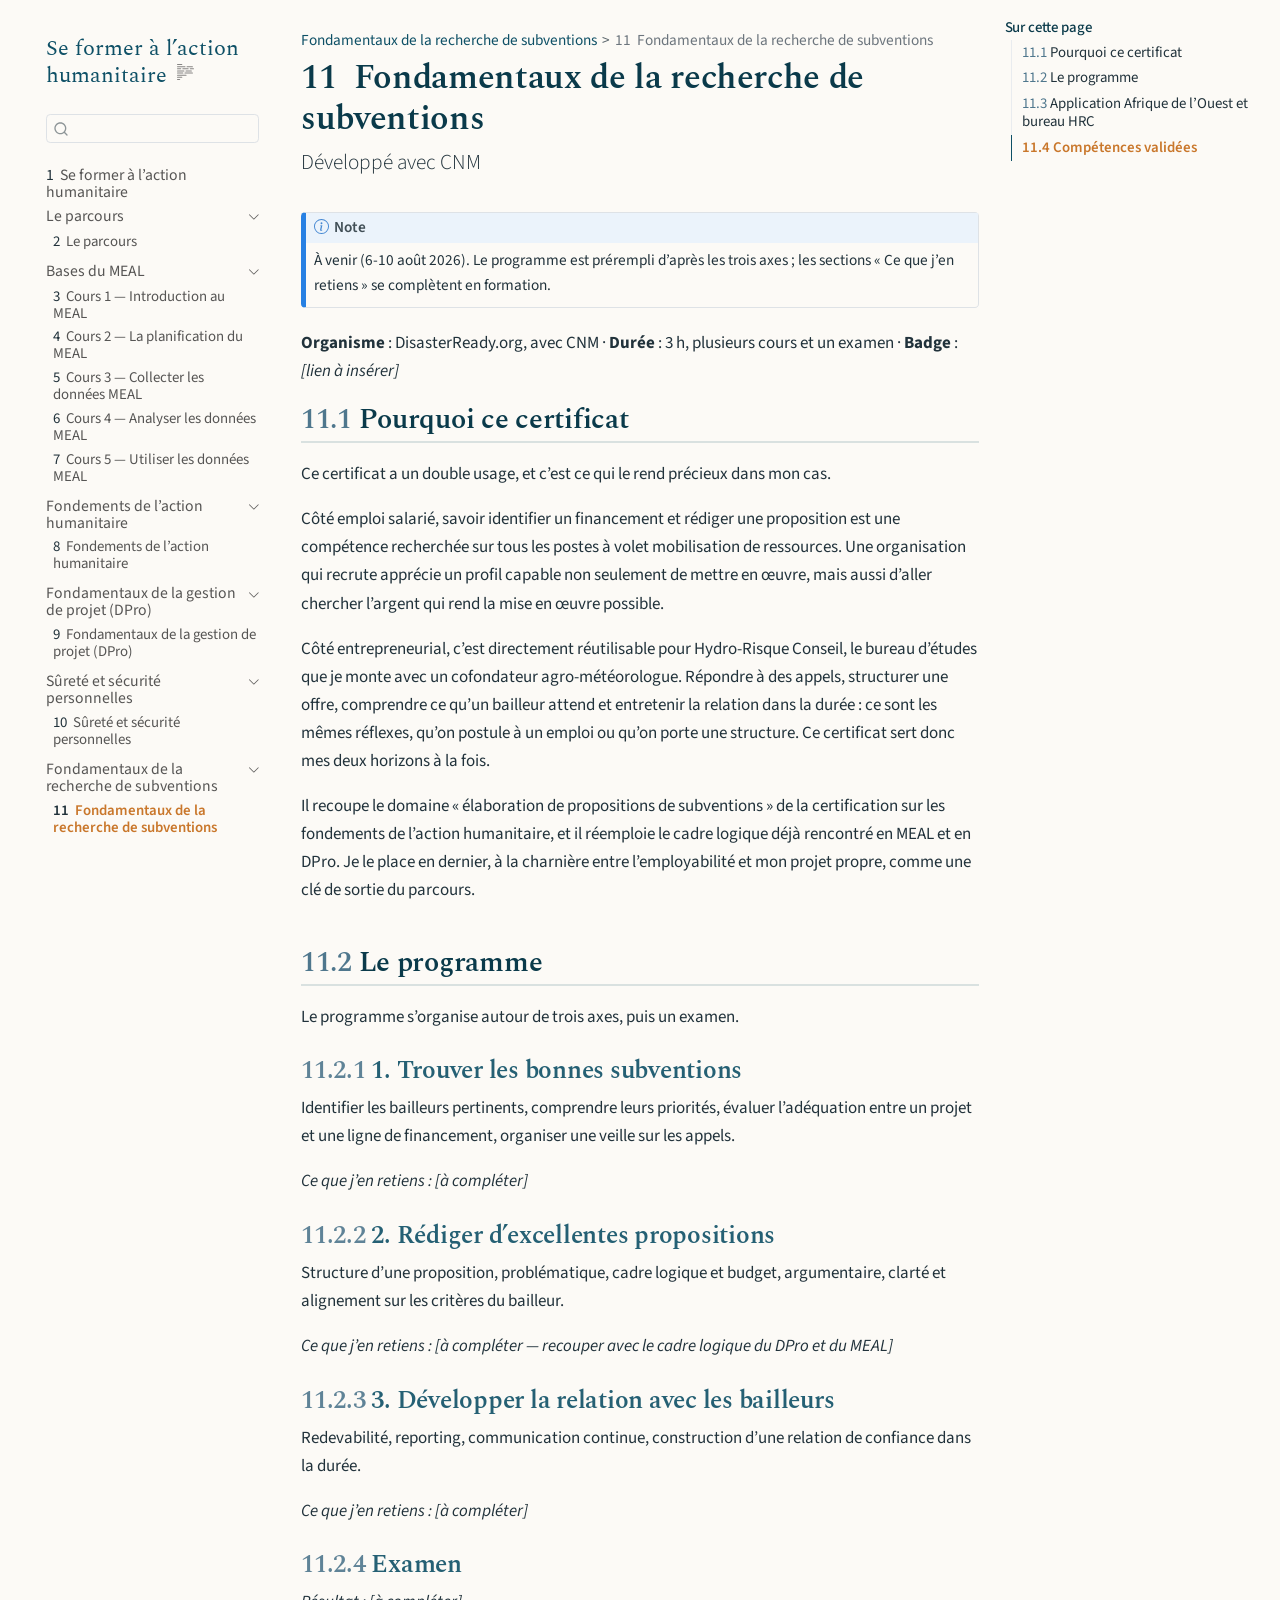
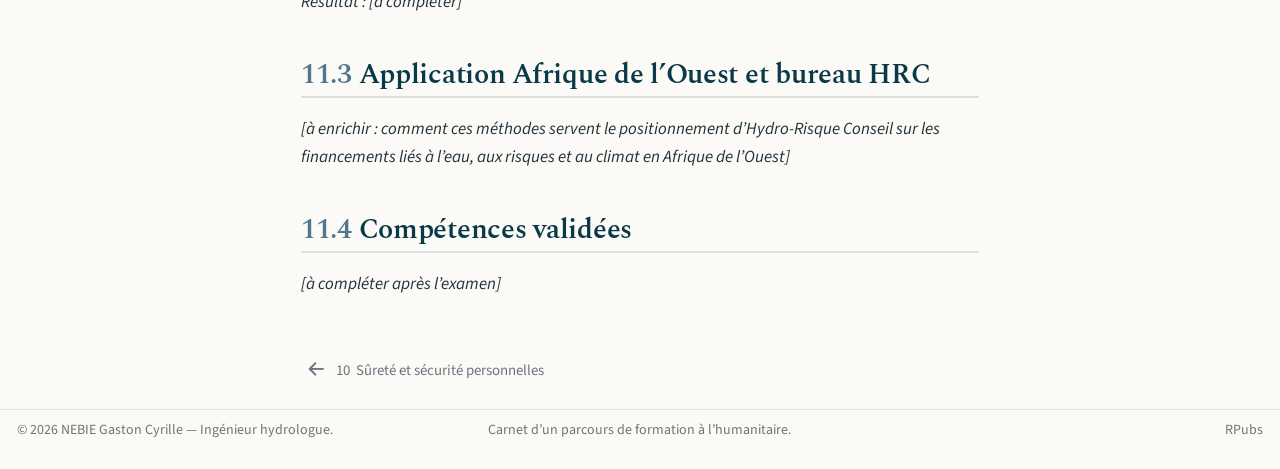
<file: docs/05_recherche_subventions.html>
<!DOCTYPE html>
<html xmlns="http://www.w3.org/1999/xhtml" lang="fr" xml:lang="fr"><head>

<meta charset="utf-8">
<meta name="generator" content="quarto-1.6.42">

<meta name="viewport" content="width=device-width, initial-scale=1.0, user-scalable=yes">


<title>11&nbsp; Fondamentaux de la recherche de subventions – Se former à l'action humanitaire</title>
<style>
code{white-space: pre-wrap;}
span.smallcaps{font-variant: small-caps;}
div.columns{display: flex; gap: min(4vw, 1.5em);}
div.column{flex: auto; overflow-x: auto;}
div.hanging-indent{margin-left: 1.5em; text-indent: -1.5em;}
ul.task-list{list-style: none;}
ul.task-list li input[type="checkbox"] {
  width: 0.8em;
  margin: 0 0.8em 0.2em -1em; /* quarto-specific, see https://github.com/quarto-dev/quarto-cli/issues/4556 */ 
  vertical-align: middle;
}
</style>


<script src="site_libs/quarto-nav/quarto-nav.js"></script>
<script src="site_libs/quarto-nav/headroom.min.js"></script>
<script src="site_libs/clipboard/clipboard.min.js"></script>
<script src="site_libs/quarto-search/autocomplete.umd.js"></script>
<script src="site_libs/quarto-search/fuse.min.js"></script>
<script src="site_libs/quarto-search/quarto-search.js"></script>
<meta name="quarto:offset" content="./">
<link href="./04_surete_securite.html" rel="prev">
<script src="site_libs/quarto-html/quarto.js"></script>
<script src="site_libs/quarto-html/popper.min.js"></script>
<script src="site_libs/quarto-html/tippy.umd.min.js"></script>
<script src="site_libs/quarto-html/anchor.min.js"></script>
<link href="site_libs/quarto-html/tippy.css" rel="stylesheet">
<link href="site_libs/quarto-html/quarto-syntax-highlighting-2f5df379a58b258e96c21c0638c20c03.css" rel="stylesheet" id="quarto-text-highlighting-styles">
<script src="site_libs/bootstrap/bootstrap.min.js"></script>
<link href="site_libs/bootstrap/bootstrap-icons.css" rel="stylesheet">
<link href="site_libs/bootstrap/bootstrap-fc1f64c0cba864bbd228f80e6de6ca9a.min.css" rel="stylesheet" append-hash="true" id="quarto-bootstrap" data-mode="light">
<script id="quarto-search-options" type="application/json">{
  "location": "sidebar",
  "copy-button": false,
  "collapse-after": 3,
  "panel-placement": "start",
  "type": "textbox",
  "limit": 50,
  "keyboard-shortcut": [
    "f",
    "/",
    "s"
  ],
  "show-item-context": false,
  "language": {
    "search-no-results-text": "Pas de résultats",
    "search-matching-documents-text": "documents trouvés",
    "search-copy-link-title": "Copier le lien vers la recherche",
    "search-hide-matches-text": "Cacher les correspondances additionnelles",
    "search-more-match-text": "correspondance de plus dans ce document",
    "search-more-matches-text": "correspondances de plus dans ce document",
    "search-clear-button-title": "Effacer",
    "search-text-placeholder": "",
    "search-detached-cancel-button-title": "Annuler",
    "search-submit-button-title": "Envoyer",
    "search-label": "Recherche"
  }
}</script>


</head>

<body class="nav-sidebar floating">

<div id="quarto-search-results"></div>
  <header id="quarto-header" class="headroom fixed-top">
  <nav class="quarto-secondary-nav">
    <div class="container-fluid d-flex">
      <button type="button" class="quarto-btn-toggle btn" data-bs-toggle="collapse" role="button" data-bs-target=".quarto-sidebar-collapse-item" aria-controls="quarto-sidebar" aria-expanded="false" aria-label="Basculer la barre latérale" onclick="if (window.quartoToggleHeadroom) { window.quartoToggleHeadroom(); }">
        <i class="bi bi-layout-text-sidebar-reverse"></i>
      </button>
        <nav class="quarto-page-breadcrumbs" aria-label="breadcrumb"><ol class="breadcrumb"><li class="breadcrumb-item"><a href="./05_recherche_subventions.html">Fondamentaux de la recherche de subventions</a></li><li class="breadcrumb-item"><a href="./05_recherche_subventions.html"><span class="chapter-number">11</span>&nbsp; <span class="chapter-title">Fondamentaux de la recherche de subventions</span></a></li></ol></nav>
        <a class="flex-grow-1" role="navigation" data-bs-toggle="collapse" data-bs-target=".quarto-sidebar-collapse-item" aria-controls="quarto-sidebar" aria-expanded="false" aria-label="Basculer la barre latérale" onclick="if (window.quartoToggleHeadroom) { window.quartoToggleHeadroom(); }">      
        </a>
      <button type="button" class="btn quarto-search-button" aria-label="Recherche" onclick="window.quartoOpenSearch();">
        <i class="bi bi-search"></i>
      </button>
    </div>
  </nav>
</header>
<!-- content -->
<div id="quarto-content" class="quarto-container page-columns page-rows-contents page-layout-article">
<!-- sidebar -->
  <nav id="quarto-sidebar" class="sidebar collapse collapse-horizontal quarto-sidebar-collapse-item sidebar-navigation floating overflow-auto">
    <div class="pt-lg-2 mt-2 text-left sidebar-header">
    <div class="sidebar-title mb-0 py-0">
      <a href="./">Se former à l’action humanitaire</a> 
        <div class="sidebar-tools-main">
  <a href="" class="quarto-reader-toggle quarto-navigation-tool px-1" onclick="window.quartoToggleReader(); return false;" title="Basculer en mode lecteur">
  <div class="quarto-reader-toggle-btn">
  <i class="bi"></i>
  </div>
</a>
</div>
    </div>
      </div>
        <div class="mt-2 flex-shrink-0 align-items-center">
        <div class="sidebar-search">
        <div id="quarto-search" class="" title="Recherche"></div>
        </div>
        </div>
    <div class="sidebar-menu-container"> 
    <ul class="list-unstyled mt-1">
        <li class="sidebar-item">
  <div class="sidebar-item-container"> 
  <a href="./index.html" class="sidebar-item-text sidebar-link">
 <span class="menu-text"><span class="chapter-number">1</span>&nbsp; <span class="chapter-title">Se former à l’action humanitaire</span></span></a>
  </div>
</li>
        <li class="sidebar-item sidebar-item-section">
      <div class="sidebar-item-container"> 
            <a class="sidebar-item-text sidebar-link text-start" data-bs-toggle="collapse" data-bs-target="#quarto-sidebar-section-1" role="navigation" aria-expanded="true">
 <span class="menu-text">Le parcours</span></a>
          <a class="sidebar-item-toggle text-start" data-bs-toggle="collapse" data-bs-target="#quarto-sidebar-section-1" role="navigation" aria-expanded="true" aria-label="Basculer la section">
            <i class="bi bi-chevron-right ms-2"></i>
          </a> 
      </div>
      <ul id="quarto-sidebar-section-1" class="collapse list-unstyled sidebar-section depth1 show">  
          <li class="sidebar-item">
  <div class="sidebar-item-container"> 
  <a href="./00_le_parcours.html" class="sidebar-item-text sidebar-link">
 <span class="menu-text"><span class="chapter-number">2</span>&nbsp; <span class="chapter-title">Le parcours</span></span></a>
  </div>
</li>
      </ul>
  </li>
        <li class="sidebar-item sidebar-item-section">
      <div class="sidebar-item-container"> 
            <a href="./01_meal.html" class="sidebar-item-text sidebar-link">
 <span class="menu-text">Bases du MEAL</span></a>
          <a class="sidebar-item-toggle text-start" data-bs-toggle="collapse" data-bs-target="#quarto-sidebar-section-2" role="navigation" aria-expanded="true" aria-label="Basculer la section">
            <i class="bi bi-chevron-right ms-2"></i>
          </a> 
      </div>
      <ul id="quarto-sidebar-section-2" class="collapse list-unstyled sidebar-section depth1 show">  
          <li class="sidebar-item">
  <div class="sidebar-item-container"> 
  <a href="./01_meal_c1_introduction.html" class="sidebar-item-text sidebar-link">
 <span class="menu-text"><span class="chapter-number">3</span>&nbsp; <span class="chapter-title">Cours 1 — Introduction au MEAL</span></span></a>
  </div>
</li>
          <li class="sidebar-item">
  <div class="sidebar-item-container"> 
  <a href="./01_meal_c2_planification.html" class="sidebar-item-text sidebar-link">
 <span class="menu-text"><span class="chapter-number">4</span>&nbsp; <span class="chapter-title">Cours 2 — La planification du MEAL</span></span></a>
  </div>
</li>
          <li class="sidebar-item">
  <div class="sidebar-item-container"> 
  <a href="./01_meal_c3_collecte.html" class="sidebar-item-text sidebar-link">
 <span class="menu-text"><span class="chapter-number">5</span>&nbsp; <span class="chapter-title">Cours 3 — Collecter les données MEAL</span></span></a>
  </div>
</li>
          <li class="sidebar-item">
  <div class="sidebar-item-container"> 
  <a href="./01_meal_c4_analyse.html" class="sidebar-item-text sidebar-link">
 <span class="menu-text"><span class="chapter-number">6</span>&nbsp; <span class="chapter-title">Cours 4 — Analyser les données MEAL</span></span></a>
  </div>
</li>
          <li class="sidebar-item">
  <div class="sidebar-item-container"> 
  <a href="./01_meal_c5_utilisation.html" class="sidebar-item-text sidebar-link">
 <span class="menu-text"><span class="chapter-number">7</span>&nbsp; <span class="chapter-title">Cours 5 — Utiliser les données MEAL</span></span></a>
  </div>
</li>
      </ul>
  </li>
        <li class="sidebar-item sidebar-item-section">
      <div class="sidebar-item-container"> 
            <a class="sidebar-item-text sidebar-link text-start" data-bs-toggle="collapse" data-bs-target="#quarto-sidebar-section-3" role="navigation" aria-expanded="true">
 <span class="menu-text">Fondements de l’action humanitaire</span></a>
          <a class="sidebar-item-toggle text-start" data-bs-toggle="collapse" data-bs-target="#quarto-sidebar-section-3" role="navigation" aria-expanded="true" aria-label="Basculer la section">
            <i class="bi bi-chevron-right ms-2"></i>
          </a> 
      </div>
      <ul id="quarto-sidebar-section-3" class="collapse list-unstyled sidebar-section depth1 show">  
          <li class="sidebar-item">
  <div class="sidebar-item-container"> 
  <a href="./02_action_humanitaire.html" class="sidebar-item-text sidebar-link">
 <span class="menu-text"><span class="chapter-number">8</span>&nbsp; <span class="chapter-title">Fondements de l’action humanitaire</span></span></a>
  </div>
</li>
      </ul>
  </li>
        <li class="sidebar-item sidebar-item-section">
      <div class="sidebar-item-container"> 
            <a class="sidebar-item-text sidebar-link text-start" data-bs-toggle="collapse" data-bs-target="#quarto-sidebar-section-4" role="navigation" aria-expanded="true">
 <span class="menu-text">Fondamentaux de la gestion de projet (DPro)</span></a>
          <a class="sidebar-item-toggle text-start" data-bs-toggle="collapse" data-bs-target="#quarto-sidebar-section-4" role="navigation" aria-expanded="true" aria-label="Basculer la section">
            <i class="bi bi-chevron-right ms-2"></i>
          </a> 
      </div>
      <ul id="quarto-sidebar-section-4" class="collapse list-unstyled sidebar-section depth1 show">  
          <li class="sidebar-item">
  <div class="sidebar-item-container"> 
  <a href="./03_gestion_projet.html" class="sidebar-item-text sidebar-link">
 <span class="menu-text"><span class="chapter-number">9</span>&nbsp; <span class="chapter-title">Fondamentaux de la gestion de projet (DPro)</span></span></a>
  </div>
</li>
      </ul>
  </li>
        <li class="sidebar-item sidebar-item-section">
      <div class="sidebar-item-container"> 
            <a class="sidebar-item-text sidebar-link text-start" data-bs-toggle="collapse" data-bs-target="#quarto-sidebar-section-5" role="navigation" aria-expanded="true">
 <span class="menu-text">Sûreté et sécurité personnelles</span></a>
          <a class="sidebar-item-toggle text-start" data-bs-toggle="collapse" data-bs-target="#quarto-sidebar-section-5" role="navigation" aria-expanded="true" aria-label="Basculer la section">
            <i class="bi bi-chevron-right ms-2"></i>
          </a> 
      </div>
      <ul id="quarto-sidebar-section-5" class="collapse list-unstyled sidebar-section depth1 show">  
          <li class="sidebar-item">
  <div class="sidebar-item-container"> 
  <a href="./04_surete_securite.html" class="sidebar-item-text sidebar-link">
 <span class="menu-text"><span class="chapter-number">10</span>&nbsp; <span class="chapter-title">Sûreté et sécurité personnelles</span></span></a>
  </div>
</li>
      </ul>
  </li>
        <li class="sidebar-item sidebar-item-section">
      <div class="sidebar-item-container"> 
            <a class="sidebar-item-text sidebar-link text-start" data-bs-toggle="collapse" data-bs-target="#quarto-sidebar-section-6" role="navigation" aria-expanded="true">
 <span class="menu-text">Fondamentaux de la recherche de subventions</span></a>
          <a class="sidebar-item-toggle text-start" data-bs-toggle="collapse" data-bs-target="#quarto-sidebar-section-6" role="navigation" aria-expanded="true" aria-label="Basculer la section">
            <i class="bi bi-chevron-right ms-2"></i>
          </a> 
      </div>
      <ul id="quarto-sidebar-section-6" class="collapse list-unstyled sidebar-section depth1 show">  
          <li class="sidebar-item">
  <div class="sidebar-item-container"> 
  <a href="./05_recherche_subventions.html" class="sidebar-item-text sidebar-link active">
 <span class="menu-text"><span class="chapter-number">11</span>&nbsp; <span class="chapter-title">Fondamentaux de la recherche de subventions</span></span></a>
  </div>
</li>
      </ul>
  </li>
    </ul>
    </div>
</nav>
<div id="quarto-sidebar-glass" class="quarto-sidebar-collapse-item" data-bs-toggle="collapse" data-bs-target=".quarto-sidebar-collapse-item"></div>
<!-- margin-sidebar -->
    <div id="quarto-margin-sidebar" class="sidebar margin-sidebar">
        <nav id="TOC" role="doc-toc" class="toc-active">
    <h2 id="toc-title">Sur cette page</h2>
   
  <ul>
  <li><a href="#pourquoi-ce-certificat" id="toc-pourquoi-ce-certificat" class="nav-link active" data-scroll-target="#pourquoi-ce-certificat"><span class="header-section-number">11.1</span> Pourquoi ce certificat</a></li>
  <li><a href="#le-programme" id="toc-le-programme" class="nav-link" data-scroll-target="#le-programme"><span class="header-section-number">11.2</span> Le programme</a>
  <ul class="collapse">
  <li><a href="#trouver-les-bonnes-subventions" id="toc-trouver-les-bonnes-subventions" class="nav-link" data-scroll-target="#trouver-les-bonnes-subventions"><span class="header-section-number">11.2.1</span> 1. Trouver les bonnes subventions</a></li>
  <li><a href="#rédiger-dexcellentes-propositions" id="toc-rédiger-dexcellentes-propositions" class="nav-link" data-scroll-target="#rédiger-dexcellentes-propositions"><span class="header-section-number">11.2.2</span> 2. Rédiger d’excellentes propositions</a></li>
  <li><a href="#développer-la-relation-avec-les-bailleurs" id="toc-développer-la-relation-avec-les-bailleurs" class="nav-link" data-scroll-target="#développer-la-relation-avec-les-bailleurs"><span class="header-section-number">11.2.3</span> 3. Développer la relation avec les bailleurs</a></li>
  <li><a href="#examen" id="toc-examen" class="nav-link" data-scroll-target="#examen"><span class="header-section-number">11.2.4</span> Examen</a></li>
  </ul></li>
  <li><a href="#application-afrique-de-louest-et-bureau-hrc" id="toc-application-afrique-de-louest-et-bureau-hrc" class="nav-link" data-scroll-target="#application-afrique-de-louest-et-bureau-hrc"><span class="header-section-number">11.3</span> Application Afrique de l’Ouest et bureau HRC</a></li>
  <li><a href="#compétences-validées" id="toc-compétences-validées" class="nav-link" data-scroll-target="#compétences-validées"><span class="header-section-number">11.4</span> Compétences validées</a></li>
  </ul>
</nav>
    </div>
<!-- main -->
<main class="content" id="quarto-document-content">

<header id="title-block-header" class="quarto-title-block default"><nav class="quarto-page-breadcrumbs quarto-title-breadcrumbs d-none d-lg-block" aria-label="breadcrumb"><ol class="breadcrumb"><li class="breadcrumb-item"><a href="./05_recherche_subventions.html">Fondamentaux de la recherche de subventions</a></li><li class="breadcrumb-item"><a href="./05_recherche_subventions.html"><span class="chapter-number">11</span>&nbsp; <span class="chapter-title">Fondamentaux de la recherche de subventions</span></a></li></ol></nav>
<div class="quarto-title">
<h1 class="title"><span class="chapter-number">11</span>&nbsp; <span class="chapter-title">Fondamentaux de la recherche de subventions</span></h1>
<p class="subtitle lead">Développé avec CNM</p>
</div>



<div class="quarto-title-meta">

    
  
    
  </div>
  


</header>


<div class="callout callout-style-default callout-note callout-titled">
<div class="callout-header d-flex align-content-center">
<div class="callout-icon-container">
<i class="callout-icon"></i>
</div>
<div class="callout-title-container flex-fill">
Note
</div>
</div>
<div class="callout-body-container callout-body">
<p>À venir (6-10 août 2026). Le programme est prérempli d’après les trois axes ; les sections « Ce que j’en retiens » se complètent en formation.</p>
</div>
</div>
<p><strong>Organisme</strong> : DisasterReady.org, avec CNM · <strong>Durée</strong> : 3 h, plusieurs cours et un examen · <strong>Badge</strong> : <em>[lien à insérer]</em></p>
<section id="pourquoi-ce-certificat" class="level2" data-number="11.1">
<h2 data-number="11.1" class="anchored" data-anchor-id="pourquoi-ce-certificat"><span class="header-section-number">11.1</span> Pourquoi ce certificat</h2>
<p>Ce certificat a un double usage, et c’est ce qui le rend précieux dans mon cas.</p>
<p>Côté emploi salarié, savoir identifier un financement et rédiger une proposition est une compétence recherchée sur tous les postes à volet mobilisation de ressources. Une organisation qui recrute apprécie un profil capable non seulement de mettre en œuvre, mais aussi d’aller chercher l’argent qui rend la mise en œuvre possible.</p>
<p>Côté entrepreneurial, c’est directement réutilisable pour Hydro-Risque Conseil, le bureau d’études que je monte avec un cofondateur agro-météorologue. Répondre à des appels, structurer une offre, comprendre ce qu’un bailleur attend et entretenir la relation dans la durée : ce sont les mêmes réflexes, qu’on postule à un emploi ou qu’on porte une structure. Ce certificat sert donc mes deux horizons à la fois.</p>
<p>Il recoupe le domaine « élaboration de propositions de subventions » de la certification sur les fondements de l’action humanitaire, et il réemploie le cadre logique déjà rencontré en MEAL et en DPro. Je le place en dernier, à la charnière entre l’employabilité et mon projet propre, comme une clé de sortie du parcours.</p>
</section>
<section id="le-programme" class="level2" data-number="11.2">
<h2 data-number="11.2" class="anchored" data-anchor-id="le-programme"><span class="header-section-number">11.2</span> Le programme</h2>
<p>Le programme s’organise autour de trois axes, puis un examen.</p>
<section id="trouver-les-bonnes-subventions" class="level3" data-number="11.2.1">
<h3 data-number="11.2.1" class="anchored" data-anchor-id="trouver-les-bonnes-subventions"><span class="header-section-number">11.2.1</span> 1. Trouver les bonnes subventions</h3>
<p>Identifier les bailleurs pertinents, comprendre leurs priorités, évaluer l’adéquation entre un projet et une ligne de financement, organiser une veille sur les appels.</p>
<p><em>Ce que j’en retiens : [à compléter]</em></p>
</section>
<section id="rédiger-dexcellentes-propositions" class="level3" data-number="11.2.2">
<h3 data-number="11.2.2" class="anchored" data-anchor-id="rédiger-dexcellentes-propositions"><span class="header-section-number">11.2.2</span> 2. Rédiger d’excellentes propositions</h3>
<p>Structure d’une proposition, problématique, cadre logique et budget, argumentaire, clarté et alignement sur les critères du bailleur.</p>
<p><em>Ce que j’en retiens : [à compléter — recouper avec le cadre logique du DPro et du MEAL]</em></p>
</section>
<section id="développer-la-relation-avec-les-bailleurs" class="level3" data-number="11.2.3">
<h3 data-number="11.2.3" class="anchored" data-anchor-id="développer-la-relation-avec-les-bailleurs"><span class="header-section-number">11.2.3</span> 3. Développer la relation avec les bailleurs</h3>
<p>Redevabilité, reporting, communication continue, construction d’une relation de confiance dans la durée.</p>
<p><em>Ce que j’en retiens : [à compléter]</em></p>
</section>
<section id="examen" class="level3" data-number="11.2.4">
<h3 data-number="11.2.4" class="anchored" data-anchor-id="examen"><span class="header-section-number">11.2.4</span> Examen</h3>
<p><em>Résultat : [à compléter]</em></p>
</section>
</section>
<section id="application-afrique-de-louest-et-bureau-hrc" class="level2" data-number="11.3">
<h2 data-number="11.3" class="anchored" data-anchor-id="application-afrique-de-louest-et-bureau-hrc"><span class="header-section-number">11.3</span> Application Afrique de l’Ouest et bureau HRC</h2>
<p><em>[à enrichir : comment ces méthodes servent le positionnement d’Hydro-Risque Conseil sur les financements liés à l’eau, aux risques et au climat en Afrique de l’Ouest]</em></p>
</section>
<section id="compétences-validées" class="level2" data-number="11.4">
<h2 data-number="11.4" class="anchored" data-anchor-id="compétences-validées"><span class="header-section-number">11.4</span> Compétences validées</h2>
<p><em>[à compléter après l’examen]</em></p>


</section>

</main> <!-- /main -->
<script id="quarto-html-after-body" type="application/javascript">
window.document.addEventListener("DOMContentLoaded", function (event) {
  const toggleBodyColorMode = (bsSheetEl) => {
    const mode = bsSheetEl.getAttribute("data-mode");
    const bodyEl = window.document.querySelector("body");
    if (mode === "dark") {
      bodyEl.classList.add("quarto-dark");
      bodyEl.classList.remove("quarto-light");
    } else {
      bodyEl.classList.add("quarto-light");
      bodyEl.classList.remove("quarto-dark");
    }
  }
  const toggleBodyColorPrimary = () => {
    const bsSheetEl = window.document.querySelector("link#quarto-bootstrap");
    if (bsSheetEl) {
      toggleBodyColorMode(bsSheetEl);
    }
  }
  toggleBodyColorPrimary();  
  const icon = "";
  const anchorJS = new window.AnchorJS();
  anchorJS.options = {
    placement: 'right',
    icon: icon
  };
  anchorJS.add('.anchored');
  const isCodeAnnotation = (el) => {
    for (const clz of el.classList) {
      if (clz.startsWith('code-annotation-')) {                     
        return true;
      }
    }
    return false;
  }
  const onCopySuccess = function(e) {
    // button target
    const button = e.trigger;
    // don't keep focus
    button.blur();
    // flash "checked"
    button.classList.add('code-copy-button-checked');
    var currentTitle = button.getAttribute("title");
    button.setAttribute("title", "Copié");
    let tooltip;
    if (window.bootstrap) {
      button.setAttribute("data-bs-toggle", "tooltip");
      button.setAttribute("data-bs-placement", "left");
      button.setAttribute("data-bs-title", "Copié");
      tooltip = new bootstrap.Tooltip(button, 
        { trigger: "manual", 
          customClass: "code-copy-button-tooltip",
          offset: [0, -8]});
      tooltip.show();    
    }
    setTimeout(function() {
      if (tooltip) {
        tooltip.hide();
        button.removeAttribute("data-bs-title");
        button.removeAttribute("data-bs-toggle");
        button.removeAttribute("data-bs-placement");
      }
      button.setAttribute("title", currentTitle);
      button.classList.remove('code-copy-button-checked');
    }, 1000);
    // clear code selection
    e.clearSelection();
  }
  const getTextToCopy = function(trigger) {
      const codeEl = trigger.previousElementSibling.cloneNode(true);
      for (const childEl of codeEl.children) {
        if (isCodeAnnotation(childEl)) {
          childEl.remove();
        }
      }
      return codeEl.innerText;
  }
  const clipboard = new window.ClipboardJS('.code-copy-button:not([data-in-quarto-modal])', {
    text: getTextToCopy
  });
  clipboard.on('success', onCopySuccess);
  if (window.document.getElementById('quarto-embedded-source-code-modal')) {
    const clipboardModal = new window.ClipboardJS('.code-copy-button[data-in-quarto-modal]', {
      text: getTextToCopy,
      container: window.document.getElementById('quarto-embedded-source-code-modal')
    });
    clipboardModal.on('success', onCopySuccess);
  }
    var localhostRegex = new RegExp(/^(?:http|https):\/\/localhost\:?[0-9]*\//);
    var mailtoRegex = new RegExp(/^mailto:/);
      var filterRegex = new RegExp('/' + window.location.host + '/');
    var isInternal = (href) => {
        return filterRegex.test(href) || localhostRegex.test(href) || mailtoRegex.test(href);
    }
    // Inspect non-navigation links and adorn them if external
 	var links = window.document.querySelectorAll('a[href]:not(.nav-link):not(.navbar-brand):not(.toc-action):not(.sidebar-link):not(.sidebar-item-toggle):not(.pagination-link):not(.no-external):not([aria-hidden]):not(.dropdown-item):not(.quarto-navigation-tool):not(.about-link)');
    for (var i=0; i<links.length; i++) {
      const link = links[i];
      if (!isInternal(link.href)) {
        // undo the damage that might have been done by quarto-nav.js in the case of
        // links that we want to consider external
        if (link.dataset.originalHref !== undefined) {
          link.href = link.dataset.originalHref;
        }
      }
    }
  function tippyHover(el, contentFn, onTriggerFn, onUntriggerFn) {
    const config = {
      allowHTML: true,
      maxWidth: 500,
      delay: 100,
      arrow: false,
      appendTo: function(el) {
          return el.parentElement;
      },
      interactive: true,
      interactiveBorder: 10,
      theme: 'quarto',
      placement: 'bottom-start',
    };
    if (contentFn) {
      config.content = contentFn;
    }
    if (onTriggerFn) {
      config.onTrigger = onTriggerFn;
    }
    if (onUntriggerFn) {
      config.onUntrigger = onUntriggerFn;
    }
    window.tippy(el, config); 
  }
  const noterefs = window.document.querySelectorAll('a[role="doc-noteref"]');
  for (var i=0; i<noterefs.length; i++) {
    const ref = noterefs[i];
    tippyHover(ref, function() {
      // use id or data attribute instead here
      let href = ref.getAttribute('data-footnote-href') || ref.getAttribute('href');
      try { href = new URL(href).hash; } catch {}
      const id = href.replace(/^#\/?/, "");
      const note = window.document.getElementById(id);
      if (note) {
        return note.innerHTML;
      } else {
        return "";
      }
    });
  }
  const xrefs = window.document.querySelectorAll('a.quarto-xref');
  const processXRef = (id, note) => {
    // Strip column container classes
    const stripColumnClz = (el) => {
      el.classList.remove("page-full", "page-columns");
      if (el.children) {
        for (const child of el.children) {
          stripColumnClz(child);
        }
      }
    }
    stripColumnClz(note)
    if (id === null || id.startsWith('sec-')) {
      // Special case sections, only their first couple elements
      const container = document.createElement("div");
      if (note.children && note.children.length > 2) {
        container.appendChild(note.children[0].cloneNode(true));
        for (let i = 1; i < note.children.length; i++) {
          const child = note.children[i];
          if (child.tagName === "P" && child.innerText === "") {
            continue;
          } else {
            container.appendChild(child.cloneNode(true));
            break;
          }
        }
        if (window.Quarto?.typesetMath) {
          window.Quarto.typesetMath(container);
        }
        return container.innerHTML
      } else {
        if (window.Quarto?.typesetMath) {
          window.Quarto.typesetMath(note);
        }
        return note.innerHTML;
      }
    } else {
      // Remove any anchor links if they are present
      const anchorLink = note.querySelector('a.anchorjs-link');
      if (anchorLink) {
        anchorLink.remove();
      }
      if (window.Quarto?.typesetMath) {
        window.Quarto.typesetMath(note);
      }
      if (note.classList.contains("callout")) {
        return note.outerHTML;
      } else {
        return note.innerHTML;
      }
    }
  }
  for (var i=0; i<xrefs.length; i++) {
    const xref = xrefs[i];
    tippyHover(xref, undefined, function(instance) {
      instance.disable();
      let url = xref.getAttribute('href');
      let hash = undefined; 
      if (url.startsWith('#')) {
        hash = url;
      } else {
        try { hash = new URL(url).hash; } catch {}
      }
      if (hash) {
        const id = hash.replace(/^#\/?/, "");
        const note = window.document.getElementById(id);
        if (note !== null) {
          try {
            const html = processXRef(id, note.cloneNode(true));
            instance.setContent(html);
          } finally {
            instance.enable();
            instance.show();
          }
        } else {
          // See if we can fetch this
          fetch(url.split('#')[0])
          .then(res => res.text())
          .then(html => {
            const parser = new DOMParser();
            const htmlDoc = parser.parseFromString(html, "text/html");
            const note = htmlDoc.getElementById(id);
            if (note !== null) {
              const html = processXRef(id, note);
              instance.setContent(html);
            } 
          }).finally(() => {
            instance.enable();
            instance.show();
          });
        }
      } else {
        // See if we can fetch a full url (with no hash to target)
        // This is a special case and we should probably do some content thinning / targeting
        fetch(url)
        .then(res => res.text())
        .then(html => {
          const parser = new DOMParser();
          const htmlDoc = parser.parseFromString(html, "text/html");
          const note = htmlDoc.querySelector('main.content');
          if (note !== null) {
            // This should only happen for chapter cross references
            // (since there is no id in the URL)
            // remove the first header
            if (note.children.length > 0 && note.children[0].tagName === "HEADER") {
              note.children[0].remove();
            }
            const html = processXRef(null, note);
            instance.setContent(html);
          } 
        }).finally(() => {
          instance.enable();
          instance.show();
        });
      }
    }, function(instance) {
    });
  }
      let selectedAnnoteEl;
      const selectorForAnnotation = ( cell, annotation) => {
        let cellAttr = 'data-code-cell="' + cell + '"';
        let lineAttr = 'data-code-annotation="' +  annotation + '"';
        const selector = 'span[' + cellAttr + '][' + lineAttr + ']';
        return selector;
      }
      const selectCodeLines = (annoteEl) => {
        const doc = window.document;
        const targetCell = annoteEl.getAttribute("data-target-cell");
        const targetAnnotation = annoteEl.getAttribute("data-target-annotation");
        const annoteSpan = window.document.querySelector(selectorForAnnotation(targetCell, targetAnnotation));
        const lines = annoteSpan.getAttribute("data-code-lines").split(",");
        const lineIds = lines.map((line) => {
          return targetCell + "-" + line;
        })
        let top = null;
        let height = null;
        let parent = null;
        if (lineIds.length > 0) {
            //compute the position of the single el (top and bottom and make a div)
            const el = window.document.getElementById(lineIds[0]);
            top = el.offsetTop;
            height = el.offsetHeight;
            parent = el.parentElement.parentElement;
          if (lineIds.length > 1) {
            const lastEl = window.document.getElementById(lineIds[lineIds.length - 1]);
            const bottom = lastEl.offsetTop + lastEl.offsetHeight;
            height = bottom - top;
          }
          if (top !== null && height !== null && parent !== null) {
            // cook up a div (if necessary) and position it 
            let div = window.document.getElementById("code-annotation-line-highlight");
            if (div === null) {
              div = window.document.createElement("div");
              div.setAttribute("id", "code-annotation-line-highlight");
              div.style.position = 'absolute';
              parent.appendChild(div);
            }
            div.style.top = top - 2 + "px";
            div.style.height = height + 4 + "px";
            div.style.left = 0;
            let gutterDiv = window.document.getElementById("code-annotation-line-highlight-gutter");
            if (gutterDiv === null) {
              gutterDiv = window.document.createElement("div");
              gutterDiv.setAttribute("id", "code-annotation-line-highlight-gutter");
              gutterDiv.style.position = 'absolute';
              const codeCell = window.document.getElementById(targetCell);
              const gutter = codeCell.querySelector('.code-annotation-gutter');
              gutter.appendChild(gutterDiv);
            }
            gutterDiv.style.top = top - 2 + "px";
            gutterDiv.style.height = height + 4 + "px";
          }
          selectedAnnoteEl = annoteEl;
        }
      };
      const unselectCodeLines = () => {
        const elementsIds = ["code-annotation-line-highlight", "code-annotation-line-highlight-gutter"];
        elementsIds.forEach((elId) => {
          const div = window.document.getElementById(elId);
          if (div) {
            div.remove();
          }
        });
        selectedAnnoteEl = undefined;
      };
        // Handle positioning of the toggle
    window.addEventListener(
      "resize",
      throttle(() => {
        elRect = undefined;
        if (selectedAnnoteEl) {
          selectCodeLines(selectedAnnoteEl);
        }
      }, 10)
    );
    function throttle(fn, ms) {
    let throttle = false;
    let timer;
      return (...args) => {
        if(!throttle) { // first call gets through
            fn.apply(this, args);
            throttle = true;
        } else { // all the others get throttled
            if(timer) clearTimeout(timer); // cancel #2
            timer = setTimeout(() => {
              fn.apply(this, args);
              timer = throttle = false;
            }, ms);
        }
      };
    }
      // Attach click handler to the DT
      const annoteDls = window.document.querySelectorAll('dt[data-target-cell]');
      for (const annoteDlNode of annoteDls) {
        annoteDlNode.addEventListener('click', (event) => {
          const clickedEl = event.target;
          if (clickedEl !== selectedAnnoteEl) {
            unselectCodeLines();
            const activeEl = window.document.querySelector('dt[data-target-cell].code-annotation-active');
            if (activeEl) {
              activeEl.classList.remove('code-annotation-active');
            }
            selectCodeLines(clickedEl);
            clickedEl.classList.add('code-annotation-active');
          } else {
            // Unselect the line
            unselectCodeLines();
            clickedEl.classList.remove('code-annotation-active');
          }
        });
      }
  const findCites = (el) => {
    const parentEl = el.parentElement;
    if (parentEl) {
      const cites = parentEl.dataset.cites;
      if (cites) {
        return {
          el,
          cites: cites.split(' ')
        };
      } else {
        return findCites(el.parentElement)
      }
    } else {
      return undefined;
    }
  };
  var bibliorefs = window.document.querySelectorAll('a[role="doc-biblioref"]');
  for (var i=0; i<bibliorefs.length; i++) {
    const ref = bibliorefs[i];
    const citeInfo = findCites(ref);
    if (citeInfo) {
      tippyHover(citeInfo.el, function() {
        var popup = window.document.createElement('div');
        citeInfo.cites.forEach(function(cite) {
          var citeDiv = window.document.createElement('div');
          citeDiv.classList.add('hanging-indent');
          citeDiv.classList.add('csl-entry');
          var biblioDiv = window.document.getElementById('ref-' + cite);
          if (biblioDiv) {
            citeDiv.innerHTML = biblioDiv.innerHTML;
          }
          popup.appendChild(citeDiv);
        });
        return popup.innerHTML;
      });
    }
  }
});
</script>
<nav class="page-navigation">
  <div class="nav-page nav-page-previous">
      <a href="./04_surete_securite.html" class="pagination-link" aria-label="Sûreté et sécurité personnelles">
        <i class="bi bi-arrow-left-short"></i> <span class="nav-page-text"><span class="chapter-number">10</span>&nbsp; <span class="chapter-title">Sûreté et sécurité personnelles</span></span>
      </a>          
  </div>
  <div class="nav-page nav-page-next">
  </div>
</nav>
</div> <!-- /content -->
<footer class="footer">
  <div class="nav-footer">
    <div class="nav-footer-left">
<p>© 2026 NEBIE Gaston Cyrille — Ingénieur hydrologue.</p>
</div>   
    <div class="nav-footer-center">
<p>Carnet d’un parcours de formation à l’humanitaire.</p>
</div>
    <div class="nav-footer-right">
<p><a href="https://rpubs.com/nebiegc">RPubs</a></p>
</div>
  </div>
</footer>




</body></html>
</file>
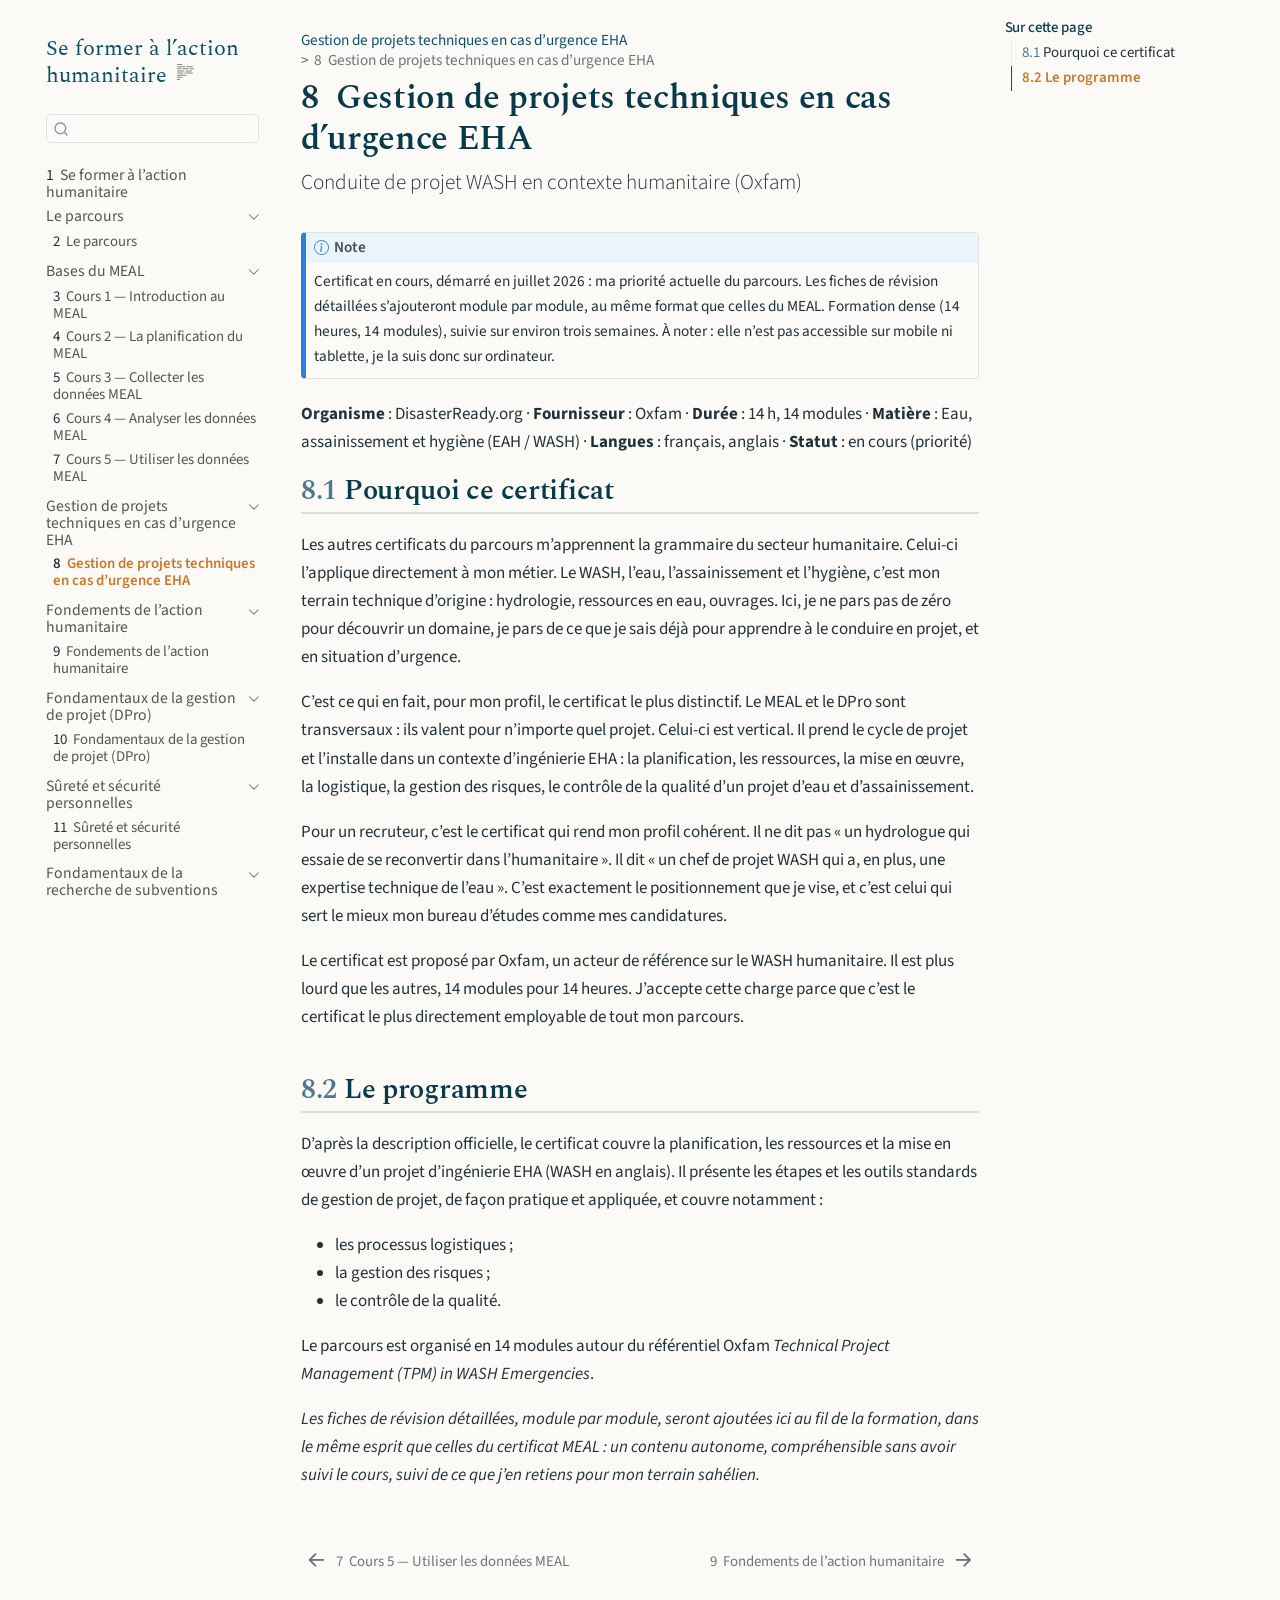
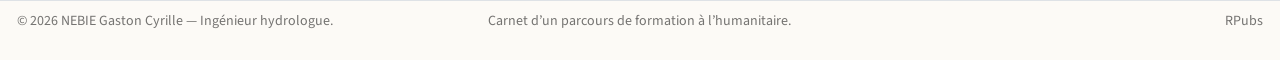
<file: docs/06_wash_tpm.html>
<!DOCTYPE html>
<html xmlns="http://www.w3.org/1999/xhtml" lang="fr" xml:lang="fr"><head>

<meta charset="utf-8">
<meta name="generator" content="quarto-1.6.42">

<meta name="viewport" content="width=device-width, initial-scale=1.0, user-scalable=yes">


<title>8&nbsp; Gestion de projets techniques en cas d’urgence EHA – Se former à l'action humanitaire</title>
<style>
code{white-space: pre-wrap;}
span.smallcaps{font-variant: small-caps;}
div.columns{display: flex; gap: min(4vw, 1.5em);}
div.column{flex: auto; overflow-x: auto;}
div.hanging-indent{margin-left: 1.5em; text-indent: -1.5em;}
ul.task-list{list-style: none;}
ul.task-list li input[type="checkbox"] {
  width: 0.8em;
  margin: 0 0.8em 0.2em -1em; /* quarto-specific, see https://github.com/quarto-dev/quarto-cli/issues/4556 */ 
  vertical-align: middle;
}
</style>


<script src="site_libs/quarto-nav/quarto-nav.js"></script>
<script src="site_libs/quarto-nav/headroom.min.js"></script>
<script src="site_libs/clipboard/clipboard.min.js"></script>
<script src="site_libs/quarto-search/autocomplete.umd.js"></script>
<script src="site_libs/quarto-search/fuse.min.js"></script>
<script src="site_libs/quarto-search/quarto-search.js"></script>
<meta name="quarto:offset" content="./">
<link href="./02_action_humanitaire.html" rel="next">
<link href="./01_meal_c5_utilisation.html" rel="prev">
<script src="site_libs/quarto-html/quarto.js"></script>
<script src="site_libs/quarto-html/popper.min.js"></script>
<script src="site_libs/quarto-html/tippy.umd.min.js"></script>
<script src="site_libs/quarto-html/anchor.min.js"></script>
<link href="site_libs/quarto-html/tippy.css" rel="stylesheet">
<link href="site_libs/quarto-html/quarto-syntax-highlighting-2f5df379a58b258e96c21c0638c20c03.css" rel="stylesheet" id="quarto-text-highlighting-styles">
<script src="site_libs/bootstrap/bootstrap.min.js"></script>
<link href="site_libs/bootstrap/bootstrap-icons.css" rel="stylesheet">
<link href="site_libs/bootstrap/bootstrap-fc1f64c0cba864bbd228f80e6de6ca9a.min.css" rel="stylesheet" append-hash="true" id="quarto-bootstrap" data-mode="light">
<script id="quarto-search-options" type="application/json">{
  "location": "sidebar",
  "copy-button": false,
  "collapse-after": 3,
  "panel-placement": "start",
  "type": "textbox",
  "limit": 50,
  "keyboard-shortcut": [
    "f",
    "/",
    "s"
  ],
  "show-item-context": false,
  "language": {
    "search-no-results-text": "Pas de résultats",
    "search-matching-documents-text": "documents trouvés",
    "search-copy-link-title": "Copier le lien vers la recherche",
    "search-hide-matches-text": "Cacher les correspondances additionnelles",
    "search-more-match-text": "correspondance de plus dans ce document",
    "search-more-matches-text": "correspondances de plus dans ce document",
    "search-clear-button-title": "Effacer",
    "search-text-placeholder": "",
    "search-detached-cancel-button-title": "Annuler",
    "search-submit-button-title": "Envoyer",
    "search-label": "Recherche"
  }
}</script>


</head>

<body class="nav-sidebar floating">

<div id="quarto-search-results"></div>
  <header id="quarto-header" class="headroom fixed-top">
  <nav class="quarto-secondary-nav">
    <div class="container-fluid d-flex">
      <button type="button" class="quarto-btn-toggle btn" data-bs-toggle="collapse" role="button" data-bs-target=".quarto-sidebar-collapse-item" aria-controls="quarto-sidebar" aria-expanded="false" aria-label="Basculer la barre latérale" onclick="if (window.quartoToggleHeadroom) { window.quartoToggleHeadroom(); }">
        <i class="bi bi-layout-text-sidebar-reverse"></i>
      </button>
        <nav class="quarto-page-breadcrumbs" aria-label="breadcrumb"><ol class="breadcrumb"><li class="breadcrumb-item"><a href="./06_wash_tpm.html">Gestion de projets techniques en cas d’urgence EHA</a></li><li class="breadcrumb-item"><a href="./06_wash_tpm.html"><span class="chapter-number">8</span>&nbsp; <span class="chapter-title">Gestion de projets techniques en cas d’urgence EHA</span></a></li></ol></nav>
        <a class="flex-grow-1" role="navigation" data-bs-toggle="collapse" data-bs-target=".quarto-sidebar-collapse-item" aria-controls="quarto-sidebar" aria-expanded="false" aria-label="Basculer la barre latérale" onclick="if (window.quartoToggleHeadroom) { window.quartoToggleHeadroom(); }">      
        </a>
      <button type="button" class="btn quarto-search-button" aria-label="Recherche" onclick="window.quartoOpenSearch();">
        <i class="bi bi-search"></i>
      </button>
    </div>
  </nav>
</header>
<!-- content -->
<div id="quarto-content" class="quarto-container page-columns page-rows-contents page-layout-article">
<!-- sidebar -->
  <nav id="quarto-sidebar" class="sidebar collapse collapse-horizontal quarto-sidebar-collapse-item sidebar-navigation floating overflow-auto">
    <div class="pt-lg-2 mt-2 text-left sidebar-header">
    <div class="sidebar-title mb-0 py-0">
      <a href="./">Se former à l’action humanitaire</a> 
        <div class="sidebar-tools-main">
  <a href="" class="quarto-reader-toggle quarto-navigation-tool px-1" onclick="window.quartoToggleReader(); return false;" title="Basculer en mode lecteur">
  <div class="quarto-reader-toggle-btn">
  <i class="bi"></i>
  </div>
</a>
</div>
    </div>
      </div>
        <div class="mt-2 flex-shrink-0 align-items-center">
        <div class="sidebar-search">
        <div id="quarto-search" class="" title="Recherche"></div>
        </div>
        </div>
    <div class="sidebar-menu-container"> 
    <ul class="list-unstyled mt-1">
        <li class="sidebar-item">
  <div class="sidebar-item-container"> 
  <a href="./index.html" class="sidebar-item-text sidebar-link">
 <span class="menu-text"><span class="chapter-number">1</span>&nbsp; <span class="chapter-title">Se former à l’action humanitaire</span></span></a>
  </div>
</li>
        <li class="sidebar-item sidebar-item-section">
      <div class="sidebar-item-container"> 
            <a class="sidebar-item-text sidebar-link text-start" data-bs-toggle="collapse" data-bs-target="#quarto-sidebar-section-1" role="navigation" aria-expanded="true">
 <span class="menu-text">Le parcours</span></a>
          <a class="sidebar-item-toggle text-start" data-bs-toggle="collapse" data-bs-target="#quarto-sidebar-section-1" role="navigation" aria-expanded="true" aria-label="Basculer la section">
            <i class="bi bi-chevron-right ms-2"></i>
          </a> 
      </div>
      <ul id="quarto-sidebar-section-1" class="collapse list-unstyled sidebar-section depth1 show">  
          <li class="sidebar-item">
  <div class="sidebar-item-container"> 
  <a href="./00_le_parcours.html" class="sidebar-item-text sidebar-link">
 <span class="menu-text"><span class="chapter-number">2</span>&nbsp; <span class="chapter-title">Le parcours</span></span></a>
  </div>
</li>
      </ul>
  </li>
        <li class="sidebar-item sidebar-item-section">
      <div class="sidebar-item-container"> 
            <a href="./01_meal.html" class="sidebar-item-text sidebar-link">
 <span class="menu-text">Bases du MEAL</span></a>
          <a class="sidebar-item-toggle text-start" data-bs-toggle="collapse" data-bs-target="#quarto-sidebar-section-2" role="navigation" aria-expanded="true" aria-label="Basculer la section">
            <i class="bi bi-chevron-right ms-2"></i>
          </a> 
      </div>
      <ul id="quarto-sidebar-section-2" class="collapse list-unstyled sidebar-section depth1 show">  
          <li class="sidebar-item">
  <div class="sidebar-item-container"> 
  <a href="./01_meal_c1_introduction.html" class="sidebar-item-text sidebar-link">
 <span class="menu-text"><span class="chapter-number">3</span>&nbsp; <span class="chapter-title">Cours 1 — Introduction au MEAL</span></span></a>
  </div>
</li>
          <li class="sidebar-item">
  <div class="sidebar-item-container"> 
  <a href="./01_meal_c2_planification.html" class="sidebar-item-text sidebar-link">
 <span class="menu-text"><span class="chapter-number">4</span>&nbsp; <span class="chapter-title">Cours 2 — La planification du MEAL</span></span></a>
  </div>
</li>
          <li class="sidebar-item">
  <div class="sidebar-item-container"> 
  <a href="./01_meal_c3_collecte.html" class="sidebar-item-text sidebar-link">
 <span class="menu-text"><span class="chapter-number">5</span>&nbsp; <span class="chapter-title">Cours 3 — Collecter les données MEAL</span></span></a>
  </div>
</li>
          <li class="sidebar-item">
  <div class="sidebar-item-container"> 
  <a href="./01_meal_c4_analyse.html" class="sidebar-item-text sidebar-link">
 <span class="menu-text"><span class="chapter-number">6</span>&nbsp; <span class="chapter-title">Cours 4 — Analyser les données MEAL</span></span></a>
  </div>
</li>
          <li class="sidebar-item">
  <div class="sidebar-item-container"> 
  <a href="./01_meal_c5_utilisation.html" class="sidebar-item-text sidebar-link">
 <span class="menu-text"><span class="chapter-number">7</span>&nbsp; <span class="chapter-title">Cours 5 — Utiliser les données MEAL</span></span></a>
  </div>
</li>
      </ul>
  </li>
        <li class="sidebar-item sidebar-item-section">
      <div class="sidebar-item-container"> 
            <a class="sidebar-item-text sidebar-link text-start" data-bs-toggle="collapse" data-bs-target="#quarto-sidebar-section-3" role="navigation" aria-expanded="true">
 <span class="menu-text">Gestion de projets techniques en cas d’urgence EHA</span></a>
          <a class="sidebar-item-toggle text-start" data-bs-toggle="collapse" data-bs-target="#quarto-sidebar-section-3" role="navigation" aria-expanded="true" aria-label="Basculer la section">
            <i class="bi bi-chevron-right ms-2"></i>
          </a> 
      </div>
      <ul id="quarto-sidebar-section-3" class="collapse list-unstyled sidebar-section depth1 show">  
          <li class="sidebar-item">
  <div class="sidebar-item-container"> 
  <a href="./06_wash_tpm.html" class="sidebar-item-text sidebar-link active">
 <span class="menu-text"><span class="chapter-number">8</span>&nbsp; <span class="chapter-title">Gestion de projets techniques en cas d’urgence EHA</span></span></a>
  </div>
</li>
      </ul>
  </li>
        <li class="sidebar-item sidebar-item-section">
      <div class="sidebar-item-container"> 
            <a class="sidebar-item-text sidebar-link text-start" data-bs-toggle="collapse" data-bs-target="#quarto-sidebar-section-4" role="navigation" aria-expanded="true">
 <span class="menu-text">Fondements de l’action humanitaire</span></a>
          <a class="sidebar-item-toggle text-start" data-bs-toggle="collapse" data-bs-target="#quarto-sidebar-section-4" role="navigation" aria-expanded="true" aria-label="Basculer la section">
            <i class="bi bi-chevron-right ms-2"></i>
          </a> 
      </div>
      <ul id="quarto-sidebar-section-4" class="collapse list-unstyled sidebar-section depth1 show">  
          <li class="sidebar-item">
  <div class="sidebar-item-container"> 
  <a href="./02_action_humanitaire.html" class="sidebar-item-text sidebar-link">
 <span class="menu-text"><span class="chapter-number">9</span>&nbsp; <span class="chapter-title">Fondements de l’action humanitaire</span></span></a>
  </div>
</li>
      </ul>
  </li>
        <li class="sidebar-item sidebar-item-section">
      <div class="sidebar-item-container"> 
            <a class="sidebar-item-text sidebar-link text-start" data-bs-toggle="collapse" data-bs-target="#quarto-sidebar-section-5" role="navigation" aria-expanded="true">
 <span class="menu-text">Fondamentaux de la gestion de projet (DPro)</span></a>
          <a class="sidebar-item-toggle text-start" data-bs-toggle="collapse" data-bs-target="#quarto-sidebar-section-5" role="navigation" aria-expanded="true" aria-label="Basculer la section">
            <i class="bi bi-chevron-right ms-2"></i>
          </a> 
      </div>
      <ul id="quarto-sidebar-section-5" class="collapse list-unstyled sidebar-section depth1 show">  
          <li class="sidebar-item">
  <div class="sidebar-item-container"> 
  <a href="./03_gestion_projet.html" class="sidebar-item-text sidebar-link">
 <span class="menu-text"><span class="chapter-number">10</span>&nbsp; <span class="chapter-title">Fondamentaux de la gestion de projet (DPro)</span></span></a>
  </div>
</li>
      </ul>
  </li>
        <li class="sidebar-item sidebar-item-section">
      <div class="sidebar-item-container"> 
            <a class="sidebar-item-text sidebar-link text-start" data-bs-toggle="collapse" data-bs-target="#quarto-sidebar-section-6" role="navigation" aria-expanded="true">
 <span class="menu-text">Sûreté et sécurité personnelles</span></a>
          <a class="sidebar-item-toggle text-start" data-bs-toggle="collapse" data-bs-target="#quarto-sidebar-section-6" role="navigation" aria-expanded="true" aria-label="Basculer la section">
            <i class="bi bi-chevron-right ms-2"></i>
          </a> 
      </div>
      <ul id="quarto-sidebar-section-6" class="collapse list-unstyled sidebar-section depth1 show">  
          <li class="sidebar-item">
  <div class="sidebar-item-container"> 
  <a href="./04_surete_securite.html" class="sidebar-item-text sidebar-link">
 <span class="menu-text"><span class="chapter-number">11</span>&nbsp; <span class="chapter-title">Sûreté et sécurité personnelles</span></span></a>
  </div>
</li>
      </ul>
  </li>
        <li class="sidebar-item sidebar-item-section">
      <div class="sidebar-item-container"> 
            <a class="sidebar-item-text sidebar-link text-start" data-bs-toggle="collapse" data-bs-target="#quarto-sidebar-section-7" role="navigation" aria-expanded="true">
 <span class="menu-text">Fondamentaux de la recherche de subventions</span></a>
          <a class="sidebar-item-toggle text-start" data-bs-toggle="collapse" data-bs-target="#quarto-sidebar-section-7" role="navigation" aria-expanded="true" aria-label="Basculer la section">
            <i class="bi bi-chevron-right ms-2"></i>
          </a> 
      </div>
      <ul id="quarto-sidebar-section-7" class="collapse list-unstyled sidebar-section depth1 show">  
          <li class="sidebar-item">
  <div class="sidebar-item-container"> 
  <a href="./05_recherche_subventions.html" class="sidebar-item-text sidebar-link">
 <span class="menu-text"><span class="chapter-number">12</span>&nbsp; <span class="chapter-title">Fondamentaux de la recherche de subventions</span></span></a>
  </div>
</li>
      </ul>
  </li>
    </ul>
    </div>
</nav>
<div id="quarto-sidebar-glass" class="quarto-sidebar-collapse-item" data-bs-toggle="collapse" data-bs-target=".quarto-sidebar-collapse-item"></div>
<!-- margin-sidebar -->
    <div id="quarto-margin-sidebar" class="sidebar margin-sidebar">
        <nav id="TOC" role="doc-toc" class="toc-active">
    <h2 id="toc-title">Sur cette page</h2>
   
  <ul>
  <li><a href="#pourquoi-ce-certificat" id="toc-pourquoi-ce-certificat" class="nav-link active" data-scroll-target="#pourquoi-ce-certificat"><span class="header-section-number">8.1</span> Pourquoi ce certificat</a></li>
  <li><a href="#le-programme" id="toc-le-programme" class="nav-link" data-scroll-target="#le-programme"><span class="header-section-number">8.2</span> Le programme</a></li>
  </ul>
</nav>
    </div>
<!-- main -->
<main class="content" id="quarto-document-content">

<header id="title-block-header" class="quarto-title-block default"><nav class="quarto-page-breadcrumbs quarto-title-breadcrumbs d-none d-lg-block" aria-label="breadcrumb"><ol class="breadcrumb"><li class="breadcrumb-item"><a href="./06_wash_tpm.html">Gestion de projets techniques en cas d’urgence EHA</a></li><li class="breadcrumb-item"><a href="./06_wash_tpm.html"><span class="chapter-number">8</span>&nbsp; <span class="chapter-title">Gestion de projets techniques en cas d’urgence EHA</span></a></li></ol></nav>
<div class="quarto-title">
<h1 class="title"><span class="chapter-number">8</span>&nbsp; <span class="chapter-title">Gestion de projets techniques en cas d’urgence EHA</span></h1>
<p class="subtitle lead">Conduite de projet WASH en contexte humanitaire (Oxfam)</p>
</div>



<div class="quarto-title-meta">

    
  
    
  </div>
  


</header>


<div class="callout callout-style-default callout-note callout-titled">
<div class="callout-header d-flex align-content-center">
<div class="callout-icon-container">
<i class="callout-icon"></i>
</div>
<div class="callout-title-container flex-fill">
Note
</div>
</div>
<div class="callout-body-container callout-body">
<p>Certificat en cours, démarré en juillet 2026 : ma priorité actuelle du parcours. Les fiches de révision détaillées s’ajouteront module par module, au même format que celles du MEAL. Formation dense (14 heures, 14 modules), suivie sur environ trois semaines. À noter : elle n’est pas accessible sur mobile ni tablette, je la suis donc sur ordinateur.</p>
</div>
</div>
<p><strong>Organisme</strong> : DisasterReady.org · <strong>Fournisseur</strong> : Oxfam · <strong>Durée</strong> : 14 h, 14 modules · <strong>Matière</strong> : Eau, assainissement et hygiène (EAH / WASH) · <strong>Langues</strong> : français, anglais · <strong>Statut</strong> : en cours (priorité)</p>
<section id="pourquoi-ce-certificat" class="level2" data-number="8.1">
<h2 data-number="8.1" class="anchored" data-anchor-id="pourquoi-ce-certificat"><span class="header-section-number">8.1</span> Pourquoi ce certificat</h2>
<p>Les autres certificats du parcours m’apprennent la grammaire du secteur humanitaire. Celui-ci l’applique directement à mon métier. Le WASH, l’eau, l’assainissement et l’hygiène, c’est mon terrain technique d’origine : hydrologie, ressources en eau, ouvrages. Ici, je ne pars pas de zéro pour découvrir un domaine, je pars de ce que je sais déjà pour apprendre à le conduire en projet, et en situation d’urgence.</p>
<p>C’est ce qui en fait, pour mon profil, le certificat le plus distinctif. Le MEAL et le DPro sont transversaux : ils valent pour n’importe quel projet. Celui-ci est vertical. Il prend le cycle de projet et l’installe dans un contexte d’ingénierie EHA : la planification, les ressources, la mise en œuvre, la logistique, la gestion des risques, le contrôle de la qualité d’un projet d’eau et d’assainissement.</p>
<p>Pour un recruteur, c’est le certificat qui rend mon profil cohérent. Il ne dit pas « un hydrologue qui essaie de se reconvertir dans l’humanitaire ». Il dit « un chef de projet WASH qui a, en plus, une expertise technique de l’eau ». C’est exactement le positionnement que je vise, et c’est celui qui sert le mieux mon bureau d’études comme mes candidatures.</p>
<p>Le certificat est proposé par Oxfam, un acteur de référence sur le WASH humanitaire. Il est plus lourd que les autres, 14 modules pour 14 heures. J’accepte cette charge parce que c’est le certificat le plus directement employable de tout mon parcours.</p>
</section>
<section id="le-programme" class="level2" data-number="8.2">
<h2 data-number="8.2" class="anchored" data-anchor-id="le-programme"><span class="header-section-number">8.2</span> Le programme</h2>
<p>D’après la description officielle, le certificat couvre la planification, les ressources et la mise en œuvre d’un projet d’ingénierie EHA (WASH en anglais). Il présente les étapes et les outils standards de gestion de projet, de façon pratique et appliquée, et couvre notamment :</p>
<ul>
<li>les processus logistiques ;</li>
<li>la gestion des risques ;</li>
<li>le contrôle de la qualité.</li>
</ul>
<p>Le parcours est organisé en 14 modules autour du référentiel Oxfam <em>Technical Project Management (TPM) in WASH Emergencies</em>.</p>
<p><em>Les fiches de révision détaillées, module par module, seront ajoutées ici au fil de la formation, dans le même esprit que celles du certificat MEAL : un contenu autonome, compréhensible sans avoir suivi le cours, suivi de ce que j’en retiens pour mon terrain sahélien.</em></p>


</section>

</main> <!-- /main -->
<script id="quarto-html-after-body" type="application/javascript">
window.document.addEventListener("DOMContentLoaded", function (event) {
  const toggleBodyColorMode = (bsSheetEl) => {
    const mode = bsSheetEl.getAttribute("data-mode");
    const bodyEl = window.document.querySelector("body");
    if (mode === "dark") {
      bodyEl.classList.add("quarto-dark");
      bodyEl.classList.remove("quarto-light");
    } else {
      bodyEl.classList.add("quarto-light");
      bodyEl.classList.remove("quarto-dark");
    }
  }
  const toggleBodyColorPrimary = () => {
    const bsSheetEl = window.document.querySelector("link#quarto-bootstrap");
    if (bsSheetEl) {
      toggleBodyColorMode(bsSheetEl);
    }
  }
  toggleBodyColorPrimary();  
  const icon = "";
  const anchorJS = new window.AnchorJS();
  anchorJS.options = {
    placement: 'right',
    icon: icon
  };
  anchorJS.add('.anchored');
  const isCodeAnnotation = (el) => {
    for (const clz of el.classList) {
      if (clz.startsWith('code-annotation-')) {                     
        return true;
      }
    }
    return false;
  }
  const onCopySuccess = function(e) {
    // button target
    const button = e.trigger;
    // don't keep focus
    button.blur();
    // flash "checked"
    button.classList.add('code-copy-button-checked');
    var currentTitle = button.getAttribute("title");
    button.setAttribute("title", "Copié");
    let tooltip;
    if (window.bootstrap) {
      button.setAttribute("data-bs-toggle", "tooltip");
      button.setAttribute("data-bs-placement", "left");
      button.setAttribute("data-bs-title", "Copié");
      tooltip = new bootstrap.Tooltip(button, 
        { trigger: "manual", 
          customClass: "code-copy-button-tooltip",
          offset: [0, -8]});
      tooltip.show();    
    }
    setTimeout(function() {
      if (tooltip) {
        tooltip.hide();
        button.removeAttribute("data-bs-title");
        button.removeAttribute("data-bs-toggle");
        button.removeAttribute("data-bs-placement");
      }
      button.setAttribute("title", currentTitle);
      button.classList.remove('code-copy-button-checked');
    }, 1000);
    // clear code selection
    e.clearSelection();
  }
  const getTextToCopy = function(trigger) {
      const codeEl = trigger.previousElementSibling.cloneNode(true);
      for (const childEl of codeEl.children) {
        if (isCodeAnnotation(childEl)) {
          childEl.remove();
        }
      }
      return codeEl.innerText;
  }
  const clipboard = new window.ClipboardJS('.code-copy-button:not([data-in-quarto-modal])', {
    text: getTextToCopy
  });
  clipboard.on('success', onCopySuccess);
  if (window.document.getElementById('quarto-embedded-source-code-modal')) {
    const clipboardModal = new window.ClipboardJS('.code-copy-button[data-in-quarto-modal]', {
      text: getTextToCopy,
      container: window.document.getElementById('quarto-embedded-source-code-modal')
    });
    clipboardModal.on('success', onCopySuccess);
  }
    var localhostRegex = new RegExp(/^(?:http|https):\/\/localhost\:?[0-9]*\//);
    var mailtoRegex = new RegExp(/^mailto:/);
      var filterRegex = new RegExp('/' + window.location.host + '/');
    var isInternal = (href) => {
        return filterRegex.test(href) || localhostRegex.test(href) || mailtoRegex.test(href);
    }
    // Inspect non-navigation links and adorn them if external
 	var links = window.document.querySelectorAll('a[href]:not(.nav-link):not(.navbar-brand):not(.toc-action):not(.sidebar-link):not(.sidebar-item-toggle):not(.pagination-link):not(.no-external):not([aria-hidden]):not(.dropdown-item):not(.quarto-navigation-tool):not(.about-link)');
    for (var i=0; i<links.length; i++) {
      const link = links[i];
      if (!isInternal(link.href)) {
        // undo the damage that might have been done by quarto-nav.js in the case of
        // links that we want to consider external
        if (link.dataset.originalHref !== undefined) {
          link.href = link.dataset.originalHref;
        }
      }
    }
  function tippyHover(el, contentFn, onTriggerFn, onUntriggerFn) {
    const config = {
      allowHTML: true,
      maxWidth: 500,
      delay: 100,
      arrow: false,
      appendTo: function(el) {
          return el.parentElement;
      },
      interactive: true,
      interactiveBorder: 10,
      theme: 'quarto',
      placement: 'bottom-start',
    };
    if (contentFn) {
      config.content = contentFn;
    }
    if (onTriggerFn) {
      config.onTrigger = onTriggerFn;
    }
    if (onUntriggerFn) {
      config.onUntrigger = onUntriggerFn;
    }
    window.tippy(el, config); 
  }
  const noterefs = window.document.querySelectorAll('a[role="doc-noteref"]');
  for (var i=0; i<noterefs.length; i++) {
    const ref = noterefs[i];
    tippyHover(ref, function() {
      // use id or data attribute instead here
      let href = ref.getAttribute('data-footnote-href') || ref.getAttribute('href');
      try { href = new URL(href).hash; } catch {}
      const id = href.replace(/^#\/?/, "");
      const note = window.document.getElementById(id);
      if (note) {
        return note.innerHTML;
      } else {
        return "";
      }
    });
  }
  const xrefs = window.document.querySelectorAll('a.quarto-xref');
  const processXRef = (id, note) => {
    // Strip column container classes
    const stripColumnClz = (el) => {
      el.classList.remove("page-full", "page-columns");
      if (el.children) {
        for (const child of el.children) {
          stripColumnClz(child);
        }
      }
    }
    stripColumnClz(note)
    if (id === null || id.startsWith('sec-')) {
      // Special case sections, only their first couple elements
      const container = document.createElement("div");
      if (note.children && note.children.length > 2) {
        container.appendChild(note.children[0].cloneNode(true));
        for (let i = 1; i < note.children.length; i++) {
          const child = note.children[i];
          if (child.tagName === "P" && child.innerText === "") {
            continue;
          } else {
            container.appendChild(child.cloneNode(true));
            break;
          }
        }
        if (window.Quarto?.typesetMath) {
          window.Quarto.typesetMath(container);
        }
        return container.innerHTML
      } else {
        if (window.Quarto?.typesetMath) {
          window.Quarto.typesetMath(note);
        }
        return note.innerHTML;
      }
    } else {
      // Remove any anchor links if they are present
      const anchorLink = note.querySelector('a.anchorjs-link');
      if (anchorLink) {
        anchorLink.remove();
      }
      if (window.Quarto?.typesetMath) {
        window.Quarto.typesetMath(note);
      }
      if (note.classList.contains("callout")) {
        return note.outerHTML;
      } else {
        return note.innerHTML;
      }
    }
  }
  for (var i=0; i<xrefs.length; i++) {
    const xref = xrefs[i];
    tippyHover(xref, undefined, function(instance) {
      instance.disable();
      let url = xref.getAttribute('href');
      let hash = undefined; 
      if (url.startsWith('#')) {
        hash = url;
      } else {
        try { hash = new URL(url).hash; } catch {}
      }
      if (hash) {
        const id = hash.replace(/^#\/?/, "");
        const note = window.document.getElementById(id);
        if (note !== null) {
          try {
            const html = processXRef(id, note.cloneNode(true));
            instance.setContent(html);
          } finally {
            instance.enable();
            instance.show();
          }
        } else {
          // See if we can fetch this
          fetch(url.split('#')[0])
          .then(res => res.text())
          .then(html => {
            const parser = new DOMParser();
            const htmlDoc = parser.parseFromString(html, "text/html");
            const note = htmlDoc.getElementById(id);
            if (note !== null) {
              const html = processXRef(id, note);
              instance.setContent(html);
            } 
          }).finally(() => {
            instance.enable();
            instance.show();
          });
        }
      } else {
        // See if we can fetch a full url (with no hash to target)
        // This is a special case and we should probably do some content thinning / targeting
        fetch(url)
        .then(res => res.text())
        .then(html => {
          const parser = new DOMParser();
          const htmlDoc = parser.parseFromString(html, "text/html");
          const note = htmlDoc.querySelector('main.content');
          if (note !== null) {
            // This should only happen for chapter cross references
            // (since there is no id in the URL)
            // remove the first header
            if (note.children.length > 0 && note.children[0].tagName === "HEADER") {
              note.children[0].remove();
            }
            const html = processXRef(null, note);
            instance.setContent(html);
          } 
        }).finally(() => {
          instance.enable();
          instance.show();
        });
      }
    }, function(instance) {
    });
  }
      let selectedAnnoteEl;
      const selectorForAnnotation = ( cell, annotation) => {
        let cellAttr = 'data-code-cell="' + cell + '"';
        let lineAttr = 'data-code-annotation="' +  annotation + '"';
        const selector = 'span[' + cellAttr + '][' + lineAttr + ']';
        return selector;
      }
      const selectCodeLines = (annoteEl) => {
        const doc = window.document;
        const targetCell = annoteEl.getAttribute("data-target-cell");
        const targetAnnotation = annoteEl.getAttribute("data-target-annotation");
        const annoteSpan = window.document.querySelector(selectorForAnnotation(targetCell, targetAnnotation));
        const lines = annoteSpan.getAttribute("data-code-lines").split(",");
        const lineIds = lines.map((line) => {
          return targetCell + "-" + line;
        })
        let top = null;
        let height = null;
        let parent = null;
        if (lineIds.length > 0) {
            //compute the position of the single el (top and bottom and make a div)
            const el = window.document.getElementById(lineIds[0]);
            top = el.offsetTop;
            height = el.offsetHeight;
            parent = el.parentElement.parentElement;
          if (lineIds.length > 1) {
            const lastEl = window.document.getElementById(lineIds[lineIds.length - 1]);
            const bottom = lastEl.offsetTop + lastEl.offsetHeight;
            height = bottom - top;
          }
          if (top !== null && height !== null && parent !== null) {
            // cook up a div (if necessary) and position it 
            let div = window.document.getElementById("code-annotation-line-highlight");
            if (div === null) {
              div = window.document.createElement("div");
              div.setAttribute("id", "code-annotation-line-highlight");
              div.style.position = 'absolute';
              parent.appendChild(div);
            }
            div.style.top = top - 2 + "px";
            div.style.height = height + 4 + "px";
            div.style.left = 0;
            let gutterDiv = window.document.getElementById("code-annotation-line-highlight-gutter");
            if (gutterDiv === null) {
              gutterDiv = window.document.createElement("div");
              gutterDiv.setAttribute("id", "code-annotation-line-highlight-gutter");
              gutterDiv.style.position = 'absolute';
              const codeCell = window.document.getElementById(targetCell);
              const gutter = codeCell.querySelector('.code-annotation-gutter');
              gutter.appendChild(gutterDiv);
            }
            gutterDiv.style.top = top - 2 + "px";
            gutterDiv.style.height = height + 4 + "px";
          }
          selectedAnnoteEl = annoteEl;
        }
      };
      const unselectCodeLines = () => {
        const elementsIds = ["code-annotation-line-highlight", "code-annotation-line-highlight-gutter"];
        elementsIds.forEach((elId) => {
          const div = window.document.getElementById(elId);
          if (div) {
            div.remove();
          }
        });
        selectedAnnoteEl = undefined;
      };
        // Handle positioning of the toggle
    window.addEventListener(
      "resize",
      throttle(() => {
        elRect = undefined;
        if (selectedAnnoteEl) {
          selectCodeLines(selectedAnnoteEl);
        }
      }, 10)
    );
    function throttle(fn, ms) {
    let throttle = false;
    let timer;
      return (...args) => {
        if(!throttle) { // first call gets through
            fn.apply(this, args);
            throttle = true;
        } else { // all the others get throttled
            if(timer) clearTimeout(timer); // cancel #2
            timer = setTimeout(() => {
              fn.apply(this, args);
              timer = throttle = false;
            }, ms);
        }
      };
    }
      // Attach click handler to the DT
      const annoteDls = window.document.querySelectorAll('dt[data-target-cell]');
      for (const annoteDlNode of annoteDls) {
        annoteDlNode.addEventListener('click', (event) => {
          const clickedEl = event.target;
          if (clickedEl !== selectedAnnoteEl) {
            unselectCodeLines();
            const activeEl = window.document.querySelector('dt[data-target-cell].code-annotation-active');
            if (activeEl) {
              activeEl.classList.remove('code-annotation-active');
            }
            selectCodeLines(clickedEl);
            clickedEl.classList.add('code-annotation-active');
          } else {
            // Unselect the line
            unselectCodeLines();
            clickedEl.classList.remove('code-annotation-active');
          }
        });
      }
  const findCites = (el) => {
    const parentEl = el.parentElement;
    if (parentEl) {
      const cites = parentEl.dataset.cites;
      if (cites) {
        return {
          el,
          cites: cites.split(' ')
        };
      } else {
        return findCites(el.parentElement)
      }
    } else {
      return undefined;
    }
  };
  var bibliorefs = window.document.querySelectorAll('a[role="doc-biblioref"]');
  for (var i=0; i<bibliorefs.length; i++) {
    const ref = bibliorefs[i];
    const citeInfo = findCites(ref);
    if (citeInfo) {
      tippyHover(citeInfo.el, function() {
        var popup = window.document.createElement('div');
        citeInfo.cites.forEach(function(cite) {
          var citeDiv = window.document.createElement('div');
          citeDiv.classList.add('hanging-indent');
          citeDiv.classList.add('csl-entry');
          var biblioDiv = window.document.getElementById('ref-' + cite);
          if (biblioDiv) {
            citeDiv.innerHTML = biblioDiv.innerHTML;
          }
          popup.appendChild(citeDiv);
        });
        return popup.innerHTML;
      });
    }
  }
});
</script>
<nav class="page-navigation">
  <div class="nav-page nav-page-previous">
      <a href="./01_meal_c5_utilisation.html" class="pagination-link" aria-label="Cours 5 — Utiliser les données MEAL">
        <i class="bi bi-arrow-left-short"></i> <span class="nav-page-text"><span class="chapter-number">7</span>&nbsp; <span class="chapter-title">Cours 5 — Utiliser les données MEAL</span></span>
      </a>          
  </div>
  <div class="nav-page nav-page-next">
      <a href="./02_action_humanitaire.html" class="pagination-link" aria-label="Fondements de l'action humanitaire">
        <span class="nav-page-text"><span class="chapter-number">9</span>&nbsp; <span class="chapter-title">Fondements de l’action humanitaire</span></span> <i class="bi bi-arrow-right-short"></i>
      </a>
  </div>
</nav>
</div> <!-- /content -->
<footer class="footer">
  <div class="nav-footer">
    <div class="nav-footer-left">
<p>© 2026 NEBIE Gaston Cyrille — Ingénieur hydrologue.</p>
</div>   
    <div class="nav-footer-center">
<p>Carnet d’un parcours de formation à l’humanitaire.</p>
</div>
    <div class="nav-footer-right">
<p><a href="https://rpubs.com/nebiegc">RPubs</a></p>
</div>
  </div>
</footer>




</body></html>
</file>
<file: docs/site_libs/quarto-html/tippy.css>
.tippy-box[data-animation=fade][data-state=hidden]{opacity:0}[data-tippy-root]{max-width:calc(100vw - 10px)}.tippy-box{position:relative;background-color:#333;color:#fff;border-radius:4px;font-size:14px;line-height:1.4;white-space:normal;outline:0;transition-property:transform,visibility,opacity}.tippy-box[data-placement^=top]>.tippy-arrow{bottom:0}.tippy-box[data-placement^=top]>.tippy-arrow:before{bottom:-7px;left:0;border-width:8px 8px 0;border-top-color:initial;transform-origin:center top}.tippy-box[data-placement^=bottom]>.tippy-arrow{top:0}.tippy-box[data-placement^=bottom]>.tippy-arrow:before{top:-7px;left:0;border-width:0 8px 8px;border-bottom-color:initial;transform-origin:center bottom}.tippy-box[data-placement^=left]>.tippy-arrow{right:0}.tippy-box[data-placement^=left]>.tippy-arrow:before{border-width:8px 0 8px 8px;border-left-color:initial;right:-7px;transform-origin:center left}.tippy-box[data-placement^=right]>.tippy-arrow{left:0}.tippy-box[data-placement^=right]>.tippy-arrow:before{left:-7px;border-width:8px 8px 8px 0;border-right-color:initial;transform-origin:center right}.tippy-box[data-inertia][data-state=visible]{transition-timing-function:cubic-bezier(.54,1.5,.38,1.11)}.tippy-arrow{width:16px;height:16px;color:#333}.tippy-arrow:before{content:"";position:absolute;border-color:transparent;border-style:solid}.tippy-content{position:relative;padding:5px 9px;z-index:1}
</file>
<file: docs/site_libs/quarto-html/quarto-syntax-highlighting-2f5df379a58b258e96c21c0638c20c03.css>
/* quarto syntax highlight colors */
:root {
  --quarto-hl-ot-color: #003B4F;
  --quarto-hl-at-color: #657422;
  --quarto-hl-ss-color: #20794D;
  --quarto-hl-an-color: #5E5E5E;
  --quarto-hl-fu-color: #4758AB;
  --quarto-hl-st-color: #20794D;
  --quarto-hl-cf-color: #003B4F;
  --quarto-hl-op-color: #5E5E5E;
  --quarto-hl-er-color: #AD0000;
  --quarto-hl-bn-color: #AD0000;
  --quarto-hl-al-color: #AD0000;
  --quarto-hl-va-color: #111111;
  --quarto-hl-bu-color: inherit;
  --quarto-hl-ex-color: inherit;
  --quarto-hl-pp-color: #AD0000;
  --quarto-hl-in-color: #5E5E5E;
  --quarto-hl-vs-color: #20794D;
  --quarto-hl-wa-color: #5E5E5E;
  --quarto-hl-do-color: #5E5E5E;
  --quarto-hl-im-color: #00769E;
  --quarto-hl-ch-color: #20794D;
  --quarto-hl-dt-color: #AD0000;
  --quarto-hl-fl-color: #AD0000;
  --quarto-hl-co-color: #5E5E5E;
  --quarto-hl-cv-color: #5E5E5E;
  --quarto-hl-cn-color: #8f5902;
  --quarto-hl-sc-color: #5E5E5E;
  --quarto-hl-dv-color: #AD0000;
  --quarto-hl-kw-color: #003B4F;
}

/* other quarto variables */
:root {
  --quarto-font-monospace: SFMono-Regular, Menlo, Monaco, Consolas, "Liberation Mono", "Courier New", monospace;
}

pre > code.sourceCode > span {
  color: #003B4F;
}

code span {
  color: #003B4F;
}

code.sourceCode > span {
  color: #003B4F;
}

div.sourceCode,
div.sourceCode pre.sourceCode {
  color: #003B4F;
}

code span.ot {
  color: #003B4F;
  font-style: inherit;
}

code span.at {
  color: #657422;
  font-style: inherit;
}

code span.ss {
  color: #20794D;
  font-style: inherit;
}

code span.an {
  color: #5E5E5E;
  font-style: inherit;
}

code span.fu {
  color: #4758AB;
  font-style: inherit;
}

code span.st {
  color: #20794D;
  font-style: inherit;
}

code span.cf {
  color: #003B4F;
  font-weight: bold;
  font-style: inherit;
}

code span.op {
  color: #5E5E5E;
  font-style: inherit;
}

code span.er {
  color: #AD0000;
  font-style: inherit;
}

code span.bn {
  color: #AD0000;
  font-style: inherit;
}

code span.al {
  color: #AD0000;
  font-style: inherit;
}

code span.va {
  color: #111111;
  font-style: inherit;
}

code span.bu {
  font-style: inherit;
}

code span.ex {
  font-style: inherit;
}

code span.pp {
  color: #AD0000;
  font-style: inherit;
}

code span.in {
  color: #5E5E5E;
  font-style: inherit;
}

code span.vs {
  color: #20794D;
  font-style: inherit;
}

code span.wa {
  color: #5E5E5E;
  font-style: italic;
}

code span.do {
  color: #5E5E5E;
  font-style: italic;
}

code span.im {
  color: #00769E;
  font-style: inherit;
}

code span.ch {
  color: #20794D;
  font-style: inherit;
}

code span.dt {
  color: #AD0000;
  font-style: inherit;
}

code span.fl {
  color: #AD0000;
  font-style: inherit;
}

code span.co {
  color: #5E5E5E;
  font-style: inherit;
}

code span.cv {
  color: #5E5E5E;
  font-style: italic;
}

code span.cn {
  color: #8f5902;
  font-style: inherit;
}

code span.sc {
  color: #5E5E5E;
  font-style: inherit;
}

code span.dv {
  color: #AD0000;
  font-style: inherit;
}

code span.kw {
  color: #003B4F;
  font-weight: bold;
  font-style: inherit;
}

.prevent-inlining {
  content: "</";
}

/*# sourceMappingURL=35eb38a806ee71ea6d2563be2308c832.css.map */
</file>
